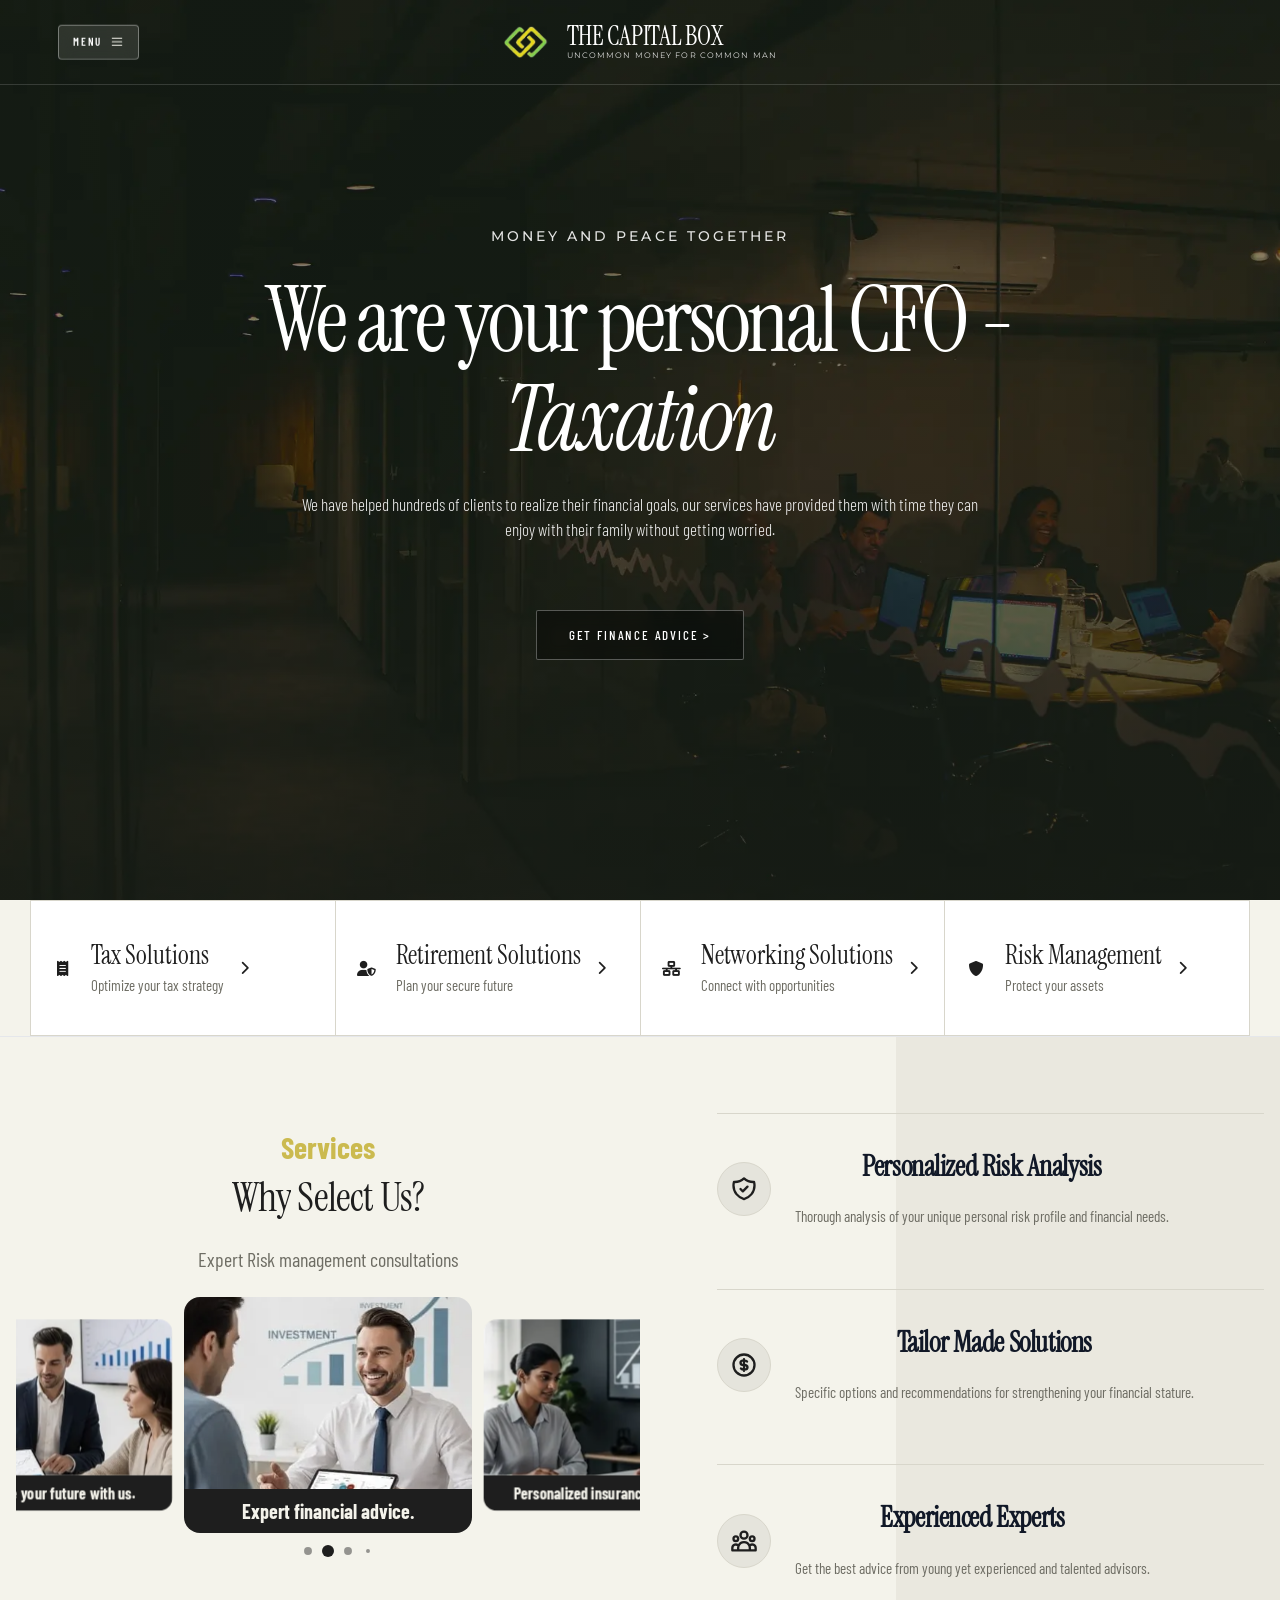
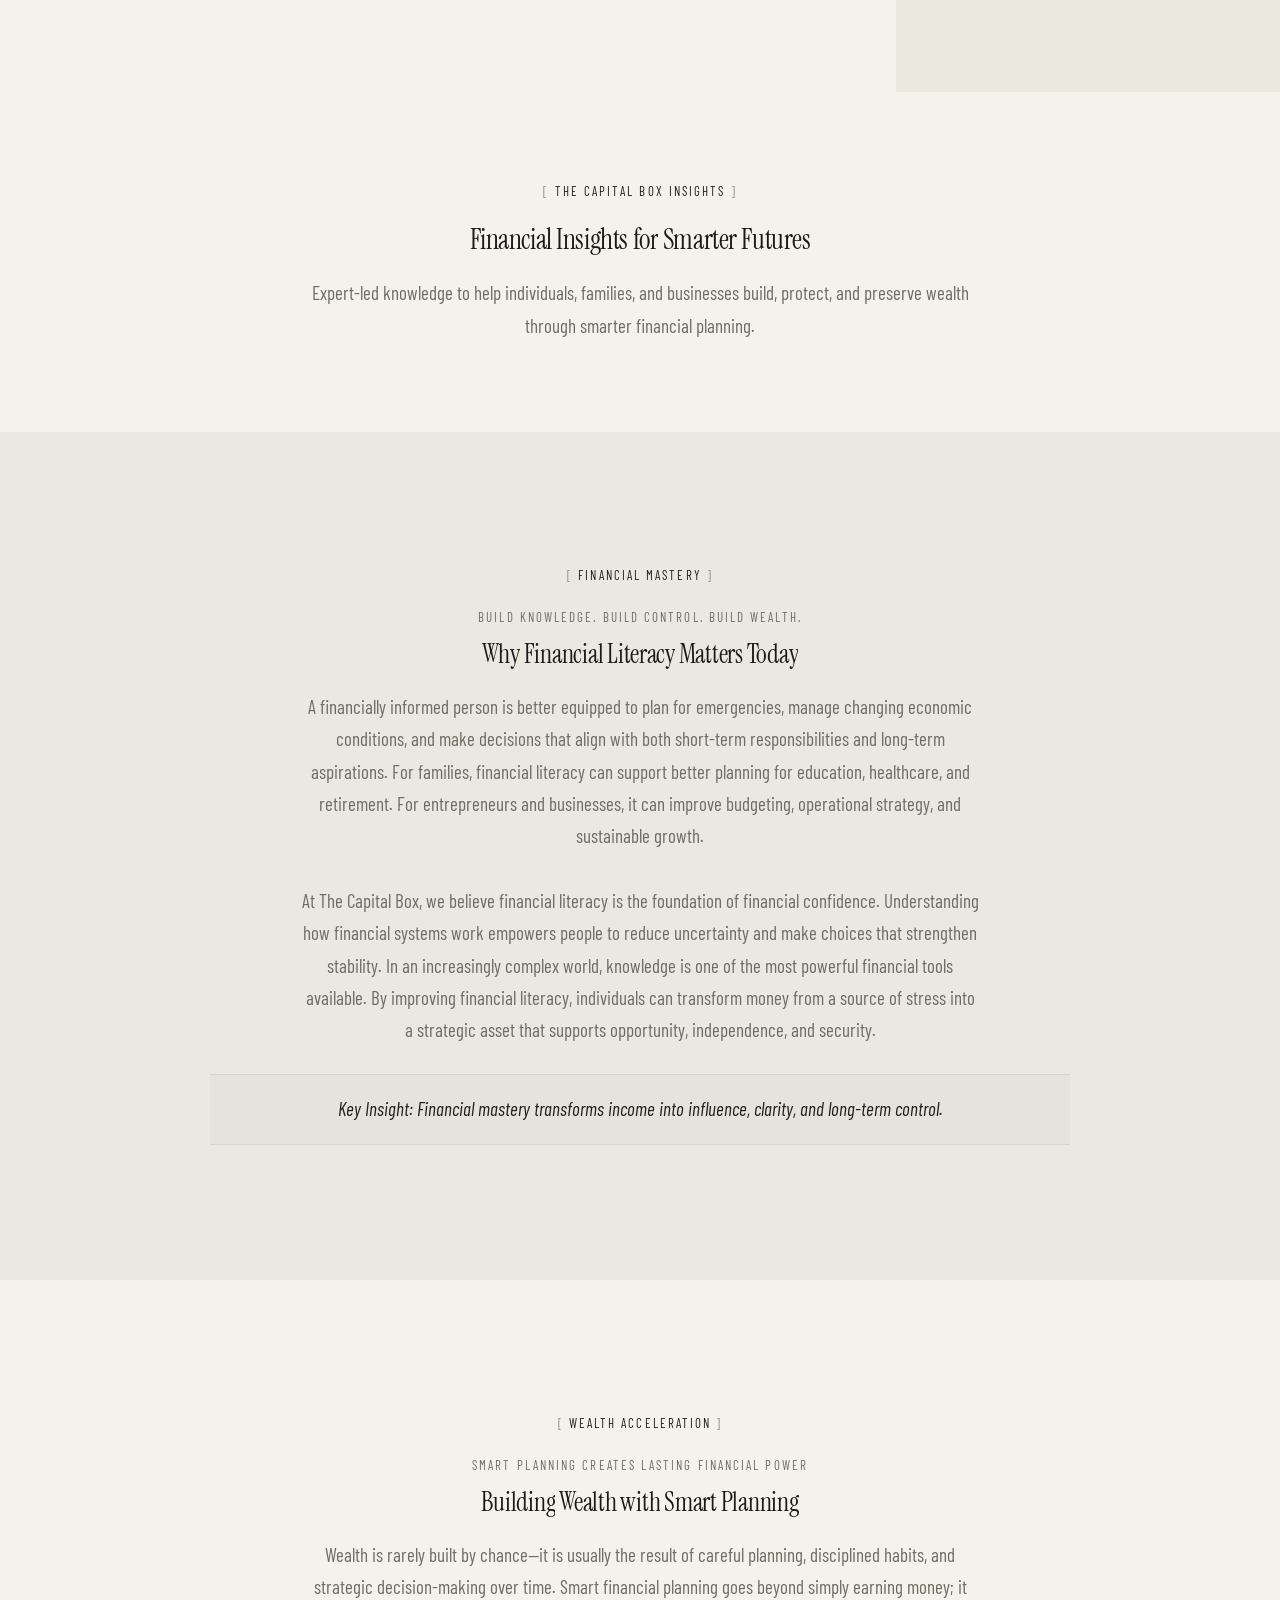
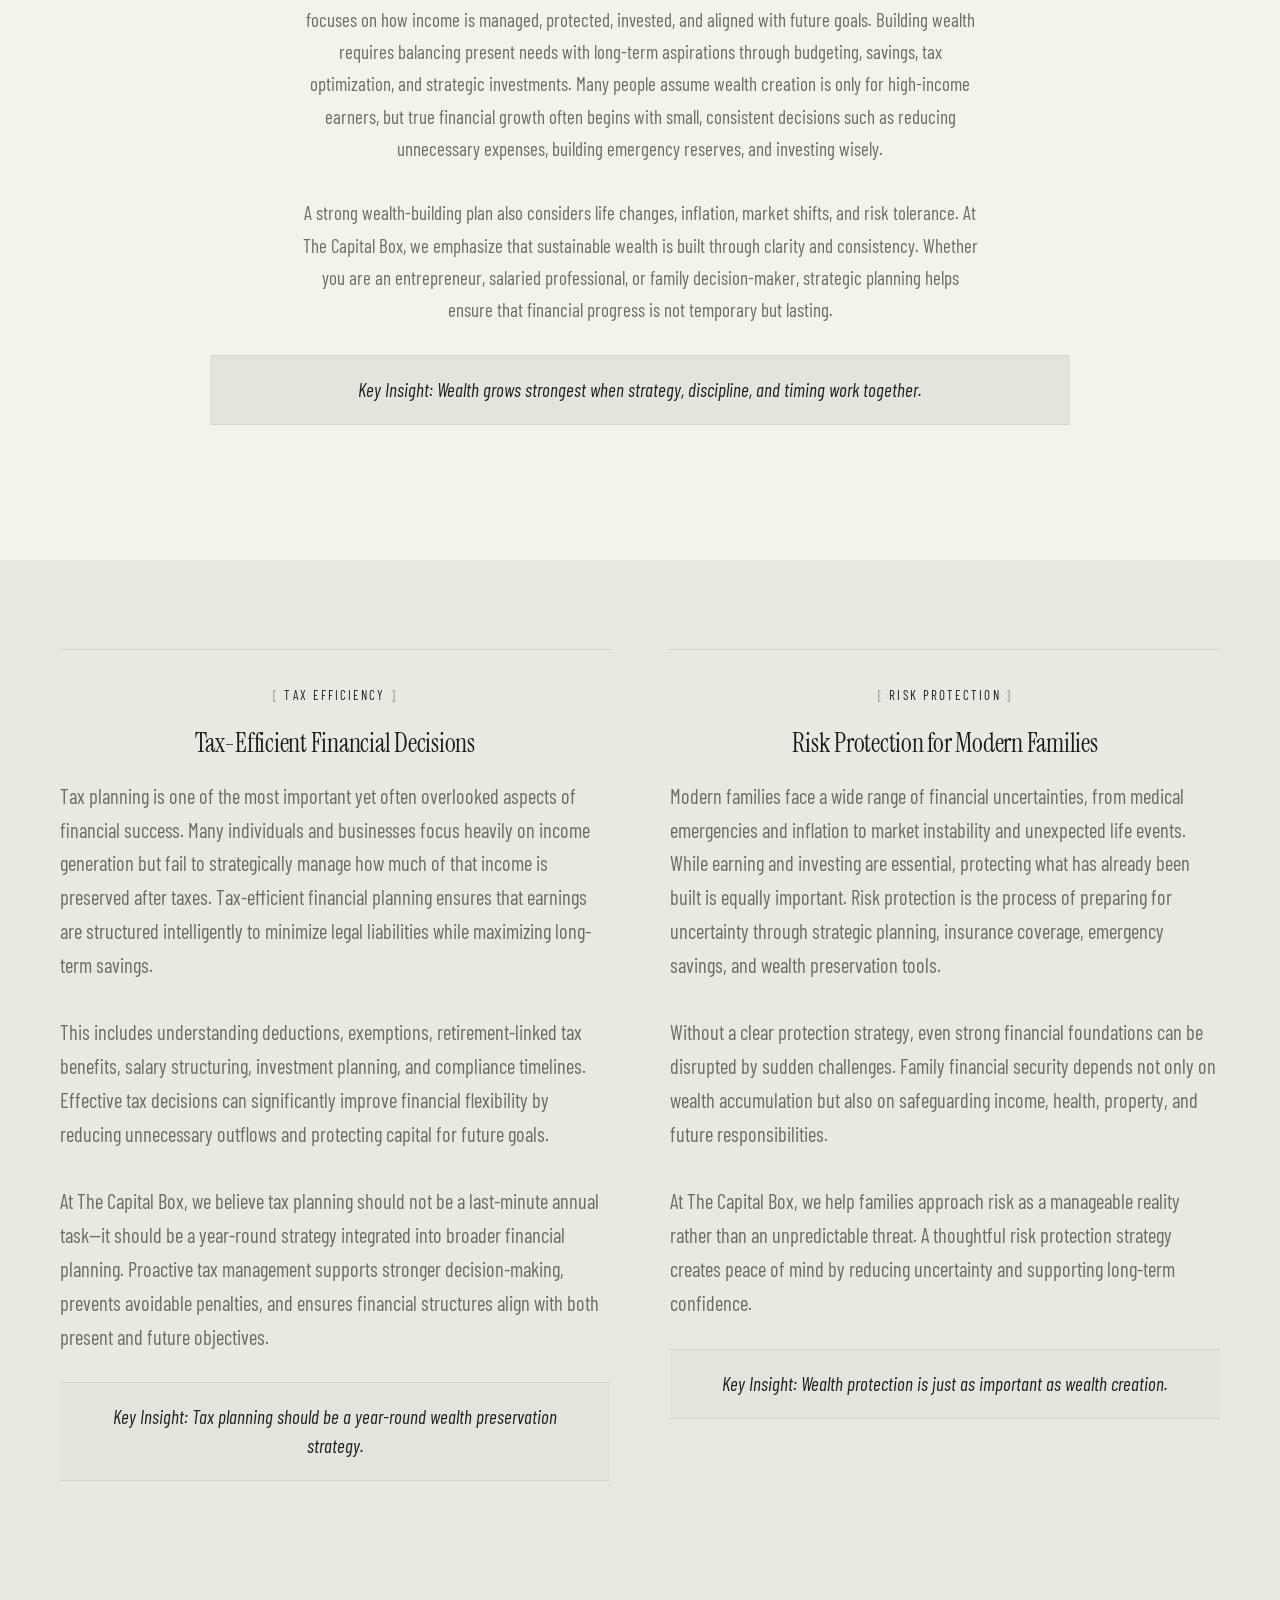
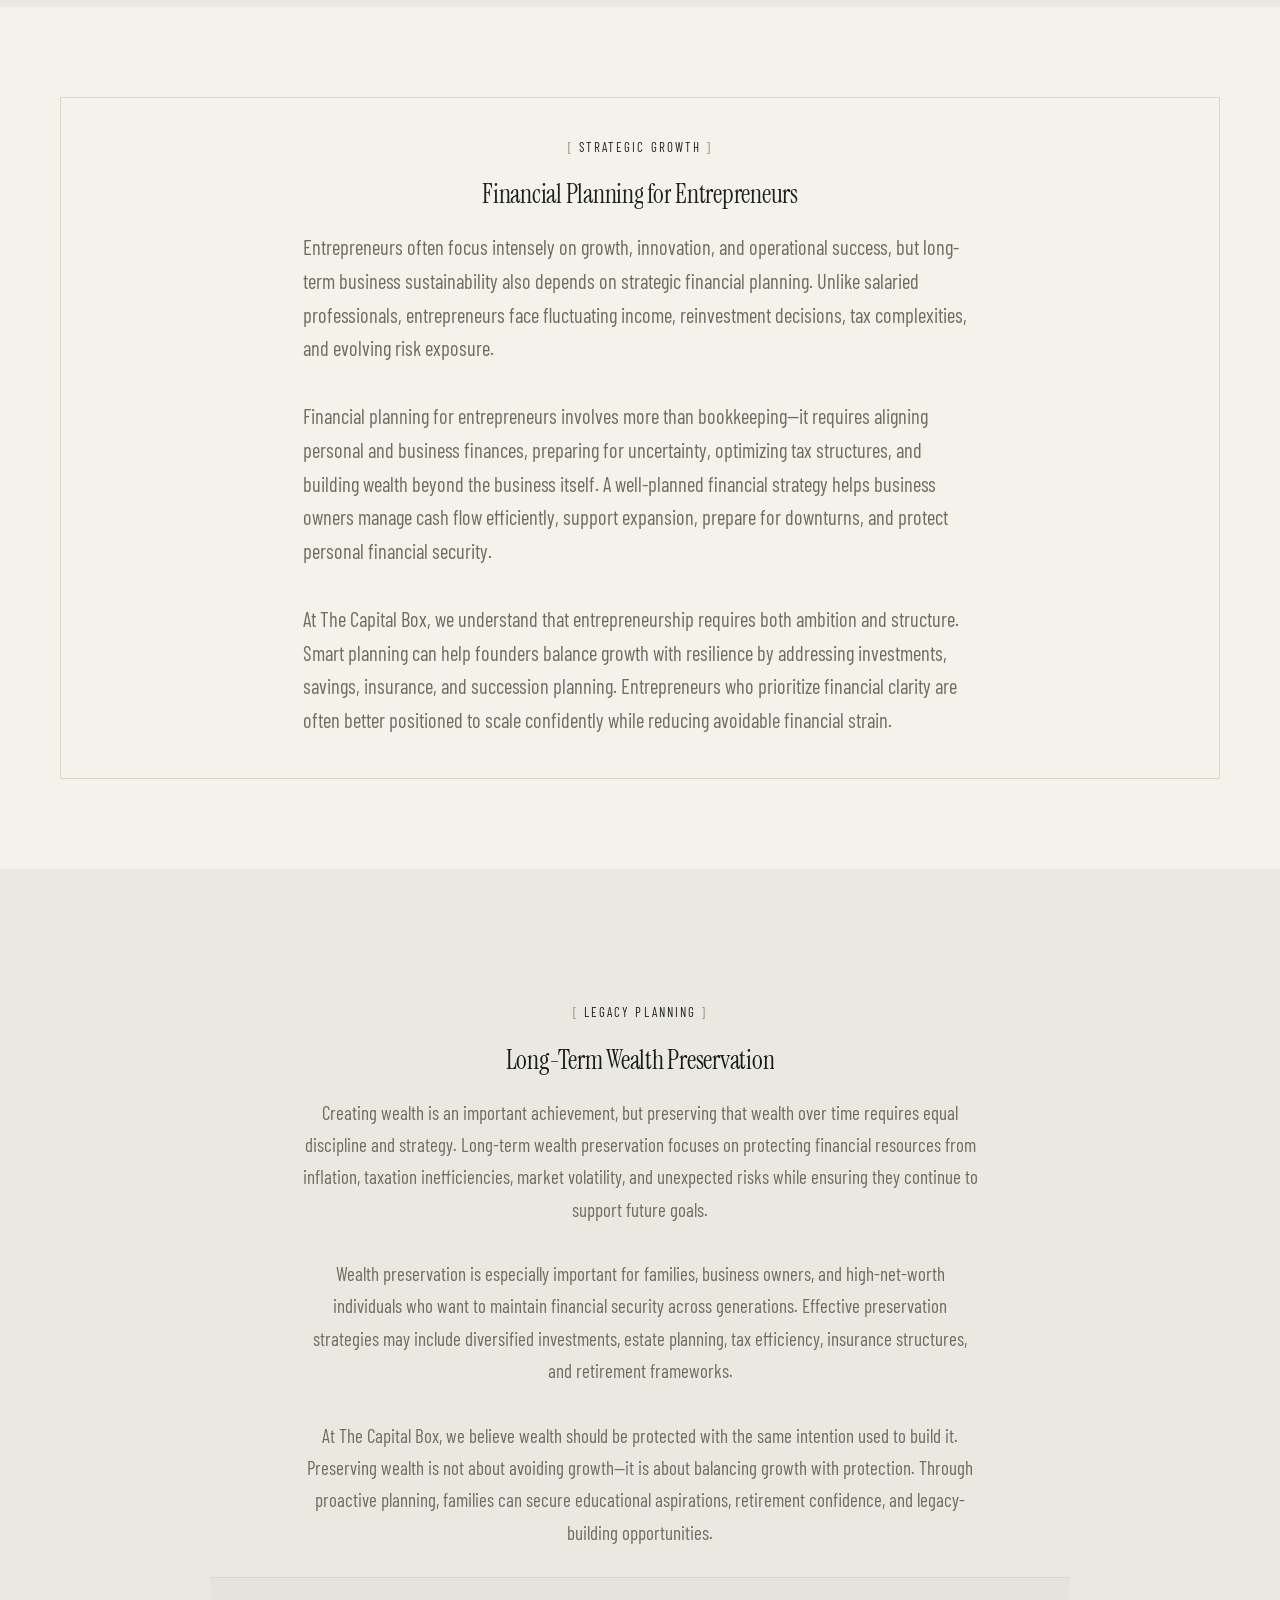
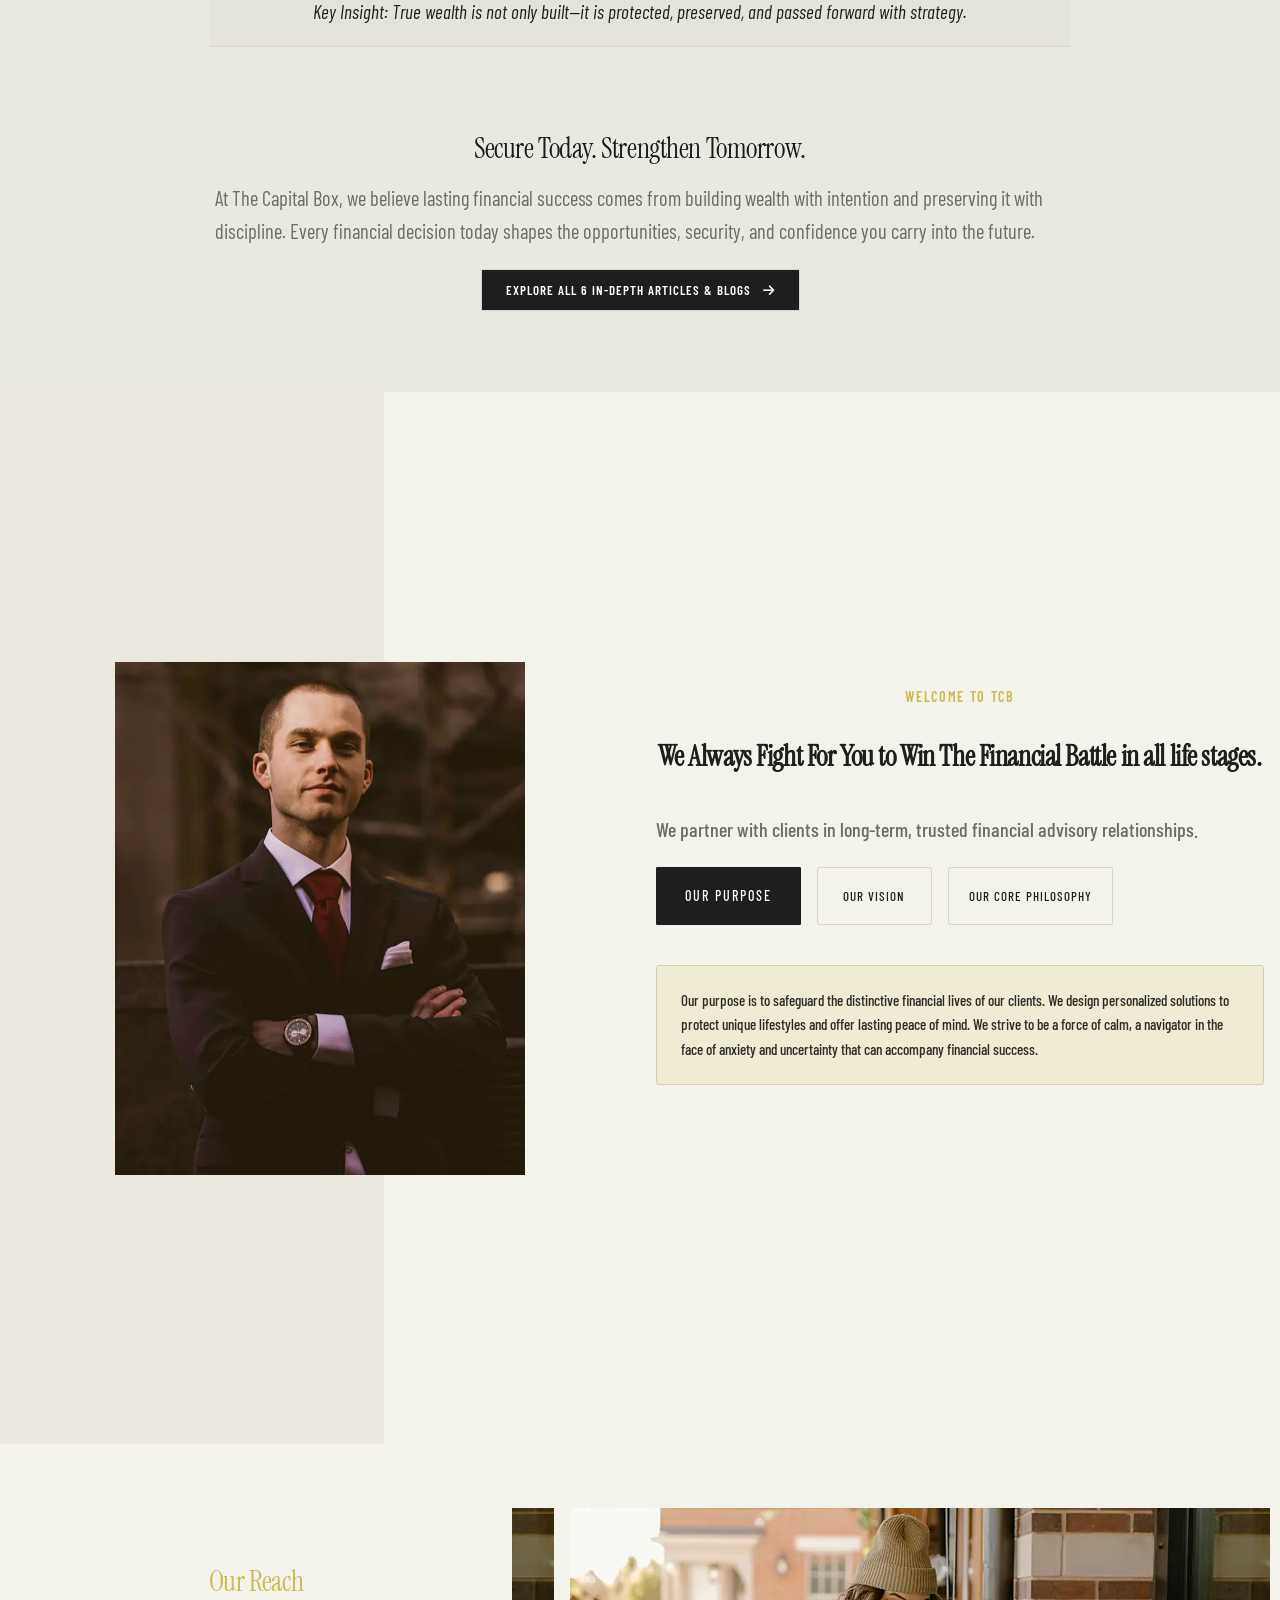
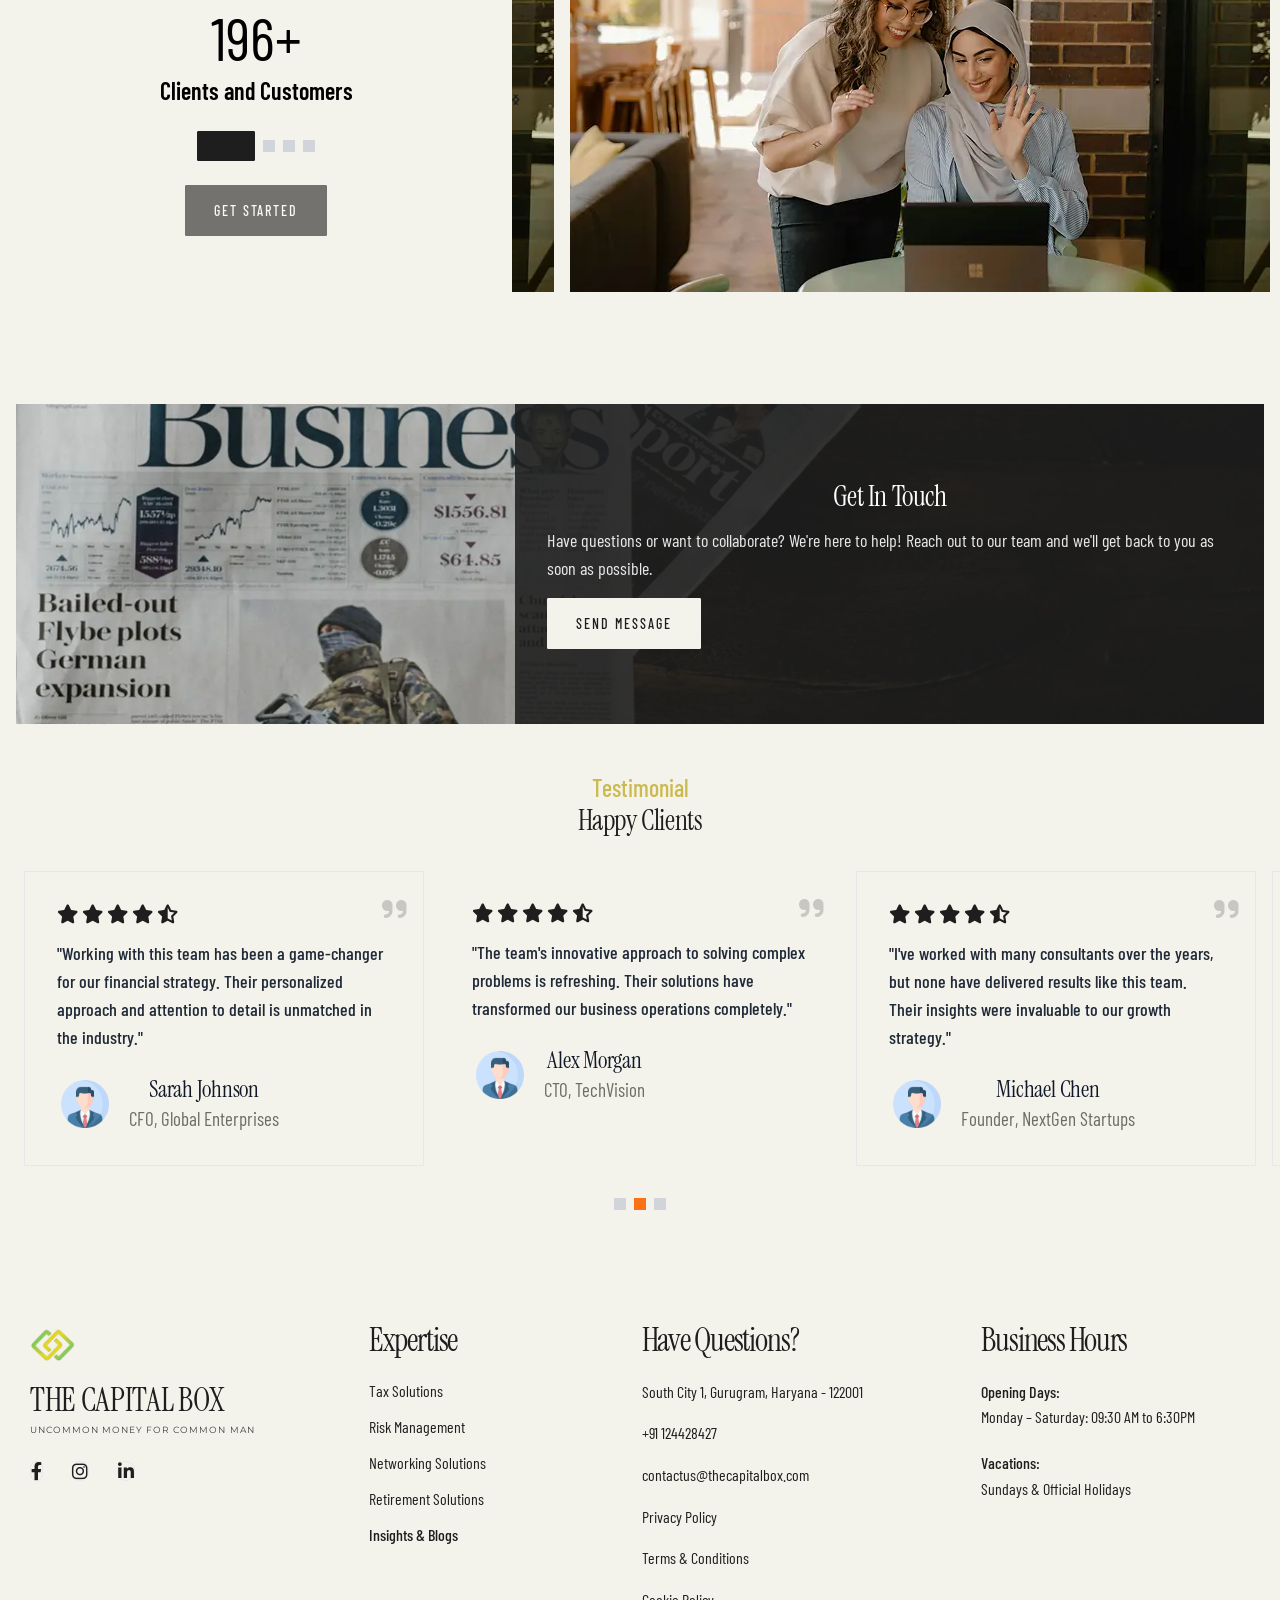
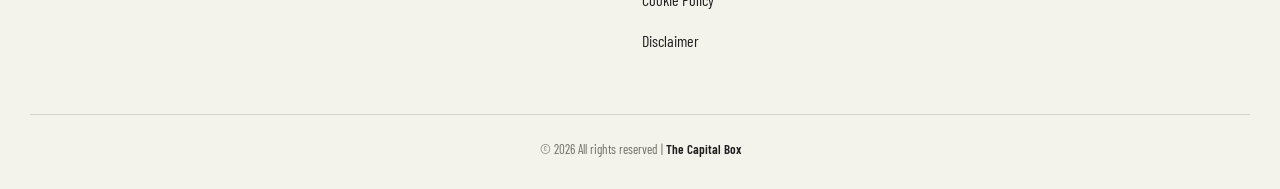
<file: public_html/index.html>
<!DOCTYPE html>
<html lang="en">
  <head>
      <script async src="https://pagead2.googlesyndication.com/pagead/js/adsbygoogle.js?client=ca-pub-6537490720599944"
     crossorigin="anonymous"></script>
      <!-- Google tag (gtag.js) -->
<script async src="https://www.googletagmanager.com/gtag/js?id=G-KRYCB19FX7"></script>
<script>
  window.dataLayer = window.dataLayer || [];
  function gtag(){dataLayer.push(arguments);}
  gtag('js', new Date());

  gtag('config', 'G-KRYCB19FX7');
</script>
    <meta charset="UTF-8" />
    <meta name="viewport" content="width=device-width, initial-scale=1" />
    <meta http-equiv="Content-Security-Policy" content="upgrade-insecure-requests">
    <meta
      name="description"
      content="We help families and businesses grow and protect their wealth with personalized financial solutions, expert guidance, and trusted support."
    />
    <meta
      name="keywords"
      content="thecapitalbox, the capital box, tax solutions, risk management consultation, financial consulting, risk management, portfolio management, niche financial services, wealth planning, financial products, business financial services, tax strategy, retirement planning"
    />
    <meta name="author" content="The Capital Box" />
    <meta name="publisher" content="The Capital Box" />
    <meta name="robots" content="index, follow" />
    <title>The Capital Box | Trusted Financial Services Partner</title>
    <!-- Preload essential resources for better performance -->
    <link rel="preload" href="styles.css" as="style" />
    <link rel="stylesheet" href="styles.css" />
    <link rel="stylesheet" href="global.css?v=3" />
    <!-- Preconnect to external domains for faster resource loading -->
    <link rel="preconnect" href="https://fonts.googleapis.com" />
    <link rel="preconnect" href="https://fonts.gstatic.com" crossorigin />
    
    
    <!-- Favicon with multiple sizes for better compatibility -->
    <link
      rel="icon"
      href="public/assets/logo-1.webp"
      type="image/png"
      sizes="32x32"
    />
    <link
      rel="icon"
      href="public/assets/logo-1.webp"
      type="image/png"
      sizes="16x16"
    />
    <!-- Web Fonts -->
    <link
      href="https://fonts.googleapis.com/css2?family=Montserrat:ital,wght@0,100..900;1,100..900&display=swap"
      rel="stylesheet"
    />
    <link
      rel="stylesheet"
      href="https://cdn.jsdelivr.net/npm/swiper@11/swiper-bundle.min.css"
    />
    <script src="https://cdn.jsdelivr.net/npm/swiper@11/swiper-bundle.min.js"></script>
    <link rel="canonical" href="https://www.thecapitalbox.com/" />
    <!-- Font Awesome for Icons -->
    <link
      rel="stylesheet"
      href="https://cdnjs.cloudflare.com/ajax/libs/font-awesome/6.0.0-beta3/css/all.min.css"
    />
    <!-- Open Graph Meta Tags for social sharing -->
    <meta
      property="og:title"
      content="The Capital Box | Financial Insights & Investment Strategies"
    />
    <meta
      property="og:description"
      content="Stay updated with the latest trends in capital markets, financial insights, and investment strategies."
    />
    <meta property="og:image" content="public/assets/logo-1.webp" />
    <meta property="og:url" content="https://www.thecapitalbox.com" />
    <meta property="og:type" content="website" />
    <!-- Twitter Card Meta Tags -->
    <meta
      name="twitter:title"
      content="The Capital Box | Trusted Financial Services Partner"
    />
    <meta
      name="twitter:description"
      content="Get the latest financial news, insights, and investment strategies from The Capital Box."
    />
    <meta name="twitter:image" content="public/assets/logo-1.webp" />
    <meta name="twitter:card" content="summary_large_image" />

    

    <script type="application/ld+json">
      {
        "@context": "https://schema.org",
        "@type": "Organization",
        "name": "The Capital Box",
        "url": "https://www.thecapitalbox.com",
        "description": "Your one-stop platform for financial insights and investment strategies."
      }
    </script>

    <meta name="google-site-verification" content="EwWbCvllE7eILC873ZeSIS3Y1x_ljD7HaHmv1XHxF_Q" />
    <link rel="stylesheet" href="editorial.css?v=45" />
    <link rel="stylesheet" href="mobile.css?v=6" />
    <style>
      .hero-section h1,
      .hero-section .hero-title,
      body .hero-section h1 {
        font-family: 'Instrument Serif', Georgia, serif !important;
        font-size: clamp(55px, 7vw, 100px) !important;
        line-height: 1.06 !important;
        font-weight: 400 !important;
        color: #ffffff !important;
        text-align: center !important;
        letter-spacing: -0.035em !important;
      }
      .hero-section h1 .hero-line-1,
      body .hero-section h1 .hero-line-1 {
        display: block !important;
        font-family: 'Instrument Serif', Georgia, serif !important;
        font-size: inherit !important;
        line-height: inherit !important;
        font-style: normal !important;
      }
      .hero-section h1 .hero-line-2,
      body .hero-section h1 .hero-line-2 {
        display: block !important;
        font-family: 'Instrument Serif', Georgia, serif !important;
        font-size: inherit !important;
        line-height: inherit !important;
        font-style: italic !important;
        color: #ffffff !important;
        margin-top: 4px !important;
      }
      button[type="submit"],
      #contact-form button[type="submit"],
      #form-container button[type="submit"] {
        background-color: #1e1e1e !important;
        color: #ffffff !important;
        border: 1px solid #1e1e1e !important;
      }
      footer h3,
      body footer h3,
      body footer :is(h2, h3, h4) {
        text-align: left !important;
        font-family: 'Instrument Serif', Georgia, serif !important;
        font-size: clamp(32px, 2.5vw, 42px) !important;
        font-weight: 400 !important;
        line-height: 1.15 !important;
        margin-bottom: 20px !important;
      }
    </style>
</head>
  <body>
    <div id="cb-loader" aria-hidden="true">
      <div class="cb-loader-brand"><img src="public/assets/logo-1.webp" alt="" /><span>THE CAPITAL BOX</span></div>
      <div class="cb-loader-gallery">
        <img src="public/assets/Home Carousel 1.webp" alt="" />
        <img src="public/assets/about-hero.webp" alt="" />
        <img src="public/assets/Home Carousel 3.webp" alt="" />
        <img src="public/assets/hero-img.webp" alt="" />
        <img src="public/assets/Home Carousel 4.webp" alt="" />
        <img src="public/assets/CONTACT.webp" alt="" />
        <img src="public/assets/SERVICES01.webp" alt="" />
      </div>
      <div class="cb-loader-caption">MONEY AND PEACE TOGETHER</div>
      <div class="cb-loader-bottom"><span>THE CAPITAL BOX</span><span id="cb-loader-count">00</span></div>
      <div class="cb-loader-track"><span></span></div>
    </div>

   
    <div
      id="loading-spinner"
      class="fixed inset-0 flex items-center justify-center bg-white z-50"
    >
      <div class="loader"></div>
    </div>
    
    <nav
      id="navbar"
      class="navbar fixed top-0 left-0 w-full z-50 py-4 md:px-6 transition-all duration-300"
    >
      <div class="mx-auto flex justify-between items-center px-2">
        <div class="flex items-center">
          <a href="/" class="text-white text-xl font-bold">
            <img
              src="public/assets/logo-1.webp"
              alt="The Capital Box Logo"
              class="h-8"
            />
          </a>
          <div class="flex flex-col ml-4 md:hidden lg:block">
            <p class="uppercase text-white text-md md:text-xl font-bold">
              The Capital Box
            </p>
            <p class="uppercase text-white text-xs md:text-base font-light">
              UNCOMMON MONEY FOR COMMON MAN
            </p>
          </div>
        </div>
        <div class="hidden md:flex items-center space-x-8">
          <a
            href="/"
            class="text-white hover:text-primary transition text-lg font-light uppercase"
            >Home</a
          >
          
          <div class="dropdown relative">
            <button
              class="text-white hover:text-primary transition flex items-center text-lg font-light uppercase"
              id="dropdownToggle"
            >
              Services
              <svg
                xmlns="http://www.w3.org/2000/svg"
                class="h-4 w-4 ml-1"
                fill="none"
                viewBox="0 0 24 24"
                stroke="currentColor"
              >
                <path
                  stroke-linecap="round"
                  stroke-linejoin="round"
                  stroke-width="2"
                  d="M19 9l-7 7-7-7"
                />
              </svg>
            </button>
            <div class="dropdown-menu bg-white rounded shadow-lg mt-2 w-56">
              <div class="py-2">
                <a
                  href="./taxsolution.html"
                  class="block px-4 py-2 hover:bg-gray-100 hover:text-primary text-gray-700"
                  >Tax Solutions</a
                >
                <a
                  href="./retirementsolutions.html"
                  class="block px-4 py-2 hover:bg-gray-100 hover:text-primary text-gray-700"
                  >Retirement Solutions</a
                >
                <a
                  href="./networksolution.html"
                  class="block px-4 py-2 hover:bg-gray-100 hover:text-primary text-gray-700"
                  >Networking Solutions
                </a>
                <a
                  href="./riskmanagement.html"
                  class="block px-4 py-2 hover:bg-gray-100 hover:text-primary text-gray-700"
                  >Risk Management</a
                >
              </div>
            </div>
          </div>
          <a
            href="./about.html"
            class="text-white hover:text-primary transition text-lg font-light uppercase"
            >About</a
          >
          <a
            href="./blogs.html"
            class="text-white hover:text-primary transition text-lg font-light uppercase"
            >Blogs</a
          >
          <a
            href="./contact.html"
            class="text-white hover:text-primary transition text-lg font-light uppercase"
            >Contact</a
          >
          <a
            href="./careers.html"
            class="text-white transition text-xl uppercase font-light border border-primary rounded-lg px-4 py-2 hover:bg-[#CBBA4F] hover:text-white hover:font-normal"
            >Careers</a
          >
        </div>
        
        <div class="md:hidden">
          <button id="mobile-menu-button" class="text-white">
           
            <svg
              id="hamburger-icon"
              xmlns="http://www.w3.org/2000/svg"
              class="h-6 w-6"
              fill="none"
              viewBox="0 0 24 24"
              stroke="currentColor"
            >
              <path
                stroke-linecap="round"
                stroke-linejoin="round"
                stroke-width="2"
                d="M4 6h16M4 12h16M4 18h16"
              />
            </svg>
            
            <svg
              id="close-icon"
              class="h-6 w-6 hidden"
              xmlns="http://www.w3.org/2000/svg"
              fill="none"
              viewBox="0 0 24 24"
              stroke="currentColor"
            >
              <path
                stroke-linecap="round"
                stroke-linejoin="round"
                stroke-width="2"
                d="M6 18L18 6M6 6l12 12"
              />
            </svg>
          </button>
        </div>
      </div>
      
      <div
        id="mobile-menu"
        class="hidden md:hidden bg-navColor bg-opacity-40 mt-4 py-2"
      >
        <a
          href="/"
          class="block px-6 py-2 text-white hover:bg-primary"
          >Home</a
        >
        <div class="relative">
          <button
            id="mobile-dropdown-button"
            class="w-full text-left px-6 py-2 text-white hover:bg-primary flex justify-between items-center"
          >
            Services
            <svg
              xmlns="http://www.w3.org/2000/svg"
              class="h-4 w-4"
              fill="none"
              viewBox="0 0 24 24"
              stroke="currentColor"
            >
              <path
                stroke-linecap="round"
                stroke-linejoin="round"
                stroke-width="2"
                d="M19 9l-7 7-7-7"
              />
            </svg>
          </button>
          <div
            id="mobile-dropdown"
            class="hidden bg-[#1F2937] rounded-lg mx-4 my-2"
          >
            <a
              href="./taxsolution.html"
              class="block px-6 py-2 text-white hover:bg-primary rounded-t-lg"
              >Tax Solutions</a
            >
            <a
              href="./retirementsolutions.html"
              class="block px-6 py-2 text-white hover:bg-primary"
              >Retirement Solutions</a
            >
            <a
              href="./networksolution.html"
              class="block px-6 py-2 text-white hover:bg-primary rounded-b-lg"
              >Networking Solutions</a
            >
            <a
              href="./riskmanagement.html"
              class="block px-6 py-2 text-white hover:bg-primary rounded-b-lg"
              >Risk Management</a
            >
          </div>
        </div>
        <a
          href="./about.html"
          class="block px-6 py-2 text-white hover:bg-primary"
          >About</a
        >
        <a
          href="./blogs.html"
          class="block px-6 py-2 text-white hover:bg-primary"
          >Blogs</a
        >
        <a
          href="./contact.html"
          class="block px-6 py-2 text-white hover:bg-primary"
          >Contact</a
        >
        <a
          href="./careers.html"
          class="block px-6 py-2 text-white hover:bg-primary"
          >Careers</a
        >
      </div>
    </nav>
    <main>
      <!-- Hero Section -->
      <!-- Hero Section -->
      <div
        class="hero-section relative w-full flex flex-col items-center justify-center min-h-screen h-screen"
        style="
          background-image: url('public/assets/hero-img.webp');
          background-size: cover;
          background-position: center;
        "
      >
        <!-- Overlay for better text readability -->
        <div
          class="absolute inset-0 bg-black/40"
        ></div>
        <!-- Hero Content -->
        <div
          class="relative container px-4 py-12 z-10 w-full max-w-6xl flex flex-col justify-center items-center text-center mx-auto"
        >
          <div class="w-full max-w-6xl mx-auto text-center flex flex-col items-center">
            <p class="hero-eyebrow text-xs sm:text-sm md:text-base uppercase tracking-[0.22em] text-white/90 mb-4 md:mb-6 text-center font-medium" style="letter-spacing: 0.22em; font-family: 'Montserrat', 'Barlow Condensed', sans-serif; margin-top: 48px; padding-top: 20px;">
              MONEY AND PEACE TOGETHER
            </p>
            <h1
              class="hero-title text-center text-white mb-6"
              style="font-family: 'Instrument Serif', Georgia, serif; font-size: clamp(55px, 7vw, 100px); line-height: 1.06; font-weight: 400; letter-spacing: -0.035em;"
            >
              <span class="hero-line-1" style="display: block; font-style: normal; font-size: inherit; line-height: inherit;">We are your personal CFO -</span>
              <span class="hero-line-2 italic block mt-1 text-white" style="font-style: italic; color: #ffffff; font-size: inherit; line-height: inherit;">Taxation</span>
            </h1>
            <p class="hero-desc text-white/90 text-center font-light leading-relaxed mx-auto mb-8" style="font-size: clamp(17px, 1.35vw, 21px); max-width: 680px; line-height: 1.45; font-family: 'Barlow Condensed', Arial, sans-serif; margin-bottom: 36px !important;">
              We have helped hundreds of clients to realize their financial goals, our<br class="hidden sm:inline"> services have provided them with time they can enjoy with their family<br class="hidden sm:inline"> without getting worried.
            </p>
            <div class="hero-cta-wrap mt-8 mb-4 text-center w-full flex justify-center" style="margin-top: 32px !important;">
              <a
                href="./contact.html"
                class="inline-block bg-black/35 hover:bg-white/20 text-white border border-white/30 hover:border-white px-7 py-3.5 md:px-8 md:py-3.5 rounded-sm font-medium tracking-widest text-xs md:text-sm uppercase transition duration-300 backdrop-blur-md text-center"
                style="letter-spacing: 0.14em;"
              >
                GET FINANCE ADVICE &gt;
              </a>
            </div>
          </div>
        </div>
      </div>
      <!-- End of Hero Section -->

      <!-- 4 Services Strip Bar -->
      <div class="w-full relative z-10 service-box-container bg-white border-b border-gray-200">
        <div class="max-w-[1440px] mx-auto">
          <div class="grid grid-cols-1 sm:grid-cols-2 lg:grid-cols-4">
            <!-- Tax Solutions -->
            <a
              href="./taxsolution.html"
              class="group flex items-center gap-4 bg-white px-6 py-8 transition-colors duration-200 border-r border-b lg:border-b-0 border-gray-200 cursor-pointer"
            >
              <div class="flex items-center justify-center w-8 h-8 flex-shrink-0">
                <i class="fas fa-receipt text-base"></i>
              </div>
              <div class="flex-1 min-w-0">
                <span class="font-normal text-xl lg:text-2xl block truncate">Tax Solutions</span>
                <p class="text-xs sm:text-sm text-gray-500 mt-1 truncate">Optimize your tax strategy</p>
              </div>
              <i class="fas fa-chevron-right ml-2 text-xs"></i>
            </a>
            <!-- Retirement Solutions -->
            <a
              href="./retirementsolutions.html"
              class="group flex items-center gap-4 bg-white px-6 py-8 transition-colors duration-200 border-r border-b lg:border-b-0 border-gray-200 cursor-pointer"
            >
              <div class="flex items-center justify-center w-8 h-8 flex-shrink-0">
                <i class="fas fa-user-shield text-base"></i>
              </div>
              <div class="flex-1 min-w-0">
                <span class="font-normal text-xl lg:text-2xl block truncate">Retirement Solutions</span>
                <p class="text-xs sm:text-sm text-gray-500 mt-1 truncate">Plan your secure future</p>
              </div>
              <i class="fas fa-chevron-right ml-2 text-xs"></i>
            </a>
            <!-- Networking Solutions -->
            <a
              href="./networksolution.html"
              class="group flex items-center gap-4 bg-white px-6 py-8 transition-colors duration-200 border-r border-b sm:border-b-0 border-gray-200 cursor-pointer"
            >
              <div class="flex items-center justify-center w-8 h-8 flex-shrink-0">
                <i class="fas fa-network-wired text-base"></i>
              </div>
              <div class="flex-1 min-w-0">
                <span class="font-normal text-xl lg:text-2xl block truncate">Networking Solutions</span>
                <p class="text-xs sm:text-sm text-gray-500 mt-1 truncate">Connect with opportunities</p>
              </div>
              <i class="fas fa-chevron-right ml-2 text-xs"></i>
            </a>
            <!-- Risk Management -->
            <a
              href="./riskmanagement.html"
              class="group flex items-center gap-4 bg-white px-6 py-8 transition-colors duration-200 cursor-pointer"
            >
              <div class="flex items-center justify-center w-8 h-8 flex-shrink-0">
                <i class="fas fa-shield-alt text-base"></i>
              </div>
              <div class="flex-1 min-w-0">
                <span class="font-normal text-xl lg:text-2xl block truncate">Risk Management</span>
                <p class="text-xs sm:text-sm text-gray-500 mt-1 truncate">Protect your assets</p>
              </div>
              <i class="fas fa-chevron-right ml-2 text-xs"></i>
            </a>
          </div>
        </div>
      </div>
      <!-- End of Hero Section -->
      <!-- Services Why select us Section -->
      <div
        class="w-full h-full md:w-full relative py-4 sm:text-sm md:text-xl lg:text-lg xl:text-xl overflow-hidden"
      >
        <div
          class="hidden md:block bg-primary absolute right-0 top-0 h-full w-[30vw]"
          style="width: 30vw; z-index: 0;"
        ></div>
        <div
          class="container mx-auto px-4 w-full flex flex-col md:flex-row justify-between items-stretch md:items-center gap-8 md:gap-12 lg:gap-16 xl:gap-20 py-6 md:py-12 relative z-10"
        >
          <div class="flex flex-col gap-2 w-full md:w-1/2 my-2 text-center">
            <!-- Text shifted up with mt-0 mb-4 -->
            <p class="text-2xl lg:text-3xl font-bold text-primary mt-2 mb-0 text-center">
              Services
            </p>
            <h2 class="text-2xl lg:text-5xl font-bold mt-0 mb-1 text-center">
              Why Select Us?
            </h2>
            <p class="text-lg md:text-xl font-normal text-gray-500 mt-0 mb-4 text-center">
              Expert Risk management consultations
            </p>
            <!-- Carousel START -->
            <div class="w-full mb-4 relative">
              <div class="swiper mySwiper rounded-2xl overflow-hidden">
                <div class="swiper-wrapper">
                  <!-- Slide 1 -->
                  <div class="swiper-slide">
                    <div
                      class="flex flex-col transform transition duration-500 hover:-translate-y-2"
                    >
                      <img
                        src="public/assets/Home Carousel 1.webp"
                        class="w-full h-48 md:h-64 lg:h-72 object-cover"
                        alt="Secure your future with us"
                      />
                      <div
                        class="text-center bg-primary text-white bg-opacity-90 px-3 py-2 font-bold text-lg md:text-xl tracking-wide rounded-b-xl shadow-inner"
                      >
                        Secure your future with us.
                      </div>
                    </div>
                  </div>
                  <!-- Slide 2 -->
                  <div class="swiper-slide">
                    <div
                      class="flex flex-col transform transition duration-500 hover:-translate-y-2"
                    >
                      <img
                        src="public/assets/Home Carousel  2.webp"
                        class="w-full h-48 md:h-64 lg:h-72 object-cover"
                        alt="Expert financial advice"
                      />
                      <div
                        class="text-center bg-primary text-white bg-opacity-90 px-3 py-2 font-bold text-lg md:text-xl tracking-wide rounded-b-xl shadow-inner"
                      >
                        Expert financial advice.
                      </div>
                    </div>
                  </div>
                  <!-- Slide 3 -->
                  <div class="swiper-slide">
                    <div
                      class="flex flex-col transform transition duration-500 hover:-translate-y-2"
                    >
                      <img
                        src="public/assets/Home Carousel 3.webp"
                        class="w-full h-48 md:h-64 lg:h-72 object-cover"
                        alt="Personalized insurance plans"
                      />
                      <div
                        class="text-center bg-primary text-white bg-opacity-90 px-3 py-2 font-bold text-lg md:text-xl tracking-wide rounded-b-xl shadow-inner"
                      >
                        Personalized insurance plans.
                      </div>
                    </div>
                  </div>
                  <!-- Slide 4 -->
                  <div class="swiper-slide">
                    <div
                      class="flex flex-col transform transition duration-500 hover:-translate-y-2"
                    >
                      <img
                        src="public/assets/Home Carousel 4.webp"
                        class="w-full h-48 md:h-64 lg:h-72 object-cover"
                        alt="Minimize your tax burden"
                      />
                      <div
                        class="text-center bg-primary text-white bg-opacity-90 px-3 py-2 font-bold text-lg md:text-xl tracking-wide rounded-b-xl shadow-inner"
                      >
                        Minimize your tax burden.
                      </div>
                    </div>
                  </div>
                </div>
              </div>
              <!-- Pagination -->
              <div class="swiper-pagination relative mt-2"></div>
            </div>
            <!-- Carousel Swiper JS -->
            <script src="https://cdn.jsdelivr.net/npm/swiper@11/swiper-bundle.min.js"></script>
            <script>
              var swiper = new Swiper(".mySwiper", {
                loop: true,
                centeredSlides: true,
                slidesPerView: 1,
                spaceBetween: 24,
                effect: "coverflow",
                coverflowEffect: {
                  rotate: 0,
                  stretch: 0,
                  depth: 120,
                  modifier: 2,
                  slideShadows: false,
                },
                autoplay: {
                  delay: 3000,
                  disableOnInteraction: false,
                },
                pagination: {
                  el: ".swiper-pagination",
                  clickable: true,
                  dynamicBullets: true,
                },
                breakpoints: {
                  640: { slidesPerView: 1.2, spaceBetween: 32 },
                  900: { slidesPerView: 1.5, spaceBetween: 40 },
                  1200: { slidesPerView: 2, spaceBetween: 48 },
                },
              });
            </script>
            <!-- Carousel Custom CSS -->
            <style>
              .swiper-slide {
                border-radius: 1rem;
                overflow: hidden;
                display: flex;
                flex-direction: column;
                justify-content: flex-end;
                transition: box-shadow 0.3s;
              }

              .swiper-pagination {
                position: relative;
                margin-top: 18px;
                text-align: center;
              }

              .swiper-pagination-bullet {
                background: #1e1e1e;
                opacity: 0.6;
                width: 12px;
                height: 12px;
                margin: 0 4px !important;
                border-radius: 50%;
              }

              .swiper-pagination-bullet-active {
                opacity: 1;
                background: #1e1e1e;
              }
            </style>
            
            <style>
            .tcb-article-section{padding:70px 0;}
            .tcb-light{background:#f4f3eb;}
            .tcb-white{background:#ffffff;}
            .tcb-dark{background:#111827;color:#fff;}
            .tcb-container{max-width:1200px;margin:auto;padding:0 20px;}
            .tcb-title{font-size:36px;font-weight:700;color:#1a1a1a;margin-bottom:20px;line-height:1.3;text-align:center;}
            .tcb-dark .tcb-title{color:#1e1e1e;}
            .tcb-subtitle{font-size:14px;color:#1e1e1e;font-weight:700;letter-spacing:1px;text-transform:uppercase;margin-bottom:12px;text-align:center;}
            .tcb-text{font-size:16px;line-height:1.9;color:#444;text-align:left;}
            .tcb-dark .tcb-text{color:#f3f4f6;}
            .tcb-grid{display:grid;grid-template-columns:repeat(2,1fr);gap:30px;}
            .tcb-card{background:#fff;padding:35px;border-radius:14px;box-shadow:0 8px 24px rgba(0,0,0,0.08);border-top:4px solid #1e1e1e;}
            .tcb-card .tcb-title{text-align:center;font-size:28px;}
            .tcb-section-pop .tcb-title{text-align:center;}
            .tcb-featured{
            background:linear-gradient(135deg, #111827 0%, #1f2937 100%);
            color:#fff;
            padding:45px;
            border-radius:20px;
            border-top:4px solid #1e1e1e;
            box-shadow:0 12px 32px rgba(0,0,0,0.12);
            position:relative;
            overflow:hidden;
            }
            .tcb-featured .tcb-title{color:#1e1e1e;text-align:center;}
            .tcb-featured .tcb-text{color:#f3f4f6;}
            .tcb-badge{
            display:table;
            margin:0 auto 16px auto;
            background:#1e1e1e;
            color:#111;
            padding:7px 18px;
            font-size:13px;
            font-weight:700;
            border-radius:30px;
            letter-spacing:0.5px;
            text-align:center;
            }
            .tcb-divider{
            width:80px;
            height:4px;
            background:#1e1e1e;
            margin:25px auto;
            border-radius:999px;
            }
            .tcb-section-pop{
            background:#ffffff;
            border-top:4px solid #1e1e1e;
            box-shadow:0 8px 24px rgba(0,0,0,0.08);
            border-radius:14px;
            padding:45px;
            }
            .tcb-mini-note{
            margin-top:22px;
            padding:16px 20px;
            background:#e5e4dc;
            border-left:4px solid #1e1e1e;
            font-style:italic;
            border-radius:0 8px 8px 0;
            text-align:left;
            }
            .tcb-closing-block{text-align:center;margin-top:40px;}
            .tcb-closing-block h3{font-size:28px;color:#1a1a1a;font-weight:700;margin-bottom:15px;text-align:center;}
            @media(max-width:768px){
            .tcb-article-section{padding:36px 0;}
            .tcb-container{padding:0 16px;}
            .tcb-grid{grid-template-columns:1fr;gap:20px;}
            .tcb-card{padding:24px 18px;border-radius:12px;border-top:4px solid #1e1e1e;}
            .tcb-card .tcb-title{font-size:22px;margin-bottom:14px;text-align:center;}
            .tcb-section-pop{padding:24px 18px;border-radius:12px;border-top:4px solid #1e1e1e;border-left:none;}
            .tcb-featured{padding:26px 18px;border-radius:18px;border-top:4px solid #1e1e1e;}
            .tcb-title{font-size:24px;line-height:1.35;margin-bottom:16px;text-align:center;}
            .tcb-subtitle{font-size:13px;text-align:center;}
            .tcb-text{font-size:15px;line-height:1.8;text-align:left;}
            .tcb-mini-note{padding:12px 14px;font-size:14px;margin-top:16px;}
            .tcb-closing-block{text-align:center;margin-top:25px;}
            .tcb-closing-block h3{font-size:22px;text-align:center;}
            .tcb-closing-block .tcb-text{text-align:center;}
            }
            </style>
            
            <!-- Carousel  END -->
          </div>
          <!-- Cards Column -->
          <div class="space-y-6 w-full md:w-1/2 flex flex-col items-stretch md:items-end md:pl-6 lg:pl-10">
            <!-- Service Card 1 -->
            <div
              class="service-card border-2 border-primary rounded-2xl transform transition duration-500 hover:-translate-y-2 bg-white"
            >
              <div class="shrink-0">
                <div class="service-icon-circle">
                  <svg
                    xmlns="http://www.w3.org/2000/svg"
                    class="h-7 w-7 text-white"
                    fill="none"
                    viewBox="0 0 24 24"
                    stroke="currentColor"
                  >
                    <path
                      stroke-linecap="round"
                      stroke-linejoin="round"
                      stroke-width="2"
                      d="M9 12l2 2 4-4m5.618-4.016A11.955 11.955 0 0112 2.944a11.955 11.955 0 01-8.618 3.04A12.02 12.02 0 003 9c0 5.591 3.824 10.29 9 11.622 5.176-1.332 9-6.03 9-11.622 0-1.042-.133-2.052-.382-3.016z"
                    />
                  </svg>
                </div>
              </div>
              <div class="flex-1 min-w-0">
                <h3 class="font-bold leading-snug text-black">
                  Personalized Risk Analysis
                </h3>
                <p class="leading-relaxed">
                  Thorough analysis of your unique personal risk profile and
                  financial needs.
                </p>
              </div>
            </div>
            <!-- Service Card 2 -->
            <div
              class="service-card border-2 border-primary rounded-2xl transform transition duration-500 hover:-translate-y-2 bg-white"
            >
              <div class="shrink-0">
                <div class="service-icon-circle">
                  <svg
                    xmlns="http://www.w3.org/2000/svg"
                    class="h-7 w-7 text-white"
                    fill="none"
                    viewBox="0 0 24 24"
                    stroke="currentColor"
                  >
                    <path
                      stroke-linecap="round"
                      stroke-linejoin="round"
                      stroke-width="2"
                      d="M12 8c-1.657 0-3 .895-3 2s1.343 2 3 2 3 .895 3 2-1.343 2-3 2m0-8c1.11 0 2.08.402 2.599 1M12 8V7m0 1v8m0 0v1m0-1c-1.11 0-2.08-.402-2.599-1M21 12a9 9 0 11-18 0 9 9 0 0118 0z"
                    />
                  </svg>
                </div>
              </div>
              <div class="flex-1 min-w-0">
                <h3 class="font-bold leading-snug text-black">
                  Tailor Made Solutions
                </h3>
                <p class="leading-relaxed">
                  Specific options and recommendations for strengthening your
                  financial stature.
                </p>
              </div>
            </div>
            <!-- Service Card 3 -->
            <div
              class="service-card border-2 border-primary rounded-2xl transform transition duration-500 hover:-translate-y-2 bg-white"
            >
              <div class="shrink-0">
                <div class="service-icon-circle">
                  <svg
                    xmlns="http://www.w3.org/2000/svg"
                    class="h-7 w-7 text-white"
                    fill="none"
                    viewBox="0 0 24 24"
                    stroke="currentColor"
                  >
                    <path
                      stroke-linecap="round"
                      stroke-linejoin="round"
                      stroke-width="2"
                      d="M17 20h5v-2a3 3 0 00-5.356-1.857M17 20H7m10 0v-2c0-.656-.126-1.283-.356-1.857M7 20H2v-2a3 3 0 015.356-1.857M7 20v-2c0-.656.126-1.283.356-1.857m0 0a5.002 5.002 0 019.288 0M15 7a3 3 0 11-6 0 3 3 0 016 0zm6 3a2 2 0 11-4 0 2 2 0 014 0zM7 10a2 2 0 11-4 0 2 2 0 014 0z"
                    />
                  </svg>
                </div>
              </div>
              <div class="flex-1 min-w-0">
                <h3 class="font-bold leading-snug text-black">
                  Experienced Experts
                </h3>
                <p class="leading-relaxed">
                  Get the best advice from young yet experienced and talented
                  advisors.
                </p>
              </div>
            </div>
          </div>
        </div>
      </div>
      <!--  -->
      
      <!-- HOME PAGE NEW ARTICLES START -->
      <!-- FEATURED INSIGHTS HEADER -->
        <section class="tcb-article-section tcb-light">
        <div class="tcb-container" style="text-align:center;">
        <div class="tcb-badge">The Capital Box Insights</div>
        <h3 class="tcb-title">Financial Insights for Smarter Futures</h3>
        <p class="tcb-text">
        Expert-led knowledge to help individuals, families, and businesses build, protect, and preserve wealth through smarter financial planning.
        </p>
        <div class="tcb-divider"></div>
        </div>
        </section>
        
      <!-- ARTICLE 1 -->
      <section class="tcb-article-section tcb-white">
        <div class="tcb-container tcb-section-pop">
        <div class="tcb-badge">Financial Mastery</div>
        <div class="tcb-subtitle">Build Knowledge. Build Control. Build Wealth.</div>
        <h4 class="tcb-title">Why Financial Literacy Matters Today</h4>
        <p class="tcb-text">
        A financially informed person is better equipped to plan for emergencies, manage changing economic conditions, and make decisions that align with both short-term responsibilities and long-term aspirations. For families, financial literacy can support better planning for education, healthcare, and retirement. For entrepreneurs and businesses, it can improve budgeting, operational strategy, and sustainable growth.
        <br><br>
        At The Capital Box, we believe financial literacy is the foundation of financial confidence. Understanding how financial systems work empowers people to reduce uncertainty and make choices that strengthen stability. In an increasingly complex world, knowledge is one of the most powerful financial tools available. By improving financial literacy, individuals can transform money from a source of stress into a strategic asset that supports opportunity, independence, and security.
        </p>
        <div class="tcb-mini-note">
        Key Insight: Financial mastery transforms income into influence, clarity, and long-term control.
        </div>
        </div>
        </section>
        
        <!-- ARTICLE 2 -->
        <section class="tcb-article-section tcb-light">
        <div class="tcb-container tcb-section-pop">
        <div class="tcb-badge">Wealth Acceleration</div>
        <div class="tcb-subtitle">Smart Planning Creates Lasting Financial Power</div>
        <h4 class="tcb-title">Building Wealth with Smart Planning</h4>
        <p class="tcb-text">
        Wealth is rarely built by chance—it is usually the result of careful planning, disciplined habits, and strategic decision-making over time. Smart financial planning goes beyond simply earning money; it focuses on how income is managed, protected, invested, and aligned with future goals. Building wealth requires balancing present needs with long-term aspirations through budgeting, savings, tax optimization, and strategic investments. Many people assume wealth creation is only for high-income earners, but true financial growth often begins with small, consistent decisions such as reducing unnecessary expenses, building emergency reserves, and investing wisely.
        <br><br>
        A strong wealth-building plan also considers life changes, inflation, market shifts, and risk tolerance. At The Capital Box, we emphasize that sustainable wealth is built through clarity and consistency. Whether you are an entrepreneur, salaried professional, or family decision-maker, strategic planning helps ensure that financial progress is not temporary but lasting.
        </p>
        <div class="tcb-mini-note">
        Key Insight: Wealth grows strongest when strategy, discipline, and timing work together.
        </div>
        </div>
        </section>
        
        <!-- ARTICLE 3 + ARTICLE 4 -->
        <section class="tcb-article-section tcb-white">
        <div class="tcb-container">
        <div class="tcb-grid">
        
        <div class="tcb-card" style="border-top:4px solid #1e1e1e;">
        <div class="tcb-badge">Tax Efficiency</div>
        <h4 class="tcb-title">Tax-Efficient Financial Decisions</h4>
                <p class="tcb-text">
        Tax planning is one of the most important yet often overlooked aspects of financial success. Many individuals and businesses focus heavily on income generation but fail to strategically manage how much of that income is preserved after taxes. Tax-efficient financial planning ensures that earnings are structured intelligently to minimize legal liabilities while maximizing long-term savings.
        <br><br>
        This includes understanding deductions, exemptions, retirement-linked tax benefits, salary structuring, investment planning, and compliance timelines. Effective tax decisions can significantly improve financial flexibility by reducing unnecessary outflows and protecting capital for future goals.
        <br><br>
        At The Capital Box, we believe tax planning should not be a last-minute annual task—it should be a year-round strategy integrated into broader financial planning. Proactive tax management supports stronger decision-making, prevents avoidable penalties, and ensures financial structures align with both present and future objectives.
        </p>
        <div class="tcb-mini-note">
        Key Insight: Tax planning should be a year-round wealth preservation strategy.
        </div>
        </div>
        
        <div class="tcb-card" style="border-top:4px solid #1e1e1e;">
        <div class="tcb-badge">Risk Protection</div>
        <h4 class="tcb-title">Risk Protection for Modern Families</h4>
        <p class="tcb-text">
        Modern families face a wide range of financial uncertainties, from medical emergencies and inflation to market instability and unexpected life events. While earning and investing are essential, protecting what has already been built is equally important. Risk protection is the process of preparing for uncertainty through strategic planning, insurance coverage, emergency savings, and wealth preservation tools.
        <br><br>
        Without a clear protection strategy, even strong financial foundations can be disrupted by sudden challenges. Family financial security depends not only on wealth accumulation but also on safeguarding income, health, property, and future responsibilities.
        <br><br>
        At The Capital Box, we help families approach risk as a manageable reality rather than an unpredictable threat. A thoughtful risk protection strategy creates peace of mind by reducing uncertainty and supporting long-term confidence.
        </p>
        <div class="tcb-mini-note">
        Key Insight: Wealth protection is just as important as wealth creation.
        </div>
        </div>
        
        </div>
        </div>
        </section>
        
        <!-- ARTICLE 5 -->
        <section class="tcb-article-section tcb-light" style="padding-top: 15px;">
        <div class="tcb-container">
        <div class="tcb-featured">
        <div class="tcb-badge" style="background:#1e1e1e; color:#111;">Strategic Growth</div>
        <h4 class="tcb-title">Financial Planning for Entrepreneurs</h4>
        <p class="tcb-text">
        Entrepreneurs often focus intensely on growth, innovation, and operational success, but long-term business sustainability also depends on strategic financial planning. Unlike salaried professionals, entrepreneurs face fluctuating income, reinvestment decisions, tax complexities, and evolving risk exposure.
        <br><br>
        Financial planning for entrepreneurs involves more than bookkeeping—it requires aligning personal and business finances, preparing for uncertainty, optimizing tax structures, and building wealth beyond the business itself. A well-planned financial strategy helps business owners manage cash flow efficiently, support expansion, prepare for downturns, and protect personal financial security.
        <br><br>
        At The Capital Box, we understand that entrepreneurship requires both ambition and structure. Smart planning can help founders balance growth with resilience by addressing investments, savings, insurance, and succession planning. Entrepreneurs who prioritize financial clarity are often better positioned to scale confidently while reducing avoidable financial strain.
        </p>
        </div>
        </div>
        </section>
        
        <!-- ARTICLE 6 -->
        <section class="tcb-article-section tcb-light">
        <div class="tcb-container tcb-section-pop">
        <div class="tcb-badge">Legacy Planning</div>
        <h4 class="tcb-title">Long-Term Wealth Preservation</h4>
        <p class="tcb-text">
        Creating wealth is an important achievement, but preserving that wealth over time requires equal discipline and strategy. Long-term wealth preservation focuses on protecting financial resources from inflation, taxation inefficiencies, market volatility, and unexpected risks while ensuring they continue to support future goals.
        <br><br>
        Wealth preservation is especially important for families, business owners, and high-net-worth individuals who want to maintain financial security across generations. Effective preservation strategies may include diversified investments, estate planning, tax efficiency, insurance structures, and retirement frameworks.
        <br><br>
        At The Capital Box, we believe wealth should be protected with the same intention used to build it. Preserving wealth is not about avoiding growth—it is about balancing growth with protection. Through proactive planning, families can secure educational aspirations, retirement confidence, and legacy-building opportunities.
        </p>
        <div class="tcb-mini-note">
        Key Insight: True wealth is not only built—it is protected, preserved, and passed forward with strategy.
        </div>
        </div>
        <div class="tcb-divider"></div>
        
        <div class="tcb-closing-block">
        <h3>Secure Today. Strengthen Tomorrow.</h3>
        <p class="tcb-text" style="max-width:850px; margin:auto;">
        At The Capital Box, we believe lasting financial success comes from building wealth with intention and preserving it with discipline. Every financial decision today shapes the opportunities, security, and confidence you carry into the future.
        </p>
        <div style="text-align:center; margin-top: 25px;">
          <a href="./blogs.html" class="inline-flex items-center px-6 py-3 rounded-lg text-white font-semibold transition" style="background:#1e1e1e; border:1px solid #CBBA4F; text-transform:uppercase; font-size:13px; letter-spacing:1px;">
            Explore All 6 In-Depth Articles & Blogs <i class="fas fa-arrow-right" style="margin-left:8px; color:#CBBA4F;"></i>
          </a>
        </div>
        </div>
        
        </section>
        
        
        <!-- HOME PAGE NEW ARTICLES END -->
      
      <!-- Section 3 Welcome to -->
      <div
        class="w-full h-full md:w-full relative py-4 sm:text-sm md:text-xl lg:text-lg xl:text-xl"
      >
        <!-- Border that extends behind the image -->
        <div
          class="hidden md:block bg-primary z-2 w-[30vw] md:w-[30vw] section3-bg h-full absolute left-0 top-0 -z-10"
        ></div>
        <div
          class="container mx-auto px-4 w-full flex flex-col md:flex-row gap-6 md:gap-8 justify-between py-3 md:py-12"
        >
          <!-- Image Container -->
          <div
            id="image-container"
            class="md:w-1/2 flex items-center justify-center"
          >
            <!-- Image -->
            <img
              src="public/assets/home-02.webp"
              alt="Finance illustration mobile"
              class="md:hidden block rounded-md shadow-md object-contain mx-auto transition-transform duration-500 hover:scale-105 hover:shadow-xl"
              style="max-width: 220px; height: auto"
            />
            <!-- Desktop image -->
            <img
              src="public/assets/home-02 - Copy.webp"
              alt="Finance illustration desktop"
              class="hidden md:block rounded-md shadow-md object-contain mx-auto transition-transform duration-500 hover:scale-105 hover:shadow-xl"
              style="max-width: 410px; height: auto"
            />
          </div>
          <style>
            #image-container {
              display: flex;
              align-items: center;
              justify-content: center;
            }
            @media (min-width: 768px) {
              #image-container {
                height: 100vh;
              }
            }
            @media (max-width: 767px) {
              #image-container {
                height: auto;
                padding-top: 1rem;
                padding-bottom: 1rem;
              }
            }
          </style>
          <!-- Right -->
          <div class="md:w-1/2 flex flex-col justify-center">
            <div class="flex flex-col gap-4">
              <h6
                class="md:text-2xl lg:text-4xl md:font-medium md:text-primary text-black font-bold"
              >
                Welcome to TCB
              </h6>
              <h3 class="md:text-3xl lg:text-5xl font-bold">
                We Always Fight For You to Win The Financial Battle in all life
                stages.
              </h3>
              <p class="text-lg md:text-xl font-medium text-gray-500 mt-4">
                We partner with clients in long-term, trusted financial advisory
                relationships.
              </p>
            </div>
            <!-- Buttons -->
            <div class="flex flex-col justify-center gap-4 md:gap-8 my-6">
              <div class="flex flex-col md:flex-row gap-4">
                <button
                  id="btn-purpose"
                  class="text-md md:text-lg px-3 py-2 w-28 bg-primary text-white rounded-md font-medium shadow-lg z-20 border-2 border-primary"
                  onclick="showContent('purpose')"
                >
                  Our Purpose
                </button>
                <button
                  id="btn-vision"
                  class="text-md md:text-lg px-3 py-2 w-28 bg-white text-primary border-2 border-primary rounded-md shadow-lg z-20 font-medium"
                  onclick="showContent('vision')"
                >
                  Our Vision
                </button>
                <button
                  id="btn-philosophy"
                  class="text-md md:text-lg px-3 py-2 w-28 bg-white text-primary border-2 border-primary rounded-md shadow-lg z-20 font-medium"
                  onclick="showContent('philosophy')"
                >
                  Our Core Philosophy
                </button>
              </div>
              <!-- Paragraph Section -->
              <div class="paragraph-wrapper mt-2" style="min-height: 160px">
                <!-- Visible by default -->
                <p
                  id="purpose-content"
                  class="text-sm md:text-md font-medium text-gray-500 bg-primary/20 rounded-md p-4 transform transition duration-500 hover:-translate-y-2"
                >
                  Our purpose is to safeguard the distinctive financial lives of
                  our clients. We design personalized solutions to protect
                  unique lifestyles and offer lasting peace of mind. We strive
                  to be a force of calm, a navigator in the face of anxiety and
                  uncertainty that can accompany financial success.
                </p>
                <!-- Hidden initially -->
                <p
                  id="vision-content"
                  class="hidden opacity-0 pointer-events-none text-sm md:text-md font-medium text-gray-500 bg-primary/20 rounded-md p-4 transform transition duration-500 hover:-translate-y-2"
                >
                  Our vision focuses on helping clients achieve their financial
                  goals by understanding their unique purpose, mission, and
                  values. We aim to empower you through education, tools, and
                  resources that facilitate clear communication and define your
                  ambitions. We take the burden out of managing financial
                  complexities so you can truly enjoy life's journey.
                </p>
                <p
                  id="philosophy-content"
                  class="hidden opacity-0 pointer-events-none text-sm md:text-md font-medium text-gray-500 bg-primary/20 rounded-md p-4 transform transition duration-500 hover:-translate-y-2"
                >
                  We believe that comprehensive financial planning starts with a
                  clear understanding of your unique goals. By combining
                  personalized attention with expert advice, we tailor solutions
                  specifically for you. Our experienced advisors provide
                  thorough analysis of your personal risk profile and financial
                  needs, offering specific options and recommendations to
                  strengthen your financial stature. We partner with clients in
                  long-term, trusted financial advisory relationships.
                </p>
              </div>
            </div>
          </div>
        </div>
      </div>
      <script>
        function showContent(section) {
          const sections = ["purpose", "vision", "philosophy"];
          sections.forEach((id) => {
            const contentElement = document.getElementById(`${id}-content`);
            contentElement.classList.add(
              "opacity-0",
              "pointer-events-none",
              "hidden"
            );
            //Reset button styles
            document
              .getElementById(`btn-${id}`)
              .classList.remove("bg-primary", "text-white");
            document
              .getElementById(`btn-${id}`)
              .classList.add("bg-white", "text-primary");
          });
          // Show the selected content paragraph
          const activeContentElement = document.getElementById(
            `${section}-content`
          );
          activeContentElement.classList.remove(
            "opacity-0",
            "pointer-events-none",
            "hidden"
          );
          // Set active button style
          document
            .getElementById(`btn-${section}`)
            .classList.remove("bg-white", "text-primary");
          document
            .getElementById(`btn-${section}`)
            .classList.add("bg-primary", "text-white");
        }
      </script>
      <!--  -->
      <!-- Our Reach -->
      <div
        class="flex flex-col md:flex-row w-full rounded-lg overflow-hidden md:h-96 bg-white my-8 md:my-16 shadow-xl relative"
      >
        <!-- Left Panel -->
        <div
          class="w-full md:w-2/5 bg-[#FCFCFC] flex flex-col justify-center items-center p-6 space-y-6 z-10"
        >
          <div class="flex flex-col items-center gap-2 text-center">
            <h3 class="text-lg sm:text-xl md:text-2xl font-bold text-primary">
              Our Reach
            </h3>
            <p
              id="count"
              class="text-3xl sm:text-4xl md:text-5xl lg:text-6xl font-extrabold text-black"
            >
              0
            </p>
            <p
              class="text-base sm:text-lg md:text-xl lg:text-2xl text-black font-semibold"
            >
              Clients and Customers
            </p>
          </div>
          <div class="flex flex-col items-center space-y-6">
            <div class="flex items-center space-x-2" id="dots1"></div>
            <a
              class="get-btn1 px-6 py-3 bg-primary opacity-60 text-opacity-100 text-white font-semibold shadow-lg rounded-lg hover:opacity-100 transition duration-300"
            >
              Get Started
            </a>
          </div>
        </div>

        <!-- Right Carousel Panel -->
        <div class="relative w-full md:w-3/5 overflow-hidden min-h-[300px] md:min-h-0 md:h-full flex items-center bg-[#F7F7F7]">
          <!-- Prev button -->
          <button
            id="reach-prev-btn"
            type="button"
            aria-label="Previous slide"
            class="absolute left-3 top-1/2 -translate-y-1/2 z-20 w-10 h-10 rounded-full bg-black/60 hover:bg-black text-white flex items-center justify-center transition-all duration-300 shadow-md backdrop-blur-sm cursor-pointer"
          >
            <i class="fa-solid fa-chevron-left text-xs"></i>
          </button>

          <!-- Next button -->
          <button
            id="reach-next-btn"
            type="button"
            aria-label="Next slide"
            class="absolute right-3 top-1/2 -translate-y-1/2 z-20 w-10 h-10 rounded-full bg-black/60 hover:bg-black text-white flex items-center justify-center transition-all duration-300 shadow-md backdrop-blur-sm cursor-pointer"
          >
            <i class="fa-solid fa-chevron-right text-xs"></i>
          </button>

          <div
            id="carousel-track1"
            class="flex items-center transition-transform duration-500 ease-in-out h-full w-full py-4 px-6 md:px-8 space-x-4 md:space-x-6"
          >
            <!-- Slides will be injected here -->
          </div>
        </div>
      </div>
      <script>
        document.addEventListener("DOMContentLoaded", () => {
          const counter = document.getElementById("count");
          let started = false;

          const startCount = () => {
            let count = 0;
            const target = 1000;
            const update = () => {
              if (count < target) {
                count += Math.ceil(target / 150); // speed
                if (count > target) count = target;
                counter.textContent = count + "+";
                requestAnimationFrame(update);
              }
            };
            update();
          };

          const observer = new IntersectionObserver(
            (entries) => {
              entries.forEach((entry) => {
                if (entry.isIntersecting && !started) {
                  started = true;
                  startCount();
                }
              });
            },
            { threshold: 0.5 }
          );

          if (counter) observer.observe(counter);
        });
      </script>

      <!--Get in touch  -->
      <div
        class="w-full max-w-[700px] mx-auto px-4 sm:px-6 py-8 md:py-12"
      >
        <div class="relative w-full">
          <div class="flip-card w-full">
            <div class="flip-card-inner w-full">
              <!-- Front Side -->
              <div
                class="flip-card-front absolute inset-0 w-full h-full z-10 rounded-xl overflow-hidden"
              >
                <div
                  class="bg-white rounded-xl shadow-lg flex flex-col md:flex-row h-full w-full min-h-[20rem]"
                  style="
                    background-image: url(public/assets/home-04-bg-img.webp);
                    background-size: cover;
                    background-position: center;
                  "
                >
                  <!-- Left -->
                  <div class="lg:w-2/5 h-48 md:h-auto overflow-hidden">
                    <!-- Optional image -->
                  </div>

                  <!-- Right -->
                  <div
                    class="w-full lg:w-3/5 p-5 sm:p-6 md:p-8 lg:p-10 xl:p-12 flex flex-col justify-center bg-[#CBBA4F]/80"
                  >
                    <h3
                      class="text-2xl sm:text-3xl md:text-4xl font-bold text-white mb-3 sm:mb-4"
                    >
                      Get In Touch
                    </h3>
                    <p
                      class="text-white text-sm sm:text-base md:text-lg mb-4 sm:mb-6"
                    >
                      Have questions or want to collaborate? We're here to help!
                      Reach out to our team and we'll get back to you as soon as
                      possible.
                    </p>
                    <button
                      id="send-message"
                      class="px-6 py-2 sm:py-3 bg-[#4B4B4B] text-white font-medium rounded hover:bg-gray-300 hover:text-black transition duration-300 w-fit"
                    >
                      Send Message
                    </button>
                  </div>
                </div>
              </div>

              <!-- Back Side -->
              <div
                class="flip-card-back bg-[#FAF9F5] shadow-2xl rounded-sm border border-[#D8D6CB] p-5 sm:p-7 md:p-8 transition-all duration-300 relative overflow-hidden"
              >
                <!-- Decorative top gold accent line -->
                <div class="absolute top-0 left-0 right-0 h-1 bg-[#CBBA4F]"></div>

                <!-- Close / Flip Back Button in top right -->
                <button
                  type="button"
                  id="cancel-flip-btn"
                  class="absolute top-3.5 right-3.5 sm:top-5 sm:right-5 text-gray-500 hover:text-black transition-colors p-1.5 text-xs font-semibold flex items-center gap-1 uppercase tracking-wider cursor-pointer z-20"
                  title="Close form"
                >
                  <span>Close</span>
                  <svg class="w-4 h-4" fill="none" stroke="currentColor" viewBox="0 0 24 24"><path stroke-linecap="round" stroke-linejoin="round" stroke-width="2" d="M6 18L18 6M6 6l12 12"></path></svg>
                </button>

                <div id="form-container" class="w-full">
                  <div class="text-center mb-6">
                    <p class="text-xs uppercase tracking-[0.2em] text-[#8e8d82] mb-1.5 font-semibold">
                      [ Direct Advisory Inquiry ]
                    </p>
                    <h3
                      class="text-2xl sm:text-3xl text-[#1E1E1E] mb-2"
                      style="font-family: 'Instrument Serif', Georgia, serif; font-weight: 400;"
                    >
                      Let's discuss how we can grow together
                    </h3>
                    <p class="text-[#6E6D64] text-xs sm:text-sm max-w-md mx-auto font-light">
                      Leave your details below and our wealth advisory team will get back to you promptly.
                    </p>
                  </div>

                  <form
                    id="contact-form"
                    class="space-y-4"
                    action="https://api.web3forms.com/submit"
                    method="POST"
                  >
                    <!-- Web3Forms Access Key -->
                    <input
                      type="hidden"
                      name="access_key"
                      value="e77fa5d1-3421-40a6-bdfe-b9fd993cdd47"
                    />
                    <input
                      type="checkbox"
                      name="botcheck"
                      class="hidden"
                      style="display: none"
                    />

                    <div class="grid grid-cols-1 sm:grid-cols-2 gap-4">
                      <!-- Name -->
                      <div>
                        <label class="block text-xs font-semibold uppercase tracking-wider text-[#444] mb-1.5">
                          Your Name <span class="text-[#CBBA4F]">*</span>
                        </label>
                        <input
                          name="name"
                          type="text"
                          placeholder="e.g. Rahul Sharma"
                          class="w-full px-3.5 py-2.5 bg-white border border-[#D8D6CB] rounded-sm text-sm text-[#1E1E1E] placeholder-gray-400 focus:outline-none focus:border-[#1E1E1E] focus:ring-1 focus:ring-[#1E1E1E] transition duration-200"
                          required
                        />
                      </div>
                      <!-- Email -->
                      <div>
                        <label class="block text-xs font-semibold uppercase tracking-wider text-[#444] mb-1.5">
                          Email Address <span class="text-[#CBBA4F]">*</span>
                        </label>
                        <input
                          name="email"
                          type="email"
                          placeholder="name@company.com"
                          class="w-full px-3.5 py-2.5 bg-white border border-[#D8D6CB] rounded-sm text-sm text-[#1E1E1E] placeholder-gray-400 focus:outline-none focus:border-[#1E1E1E] focus:ring-1 focus:ring-[#1E1E1E] transition duration-200"
                          required
                        />
                      </div>
                    </div>

                    <!-- Subject -->
                    <div>
                      <label class="block text-xs font-semibold uppercase tracking-wider text-[#444] mb-1.5">
                        Subject <span class="text-[#CBBA4F]">*</span>
                      </label>
                      <input
                        name="subject"
                        type="text"
                        placeholder="e.g. Portfolio Strategy & Taxation"
                        class="w-full px-3.5 py-2.5 bg-white border border-[#D8D6CB] rounded-sm text-sm text-[#1E1E1E] placeholder-gray-400 focus:outline-none focus:border-[#1E1E1E] focus:ring-1 focus:ring-[#1E1E1E] transition duration-200"
                        required
                      />
                    </div>

                    <!-- Message -->
                    <div>
                      <label class="block text-xs font-semibold uppercase tracking-wider text-[#444] mb-1.5">
                        Message / Requirements <span class="text-[#CBBA4F]">*</span>
                      </label>
                      <textarea
                        name="message"
                        rows="3"
                        placeholder="Tell us about your financial goals or questions..."
                        class="w-full px-3.5 py-2.5 bg-white border border-[#D8D6CB] rounded-sm text-sm text-[#1E1E1E] placeholder-gray-400 focus:outline-none focus:border-[#1E1E1E] focus:ring-1 focus:ring-[#1E1E1E] transition duration-200 resize-y"
                        required
                      ></textarea>
                    </div>

                    <!-- Actions -->
                    <div class="flex flex-col sm:flex-row items-center justify-between gap-3 pt-2">
                      <p class="text-xs text-[#8e8d82] flex items-center gap-1.5">
                        <svg class="w-3.5 h-3.5 text-[#CBBA4F]" fill="currentColor" viewBox="0 0 20 20"><path fill-rule="evenodd" d="M5 9V7a5 5 0 0110 0v2a2 2 0 012 2v5a2 2 0 01-2 2H5a2 2 0 01-2-2v-5a2 2 0 012-2zm8-2v2H7V7a3 3 0 016 0z" clip-rule="evenodd"></path></svg>
                        <span>Strict confidentiality guaranteed.</span>
                      </p>
                      <button
                        type="submit"
                        class="w-full sm:w-auto px-7 py-3 bg-[#1E1E1E] hover:bg-[#383838] text-white font-medium rounded-sm transition duration-300 uppercase tracking-widest text-xs flex items-center justify-center gap-2 cursor-pointer shadow-md"
                        style="background-color: #1E1E1E !important; color: #FFFFFF !important;"
                      >
                        <span>Submit Message</span>
                        <span class="text-sm font-light">→</span>
                      </button>
                    </div>
                  </form>
                </div>

                <!-- Success -->
                <div id="success-message" class="text-center py-12 hidden">
                  <div class="w-16 h-16 bg-[#1E1E1E] text-[#CBBA4F] rounded-full flex items-center justify-center mx-auto mb-5 text-2xl font-bold">
                    ✓
                  </div>
                  <h3 class="text-3xl text-[#1E1E1E] mb-3" style="font-family: 'Instrument Serif', Georgia, serif;">
                    Thank you for reaching out!
                  </h3>
                  <p class="text-[#6E6D64] max-w-md mx-auto mb-8 text-base font-light">
                    Your inquiry has been received. Our advisory team will review your message and contact you shortly.
                  </p>
                  <button
                    id="back-btn"
                    type="button"
                    class="px-8 py-3 bg-[#1E1E1E] hover:bg-[#383838] text-white text-xs uppercase tracking-widest rounded-sm transition duration-300 cursor-pointer"
                    style="background-color: #1E1E1E !important; color: #ffffff !important;"
                  >
                    Back to Overview
                  </button>
                </div>
              </div>
            </div>
          </div>
        </div>
      </div>
      <!-- Testimonials  -->
      <!-- Header Section -->
      <div class="w-full flex justify-center px-4">
        <div class="text-center w-full max-w-[90%] 2xl:max-w-[1600px]">
          <p class="text-lg md:text-2xl 2xl:text-3xl font-medium text-primary">
            Testimonial
          </p>
          <h3 class="text-xl md:text-4xl 2xl:text-5xl font-bold">
            Happy Clients
          </h3>
        </div>
      </div>
      <!-- Carousel Section -->
      <div class="flex justify-center items-center my-8">
        <div
          class="overflow-hidden w-full max-w-[90%] 2xl:max-w-[1600px] px-4 relative"
        >
          <div
            id="testimonial-carousel-track"
            class="flex transition-transform duration-500 ease-in-out items-stretch mb-8"
          >
            <!-- Slides will be injected here dynamically -->
          </div>
          <div
            class="flex justify-center mt-4 space-x-2"
            id="testimonial-dots"
          ></div>
        </div>
      </div>
    </main>
    <!-- Footer -->
<footer class="bg-[#4B4B4B] text-white py-10 px-6 text-sm md:text-base">
        <div
            class="w-full max-w-[90%] 2xl:max-w-[1600px] mx-auto grid grid-cols-1 sm:grid-cols-2 md:grid-cols-2 lg:grid-cols-4 gap-8 md:gap-10 items-start">
            <!-- Logo and Social Icons -->
            <div class="flex flex-col items-start justify-start gap-6 text-left">
                <div class="flex flex-col items-start justify-start gap-4 text-left">
                    <img src="public/assets/logo-1.webp" alt="The Capital Box Logo" class="h-12 w-auto object-contain" />
                    <div class="flex flex-col text-left">
                        <h3
                            class="text-xl md:text-2xl font-bold leading-tight uppercase mb-1 text-left">
                            the capital box
                        </h3>
                        <p class="text-xs md:text-sm text-left opacity-80 uppercase tracking-wider">
                            UNCOMMON MONEY FOR COMMON MAN
                        </p>
                    </div>
                </div>
                <div class="flex space-x-4 mt-1 justify-start">
                    <a href="https://www.facebook.com/share/1Eqcw9arBm/" class="hover:opacity-60"
                        aria-label="Facebook"><i
                            class="fab fa-facebook-f text-lg border p-2.5 rounded-full hover:bg-black/10"></i></a>
                    <a href="https://www.instagram.com/thecapitalbox_/?igsh=MWg4c3o0MjdvNjVndQ%3D%3D#"
                        class="hover:opacity-60" aria-label="instagram"><i
                            class="fab fa-instagram text-lg border p-2.5 rounded-full hover:bg-black/10"></i></a>
                    <a href="https://www.linkedin.com/company/finfitt/" class="hover:opacity-60"
                        aria-label="linkedin"><i
                            class="fab fa-linkedin-in text-lg border p-2.5 rounded-full hover:bg-black/10"></i></a>
                </div>
            </div>

            <!-- Expertise -->
            <div class="flex flex-col items-start text-left">
                <h3 class="text-lg md:text-2xl font-semibold mb-4 text-left">
                    Expertise
                </h3>
                <div class="flex flex-col gap-3 text-left">
                    <a href="./taxsolution.html" class="hover:opacity-60">Tax Solutions</a>
                    <a href="./riskmanagement.html" class="hover:opacity-60">Risk Management</a>
                    <a href="./networksolution.html" class="hover:opacity-60">Networking Solutions</a>
                    <a href="./retirementsolutions.html" class="hover:opacity-60">Retirement Solutions</a>
                    <a href="./blogs.html" class="hover:opacity-60 font-medium text-[#CBBA4F]">Insights & Blogs</a>
                </div>
            </div>

            <!-- Contact Info -->
            <div class="flex flex-col items-start text-left">
                <h3 class="text-lg md:text-2xl font-semibold mb-4 text-left">
                    Have Questions?
                </h3>
                <ul class="space-y-2 text-left">
                    <li>South City 1, Gurugram, Haryana - 122001</li>
                    <li>+91 124428427</li>
                    <li>contactus@thecapitalbox.com</li>
                    <li>
                        <a href="privacy.html" class="hover:opacity-60 cursor-pointer">Privacy Policy</a>
                    </li>
                    <li>
                        <a href="terms.html" class="hover:opacity-60 cursor-pointer">Terms & Conditions</a>
                    </li>
                    <li>
                        <a href="cookie-policy.html" class="hover:opacity-60 cursor-pointer">Cookie Policy</a>
                    </li>
                    <li>
                        <a href="disclaimer.html" class="hover:opacity-60 cursor-pointer">Disclaimer</a>
                    </li>
                </ul>
            </div>

            <!-- Business Hours -->
            <div class="flex flex-col items-start text-left">
                <h3 class="text-lg md:text-2xl font-semibold mb-4 text-left">
                    Business Hours
                </h3>
                <ul class="space-y-3 text-left">
                    <li>
                        <span class="font-medium">Opening Days:</span> <br />
                        Monday – Saturday: 09:30 AM to 6:30PM
                    </li>
                    <li>
                        <span class="font-medium">Vacations:</span> <br />
                        Sundays & Official Holidays
                    </li>
                </ul>
            </div>
        </div>

        <div class="mt-10 text-center text-xs md:text-sm text-gray-400">
            © 2026 All rights reserved |
            <a href="/" class="hover:text-primary font-semibold">The Capital Box</a>
        </div>
    </footer>

    <script src="main.js?v=5"></script>
    <!-- Our reach carousel -->
    <script>
      const originalSlides1 = [
        {
          image: "public/assets/img-2.webp",
          title: "Tax Solutions",
          description:
            "Explore the wonders of untouched landscapes and pristine environments.",
          link: "./taxsolution.html",
        },
        {
          image: "public/assets/img-3.webp",
          title: "Risk Management",
          description:
            "Discover hidden gems and architectural marvels in the city.",
          link: "./riskmanagement.html",
        },
        {
          image: "public/assets/img-1.webp",
          title: "Retirement Solutions",
          description:
            "Dive into the mysteries of the deep blue sea and marine life.",
          link: "./retirementsolutions.html",
        },
        {
          image: "public/assets/img-2.webp",
          title: "Networking Solutions",
          description:
            "Experience the thrill of high altitude adventures and breathtaking views.",
          link: "./networksolution.html",
        },
      ];

      const getBtn1 = document.querySelector(".get-btn1");
      const track1 = document.getElementById("carousel-track1");
      const dots1 = document.getElementById("dots1");
      const reachPrevBtn = document.getElementById("reach-prev-btn");
      const reachNextBtn = document.getElementById("reach-next-btn");
      let activeSlide1 = 1;
      let slides1 = [];
      let reachInterval = null;

      function createSlide1(slide) {
        const slideDiv = document.createElement("div");
        slideDiv.className =
          "relative transition-all duration-500 flex-shrink-0 w-[78%] sm:w-[58%] md:w-[46%] lg:w-[44%] h-[260px] sm:h-[300px] md:h-[320px] rounded-xl overflow-hidden group my-2 shadow-md cursor-pointer";

        slideDiv.innerHTML = `
          <img src="${slide.image}" alt="${slide.title}" class="w-full h-full object-cover rounded-xl block transition-transform duration-500 group-hover:scale-105" />
          <div class="absolute inset-0 bg-primary bg-opacity-70 flex items-center justify-center p-6 opacity-0 group-hover:opacity-90 transition-opacity rounded-xl">
            <div class="text-center px-4">
              <h3 class="text-xl md:text-2xl font-bold mb-2 text-white">${slide.title}</h3>
              <p class="text-xs md:text-sm text-white/90 line-clamp-2">${slide.description}</p>
            </div>
          </div>
        `;

        slideDiv.addEventListener("click", () => {
          if (slide.link) window.location.href = slide.link;
        });

        return slideDiv;
      }

      function renderSlides1() {
        if (!track1 || !dots1) return;
        track1.innerHTML = "";
        dots1.innerHTML = "";

        const firstClone = createSlide1(
          originalSlides1[originalSlides1.length - 1]
        );
        track1.appendChild(firstClone);

        originalSlides1.forEach((slide, index) => {
          const slideEl = createSlide1(slide);
          track1.appendChild(slideEl);

          const dot = document.createElement("button");
          dot.setAttribute("type", "button");
          dot.setAttribute("aria-label", `Go to slide ${index + 1}`);
          dot.className = `h-3 rounded-full transition-all duration-300 ${
            index === 0 ? "bg-primary w-6" : "bg-gray-300 w-3"
          }`;
          dot.onclick = () => {
            activeSlide1 = index + 1;
            updateCarousel1(true);
          };
          dots1.appendChild(dot);
        });

        const lastClone = createSlide1(originalSlides1[0]);
        track1.appendChild(lastClone);

        slides1 = [...track1.children];
      }

      function updateCarousel1(animate = true) {
        if (!track1 || !slides1.length || !slides1[0]) return;
        const slideWidth = slides1[0].getBoundingClientRect().width + 16; // 16px space-x-4
        const parentWidth = track1.parentElement ? track1.parentElement.offsetWidth : track1.offsetWidth;
        const centerOffset = (parentWidth - slideWidth) / 2;
        const translateX = slideWidth * activeSlide1 - centerOffset;

        track1.style.transition = animate ? "transform 0.5s cubic-bezier(0.25, 1, 0.5, 1)" : "none";
        track1.style.transform = `translateX(-${translateX}px)`;

        if (dots1) {
          [...dots1.children].forEach((dot, i) => {
            const isActive =
              i ===
              (activeSlide1 - 1 + originalSlides1.length) % originalSlides1.length;
            dot.className = `h-3 rounded-full transition-all duration-300 ${
              isActive ? "bg-primary w-6" : "bg-gray-300 w-3"
            }`;
          });
        }

        const logicalIndex = (activeSlide1 - 1 + originalSlides1.length) % originalSlides1.length;
        if (getBtn1 && originalSlides1[logicalIndex]) {
          getBtn1.href = originalSlides1[logicalIndex].link;
        }
      }

      function startReachAutoPlay() {
        stopReachAutoPlay();
        reachInterval = setInterval(() => {
          activeSlide1++;
          updateCarousel1(true);
        }, 4500);
      }

      function stopReachAutoPlay() {
        if (reachInterval) {
          clearInterval(reachInterval);
          reachInterval = null;
        }
      }

      if (track1) {
        track1.addEventListener("transitionend", () => {
          if (activeSlide1 === 0) {
            activeSlide1 = originalSlides1.length;
            updateCarousel1(false);
          } else if (activeSlide1 === slides1.length - 1) {
            activeSlide1 = 1;
            updateCarousel1(false);
          }
        });

        track1.parentElement.addEventListener("mouseenter", stopReachAutoPlay);
        track1.parentElement.addEventListener("mouseleave", startReachAutoPlay);
      }

      if (reachPrevBtn) {
        reachPrevBtn.addEventListener("click", () => {
          activeSlide1--;
          updateCarousel1(true);
        });
      }

      if (reachNextBtn) {
        reachNextBtn.addEventListener("click", () => {
          activeSlide1++;
          updateCarousel1(true);
        });
      }

      renderSlides1();
      requestAnimationFrame(() => updateCarousel1(false));

      window.addEventListener("load", () => {
        setTimeout(() => updateCarousel1(false), 50);
        startReachAutoPlay();
      });

      window.addEventListener("resize", () => updateCarousel1(false));
    </script>
    <!-- flip Card-->
    <script>
      document.addEventListener("DOMContentLoaded", function () {
        const flipCard = document.querySelector(".flip-card");
        const flipCardInner = document.querySelector(".flip-card-inner");
        const flipCardFront = document.querySelector(".flip-card-front");
        const flipCardBack = document.querySelector(".flip-card-back");
        const sendMessageBtn = document.getElementById("send-message");
        const contactForm = document.getElementById("contact-form");
        const formContainer = document.getElementById("form-container");
        const successMessage = document.getElementById("success-message");
        const backBtn = document.getElementById("back-btn");

        // Flip Logic
        function handleFlip() {
          flipCard.classList.toggle("flipped");

          if (flipCard.classList.contains("flipped")) {
            flipCardFront.style.position = "absolute";
            flipCardBack.style.position = "relative";
            setTimeout(() => {
              const backHeight = flipCardBack.offsetHeight;
              flipCardInner.style.height = backHeight + "px";
            }, 50);
          } else {
            flipCardFront.style.position = "relative";
            flipCardBack.style.position = "absolute";
            setTimeout(() => {
              const frontHeight = flipCardFront.offsetHeight;
              flipCardInner.style.height = frontHeight + "px";
            }, 50);
          }
        }

        // Initial height setup
        setTimeout(() => {
          const frontHeight = flipCardFront.offsetHeight;
          flipCardInner.style.height = frontHeight + "px";
          flipCardBack.style.position = "absolute";
          flipCardFront.style.position = "relative";
        }, 100);

        // Flip on send message
        sendMessageBtn.addEventListener("click", handleFlip);

        const cancelFlipBtn = document.getElementById("cancel-flip-btn");
        if (cancelFlipBtn) {
          cancelFlipBtn.addEventListener("click", handleFlip);
        }

        // ✅ Web3Forms Integration
        contactForm.addEventListener("submit", async function (e) {
          e.preventDefault();

          const formData = new FormData(contactForm);

          try {
            const response = await fetch("https://api.web3forms.com/submit", {
              method: "POST",
              body: formData,
            });

            const result = await response.json();

            if (result.success) {
              contactForm.reset();
              formContainer.classList.add("hidden");
              successMessage.classList.remove("hidden");

              setTimeout(() => {
                const backHeight = flipCardBack.offsetHeight;
                flipCardInner.style.height = backHeight + "px";
              }, 50);
            } else {
              alert("Failed to send. Please try again later.");
            }
          } catch (error) {
            console.error("Web3Forms error:", error);
            alert("Something went wrong. Please try again.");
          }
        });

        // Flip back and reset
        backBtn.addEventListener("click", function () {
          contactForm.reset();
          successMessage.classList.add("hidden");
          formContainer.classList.remove("hidden");
          handleFlip();
        });

        // Adjust on resize
        window.addEventListener("resize", function () {
          if (flipCard.classList.contains("flipped")) {
            flipCardInner.style.height = flipCardBack.offsetHeight + "px";
          } else {
            flipCardInner.style.height = flipCardFront.offsetHeight + "px";
          }
        });
      });
    </script>
    <!-- testimonial Carousel -->
    <script>
      const testimonialData = [
        {
          name: "Sarah Johnson",
          role: "CFO, Global Enterprises",
          content:
            "Working with this team has been a game-changer for our financial strategy. Their personalized approach and attention to detail is unmatched in the industry.",
          img: "public/assets/profile.webp",
        },
        {
          name: "Alex Morgan",
          role: "CTO, TechVision",
          content:
            "The team's innovative approach to solving complex problems is refreshing. Their solutions have transformed our business operations completely.",
          img: "public/assets/profile.webp",
        },
        {
          name: "Michael Chen",
          role: "Founder, NextGen Startups",
          content:
            "I've worked with many consultants over the years, but none have delivered results like this team. Their insights were invaluable to our growth strategy.",
          img: "public/assets/profile.webp",
        },
      ];
      const testimonialTrack = document.getElementById(
        "testimonial-carousel-track"
      );
      const testimonialDots = document.getElementById("testimonial-dots");

      let testimonialCurrentIndex = 1;

      const testimonialExtendedSlides = [
        ...testimonialData,
        ...testimonialData,
        ...testimonialData,
      ];
      function createTestimonialCard(data, isCenter = false) {
        const card = document.createElement("div");
        card.className = "w-full md:w-[80%] lg:w-[33.3333%] px-2 flex-shrink-0";
        const mainCardClass = isCenter
          ? "bg-white rounded-2xl shadow-xl p-8 relative overflow-hidden"
          : "bg-white bg-opacity-20 backdrop-blur-md rounded-2xl shadow-xl p-8 relative overflow-hidden";
        card.innerHTML = `
          <div class="${mainCardClass}">
            ${
              isCenter
                ? `<div class="absolute top-0 left-0 w-full h-1 testimonial-gradient-bg"></div>`
                : ""
            }
            <div class="testimonial-quote-icon"><i class="fas fa-quote-right"></i></div>
            <div class="flex mb-4 text-yellow-400">
              <i class="fas fa-star mr-1"></i><i class="fas fa-star mr-1"></i>
              <i class="fas fa-star mr-1"></i><i class="fas fa-star mr-1"></i>
              <i class="fas fa-star-half-alt"></i>
            </div>
            <p class="text-gray-800 text-lg font-medium mb-6">"${
              data.content
            }"</p>
            <div class="flex items-center">
              <div class="bg-white p-1 rounded-full">
                <img src="${
                  data.img
                }" class="w-12 h-12 rounded-full object-cover" alt="Client profile photo" />
              </div>
              <div class="ml-4">
                <h4 class="text-lg font-bold text-gray-900">${data.name}</h4>
                <p class="text-gray-600">${data.role}</p>
              </div>
            </div>
          </div>
        `;
        return card;
      }
      function renderTestimonialSlides() {
        testimonialExtendedSlides.forEach((item, idx) => {
          const isCenter = idx === testimonialCurrentIndex;
          const slide = createTestimonialCard(item, isCenter);
          testimonialTrack.appendChild(slide);
        });
      }
      function updateTestimonialSlides() {
        [...testimonialTrack.children].forEach((child, idx) => {
          const inner = child.querySelector("div");
          inner.className =
            idx === testimonialCurrentIndex
              ? "bg-white rounded-2xl shadow-xl p-8 relative overflow-hidden"
              : "bg-white bg-opacity-20 backdrop-blur-md border border-gray-200 rounded-2xl shadow-xl p-8 relative overflow-hidden";
          if (idx === testimonialCurrentIndex) {
            if (!inner.querySelector(".testimonial-gradient-bg")) {
              const gradientBar = document.createElement("div");
              gradientBar.className =
                "absolute top-0 left-0 w-full h-1 testimonial-gradient-bg";
              inner.prepend(gradientBar);
            }
          } else {
            const grad = inner.querySelector(".testimonial-gradient-bg");
            if (grad) grad.remove();
          }
        });
        const slideWidth = testimonialTrack.children[0].offsetWidth;
        const centerOffset = (testimonialTrack.offsetWidth - slideWidth) / 2;
        const translateX = slideWidth * testimonialCurrentIndex - centerOffset;
        testimonialTrack.style.transform = `translateX(-${translateX}px)`;
        [...testimonialDots.children].forEach((dot, i) => {
          dot.className = `w-3 h-3 rounded-full ${
            i === testimonialCurrentIndex % testimonialData.length
              ? "bg-orange-500"
              : "bg-gray-300"
          }`;
        });
      }
      function renderTestimonialDots() {
        testimonialData.forEach((_, i) => {
          const dot = document.createElement("button");
          dot.className = `w-3 h-3 rounded-full ${
            i === 0 ? "bg-orange-500" : "bg-gray-300"
          }`;
          dot.addEventListener("click", () => {
            testimonialCurrentIndex = i + 1;
            updateTestimonialSlides();
          });
          testimonialDots.appendChild(dot);
        });
      }
      renderTestimonialSlides();
      renderTestimonialDots();
      window.addEventListener("load", () => {
        updateTestimonialSlides();
      });
      window.addEventListener("resize", () => {
        updateTestimonialSlides();
      });
      setInterval(() => {
        testimonialCurrentIndex++;
        if (testimonialCurrentIndex >= testimonialExtendedSlides.length) {
          testimonialCurrentIndex = 1;
        }
        updateTestimonialSlides();
      }, 5000);
    </script>
      <script src="editorial.js?v=4" defer></script>
  </body>
</html>
</file>
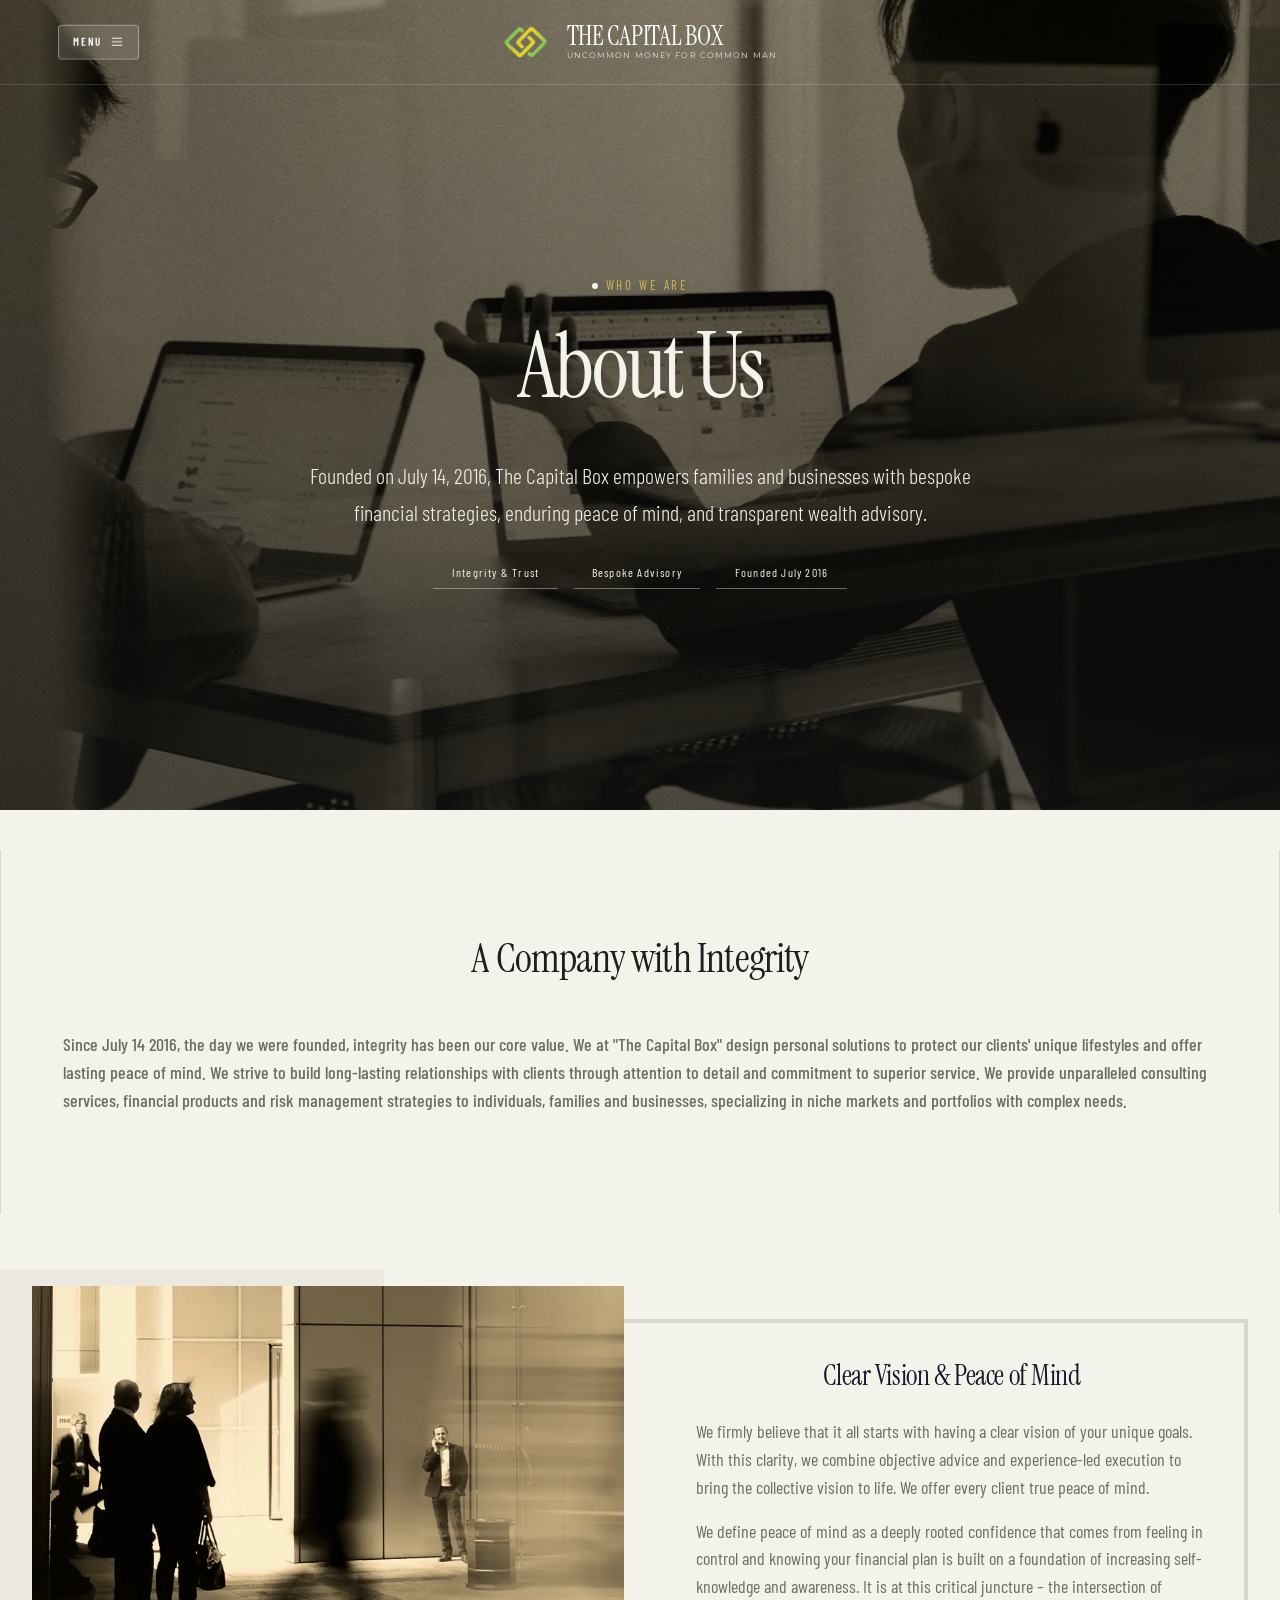
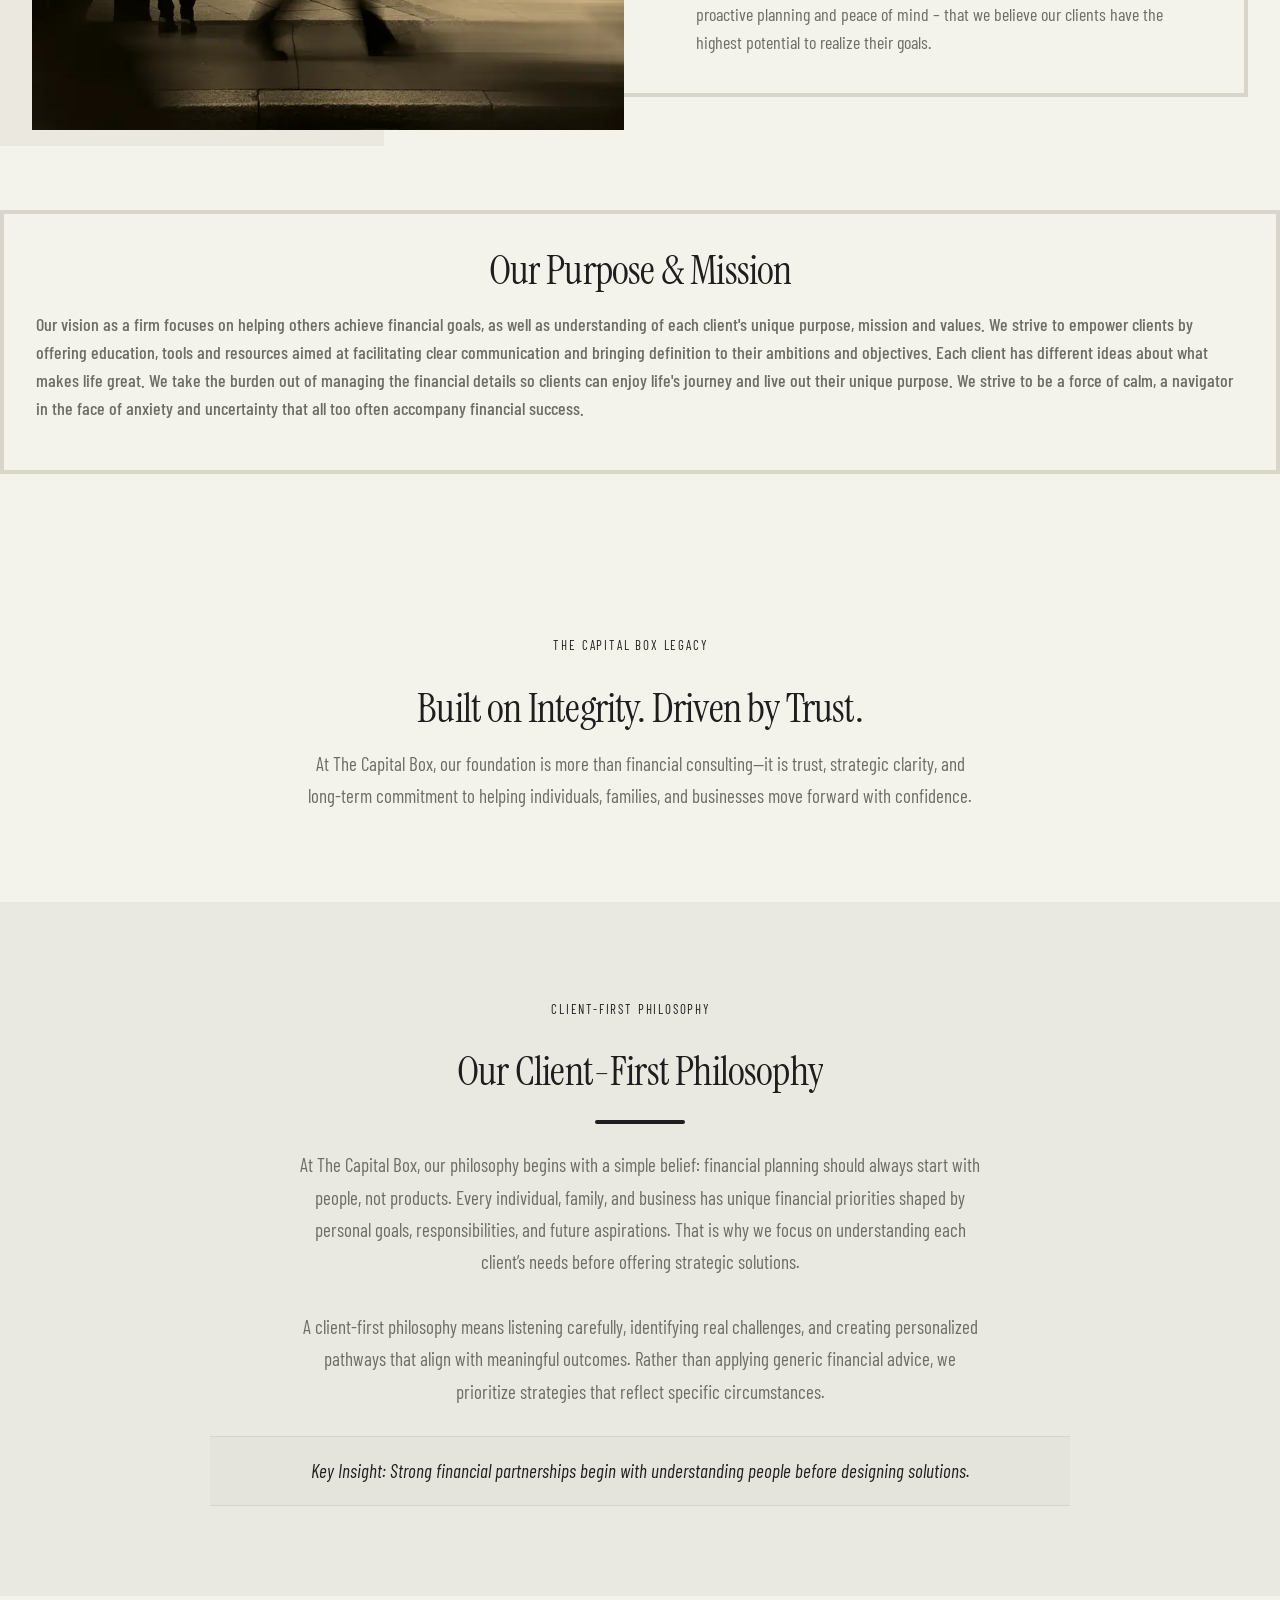
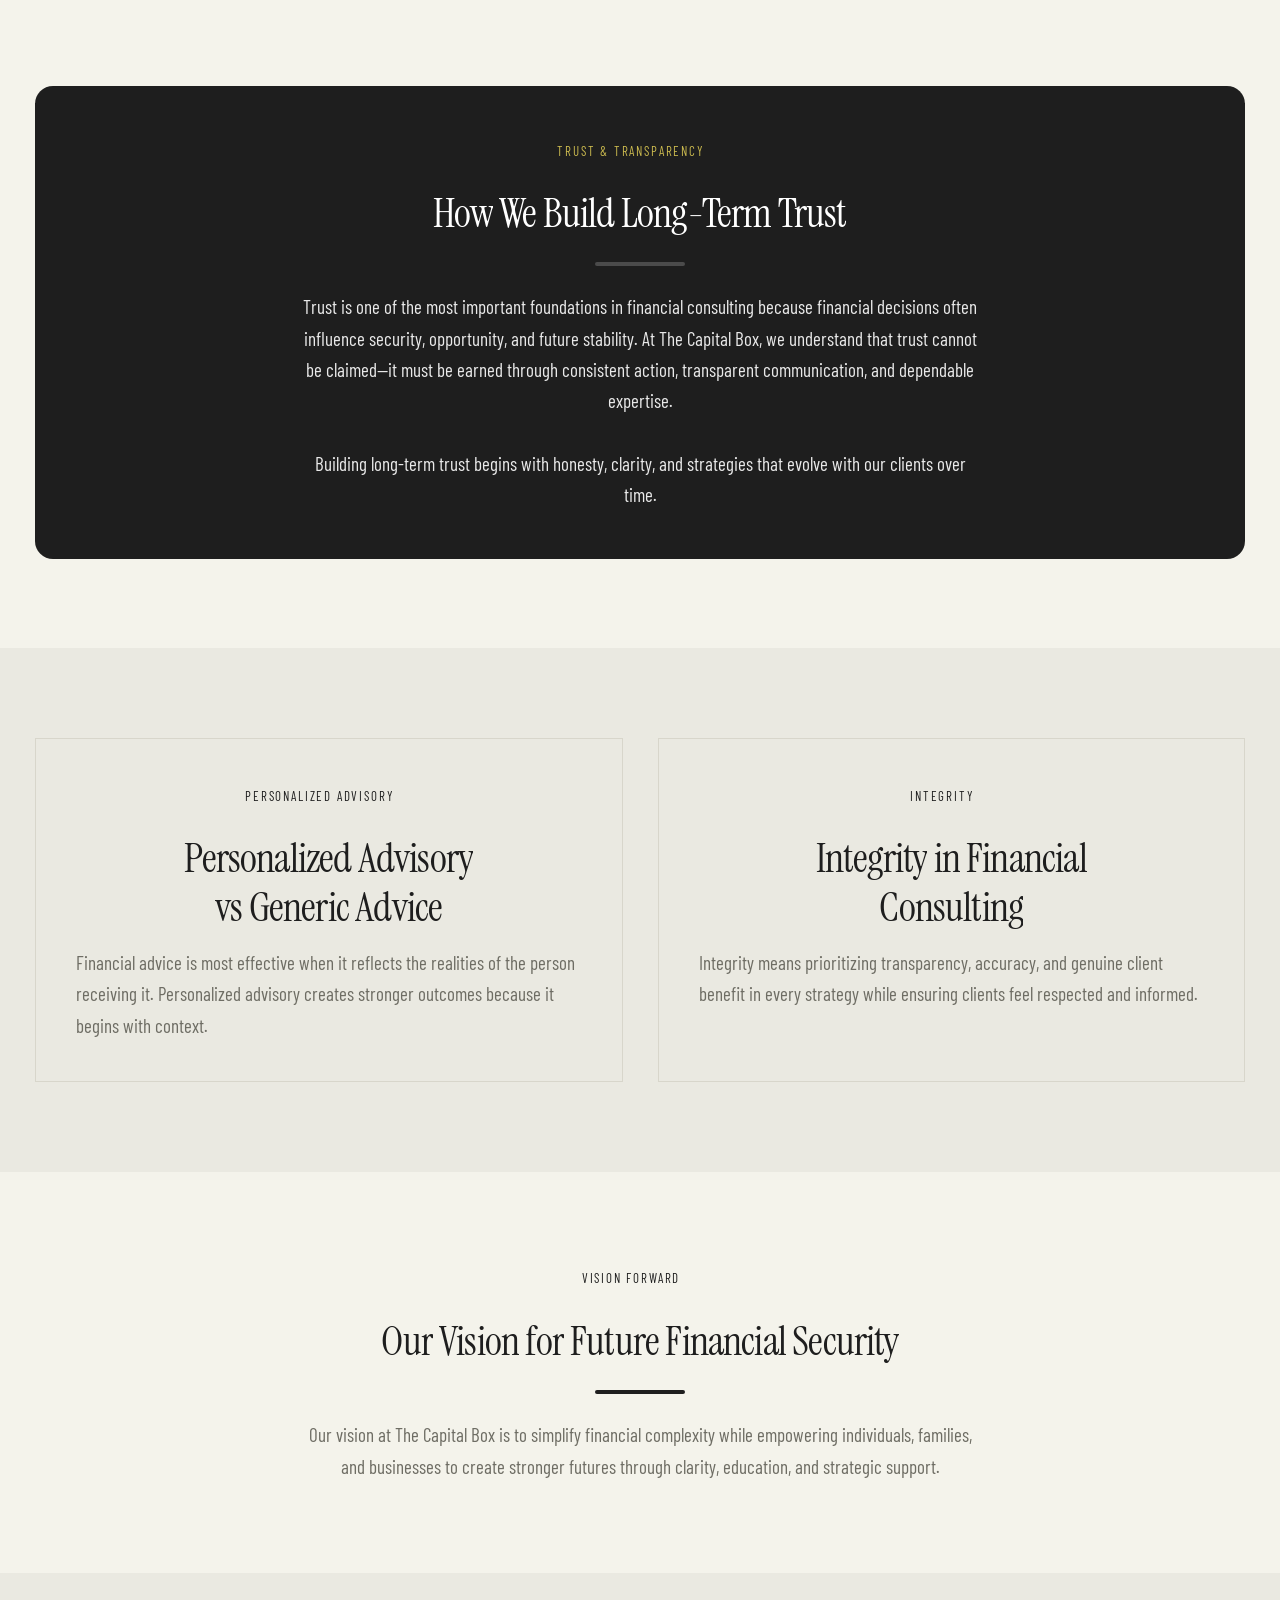
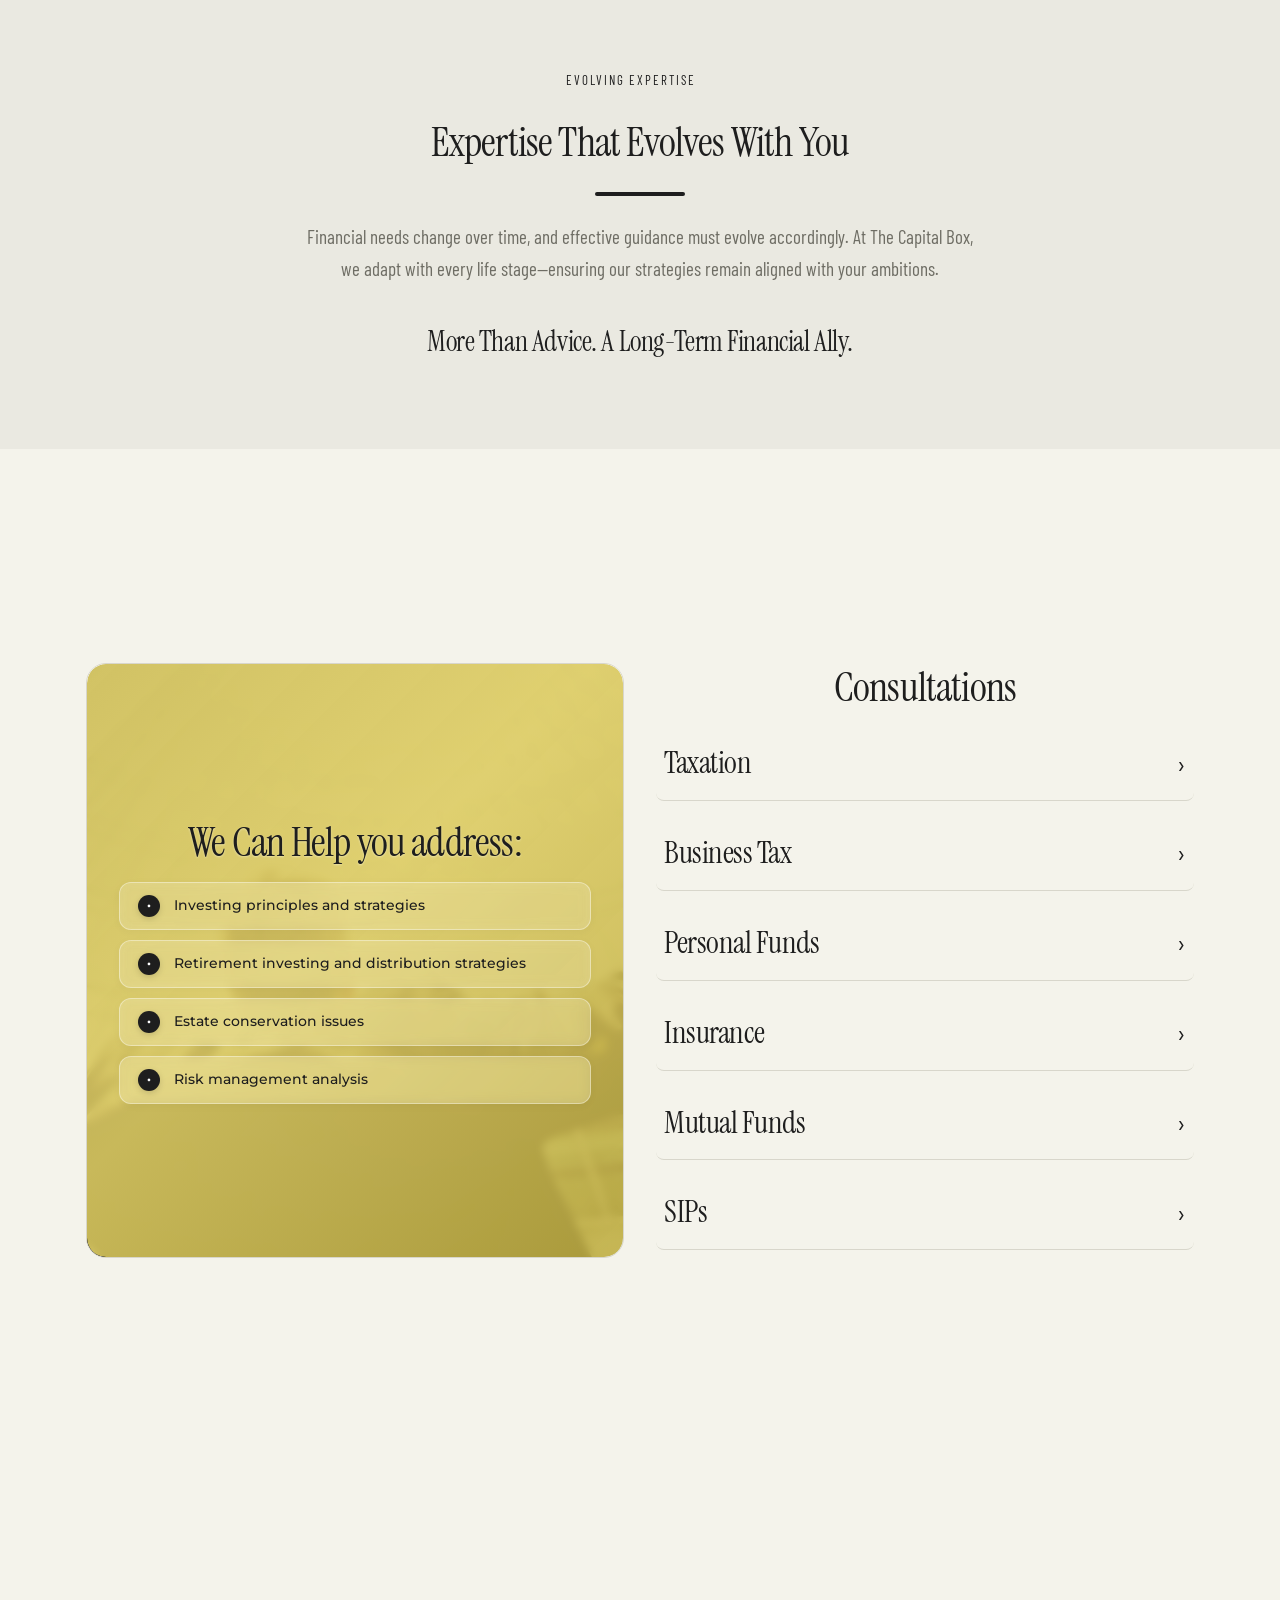
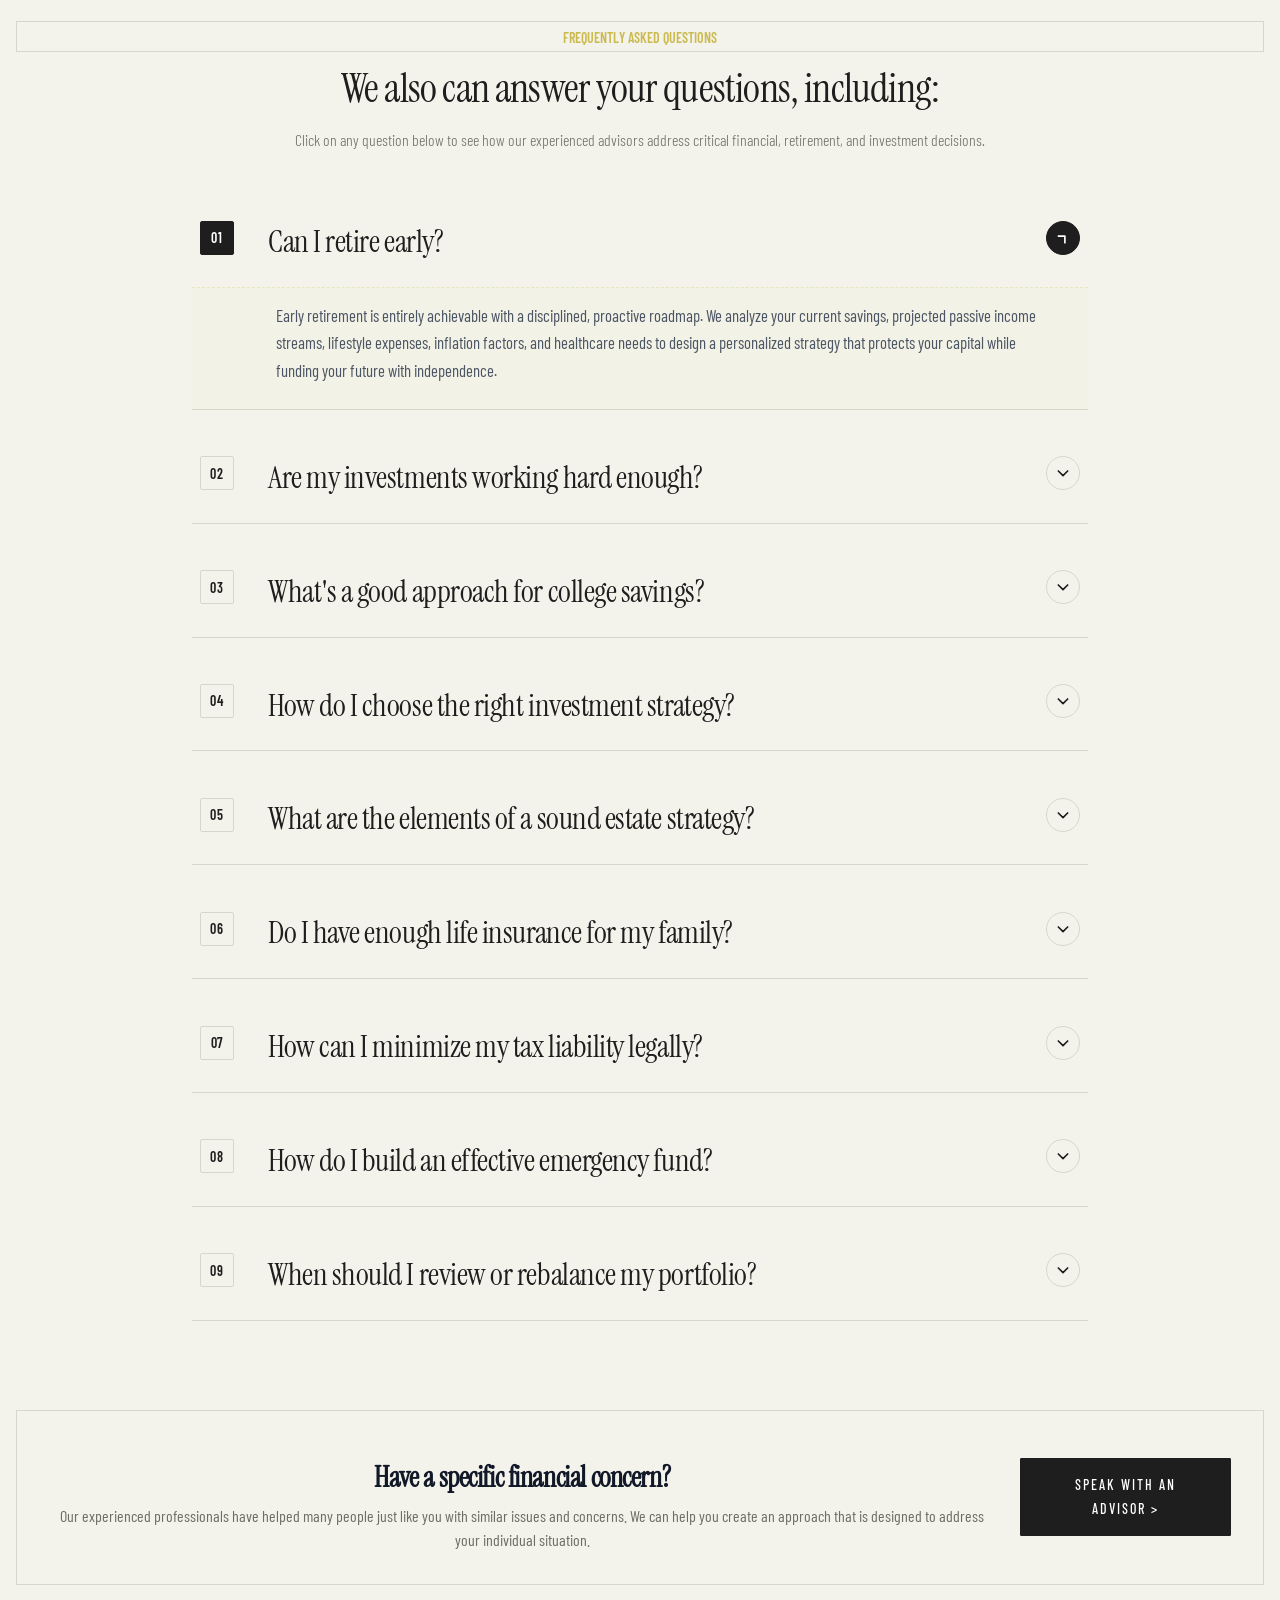
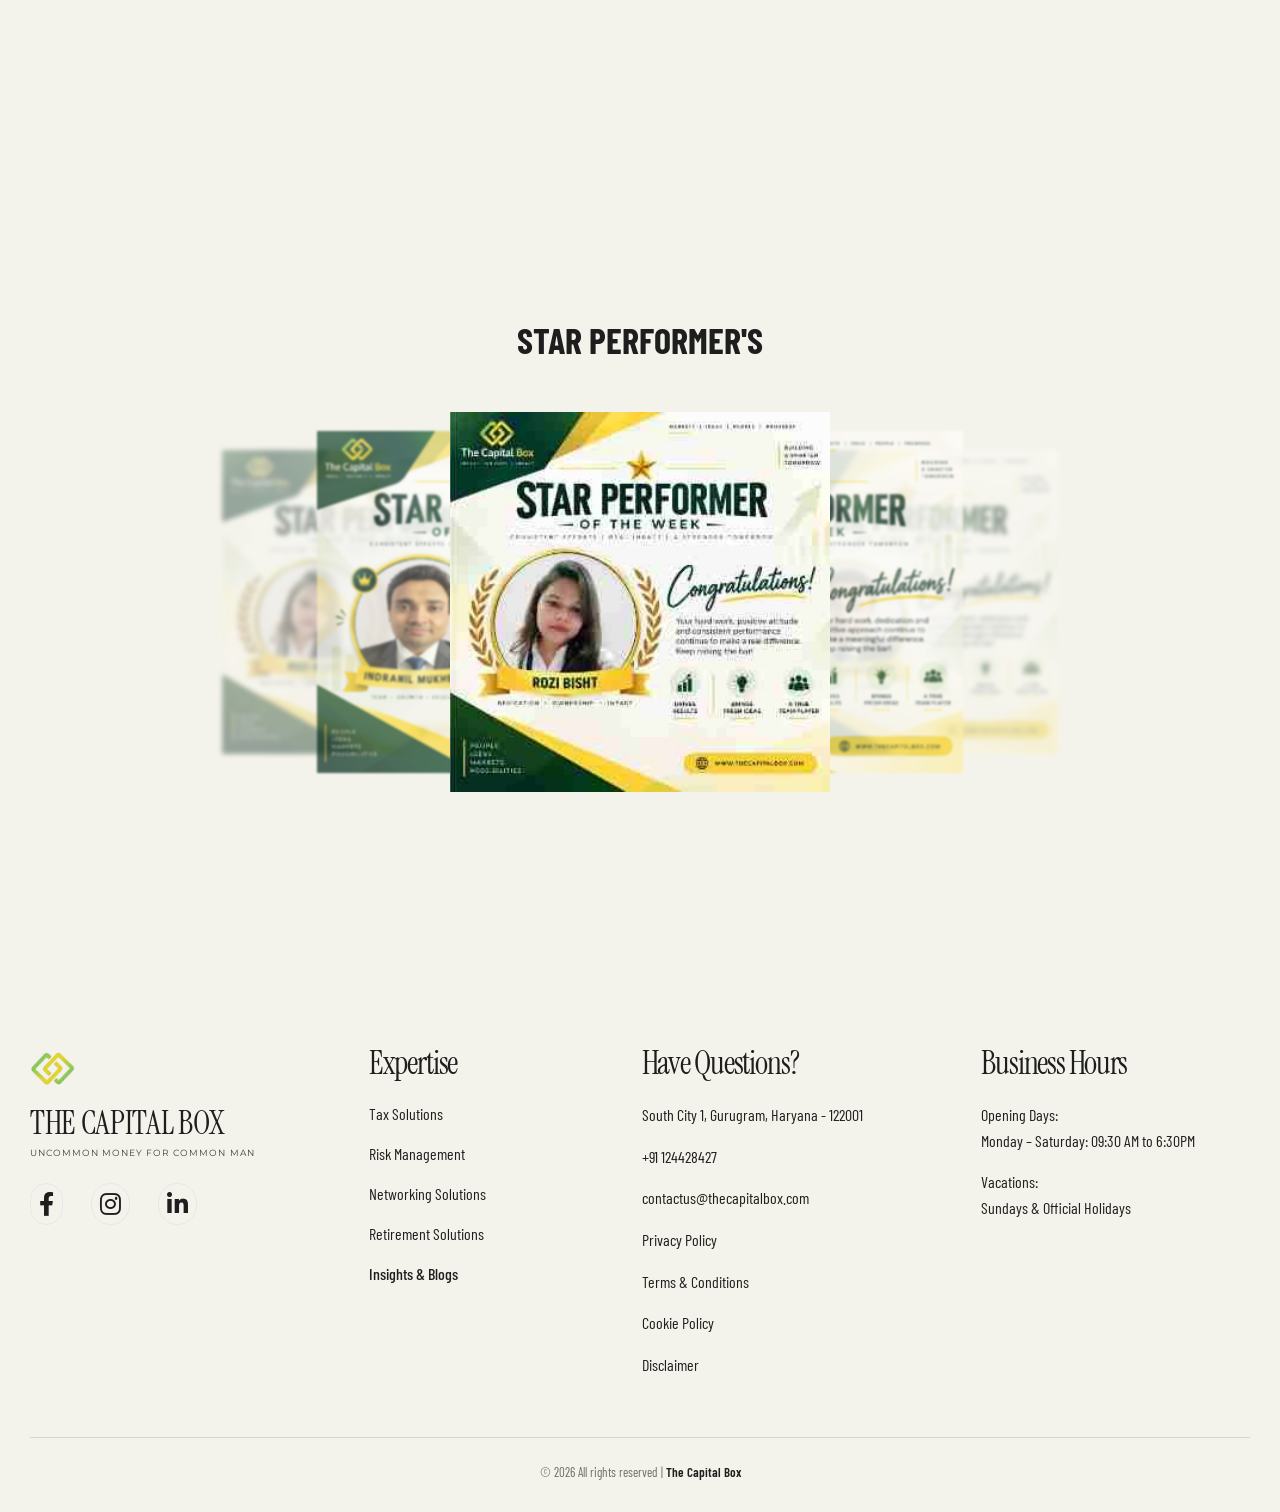
<file: public_html/about.html>
<!DOCTYPE html>
<html lang="en">

<head>
    <script async src="https://pagead2.googlesyndication.com/pagead/js/adsbygoogle.js?client=ca-pub-6537490720599944"
     crossorigin="anonymous"></script>
    <!-- Google tag (gtag.js) -->
<script async src="https://www.googletagmanager.com/gtag/js?id=G-KRYCB19FX7"></script>
<script>
  window.dataLayer = window.dataLayer || [];
  function gtag(){dataLayer.push(arguments);}
  gtag('js', new Date());

  gtag('config', 'G-KRYCB19FX7');
</script>
  <meta charset="UTF-8" />
  <meta name="viewport" content="width=device-width, initial-scale=1" />
    <meta http-equiv="Content-Security-Policy" content="upgrade-insecure-requests">
  <meta name="description"
    content="The Capital Box offers expert financial consulting, tailored products, and risk management strategies for individuals, families, and businesses." />
  <meta name="keywords"
    content="financial consulting, financial advisory, risk management, niche market finance, wealth strategy, business financial services, insurance, mutual funds, thecapitalbox, the capital box, financial planning, investment, retirement solutions, tax solutions" />
  <meta name="author" content="The Capital Box" />
  <meta name="publisher" content="The Capital Box" />
  <meta name="robots" content="index, follow" />
  <title>The Capital Box | Financial Consulting & Advisory Experts</title>
  <link rel="canonical" href="https://www.thecapitalbox.com/about.html" />
  <!-- Preload main CSS file for performance improvement -->
  <link rel="preload" href="styles.css" as="style" />
  <link rel="stylesheet" href="styles.css" />
  <link rel="stylesheet" href="global.css" />

  <!-- Preconnect to external domains for faster resource loading -->
  <link rel="preconnect" href="https://fonts.googleapis.com" />
  <link rel="preconnect" href="https://fonts.gstatic.com" crossorigin />

  <!-- Favicon -->
  <link rel="icon" href="public/assets/logo-1.webp" type="image/png" sizes="32x32" />
  <link rel="icon" href="public/assets/logo-1.webp" type="image/png" sizes="16x16" />

  <!-- Web Fonts -->
  <link href="https://fonts.googleapis.com/css2?family=Montserrat:ital,wght@0,100..900;1,100..900&display=swap"
    rel="stylesheet" />

  <!-- Font Awesome for Icons -->
  <link rel="stylesheet" href="https://cdnjs.cloudflare.com/ajax/libs/font-awesome/6.0.0-beta3/css/all.min.css" />

  <!-- Open Graph Meta Tags for social sharing -->
  <meta property="og:title" content="The Capital Box | Financial Consulting & Advisory Experts" />
  <meta property="og:description"
    content="Unparalleled financial consulting, products, and risk management designed for individuals, families, and businesses." />
  <meta property="og:image" content="/public/assets/logo-1.webp" />
  <meta property="og:url" content="https://www.thecapitalbox.com/about.html" />
  <meta property="og:type" content="website" />

  <!-- Twitter Card Meta Tags -->
  <meta name="twitter:title" content="Financial Consulting & Advisory | The Capital Box" />
  <meta name="twitter:description"
    content="Expert financial consulting, niche-market strategies, and comprehensive risk management services." />
  <meta name="twitter:image" content="public/assets/logo-1.webp" />
  <meta name="twitter:card" content="summary_large_image" />

  <!--monetag Ads-->
  <!--<script src="https://fpyf8.com/88/tag.min.js" data-zone="158830" async data-cfasync="false"></script>-->

  <script type="application/ld+json">
      {
        "@context": "https://schema.org",
        "@type": "Organization",
        "name": "The Capital Box",
        "url": "https://www.thecapitalbox.com",
        "logo": "https://www.thecapitalbox.com/public/assets/logo-1.webp",
        "description": "Your go-to platform for financial insights, market trends, and investment strategies.",
        "sameAs": [
          "https://www.facebook.com/share/1Eqcw9arBm/",
          "https://www.instagram.com/thecapitalbox_/?igsh=MWg4c3o0MjdvNjVndQ%3D%3D#",
          "https://www.linkedin.com/company/finfitt/"
        ],
        "contactPoint": {
          "@type": "ContactPoint",
          "telephone": "+91 124428427",
          "contactType": "customer service",
          "email": "contactus@thecapitalbox.com",
          "areaServed": "IN"
        }
      }
    </script>
    <style>
    .tcb-about-section{padding:48px 0;}
    .tcb-about-container{max-width:1250px;margin:auto;padding:0 20px;}
    .tcb-about-title{font-size:42px;font-weight:800;line-height:1.3;margin-bottom:20px;text-align:center;}
    .tcb-about-text{font-size:18px;line-height:1.75;color:#4b5563;max-width:680px;margin-left:auto;margin-right:auto;text-align:center;}
    .tcb-about-card .tcb-about-text{text-align:left;max-width:100%;margin:0;}
    .tcb-about-badge{
    margin:0 auto 20px auto;
    background:#1e1e1e;
    color:#ffffff !important;
    padding:8px 18px;
    font-size:13px;
    font-weight:700;
    border-radius:30px;
    letter-spacing:1px;
    text-transform:uppercase;
    text-align:center;
    }
    .tcb-about-grid{display:grid;grid-template-columns:repeat(2,1fr);gap:35px;}
    .tcb-about-card{
    background:#fff;
    padding:40px;
    border-radius:18px;
    box-shadow:0 12px 32px rgba(0,0,0,0.08);
    border-top:4px solid #1e1e1e;
    transition:0.35s ease;
    }
    .tcb-about-card:hover{transform:translateY(-8px);}
    .tcb-about-dark{
    background:linear-gradient(135deg,#111827,#1f2937);
    color:#fff;
    border-radius:18px;
    padding:48px;
    }
    .tcb-about-dark .tcb-about-text{color:#f3f4f6;}
    .tcb-about-divider{
    width:90px;
    height:4px;
    background:#1e1e1e;
    margin:25px auto;
    border-radius:999px;
    }
    .tcb-about-note{
    margin-top:25px;
    padding:18px 24px;
    background:#e5e4dc;
    border-top:1px solid #d8d6cb;
    border-bottom:1px solid #d8d6cb;
    border-left:none;
    text-align:center;
    font-style:italic;
    }
    @media(max-width:768px){
    .tcb-about-section{padding:28px 0;}
    .tcb-about-dark{padding:28px 20px;}
    .tcb-about-card{padding:26px 18px;}
    .tcb-about-grid{grid-template-columns:1fr; gap:20px;}
    .tcb-about-title{font-size:28px;text-align:center;}
    }
    </style>
    <link rel="stylesheet" href="editorial.css?v=45" />
  <link rel="stylesheet" href="mobile.css?v=7" />
</head>

<body>

  <!-- Loading Spinner -->
  <!-- Navbar -->
  <nav id="navbar" class="navbar fixed top-0 w-full z-40 py-4 md:px-6 transition-all duration-300">
    <div class="mx-auto flex justify-between items-center px-2">
      <div class="flex items-center">
        <a href="/" class="text-white text-xl font-bold">
          <img src="public/assets/logo-1.webp" alt="The Capital Box Logo" class="h-8" />
        </a>
        <div class="flex flex-col ml-4 md:hidden lg:block">
          <p class="uppercase text-white text-md md:text-xl font-bold">
            The Capital Box
          </p>
          <p class="uppercase text-white text-xs md:text-base font-light">
            UNCOMMON MONEY FOR COMMON MAN
          </p>
        </div>
      </div>

      <div class="hidden md:flex items-center space-x-8">
        <a href="/" class="text-white hover:text-primary transition text-lg font-light uppercase">Home</a>
        
        <!-- Dropdown Menu -->
        <div class="dropdown relative">
          <button class="text-white hover:text-primary transition flex items-center text-lg font-light uppercase"
            id="dropdownToggle">
            Services
            <svg xmlns="http://www.w3.org/2000/svg" class="h-4 w-4 ml-1" fill="none" viewBox="0 0 24 24"
              stroke="currentColor">
              <path stroke-linecap="round" stroke-linejoin="round" stroke-width="2" d="M19 9l-7 7-7-7" />
            </svg>
          </button>
          <div class="dropdown-menu bg-white rounded shadow-lg mt-2 w-56">
            <div class="py-2">
              <a href="./taxsolution.html"
                class="block px-4 py-2 hover:bg-gray-100 hover:text-primary text-gray-700">Tax Solutions</a>
              <a href="./retirementsolutions.html"
                class="block px-4 py-2 hover:bg-gray-100 hover:text-primary text-gray-700">Retirement Solutions</a>
              <a href="./networksolution.html"
                class="block px-4 py-2 hover:bg-gray-100 hover:text-primary text-gray-700">Networking Solutions
              </a>
              <a href="./riskmanagement.html"
                class="block px-4 py-2 hover:bg-gray-100 hover:text-primary text-gray-700">Risk Management</a>
            </div>
          </div>
        </div>

        <a href="./about.html" class="text-white hover:text-primary transition text-lg font-light uppercase">About</a>
        <a href="./blogs.html" class="text-white hover:text-primary transition text-lg font-light uppercase">Blogs</a>
        <a href="./contact.html"
          class="text-white hover:text-primary transition text-lg font-light uppercase">Contact</a>
        <a href="./careers.html"
          class="text-white transition text-xl uppercase font-light border border-primary rounded-lg px-4 py-2 hover:bg-[#CBBA4F] hover:text-white hover:font-normal">Careers</a>
      </div>

      <!-- Mobile menu button -->
      <div class="md:hidden">
        <button id="mobile-menu-button" class="text-white">
          <!-- Hamburger Icon -->
          <svg id="hamburger-icon" xmlns="http://www.w3.org/2000/svg" class="h-6 w-6" fill="none" viewBox="0 0 24 24"
            stroke="currentColor">
            <path stroke-linecap="round" stroke-linejoin="round" stroke-width="2" d="M4 6h16M4 12h16M4 18h16" />
          </svg>
          <!-- X Icon (hidden by default) -->
          <svg id="close-icon" class="h-6 w-6 hidden" xmlns="http://www.w3.org/2000/svg" fill="none" viewBox="0 0 24 24"
            stroke="currentColor">
            <path stroke-linecap="round" stroke-linejoin="round" stroke-width="2" d="M6 18L18 6M6 6l12 12" />
          </svg>
        </button>
      </div>
    </div>
    <!-- Mobile menu -->
    <div id="mobile-menu" class="hidden md:hidden bg-navColor bg-opacity-40 mt-4 py-2">
      <a href="/" class="block px-6 py-2 text-white hover:bg-primary">Home</a>
      <div class="relative">
        <button id="mobile-dropdown-button"
          class="w-full text-left px-6 py-2 text-white hover:bg-primary flex justify-between items-center">
          Services
          <svg xmlns="http://www.w3.org/2000/svg" class="h-4 w-4" fill="none" viewBox="0 0 24 24" stroke="currentColor">
            <path stroke-linecap="round" stroke-linejoin="round" stroke-width="2" d="M19 9l-7 7-7-7" />
          </svg>
        </button>
        <div id="mobile-dropdown" class="hidden bg-[#1F2937] rounded-lg mx-4 my-2">
          <a href="./taxsolution.html" class="block px-6 py-2 text-white hover:bg-primary rounded-t-lg">Tax
            Solutions</a>
          <a href="./retirementsolutions.html" class="block px-6 py-2 text-white hover:bg-primary">Retirement
            Solutions</a>
          <a href="./networksolution.html" class="block px-6 py-2 text-white hover:bg-primary rounded-b-lg">Networking
            Solutions</a>
          <a href="./riskmanagement.html" class="block px-6 py-2 text-white hover:bg-primary rounded-b-lg">Risk
            Management</a>
        </div>
      </div>
      <a href="./about.html" class="block px-6 py-2 text-white hover:bg-primary">About</a>
      <a href="./blogs.html" class="block px-6 py-2 text-white hover:bg-primary">Blogs</a>
      <a href="./contact.html" class="block px-6 py-2 text-white hover:bg-primary">Contact</a>
      <a href="./careers.html" class="block px-6 py-2 text-white hover:bg-primary">Careers</a>
    </div>
  </nav>
  <main>
    <!-- Hero Section -->
    <div class="relative">
      <!-- Hero Image & Content -->
      <div class="subpage-hero w-full bg-cover bg-center relative overflow-hidden">
        <img src="public/assets/about-hero.webp" alt="About The Capital Box Hero Image"
          class="subpage-hero-img w-full h-full object-cover" />

        <!-- Hero Content Overlay -->
        <div class="subpage-hero-overlay">
          <div class="subpage-hero-content">
            <div class="subpage-hero-badge">
              <span class="subpage-hero-badge-dot"></span>
              <span>Who We Are</span>
            </div>
            <h1 class="subpage-hero-title">
              About Us
            </h1>
            <p class="subpage-hero-desc">
              Founded on July 14, 2016, The Capital Box empowers families and businesses with bespoke financial strategies, enduring peace of mind, and transparent wealth advisory.
            </p>
            <div class="subpage-hero-pills">
              <span class="subpage-hero-pill">Integrity & Trust</span>
              <span class="subpage-hero-pill">Bespoke Advisory</span>
              <span class="subpage-hero-pill">Founded July 2016</span>
            </div>
          </div>
        </div>
      </div>

      <!-- Feature Card Container -->
      <div class="subpage-card-container container mx-auto px-4 relative">
        <div class="w-full">
          <!-- First Card -->
          <div
            class="w-full bg-white rounded-xl shadow-xl transform transition duration-500 hover:-translate-y-1 border-4 border-primary">
            <div class="p-6 flex flex-col gap-4 md:gap-8">
              <h2 class="text-xl md:text-4xl font-bold text-gray-800 mb-4 text-center">
                A Company with Integrity
              </h2>
              <p class="text-gray-600 mb-4 text-md md:text-lg font-medium">
                Since July 14 2016, the day we were founded, integrity has
                been our core value. We at "The Capital Box" design personal
                solutions to protect our clients' unique lifestyles and offer
                lasting peace of mind. We strive to build long-lasting
                relationships with clients through attention to detail and
                commitment to superior service. We provide unparalleled
                consulting services, financial products and risk management
                strategies to individuals, families and businesses,
                specializing in niche markets and portfolios with complex
                needs.
              </p>
            </div>
          </div>
        </div>
      </div>
    </div>
    <!-- Vision -->
    <div id="history"
      class="w-full h-full md:w-full relative px-4 my-6 md:my-0 md:px-8 py-4 sm:text-sm md:text-xl lg:text-lg xl:text-xl">
      <div class="hidden md:block bg-primary w-[30vw] h-full absolute left-0 top-0 -z-10"></div>
      <div class="max-w-7xl mx-auto">
        <div class="grid md:grid-cols-2 gap-8 items-center relative">
          <!-- Image -->
          <div class="relative z-10 transform transition duration-500 hover:scale-105">
            <img src="public/assets/about-sec-img.webp" alt="About Section Image"
              class="shadow-md w-full h-full object-cover rounded-md xl:block md:hidden lg:hidden sm:block" />
            <img srcset="
                  public/assets/about-section-lg-img-400w.avif 400w,
                  public/assets/about-section-lg-img-600w.avif 600w,
                  public/assets/about-section-lg-img-800w.avif 800w
                " sizes="(max-width: 400px) 400px, (max-width: 600px) 600px, (min-width: 601px) 800px"
              src="public/assets/about-section-lg-img.webp" alt="About Section Large Image" width="811" height="1000"
              loading="lazy"
              class="shadow-md w-full h-full object-cover rounded-md xl:hidden lg:block md:block sm:hidden hidden" />
          </div>

          <!-- Text Content with border that extends behind the image -->
          <div class="relative">
            <!-- Border that extends behind the image -->
            <div
              class="absolute top-0 bottom-0 left-0 md:-left-24 lg:-left-32 right-0 border-4 border-primary rounded-xl md:rounded-2xl bg-white shadow-xl -z-5">
            </div>

            <!-- The actual content -->
            <div class="relative z-10 p-6 sm:p-8 md:p-10 flex flex-col justify-center">
              <div class="w-full text-center mb-5 md:mb-6">
                <h3
                  class="text-2xl sm:text-3xl md:text-4xl font-bold text-gray-900 text-center tracking-tight"
                >
                  Clear Vision &amp; Peace of Mind
                </h3>
              </div>
              <div class="space-y-4 text-gray-700 text-sm sm:text-base md:text-lg leading-relaxed md:leading-loose font-normal">
                <p>
                  We firmly believe that it all starts with having a clear vision
                  of your unique goals. With this clarity, we combine objective
                  advice and experience-led execution to bring the collective
                  vision to life. We offer every client true peace of mind.
                </p>
                <p>
                  We define peace of mind as a deeply rooted confidence that comes
                  from feeling in control and knowing your financial plan is built
                  on a foundation of increasing self-knowledge and awareness. It
                  is at this critical juncture – the intersection of proactive
                  planning and peace of mind – that we believe our clients have
                  the highest potential to realize their goals.
                </p>
              </div>
            </div>
          </div>
        </div>
      </div>
    </div>
    <div class="container mx-auto px-4 md:px-0 my-16">
      <div class="w-full">
        <!-- First Card -->
        <div
          class="w-full bg-white rounded-lg shadow-xl transform transition duration-500 hover:-translate-y-2 border-4 border-primary rounded-lg bg-white">
          <div class="p-6 md:p-8">
            <h2 class="text-xl md:text-3xl lg:text-4xl font-bold text-gray-800 mb-4 text-center">
              Our Purpose &amp; Mission
            </h2>
            <p class="text-gray-600 mb-4 text-md md:text-lg font-medium">
              Our vision as a firm focuses on helping others achieve financial
              goals, as well as understanding of each client's unique purpose,
              mission and values. We strive to empower clients by offering
              education, tools and resources aimed at facilitating clear
              communication and bringing definition to their ambitions and
              objectives. Each client has different ideas about what makes
              life great. We take the burden out of managing the financial
              details so clients can enjoy life's journey and live out their
              unique purpose. We strive to be a force of calm, a navigator in
              the face of anxiety and uncertainty that all too often accompany
              financial success.
            </p>
          </div>
        </div>
      </div>
    </div>
    
        <!-- ABOUT PAGE NEW ARTICLES START -->
    
    <!-- ARTICLE HEADER -->
    <section class="tcb-about-section" style="background:#f4f3eb;">
    <div class="tcb-about-container" style="text-align:center;">
    <div class="tcb-about-badge">The Capital Box Legacy</div>
    <h2 class="tcb-about-title">Built on Integrity. Driven by Trust.</h2>
    <p class="tcb-about-text">
    At The Capital Box, our foundation is more than financial consulting—it is trust, strategic clarity, and long-term commitment to helping individuals, families, and businesses move forward with confidence.
    </p>
    </div>
    </section>
    
    <!-- ARTICLE 1 -->
    <section class="tcb-about-section">
    <div class="tcb-about-container">
    <div class="tcb-about-badge">Client-First Philosophy</div>
    <h2 class="tcb-about-title">Our Client-First Philosophy</h2>
    <div class="tcb-about-divider"></div>
    <p class="tcb-about-text">
    At The Capital Box, our philosophy begins with a simple belief: financial planning should always start with people, not products. Every individual, family, and business has unique financial priorities shaped by personal goals, responsibilities, and future aspirations. That is why we focus on understanding each client’s needs before offering strategic solutions.
    <br><br>
    A client-first philosophy means listening carefully, identifying real challenges, and creating personalized pathways that align with meaningful outcomes. Rather than applying generic financial advice, we prioritize strategies that reflect specific circumstances.
    </p>
    <div class="tcb-about-note text-center" style="text-align: center;">
    Key Insight: Strong financial partnerships begin with understanding people before designing solutions.
    </div>
    </div>
    </section>
    
    <!-- ARTICLE 2 -->
    <section class="tcb-about-section" style="padding-bottom: 16px;">
    <div class="tcb-about-container">
    <div class="tcb-about-dark">
    <div class="tcb-about-badge">Trust & Transparency</div>
    <h2 class="tcb-about-title">How We Build Long-Term Trust</h2>
    <div class="tcb-about-divider"></div>
    <p class="tcb-about-text">
    Trust is one of the most important foundations in financial consulting because financial decisions often influence security, opportunity, and future stability. At The Capital Box, we understand that trust cannot be claimed—it must be earned through consistent action, transparent communication, and dependable expertise.
    <br><br>
    Building long-term trust begins with honesty, clarity, and strategies that evolve with our clients over time.
    </p>
    </div>
    </div>
    </section>
    
    <!-- ARTICLE 3 + 4 -->
    <section class="tcb-about-section" style="background:#f4f3eb; padding-top: 16px;">
    <div class="tcb-about-container">
    <div class="tcb-about-grid">
    
    <div class="tcb-about-card">
    <div class="tcb-about-badge">Personalized Advisory</div>
    <h2 class="tcb-about-title" style="font-size:26px; line-height:1.25;">Personalized Advisory<br>vs Generic Advice</h2>
    <p class="tcb-about-text">
    Financial advice is most effective when it reflects the realities of the person receiving it. Personalized advisory creates stronger outcomes because it begins with context.
    </p>
    </div>
    
    <div class="tcb-about-card">
    <div class="tcb-about-badge">Integrity</div>
    <h2 class="tcb-about-title" style="font-size:26px; line-height:1.25;">Integrity in Financial<br>Consulting</h2>
    <p class="tcb-about-text">
    Integrity means prioritizing transparency, accuracy, and genuine client benefit in every strategy while ensuring clients feel respected and informed.
    </p>
    </div>
    
    </div>
    </div>
    </section>
    
    <!-- ARTICLE 5 -->
    <section class="tcb-about-section">
    <div class="tcb-about-container">
    <div class="tcb-about-badge">Vision Forward</div>
    <h2 class="tcb-about-title">Our Vision for Future Financial Security</h2>
    <div class="tcb-about-divider"></div>
    <p class="tcb-about-text">
    Our vision at The Capital Box is to simplify financial complexity while empowering individuals, families, and businesses to create stronger futures through clarity, education, and strategic support.
    </p>
    </div>
    </section>
    
    <!-- ARTICLE 6 -->
    <section class="tcb-about-section" style="background:#e5e4dc;">
    <div class="tcb-about-container">
    <div class="tcb-about-badge">Evolving Expertise</div>
    <h2 class="tcb-about-title">Expertise That Evolves With You</h2>
    <div class="tcb-about-divider"></div>
    <p class="tcb-about-text">
    Financial needs change over time, and effective guidance must evolve accordingly. At The Capital Box, we adapt with every life stage—ensuring our strategies remain aligned with your ambitions.
    </p>
    
    <div style="text-align:center; margin-top:40px;">
    <h3 style="font-size:28px; font-weight:700;">More Than Advice. A Long-Term Financial Ally.</h3>
    </div>
    
    </div>
    </section>
    
    <!-- ABOUT PAGE NEW ARTICLES END -->
    
    <!-- consultation -->
    <section class="consultation-section my-16 md:my-24">
      <div class="container mx-auto px-4">
        <div class="flex flex-col md:flex-row gap-8 items-stretch">
          <!-- Left Container with Image and Yellow Overlay -->
          <div class="w-full md:w-1/2 flex">
            <div class="consultation-card transform transition duration-500 hover:scale-[1.01]">
              <img src="public/assets/consultation-img.webp" alt="Consultation Section Image"
                class="consultation-card-bg" />
  
              <div class="consultation-card-overlay">
                <h2 class="text-xl md:text-3xl font-bold text-black mb-6 text-center">
                  We Can Help you address:
                </h2>
                <ul class="text-black space-y-3.5 text-sm md:text-base lg:text-lg font-medium">
                  <li class="flex items-start">
                    <span class="mr-2.5 font-bold text-lg leading-none">•</span>
                    <span>Investing principles and strategies</span>
                  </li>
                  <li class="flex items-start">
                    <span class="mr-2.5 font-bold text-lg leading-none">•</span>
                    <span>Retirement investing and distribution strategies</span>
                  </li>
                  <li class="flex items-start">
                    <span class="mr-2.5 font-bold text-lg leading-none">•</span>
                    <span>Estate conservation issues</span>
                  </li>
                  <li class="flex items-start">
                    <span class="mr-2.5 font-bold text-lg leading-none">•</span>
                    <span>Risk management analysis</span>
                  </li>
                </ul>
              </div>
            </div>
          </div>

          <!-- Right Container with Consultation Options -->
          <div class="w-full md:w-1/2">
            <h2 class="text-2xl md:text-3xl font-bold mb-6 text-center">Consultations</h2>
            <div class="consultation-accordion flex flex-col gap-2">
              <!-- Option 1: Taxation -->
              <div class="consultation-item border-b border-gray-200 transition-all duration-300 rounded-lg" data-consultation="taxation">
                <button
                  type="button"
                  class="consultation-header w-full py-4 px-3 flex justify-between items-center text-left transition-colors duration-200 group"
                  aria-expanded="false">
                  <span class="text-lg font-medium text-gray-800 group-hover:text-primary transition-colors">Taxation</span>
                  <span class="consultation-arrow text-primary text-xl font-bold transition-transform duration-300">›</span>
                </button>
                <div class="consultation-content overflow-hidden max-h-0 transition-all duration-400 ease-in-out opacity-0">
                  <div class="pb-5 pt-1 px-3 text-gray-600 text-sm md:text-base leading-relaxed">
                    <p class="mb-3 font-normal">
                      Taxation plays a crucial role in funding essential public services such as infrastructure, healthcare, education, and national defense. Understanding taxation helps individuals and businesses make informed financial decisions.
                    </p>
                    <ul class="space-y-1.5 pl-3 border-l-2 border-primary text-xs md:text-sm text-gray-700">
                      <li><strong>Direct &amp; Indirect Taxes:</strong> Taxes collected directly on earnings or indirectly on consumption.</li>
                      <li><strong>Types of Taxes:</strong> Income tax, corporate tax, sales tax/GST, capital gains, and customs duties.</li>
                      <li><strong>Modern Trends:</strong> Digital taxation, green environmental levies, and global minimum tax frameworks.</li>
                      <li><strong>Strategic Planning:</strong> Proactive compliance avoiding penalties while legally optimizing wealth.</li>
                    </ul>
                  </div>
                </div>
              </div>

              <!-- Option 2: Business Tax -->
              <div class="consultation-item border-b border-gray-200 transition-all duration-300 rounded-lg" data-consultation="business">
                <button
                  type="button"
                  class="consultation-header w-full py-4 px-3 flex justify-between items-center text-left transition-colors duration-200 group"
                  aria-expanded="false">
                  <span class="text-lg font-medium text-gray-800 group-hover:text-primary transition-colors">Business Tax</span>
                  <span class="consultation-arrow text-primary text-xl font-bold transition-transform duration-300">›</span>
                </button>
                <div class="consultation-content overflow-hidden max-h-0 transition-all duration-400 ease-in-out opacity-0">
                  <div class="pb-5 pt-1 px-3 text-gray-600 text-sm md:text-base leading-relaxed">
                    <p class="mb-3 font-normal">
                      Business taxation forms the backbone of economic fairness and national development. It ensures companies contribute their fair share while maintaining profitability, expansion capability, and competitive advantage.
                    </p>
                    <ul class="space-y-1.5 pl-3 border-l-2 border-primary text-xs md:text-sm text-gray-700">
                      <li><strong>Corporate Income Tax:</strong> Taxes levied on net profits, shaping pricing, investment, and reinvestment strategies.</li>
                      <li><strong>Sales Tax &amp; GST:</strong> Value-added transaction taxes impacting product margins and consumer demand.</li>
                      <li><strong>Payroll &amp; Withholding:</strong> Mandatory employer tax withholdings, social security, and statutory compliances.</li>
                      <li><strong>Global Tax Standards:</strong> Pillar Two global minimum taxation and cross-border transfer pricing compliance.</li>
                    </ul>
                  </div>
                </div>
              </div>

              <!-- Option 3: Personal Funds -->
              <div class="consultation-item border-b border-gray-200 transition-all duration-300 rounded-lg" data-consultation="personal">
                <button
                  type="button"
                  class="consultation-header w-full py-4 px-3 flex justify-between items-center text-left transition-colors duration-200 group"
                  aria-expanded="false">
                  <span class="text-lg font-medium text-gray-800 group-hover:text-primary transition-colors">Personal Funds</span>
                  <span class="consultation-arrow text-primary text-xl font-bold transition-transform duration-300">›</span>
                </button>
                <div class="consultation-content overflow-hidden max-h-0 transition-all duration-400 ease-in-out opacity-0">
                  <div class="pb-5 pt-1 px-3 text-gray-600 text-sm md:text-base leading-relaxed">
                    <p class="mb-3 font-normal">
                      Managing personal funds wisely is essential for achieving financial independence, lifestyle security, and peace of mind. Structured budgeting, disciplined saving, and tactical asset allocation ensure a resilient financial future.
                    </p>
                    <ul class="space-y-1.5 pl-3 border-l-2 border-primary text-xs md:text-sm text-gray-700">
                      <li><strong>Sources of Wealth:</strong> Salaries, business dividends, investment yields, real estate, and family inheritances.</li>
                      <li><strong>Budgeting Discipline:</strong> Aligning daily household liquidity with medium and long-term milestone goals.</li>
                      <li><strong>Emergency Reserves:</strong> Tiered liquid reserves safeguarding families against career shifts or market volatility.</li>
                      <li><strong>Financial Literacy:</strong> Ongoing advisory empowering informed decisions across every stage of wealth.</li>
                    </ul>
                  </div>
                </div>
              </div>

              <!-- Option 4: Insurance -->
              <div class="consultation-item border-b border-gray-200 transition-all duration-300 rounded-lg" data-consultation="insurance">
                <button
                  type="button"
                  class="consultation-header w-full py-4 px-3 flex justify-between items-center text-left transition-colors duration-200 group"
                  aria-expanded="false">
                  <span class="text-lg font-medium text-gray-800 group-hover:text-primary transition-colors">Insurance</span>
                  <span class="consultation-arrow text-primary text-xl font-bold transition-transform duration-300">›</span>
                </button>
                <div class="consultation-content overflow-hidden max-h-0 transition-all duration-400 ease-in-out opacity-0">
                  <div class="pb-5 pt-1 px-3 text-gray-600 text-sm md:text-base leading-relaxed">
                    <p class="mb-3 font-normal">
                      Insurance provides critical financial protection and risk management against life's unforeseen events—accidents, critical illness, and asset liabilities. It is the cornerstone of generational wealth preservation.
                    </p>
                    <ul class="space-y-1.5 pl-3 border-l-2 border-primary text-xs md:text-sm text-gray-700">
                      <li><strong>Tailored Life Cover:</strong> Pure term policies designed to replace human economic value and protect family dependents.</li>
                      <li><strong>Comprehensive Health Shield:</strong> High-sum-insured policies insulating accumulated wealth from hospital inflation.</li>
                      <li><strong>Asset &amp; Liability Protection:</strong> Commercial, property, and professional indemnity coverage shielding against claims.</li>
                      <li><strong>Dedicated Claims Advocacy:</strong> End-to-end concierge guidance ensuring speedy settlement when you need it most.</li>
                    </ul>
                  </div>
                </div>
              </div>

              <!-- Option 5: Mutual Funds -->
              <div class="consultation-item border-b border-gray-200 transition-all duration-300 rounded-lg" data-consultation="mutual">
                <button
                  type="button"
                  class="consultation-header w-full py-4 px-3 flex justify-between items-center text-left transition-colors duration-200 group"
                  aria-expanded="false">
                  <span class="text-lg font-medium text-gray-800 group-hover:text-primary transition-colors">Mutual Funds</span>
                  <span class="consultation-arrow text-primary text-xl font-bold transition-transform duration-300">›</span>
                </button>
                <div class="consultation-content overflow-hidden max-h-0 transition-all duration-400 ease-in-out opacity-0">
                  <div class="pb-5 pt-1 px-3 text-gray-600 text-sm md:text-base leading-relaxed">
                    <p class="mb-3 font-normal">
                      Mutual funds allow you to participate in capital markets through professionally managed, diversified portfolios of equities, debt, and gold, tailored to your unique investment horizon and risk tolerance.
                    </p>
                    <ul class="space-y-1.5 pl-3 border-l-2 border-primary text-xs md:text-sm text-gray-700">
                      <li><strong>Instant Diversification:</strong> Spreads exposure across sectors and market caps to curb single-stock risk.</li>
                      <li><strong>Professional Fund Management:</strong> Veteran fund managers and analysts actively monitoring market conditions.</li>
                      <li><strong>High Liquidity:</strong> Easily purchase or redeem units at transparent daily SEBI-regulated NAVs.</li>
                      <li><strong>Tax-Advantaged Schemes:</strong> Equity-Linked Savings Schemes (ELSS) delivering 80C deductions plus equity compounding.</li>
                    </ul>
                  </div>
                </div>
              </div>

              <!-- Option 6: SIPs -->
              <div class="consultation-item border-b border-gray-200 transition-all duration-300 rounded-lg" data-consultation="sips">
                <button
                  type="button"
                  class="consultation-header w-full py-4 px-3 flex justify-between items-center text-left transition-colors duration-200 group"
                  aria-expanded="false">
                  <span class="text-lg font-medium text-gray-800 group-hover:text-primary transition-colors">SIPs</span>
                  <span class="consultation-arrow text-primary text-xl font-bold transition-transform duration-300">›</span>
                </button>
                <div class="consultation-content overflow-hidden max-h-0 transition-all duration-400 ease-in-out opacity-0">
                  <div class="pb-5 pt-1 px-3 text-gray-600 text-sm md:text-base leading-relaxed">
                    <p class="mb-3 font-normal">
                      A Systematic Investment Plan (SIP) is a powerful, disciplined approach to long-term wealth accumulation. By investing fixed amounts at regular intervals, you bypass emotional market timing and harness compounding.
                    </p>
                    <ul class="space-y-1.5 pl-3 border-l-2 border-primary text-xs md:text-sm text-gray-700">
                      <li><strong>Disciplined Investing Habit:</strong> Automatically routes allocations on fixed dates without emotional bias.</li>
                      <li><strong>Rupee Cost Averaging:</strong> Automatically accumulates more units during market dips and fewer at market peaks.</li>
                      <li><strong>Power of Compounding:</strong> Returns reinvested over 5, 10, or 20 years multiply exponentially over time.</li>
                      <li><strong>Flexible &amp; Accessible:</strong> Begin with amounts as low as ₹500, with full freedom to pause or step-up contributions.</li>
                    </ul>
                  </div>
                </div>
              </div>
            </div>
          </div>
        </div>
      </div>

      <!-- Popup containers (hidden by default) -->
      <!-- taxation -->
      <div id="taxation" class="fixed inset-0 bg-black bg-opacity-50 z-50 hidden flex items-center justify-center">
        <div class="bg-white p-8 rounded-lg max-w-lg w-full max-h-[80vh] overflow-y-auto mx-4 md:mx-0">
          <div class="flex justify-between items-center mb-4">
            <h3 class="text-md md:text-2xl font-semibold text-primary">
              Important Taxation Insights
            </h3>

            <button onclick="togglePopup('taxation')" class="text-2xl">
              &times;
            </button>
          </div>
          <p class="text-gray-700 text-sm md:text-lg">
            Taxation plays a crucial role in funding essential public services
            such as infrastructure, healthcare, education, and national
            defense. Understanding taxation helps individuals and businesses
            make informed financial decisions.
          </p>
          <ul class="list-disc list-inside space-y-2 text-gray-700 text-sm md:text-lg">
            <li>
              <strong>Direct and Indirect Taxes:</strong> Taxes are collected
              either directly (e.g., income tax) or indirectly (e.g., sales
              tax) based on earnings and consumption.
            </li>
            <li>
              <strong>Types of Taxes:</strong> Income tax, sales tax, property
              tax, excise duties, and customs duties each impact different
              aspects of the economy.
            </li>
            <li>
              <strong>Modern Tax Trends:</strong> Digital taxation,
              environmental taxes, and international cooperation like the
              Global Minimum Tax are reshaping global tax systems.
            </li>
            <li>
              <strong>Challenges:</strong> Governments face issues like tax
              evasion, regulatory complexity, and adapting to digital
              economies.
            </li>
          </ul>
        </div>
      </div>
      <!-- business -->
      <div id="business" class="fixed inset-0 bg-black bg-opacity-50 z-50 hidden flex items-center justify-center">
        <div class="bg-white p-8 rounded-lg max-w-lg w-full max-h-[80vh] overflow-y-auto mx-4 md:mx-0">
          <div class="flex justify-between items-center mb-4">
            <h3 class="text-md md:text-2xl font-semibold text-primary">
              Important Insights on Business Taxation
            </h3>

            <button onclick="togglePopup('business')" class="text-2xl">
              &times;
            </button>
          </div>
          <p class="text-gray-700 text-sm md:text-lg">
            Business taxation forms the backbone of economic fairness and
            national development. It ensures that companies contribute their
            fair share to the growth of public services and infrastructure.
          </p>
          <ul class="list-disc list-inside space-y-2 text-gray-700 text-sm md:text-lg">
            <li>
              <strong>Corporate Income Tax:</strong> Companies are taxed on
              their net profits, impacting pricing, investment, and
              operational strategies.
            </li>
            <li>
              <strong>Sales Tax and VAT:</strong> Taxes applied to goods and
              services, influencing consumer behavior and business margins.
            </li>
            <li>
              <strong>Payroll and Excise Taxes:</strong> Businesses must
              contribute taxes for employee salaries and specific goods like
              fuel, alcohol, and tobacco.
            </li>
            <li>
              <strong>Global Tax Reforms:</strong> Initiatives like the Global
              Minimum Tax aim to create a level playing field internationally,
              reducing tax evasion through offshore operations.
            </li>
            <li>
              <strong>Digital and Green Taxation:</strong> Modern businesses,
              especially digital platforms, are now subject to new taxes
              promoting transparency and environmental responsibility.
            </li>
          </ul>
        </div>
      </div>
      <!-- Personal Fund -->
      <div id="personal" class="fixed inset-0 bg-black bg-opacity-50 z-50 hidden flex items-center justify-center">
        <div class="bg-white p-8 rounded-lg max-w-lg w-full max-h-[80vh] overflow-y-auto mx-4 md:mx-0">
          <div class="flex justify-between items-center mb-4">
            <h3 class="text-md md:text-2xl font-semibold text-primary">
              Important Insights on Personal Funds
            </h3>

            <button onclick="togglePopup('personal')" class="text-2xl">
              &times;
            </button>
          </div>
          <p class="text-gray-700 text-sm md:text-lg">
            Managing personal funds wisely is essential for achieving
            financial security, independence, and peace of mind. Understanding
            income sources and applying effective strategies ensures a stable
            financial future.
          </p>
          <ul class="list-disc list-inside space-y-2 text-gray-700 text-sm md:text-lg">
            <li>
              <strong>Sources of Personal Funds:</strong> Salaries,
              investments, savings, inheritances, and pensions contribute to
              an individual's wealth.
            </li>
            <li>
              <strong>Importance of Fund Management:</strong> Smart budgeting,
              saving, and investing help meet daily needs, future goals, and
              emergency requirements.
            </li>
            <li>
              <strong>Modern Trends:</strong> Digital banking, automated
              investments, and new asset classes like cryptocurrencies are
              transforming personal finance management.
            </li>
            <li>
              <strong>Challenges:</strong> Rising living costs, unpredictable
              expenses, and lack of financial literacy can threaten financial
              stability if not addressed.
            </li>
            <li>
              <strong>Financial Literacy:</strong> Ongoing education in
              managing money, investments, and retirement planning is more
              important than ever for long-term success.
            </li>
          </ul>
        </div>
      </div>
      <!-- insurance -->
      <div id="insurance" class="fixed inset-0 bg-black bg-opacity-50 z-50 hidden flex items-center justify-center">
        <div class="bg-white p-8 rounded-lg max-w-lg w-full max-h-[80vh] overflow-y-auto mx-4 md:mx-0">
          <div class="flex justify-between items-center mb-4">
            <h3 class="text-md md:text-2xl font-semibold text-primary">
              Important Insights on Insurance
            </h3>

            <button onclick="togglePopup('insurance')" class="text-2xl">
              &times;
            </button>
          </div>
          <p class="text-gray-700 text-sm md:text-lg">
            Insurance offers financial protection against unexpected events
            such as accidents, illness, and emergencies. It is a crucial step
            toward securing your future and that of your loved ones.
          </p>
          <ul class="list-disc list-inside space-y-2 text-gray-700 text-sm md:text-lg">
            <li>
              <strong>Tailored Coverage:</strong> Insurance plans customized
              to meet your specific needs, ensuring optimal protection.
            </li>
            <li>
              <strong>Affordable Premiums:</strong> Quality coverage at
              competitive rates, helping you balance cost and protection.
            </li>
            <li>
              <strong>Expert Support:</strong> Access to professional guidance
              in selecting the right insurance plan and navigating claims.
            </li>
            <li>
              <strong>Fast Claim Processing:</strong> Hassle-free and quick
              claims, ensuring you get the support you need when it matters
              most.
            </li>
            <li>
              <strong>Comprehensive Tax Assistance:</strong> Maximize your tax
              benefits through eligible insurance policies.
            </li>
            <li>
              <strong>24/7 Customer Service:</strong> Access to help anytime,
              ensuring you're never left without support.
            </li>
          </ul>
        </div>
      </div>
      <!-- mutual -->
      <div id="mutual" class="fixed inset-0 bg-black bg-opacity-50 z-50 hidden flex items-center justify-center">
        <div class="bg-white p-8 rounded-lg max-w-lg w-full max-h-[80vh] overflow-y-auto mx-4 md:mx-0">
          <div class="flex justify-between items-center mb-4">
            <h3 class="text-md md:text-2xl font-semibold text-primary">
              Important Insights on Mutual Funds
            </h3>

            <button onclick="togglePopup('mutual')" class="text-2xl">
              &times;
            </button>
          </div>
          <p class="text-gray-700 text-sm md:text-lg">
            Mutual funds allow you to invest in a diversified portfolio
            managed by professionals. They offer an opportunity to grow your
            wealth with relatively low risk and are perfect for both new and
            experienced investors.
          </p>
          <ul class="list-disc list-inside space-y-2 text-gray-700 text-sm md:text-lg">
            <li>
              <strong>Diversified Portfolio:</strong> Spread your investments
              across different assets to minimize risk and maximize returns.
            </li>
            <li>
              <strong>Professional Management:</strong> Expert fund managers
              actively manage your investment for optimal growth.
            </li>
            <li>
              <strong>Affordable Investment:</strong> Start investing with
              small amounts and gradually build wealth over time.
            </li>
            <li>
              <strong>High Liquidity:</strong> Buy or sell your mutual fund
              units with ease when you need access to funds.
            </li>
            <li>
              <strong>Tax Benefits:</strong> Certain mutual fund schemes, like
              ELSS, offer tax-saving advantages under Section 80C.
            </li>
          </ul>
        </div>
      </div>
      <!-- SIPs -->
      <div id="sips" class="fixed inset-0 bg-black bg-opacity-50 z-50 hidden flex items-center justify-center">
        <div class="bg-white p-8 rounded-lg max-w-lg w-full max-h-[80vh] overflow-y-auto mx-4 md:mx-0">
          <div class="flex justify-between items-center mb-4">
            <h3 class="text-md md:text-2xl font-semibold text-primary">
              Important Insights on SIP's
            </h3>

            <button onclick="togglePopup('sips')" class="text-2xl">
              &times;
            </button>
          </div>
          <p class="text-gray-700 text-sm md:text-lg">
            A Systematic Investment Plan (SIP) is an easy and efficient way to
            invest in mutual funds regularly. It allows you to grow your
            wealth steadily, without the stress of market fluctuations, by
            investing small amounts at fixed intervals.
          </p>
          <ul class="list-disc list-inside space-y-2 text-gray-700 text-sm md:text-lg">
            <li>
              <strong>Disciplined Saving:</strong> Set aside a fixed amount
              regularly, ensuring a consistent investment habit without
              pressure.
            </li>
            <li>
              <strong>Rupee Cost Averaging:</strong> Minimize market
              volatility by investing at different price points, which
              smoothens your investment journey.
            </li>
            <li>
              <strong>Flexible Investment:</strong> You can start, stop, or
              modify your SIP as per your needs and goals.
            </li>
            <li>
              <strong>Power of Compounding:</strong> Over time, your
              investments grow significantly due to the power of compounding.
            </li>
            <li>
              <strong>Affordable Start:</strong> You can begin your investment
              journey with amounts as low as ₹500, making SIPs accessible to
              everyone.
            </li>
          </ul>
        </div>
      </div>
    </section>
    <!-- FAQ Section -->
    <section class="py-16 md:py-24 bg-[#FAFAFA] border-y border-gray-100 relative">
      <div class="container mx-auto px-4 max-w-5xl">
        <!-- Section Header -->
        <div class="text-center mb-8 md:mb-12">
          <div class="inline-flex items-center gap-2 px-3.5 py-1 mb-3 rounded-full bg-primary/15 border border-primary/30">
            <span class="w-2 h-2 rounded-full bg-primary"></span>
            <span class="text-xs md:text-sm font-semibold text-primary uppercase tracking-wider">Frequently Asked Questions</span>
          </div>
          <h2 class="text-2xl sm:text-3xl md:text-4xl font-extrabold text-gray-900 mb-4">
            We also can answer your questions, including:
          </h2>
          <p class="text-gray-600 text-sm md:text-base max-w-2xl mx-auto font-light">
            Click on any question below to see how our experienced advisors address critical financial, retirement, and investment decisions.
          </p>
        </div>

        <!-- FAQ Items Accordion -->
        <div class="faq-container mt-8 sm:mt-10 md:mt-12" style="margin-top: 36px;">
          <!-- FAQ 01 -->
          <div class="faq-item active" data-faq="1">
            <div class="faq-header">
              <div class="faq-header-left">
                <span class="faq-number">01</span>
                <h3 class="faq-question">Can I retire early?</h3>
              </div>
              <div class="faq-icon-wrapper">
                <svg class="w-4 h-4 transition-transform duration-300" fill="none" stroke="currentColor" viewBox="0 0 24 24">
                  <path stroke-linecap="round" stroke-linejoin="round" stroke-width="2.5" d="M19 9l-7 7-7-7"></path>
                </svg>
              </div>
            </div>
            <div class="faq-body">
              <p class="faq-answer">
                Early retirement is entirely achievable with a disciplined, proactive roadmap. We analyze your current savings, projected passive income streams, lifestyle expenses, inflation factors, and healthcare needs to design a personalized strategy that protects your capital while funding your future with independence.
              </p>
            </div>
          </div>

          <!-- FAQ 02 -->
          <div class="faq-item" data-faq="2">
            <div class="faq-header">
              <div class="faq-header-left">
                <span class="faq-number">02</span>
                <h3 class="faq-question">Are my investments working hard enough?</h3>
              </div>
              <div class="faq-icon-wrapper">
                <svg class="w-4 h-4 transition-transform duration-300" fill="none" stroke="currentColor" viewBox="0 0 24 24">
                  <path stroke-linecap="round" stroke-linejoin="round" stroke-width="2.5" d="M19 9l-7 7-7-7"></path>
                </svg>
              </div>
            </div>
            <div class="faq-body">
              <p class="faq-answer">
                Many portfolios carry unnecessary risk or underperform due to uncoordinated asset allocation and high expense ratios. Our team conducts an extensive portfolio audit to optimize risk-adjusted returns, ensure diversification across equities, fixed income, and alternatives, and maximize your capital efficiency.
              </p>
            </div>
          </div>

          <!-- FAQ 03 -->
          <div class="faq-item" data-faq="3">
            <div class="faq-header">
              <div class="faq-header-left">
                <span class="faq-number">03</span>
                <h3 class="faq-question">What's a good approach for college savings?</h3>
              </div>
              <div class="faq-icon-wrapper">
                <svg class="w-4 h-4 transition-transform duration-300" fill="none" stroke="currentColor" viewBox="0 0 24 24">
                  <path stroke-linecap="round" stroke-linejoin="round" stroke-width="2.5" d="M19 9l-7 7-7-7"></path>
                </svg>
              </div>
            </div>
            <div class="faq-body">
              <p class="faq-answer">
                Education costs—both domestic and international—tend to inflate faster than standard living costs. We help you create targeted education funds utilizing high-growth mutual funds, diversified savings vehicles, and structured investment plans timed precisely to your child's academic milestones.
              </p>
            </div>
          </div>

          <!-- FAQ 04 -->
          <div class="faq-item" data-faq="4">
            <div class="faq-header">
              <div class="faq-header-left">
                <span class="faq-number">04</span>
                <h3 class="faq-question">How do I choose the right investment strategy?</h3>
              </div>
              <div class="faq-icon-wrapper">
                <svg class="w-4 h-4 transition-transform duration-300" fill="none" stroke="currentColor" viewBox="0 0 24 24">
                  <path stroke-linecap="round" stroke-linejoin="round" stroke-width="2.5" d="M19 9l-7 7-7-7"></path>
                </svg>
              </div>
            </div>
            <div class="faq-body">
              <p class="faq-answer">
                The right strategy reflects your unique financial DNA: your time horizon, liquidity requirements, risk tolerance, and long-term milestones. We develop an objective, data-backed plan tailored specifically to your life stage rather than applying generic one-size-fits-all templates.
              </p>
            </div>
          </div>

          <!-- FAQ 05 -->
          <div class="faq-item" data-faq="5">
            <div class="faq-header">
              <div class="faq-header-left">
                <span class="faq-number">05</span>
                <h3 class="faq-question">What are the elements of a sound estate strategy?</h3>
              </div>
              <div class="faq-icon-wrapper">
                <svg class="w-4 h-4 transition-transform duration-300" fill="none" stroke="currentColor" viewBox="0 0 24 24">
                  <path stroke-linecap="round" stroke-linejoin="round" stroke-width="2.5" d="M19 9l-7 7-7-7"></path>
                </svg>
              </div>
            </div>
            <div class="faq-body">
              <p class="faq-answer">
                A sound estate strategy ensures seamless wealth transfer and asset protection across generations. Key components include legally binding wills, family trusts, beneficiary nominations, durable powers of attorney, healthcare directives, and tax-efficient succession planning.
              </p>
            </div>
          </div>

          <!-- FAQ 06 -->
          <div class="faq-item" data-faq="6">
            <div class="faq-header">
              <div class="faq-header-left">
                <span class="faq-number">06</span>
                <h3 class="faq-question">Do I have enough life insurance for my family?</h3>
              </div>
              <div class="faq-icon-wrapper">
                <svg class="w-4 h-4 transition-transform duration-300" fill="none" stroke="currentColor" viewBox="0 0 24 24">
                  <path stroke-linecap="round" stroke-linejoin="round" stroke-width="2.5" d="M19 9l-7 7-7-7"></path>
                </svg>
              </div>
            </div>
            <div class="faq-body">
              <p class="faq-answer">
                Adequate protection should cover outstanding liabilities, replace your future earning capacity, and secure your family's future standard of living. We run a comprehensive Human Life Value (HLV) calculation to identify coverage gaps and recommend cost-effective term insurance solutions.
              </p>
            </div>
          </div>

          <!-- FAQ 07 -->
          <div class="faq-item" data-faq="7">
            <div class="faq-header">
              <div class="faq-header-left">
                <span class="faq-number">07</span>
                <h3 class="faq-question">How can I minimize my tax liability legally?</h3>
              </div>
              <div class="faq-icon-wrapper">
                <svg class="w-4 h-4 transition-transform duration-300" fill="none" stroke="currentColor" viewBox="0 0 24 24">
                  <path stroke-linecap="round" stroke-linejoin="round" stroke-width="2.5" d="M19 9l-7 7-7-7"></path>
                </svg>
              </div>
            </div>
            <div class="faq-body">
              <p class="faq-answer">
                Strategic tax planning is an ongoing discipline, not a year-end rush. We evaluate both direct and indirect tax frameworks, utilizing legal exemptions, strategic capital gains harvesting, tax-advantaged accounts, and corporate entity structuring to preserve your wealth.
              </p>
            </div>
          </div>

          <!-- FAQ 08 -->
          <div class="faq-item" data-faq="8">
            <div class="faq-header">
              <div class="faq-header-left">
                <span class="faq-number">08</span>
                <h3 class="faq-question">How do I build an effective emergency fund?</h3>
              </div>
              <div class="faq-icon-wrapper">
                <svg class="w-4 h-4 transition-transform duration-300" fill="none" stroke="currentColor" viewBox="0 0 24 24">
                  <path stroke-linecap="round" stroke-linejoin="round" stroke-width="2.5" d="M19 9l-7 7-7-7"></path>
                </svg>
              </div>
            </div>
            <div class="faq-body">
              <p class="faq-answer">
                We recommend setting aside 6 to 12 months of mandatory expenses in a tiered liquidity model. Combining high-yield savings accounts with ultra-short-term liquid instruments ensures instant accessibility for unforeseen emergencies without forfeiting inflation-beating yields.
              </p>
            </div>
          </div>

          <!-- FAQ 09 -->
          <div class="faq-item" data-faq="9">
            <div class="faq-header">
              <div class="faq-header-left">
                <span class="faq-number">09</span>
                <h3 class="faq-question">When should I review or rebalance my portfolio?</h3>
              </div>
              <div class="faq-icon-wrapper">
                <svg class="w-4 h-4 transition-transform duration-300" fill="none" stroke="currentColor" viewBox="0 0 24 24">
                  <path stroke-linecap="round" stroke-linejoin="round" stroke-width="2.5" d="M19 9l-7 7-7-7"></path>
                </svg>
              </div>
            </div>
            <div class="faq-body">
              <p class="faq-answer">
                We recommend a formal review at least semi-annually or annually, and whenever major life events take place (such as marriage, career transitions, childbirth, or property acquisitions). Periodic rebalancing realigns drifted asset weights back to your target risk profile.
              </p>
            </div>
          </div>
        </div>

        <!-- Callout Banner Below -->
        <div class="faq-callout-banner mt-16 md:mt-24 lg:mt-28 bg-white rounded-2xl p-6 md:p-8 border border-primary/30 shadow-md flex flex-col md:flex-row items-center justify-between gap-6 text-center md:text-left">
          <div class="max-w-2xl">
            <h3 class="text-xl md:text-2xl font-bold text-gray-900 mb-2">Have a specific financial concern?</h3>
            <p class="text-gray-600 text-sm md:text-base font-normal leading-relaxed">
              Our experienced professionals have helped many people just like you with similar issues and concerns. We can help you create an approach that is designed to address your individual situation.
            </p>
          </div>
          <a href="./contact.html" class="inline-block whitespace-nowrap bg-primary text-white font-semibold px-6 py-3.5 rounded-lg hover:bg-[#1f2937] transition-colors duration-300 shadow-sm text-sm md:text-base">
            Speak With An Advisor &gt;
          </a>
        </div>
      </div>
    </section>
    <!-- Testimonial -->
    <section class="container mx-auto px-4 my-16">
      <div class="text-center uppercase relative mb-8 text-2xl md:text-4xl font-bold">
        STAR PERFORMER's
      </div>

      <div class="carousel flex items-center justify-center w-full relative">
        <ul class="carousel__list flex relative w-full justify-center items-center list-none p-0">
          <li class="carousel__item" data-pos="-2">
            <img src="public/assets/star-performer-indranil.png" alt="Star Performer of the Week - Indranil Mukherjee" class="w-full h-full object-cover" />
          </li>
          <li class="carousel__item" data-pos="-1">
            <img src="public/assets/star-performer-rozi.jpg" alt="Star Performer of the Week - Rozi Bisht" class="w-full h-full object-cover" />
          </li>
          <li class="carousel__item" data-pos="0">
            <img src="public/assets/star-performer-indranil.png" alt="Star Performer of the Week - Indranil Mukherjee" class="w-full h-full object-cover" />
          </li>
          <li class="carousel__item" data-pos="1">
            <img src="public/assets/star-performer-rozi.jpg" alt="Star Performer of the Week - Rozi Bisht" class="w-full h-full object-cover" />
          </li>
          <li class="carousel__item" data-pos="2">
            <img src="public/assets/star-performer-indranil.png" alt="Star Performer of the Week - Indranil Mukherjee" class="w-full h-full object-cover" />
          </li>
        </ul>
      </div>
    </section>
  </main>
  <!-- Footer -->
  <footer class="bg-[#4B4B4B] text-white py-10 px-6 text-sm md:text-base">
        <div
            class="w-full max-w-[90%] 2xl:max-w-[1600px] mx-auto grid grid-cols-1 sm:grid-cols-2 md:grid-cols-2 lg:grid-cols-4 gap-4 md:gap-10">
            <!-- Logo and Social Icons -->
            <div class="flex flex-col items-center justify-center md:items-start gap-8">
                <div class="flex flex-col items-center justify-center gap-6">
                    <img src="public/assets/logo-1.webp" alt="The Capital Box Logo" />
                    <div class="flex flex-col">
                        <h2
                            class="text-xl text-center md:text-start text-primary md:text-2xl font-bold leading-tight uppercase mb-2">
                            the capital box
                        </h2>
                        <p class="text-primary text-xs md:text-sm text-center md:text-start">
                            UNCOMMON MONEY FOR COMMON MAN
                        </p>
                    </div>
                </div>
                <div class="flex space-x-4 mt-2 justify-center md:justify-start">
                    <a href="https://www.facebook.com/share/1Eqcw9arBm/" class="hover:text-primary"
                        aria-label="Facebook"><i
                            class="fab fa-facebook-f text-xl md:text-2xl border p-2 rounded-full hover:bg-white"></i></a>
                    <a href="https://www.instagram.com/thecapitalbox_/?igsh=MWg4c3o0MjdvNjVndQ%3D%3D#"
                        class="hover:text-primary" aria-label="instagram"><i
                            class="fab fa-instagram text-xl md:text-2xl border p-2 rounded-full hover:bg-white"></i></a>
                    <a href="https://www.linkedin.com/company/finfitt/" class="hover:text-primary"
                        aria-label="linkedin"><i
                            class="fab fa-linkedin-in text-xl md:text-2xl border p-2 rounded-full hover:bg-white"></i></a>
                </div>
            </div>

            <!-- Expertise -->
            <div class="px-4">
                <h3 class="text-lg md:text-2xl font-semibold mb-4 text-primary">
                    Expertise
                </h3>
                <div class="flex flex-col gap-4 text-gray-300">
                    <a href="./taxsolution.html" class="hover:text-primary">Tax Solutions</a>
                    <a href="./riskmanagement.html" class="hover:text-primary">Risk Management</a>
                    <a href="./networksolution.html" class="hover:text-primary">Networking Solutions</a>
                    <a href="./retirementsolutions.html" class="hover:text-primary">Retirement Solutions</a>
                    <a href="./blogs.html" class="hover:text-primary font-medium text-[#CBBA4F]">Insights & Blogs</a>
                </div>
            </div>

            <!-- Contact Info -->
            <div class="px-4">
                <h3 class="text-lg md:text-2xl font-semibold mb-4 text-primary">
                    Have Questions?
                </h3>
                <ul class="space-y-2 text-gray-300">
                    <li>South City 1, Gurugram, Haryana - 122001</li>
                    <li>+91 124428427</li>
                    <li>contactus@thecapitalbox.com</li>
                    <li>
                        <a href="privacy.html" class="hover:text-primary cursor-pointer">Privacy Policy</a>
                    </li>
                    <li>
                        <a href="terms.html" class="hover:text-primary cursor-pointer">Terms & Conditions</a>
                    </li>
                    <li>
                        <a href="cookie-policy.html" class="hover:text-primary cursor-pointer">Cookie Policy</a>
                    </li>
                    <li>
                        <a href="disclaimer.html" class="hover:text-primary cursor-pointer">Disclaimer</a>
                    </li>
                </ul>
            </div>

            <!-- Business Hours -->
            <div class="px-4">
                <h3 class="text-lg md:text-2xl font-semibold mb-4 text-primary">
                    Business Hours
                </h3>
                <ul class="space-y-2 text-gray-300">
                    <li>
                        <span class="text-yellow-400">Opening Days:</span> <br />
                        Monday – Saturday: 09:30 AM to 6:30PM
                    </li>
                    <li>
                        <span class="text-yellow-400">Vacations:</span> <br />
                        Sundays & Official Holidays
                    </li>
                </ul>
            </div>
        </div>

        <div class="mt-10 text-center text-xs md:text-sm text-gray-400">
            © 2026 All rights reserved |
            <a href="/" class="hover:text-primary font-semibold">The Capital Box</a>
        </div>
    </footer>

  <script src="main.js?v=5"></script>
  <script>
    if (typeof initFaqAccordion === 'function') {
      initFaqAccordion();
    }
    if (typeof initConsultationAccordion === 'function') {
      initConsultationAccordion();
    }
  </script>
    <script src="editorial.js?v=4" defer></script>
  </body>

</html>
</file>
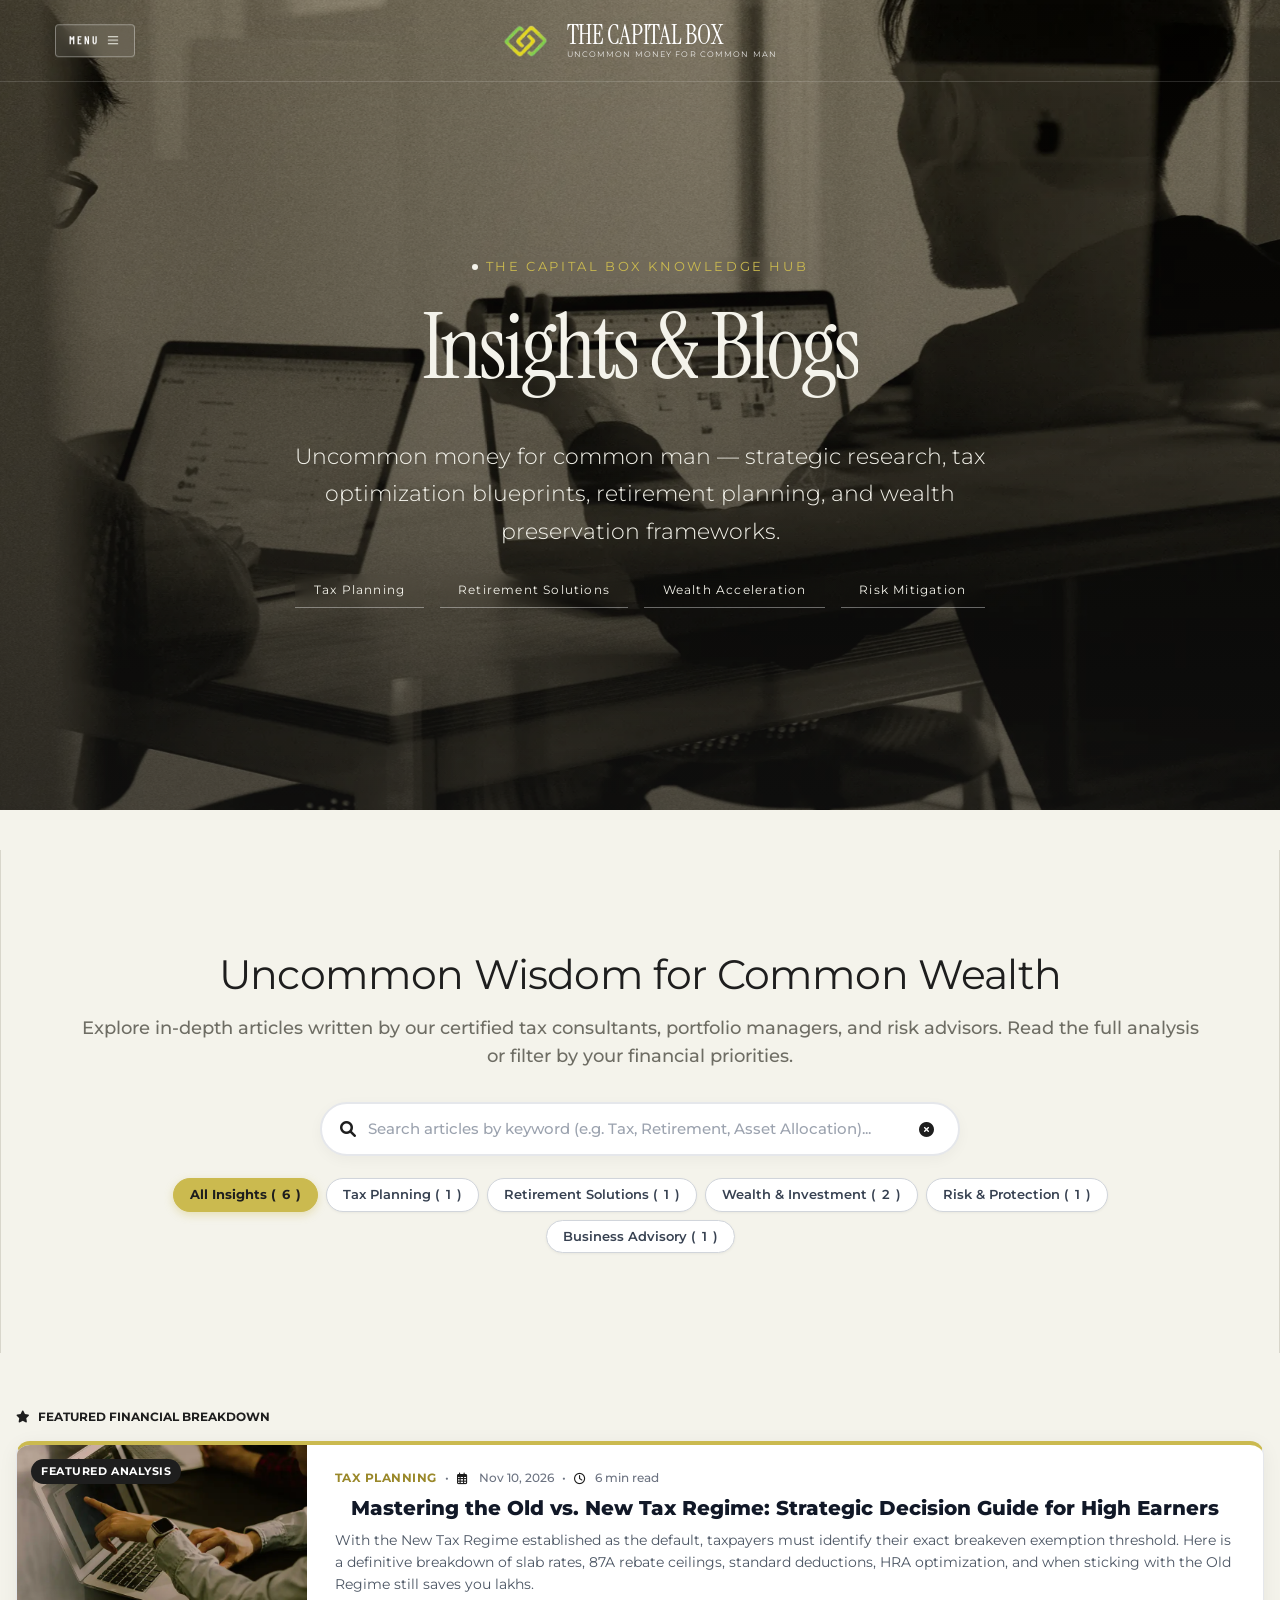
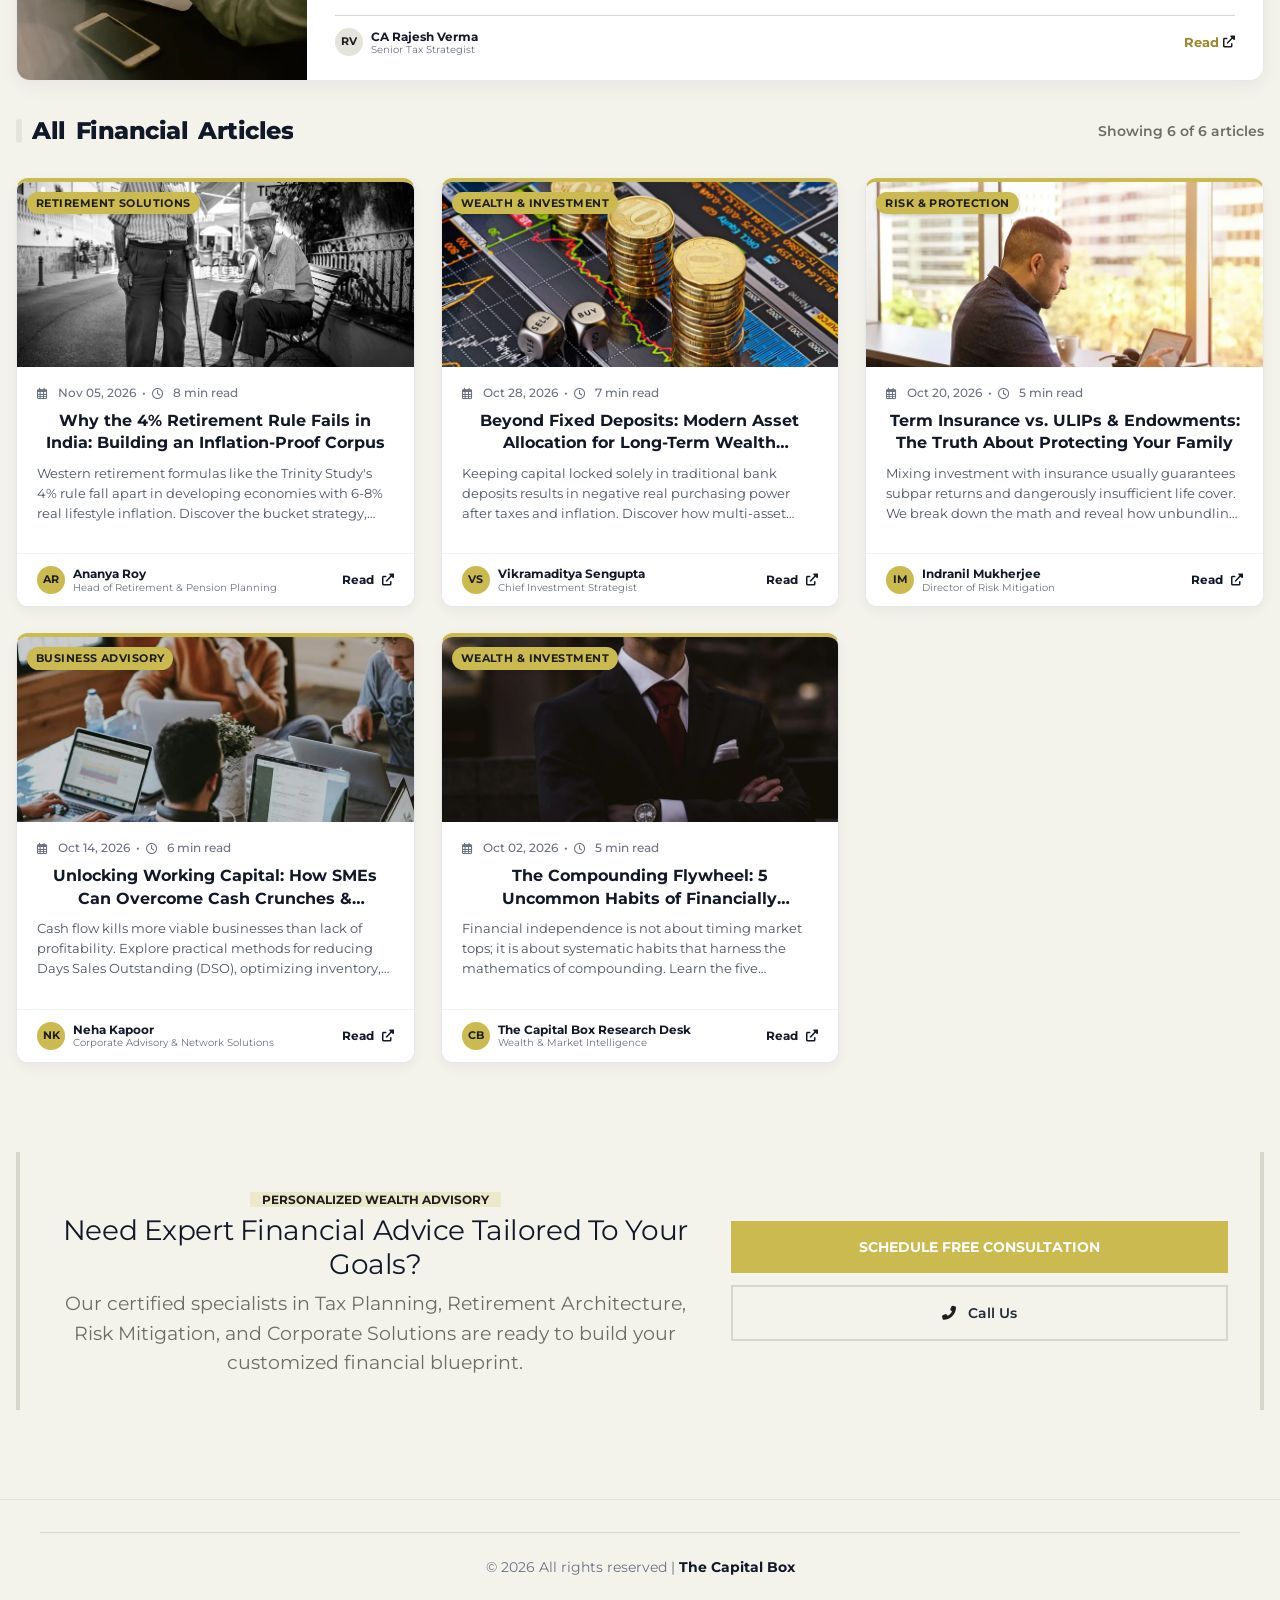
<file: public_html/blog.html>
<!DOCTYPE html>
<html lang="en">
<head>
  <meta charset="UTF-8">
  <meta http-equiv="refresh" content="0; url=blogs.html">
  <title>Redirecting to Blogs | The Capital Box</title>
  <script>window.location.href = "blogs.html";</script>
</head>
<body style="background:#0f0f11; color:#fff; font-family:sans-serif; text-align:center; padding-top:20vh;">
  <p>Redirecting to <a href="blogs.html" style="color:#CBBA4F;">The Capital Box Blogs & Insights</a>...</p>
</body>
</html>
</file>
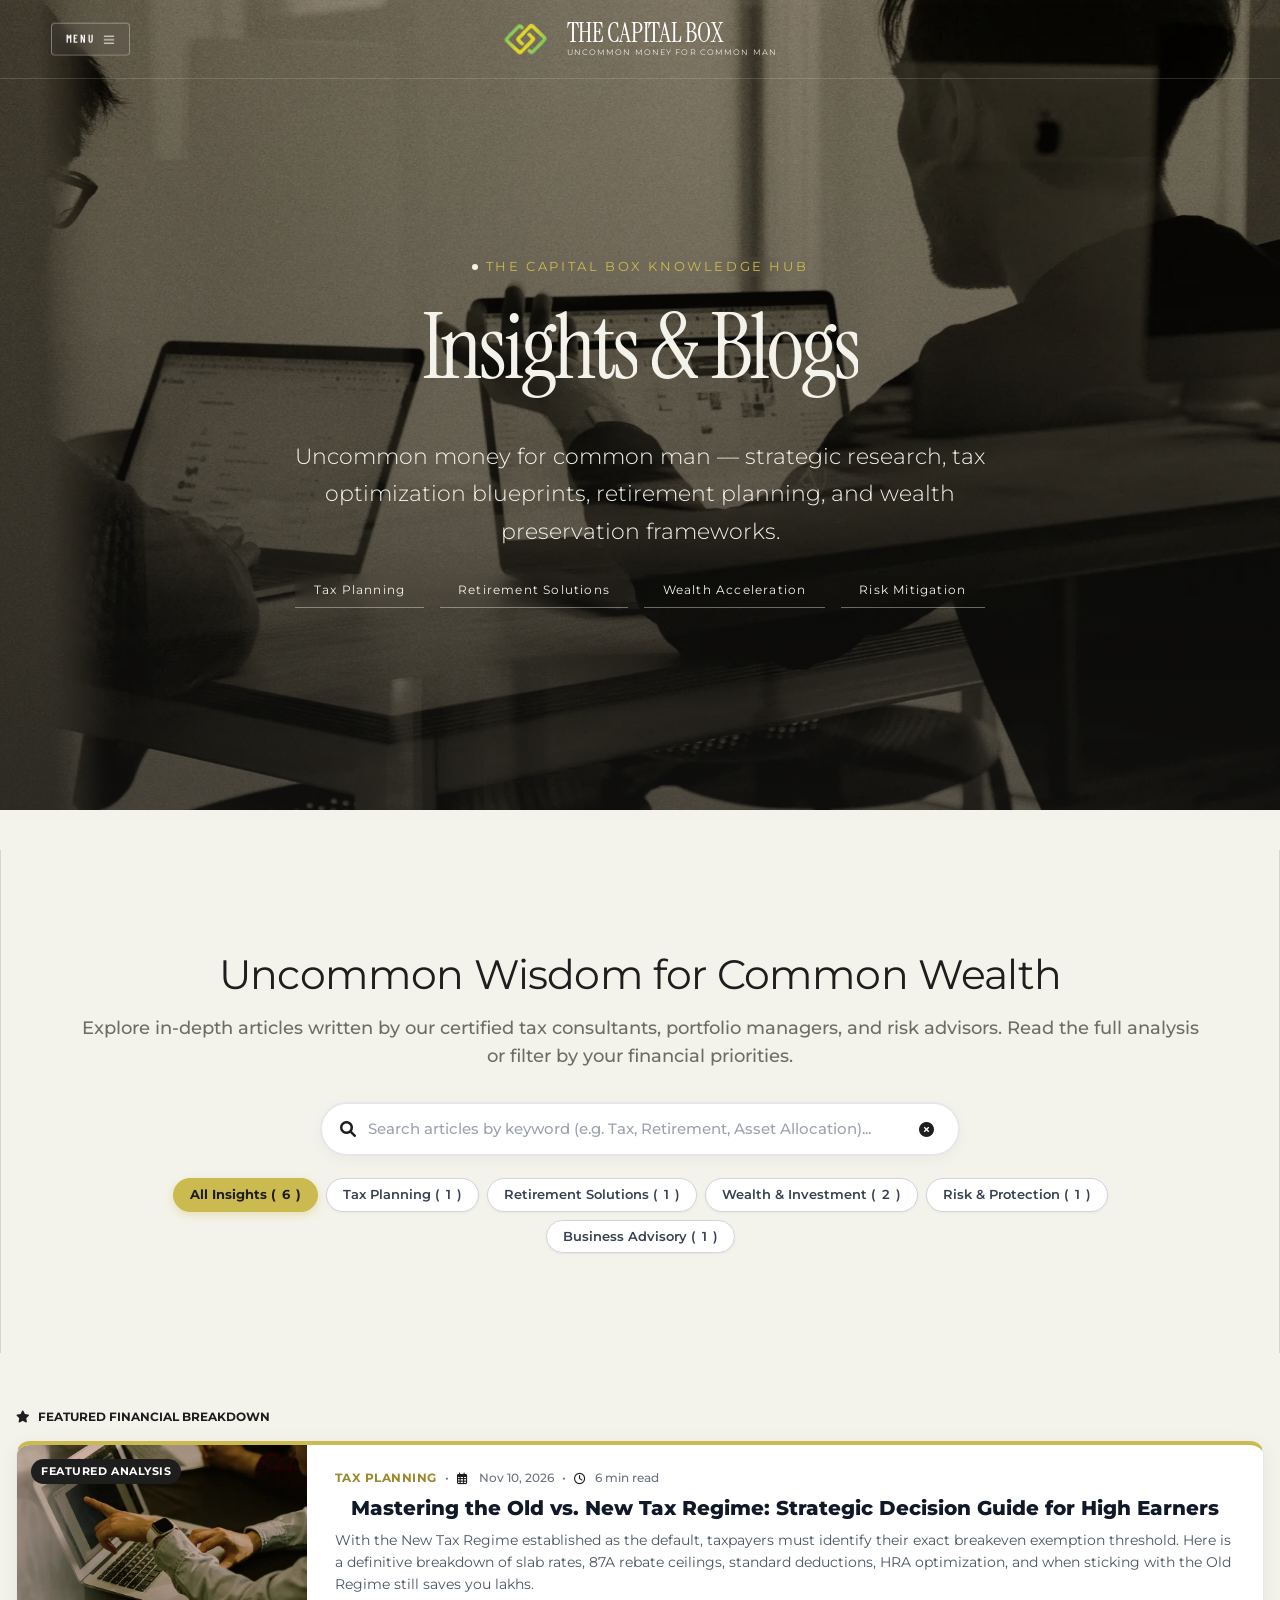
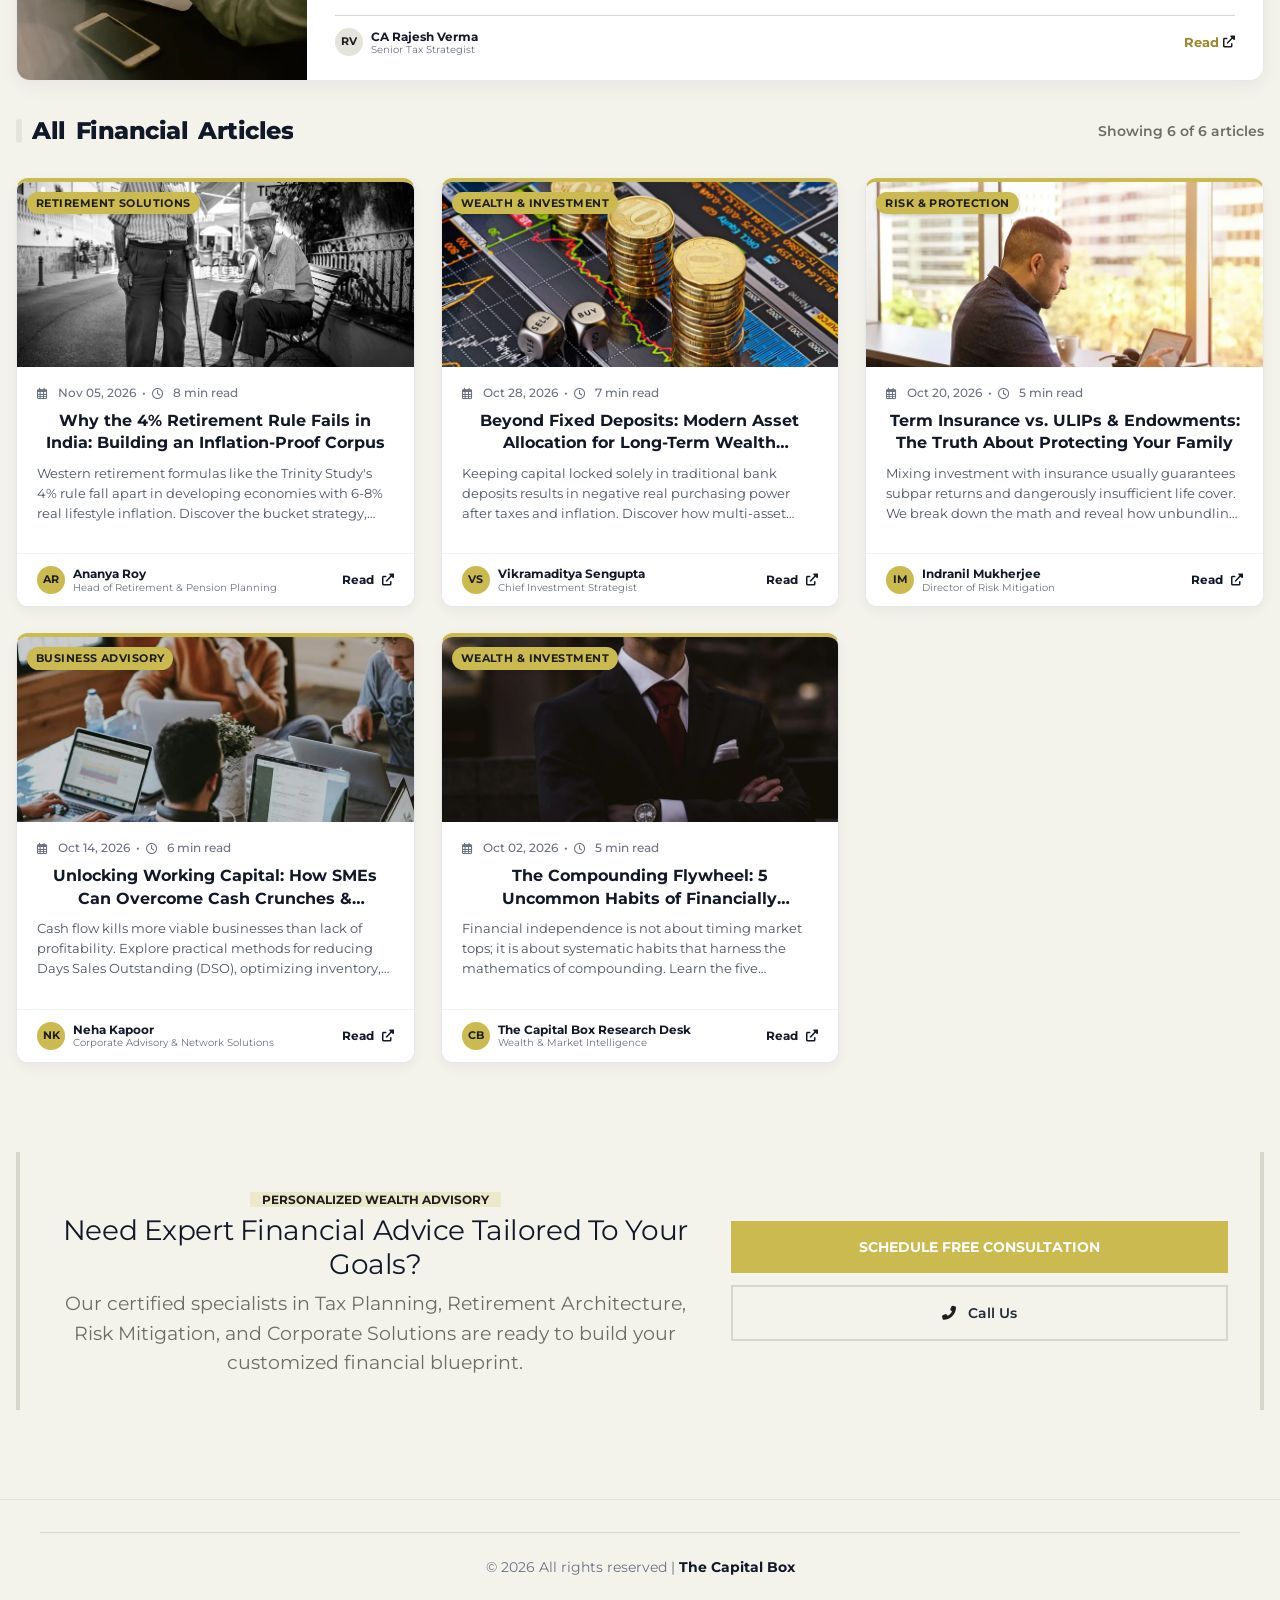
<file: public_html/blogs.html>
<!DOCTYPE html>
<html lang="en">

<head>
  <meta charset="UTF-8" />
  <meta name="viewport" content="width=device-width, initial-scale=1.0" />
  <meta http-equiv="Content-Security-Policy" content="upgrade-insecure-requests">
  <meta name="description"
    content="The Capital Box Blogs & Insights: Expert articles on tax saving, retirement planning, modern wealth creation, risk protection, and SME corporate finance." />
  <meta name="keywords"
    content="The Capital Box blogs, financial planning articles, tax saving tips 2026, retirement planning India, risk management, wealth creation, SME business finance" />
  <meta name="author" content="The Capital Box" />
  <meta name="publisher" content="The Capital Box" />
  <meta name="robots" content="index, follow" />
  <title>Insights & Blogs | The Capital Box - Uncommon Money for Common Man</title>

  <!-- Preload essential resources -->
  <link rel="preload" href="styles.css" as="style" />
  <link rel="stylesheet" href="styles.css" />
  <link rel="stylesheet" href="global.css" />
  <link rel="stylesheet" href="editorial.css?v=45" />
  <link rel="stylesheet" href="mobile.css?v=6" />

  <!-- Preconnect and Web Fonts -->
  <link rel="preconnect" href="https://fonts.googleapis.com" />
  <link rel="preconnect" href="https://fonts.gstatic.com" crossorigin />
  <link rel="icon" href="public/assets/logo-1.webp" type="image/png" sizes="32x32" />
  <link href="https://fonts.googleapis.com/css2?family=Instrument+Serif:ital@0;1&family=Montserrat:ital,wght@0,300..900;1,300..900&display=swap" rel="stylesheet" />
  <link rel="stylesheet" href="https://cdnjs.cloudflare.com/ajax/libs/font-awesome/6.0.0-beta3/css/all.min.css" />

  <!-- Open Graph -->
  <meta property="og:title" content="Insights & Blogs | The Capital Box" />
  <meta property="og:description"
    content="Expert financial perspectives, tax optimization breakdowns, retirement blueprints, and risk management strategies." />
  <meta property="og:image" content="public/assets/logo-1.webp" />
  <meta property="og:url" content="https://www.thecapitalbox.com/blogs.html" />
  <meta property="og:type" content="website" />

  <!-- Twitter Card -->
  <meta name="twitter:title" content="The Capital Box Blogs & Financial Insights" />
  <meta name="twitter:description" content="In-depth research, tax optimization, and wealth blueprints from The Capital Box team." />
  <meta name="twitter:image" content="public/assets/logo-1.webp" />
  <meta name="twitter:card" content="summary_large_image" />

  <style>
    /* Specific Blog Page Resets & Overrides */
    body {
      background-color: #f4f3eb !important;
      font-family: 'Montserrat', sans-serif !important;
      color: #1e1e1e !important;
    }

    /* Fixed Search Bar (Photo 1 Fix) */
    #blogSearchWrapper {
      max-width: 640px !important;
      width: 100% !important;
      margin: 0 auto 22px auto !important;
      position: relative !important;
      background: #ffffff !important;
      border: 2px solid #e5e7eb !important;
      border-radius: 9999px !important;
      padding: 4px 18px !important;
      box-shadow: 0 4px 14px rgba(0, 0, 0, 0.04) !important;
      display: flex !important;
      flex-direction: row !important;
      align-items: center !important;
      gap: 12px !important;
      box-sizing: border-box !important;
      transition: all 0.25s ease !important;
    }

    #blogSearchWrapper:focus-within {
      border-color: #CBBA4F !important;
      box-shadow: 0 4px 18px rgba(203, 186, 79, 0.28) !important;
    }

    #blogSearchWrapper .search-icon {
      color: #9ca3af !important;
      font-size: 16px !important;
      flex-shrink: 0 !important;
      display: inline-block !important;
      position: static !important;
      transform: none !important;
      padding: 0 !important;
      margin: 0 !important;
    }

    #blogSearchInput {
      flex: 1 !important;
      border: none !important;
      outline: none !important;
      background: transparent !important;
      padding: 10px 0 !important;
      font-size: 14.5px !important;
      font-family: 'Montserrat', sans-serif !important;
      font-weight: 500 !important;
      color: #1f2937 !important;
      box-shadow: none !important;
      margin: 0 !important;
      height: 42px !important;
      box-sizing: border-box !important;
    }

    #blogSearchInput::placeholder {
      color: #9ca3af !important;
      opacity: 1 !important;
    }

    #clearSearchBtn {
      border: none !important;
      background: transparent !important;
      color: #9ca3af !important;
      cursor: pointer !important;
      padding: 6px !important;
      font-size: 15px !important;
      flex-shrink: 0 !important;
      display: flex !important;
      align-items: center !important;
      justify-content: center !important;
    }

    #clearSearchBtn:hover {
      color: #4b5563 !important;
    }

    /* Filter Pills */
    .filter-pill {
      transition: all 0.2s ease !important;
      border: 1px solid #d1d5db !important;
      background: #ffffff !important;
      color: #374151 !important;
      padding: 6px 16px !important;
      border-radius: 9999px !important;
      font-size: 13px !important;
      font-weight: 600 !important;
      cursor: pointer !important;
      display: inline-flex !important;
      align-items: center !important;
      gap: 6px !important;
      box-shadow: 0 1px 3px rgba(0, 0, 0, 0.05) !important;
    }

    .filter-pill:hover {
      background-color: #f9fafb !important;
      border-color: #9ca3af !important;
    }

    .filter-pill.active {
      background-color: #CBBA4F !important;
      border-color: #CBBA4F !important;
      color: #1e1e1e !important;
      font-weight: 700 !important;
      box-shadow: 0 3px 8px rgba(203, 186, 79, 0.35) !important;
    }

    /* Featured Article Card (Photo 2 Fix) */
    .featured-blog-card {
      display: flex !important;
      flex-direction: row !important;
      background: #ffffff !important;
      border: 1px solid #e5e7eb !important;
      border-top: 4px solid #CBBA4F !important;
      border-radius: 14px !important;
      overflow: hidden !important;
      box-shadow: 0 4px 20px rgba(0, 0, 0, 0.06) !important;
      cursor: pointer !important;
      transition: all 0.3s ease !important;
      margin-bottom: 36px !important;
      max-height: 240px !important;
      text-decoration: none !important;
      color: inherit !important;
    }

    .featured-blog-card:hover {
      transform: translateY(-4px) !important;
      box-shadow: 0 12px 30px rgba(0, 0, 0, 0.12) !important;
      border-color: #CBBA4F !important;
      text-decoration: none !important;
      color: inherit !important;
    }

    .featured-img-container {
      width: 32% !important;
      min-width: 220px !important;
      max-width: 290px !important;
      position: relative !important;
      overflow: hidden !important;
      flex-shrink: 0 !important;
    }

    .featured-img {
      width: 100% !important;
      height: 100% !important;
      object-fit: cover !important;
      display: block !important;
      transition: transform 0.5s ease !important;
    }

    .featured-blog-card:hover .featured-img {
      transform: scale(1.05) !important;
    }

    .featured-badge {
      position: absolute !important;
      top: 14px !important;
      left: 14px !important;
      background: #1e1e1e !important;
      color: #CBBA4F !important;
      font-size: 11px !important;
      font-weight: 700 !important;
      padding: 4px 10px !important;
      border-radius: 20px !important;
      letter-spacing: 0.05em !important;
      text-transform: uppercase !important;
      box-shadow: 0 2px 6px rgba(0,0,0,0.3) !important;
    }

    .featured-content {
      flex: 1 !important;
      padding: 24px 28px !important;
      display: flex !important;
      flex-direction: column !important;
      justify-content: space-between !important;
      overflow: hidden !important;
    }

    .featured-meta {
      display: flex !important;
      align-items: center !important;
      gap: 8px !important;
      font-size: 12px !important;
      color: #6b7280 !important;
      margin-bottom: 8px !important;
      font-weight: 500 !important;
    }

    .featured-category {
      color: #9a882a !important;
      font-weight: 700 !important;
      text-transform: uppercase !important;
      letter-spacing: 0.04em !important;
    }

    .featured-title {
      font-family: 'Montserrat', sans-serif !important;
      font-size: 20px !important;
      font-weight: 800 !important;
      line-height: 1.35 !important;
      color: #111827 !important;
      margin-bottom: 8px !important;
      letter-spacing: normal !important;
      text-transform: none !important;
      display: -webkit-box !important;
      -webkit-line-clamp: 2 !important;
      -webkit-box-orient: vertical !important;
      overflow: hidden !important;
    }

    .featured-blog-card:hover .featured-title {
      color: #9a882a !important;
    }

    .featured-summary {
      font-size: 13.5px !important;
      line-height: 1.6 !important;
      color: #4b5563 !important;
      margin-bottom: 12px !important;
      display: -webkit-box !important;
      -webkit-line-clamp: 3 !important;
      -webkit-box-orient: vertical !important;
      overflow: hidden !important;
    }

    .featured-footer {
      display: flex !important;
      align-items: center !important;
      justify-content: space-between !important;
      padding-top: 12px !important;
      border-top: 1px solid #f3f4f6 !important;
    }

    @media (max-width: 850px) {
      .featured-blog-card {
        flex-direction: column !important;
        max-height: none !important;
      }
      .featured-img-container {
        width: 100% !important;
        max-width: 100% !important;
        height: 200px !important;
      }
      .featured-content {
        padding: 20px !important;
      }
    }

    /* 3-Column Blog Grid (Photo 3 & 4 Fix) */
    .blogs-grid-container {
      display: grid !important;
      grid-template-columns: repeat(3, minmax(0, 1fr)) !important;
      gap: 26px !important;
      margin-top: 20px !important;
    }

    @media (max-width: 1024px) {
      .blogs-grid-container {
        grid-template-columns: repeat(2, minmax(0, 1fr)) !important;
        gap: 20px !important;
      }
    }

    @media (max-width: 640px) {
      .blogs-grid-container {
        grid-template-columns: 1fr !important;
        gap: 18px !important;
      }
    }

    .blog-card-item {
      background: #ffffff !important;
      border: 1px solid #e5e7eb !important;
      border-top: 4px solid #CBBA4F !important;
      border-radius: 12px !important;
      overflow: hidden !important;
      display: flex !important;
      flex-direction: column !important;
      justify-content: space-between !important;
      box-shadow: 0 4px 12px rgba(0, 0, 0, 0.05) !important;
      cursor: pointer !important;
      transition: all 0.3s ease !important;
      text-decoration: none !important;
      color: inherit !important;
    }

    .blog-card-item:hover {
      transform: translateY(-5px) !important;
      box-shadow: 0 12px 25px rgba(0, 0, 0, 0.1) !important;
      border-color: #CBBA4F !important;
      text-decoration: none !important;
      color: inherit !important;
    }

    .blog-card-thumb-wrap {
      width: 100% !important;
      height: 185px !important;
      position: relative !important;
      overflow: hidden !important;
      background: #f3f4f6 !important;
    }

    .blog-card-thumb {
      width: 100% !important;
      height: 100% !important;
      object-fit: cover !important;
      display: block !important;
      transition: transform 0.5s ease !important;
    }

    .blog-card-item:hover .blog-card-thumb {
      transform: scale(1.06) !important;
    }

    .blog-card-badge {
      position: absolute !important;
      top: 10px !important;
      left: 10px !important;
      background: #CBBA4F !important;
      color: #1e1e1e !important;
      font-size: 11px !important;
      font-weight: 700 !important;
      padding: 3px 9px !important;
      border-radius: 15px !important;
      text-transform: uppercase !important;
      letter-spacing: 0.04em !important;
      box-shadow: 0 2px 4px rgba(0,0,0,0.15) !important;
    }

    .blog-card-body {
      padding: 18px 20px !important;
      flex: 1 !important;
      display: flex !important;
      flex-direction: column !important;
    }

    .blog-card-meta {
      display: flex !important;
      align-items: center !important;
      gap: 6px !important;
      font-size: 11.5px !important;
      color: #6b7280 !important;
      margin-bottom: 8px !important;
      font-weight: 500 !important;
    }

    .blog-card-title-text {
      font-family: 'Montserrat', sans-serif !important;
      font-size: 16px !important;
      font-weight: 700 !important;
      line-height: 1.4 !important;
      color: #111827 !important;
      margin-bottom: 8px !important;
      text-transform: none !important;
      letter-spacing: normal !important;
      display: -webkit-box !important;
      -webkit-line-clamp: 2 !important;
      -webkit-box-orient: vertical !important;
      overflow: hidden !important;
    }

    .blog-card-item:hover .blog-card-title-text {
      color: #9a882a !important;
    }

    .blog-card-desc {
      font-size: 13px !important;
      line-height: 1.55 !important;
      color: #4b5563 !important;
      margin-bottom: 12px !important;
      display: -webkit-box !important;
      -webkit-line-clamp: 3 !important;
      -webkit-box-orient: vertical !important;
      overflow: hidden !important;
    }

    .blog-card-foot {
      display: flex !important;
      align-items: center !important;
      justify-content: space-between !important;
      padding: 12px 20px !important;
      border-top: 1px solid #f3f4f6 !important;
      background: #ffffff !important;
    }

    .author-pill {
      display: flex !important;
      align-items: center !important;
      gap: 8px !important;
    }

    .author-circle {
      width: 28px !important;
      height: 28px !important;
      border-radius: 50% !important;
      background: #CBBA4F !important;
      color: #1e1e1e !important;
      font-weight: 700 !important;
      font-size: 10.5px !important;
      display: flex !important;
      align-items: center !important;
      justify-content: center !important;
      flex-shrink: 0 !important;
    }

    .author-txt-name {
      font-size: 12px !important;
      font-weight: 700 !important;
      color: #111827 !important;
      line-height: 1.2 !important;
    }

    .author-txt-role {
      font-size: 10px !important;
      color: #6b7280 !important;
      line-height: 1.1 !important;
    }

    .read-more-link {
      font-size: 12px !important;
      font-weight: 700 !important;
      color: #111827 !important;
      display: inline-flex !important;
      align-items: center !important;
      gap: 4px !important;
      transition: all 0.2s ease !important;
    }

    .blog-card-item:hover .read-more-link {
      color: #9a882a !important;
      transform: translateX(3px) !important;
    }

    /* Section Heading Override */
    .blog-section-title {
      font-family: 'Montserrat', sans-serif !important;
      font-size: 24px !important;
      font-weight: 800 !important;
      color: #111827 !important;
      letter-spacing: -0.02em !important;
      display: flex !important;
      align-items: center !important;
      gap: 10px !important;
    }

    /* Modal Reader Styling */
    .article-modal-backdrop {
      background: rgba(15, 17, 23, 0.85);
      backdrop-filter: blur(8px);
    }

    .modal-prose h2 {
      font-family: 'Instrument Serif', Georgia, serif !important;
      font-size: 2rem !important;
      color: #1e1e1e !important;
      margin-top: 1.75rem !important;
      margin-bottom: 0.75rem !important;
      line-height: 1.25 !important;
      font-weight: 400 !important;
    }

    .modal-prose h3 {
      font-family: 'Montserrat', sans-serif !important;
      font-size: 1.2rem !important;
      font-weight: 700 !important;
      color: #111827 !important;
      margin-top: 1.5rem !important;
      margin-bottom: 0.5rem !important;
    }

    .modal-prose p {
      color: #374151 !important;
      font-size: 1.05rem !important;
      line-height: 1.8 !important;
      margin-bottom: 1.25rem !important;
    }

    .modal-prose ul, .modal-prose ol {
      color: #374151 !important;
      font-size: 1.05rem !important;
      line-height: 1.8 !important;
      margin-bottom: 1.5rem !important;
      padding-left: 1.5rem !important;
    }

    .modal-prose li {
      margin-bottom: 0.5rem !important;
    }

    .modal-prose blockquote {
      border-left: 4px solid #CBBA4F !important;
      background: #faf8f0 !important;
      padding: 1rem 1.5rem !important;
      margin: 1.5rem 0 !important;
      border-radius: 0 8px 8px 0 !important;
      font-style: italic !important;
      color: #1e1e1e !important;
    }

    .modal-prose .highlight-box {
      background: #fbf9f2 !important;
      border: 1px solid #e7deba !important;
      border-left: 4px solid #CBBA4F !important;
      border-radius: 8px !important;
      padding: 1.25rem 1.5rem !important;
      margin: 1.5rem 0 !important;
    }

    /* Centered Advisory Consultation Box in Modal */
    .modal-advisory-box {
      text-align: center !important;
      display: flex !important;
      flex-direction: column !important;
      align-items: center !important;
      justify-content: center !important;
    }
    .modal-advisory-box :is(p, h4, div, span, a) {
      text-align: center !important;
      margin-left: auto !important;
      margin-right: auto !important;
    }

    /* Modal Cover Image - Properly Proportioned & Fitted */
    .modal-cover-wrapper {
      width: 100% !important;
      height: 340px !important;
      max-height: 360px !important;
      border-radius: 14px !important;
      overflow: hidden !important;
      margin-bottom: 28px !important;
      border: 1px solid #e5e7eb !important;
      background-color: #1e1e1e !important;
      box-shadow: 0 4px 16px rgba(0, 0, 0, 0.08) !important;
      position: relative !important;
    }

    #modalCoverImage {
      width: 100% !important;
      height: 100% !important;
      max-height: 360px !important;
      object-fit: cover !important;
      object-position: center 30% !important;
      display: block !important;
    }

    @media (max-width: 640px) {
      .modal-cover-wrapper {
        height: 220px !important;
        max-height: 240px !important;
        margin-bottom: 20px !important;
      }
      #modalCoverImage {
        max-height: 240px !important;
      }
    }

    /* Clear spacing between calendar/clock icons and text */
    .blog-card-meta i,
    .featured-meta i,
    #modalPublishDate i,
    #modalReadTime i {
      margin-right: 8px !important;
      display: inline-block !important;
      vertical-align: middle !important;
    }

    /* Clean Minimal Footer Centering Override */
    html body footer#blogPageFooter,
    html body #blogPageFooter {
      width: 100% !important;
      background-color: #f4f3eb !important;
      border-top: 1px solid #e2ded4 !important;
      padding: 32px 16px !important;
      margin: 0 !important;
      display: flex !important;
      flex-direction: row !important;
      justify-content: center !important;
      align-items: center !important;
      text-align: center !important;
      box-sizing: border-box !important;
    }

    html body footer#blogPageFooter *,
    html body #blogPageFooter * {
      text-align: center !important;
    }

    html body footer#blogPageFooter p,
    html body #blogPageFooter p {
      font-family: 'Montserrat', sans-serif !important;
      font-size: 13.5px !important;
      color: #6b7280 !important;
      text-align: center !important;
      width: 100% !important;
      margin: 0 auto !important;
      display: block !important;
    }

    html body footer#blogPageFooter a,
    html body #blogPageFooter a {
      color: #111827 !important;
      font-weight: 700 !important;
      text-decoration: none !important;
      display: inline !important;
      text-align: center !important;
    }
  </style>
</head>

<body>

  <!-- Loading Spinner -->
  <!-- Navbar -->
  <nav id="navbar" class="navbar fixed top-0 w-full z-40 py-4 md:px-6 transition-all duration-300">
    <div class="mx-auto flex justify-between items-center px-2">
      <div class="flex items-center">
        <a href="/" class="text-white text-xl font-bold">
          <img src="public/assets/logo-1.webp" alt="The Capital Box Logo" class="h-8" />
        </a>
        <div class="flex flex-col ml-4 md:hidden lg:block">
          <p class="uppercase text-white text-md md:text-xl font-bold">
            The Capital Box
          </p>
          <p class="uppercase text-white text-xs md:text-base font-light">
            UNCOMMON MONEY FOR COMMON MAN
          </p>
        </div>
      </div>

      <div class="hidden md:flex items-center space-x-8">
        <a href="/" class="text-white hover:text-primary transition text-lg font-light uppercase">Home</a>

        <!-- Dropdown Menu -->
        <div class="dropdown relative">
          <button class="text-white hover:text-primary transition flex items-center text-lg font-light uppercase"
            id="dropdownToggle">
            Services
            <svg xmlns="http://www.w3.org/2000/svg" class="h-4 w-4 ml-1" fill="none" viewBox="0 0 24 24"
              stroke="currentColor">
              <path stroke-linecap="round" stroke-linejoin="round" stroke-width="2" d="M19 9l-7 7-7-7" />
            </svg>
          </button>
          <div class="dropdown-menu bg-white rounded shadow-lg mt-2 w-56">
            <div class="py-2">
              <a href="./taxsolution.html"
                class="block px-4 py-2 hover:bg-gray-100 hover:text-primary text-gray-700">Tax Solutions</a>
              <a href="./retirementsolutions.html"
                class="block px-4 py-2 hover:bg-gray-100 hover:text-primary text-gray-700">Retirement Solutions</a>
              <a href="./networksolution.html"
                class="block px-4 py-2 hover:bg-gray-100 hover:text-primary text-gray-700">Networking Solutions
              </a>
              <a href="./riskmanagement.html"
                class="block px-4 py-2 hover:bg-gray-100 hover:text-primary text-gray-700">Risk Management</a>
            </div>
          </div>
        </div>

        <a href="./about.html" class="text-white hover:text-primary transition text-lg font-light uppercase">About</a>
        <a href="./blogs.html" class="text-white hover:text-primary transition text-lg font-light uppercase">Blogs</a>
        <a href="./contact.html"
          class="text-white hover:text-primary transition text-lg font-light uppercase">Contact</a>
        <a href="./careers.html"
          class="text-white transition text-xl uppercase font-light border border-primary rounded-lg px-4 py-2 hover:bg-[#CBBA4F] hover:text-white hover:font-normal">Careers</a>
      </div>

      <!-- Mobile menu button -->
      <div class="md:hidden">
        <button id="mobile-menu-button" class="text-white">
          <!-- Hamburger Icon -->
          <svg id="hamburger-icon" xmlns="http://www.w3.org/2000/svg" class="h-6 w-6" fill="none" viewBox="0 0 24 24"
            stroke="currentColor">
            <path stroke-linecap="round" stroke-linejoin="round" stroke-width="2" d="M4 6h16M4 12h16M4 18h16" />
          </svg>
          <!-- X Icon (hidden by default) -->
          <svg id="close-icon" class="h-6 w-6 hidden" xmlns="http://www.w3.org/2000/svg" fill="none" viewBox="0 0 24 24"
            stroke="currentColor">
            <path stroke-linecap="round" stroke-linejoin="round" stroke-width="2" d="M6 18L18 6M6 6l12 12" />
          </svg>
        </button>
      </div>
    </div>

    <!-- Mobile menu -->
    <div id="mobile-menu" class="hidden md:hidden bg-navColor bg-opacity-40 mt-4 py-2">
      <a href="/" class="block px-6 py-2 text-white hover:bg-primary">Home</a>
      <div class="relative">
        <button id="mobile-dropdown-button"
          class="w-full text-left px-6 py-2 text-white hover:bg-primary flex justify-between items-center">
          Services
          <svg xmlns="http://www.w3.org/2000/svg" class="h-4 w-4" fill="none" viewBox="0 0 24 24" stroke="currentColor">
            <path stroke-linecap="round" stroke-linejoin="round" stroke-width="2" d="M19 9l-7 7-7-7" />
          </svg>
        </button>
        <div id="mobile-dropdown" class="hidden bg-[#1F2937] rounded-lg mx-4 my-2">
          <a href="./taxsolution.html" class="block px-6 py-2 text-white hover:bg-primary rounded-t-lg">Tax Solutions</a>
          <a href="./retirementsolutions.html" class="block px-6 py-2 text-white hover:bg-primary">Retirement Solutions</a>
          <a href="./networksolution.html" class="block px-6 py-2 text-white hover:bg-primary rounded-b-lg">Networking Solutions</a>
          <a href="./riskmanagement.html" class="block px-6 py-2 text-white hover:bg-primary rounded-b-lg">Risk Management</a>
        </div>
      </div>
      <a href="./about.html" class="block px-6 py-2 text-white hover:bg-primary">About</a>
      <a href="./blogs.html" class="block px-6 py-2 text-white hover:bg-primary">Blogs</a>
      <a href="./contact.html" class="block px-6 py-2 text-white hover:bg-primary">Contact</a>
      <a href="./careers.html" class="block px-6 py-2 text-white hover:bg-primary">Careers</a>
    </div>
  </nav>

  <main>
    <!-- Subpage Hero Section (matching about.html & careers.html) -->
    <div class="relative">
      <div class="subpage-hero w-full bg-cover bg-center relative overflow-hidden">
        <img src="public/assets/about-hero.webp" alt="The Capital Box Blogs and Insights"
          class="subpage-hero-img w-full h-full object-cover" />

        <!-- Hero Content Overlay -->
        <div class="subpage-hero-overlay">
          <div class="subpage-hero-content">
            <div class="subpage-hero-badge">
              <span class="subpage-hero-badge-dot"></span>
              <span>The Capital Box Knowledge Hub</span>
            </div>
            <h1 class="subpage-hero-title">
              Insights & Blogs
            </h1>
            <p class="subpage-hero-desc">
              Uncommon money for common man — strategic research, tax optimization blueprints, retirement planning, and wealth preservation frameworks.
            </p>
            <div class="subpage-hero-pills">
              <span class="subpage-hero-pill">Tax Planning</span>
              <span class="subpage-hero-pill">Retirement Solutions</span>
              <span class="subpage-hero-pill">Wealth Acceleration</span>
              <span class="subpage-hero-pill">Risk Mitigation</span>
            </div>
          </div>
        </div>
      </div>

      <!-- Feature Card Container with Search & Filters -->
      <div class="subpage-card-container container mx-auto px-4 relative">
        <div class="w-full">
          <div class="w-full bg-white rounded-xl shadow-xl transform transition duration-500 border-4 border-primary">
            <div class="p-6 md:p-10 flex flex-col items-center text-center">
              <h2 class="text-2xl md:text-5xl font-bold text-gray-800 mb-3" style="font-family:'Montserrat',sans-serif !important;">
                Uncommon Wisdom for Common Wealth
              </h2>
              <p class="text-gray-600 text-base md:text-lg font-medium max-w-4xl mx-auto mb-8">
                Explore in-depth articles written by our certified tax consultants, portfolio managers, and risk advisors. Read the full analysis or filter by your financial priorities.
              </p>

              <!-- Properly Arranged Search Bar (Fixed Photo 1) -->
              <div id="blogSearchWrapper">
                <i class="fas fa-search search-icon"></i>
                <input type="text" id="blogSearchInput"
                  placeholder="Search articles by keyword (e.g. Tax, Retirement, Asset Allocation)..."
                  autocomplete="off" />
                <button id="clearSearchBtn" type="button" class="hidden" title="Clear search">
                  <i class="fas fa-times-circle"></i>
                </button>
              </div>

              <!-- Filter Pills -->
              <div class="flex flex-wrap items-center justify-center gap-2 pt-1" id="filterPillsContainer">
                <button class="filter-pill active" data-category="all">
                  All Insights (<span id="count-all">6</span>)
                </button>
                <button class="filter-pill" data-category="Tax Planning">
                  Tax Planning (<span id="count-tax">1</span>)
                </button>
                <button class="filter-pill" data-category="Retirement Solutions">
                  Retirement Solutions (<span id="count-retire">1</span>)
                </button>
                <button class="filter-pill" data-category="Wealth & Investment">
                  Wealth & Investment (<span id="count-wealth">2</span>)
                </button>
                <button class="filter-pill" data-category="Risk & Protection">
                  Risk & Protection (<span id="count-risk">1</span>)
                </button>
                <button class="filter-pill" data-category="Business Advisory">
                  Business Advisory (<span id="count-biz">1</span>)
                </button>
              </div>

            </div>
          </div>
        </div>
      </div>
    </div>

    <!-- Main Blogs Content Container -->
    <div class="max-w-7xl mx-auto px-4 sm:px-6 lg:px-8 py-14">

      <!-- Compact Featured Blog Spotlight (Fixed Photo 2 & 3) -->
      <section id="featuredArticleSection">
        <div class="flex items-center gap-2 text-xs font-bold tracking-widest text-[#9a882a] uppercase mb-4">
          <i class="fas fa-star text-[#CBBA4F]"></i> Featured Financial Breakdown
        </div>
        <a href="https://capitalbox.substack.com/p/mastering-the-old-vs-new-tax-regime" target="_blank" rel="noopener noreferrer" class="featured-blog-card group" style="text-decoration: none !important; color: inherit !important;">
          <div class="featured-img-container">
            <img src="public/assets/tax-02.webp" alt="Old vs New Tax Regime 2026" class="featured-img" />
            <span class="featured-badge">Featured Analysis</span>
          </div>
          <div class="featured-content">
            <div>
              <div class="featured-meta">
                <span class="featured-category">Tax Planning</span>
                <span>•</span>
                <span><i class="far fa-calendar-alt text-[#CBBA4F]" style="margin-right: 8px !important;"></i> Nov 10, 2026</span>
                <span>•</span>
                <span><i class="far fa-clock text-[#CBBA4F]" style="margin-right: 6px !important;"></i> 6 min read</span>
              </div>
              <h3 class="featured-title">
                Mastering the Old vs. New Tax Regime: Strategic Decision Guide for High Earners
              </h3>
              <p class="featured-summary">
                With the New Tax Regime established as the default, taxpayers must identify their exact breakeven exemption threshold. Here is a definitive breakdown of slab rates, 87A rebate ceilings, standard deductions, HRA optimization, and when sticking with the Old Regime still saves you lakhs.
              </p>
            </div>
            <div class="featured-footer">
              <div class="author-pill">
                <div class="author-circle">RV</div>
                <div>
                  <div class="author-txt-name">CA Rajesh Verma</div>
                  <div class="author-txt-role">Senior Tax Strategist</div>
                </div>
              </div>
              <span class="read-more-link" style="color:#9a882a !important; font-size:13px !important; display: inline-flex; align-items: center; gap: 6px;">
                Read <i class="fas fa-external-link-alt text-xs"></i>
              </span>
            </div>
          </div>
        </a>
      </section>

      <!-- Section Title & Status (Fixed Photo 3) -->
      <div class="flex items-center justify-between mb-8 pb-3 border-b-2 border-gray-200">
        <h2 class="blog-section-title">
          <span style="width:6px; height:24px; background:#CBBA4F; border-radius:4px; display:inline-block;"></span>
          All Financial Articles
        </h2>
        <span id="activeFilterLabel" class="text-xs sm:text-sm font-semibold text-gray-500">
          Showing all articles
        </span>
      </div>

      <!-- 3-Column Blogs Grid (Fixed Photo 4) -->
      <div id="blogsGrid" class="blogs-grid-container">
        <!-- Rendered dynamically via JavaScript -->
      </div>

      <!-- Empty State -->
      <div id="noResultsState" class="hidden py-16 text-center bg-white rounded-2xl border border-gray-200 p-8 shadow-sm">
        <div class="w-16 h-16 rounded-full bg-gray-100 text-[#CBBA4F] mx-auto flex items-center justify-center text-2xl mb-4">
          <i class="fas fa-search"></i>
        </div>
        <h3 class="text-xl font-bold text-gray-900 mb-2">No articles match your search</h3>
        <p class="text-gray-600 text-sm max-w-md mx-auto mb-6">
          Try adjusting your search terms or click "Reset Filters" to view all available insights.
        </p>
        <button onclick="resetFilters()" class="px-6 py-2.5 bg-primary text-black font-bold rounded-lg hover:bg-gray-800 hover:text-white transition text-sm">
          Reset Filters
        </button>
      </div>

    </div>

    <!-- Strategy Session CTA Banner -->
    <section class="max-w-7xl mx-auto px-4 sm:px-6 lg:px-8 pb-16">
      <div class="bg-white border-4 border-primary rounded-2xl p-8 sm:p-12 shadow-xl flex flex-col md:flex-row items-center justify-between gap-8">
        <div class="max-w-2xl text-center md:text-left">
          <span class="text-xs font-bold uppercase tracking-wider text-[#9a882a] bg-primary/20 px-3 py-1 rounded-full">
            Personalized Wealth Advisory
          </span>
          <h3 class="text-2xl md:text-4xl font-bold text-gray-900 mt-3 mb-2" style="font-family:'Montserrat',sans-serif !important;">
            Need Expert Financial Advice Tailored To Your Goals?
          </h3>
          <p class="text-gray-600 text-base leading-relaxed">
            Our certified specialists in Tax Planning, Retirement Architecture, Risk Mitigation, and Corporate Solutions are ready to build your customized financial blueprint.
          </p>
        </div>
        <div class="flex flex-col sm:flex-row gap-3 w-full md:w-auto">
          <a href="./contact.html" class="text-center px-8 py-4 bg-[#1e1e1e] hover:bg-[#CBBA4F] text-white hover:text-black font-bold uppercase tracking-wider text-sm rounded-lg transition shadow-md whitespace-nowrap">
            Schedule Free Consultation
          </a>
          <a href="tel:+91124428427" class="text-center px-6 py-4 border-2 border-gray-300 hover:border-primary text-gray-800 font-semibold text-sm rounded-lg transition whitespace-nowrap">
            <i class="fas fa-phone-alt mr-2 text-[#CBBA4F]"></i> Call Us
          </a>
        </div>
      </div>
    </section>

  </main>

  <!-- Article Reader Modal -->
  <div id="blogArticleModal" class="fixed inset-0 z-50 article-modal-backdrop hidden overflow-y-auto custom-scroll"
    role="dialog" aria-modal="true" aria-labelledby="modalBlogTitle">
    <div class="min-h-screen px-4 py-8 sm:py-12 flex items-center justify-center">
      <div class="bg-white border-4 border-primary rounded-2xl w-full max-w-4xl overflow-hidden shadow-2xl relative my-auto">

        <!-- Modal Top Bar -->
        <div class="sticky top-0 bg-white/95 backdrop-blur-md px-6 py-4 border-b border-gray-200 flex items-center justify-between z-20">
          <div class="flex items-center gap-3">
            <span id="modalCategoryBadge" class="bg-primary text-black text-xs font-bold px-3 py-1 rounded-full uppercase tracking-wider shadow-sm">
              Category
            </span>
            <span id="modalReadTime" class="text-xs font-semibold text-gray-500">
              5 min read
            </span>
            <a id="modalExternalHeaderBtn" href="#" target="_blank" rel="noopener noreferrer" class="hidden text-xs font-bold text-gray-800 hover:text-black bg-[#CBBA4F]/25 hover:bg-[#CBBA4F] px-3 py-1 rounded-full transition items-center gap-1.5 ml-2 shadow-sm">
              <i class="fas fa-external-link-alt text-[10px]"></i> <span id="modalExternalHeaderTxt">Open Article</span>
            </a>
          </div>
          <button onclick="closeBlogModal()"
            class="text-gray-500 hover:text-gray-900 p-2 rounded-full hover:bg-gray-100 transition focus:outline-none"
            title="Close article (Esc)">
            <i class="fas fa-times text-xl"></i>
          </button>
        </div>

        <!-- Modal Body Content -->
        <div class="p-6 sm:p-10 max-h-[82vh] overflow-y-auto custom-scroll">
          <!-- Header Meta -->
          <div class="mb-6">
            <h1 id="modalBlogTitle" class="text-2xl sm:text-4xl font-bold text-gray-900 leading-tight mb-4" style="font-family:'Montserrat',sans-serif !important;">
              Article Title Here
            </h1>
            <div class="flex flex-wrap items-center justify-between gap-4 py-3 border-y border-gray-200 text-xs sm:text-sm text-gray-600">
              <div class="flex items-center gap-3">
                <div id="modalAuthorAvatar" class="w-10 h-10 rounded-full bg-primary text-black font-bold text-sm flex items-center justify-center shadow-sm">
                  CB
                </div>
                <div>
                  <p id="modalAuthorName" class="font-bold text-gray-900">Author Name</p>
                  <p id="modalAuthorRole" class="text-xs text-gray-500">Role / Position</p>
                </div>
              </div>
              <div class="flex items-center gap-4">
                <span id="modalPublishDate"><i class="far fa-calendar-alt text-[#CBBA4F] mr-1.5"></i> Date</span>
                <!-- Share Button Group -->
                <div class="flex items-center gap-2">
                  <button onclick="shareArticle('twitter')" class="w-8 h-8 rounded-full bg-gray-100 hover:bg-primary hover:text-black flex items-center justify-center text-xs transition" title="Share on Twitter/X">
                    <i class="fab fa-twitter"></i>
                  </button>
                  <button onclick="shareArticle('linkedin')" class="w-8 h-8 rounded-full bg-gray-100 hover:bg-primary hover:text-black flex items-center justify-center text-xs transition" title="Share on LinkedIn">
                    <i class="fab fa-linkedin-in"></i>
                  </button>
                  <button onclick="copyArticleLink()" id="copyLinkBtn" class="w-8 h-8 rounded-full bg-gray-100 hover:bg-primary hover:text-black flex items-center justify-center text-xs transition" title="Copy Link">
                    <i class="fas fa-link"></i>
                  </button>
                </div>
              </div>
            </div>
          </div>

          <!-- Featured Cover Image (Properly Sized & Fitted) -->
          <div class="modal-cover-wrapper mb-8 rounded-xl overflow-hidden border border-gray-200 shadow-sm" style="width: 100% !important; height: 340px !important; max-height: 360px !important; background-color: #1e1e1e !important;">
            <img id="modalCoverImage" src="public/assets/tax-02.webp" alt="Article Cover" style="width: 100% !important; height: 100% !important; max-height: 360px !important; object-fit: cover !important; object-position: center 30% !important; display: block !important;" />
          </div>

          <!-- Full Article Markdown/HTML Body -->
          <div id="modalArticleBody" class="modal-prose">
            <!-- Populated dynamically -->
          </div>

          <!-- Author Bio & Consultation Prompt (Centered and Minimized) -->
          <div class="mt-8 pt-4 border-t border-gray-200">
            <div class="modal-advisory-box bg-gray-50 border border-primary/40 rounded-xl" style="text-align: center !important; padding: 18px 20px !important;">
              <p style="text-align: center !important; font-size: 10.5px !important; font-weight: 700 !important; color: #9a882a !important; text-transform: uppercase !important; letter-spacing: 0.12em !important; margin: 0 auto 6px auto !important;">
                Advisory Consultation
              </p>
              <h4 style="text-align: center !important; font-family: 'Montserrat', sans-serif !important; font-size: 17px !important; font-weight: 700 !important; color: #111827 !important; margin: 0 auto 6px auto !important; line-height: 1.3 !important;">
                Have questions about this financial framework?
              </h4>
              <p style="text-align: center !important; font-size: 13px !important; color: #4b5563 !important; max-width: 520px !important; margin: 0 auto 14px auto !important; line-height: 1.5 !important;">
                Book a confidential 1-on-1 strategy call with our certified advisory team to evaluate your personalized scenario.
              </p>
              <div style="text-align: center !important; margin: 0 auto !important; width: 100% !important; display: flex !important; justify-content: center !important;">
                <a href="./contact.html" style="display: inline-block !important; margin: 0 auto !important; padding: 9px 22px !important; background-color: #1e1e1e !important; color: #ffffff !important; font-weight: 700 !important; border-radius: 6px !important; text-decoration: none !important; font-size: 12px !important; text-transform: uppercase !important; letter-spacing: 0.05em !important; transition: all 0.2s ease !important;" class="hover:bg-[#CBBA4F] hover:text-black shadow">
                  Book a Consultation
                </a>
              </div>
            </div>
          </div>

        </div>
      </div>
    </div>
  </div>

  <!-- Clean Minimal Footer Matching User Request -->
  <footer id="blogPageFooter" style="width: 100% !important; background-color: #f4f3eb !important; border-top: 1px solid #e2ded4 !important; padding: 32px 16px !important; margin: 0 !important; display: flex !important; justify-content: center !important; align-items: center !important; text-align: center !important; box-sizing: border-box !important;">
    <div style="width: 100% !important; max-width: 1200px !important; margin: 0 auto !important; display: flex !important; justify-content: center !important; align-items: center !important; text-align: center !important;">
      <p style="margin: 0 auto !important; font-family: 'Montserrat', sans-serif !important; font-size: 13.5px !important; color: #6b7280 !important; text-align: center !important; display: block !important; width: 100% !important;">
        © 2026 All rights reserved | <a href="./index.html" style="color: #111827 !important; font-weight: 700 !important; text-decoration: none !important; display: inline !important;">The Capital Box</a>
      </p>
    </div>
  </footer>

  <!-- Blog Data and Scripts -->
  <script>
    const blogsData = [
      {
        id: "blog-1",
        title: "Mastering the Old vs. New Tax Regime: Strategic Decision Guide for High Earners",
        slug: "mastering-old-vs-new-tax-regime-2026",
        category: "Tax Planning",
        date: "Nov 10, 2026",
        readTime: "6 min read",
        externalUrl: "https://capitalbox.substack.com/p/mastering-the-old-vs-new-tax-regime",
        platform: "Substack",
        author: {
          name: "CA Rajesh Verma",
          role: "Senior Tax & Estate Advisor",
          initials: "RV"
        },
        image: "public/assets/tax-02.webp",
        summary: "A numbers-backed comparison between the Old and New Tax Regimes. Learn the exact breakeven exemption threshold, standard deductions, HRA calculations, and optimal salary restructuring strategies to legally minimize your liability.",
        content: `
          <h2>The Great Tax Conundrum: Old vs. New Regime</h2>
          <p>
            With the recent Union Budgets positioning the New Tax Regime as the default tax filing framework, every salaried professional and business owner faces an essential question: <strong>Should you transition to the simplified lower tax slabs of the New Regime, or retain the deduction-heavy Old Regime?</strong>
          </p>
          <p>
            While the New Regime attracts taxpayers with reduced tax rates and an expanded rebate under Section 87A (rendering taxable income up to ₹7-7.5 Lakh effectively tax-free), the optimal answer for high-earning individuals depends strictly on their eligible deduction basket.
          </p>

          <div class="highlight-box">
            <h3 class="text-gray-900 text-base font-bold mb-1"><i class="fas fa-calculator text-[#CBBA4F] mr-2"></i>The Magic Breakeven Point: ₹3.75 Lakhs - ₹4.25 Lakhs</h3>
            <p class="text-sm text-gray-700 mb-0">
              If your total deductible investments and allowances (Standard Deduction + 80C + 80D + HRA/Home Loan Interest + NPS) exceed <strong>₹3,75,000 to ₹4,25,000</strong> annually, the <strong>Old Tax Regime</strong> delivers substantial net tax savings. If your total deductions fall below this threshold, the <strong>New Tax Regime</strong> is mathematically superior.
            </p>
          </div>

          <h2>Key Deductions to Factor Into Your Calculation</h2>
          <p>
            When conducting your annual tax review, ensure you evaluate each of the five core pillars:
          </p>
          <ul>
            <li><strong>Standard Deduction:</strong> Universal ₹50,000 to ₹75,000 deduction applicable across both regimes.</li>
            <li><strong>Section 80C (Capped at ₹1.5 Lakh):</strong> EPF, PPF, ELSS, life insurance premiums, and children's tuition fees (Old Regime only).</li>
            <li><strong>Section 80D (Health Insurance):</strong> Up to ₹25,000 for self/family and an additional ₹50,000 for senior citizen parents (Old Regime only).</li>
            <li><strong>House Rent Allowance (HRA) & Section 24(b):</strong> Rent exemption under Section 10(13A) or up to ₹2,00,000 interest deduction on self-occupied housing loans (Old Regime only).</li>
            <li><strong>Corporate NPS under Section 80CCD(2):</strong> Employer contribution to NPS up to 10%-14% of Basic Salary is allowed under <em>both</em> regimes—providing one of the strongest remaining tax shelters in India.</li>
          </ul>

          <blockquote>
            "Tax efficiency is not about avoiding taxes; it is about structuring your legitimate cash flows so that wealth is preserved for your family's future rather than surrendered to avoidable liabilities."
          </blockquote>

          <h2>Strategic Salary Restructuring Recommendations</h2>
          <p>
            At The Capital Box, our private wealth and tax advisors recommend that salaried executives review their CTC structure with HR departments every April. By restructuring components into flexible benefit allowances (food coupons, broadband reimbursements, company car leases, and employer NPS contributions), individuals can significantly drop their taxable gross under the New Regime or maximize claims under the Old Regime.
          </p>

          <h2>Next Steps for Taxpayers</h2>
          <p>
            Avoid the standard mistake of choosing your tax regime in February when payroll deduction deadlines arrive. Model your financial plan early, calculate your exact investment commitments, and allocate the surplus cash into high-yielding equity and fixed-income portfolios.
          </p>
        `
      },
      {
        id: "blog-2",
        title: "Why the 4% Retirement Rule Fails in India: Building an Inflation-Proof Corpus",
        slug: "inflation-proof-retirement-corpus-india",
        category: "Retirement Solutions",
        date: "Nov 05, 2026",
        readTime: "8 min read",
        externalUrl: "https://capitalbox.substack.com/p/why-the-4-retirement-rule-fails-in",
        platform: "Substack",
        author: {
          name: "Ananya Roy",
          role: "Head of Retirement & Pension Planning",
          initials: "AR"
        },
        image: "public/assets/retire-02.webp",
        summary: "Western retirement formulas like the Trinity Study's 4% rule fall apart in developing economies with 6-8% real lifestyle inflation. Discover the bucket strategy, dynamic SWP models, and multi-asset retirement architectures.",
        content: `
          <h2>The Dangerous Myth of the 4% Rule in Developing Economies</h2>
          <p>
            The famous "4% Rule," pioneered by the Trinity Study in the United States, states that if a retiree withdraws 4% of their initial portfolio in Year 1 and adjusts that sum for inflation annually, their portfolio has a 95% probability of lasting 30 years.
          </p>
          <p>
            Unfortunately, directly applying this rule to India and other high-growth emerging economies is a recipe for premature portfolio depletion. Why?
          </p>
          <ul>
            <li><strong>Differential Inflation Rates:</strong> The US long-term CPI benchmark historically hovered between 2-3%. In India, realistic lifestyle and healthcare inflation persistently runs at <strong>7% to 10%</strong>.</li>
            <li><strong>Currency Volatility & Asset Returns:</strong> Emerging market fixed income yields decline as economies mature, narrowing the spread between real returns and living expenses.</li>
            <li><strong>Medical Inflation:</strong> Private healthcare costs in metropolitan areas compound at over 12% annually, presenting catastrophic risk to fixed-withdrawal schemes.</li>
          </ul>

          <div class="highlight-box">
            <h3 class="text-gray-900 text-base font-bold mb-1"><i class="fas fa-layer-group text-[#CBBA4F] mr-2"></i>The Solution: The Capital Box 3-Bucket Framework</h3>
            <p class="text-sm text-gray-700 mb-0">
              Instead of relying on a single static withdrawal rate, modern retirees require a structured bucket architecture that isolates short-term liquidity from volatile growth engines.
            </p>
          </div>

          <h2>The 3-Bucket Wealth Preservation Architecture</h2>
          <p>
            Here is the framework deployed by The Capital Box for clients approaching or in retirement:
          </p>
          <ol>
            <li>
              <strong>Bucket 1: The Liquidity Shield (Years 1 to 3):</strong>
              Stored entirely in ultra-safe instruments—high-yield savings, short-term fixed deposits, and liquid/arbitrage funds. This covers 3 full years of living expenses, ensuring you never have to liquidate equities during a market downturn.
            </li>
            <li>
              <strong>Bucket 2: The Income Generator (Years 4 to 8):</strong>
              Allocated into high-quality corporate bonds, target-maturity funds, senior secured debt, and conservative hybrid funds. This bucket generates stable yield and periodically replenishes Bucket 1.
            </li>
            <li>
              <strong>Bucket 3: The Compounding Engine (Years 9+):</strong>
              Composed of diversified large/mid-cap equity index funds, dividend-growth stocks, and Sovereign Gold Bonds. Because this capital will not be touched for at least 8 to 10 years, it safely rides through market cycles and beats inflation.
            </li>
          </ol>

          <blockquote>
            "True retirement independence is not about amassing a giant number; it is about engineering predictable, uninterrupted cash flow that never forces you to check the morning stock market ticker."
          </blockquote>

          <h2>Dynamic Systematic Withdrawal Plans (SWP)</h2>
          <p>
            Rather than taking fixed monthly annuities that are taxed at slab rates, retirees should utilize mutual fund SWPs. Under current tax laws, only the capital gains component of each withdrawal is taxed, dramatically lowering your effective tax burden compared to traditional fixed deposit interest.
          </p>
        `
      },
      {
        id: "blog-3",
        title: "Beyond Fixed Deposits: Modern Asset Allocation for Long-Term Wealth Preservation",
        slug: "beyond-fixed-deposits-asset-allocation",
        category: "Wealth & Investment",
        date: "Oct 28, 2026",
        readTime: "7 min read",
        externalUrl: "https://dev.to/capital_box/beyond-fixed-deposits-modern-asset-allocation-for-long-term-wealth-4dlj",
        platform: "Dev.to",
        author: {
          name: "Vikramaditya Sengupta",
          role: "Chief Investment Strategist",
          initials: "VS"
        },
        image: "public/assets/hero-trading-img.jpg",
        summary: "Keeping capital locked solely in traditional bank deposits results in negative real purchasing power after taxes and inflation. Discover how multi-asset allocation compounds wealth while minimizing portfolio drawdown.",
        content: `
          <h2>The Illusion of Safety in Cash and Fixed Deposits</h2>
          <p>
            For generations, the default financial prescription for Indian families was simple: earn, save, and lock money into 5-year bank fixed deposits. While FDs provide absolute capital protection and psychological comfort, they quietly inflict severe purchasing-power erosion.
          </p>
          <p>
            Let's evaluate the math for a taxpayer in the 30% slab:
          </p>
          <ul>
            <li>Nominal FD Interest Rate: <strong>7.0%</strong></li>
            <li>Post-tax Return (30% + cess): <strong>4.8%</strong></li>
            <li>Headline Consumer Inflation: <strong>6.0%</strong></li>
            <li><strong>Net Real Return: -1.2% per annum</strong></li>
          </ul>
          <p>
            In real terms, every ₹10 Lakhs parked purely in FDs loses approximately ₹12,000 of real purchasing capacity every single year.
          </p>

          <div class="highlight-box">
            <h3 class="text-gray-900 text-base font-bold mb-1"><i class="fas fa-chart-pie text-[#CBBA4F] mr-2"></i>The Core-Satellite Portfolio Model</h3>
            <p class="text-sm text-gray-700 mb-0">
              Institutional investors don't bet on single asset classes. They build an engine where uncorrelated assets balance each other during turbulent market shocks.
            </p>
          </div>

          <h2>How Multi-Asset Portfolios Weather Crises</h2>
          <p>
            During market corrections, equities dip while sovereign gold and high-grade fixed income often appreciate or hold steady. By maintaining a disciplined <strong>Core-Satellite Asset Allocation</strong>, investors benefit from automatic shock absorption:
          </p>
          <ul>
            <li><strong>Core Portfolio (70-80%):</strong> Low-cost broad market indices (Nifty 50, Nifty Midcap 150), short-to-medium duration debt, and Sovereign Gold Bonds.</li>
            <li><strong>Satellite Portfolio (20-30%):</strong> Focused alpha strategies, international technology exposure, real estate investment trusts (REITs), and private credit.</li>
          </ul>

          <h2>The Mechanical Advantage of Annual Rebalancing</h2>
          <p>
            The secret weapon of successful wealth creation is not market timing—it is periodic rebalancing. If equities experience a bull run and swell from 60% of your portfolio to 75%, rebalancing forces you to take profits and reallocate into undervalued debt or gold. When equities crash, rebalancing forces you to buy equities at generational discounts.
          </p>
        `
      },
      {
        id: "blog-4",
        title: "Term Insurance vs. ULIPs & Endowments: The Truth About Protecting Your Family",
        slug: "term-life-vs-ulip-endowment-risk-protection",
        category: "Risk & Protection",
        date: "Oct 20, 2026",
        readTime: "5 min read",
        externalUrl: "https://www.tumblr.com/capitalbox/833236929170604032/term-insurance-vs-ulips-endowments-the-truth?source=share",
        platform: "Tumblr",
        author: {
          name: "Indranil Mukherjee",
          role: "Director of Risk Mitigation",
          initials: "IM"
        },
        image: "public/assets/risk-02.webp",
        summary: "Mixing investment with insurance usually guarantees subpar returns and dangerously insufficient life cover. We break down the math and reveal how unbundling protection from investment saves lakhs while securing millions.",
        content: `
          <h2>The Costly Trap of Bundled Insurance Products</h2>
          <p>
            Every year, millions of working individuals purchase endowment plans, money-back policies, and Unit Linked Insurance Plans (ULIPs), believing they are smartly achieving two goals in one shot: family protection and wealth accumulation.
          </p>
          <p>
            In reality, combining insurance and investment is the most expensive mistake in personal finance. Traditional endowment policies frequently deliver an annualized internal rate of return (IRR) of just <strong>4% to 5.5%</strong>—lagging behind inflation—while providing a meager life cover of ₹5 to ₹10 Lakhs. For a breadwinner earning ₹15 Lakhs annually, a ₹10 Lakh cover will barely support their family for 8 months.
          </p>

          <div class="highlight-box">
            <h3 class="text-gray-900 text-base font-bold mb-1"><i class="fas fa-shield-alt text-[#CBBA4F] mr-2"></i>The Golden Rule: Never Mix Insurance with Investment</h3>
            <p class="text-sm text-gray-700 mb-0">
              Buy pure term life insurance for substantial, unencumbered family risk protection, and direct all your remaining investment funds into transparent, high-return mutual funds.
            </p>
          </div>

          <h2>The Math: Traditional Policy vs. Pure Term + Index SIP</h2>
          <p>
            Consider a 30-year-old non-smoker with a ₹1,00,000 annual budget for life planning:
          </p>
          <ul>
            <li>
              <strong>Option A (Endowment / ULIP):</strong><br>
              Pays ₹1,00,000/year for 25 years. Receives a life cover of ~₹15 Lakhs. Expected maturity corpus at age 55: ~₹55 Lakhs (at 5% return).
            </li>
            <li>
              <strong>Option B (Pure Term + Equity Mutual Fund):</strong><br>
              Buys a ₹2 Crore pure term policy up to age 65 for approximately ₹15,000/year. Invests the remaining ₹85,000/year into an equity index fund. Expected corpus at age 55 (at 12% CAGR): <strong>₹1.27 Crores</strong>—plus <strong>13 times larger life cover</strong> from Day 1!
            </li>
          </ul>

          <h2>Essential Riders to Include in Your Term Policy</h2>
          <p>
            When purchasing your pure term policy, look beyond the base sum assured:
          </p>
          <ol>
            <li><strong>Waiver of Premium Rider:</strong> If you suffer total permanent disability, all future premiums are waived while the policy remains 100% active.</li>
            <li><strong>Critical Illness Rider:</strong> Provides an immediate lump-sum payout upon diagnosis of listed ailments (cardiac, cancer, stroke), replacing lost income during recovery.</li>
          </ol>
        `
      },
      {
        id: "blog-5",
        title: "Unlocking Working Capital: How SMEs Can Overcome Cash Crunches & Accelerate Scale",
        slug: "sme-working-capital-liquidity-growth",
        category: "Business Advisory",
        date: "Oct 14, 2026",
        readTime: "6 min read",
        externalUrl: "https://medium.com/@blogs2_79757/unlocking-working-capital-how-smes-can-overcome-cash-crunches-build-resilient-liquidity-284a6859fd50?postPublishedType=initial",
        platform: "Medium",
        author: {
          name: "Neha Kapoor",
          role: "Corporate Advisory & Network Solutions",
          initials: "NK"
        },
        image: "public/assets/network-02.webp",
        summary: "Cash flow kills more viable businesses than lack of profitability. Explore practical methods for reducing Days Sales Outstanding (DSO), optimizing inventory, and leveraging institutional networking solutions.",
        content: `
          <h2>The Paradox of the Profitable But Cash-Poor Enterprise</h2>
          <p>
            It is one of the most frustrating dilemmas faced by ambitious SME founders: sales are setting records, the P&L statement shows robust net profits, yet payroll week brings severe anxiety and vendor checks are delayed.
          </p>
          <p>
            The reason is the <strong>Cash Conversion Cycle (CCC)</strong>. In rapid growth phases, businesses must fund raw materials, manufacturing, and inventory long before enterprise clients clear invoices. When customer credit terms stretch from 30 days to 90 or 120 days, growing sales inadvertently consume liquid reserves.
          </p>

          <div class="highlight-box">
            <h3 class="text-gray-900 text-base font-bold mb-1"><i class="fas fa-sync-alt text-[#CBBA4F] mr-2"></i>Formula: Cash Conversion Cycle (CCC)</h3>
            <p class="text-sm text-gray-700 mb-0">
              <strong>CCC = Days Inventory Outstanding (DIO) + Days Sales Outstanding (DSO) – Days Payable Outstanding (DPO)</strong>. Minimizing this cycle is the fastest way to generate free cash flow without taking on dilutive equity.
            </p>
          </div>

          <h2>4 Tactical Moves to Free Up Locked Capital</h2>
          <ol>
            <li>
              <strong>Invoice Discounting & TReDS Integration:</strong><br>
              Instead of waiting 90 days for corporate clients to settle receivables, SMEs can leverage trade financing platforms to discount accepted invoices and receive 85-90% upfront cash within 48 hours at competitive annualized interest rates.
            </li>
            <li>
              <strong>Structured Vendor Terms:</strong><br>
              Align your vendor payment schedules with your customer inflow cycles. Request volume rebates or early-settlement discounts only when your cash position supports it.
            </li>
            <li>
              <strong>Replacing High-Cost Unsecured Credit:</strong><br>
              Many founders plug short-term liquidity holes using expensive merchant cash advances or high-interest personal loans. Transitioning these into structured corporate debt facilities reduces monthly debt servicing by 30-40%.
            </li>
            <li>
              <strong>The 13-Week Rolling Cash Flow Forecast:</strong><br>
              Never rely on monthly accounting statements for operational decisions. A rolling 13-week cash forecast gives executive leadership direct visibility into upcoming liquidity troughs 6 weeks before they occur.
            </li>
          </ol>

          <blockquote>
            "Revenue is vanity, profit is sanity, but cash flow is king. Sustainable scale occurs when operational growth is backed by disciplined liquidity management."
          </blockquote>
        `
      },
      {
        id: "blog-6",
        title: "The Compounding Flywheel: 5 Uncommon Habits of Financially Independent Individuals",
        slug: "compounding-flywheel-financial-independence",
        category: "Wealth & Investment",
        date: "Oct 02, 2026",
        readTime: "5 min read",
        externalUrl: "https://dev.to/capital_box/the-compounding-flywheel-5-uncommon-habits-of-financially-elite-investors-20d5",
        platform: "Dev.to",
        author: {
          name: "The Capital Box Research Desk",
          role: "Wealth & Market Intelligence",
          initials: "CB"
        },
        image: "public/assets/home-real-02.webp",
        summary: "Financial independence is not about timing market tops; it is about systematic habits that harness the mathematics of compounding. Learn the five principles practiced by our top wealth advisory clients.",
        content: `
          <h2>Building Wealth with Intention: The Long Horizon</h2>
          <p>
            The media frequently highlights overnight startup fortunes and viral crypto wins, creating the dangerous illusion that building wealth requires extraordinary luck or speculative timing.
          </p>
          <p>
            In truth, the overwhelming majority of lasting wealth is built quietly, predictably, and methodically through what Charlie Munger called the "relentless discipline of compound interest."
          </p>

          <h2>The 5 Core Disciplines of the Financially Free</h2>

          <h3>1. The Step-Up SIP Framework</h3>
          <p>
            Starting a Systematic Investment Plan (SIP) is great, but maintaining a flat ₹20,000 monthly investment for 10 years fails to capitalize on your rising income. By implementing an annual <strong>10% Step-Up SIP</strong>, your wealth accumulation pace nearly doubles over a 15-year horizon compared to static contributions.
          </p>

          <h3>2. Defense Before Offense: The 6-Month Moat</h3>
          <p>
            High earners often keep all their funds invested in illiquid or high-risk assets. When market corrections or career transitions occur, they are forced to sell stocks at rock-bottom prices. Financially secure individuals maintain a dedicated 6-to-9-month liquid reserve that acts as a psychological buffer, enabling them to stay calm during market panics.
          </p>

          <h3>3. Decoupling Ego from Consumption</h3>
          <p>
            Morgan Housel famously wrote: <em>"Spending money to show people how much money you have is the fastest way to have less money."</em> The greatest accelerator of financial independence is intentionally widening the gap between what you earn and what you consume as your career progresses.
          </p>

          <h3>4. Tax-Loss Harvesting and Reinvestment Automation</h3>
          <p>
            Savvy investors review their portfolios prior to fiscal year ends, offsetting realized short-term and long-term gains with eligible paper losses. More importantly, all dividends and bonuses are automated to reinvest immediately rather than sitting idle in checking accounts.
          </p>

          <h3>5. Partnering with Fiduciary Advisors</h3>
          <p>
            Managing complex assets, cross-border tax compliance, generational succession, and estate documentation requires specialized expertise. Aligning with an advisor whose incentives match your family's lasting peace of mind is the ultimate safeguard of generational wealth.
          </p>
        `
      }
    ];

    let currentCategory = "all";
    let currentSearchQuery = "";

    function renderBlogCards() {
      const container = document.getElementById("blogsGrid");
      const noResults = document.getElementById("noResultsState");
      const filterLabel = document.getElementById("activeFilterLabel");
      const featuredSec = document.getElementById("featuredArticleSection");

      container.innerHTML = "";

      // Hide or show featured section based on filter or search
      if (currentCategory !== "all" || currentSearchQuery.trim() !== "") {
        featuredSec.style.display = "none";
      } else {
        featuredSec.style.display = "block";
      }

      const filtered = blogsData.filter(blog => {
        // If showing all without search, skip blog-1 in grid since it's in featured
        if (currentCategory === "all" && !currentSearchQuery.trim() && blog.id === "blog-1") {
          return false;
        }

        const matchesCategory = currentCategory === "all" || blog.category === currentCategory;
        const query = currentSearchQuery.toLowerCase().trim();
        const matchesSearch = !query ||
          blog.title.toLowerCase().includes(query) ||
          blog.summary.toLowerCase().includes(query) ||
          blog.category.toLowerCase().includes(query) ||
          blog.author.name.toLowerCase().includes(query);
        return matchesCategory && matchesSearch;
      });

      if (filtered.length === 0) {
        container.style.display = "none";
        noResults.classList.remove("hidden");
        filterLabel.textContent = `0 articles found`;
        return;
      }

      container.style.display = "grid";
      noResults.classList.add("hidden");
      const totalCount = (currentCategory === "all" && !currentSearchQuery.trim()) ? blogsData.length : filtered.length;
      filterLabel.textContent = `Showing ${totalCount} of ${blogsData.length} articles`;

      filtered.forEach((blog) => {
        const card = document.createElement(blog.externalUrl ? "a" : "article");
        card.className = "blog-card-item";
        if (blog.externalUrl) {
          card.href = blog.externalUrl;
          card.target = "_blank";
          card.rel = "noopener noreferrer";
        } else {
          card.setAttribute("onclick", `openBlogModal('${blog.id}')`);
        }

        const readLabel = "Read";
        const readIcon = `<i class="fas fa-external-link-alt text-[10px] ml-1"></i>`;

        card.innerHTML = `
          <div>
            <div class="blog-card-thumb-wrap">
              <img src="${blog.image}" alt="${blog.title}" class="blog-card-thumb" loading="lazy" />
              <span class="blog-card-badge">
                ${blog.category}
              </span>
            </div>
            <div class="blog-card-body">
              <div class="blog-card-meta">
                <span><i class="far fa-calendar-alt text-[#CBBA4F]" style="margin-right: 8px !important;"></i> ${blog.date}</span>
                <span>•</span>
                <span><i class="far fa-clock text-[#CBBA4F]" style="margin-right: 6px !important;"></i> ${blog.readTime}</span>
              </div>
              <h3 class="blog-card-title-text">
                ${blog.title}
              </h3>
              <p class="blog-card-desc">
                ${blog.summary}
              </p>
            </div>
          </div>
          <div class="blog-card-foot">
            <div class="author-pill">
              <div class="author-circle">
                ${blog.author.initials}
              </div>
              <div>
                <div class="author-txt-name">${blog.author.name}</div>
                <div class="author-txt-role">${blog.author.role}</div>
              </div>
            </div>
            <span class="read-more-link">
              Read <i class="fas fa-external-link-alt text-[10px] ml-1"></i>
            </span>
          </div>
        `;
        container.appendChild(card);
      });
    }

    function setupFilterListeners() {
      const pills = document.querySelectorAll(".filter-pill");
      pills.forEach(pill => {
        pill.addEventListener("click", () => {
          pills.forEach(p => p.classList.remove("active"));
          pill.classList.add("active");
          currentCategory = pill.getAttribute("data-category");
          renderBlogCards();
        });
      });

      const searchInput = document.getElementById("blogSearchInput");
      const clearBtn = document.getElementById("clearSearchBtn");

      searchInput.addEventListener("input", (e) => {
        currentSearchQuery = e.target.value;
        if (currentSearchQuery.length > 0) {
          clearBtn.classList.remove("hidden");
        } else {
          clearBtn.classList.add("hidden");
        }
        renderBlogCards();
      });

      clearBtn.addEventListener("click", () => {
        searchInput.value = "";
        currentSearchQuery = "";
        clearBtn.classList.add("hidden");
        renderBlogCards();
        searchInput.focus();
      });
    }

    function resetFilters() {
      currentCategory = "all";
      currentSearchQuery = "";
      document.getElementById("blogSearchInput").value = "";
      document.getElementById("clearSearchBtn").classList.add("hidden");
      document.querySelectorAll(".filter-pill").forEach(p => {
        p.classList.toggle("active", p.getAttribute("data-category") === "all");
      });
      renderBlogCards();
    }

    function openBlogModal(blogId) {
      const blog = blogsData.find(b => b.id === blogId);
      if (!blog) return;

      document.getElementById("modalCategoryBadge").textContent = blog.category;
      document.getElementById("modalReadTime").innerHTML = `<i class="far fa-clock text-[#CBBA4F]" style="margin-right: 6px !important;"></i> ${blog.readTime}`;
      document.getElementById("modalBlogTitle").textContent = blog.title;
      document.getElementById("modalAuthorName").textContent = blog.author.name;
      document.getElementById("modalAuthorRole").textContent = blog.author.role;
      document.getElementById("modalAuthorAvatar").textContent = blog.author.initials;
      document.getElementById("modalPublishDate").innerHTML = `<i class="far fa-calendar-alt text-[#CBBA4F]" style="margin-right: 8px !important;"></i> ${blog.date}`;
      document.getElementById("modalCoverImage").src = blog.image;
      document.getElementById("modalCoverImage").alt = blog.title;
      document.getElementById("modalArticleBody").innerHTML = blog.content;

      // External link button in modal header
      const extHeaderBtn = document.getElementById("modalExternalHeaderBtn");
      const extHeaderTxt = document.getElementById("modalExternalHeaderTxt");
      if (blog.externalUrl) {
        extHeaderBtn.href = blog.externalUrl;
        extHeaderTxt.textContent = 'Read';
        extHeaderBtn.classList.remove("hidden");
        extHeaderBtn.classList.add("inline-flex");
      } else {
        extHeaderBtn.classList.add("hidden");
        extHeaderBtn.classList.remove("inline-flex");
      }

      const modal = document.getElementById("blogArticleModal");
      modal.classList.remove("hidden");
      document.body.style.overflow = "hidden";

      // Set URL Hash for shareability
      window.location.hash = blog.id;
    }

    function closeBlogModal() {
      const modal = document.getElementById("blogArticleModal");
      modal.classList.add("hidden");
      document.body.style.overflow = "auto";
      history.pushState("", document.title, window.location.pathname + window.location.search);
    }

    function shareArticle(platform) {
      const currentUrl = window.location.href;
      const title = encodeURIComponent(document.getElementById("modalBlogTitle").textContent);
      if (platform === 'twitter') {
        window.open(`https://twitter.com/intent/tweet?text=${title}&url=${encodeURIComponent(currentUrl)}`, '_blank');
      } else if (platform === 'linkedin') {
        window.open(`https://www.linkedin.com/sharing/share-offsite/?url=${encodeURIComponent(currentUrl)}`, '_blank');
      }
    }

    function copyArticleLink() {
      const url = window.location.href;
      navigator.clipboard.writeText(url).then(() => {
        const btn = document.getElementById("copyLinkBtn");
        btn.innerHTML = `<i class="fas fa-check text-green-500"></i>`;
        setTimeout(() => {
          btn.innerHTML = `<i class="fas fa-link"></i>`;
        }, 2000);
      });
    }

    // Close modal on Escape or backdrop click
    document.addEventListener("keydown", (e) => {
      if (e.key === "Escape") closeBlogModal();
    });

    document.getElementById("blogArticleModal").addEventListener("click", (e) => {
      if (e.target.id === "blogArticleModal") closeBlogModal();
    });

    // Check URL Hash on load to directly open modal
    window.addEventListener("DOMContentLoaded", () => {
      renderBlogCards();
      setupFilterListeners();

      if (window.location.hash) {
        const hashId = window.location.hash.replace("#", "");
        if (blogsData.some(b => b.id === hashId)) {
          openBlogModal(hashId);
        }
      }
    });
  </script>

  <!-- Include existing site scripts for smooth navbar and scroll effects -->
  <script src="main.js"></script>
  <script src="editorial.js?v=4" defer></script>
</body>

</html>
</file>
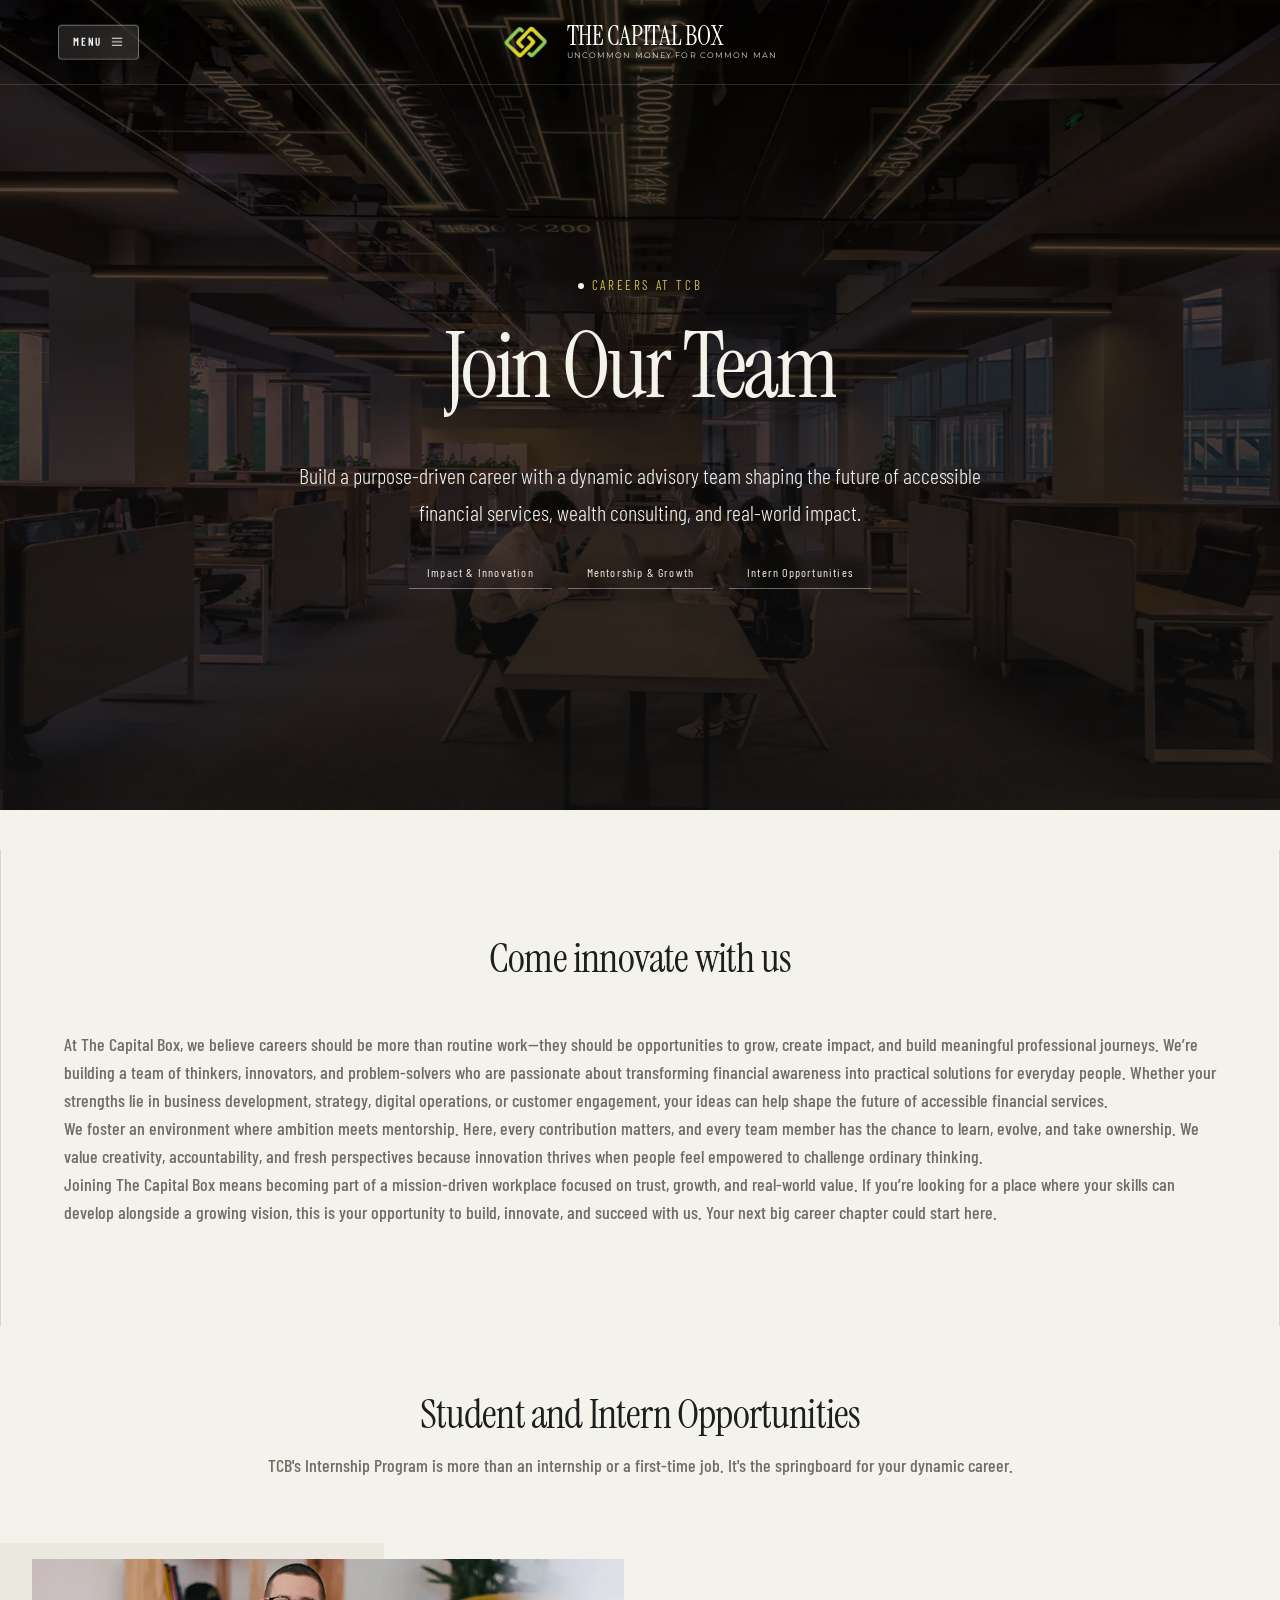
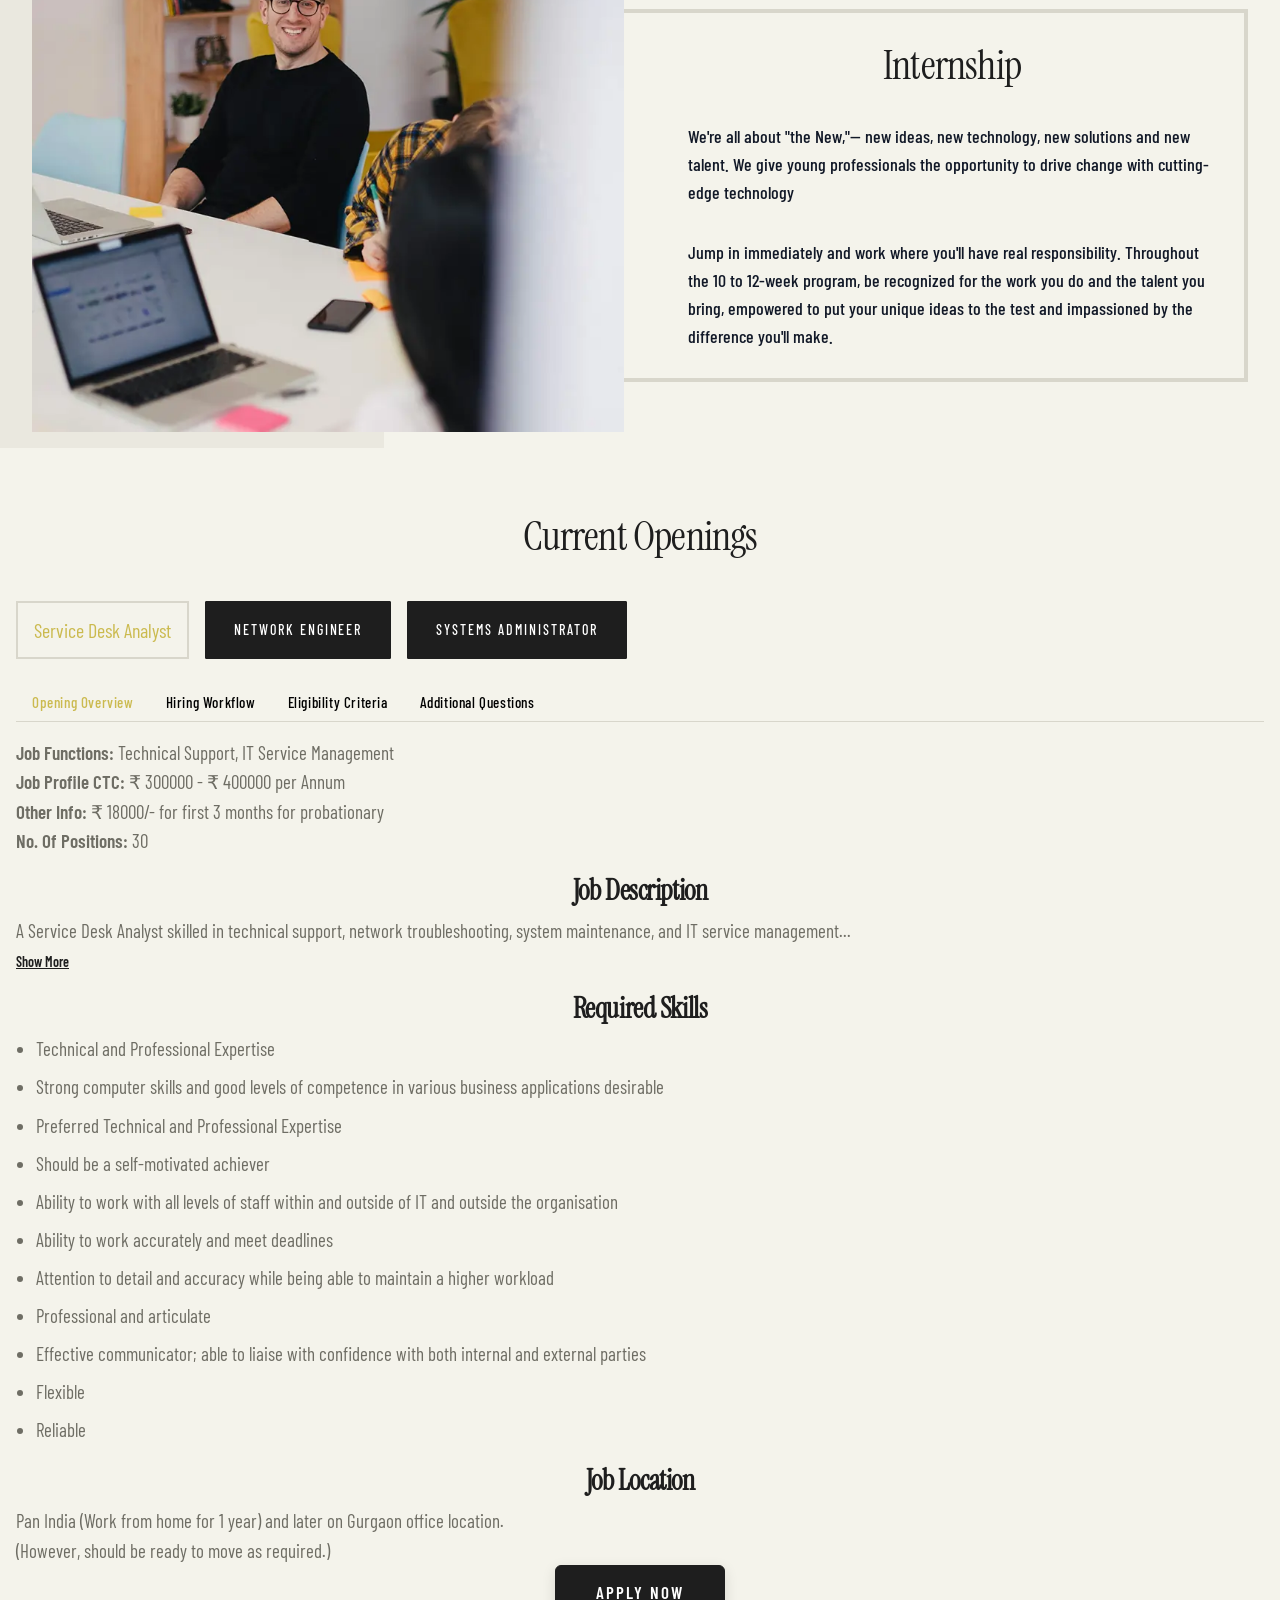
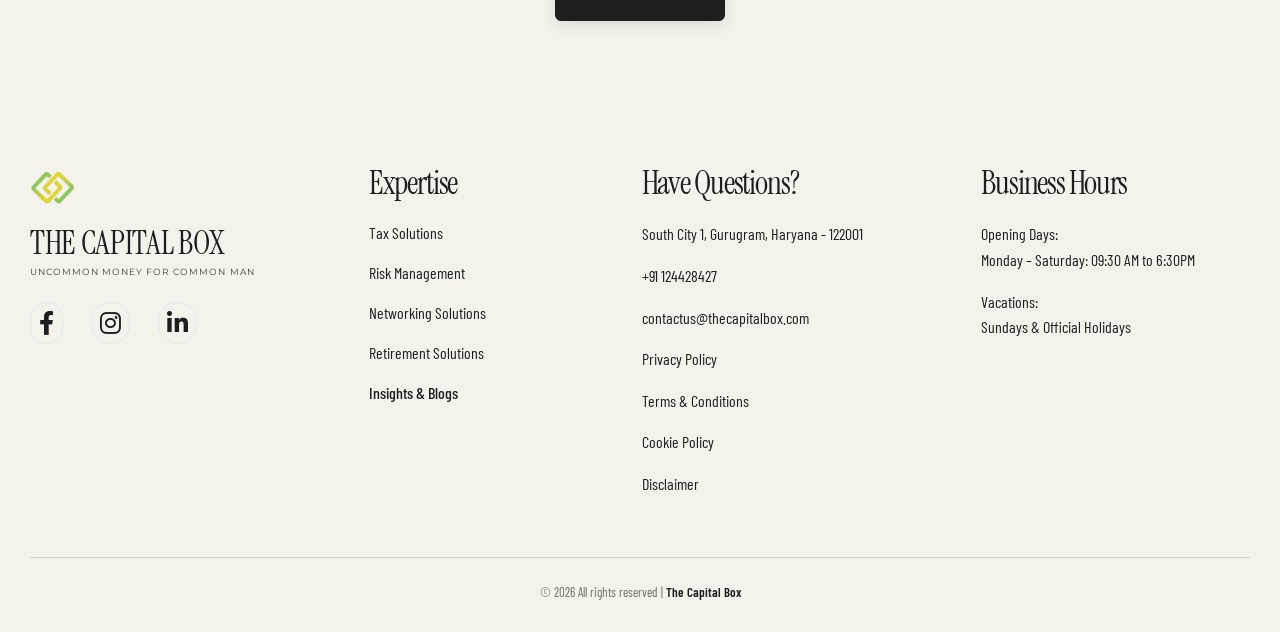
<file: public_html/careers.html>
<!DOCTYPE html>
<html lang="en">

<head>
    <script async src="https://pagead2.googlesyndication.com/pagead/js/adsbygoogle.js?client=ca-pub-6537490720599944"
     crossorigin="anonymous"></script>
    <!-- Google tag (gtag.js) -->
<script async src="https://www.googletagmanager.com/gtag/js?id=G-KRYCB19FX7"></script>
<script>
  window.dataLayer = window.dataLayer || [];
  function gtag(){dataLayer.push(arguments);}
  gtag('js', new Date());

  gtag('config', 'G-KRYCB19FX7');
</script>
  <meta charset="UTF-8" />
  <meta name="viewport" content="width=device-width, initial-scale=1" />
    <meta http-equiv="Content-Security-Policy" content="upgrade-insecure-requests">
  <meta name="description"
    content="Explore careers at The Capital Box—join our expert team in Gurugram, grow your skills, and work on real financial challenges." />
  <meta name="keywords"
    content="The Capital Box careers, financial consulting jobs, Gurugram jobs, finance careers, risk management careers, tax advisory jobs opportunities, thecapitalbox internship" />
  <meta name="author" content="The Capital Box" />
  <meta name="publisher" content="The Capital Box" />
  <meta name="robots" content="index, follow" />
  <title>The Capital Box Careers | Join Our Expert Financial Team</title>
  <script type="application/ld+json">
    {
      "@context": "https://schema.org",
      "@type": "FAQPage",
      "mainEntity": [{
        "@type": "Question",
        "name": "What kind of career opportunities are available at The Capital Box?",
        "acceptedAnswer": {
          "@type": "Answer",
          "text": "We offer roles across financial consulting, tax, risk management, and business development, along with internships for students starting their careers."
        }
      },{
        "@type": "Question",
        "name": "Do you offer internships for students or freshers?",
        "acceptedAnswer": {
          "@type": "Answer",
          "text": "Yes, our internship program is designed to give real-world experience, hands-on projects, and a strong start to your career."
        }
      },{
        "@type": "Question",
        "name": "What is the hiring process like?",
        "acceptedAnswer": {
          "@type": "Answer",
          "text": "Our hiring process typically includes application review, interviews, and skill evaluation to find the right fit for both you and the company."
        }
      },{
        "@type": "Question",
        "name": "What skills are you looking for in candidates?",
        "acceptedAnswer": {
          "@type": "Answer",
          "text": "We look for individuals with strong analytical skills, a willingness to learn, and an interest in finance and problem-solving."
        }
      },{
        "@type": "Question",
        "name": "Where is the job location and work environment like?",
        "acceptedAnswer": {
          "@type": "Answer",
          "text": "Most roles are based in Gurugram, where you’ll work in a collaborative and growth-focused environment using modern tools and strategies."
        }
      }]
    }
    </script>
  <!-- Preload essential resources for performance improvement -->
  <link rel="preload" href="styles.css" as="style" />
  <link rel="stylesheet" href="styles.css" />
  <link rel="stylesheet" href="global.css" />
  <!-- Preconnect to external domains for faster resource loading -->
  <link rel="preconnect" href="https://fonts.googleapis.com" />
  <link rel="preconnect" href="https://fonts.gstatic.com" crossorigin />
  <!-- Favicon with multiple sizes for better compatibility -->
  <link rel="icon" href="public/assets/logo-1.webp" type="image/png" sizes="32x32" />
  <link rel="icon" href="public/assets/logo-1.webp" type="image/png" sizes="16x16" />
  <!-- Web Fonts -->
  <link href="https://fonts.googleapis.com/css2?family=Montserrat:ital,wght@0,100..900;1,100..900&display=swap"
    rel="stylesheet" />
  <!-- Font Awesome for Icons -->
  <link rel="stylesheet" href="https://cdnjs.cloudflare.com/ajax/libs/font-awesome/6.0.0-beta3/css/all.min.css" />
  <!-- Open Graph Meta Tags for social sharing -->
  <meta property="og:title" content="Careers at The Capital Box | Join a Leading Financial Team" />
  <meta property="og:description"
    content="Explore career opportunities at The Capital Box. Join our team to work on financial insights, market trends, and investment strategies that make an impact." />
  <meta property="og:image" content="public/assets/logo-1.webp" />
  <meta property="og:url" content="https://www.thecapitalbox.com/careers.html" />
  <meta property="og:type" content="website" />
  <!-- Twitter Card Meta Tags -->
  <meta name="twitter:title" content="Careers at The Capital Box" />
  <meta name="twitter:description"
    content="We're hiring in Gurugram! Join a diverse team solving complex financial problems in consulting, tax, risk, and portfolio management." />
  <meta name="twitter:image" content="public/assets/logo-1.webp" />
  <meta name="twitter:card" content="summary_large_image" />
  <!-- Canonical Link to avoid duplicate content issues -->
  <link rel="canonical" href="https://www.thecapitalbox.com/careers.html" />

  <!--monetag Ads-->
  <!--<script src="https://fpyf8.com/88/tag.min.js" data-zone="158830" async data-cfasync="false"></script>-->
  <!-- Custom Styles for job cards and tabs -->
  <style>
    .job-card {
      transition: all 0.3s ease;
    }

    .job-card:hover {
      box-shadow: 0 10px 15px -3px rgba(0, 0, 0, 0.1),
        0 4px 6px -2px rgba(0, 0, 0, 0.05);
    }

    .tab-content {
      display: none;
    }

    .tab-content.active {
      display: block;
    }
  </style>
    <link rel="stylesheet" href="editorial.css?v=45" />
  <link rel="stylesheet" href="mobile.css?v=6" />
</head>

<body>

  <!-- Loading Spinner -->
  <!-- Navbar -->
  <nav id="navbar" class="navbar fixed top-0 w-full z-40 py-4 md:px-6 transition-all duration-300">
    <div class="mx-auto flex justify-between items-center px-2">
      <div class="flex items-center">
        <a href="/" class="text-white text-xl font-bold">
          <img src="public/assets/logo-1.webp" alt="The Capital Box Logo" class="h-8" />
        </a>
        <div class="flex flex-col ml-4 md:hidden lg:block">
          <p class="uppercase text-white text-md md:text-xl font-bold">
            The Capital Box
          </p>
          <p class="uppercase text-white text-xs md:text-base font-light">
            UNCOMMON MONEY FOR COMMON MAN
          </p>
        </div>
      </div>

      <div class="hidden md:flex items-center space-x-8">
        <a href="/" class="text-white hover:text-primary transition text-lg font-light uppercase">Home</a>

        <!-- Dropdown Menu -->
        <div class="dropdown relative">
          <button class="text-white hover:text-primary transition flex items-center text-lg font-light uppercase"
            id="dropdownToggle">
            Services
            <svg xmlns="http://www.w3.org/2000/svg" class="h-4 w-4 ml-1" fill="none" viewBox="0 0 24 24"
              stroke="currentColor">
              <path stroke-linecap="round" stroke-linejoin="round" stroke-width="2" d="M19 9l-7 7-7-7" />
            </svg>
          </button>
          <div class="dropdown-menu bg-white rounded shadow-lg mt-2 w-56">
            <div class="py-2">
              <a href="./taxsolution.html"
                class="block px-4 py-2 hover:bg-gray-100 hover:text-primary text-gray-700">Tax Solutions</a>
              <a href="./retirementsolutions.html"
                class="block px-4 py-2 hover:bg-gray-100 hover:text-primary text-gray-700">Retirement Solutions</a>
              <a href="./networksolution.html"
                class="block px-4 py-2 hover:bg-gray-100 hover:text-primary text-gray-700">Networking Solutions
              </a>
              <a href="./riskmanagement.html"
                class="block px-4 py-2 hover:bg-gray-100 hover:text-primary text-gray-700">Risk Management</a>
            </div>
          </div>
        </div>

        <a href="./about.html" class="text-white hover:text-primary transition text-lg font-light uppercase">About</a>
        <a href="./blogs.html" class="text-white hover:text-primary transition text-lg font-light uppercase">Blogs</a>
        <a href="./contact.html"
          class="text-white hover:text-primary transition text-lg font-light uppercase">Contact</a>
        <a href="./careers.html"
          class="text-white transition text-xl uppercase font-light border border-primary rounded-lg px-4 py-2 hover:bg-[#CBBA4F] hover:text-white hover:font-normal">Careers</a>
      </div>

      <!-- Mobile menu button -->
      <div class="md:hidden">
        <button id="mobile-menu-button" class="text-white">
          <!-- Hamburger Icon -->
          <svg id="hamburger-icon" xmlns="http://www.w3.org/2000/svg" class="h-6 w-6" fill="none" viewBox="0 0 24 24"
            stroke="currentColor">
            <path stroke-linecap="round" stroke-linejoin="round" stroke-width="2" d="M4 6h16M4 12h16M4 18h16" />
          </svg>
          <!-- X Icon (hidden by default) -->
          <svg id="close-icon" class="h-6 w-6 hidden" xmlns="http://www.w3.org/2000/svg" fill="none" viewBox="0 0 24 24"
            stroke="currentColor">
            <path stroke-linecap="round" stroke-linejoin="round" stroke-width="2" d="M6 18L18 6M6 6l12 12" />
          </svg>
        </button>
      </div>
    </div>

    <!-- Mobile menu -->
    <div id="mobile-menu" class="hidden md:hidden bg-navColor bg-opacity-40 mt-4 py-2">
      <a href="/" class="block px-6 py-2 text-white hover:bg-primary">Home</a>
      <div class="relative">
        <button id="mobile-dropdown-button"
          class="w-full text-left px-6 py-2 text-white hover:bg-primary flex justify-between items-center">
          Services
          <svg xmlns="http://www.w3.org/2000/svg" class="h-4 w-4" fill="none" viewBox="0 0 24 24" stroke="currentColor">
            <path stroke-linecap="round" stroke-linejoin="round" stroke-width="2" d="M19 9l-7 7-7-7" />
          </svg>
        </button>
        <div id="mobile-dropdown" class="hidden bg-[#1F2937] rounded-lg mx-4 my-2">
          <a href="./taxsolution.html" class="block px-6 py-2 text-white hover:bg-primary rounded-t-lg">Tax
            Solutions</a>
          <a href="./retirementsolutions.html" class="block px-6 py-2 text-white hover:bg-primary">Retirement
            Solutions</a>
          <a href="./networksolution.html" class="block px-6 py-2 text-white hover:bg-primary rounded-b-lg">Networking
            Solutions</a>
          <a href="./riskmanagement.html" class="block px-6 py-2 text-white hover:bg-primary rounded-b-lg">Risk
            Management</a>
        </div>
      </div>
      <a href="./about.html" class="block px-6 py-2 text-white hover:bg-primary">About</a>
      <a href="./blogs.html" class="block px-6 py-2 text-white hover:bg-primary">Blogs</a>
      <a href="./contact.html" class="block px-6 py-2 text-white hover:bg-primary">Contact</a>
      <a href="./careers.html" class="block px-6 py-2 text-white hover:bg-primary">Careers</a>
    </div>
  </nav>
  <main>
    <!-- Hero Section -->
    <div class="relative">
      <!-- Hero Image & Content -->
      <div class="subpage-hero w-full bg-cover bg-center relative overflow-hidden">
        <img src="public/assets/CAREERS.webp" alt="Careers at The Capital Box Hero Image"
          class="subpage-hero-img w-full h-full object-cover" />

        <!-- Hero Content Overlay -->
        <div class="subpage-hero-overlay">
          <div class="subpage-hero-content">
            <div class="subpage-hero-badge">
              <span class="subpage-hero-badge-dot"></span>
              <span>Careers at TCB</span>
            </div>
            <h1 class="subpage-hero-title">
              Join Our Team
            </h1>
            <p class="subpage-hero-desc">
              Build a purpose-driven career with a dynamic advisory team shaping the future of accessible financial services, wealth consulting, and real-world impact.
            </p>
            <div class="subpage-hero-pills">
              <span class="subpage-hero-pill">Impact & Innovation</span>
              <span class="subpage-hero-pill">Mentorship & Growth</span>
              <span class="subpage-hero-pill">Intern Opportunities</span>
            </div>
          </div>
        </div>
      </div>

      <!-- Feature Card Container -->
      <div class="subpage-card-container container mx-auto px-4 relative">
        <div class="w-full">
          <!-- First Card -->
          <div
            class="w-full bg-white rounded-xl shadow-xl transform transition duration-500 hover:-translate-y-1 border-4 border-primary">
            <div class="p-6 flex flex-col gap-4 md:gap-8">
              <h2 class="text-xl md:text-5xl font-bold text-gray-800 mb-4 text-center">
                Come innovate with us
              </h2>
              <p
                class="text-gray-600 mb-4 text-md md:text-lg font-medium md:max-w-6xl mx-auto text-center md:text-start">
                At The Capital Box, we believe careers should be more than routine work—they should be opportunities to grow, create impact, and build meaningful professional journeys. We’re building a team of thinkers, innovators, and problem-solvers who are passionate about transforming financial awareness into practical solutions for everyday people. Whether your strengths lie in business development, strategy, digital operations, or customer engagement, your ideas can help shape the future of accessible financial services.
                <br>
                We foster an environment where ambition meets mentorship. Here, every contribution matters, and every team member has the chance to learn, evolve, and take ownership. We value creativity, accountability, and fresh perspectives because innovation thrives when people feel empowered to challenge ordinary thinking.</br>

                Joining The Capital Box means becoming part of a mission-driven workplace focused on trust, growth, and real-world value. If you’re looking for a place where your skills can develop alongside a growing vision, this is your opportunity to build, innovate, and succeed with us. Your next big career chapter could start here.
              </p>
            </div>
          </div>
        </div>
      </div>
    </div>
    <!--  -->
    <div class="max-w-7xl mx-auto px-4 text-center my-16 flex flex-col gap-3">
      <h2 class="text-2xl md:text-4xl font-bold">
        Student and Intern Opportunities
      </h2>
      <p class="text-gray-600 text-md md:text-lg font-medium md:max-w-6xl mx-auto text-center md:text-start">
        TCB's Internship Program is more than an internship or a first-time
        job. It's the springboard for your dynamic career.
      </p>
    </div>
    <!--  -->
    <div
      class="w-full h-full md:w-full relative px-4 my-6 md:my-0 md:px-8 py-4 sm:text-sm md:text-xl lg:text-lg xl:text-xl">
      <div class="hidden md:block bg-primary w-[30vw] h-full absolute left-0 top-0 -z-10"></div>
      <div class="max-w-7xl mx-auto">
        <div class="grid md:grid-cols-2 gap-8 items-center relative">
          <!-- Image -->
          <div class="relative z-10 transform transition duration-500 hover:scale-105">
            <img src="public/assets/career-02 - Copy.webp" alt="Internship Program at The Capital Box"
              class="shadow-md w-full h-full object-cover rounded-md xl:block md:hidden lg:hidden sm:block" />
            <img srcset="
                  public/assets/career-02-400w.avif 400w,
                  public/assets/career-02-600w.avif 600w
                " sizes="(max-width: 400px) 400px, (min-width: 401px) 600px" src="public/assets/career-02.webp"
              alt="Internship Program Large Image" width="800" height="950" loading="lazy"
              class="shadow-md w-full h-full object-cover rounded-md xl:hidden lg:block md:block sm:hidden hidden" />
          </div>

          <!-- Text Content with border that extends behind the image -->
          <div class="relative">
            <!-- Border that extends behind the image -->
            <div
              class="absolute top-0 bottom-0 left-0 md:-left-24 lg:-left-32 right-0 border-4 border-primary rounded-md -z-5">
            </div>

            <!-- The actual content -->
            <div class="p-8 flex flex-col gap-4 md:gap-8">
              <h2 class="text-2xl md:text-4xl font-bold text-center">Internship</h2>
              <p class="relative z-10 text-md md:text-2xl text-gray-900 md:text-sm lg:text-lg font-medium">
                We're all about "the New,"— new ideas, new technology, new
                solutions and new talent. We give young professionals the
                opportunity to drive change with cutting-edge technology
              </p>
              <p class="relative z-10 text-md md:text-2xl text-gray-900 md:text-sm lg:text-lg font-medium">
                Jump in immediately and work where you'll have real
                responsibility. Throughout the 10 to 12-week program, be
                recognized for the work you do and the talent you bring,
                empowered to put your unique ideas to the test and impassioned
                by the difference you'll make.
              </p>
            </div>
          </div>
        </div>
      </div>
    </div>
    <!--  -->
    <div class="container mx-auto px-4 my-16 flex flex-col gap-3">
      <div>
        <h2 class="text-2xl md:text-3xl lg:text-5xl font-medium text-center">
          Current Openings
        </h2>
      </div>
      <div class="border-t border-primary"></div>
      <div class="flex flex-col md:flex-row flex-wrap gap-4" id="jobButtons">
        <!-- Job buttons will be dynamically generated here -->
      </div>
      <div class="border-t border-primary"></div>

      <!-- Job Details Section -->
      <div id="jobDetails" class="hidden">
        <!-- Tab Navigation -->
        <div class="tab-nav border-b border-primary flex flex-col md:flex-row mb-4">
          <button class="tab-btn px-4 py-2 font-medium" data-tab="overview">
            Opening Overview
          </button>
          <button class="tab-btn px-4 py-2 font-medium" data-tab="workflow">
            Hiring Workflow
          </button>
          <button class="tab-btn px-4 py-2 font-medium" data-tab="eligibility">
            Eligibility Criteria
          </button>
          <button class="tab-btn px-4 py-2 font-medium" data-tab="questions">
            Additional Questions
          </button>
        </div>

        <!-- Tab Content -->
        <div class="tab-content active" id="overview">
          <div class="grid grid-cols-1 md:grid-cols-2 gap-4">
            <div>
              <p class="text-gray-700">
                <span class="font-semibold">Job Functions:</span>
                <span id="jobFunctions"></span>
              </p>
              <p class="text-gray-700">
                <span class="font-semibold">Job Profile CTC:</span>
                <span id="jobCTC"></span>
              </p>
              <p class="text-gray-700">
                <span class="font-semibold">Other Info:</span>
                <span id="otherInfo"></span>
              </p>
              <p class="text-gray-700">
                <span class="font-semibold">No. Of Positions:</span>
                <span id="positions"></span>
              </p>
            </div>
          </div>

          <div class="mt-4">
            <h3 class="font-semibold text-lg mb-2">Job Description</h3>
            <div class="job-description">
              <p class="text-gray-700 description-short" id="descriptionShort"></p>
              <p class="text-gray-700 description-full hidden" id="descriptionFull"></p>
              <button
                class="show-more-btn text-primary hover:text-gray-400 mt-1 text-sm font-medium focus:outline-none">
                Show More
              </button>
            </div>
          </div>

          <div class="mt-4">
            <h3 class="font-semibold text-lg mb-2">Required Skills</h3>
            <ul class="list-disc pl-5 text-gray-700" id="requiredSkills">
              <!-- Skills will be populated here -->
            </ul>
          </div>

          <div class="mt-4">
            <h3 class="font-semibold text-lg mb-2">Job Location</h3>
            <p class="text-gray-700" id="jobLocation"></p>
            <p class="text-gray-700" id="relocationNote"></p>
          </div>
        </div>

        <div class="tab-content" id="workflow">
          <div class="p-4">
            <h3 class="font-semibold text-lg mb-4">Hiring Workflow</h3>
            <ol class="list-decimal pl-5 space-y-4" id="workflowSteps">
              <!-- Workflow steps will be populated here -->
            </ol>
          </div>
        </div>

        <div class="tab-content" id="eligibility">
          <div class="p-4">
            <h3 class="font-semibold text-lg mb-4">Eligibility Criteria</h3>
            <ul class="space-y-3" id="eligibilityCriteria">
              <!-- Eligibility criteria will be populated here -->
            </ul>
          </div>
        </div>

        <div class="tab-content" id="questions">
          <div class="p-4">
            <h3 class="font-semibold text-lg mb-4">Additional Questions</h3>
            <div class="space-y-4" id="additionalQuestions">
              <!-- Additional questions will be populated here -->
            </div>
          </div>
        </div>
        <!-- Apply Now Button -->
        <div class="flex justify-center mt-6">
          <a href="mailto:jobs@thecapitalbox.com"
            class="apply-btn">Apply Now</a>
        </div>
      </div>
    </div>
  </main>
  <!-- Footer -->
  <footer class="bg-[#4B4B4B] text-white py-10 px-6 text-sm md:text-base">
        <div
            class="w-full max-w-[90%] 2xl:max-w-[1600px] mx-auto grid grid-cols-1 sm:grid-cols-2 md:grid-cols-2 lg:grid-cols-4 gap-4 md:gap-10">
            <!-- Logo and Social Icons -->
            <div class="flex flex-col items-center justify-center md:items-start gap-8">
                <div class="flex flex-col items-center justify-center gap-6">
                    <img src="public/assets/logo-1.webp" alt="The Capital Box Logo" />
                    <div class="flex flex-col">
                        <h2
                            class="text-xl text-center md:text-start text-primary md:text-2xl font-bold leading-tight uppercase mb-2">
                            the capital box
                        </h2>
                        <p class="text-primary text-xs md:text-sm text-center md:text-start">
                            UNCOMMON MONEY FOR COMMON MAN
                        </p>
                    </div>
                </div>
                <div class="flex space-x-4 mt-2 justify-center md:justify-start">
                    <a href="https://www.facebook.com/share/1Eqcw9arBm/" class="hover:text-primary"
                        aria-label="Facebook"><i
                            class="fab fa-facebook-f text-xl md:text-2xl border p-2 rounded-full hover:bg-white"></i></a>
                    <a href="https://www.instagram.com/thecapitalbox_/?igsh=MWg4c3o0MjdvNjVndQ%3D%3D#"
                        class="hover:text-primary" aria-label="instagram"><i
                            class="fab fa-instagram text-xl md:text-2xl border p-2 rounded-full hover:bg-white"></i></a>
                    <a href="https://www.linkedin.com/company/finfitt/" class="hover:text-primary"
                        aria-label="linkedin"><i
                            class="fab fa-linkedin-in text-xl md:text-2xl border p-2 rounded-full hover:bg-white"></i></a>
                </div>
            </div>

            <!-- Expertise -->
            <div class="px-4">
                <h3 class="text-lg md:text-2xl font-semibold mb-4 text-primary">
                    Expertise
                </h3>
                <div class="flex flex-col gap-4 text-gray-300">
                    <a href="./taxsolution.html" class="hover:text-primary">Tax Solutions</a>
                    <a href="./riskmanagement.html" class="hover:text-primary">Risk Management</a>
                    <a href="./networksolution.html" class="hover:text-primary">Networking Solutions</a>
                    <a href="./retirementsolutions.html" class="hover:text-primary">Retirement Solutions</a>
                    <a href="./blogs.html" class="hover:text-primary font-medium text-[#CBBA4F]">Insights & Blogs</a>
                </div>
            </div>

            <!-- Contact Info -->
            <div class="px-4">
                <h3 class="text-lg md:text-2xl font-semibold mb-4 text-primary">
                    Have Questions?
                </h3>
                <ul class="space-y-2 text-gray-300">
                    <li>South City 1, Gurugram, Haryana - 122001</li>
                    <li>+91 124428427</li>
                    <li>contactus@thecapitalbox.com</li>
                    <li>
                        <a href="privacy.html" class="hover:text-primary cursor-pointer">Privacy Policy</a>
                    </li>
                    <li>
                        <a href="terms.html" class="hover:text-primary cursor-pointer">Terms & Conditions</a>
                    </li>
                    <li>
                        <a href="cookie-policy.html" class="hover:text-primary cursor-pointer">Cookie Policy</a>
                    </li>
                    <li>
                        <a href="disclaimer.html" class="hover:text-primary cursor-pointer">Disclaimer</a>
                    </li>
                </ul>
            </div>

            <!-- Business Hours -->
            <div class="px-4">
                <h3 class="text-lg md:text-2xl font-semibold mb-4 text-primary">
                    Business Hours
                </h3>
                <ul class="space-y-2 text-gray-300">
                    <li>
                        <span class="text-yellow-400">Opening Days:</span> <br />
                        Monday – Saturday: 09:30 AM to 6:30PM
                    </li>
                    <li>
                        <span class="text-yellow-400">Vacations:</span> <br />
                        Sundays & Official Holidays
                    </li>
                </ul>
            </div>
        </div>

        <div class="mt-10 text-center text-xs md:text-sm text-gray-400">
            © 2026 All rights reserved |
            <a href="/" class="hover:text-primary font-semibold">The Capital Box</a>
        </div>
    </footer>

  <script src="main.js?v=5"></script>
  <!-- Careers -->
  <script>
    const jobData = [
      {
        id: 1,
        title: "Service Desk Analyst",
        jobFunctions: "Technical Support, IT Service Management",
        jobCTC: "₹ 300000 - ₹ 400000 per Annum",
        otherInfo: "₹ 18000/- for first 3 months for probationary",
        positions: 30,
        descriptionShort:
          "A Service Desk Analyst skilled in technical support, network troubleshooting, system maintenance, and IT service management...",
        descriptionFull: `<div class="mb-4">
            <p class="mb-3">Service Desk analyst - Provide technical support. Help resolve customers technical problems via email, phone & web platform If you thrive in a dynamic, collaborative workplace, TCB provides an environment where you will be challenged and inspired every single day. And if you can rely on innovative, thoughtful solutions to the table, there is no limit to what you can accomplish here.</p>
            
            <h4 class="font-bold mt-4 mb-2">Key Responsibilities:</h4>
            <p class="mb-2">Network and IT Support Engineer</p>
            <ul class="list-disc pl-5 text-gray-700 space-y-1">
                <li>Respond to general inquiries, service tickets, and IT hardware or network issues.</li>
                <li>Perform basic troubleshooting and issue resolution.</li>
                <li>Understand last-mile RF networks configuring Radwin, Cambium, and Maksat devices.</li>
                <li>Have a strong grasp of IP networking basics, including sub-netting, routing protocols (OSPF/BGP), and checking routing tables.</li>
                <li>Manage fiber transmission, including FE/Ethernet/optical ports, KLM monitoring, and handling fiber alarms.</li>
                <li>Design and implement LAN, WAN, and WLAN networks with excellent technical knowledge.</li>
                <li>Plan network capacity and analyze network security, and follow network management best practices.</li>
                <li>Expert in core routing and switching technologies, site-to-site VPNs, remote-access VPNs, load balancers, firewalls, DNS, WLAN, QoS, DSL, and Metro Ethernet.</li>
                <li>Create accurate network diagrams and documentation for design and planning purposes.</li>
                <li>Install and maintain Windows operating systems and desktop software.</li>
                <li>Manage remote desktop connections and antivirus support.</li>
                <li>Create and implement backup and recovery policies.</li>
                <li>Monitor and optimize desktop performance.</li>
                <li>Manage daily incident and service requests via Service Desk.</li>
                <li>Update ticket statuses and assign service emails to the appropriate department.</li>
                <li>Perform additional administrative tasks as assigned by the line manager.</li>
                <li>Take ownership of deliverables across multiple assignments.</li>
            </ul>
            
            <h4 class="font-bold mt-4 mb-2">Preferred Qualifications:</h4>
            <ul class="list-disc pl-5 text-gray-700">
                <li>CCNA and CCNP certifications will be an added advantage.</li>
            </ul>
            
            <h4 class="font-bold mt-4 mb-2">Eligible Streams:</h4>
            <p>B.tech / MCA</p>
        </div>`,
        requiredSkills: [
          "Technical and Professional Expertise",
          "Strong computer skills and good levels of competence in various business applications desirable",
          "Preferred Technical and Professional Expertise",
          "Should be a self-motivated achiever",
          "Ability to work with all levels of staff within and outside of IT and outside the organisation",
          "Ability to work accurately and meet deadlines",
          "Attention to detail and accuracy while being able to maintain a higher workload",
          "Professional and articulate",
          "Effective communicator; able to liaise with confidence with both internal and external parties",
          "Flexible",
          "Reliable",
        ],
        jobLocation:
          "Pan India (Work from home for 1 year) and later on Gurgaon office location.",
        relocationNote: "(However, should be ready to move as required.)",
        workflow: [
          {
            title: "Application Review",
            detail:
              "Your resume and application will be reviewed by our HR team",
          },
          {
            title: "Technical Assessment",
            detail:
              "Qualified candidates will complete a technical assessment to evaluate skills",
          },
          {
            title: "First Interview",
            detail: "Technical interview with the IT team lead",
          },
          {
            title: "Final Interview",
            detail: "Meeting with the department head and HR representative",
          },
          {
            title: "Offer & Onboarding",
            detail: "Background check, offer letter, and onboarding process",
          },
        ],
        eligibility: [
          {
            title: "Education",
            detail:
              "Bachelor's degree in Computer Science, IT, or related field. CCNA/CCNP certification preferred.",
          },
          {
            title: "Experience",
            detail:
              "2-4 years of experience in IT service desk or technical support roles.",
          },
          {
            title: "Technical Knowledge",
            detail:
              "Proficient in LAN/WAN/WLAN, network troubleshooting, and system maintenance.",
          },
          {
            title: "Soft Skills",
            detail:
              "Excellent communication, problem-solving abilities, and customer service orientation.",
          },
          {
            title: "Location Flexibility",
            detail:
              "Willing to relocate to Gurgaon after the remote work period (1 year).",
          },
        ],
        questions: [
          {
            question:
              "What experience do you have with network troubleshooting?",
            description:
              "Please describe your experience with diagnosing and resolving network issues.",
          },
          {
            question: "Which certifications do you currently hold?",
            description:
              "List any relevant IT certifications and when they were obtained.",
          },
          {
            question:
              "Describe your experience with IT service management tools.",
            description:
              "Which ITSM platforms have you used and what was your proficiency level?",
          },
          {
            question:
              "Are you willing to relocate to Gurgaon after the remote work period?",
            description:
              "Please confirm your willingness and ability to relocate.",
          },
        ],
      },
      {
        id: 2,
        title: "Network Engineer",
        jobFunctions: "Network Engineer, Infrastructure Management",
        jobCTC: "₹ 500000 - ₹ 600000 per Annum",
        otherInfo: "₹ 25000/- for first 2 months of training",
        positions: 10,
        descriptionShort:
          "A Network Engineer experienced in large-scale enterprise setups and infrastructure reliability...",
        descriptionFull:
          "A Network Engineer experienced in large-scale enterprise setups and infrastructure reliability. Well-versed in firewall management, VPNs, and router configurations with excellent documentation skills.",
        requiredSkills: [
          "Enterprise network design",
          "Firewall and VPN configuration",
          "Strong documentation and reporting",
          "High availability and failover planning",
          "Analytical problem-solving",
          "Excellent interpersonal skills",
        ],
        jobLocation: "Remote work for 6 months, then onsite in Bangalore.",
        relocationNote:
          "(Should be ready for Bangalore relocation post remote period.)",
        workflow: [
          {
            title: "Resume Screening",
            detail: "Initial screening by recruitment specialists",
          },
          {
            title: "Telephonic Interview",
            detail: "Brief call to understand background and experience",
          },
          {
            title: "Technical Round",
            detail: "Detailed problem-solving and case studies",
          },
          {
            title: "HR Discussion",
            detail: "Discussion about expectations, salary, and joining",
          },
        ],
        eligibility: [
          {
            title: "Education",
            detail: "Bachelor's in Network Engineering or equivalent.",
          },
          {
            title: "Experience",
            detail:
              "3+ years in enterprise infrastructure or network management.",
          },
          {
            title: "Certifications",
            detail: "CCNP, Palo Alto certified preferred.",
          },
        ],
        questions: [
          {
            question:
              "Have you designed any high-availability network setups?",
            description: "Describe the architecture and tools you used.",
          },
          {
            question: "What firewall solutions have you configured?",
            description: "Mention vendors and scale of the environment.",
          },
          {
            question: "Do you have experience with network monitoring tools?",
            description: "Specify tools and metrics tracked.",
          },
        ],
      },
      {
        id: 3,
        title: "Systems Administrator",
        jobFunctions: "System Administration, Cloud Infrastructure",
        jobCTC: "₹ 450000 - ₹ 550000 per Annum",
        otherInfo: "₹ 22000/- for first 2 months of training",
        positions: 5,
        descriptionShort:
          "A Systems Administrator with strong experience in Linux/Windows environments and cloud infrastructure...",
        descriptionFull:
          "A Systems Administrator with strong experience in Linux/Windows environments and cloud infrastructure. Proficient in automation tools, scripting, and monitoring solutions with excellent troubleshooting skills across various platforms.",
        requiredSkills: [
          "Linux and Windows server administration",
          "Cloud platforms (AWS/Azure/GCP)",
          "Automation and scripting (Python, Bash, PowerShell)",
          "Monitoring and alerting systems",
          "Security best practices",
          "Backup and disaster recovery",
        ],
        jobLocation: "Hybrid work model with 2 days in office at Hyderabad.",
        relocationNote:
          "(Local candidates preferred, but relocation assistance available for exceptional candidates.)",
        workflow: [
          {
            title: "Resume Screening",
            detail: "Initial screening by technical team",
          },
          {
            title: "Technical Assessment",
            detail: "Hands-on test of system administration skills",
          },
          {
            title: "Technical Interview",
            detail: "Deep dive into experience and problem-solving ability",
          },
          {
            title: "Cultural Fit",
            detail:
              "Discussion with team leads about collaboration and team fit",
          },
          {
            title: "Offer Process",
            detail: "Background verification and offer rollout",
          },
        ],
        eligibility: [
          {
            title: "Education",
            detail: "Bachelor's in Computer Science or related field.",
          },
          {
            title: "Experience",
            detail: "3-5 years in system administration roles.",
          },
          {
            title: "Certifications",
            detail:
              "RHCE, MCSE, AWS Solutions Architect, or similar certifications preferred.",
          },
          {
            title: "Technical Skills",
            detail:
              "Proficient in Linux/Windows administration, virtualization, and cloud technologies.",
          },
        ],
        questions: [
          {
            question:
              "Describe your experience with automation tools and scripting languages.",
            description:
              "What tools have you used to automate routine tasks?",
          },
          {
            question: "What monitoring solutions have you implemented?",
            description:
              "Detail the monitoring setup and how you handled alerts.",
          },
          {
            question: "How have you handled disaster recovery scenarios?",
            description:
              "Describe a significant recovery operation you managed.",
          },
        ],
      },
    ];

    // Generate job buttons
    const jobButtonsContainer = document.getElementById("jobButtons");
    jobData.forEach((job, index) => {
      const jobButton = document.createElement("button");
      jobButton.textContent = job.title;
      jobButton.id = `jobBtn${job.id}`;

      // Base classes for all buttons
      jobButton.classList.add(
        "job-btn",
        "px-4",
        "py-2",
        "text-xl",
        "transition",
        "duration-300",
        "outline-none",
        "focus:outline-none"
      );

      // Default styling for first button, normal styling for rest
      if (index === 0) {
        // Default (selected) styling
        jobButton.classList.add(
          "bg-white",
          "text-primary",
          "border-2",
          "border-primary"
        );
      } else {
        // Normal styling
        jobButton.classList.add(
          "bg-primary",
          "text-white",
          "border-transparent"
        );
      }

      jobButton.addEventListener("click", () => {
        // Update button styles when clicked
        document.querySelectorAll(".job-btn").forEach((btn) => {
          btn.classList.remove(
            "bg-white",
            "text-primary",
            "border-2",
            "border-primary"
          );
          btn.classList.add("bg-primary", "text-white", "border-transparent");
        });

        // Apply selected styling to clicked button
        jobButton.classList.remove(
          "bg-primary",
          "text-white",
          "border-transparent"
        );
        jobButton.classList.add(
          "bg-white",
          "text-primary",
          "border-2",
          "border-primary"
        );

        showJobDetails(job.id);
      });
      jobButtonsContainer.appendChild(jobButton);
    });

    // Tab navigation functionality
    const tabButtons = document.querySelectorAll(".tab-btn");
    tabButtons.forEach((button) => {
      button.addEventListener("click", () => {
        // Remove active class from all buttons and content
        tabButtons.forEach((btn) => {
          btn.classList.remove("text-primary");
          btn.classList.add("text-black");
        });
        document.querySelectorAll(".tab-content").forEach((content) => {
          content.classList.remove("active");
          content.classList.add("hidden");
        });

        // Add active class to clicked button and corresponding content
        button.classList.add("text-primary");
        button.classList.remove("text-black");
        const tabId = button.getAttribute("data-tab");
        const tabContent = document.getElementById(tabId);
        tabContent.classList.add("active");
        tabContent.classList.remove("hidden");
      });
    });

    // Show/hide job description
    document
      .querySelector(".show-more-btn")
      .addEventListener("click", function () {
        const shortDesc = document.querySelector(".description-short");
        const fullDesc = document.querySelector(".description-full");

        if (fullDesc.classList.contains("hidden")) {
          shortDesc.classList.add("hidden");
          fullDesc.classList.remove("hidden");
          this.textContent = "Show Less";

          // Scroll into view for better UX
          setTimeout(() => {
            fullDesc.scrollIntoView({ behavior: "smooth", block: "start" });
          }, 100);
        } else {
          shortDesc.classList.remove("hidden");
          fullDesc.classList.add("hidden");
          this.textContent = "Show More";
        }
      });

    function showJobDetails(jobId) {
      const job = jobData.find((j) => j.id === jobId);
      const jobDetailsContainer = document.getElementById("jobDetails");

      if (job) {
        // Populate job details
        document.getElementById("jobFunctions").textContent =
          job.jobFunctions;
        document.getElementById("jobCTC").textContent = job.jobCTC;
        document.getElementById("otherInfo").textContent = job.otherInfo;
        document.getElementById("positions").textContent = job.positions;
        document.getElementById("descriptionShort").textContent =
          job.descriptionShort;
        document.getElementById("descriptionFull").innerHTML =
          job.descriptionFull; // Changed from textContent to innerHTML
        document.getElementById("jobLocation").textContent = job.jobLocation;
        document.getElementById("relocationNote").textContent =
          job.relocationNote;

        // Reset show more/less button
        document.querySelector(".show-more-btn").textContent = "Show More";
        document
          .querySelector(".description-short")
          .classList.remove("hidden");
        document.querySelector(".description-full").classList.add("hidden");
        // apply btn
        //   document.querySelector(
        //     ".apply-btn"
        //   ).href = `mailto:hr@thecapitalbox.com?subject=${job.title}`;

        // Populate required skills
        const skillsList = document.getElementById("requiredSkills");
        skillsList.innerHTML = "";
        job.requiredSkills.forEach((skill) => {
          const li = document.createElement("li");
          li.textContent = skill;
          skillsList.appendChild(li);
        });

        // Populate workflow steps
        const workflowList = document.getElementById("workflowSteps");
        workflowList.innerHTML = "";
        job.workflow.forEach((step) => {
          const li = document.createElement("li");
          li.className = "text-gray-700";
          li.innerHTML = `
                <span class="font-medium">${step.title}</span>
                <p class="text-sm">${step.detail}</p>
            `;
          workflowList.appendChild(li);
        });

        // Populate eligibility criteria
        const eligibilityList = document.getElementById(
          "eligibilityCriteria"
        );
        eligibilityList.innerHTML = "";
        job.eligibility.forEach((criterion) => {
          const li = document.createElement("li");
          li.className = "flex items-start";
          li.innerHTML = `
                <span class="text-green-500 mr-2"><i class="fas fa-check-circle mt-1"></i></span>
                <div>
                    <p class="font-medium">${criterion.title}</p>
                    <p class="text-sm text-gray-600">${criterion.detail}</p>
                </div>
            `;
          eligibilityList.appendChild(li);
        });

        // Populate additional questions
        const questionsList = document.getElementById("additionalQuestions");
        questionsList.innerHTML = "";
        job.questions.forEach((question) => {
          const div = document.createElement("div");
          div.className = "p-3 bg-gray-50 rounded-lg";
          div.innerHTML = `
                <p class="font-medium">${question.question}</p>
                <p class="text-sm text-gray-500 mt-1">${question.description}</p>
            `;
          questionsList.appendChild(div);
        });

        // Show job details container
        jobDetailsContainer.classList.remove("hidden");

        // Activate first tab by default
        document.querySelector('.tab-btn[data-tab="overview"]').click();
      }
    }

    // Show first job by default
    showJobDetails(1);
  </script>
    <script src="editorial.js?v=4" defer></script>
  </body>

</html>
</file>
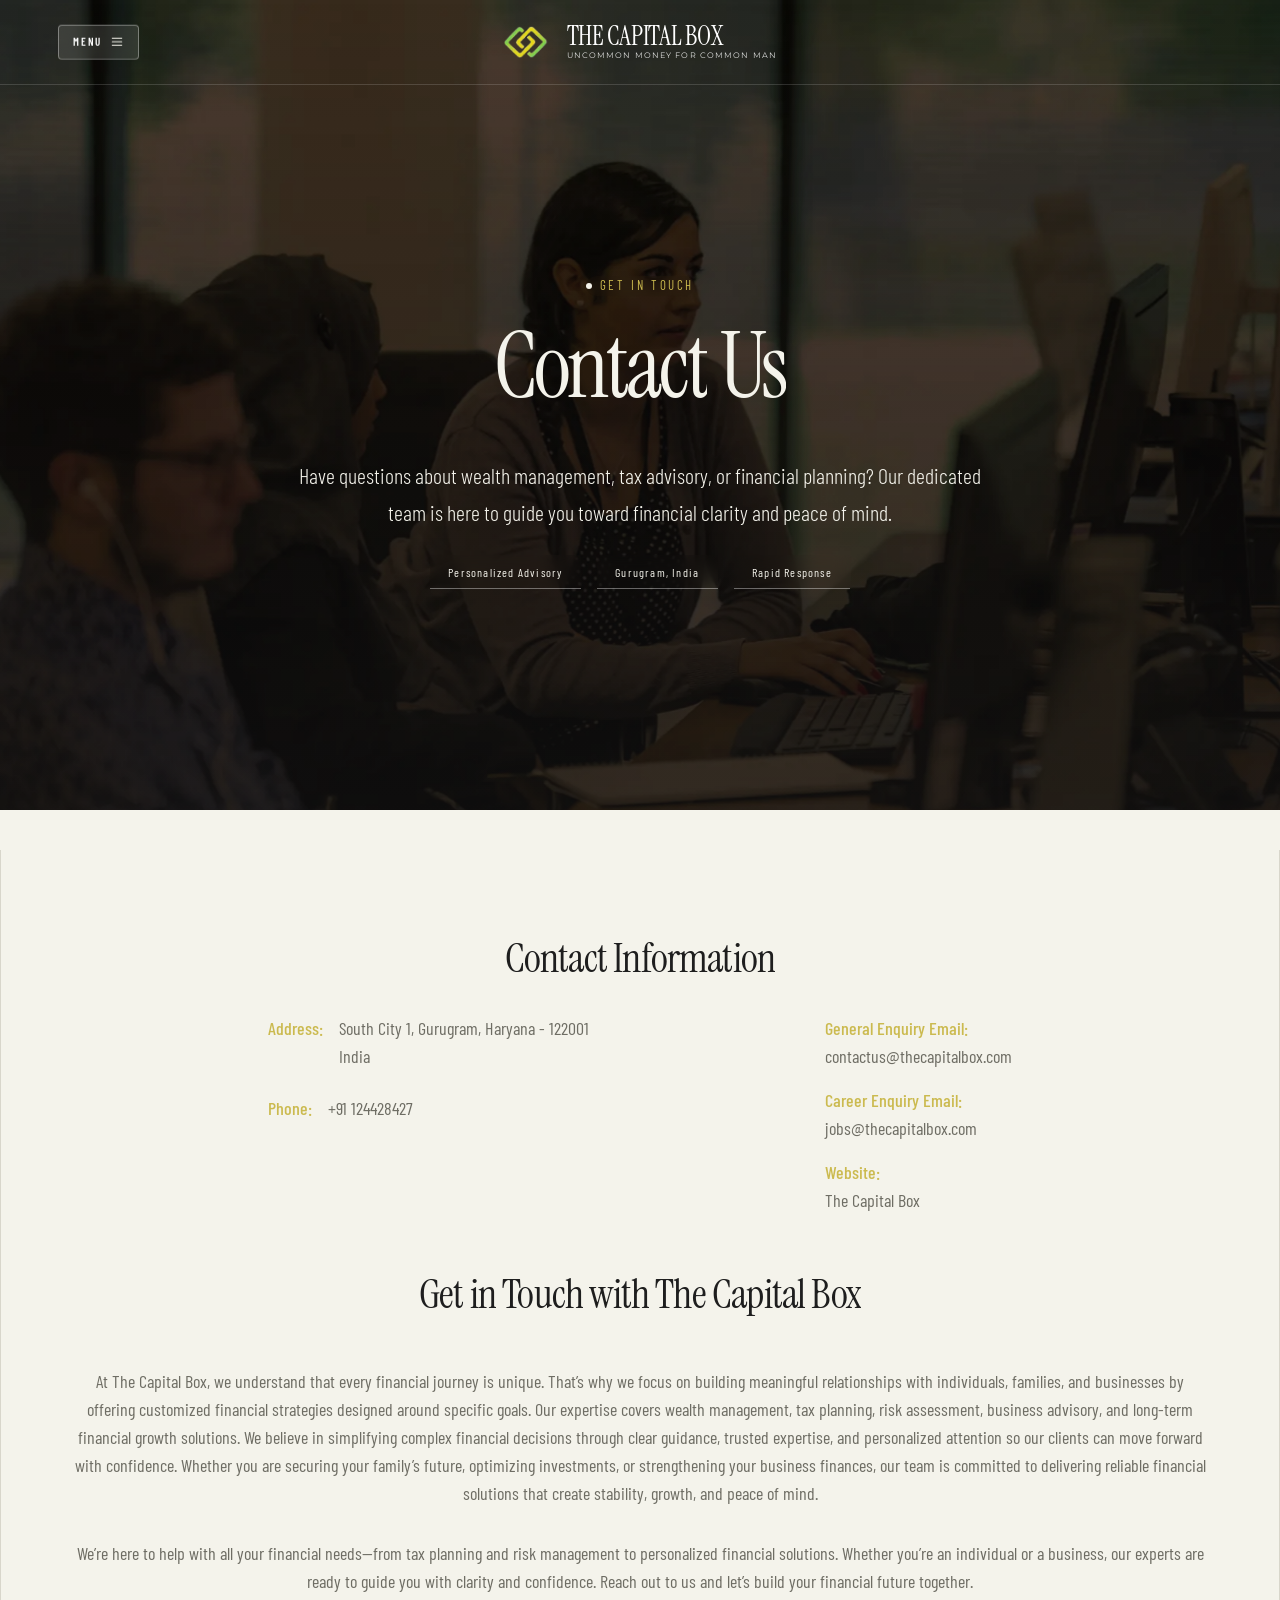
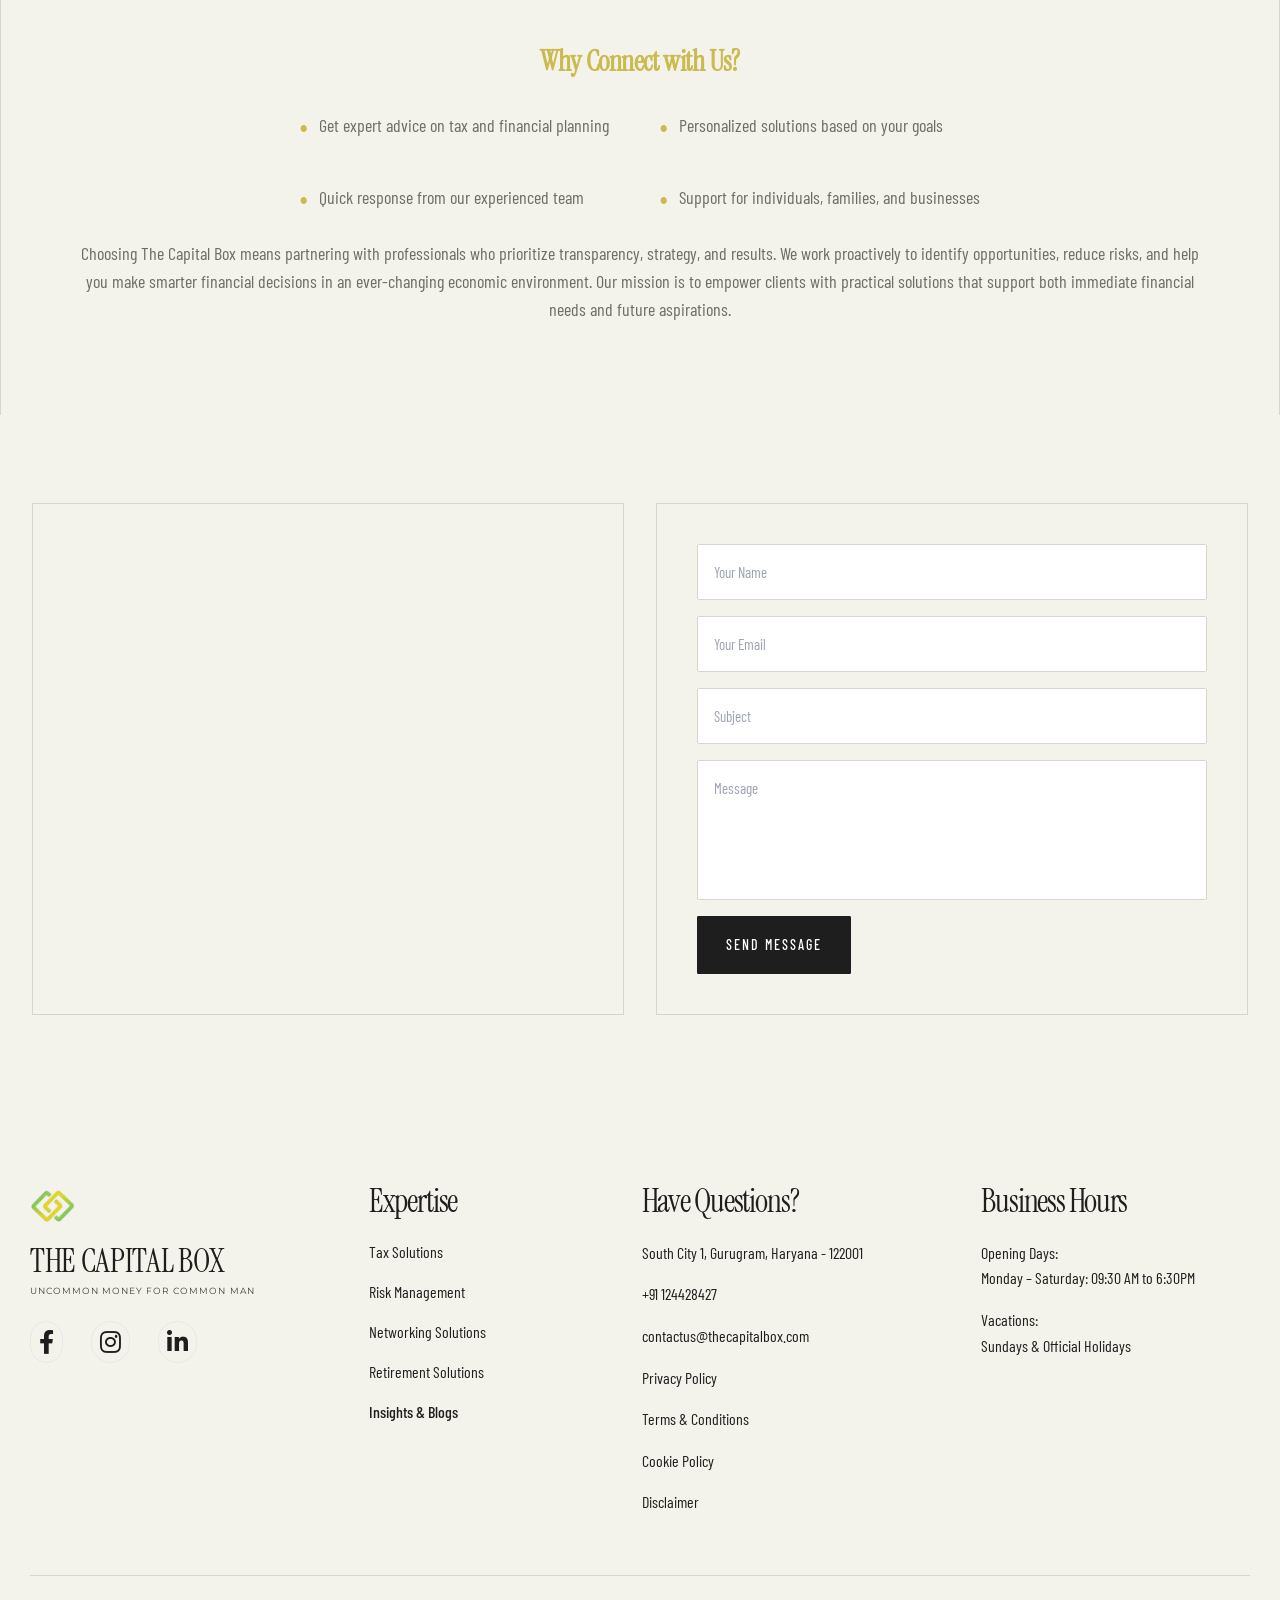
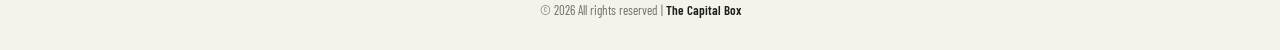
<file: public_html/contact.html>
<!DOCTYPE html>
<html lang="en">
  <head>
      <script async src="https://pagead2.googlesyndication.com/pagead/js/adsbygoogle.js?client=ca-pub-6537490720599944"
     crossorigin="anonymous"></script>
      <!-- Google tag (gtag.js) -->
<script async src="https://www.googletagmanager.com/gtag/js?id=G-KRYCB19FX7"></script>
<script>
  window.dataLayer = window.dataLayer || [];
  function gtag(){dataLayer.push(arguments);}
  gtag('js', new Date());

  gtag('config', 'G-KRYCB19FX7');
</script>
    <meta charset="UTF-8" />
    <meta name="viewport" content="width=device-width, initial-scale=1" />
    <meta http-equiv="Content-Security-Policy" content="upgrade-insecure-requests">

    <!-- SEO Meta Tags -->
    <meta
      name="description"
      content="Get in touch with The Capital Box — expert financial consultants in Gurugram. Reach us by phone, email, or visit our office for personalized advice."
    />
    <meta
      name="keywords"
      content="contact The Capital Box, financial consulting Gurugram, get in touch, financial advisors contact, The Capital Box office"
    />
    <meta name="author" content="The Capital Box" />
    <meta name="publisher" content="The Capital Box" />
    <meta name="robots" content="index, follow" />
    <title>The Capital Box | Contact Us – Financial Advisory Experts</title>

    <!-- Preload essential resources for performance -->
    <link rel="preload" href="styles.css" as="style" />
    <link rel="stylesheet" href="styles.css" />
    <link rel="stylesheet" href="global.css" />
    <!-- Preconnect to external domains for faster resource loading -->
    <link rel="preconnect" href="https://fonts.googleapis.com" />
    <link rel="preconnect" href="https://fonts.gstatic.com" crossorigin />

    <!-- Favicon with multiple sizes for better compatibility -->
    <link
      rel="icon"
      href="public/assets/logo-1.webp"
      type="image/png"
      sizes="32x32"
    />
    <link
      rel="icon"
      href="public/assets/logo-1.webp"
      type="image/png"
      sizes="16x16"
    />

    <!-- Web Fonts -->
    <link
      href="https://fonts.googleapis.com/css2?family=Montserrat:ital,wght@0,100..900;1,100..900&display=swap"
      rel="stylesheet"
    />

    <!-- Font Awesome for Icons -->
    <link
      rel="stylesheet"
      href="https://cdnjs.cloudflare.com/ajax/libs/font-awesome/6.0.0-beta3/css/all.min.css"
    />

    <!-- Open Graph Meta Tags for social sharing -->
    <meta
      property="og:title"
      content="The Capital Box | Contact Us – Financial Advisory Experts"
    />
    <meta
      property="og:description"
      content="Get in touch with The Capital Box — expert financial consultants in Gurugram. Reach us by phone, email, or visit our office for personalized advice."
    />
    <meta property="og:image" content="public/assets/logo-1.webp" />
    <meta
      property="og:url"
      content="https://www.thecapitalbox.com/contact.html"
    />
    <meta property="og:type" content="website" />

    <!-- Twitter Card Meta Tags -->
    <meta
      name="twitter:title"
      content="Contact The Capital Box – Financial Advisors in Gurugram"
    />
    <meta
      name="twitter:description"
      content="Reach our financial consulting team via phone, email, or visit our Gurugram office."
    />
    <meta name="twitter:image" content="public/assets/logo-1.webp" />
    <meta name="twitter:card" content="summary_large_image" />

    <!-- Canonical Link to avoid duplicate content issues -->
    <link rel="canonical" href="https://www.thecapitalbox.com/contact.html" />
    
    <script type="application/ld+json">
      {
        "@context": "https://schema.org",
        "@type": "Organization",
        "name": "The Capital Box",
        "url": "https://www.thecapitalbox.com",
        "logo": "https://www.thecapitalbox.com/public/assets/logo-1.webp",
        "description": "Get in touch with The Capital Box to learn more about our services and how we bring the latest financial insights, market trends, and investment strategies to you. Contact us today!",
        "contactPoint": {
          "@type": "ContactPoint",
          "telephone": "+91 124428427",
          "contactType": "customer service",
          "email": "contactus@thecapitalbox.com",
          "areaServed": "IN"
        },
        "sameAs": [
          "https://www.facebook.com/share/1Eqcw9arBm/",
          "https://www.instagram.com/thecapitalbox_/?igsh=MWg4c3o0MjdvNjVndQ%3D%3D#",
          "https://www.linkedin.com/company/finfitt/"
        ]
      }
    </script>
      <link rel="stylesheet" href="editorial.css?v=45" />
  <link rel="stylesheet" href="mobile.css?v=6" />
</head>

  <body>

    <!-- Loading Spinner -->
    <!-- Navbar -->
    <nav
      id="navbar"
      class="navbar fixed top-0 w-full z-40 py-4 md:px-6 transition-all duration-300"
    >
      <div class="mx-auto flex justify-between items-center px-2">
        <div class="flex items-center">
          <a href="/" class="text-white text-xl font-bold">
            <img
              src="public/assets/logo-1.webp"
              alt="The Capital Box Logo"
              class="h-8"
            />
          </a>
          <div class="flex flex-col ml-4 md:hidden lg:block">
            <p class="uppercase text-white text-md md:text-xl font-bold">
              The Capital Box
            </p>
            <p class="uppercase text-white text-xs md:text-base font-light">
              UNCOMMON MONEY FOR COMMON MAN
            </p>
          </div>
        </div>

        <div class="hidden md:flex items-center space-x-8">
          <a
            href="/"
            class="text-white hover:text-primary transition text-lg font-light uppercase"
            >Home</a
          >

          <!-- Dropdown Menu -->
          <div class="dropdown relative">
            <button
              class="text-white hover:text-primary transition flex items-center text-lg font-light uppercase"
              id="dropdownToggle"
            >
              Services
              <svg
                xmlns="http://www.w3.org/2000/svg"
                class="h-4 w-4 ml-1"
                fill="none"
                viewBox="0 0 24 24"
                stroke="currentColor"
              >
                <path
                  stroke-linecap="round"
                  stroke-linejoin="round"
                  stroke-width="2"
                  d="M19 9l-7 7-7-7"
                />
              </svg>
            </button>
            <div class="dropdown-menu bg-white rounded shadow-lg mt-2 w-56">
              <div class="py-2">
                <a
                  href="./taxsolution.html"
                  class="block px-4 py-2 hover:bg-gray-100 hover:text-primary text-gray-700"
                  >Tax Solutions</a
                >
                <a
                  href="./retirementsolutions.html"
                  class="block px-4 py-2 hover:bg-gray-100 hover:text-primary text-gray-700"
                  >Retirement Solutions</a
                >
                <a
                  href="./networksolution.html"
                  class="block px-4 py-2 hover:bg-gray-100 hover:text-primary text-gray-700"
                  >Networking Solutions
                </a>
                <a
                  href="./riskmanagement.html"
                  class="block px-4 py-2 hover:bg-gray-100 hover:text-primary text-gray-700"
                  >Risk Management</a
                >
              </div>
            </div>
          </div>

          <a
            href="./about.html"
            class="text-white hover:text-primary transition text-lg font-light uppercase"
            >About</a
          >
          <a
            href="./blogs.html"
            class="text-white hover:text-primary transition text-lg font-light uppercase"
            >Blogs</a
          >
          <a
            href="./contact.html"
            class="text-white hover:text-primary transition text-lg font-light uppercase"
            >Contact</a
          >
          <a
            href="./careers.html"
            class="text-white transition text-xl uppercase font-light border border-primary rounded-lg px-4 py-2 hover:bg-[#CBBA4F] hover:text-white hover:font-normal"
            >Careers</a
          >
        </div>

        <!-- Mobile menu button -->
        <div class="md:hidden">
          <button id="mobile-menu-button" class="text-white">
            <!-- Hamburger Icon -->
            <svg
              id="hamburger-icon"
              xmlns="http://www.w3.org/2000/svg"
              class="h-6 w-6"
              fill="none"
              viewBox="0 0 24 24"
              stroke="currentColor"
            >
              <path
                stroke-linecap="round"
                stroke-linejoin="round"
                stroke-width="2"
                d="M4 6h16M4 12h16M4 18h16"
              />
            </svg>
            <!-- X Icon (hidden by default) -->
            <svg
              id="close-icon"
              class="h-6 w-6 hidden"
              xmlns="http://www.w3.org/2000/svg"
              fill="none"
              viewBox="0 0 24 24"
              stroke="currentColor"
            >
              <path
                stroke-linecap="round"
                stroke-linejoin="round"
                stroke-width="2"
                d="M6 18L18 6M6 6l12 12"
              />
            </svg>
          </button>
        </div>
      </div>

      <!-- Mobile menu -->
      <div
        id="mobile-menu"
        class="hidden md:hidden bg-navColor bg-opacity-40 mt-4 py-2"
      >
        <a
          href="/"
          class="block px-6 py-2 text-white hover:bg-primary"
          >Home</a
        >
        <div class="relative">
          <button
            id="mobile-dropdown-button"
            class="w-full text-left px-6 py-2 text-white hover:bg-primary flex justify-between items-center"
          >
            Services
            <svg
              xmlns="http://www.w3.org/2000/svg"
              class="h-4 w-4"
              fill="none"
              viewBox="0 0 24 24"
              stroke="currentColor"
            >
              <path
                stroke-linecap="round"
                stroke-linejoin="round"
                stroke-width="2"
                d="M19 9l-7 7-7-7"
              />
            </svg>
          </button>
          <div
            id="mobile-dropdown"
            class="hidden bg-[#1F2937] rounded-lg mx-4 my-2"
          >
            <a
              href="./taxsolution.html"
              class="block px-6 py-2 text-white hover:bg-primary rounded-t-lg"
              >Tax Solutions</a
            >
            <a
              href="./retirementsolutions.html"
              class="block px-6 py-2 text-white hover:bg-primary"
              >Retirement Solutions</a
            >
            <a
              href="./networksolution.html"
              class="block px-6 py-2 text-white hover:bg-primary rounded-b-lg"
              >Networking Solutions</a
            >
            <a
              href="./riskmanagement.html"
              class="block px-6 py-2 text-white hover:bg-primary rounded-b-lg"
              >Risk Management</a
            >
          </div>
        </div>
        <a
          href="./about.html"
          class="block px-6 py-2 text-white hover:bg-primary"
          >About</a
        >
        <a
          href="./blogs.html"
          class="block px-6 py-2 text-white hover:bg-primary"
          >Blogs</a
        >
        <a
          href="./contact.html"
          class="block px-6 py-2 text-white hover:bg-primary"
          >Contact</a
        >
        <a
          href="./careers.html"
          class="block px-6 py-2 text-white hover:bg-primary"
          >Careers</a
        >
      </div>
    </nav>
    <main>
      <!-- Hero Section -->
      <div class="relative">
        <!-- Hero Image & Content -->
        <div class="subpage-hero w-full bg-cover bg-center relative overflow-hidden">
          <img
            src="public/assets/CONTACT.webp"
            alt="Contact The Capital Box Hero Image"
            class="subpage-hero-img w-full h-full object-cover"
          />

          <!-- Hero Content Overlay -->
          <div class="subpage-hero-overlay">
            <div class="subpage-hero-content">
              <div class="subpage-hero-badge">
                <span class="subpage-hero-badge-dot"></span>
                <span>Get In Touch</span>
              </div>
              <h1 class="subpage-hero-title">
                Contact Us
              </h1>
              <p class="subpage-hero-desc">
                Have questions about wealth management, tax advisory, or financial planning? Our dedicated team is here to guide you toward financial clarity and peace of mind.
              </p>
              <div class="subpage-hero-pills">
                <span class="subpage-hero-pill">Personalized Advisory</span>
                <span class="subpage-hero-pill">Gurugram, India</span>
                <span class="subpage-hero-pill">Rapid Response</span>
              </div>
            </div>
          </div>
        </div>

        <!-- Feature Card Container -->
        <div class="subpage-card-container container mx-auto px-4 relative">
          <div class="w-full">
              
            <!-- First Card -->
        <div
          class="w-full bg-white rounded-xl shadow-xl transform transition duration-500 hover:-translate-y-1 border-4 border-primary"
        >
          <div class="p-6 flex flex-col gap-2 md:gap-4">
            <h2
              class="text-xl md:text-4xl font-bold text-gray-800 mb-4 text-center"
            >
              Contact Information
            </h2>
            <div class="flex flex-col md:flex-row gap-8 justify-evenly">
              <div class="flex flex-col gap-4">
                <div class="flex flex-row gap-4">
                  <p class="text-md md:text-lg text-primary font-medium">
                    Address:
                  </p>
                  <p class="text-gray-600 text-md md:text-lg text-black">
                    South City 1, Gurugram, Haryana - 122001
                    <br />
                    India
                  </p>
                </div>
                <div class="flex flex-row gap-4 mt-2">
                  <p class="text-md md:text-lg text-primary font-medium">
                    Phone:
                  </p>
                  <p class="text-gray-600 text-md md:text-lg">
                    +91 124428427
                  </p>
                </div>
              </div>
        
              <div class="flex flex-col gap-4">
                <div class="flex flex-col">
                  <p class="text-md md:text-lg text-primary font-medium">
                    General Enquiry Email:
                  </p>
                  <p class="text-gray-600 text-md md:text-lg">
                    contactus@thecapitalbox.com
                  </p>
                </div>
        
                <div class="flex flex-col">
                  <p class="text-md md:text-lg text-primary font-medium">
                    Career Enquiry Email:
                  </p>
                  <a
                    href="mailto:jobs@thecapitalbox.com"
                    class="text-gray-600 text-md md:text-lg"
                    >jobs@thecapitalbox.com</a
                  >
                </div>
        
                <div class="flex flex-col">
                  <p class="text-md md:text-lg text-primary font-medium">
                    Website:
                  </p>
                  <p class="text-gray-600 text-md md:text-lg">
                    The Capital Box
                  </p>
                </div>
              </div>
            </div>
          </div>
        </div>
        
        <!-- Second Card -->
        <div class="w-full relative mt-8 md:mt-12">
          <div
            class="w-full bg-white rounded-lg shadow-xl transform transition duration-500 hover:-translate-y-1 border-t-4 border-primary"
          >
            <div class="p-8 flex flex-col gap-8">
              <h2
                class="text-xl md:text-4xl font-bold text-gray-800 text-center"
              >
                Get in Touch with The Capital Box
              </h2>
              
              <p
                  class="text-gray-600 text-md md:text-lg text-center leading-relaxed max-w-5xl mx-auto"
                >
                  At The Capital Box, we understand that every financial journey is unique.
                  That’s why we focus on building meaningful relationships with individuals,
                  families, and businesses by offering customized financial strategies designed
                  around specific goals. Our expertise covers wealth management, tax planning,
                  risk assessment, business advisory, and long-term financial growth solutions.
                  We believe in simplifying complex financial decisions through clear guidance,
                  trusted expertise, and personalized attention so our clients can move forward
                  with confidence. Whether you are securing your family’s future, optimizing
                  investments, or strengthening your business finances, our team is committed to
                  delivering reliable financial solutions that create stability, growth, and
                  peace of mind.
                </p>
                
              <p
                class="text-gray-600 text-md md:text-lg text-center leading-relaxed max-w-5xl mx-auto"
              >
                We’re here to help with all your financial needs—from tax planning and
                risk management to personalized financial solutions. Whether you’re an
                individual or a business, our experts are ready to guide you with
                clarity and confidence. Reach out to us and let’s build your financial
                future together.
              </p>
        
              <div class="flex flex-col gap-6">
                <h3
                  class="text-lg md:text-3xl font-semibold text-primary text-center"
                >
                  Why Connect with Us?
                </h3>
        
                <div
                  class="grid grid-cols-1 md:grid-cols-2 gap-6 md:gap-10 max-w-5xl mx-auto"
                >
                  <div class="flex items-start gap-3">
                    <span class="text-primary font-bold text-2xl">•</span>
                    <p class="text-gray-700 text-md md:text-lg">
                      Get expert advice on tax and financial planning
                    </p>
                  </div>
        
                  <div class="flex items-start gap-3">
                    <span class="text-primary font-bold text-2xl">•</span>
                    <p class="text-gray-700 text-md md:text-lg">
                      Personalized solutions based on your goals
                    </p>
                  </div>
        
                  <div class="flex items-start gap-3">
                    <span class="text-primary font-bold text-2xl">•</span>
                    <p class="text-gray-700 text-md md:text-lg">
                      Quick response from our experienced team
                    </p>
                  </div>
        
                  <div class="flex items-start gap-3">
                    <span class="text-primary font-bold text-2xl">•</span>
                    <p class="text-gray-700 text-md md:text-lg">
                      Support for individuals, families, and businesses
                    </p>
                  </div>
                </div>
                <p class="text-gray-600 text-md md:text-lg text-center leading-relaxed max-w-5xl mx-auto mt-6">
                    Choosing The Capital Box means partnering with professionals who prioritize
                    transparency, strategy, and results. We work proactively to identify
                    opportunities, reduce risks, and help you make smarter financial decisions in
                    an ever-changing economic environment. Our mission is to empower clients with
                    practical solutions that support both immediate financial needs and future
                    aspirations.
                </p>
              </div>
            </div>
          </div>
        </div>
      </div>
    </div>
  </div>


    <!-- Map + Contact Form -->
    <div
      id="contact-form"
      class="relative isolate w-full px-4 md:px-8 py-6 my-6 lg:my-16 sm:text-sm md:text-xl lg:text-lg xl:text-xl"
    >
        <div
          class="block bg-primary w-[26vw] sm:w-[28vw] md:w-[30vw] h-full absolute left-0 top-0 -z-10 pointer-events-none"
        ></div>
        <div class="max-w-7xl mx-auto relative z-10">
          <div class="grid grid-cols-1 md:grid-cols-2 gap-8 lg:gap-12 items-stretch relative">
            <!-- Map Column -->
            <div class="w-full flex items-center justify-center">
              <div class="overflow-hidden rounded-xl shadow-md border border-gray-200 w-full h-[380px] md:h-full min-h-[420px]">
                <iframe
                  src="https://www.google.com/maps/embed?pb=!1m18!1m12!1m3!1d3525.986624309473!2d77.05910061107345!3d28.457938275659437!2m3!1f0!2f0!3f0!3m2!1i1024!2i768!4f13.1!3m3!1m2!1s0x390d18f13b9f9747%3A0x1d435dd79f8088a5!2sTHE%20CAPITAL%20BOX!5e1!3m2!1sen!2sin!4v1745922943606!5m2!1sen!2sin"
                  width="100%"
                  height="100%"
                  class="w-full h-full min-h-[420px]"
                  style="border: 0"
                  allowfullscreen=""
                  loading="lazy"
                  referrerpolicy="no-referrer-when-downgrade"
                ></iframe>
              </div>
            </div>
            <!-- Contact Form Column -->
            <div class="w-full bg-white border border-gray-200 rounded-xl p-6 sm:p-8 md:p-10 shadow-md flex flex-col justify-center relative z-10">
              <form
                action="https://api.web3forms.com/submit"
                method="POST"
                class="flex flex-col gap-4 relative z-10"
                data-aos="fade-left"
                data-aos-delay="300"
                data-aos-duration="800"
              >
                <!-- Required: Web3Forms Access Key -->
                <input
                  type="hidden"
                  name="access_key"
                  value="e77fa5d1-3421-40a6-bdfe-b9fd993cdd47"
                />

                <!-- Name -->
                <input
                  type="text"
                  name="name"
                  placeholder="Your Name"
                  required
                  class="bg-white border border-gray-300 rounded-md px-4 py-2.5 text-gray-800 placeholder-gray-400 focus:outline-none focus:ring-2 focus:ring-primary shadow-sm"
                  data-aos="fade-up"
                  data-aos-delay="400"
                />

                <!-- Email -->
                <input
                  type="email"
                  name="email"
                  placeholder="Your Email"
                  required
                  class="bg-white border border-gray-300 rounded-md px-4 py-2.5 text-gray-800 placeholder-gray-400 focus:outline-none focus:ring-2 focus:ring-primary shadow-sm"
                  data-aos="fade-up"
                  data-aos-delay="500"
                />
                <!-- Subject -->
                <input
                  type="text"
                  name="subject"
                  placeholder="Subject"
                  required
                  class="bg-white border border-gray-300 rounded-md px-4 py-2.5 text-gray-800 placeholder-gray-400 focus:outline-none focus:ring-2 focus:ring-primary shadow-sm"
                  data-aos="fade-up"
                  data-aos-delay="600"
                />

                <!-- Message -->
                <textarea
                  name="message"
                  rows="4"
                  placeholder="Message"
                  required
                  class="bg-white border border-gray-300 rounded-md px-4 py-2.5 text-gray-800 placeholder-gray-400 focus:outline-none focus:ring-2 focus:ring-primary resize-none shadow-sm"
                  data-aos="fade-up"
                  data-aos-delay="700"
                ></textarea>

                <!-- Submit Button -->
                <button
                  type="submit"
                  class="bg-primary hover:bg-[#b8a642] shadow-md text-white font-semibold py-2.5 px-6 rounded-md w-fit z-20 transition duration-200"
                  data-aos="zoom-in"
                  data-aos-delay="800"
                >
                  Send Message
                </button>
              </form>
            </div>
          </div>
        </div>
      </div>
    </main>
    <!-- Footer -->
    <footer class="bg-[#4B4B4B] text-white py-10 px-6 text-sm md:text-base">
        <div
            class="w-full max-w-[90%] 2xl:max-w-[1600px] mx-auto grid grid-cols-1 sm:grid-cols-2 md:grid-cols-2 lg:grid-cols-4 gap-4 md:gap-10">
            <!-- Logo and Social Icons -->
            <div class="flex flex-col items-center justify-center md:items-start gap-8">
                <div class="flex flex-col items-center justify-center gap-6">
                    <img src="public/assets/logo-1.webp" alt="The Capital Box Logo" />
                    <div class="flex flex-col">
                        <h2
                            class="text-xl text-center md:text-start text-primary md:text-2xl font-bold leading-tight uppercase mb-2">
                            the capital box
                        </h2>
                        <p class="text-primary text-xs md:text-sm text-center md:text-start">
                            UNCOMMON MONEY FOR COMMON MAN
                        </p>
                    </div>
                </div>
                <div class="flex space-x-4 mt-2 justify-center md:justify-start">
                    <a href="https://www.facebook.com/share/1Eqcw9arBm/" class="hover:text-primary"
                        aria-label="Facebook"><i
                            class="fab fa-facebook-f text-xl md:text-2xl border p-2 rounded-full hover:bg-white"></i></a>
                    <a href="https://www.instagram.com/thecapitalbox_/?igsh=MWg4c3o0MjdvNjVndQ%3D%3D#"
                        class="hover:text-primary" aria-label="instagram"><i
                            class="fab fa-instagram text-xl md:text-2xl border p-2 rounded-full hover:bg-white"></i></a>
                    <a href="https://www.linkedin.com/company/finfitt/" class="hover:text-primary"
                        aria-label="linkedin"><i
                            class="fab fa-linkedin-in text-xl md:text-2xl border p-2 rounded-full hover:bg-white"></i></a>
                </div>
            </div>

            <!-- Expertise -->
            <div class="px-4">
                <h3 class="text-lg md:text-2xl font-semibold mb-4 text-primary">
                    Expertise
                </h3>
                <div class="flex flex-col gap-4 text-gray-300">
                    <a href="./taxsolution.html" class="hover:text-primary">Tax Solutions</a>
                    <a href="./riskmanagement.html" class="hover:text-primary">Risk Management</a>
                    <a href="./networksolution.html" class="hover:text-primary">Networking Solutions</a>
                    <a href="./retirementsolutions.html" class="hover:text-primary">Retirement Solutions</a>
                    <a href="./blogs.html" class="hover:text-primary font-medium text-[#CBBA4F]">Insights & Blogs</a>
                </div>
            </div>

            <!-- Contact Info -->
            <div class="px-4">
                <h3 class="text-lg md:text-2xl font-semibold mb-4 text-primary">
                    Have Questions?
                </h3>
                <ul class="space-y-2 text-gray-300">
                    <li>South City 1, Gurugram, Haryana - 122001</li>
                    <li>+91 124428427</li>
                    <li>contactus@thecapitalbox.com</li>
                    <li>
                        <a href="privacy.html" class="hover:text-primary cursor-pointer">Privacy Policy</a>
                    </li>
                    <li>
                        <a href="terms.html" class="hover:text-primary cursor-pointer">Terms & Conditions</a>
                    </li>
                    <li>
                        <a href="cookie-policy.html" class="hover:text-primary cursor-pointer">Cookie Policy</a>
                    </li>
                    <li>
                        <a href="disclaimer.html" class="hover:text-primary cursor-pointer">Disclaimer</a>
                    </li>
                </ul>
            </div>

            <!-- Business Hours -->
            <div class="px-4">
                <h3 class="text-lg md:text-2xl font-semibold mb-4 text-primary">
                    Business Hours
                </h3>
                <ul class="space-y-2 text-gray-300">
                    <li>
                        <span class="text-yellow-400">Opening Days:</span> <br />
                        Monday – Saturday: 09:30 AM to 6:30PM
                    </li>
                    <li>
                        <span class="text-yellow-400">Vacations:</span> <br />
                        Sundays & Official Holidays
                    </li>
                </ul>
            </div>
        </div>

        <div class="mt-10 text-center text-xs md:text-sm text-gray-400">
            © 2026 All rights reserved |
            <a href="/" class="hover:text-primary font-semibold">The Capital Box</a>
        </div>
    </footer>

    <script src="main.js?v=5"></script>
      <script src="editorial.js?v=4" defer></script>
  </body>
</html>
</file>
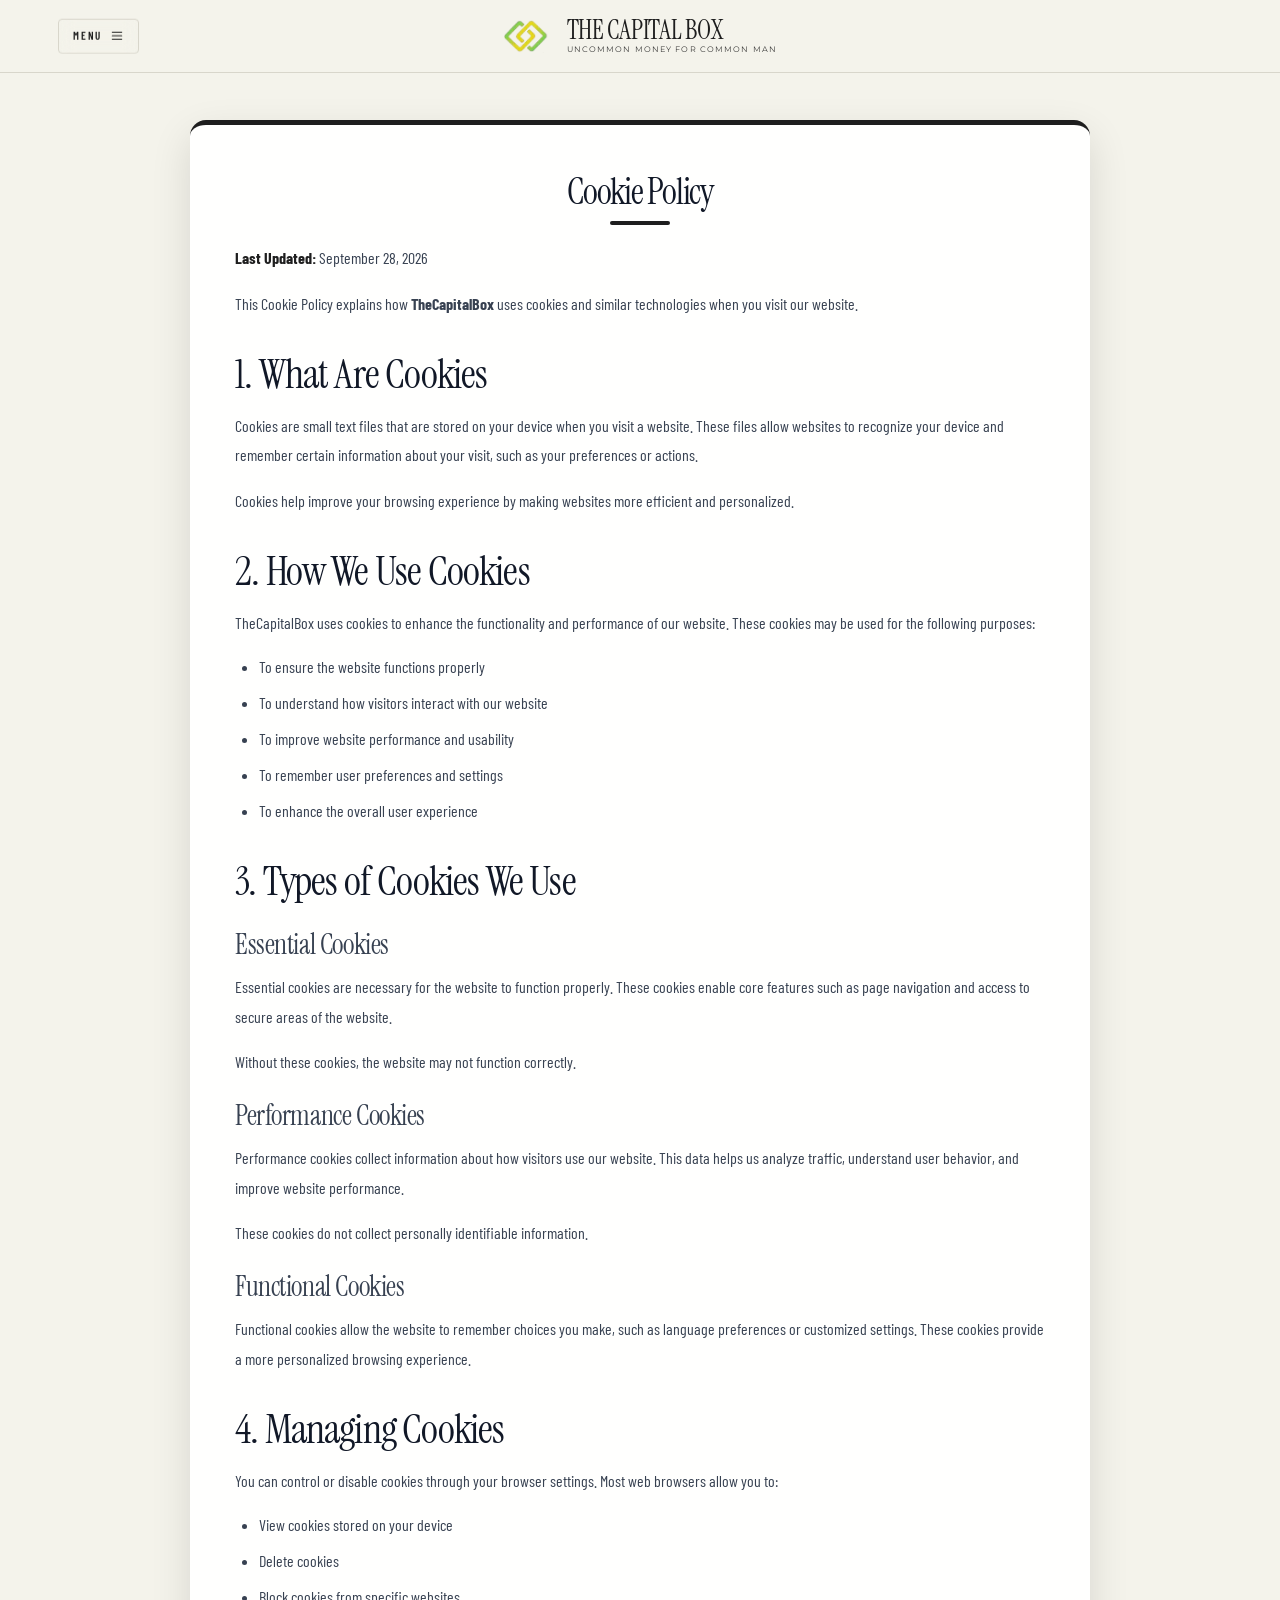
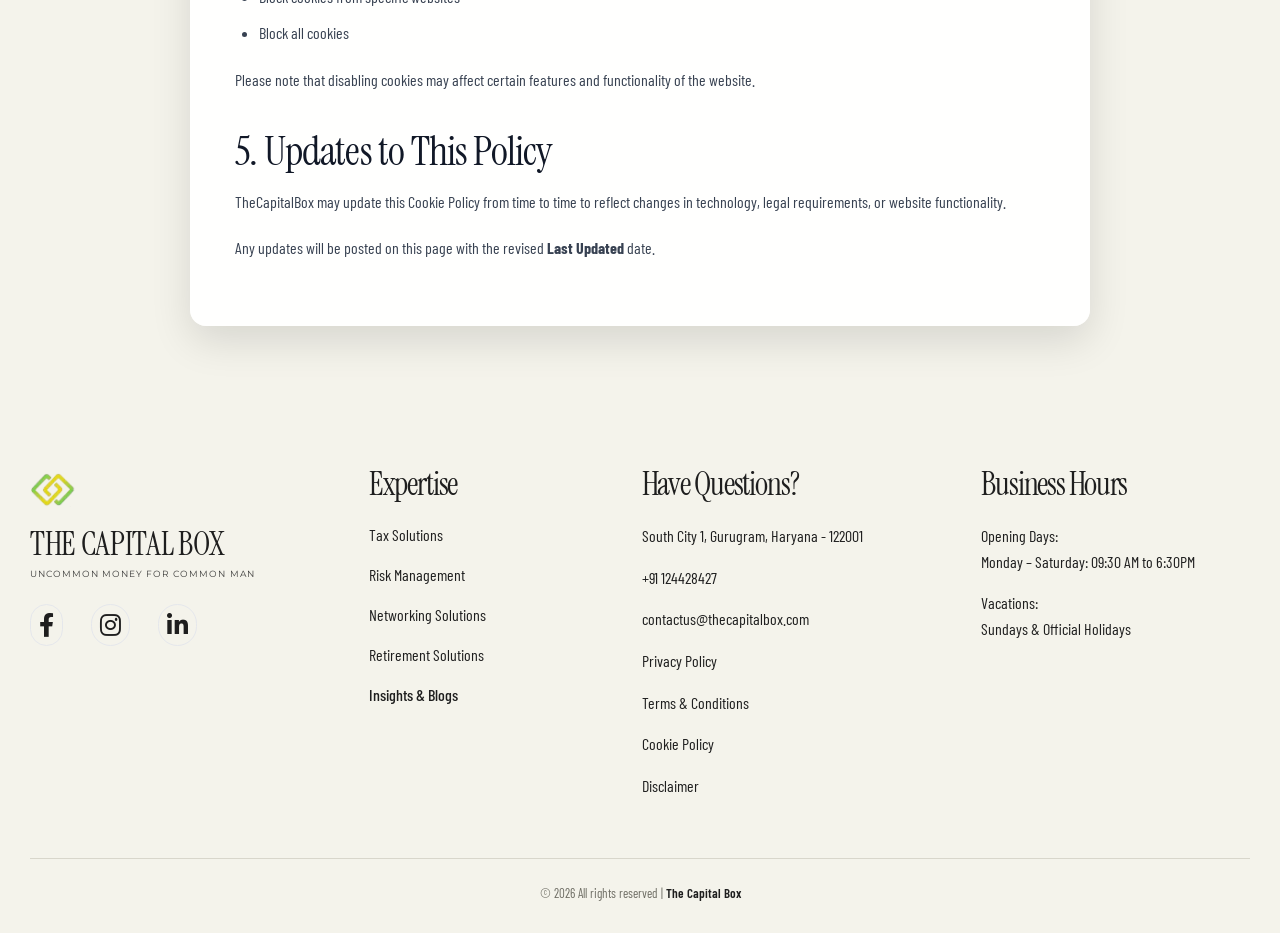
<file: public_html/cookie-policy.html>
<!DOCTYPE html>
<html lang="en">

<head>
    <script async src="https://pagead2.googlesyndication.com/pagead/js/adsbygoogle.js?client=ca-pub-6537490720599944"
     crossorigin="anonymous"></script>
    <!-- Google tag (gtag.js) -->
<script async src="https://www.googletagmanager.com/gtag/js?id=G-KRYCB19FX7"></script>
<script>
  window.dataLayer = window.dataLayer || [];
  function gtag(){dataLayer.push(arguments);}
  gtag('js', new Date());

  gtag('config', 'G-KRYCB19FX7');
</script>
    <meta charset="UTF-8">
    <meta name="viewport" content="width=device-width, initial-scale=1.0">
    <meta http-equiv="Content-Security-Policy" content="upgrade-insecure-requests">
    <title>The Capital Box Cookie Policy | How We Use Cookies</title>
    <meta name="description" content="Learn how The Capital Box uses cookies to improve website functionality, enhance browsing experience, analyze traffic and security.">
    <!-- Preload essential resources for better performance -->
    <link rel="preload" href="styles.css" as="style" />
    <link rel="stylesheet" href="styles.css" />
    <link rel="stylesheet" href="global.css" />
    <!-- Preconnect to external domains for faster resource loading -->
    <link rel="preconnect" href="https://fonts.googleapis.com" />
    <link rel="preconnect" href="https://fonts.gstatic.com" crossorigin />
    <!-- Favicon with multiple sizes for better compatibility -->
    <link rel="icon" href="public/assets/logo-1.webp" type="image/png" sizes="32x32" />
    <link rel="icon" href="public/assets/logo-1.webp" type="image/png" sizes="16x16" />
    <!-- Web Fonts -->
    <link href="https://fonts.googleapis.com/css2?family=Montserrat:ital,wght@0,100..900;1,100..900&display=swap"
        rel="stylesheet" />
    <link rel="stylesheet" href="https://cdn.jsdelivr.net/npm/swiper@11/swiper-bundle.min.css" />
    <script src="https://cdn.jsdelivr.net/npm/swiper@11/swiper-bundle.min.js"></script>
    <link rel="canonical" href="https://www.thecapitalbox.com/cookie-policy.html">
    <meta property="og:url" content="https://www.thecapitalbox.com/cookie-policy.html">
    <meta name="robots" content="index, follow">
    <!-- Font Awesome for Icons -->
    <link rel="stylesheet" href="https://cdnjs.cloudflare.com/ajax/libs/font-awesome/6.0.0-beta3/css/all.min.css" />
    <style>
        body {
            background-image: url("https://www.lauruslabs.com/images/page-banner/cookies.jpg");
            background-size: cover;
            background-position: center;
            background-attachment: fixed;
            font-family: "Montserrat", sans-serif;
        }

                /* Outer wrapper keeps card padded on mobile */
        .policy-wrapper {
            padding: 0 16px;
        }
        /* Policy container */
        .policy-card {
            max-width: 900px;
            margin: 120px auto 60px auto;
            background: rgba(255, 255, 255, 0.97);
            padding: 48px 45px;
            border-radius: 16px;
            box-shadow: 0 15px 40px rgba(0, 0, 0, 0.12);
            border-top: 5px solid #1e1e1e;
            text-align: left !important;
        }

        /* Headings */
        .policy-card h1 {
            font-size: 36px;
            font-weight: 800;
            color: #111827;
            text-align: center !important;
            margin-bottom: 8px;
            line-height: 1.25;
        }

        /* Gold accent divider under h1 */
        .heading-divider {
            display: block;
            width: 60px;
            height: 4px;
            background: #1e1e1e;
            border-radius: 2px;
            margin: 10px auto 18px auto;
        }

        .updated {
            text-align: center !important;
            color: #6b7280;
            font-size: 15px;
            margin-bottom: 28px;
        }

        .updated strong {
            color: #1e1e1e;
            font-weight: 700;
        }

        .policy-card h2 {
            margin-top: 32px;
            margin-bottom: 12px;
            font-size: 24px;
            font-weight: 700;
            color: #111827;
            text-align: left !important;
            line-height: 1.35;
        }

        .policy-card h3 {
            margin-top: 22px;
            margin-bottom: 10px;
            font-size: 18px;
            font-weight: 600;
            color: #374151;
            text-align: left !important;
            line-height: 1.4;
        }

        /* Paragraphs */
        .policy-card p {
            font-size: 16px;
            line-height: 1.85;
            color: #374151;
            margin-bottom: 16px;
            text-align: left !important;
        }

        /* Lists */
        .policy-card ul {
            list-style-type: disc !important;
            list-style-position: outside !important;
            padding-left: 24px !important;
            margin-top: 8px;
            margin-bottom: 18px;
            text-align: left !important;
        }

        .policy-card li {
            margin-bottom: 8px;
            font-size: 16px;
            line-height: 1.75;
            color: #374151;
            text-align: left !important;
        }

        /* Footer improvements */
        footer {
            margin-top: 60px;
        }

        footer a {
            transition: 0.3s;
        }

        footer a:hover {
            color: #1e1e1e;
        }

        /* Mobile Responsive */
        @media (max-width: 768px) {
            .policy-card {
                margin: 100px 0 50px 0;
                padding: 30px 20px;
                border-radius: 14px;
                text-align: left !important;
            }

            .policy-card h1 {
                font-size: 28px;
                text-align: center !important;
                margin-bottom: 6px;
            }

            .updated {
                font-size: 14px;
                text-align: center !important;
                margin-bottom: 20px;
            }

            .policy-card h2 {
                font-size: 20px;
                text-align: left !important;
                margin-top: 26px;
                margin-bottom: 10px;
            }

            .policy-card h3 {
                font-size: 17px;
                text-align: left !important;
                margin-top: 18px;
                margin-bottom: 8px;
            }

            .policy-card p,
            .policy-card li {
                font-size: 15px;
                line-height: 1.75;
                text-align: left !important;
            }

            .policy-card ul {
                padding-left: 20px !important;
                margin-bottom: 16px;
                text-align: left !important;
            }
        }
    </style>

    <link rel="stylesheet" href="editorial.css?v=45" />
  <link rel="stylesheet" href="mobile.css?v=1" />
</head>

<body>



    <nav id="navbar" class="navbar fixed top-0 w-full z-40 py-4 md:px-6 transition-all duration-300">
        <div class="mx-auto flex justify-between items-center px-2">
            <div class="flex items-center">
                <a href="/" class="text-white text-xl font-bold">
                    <img src="public/assets/logo-1.webp" alt="The Capital Box Logo" class="h-8" />
                </a>
                <div class="flex flex-col ml-4 md:hidden lg:block">
                    <p class="uppercase text-white text-md md:text-xl font-bold">
                        The Capital Box
                    </p>
                    <p class="uppercase text-white text-xs md:text-base font-light">
                        UNCOMMON MONEY FOR COMMON MAN
                    </p>
                </div>
            </div>

            <div class="hidden md:flex items-center space-x-8">
                <a href="/"
                    class="text-white hover:text-primary transition text-lg font-light uppercase">Home</a>

                <!-- Dropdown Menu -->
                <div class="dropdown relative">
                    <button
                        class="text-white hover:text-primary transition flex items-center text-lg font-light uppercase"
                        id="dropdownToggle">
                        Services
                        <svg xmlns="http://www.w3.org/2000/svg" class="h-4 w-4 ml-1" fill="none" viewBox="0 0 24 24"
                            stroke="currentColor">
                            <path stroke-linecap="round" stroke-linejoin="round" stroke-width="2" d="M19 9l-7 7-7-7" />
                        </svg>
                    </button>
                    <div class="dropdown-menu bg-white rounded shadow-lg mt-2 w-56">
                        <div class="py-2">
                            <a href="./taxsolution.html"
                                class="block px-4 py-2 hover:bg-gray-100 hover:text-primary text-gray-700">Tax
                                Solutions</a>
                            <a href="./retirementsolutions.html"
                                class="block px-4 py-2 hover:bg-gray-100 hover:text-primary text-gray-700">Retirement
                                Solutions</a>
                            <a href="./networksolution.html"
                                class="block px-4 py-2 hover:bg-gray-100 hover:text-primary text-gray-700">Networking
                                Solutions
                            </a>
                            <a href="./riskmanagement.html"
                                class="block px-4 py-2 hover:bg-gray-100 hover:text-primary text-gray-700">Risk
                                Management</a>
                        </div>
                    </div>
                </div>

                <a href="./about.html"
                    class="text-white hover:text-primary transition text-lg font-light uppercase">About</a>
                <a href="./contact.html"
                    class="text-white hover:text-primary transition text-lg font-light uppercase">Contact</a>
                <a href="./careers.html"
                    class="text-white transition text-xl uppercase font-light border border-primary rounded-lg px-4 py-2 hover:bg-[#CBBA4F] hover:text-white hover:font-normal">Careers</a>
            </div>

            <!-- Mobile menu button -->
            <div class="md:hidden">
                <button id="mobile-menu-button" class="text-white">
                    <!-- Hamburger Icon -->
                    <svg id="hamburger-icon" xmlns="http://www.w3.org/2000/svg" class="h-6 w-6" fill="none"
                        viewBox="0 0 24 24" stroke="currentColor">
                        <path stroke-linecap="round" stroke-linejoin="round" stroke-width="2"
                            d="M4 6h16M4 12h16M4 18h16" />
                    </svg>
                    <!-- X Icon (hidden by default) -->
                    <svg id="close-icon" class="h-6 w-6 hidden" xmlns="http://www.w3.org/2000/svg" fill="none"
                        viewBox="0 0 24 24" stroke="currentColor">
                        <path stroke-linecap="round" stroke-linejoin="round" stroke-width="2"
                            d="M6 18L18 6M6 6l12 12" />
                    </svg>
                </button>
            </div>
        </div>
        <!-- Mobile menu -->
        <div id="mobile-menu" class="hidden md:hidden bg-navColor bg-opacity-40 mt-4 py-2">
            <a href="/" class="block px-6 py-2 text-white hover:bg-primary">Home</a>
            <div class="relative">
                <button id="mobile-dropdown-button"
                    class="w-full text-left px-6 py-2 text-white hover:bg-primary flex justify-between items-center">
                    Services
                    <svg xmlns="http://www.w3.org/2000/svg" class="h-4 w-4" fill="none" viewBox="0 0 24 24"
                        stroke="currentColor">
                        <path stroke-linecap="round" stroke-linejoin="round" stroke-width="2" d="M19 9l-7 7-7-7" />
                    </svg>
                </button>
                <div id="mobile-dropdown" class="hidden bg-[#1F2937] rounded-lg mx-4 my-2">
                    <a href="./taxsolution.html" class="block px-6 py-2 text-white hover:bg-primary rounded-t-lg">Tax
                        Solutions</a>
                    <a href="./retirementsolutions.html" class="block px-6 py-2 text-white hover:bg-primary">Retirement
                        Solutions</a>
                    <a href="./networksolution.html"
                        class="block px-6 py-2 text-white hover:bg-primary rounded-b-lg">Networking
                        Solutions</a>
                    <a href="./riskmanagement.html"
                        class="block px-6 py-2 text-white hover:bg-primary rounded-b-lg">Risk
                        Management</a>
                </div>
            </div>
            <a href="./about.html" class="block px-6 py-2 text-white hover:bg-primary">About</a>
      <a href="./blogs.html" class="block px-6 py-2 text-white hover:bg-primary">Blogs</a>
            <a href="./contact.html" class="block px-6 py-2 text-white hover:bg-primary">Contact</a>
            <a href="./careers.html" class="block px-6 py-2 text-white hover:bg-primary">Careers</a>
        </div>
    </nav>


    <div class="policy-wrapper"><div class="policy-card">

        <h1>Cookie Policy</h1>
        <span class="heading-divider"></span>
        <p class="updated"><strong>Last Updated:</strong> September 28, 2026</p>

        <p>
            This Cookie Policy explains how <strong>TheCapitalBox</strong> uses cookies and similar technologies when
            you visit our website.
        </p>

        <h2>1. What Are Cookies</h2>

        <p>
            Cookies are small text files that are stored on your device when you visit a website. These files allow
            websites to recognize your device and remember certain information about your visit, such as your
            preferences or actions.
        </p>

        <p>
            Cookies help improve your browsing experience by making websites more efficient and personalized.
        </p>

        <h2>2. How We Use Cookies</h2>

        <p>TheCapitalBox uses cookies to enhance the functionality and performance of our website. These cookies may be
            used for the following purposes:</p>

        <ul>
            <li>To ensure the website functions properly</li>
            <li>To understand how visitors interact with our website</li>
            <li>To improve website performance and usability</li>
            <li>To remember user preferences and settings</li>
            <li>To enhance the overall user experience</li>
        </ul>

        <h2>3. Types of Cookies We Use</h2>

        <h3>Essential Cookies</h3>

        <p>
            Essential cookies are necessary for the website to function properly. These cookies enable core features
            such as page navigation and access to secure areas of the website.
        </p>

        <p>Without these cookies, the website may not function correctly.</p>

        <h3>Performance Cookies</h3>

        <p>
            Performance cookies collect information about how visitors use our website. This data helps us analyze
            traffic, understand user behavior, and improve website performance.
        </p>

        <p>These cookies do not collect personally identifiable information.</p>

        <h3>Functional Cookies</h3>

        <p>
            Functional cookies allow the website to remember choices you make, such as language preferences or
            customized settings. These cookies provide a more personalized browsing experience.
        </p>

        <h2>4. Managing Cookies</h2>

        <p>
            You can control or disable cookies through your browser settings. Most web browsers allow you to:
        </p>

        <ul>
            <li>View cookies stored on your device</li>
            <li>Delete cookies</li>
            <li>Block cookies from specific websites</li>
            <li>Block all cookies</li>
        </ul>

        <p>
            Please note that disabling cookies may affect certain features and functionality of the website.
        </p>

        <h2>5. Updates to This Policy</h2>

        <p>
            TheCapitalBox may update this Cookie Policy from time to time to reflect changes in technology, legal
            requirements, or website functionality.
        </p>

        <p>
            Any updates will be posted on this page with the revised <strong>Last Updated</strong> date.
        </p>


    </div>
</div>

<footer class="bg-[#4B4B4B] text-white py-10 px-6 text-sm md:text-base">
        <div
            class="w-full max-w-[90%] 2xl:max-w-[1600px] mx-auto grid grid-cols-1 sm:grid-cols-2 md:grid-cols-2 lg:grid-cols-4 gap-4 md:gap-10">
            <!-- Logo and Social Icons -->
            <div class="flex flex-col items-center justify-center md:items-start gap-8">
                <div class="flex flex-col items-center justify-center gap-6">
                    <img src="public/assets/logo-1.webp" alt="The Capital Box Logo" />
                    <div class="flex flex-col">
                        <p
                            class="text-xl text-center md:text-start text-primary md:text-2xl font-bold leading-tight uppercase mb-2">
                            the capital box
                        </p>
                        <p class="text-primary text-xs md:text-sm text-center md:text-start">
                            UNCOMMON MONEY FOR COMMON MAN
                        </p>
                    </div>
                </div>
                <div class="flex space-x-4 mt-2 justify-center md:justify-start">
                    <a href="https://www.facebook.com/share/1Eqcw9arBm/" class="hover:text-primary"
                        aria-label="Facebook"><i
                            class="fab fa-facebook-f text-xl md:text-2xl border p-2 rounded-full hover:bg-white"></i></a>
                    <a href="https://www.instagram.com/thecapitalbox_/?igsh=MWg4c3o0MjdvNjVndQ%3D%3D#"
                        class="hover:text-primary" aria-label="instagram"><i
                            class="fab fa-instagram text-xl md:text-2xl border p-2 rounded-full hover:bg-white"></i></a>
                    <a href="https://www.linkedin.com/company/finfitt/" class="hover:text-primary"
                        aria-label="linkedin"><i
                            class="fab fa-linkedin-in text-xl md:text-2xl border p-2 rounded-full hover:bg-white"></i></a>
                </div>
            </div>

            <!-- Expertise -->
            <div class="px-4">
                <h3 class="text-lg md:text-2xl font-semibold mb-4 text-primary">
                    Expertise
                </h3>
                <div class="flex flex-col gap-4 text-gray-300">
                    <a href="./taxsolution.html" class="hover:text-primary">Tax Solutions</a>
                    <a href="./riskmanagement.html" class="hover:text-primary">Risk Management</a>
                    <a href="./networksolution.html" class="hover:text-primary">Networking Solutions</a>
                    <a href="./retirementsolutions.html" class="hover:text-primary">Retirement Solutions</a>
                    <a href="./blogs.html" class="hover:text-primary font-medium text-[#CBBA4F]">Insights & Blogs</a>
                </div>
            </div>

            <!-- Contact Info -->
            <div class="px-4">
                <h3 class="text-lg md:text-2xl font-semibold mb-4 text-primary">
                    Have Questions?
                </h3>
                <ul class="space-y-2 text-gray-300">
                    <li>South City 1, Gurugram, Haryana - 122001</li>
                    <li>+91 124428427</li>
                    <li>contactus@thecapitalbox.com</li>
                    <li>
                        <a href="privacy.html" class="hover:text-primary cursor-pointer">Privacy Policy</a>
                    </li>
                    <li>
                        <a href="terms.html" class="hover:text-primary cursor-pointer">Terms & Conditions</a>
                    </li>
                    <li>
                        <a href="cookie-policy.html" class="hover:text-primary cursor-pointer">Cookie Policy</a>
                    </li>
                    <li>
                        <a href="disclaimer.html" class="hover:text-primary cursor-pointer">Disclaimer</a>
                    </li>
                </ul>
            </div>

            <!-- Business Hours -->
            <div class="px-4">
                <h3 class="text-lg md:text-2xl font-semibold mb-4 text-primary">
                    Business Hours
                </h3>
                <ul class="space-y-2 text-gray-300">
                    <li>
                        <span class="text-yellow-400">Opening Days:</span> <br />
                        Monday – Saturday: 09:30 AM to 6:30PM
                    </li>
                    <li>
                        <span class="text-yellow-400">Vacations:</span> <br />
                        Sundays & Official Holidays
                    </li>
                </ul>
            </div>
        </div>

        <div class="mt-10 text-center text-xs md:text-sm text-gray-400">
            © 2026 All rights reserved |
            <a href="/" class="hover:text-primary font-semibold">The Capital Box</a>
        </div>
    </footer>


    <script src="main.js?v=5"></script>
    <script src="editorial.js?v=4" defer></script>
  </body>

</html>
</file>
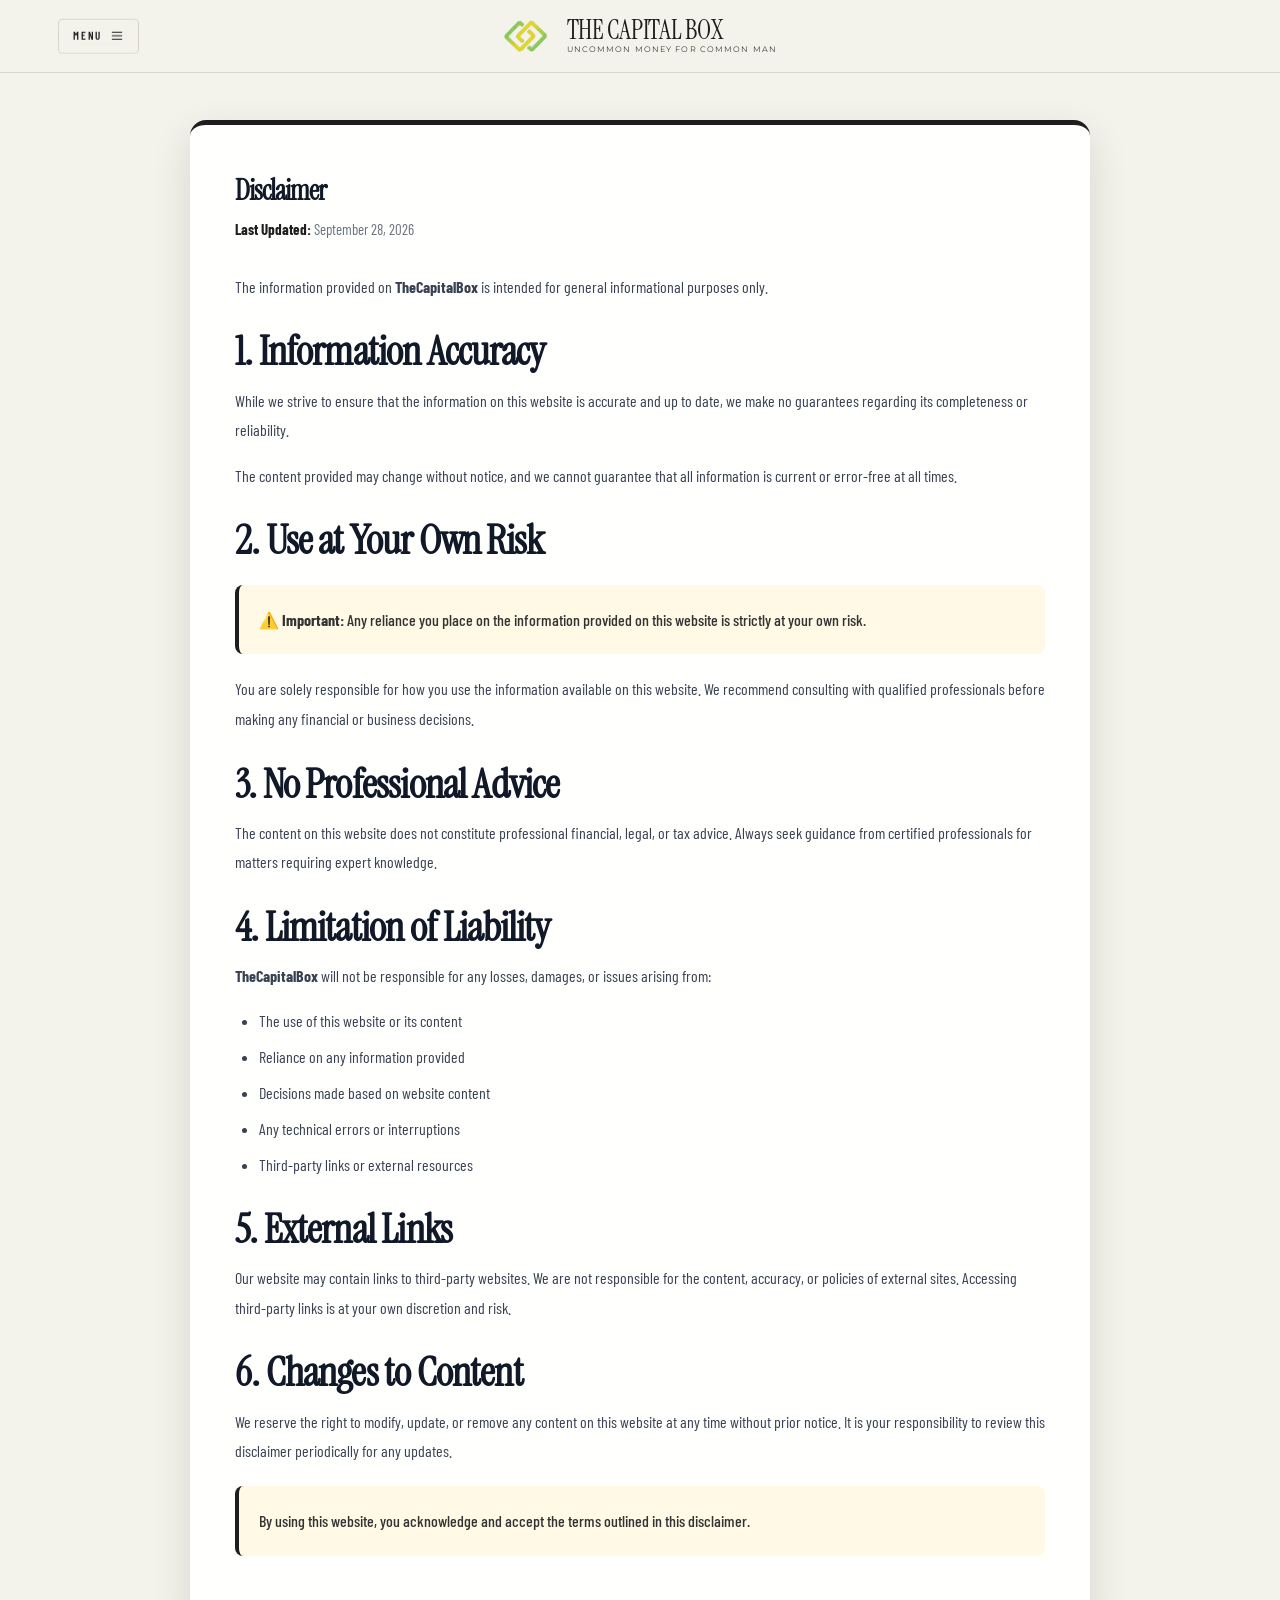
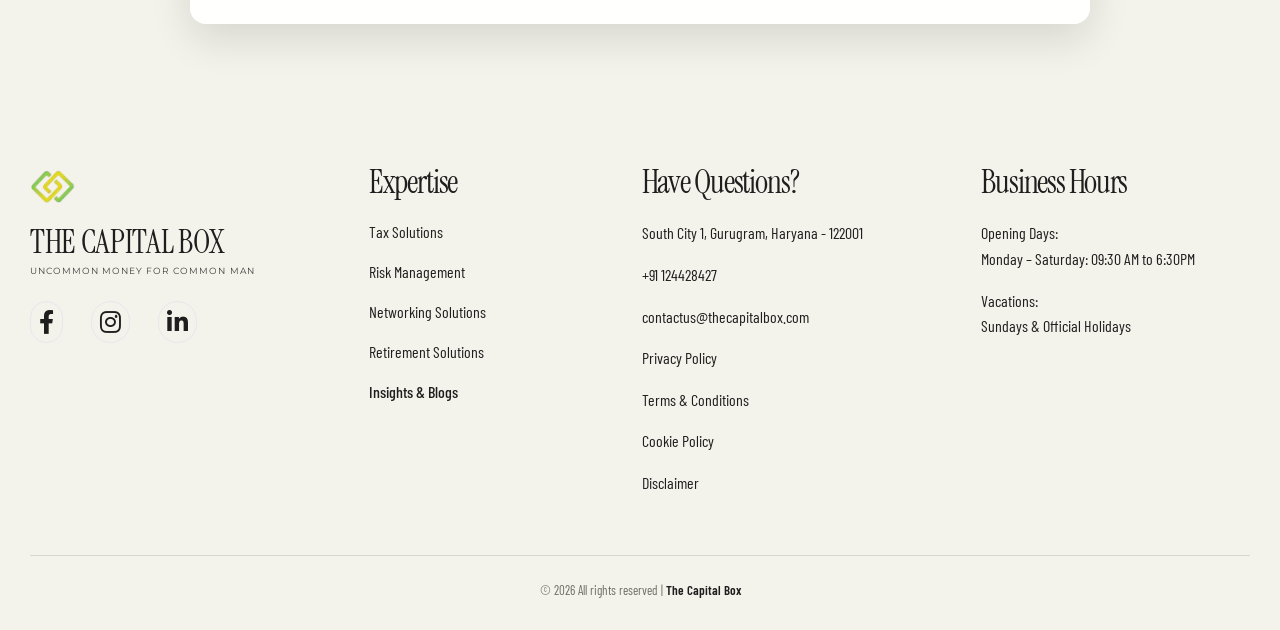
<file: public_html/disclaimer.html>
<!DOCTYPE html>
<html lang="en">

<head>
    <script async src="https://pagead2.googlesyndication.com/pagead/js/adsbygoogle.js?client=ca-pub-6537490720599944"
     crossorigin="anonymous"></script>
    <!-- Google tag (gtag.js) -->
<script async src="https://www.googletagmanager.com/gtag/js?id=G-KRYCB19FX7"></script>
<script>
  window.dataLayer = window.dataLayer || [];
  function gtag(){dataLayer.push(arguments);}
  gtag('js', new Date());

  gtag('config', 'G-KRYCB19FX7');
</script>
    <meta charset="UTF-8">
    <meta name="viewport" content="width=device-width, initial-scale=1.0">
    <meta http-equiv="Content-Security-Policy" content="upgrade-insecure-requests">
    <title>The Capital Box Disclaimer | Legal & Financial Information</title>
    <meta name="description" content="Read The Capital Box disclaimer for important information regarding financial content, liability limitations, external links.">
    <!-- Preload essential resources for better performance -->
    <link rel="preload" href="styles.css" as="style" />
    <link rel="stylesheet" href="styles.css" />
    <link rel="stylesheet" href="global.css" />
    <!-- Preconnect to external domains for faster resource loading -->
    <link rel="preconnect" href="https://fonts.googleapis.com" />
    <link rel="preconnect" href="https://fonts.gstatic.com" crossorigin />
    <!-- Favicon with multiple sizes for better compatibility -->
    <link rel="icon" href="public/assets/logo-1.webp" type="image/png" sizes="32x32" />
    <link rel="icon" href="public/assets/logo-1.webp" type="image/png" sizes="16x16" />
    <!-- Web Fonts -->
    <link href="https://fonts.googleapis.com/css2?family=Montserrat:ital,wght@0,100..900;1,100..900&display=swap"
        rel="stylesheet" />
    <link rel="stylesheet" href="https://cdn.jsdelivr.net/npm/swiper@11/swiper-bundle.min.css" />
    <script src="https://cdn.jsdelivr.net/npm/swiper@11/swiper-bundle.min.js"></script>
    <link rel="canonical" href="https://www.thecapitalbox.com/disclaimer.html">
    <meta property="og:url" content="https://www.thecapitalbox.com/disclaimer.html">
    <meta name="robots" content="index, follow">
    <!-- Font Awesome for Icons -->
    <link rel="stylesheet" href="https://cdnjs.cloudflare.com/ajax/libs/font-awesome/6.0.0-beta3/css/all.min.css" />
    <style>
        body {
            background-image: url("https://www.lauruslabs.com/images/page-banner/cookies.jpg");
            background-size: cover;
            background-position: center;
            background-attachment: fixed;
            font-family: "Montserrat", sans-serif;
        }

        /* Policy container */
        .container {
            max-width: 900px;
            margin: 120px auto 60px auto;
            background: rgba(255, 255, 255, 0.97);
            padding: 48px 45px;
            border-radius: 16px;
            box-shadow: 0 15px 40px rgba(0, 0, 0, 0.12);
            border-top: 5px solid #1e1e1e;
            text-align: left !important;
        }

        /* Headings & Text */
        .container h1 {
            font-size: 28px !important;
            font-weight: 700 !important;
            color: #111827;
            text-align: left !important;
            margin-bottom: 8px;
            line-height: 1.25;
        }

        .container .updated {
            text-align: left !important;
            margin-top: 8px;
            margin-bottom: 28px;
            color: #6b7280;
            font-size: 15px;
        }

        .container .updated strong {
            color: #1e1e1e;
            font-weight: 700;
        }

        .container h2 {
            margin-top: 26px;
            margin-bottom: 10px;
            font-size: 19px !important;
            font-weight: 700 !important;
            color: #111827;
            text-align: left !important;
            line-height: 1.35;
        }

        .container h3 {
            margin-top: 18px;
            margin-bottom: 8px;
            font-size: 16px !important;
            font-weight: 600 !important;
            color: #374151;
            text-align: left !important;
            line-height: 1.4;
        }

        .container p {
            font-size: 16px;
            line-height: 1.85;
            color: #374151;
            margin-bottom: 16px;
            text-align: left !important;
        }

        /* Important Notice Box */
        .notice-box {
            background: #FFF9E6;
            border-left: 4px solid #1e1e1e;
            padding: 20px;
            margin: 20px 0;
            border-radius: 8px;
            text-align: left !important;
        }

        .notice-box p {
            margin: 0;
            color: #333;
            font-weight: 500;
            text-align: left !important;
        }

        /* Lists */
        .container ul {
            list-style-type: disc !important;
            list-style-position: outside !important;
            padding-left: 24px !important;
            margin-top: 8px;
            margin-bottom: 18px;
            text-align: left !important;
        }

        .container li {
            margin-bottom: 8px;
            font-size: 16px;
            line-height: 1.75;
            color: #374151;
            text-align: left !important;
        }

        /* Footer improvements */
        footer {
            margin-top: 60px;
        }

        footer a {
            transition: 0.3s;
        }

        footer a:hover {
            color: #1e1e1e;
        }

        /* Responsive */
        @media (max-width: 768px) {
            .container {
                margin: 100px 16px 50px 16px !important;
                padding: 30px 20px !important;
                border-radius: 14px !important;
                width: auto !important;
                max-width: 100% !important;
                text-align: left !important;
            }

            .container h1 {
                font-size: 28px !important;
                text-align: left !important;
                margin-bottom: 6px !important;
            }

            .container .updated {
                font-size: 14px !important;
                text-align: left !important;
                margin-bottom: 20px !important;
            }

            .container h2 {
                font-size: 20px !important;
                text-align: left !important;
                margin-top: 26px !important;
                margin-bottom: 10px !important;
            }

            .container h3 {
                font-size: 17px !important;
                text-align: left !important;
                margin-top: 18px !important;
                margin-bottom: 8px !important;
            }

            .container p,
            .container li {
                font-size: 15px !important;
                line-height: 1.75 !important;
                text-align: left !important;
            }

            .container ul {
                padding-left: 20px !important;
                margin-bottom: 16px !important;
                text-align: left !important;
            }

            .container .notice-box,
            .container .notice-box p {
                text-align: left !important;
            }
        }
    </style>

    <link rel="stylesheet" href="editorial.css?v=45" />
  <link rel="stylesheet" href="mobile.css?v=1" />
</head>

<body>



    <nav id="navbar" class="navbar fixed top-0 w-full z-40 py-4 md:px-6 transition-all duration-300">
        <div class="mx-auto flex justify-between items-center px-2">
            <div class="flex items-center">
                <a href="/" class="text-white text-xl font-bold">
                    <img src="public/assets/logo-1.webp" alt="The Capital Box Logo" class="h-8" />
                </a>
                <div class="flex flex-col ml-4 md:hidden lg:block">
                    <p class="uppercase text-white text-md md:text-xl font-bold">
                        The Capital Box
                    </p>
                    <p class="uppercase text-white text-xs md:text-base font-light">
                        UNCOMMON MONEY FOR COMMON MAN
                    </p>
                </div>
            </div>

            <div class="hidden md:flex items-center space-x-8">
                <a href="/"
                    class="text-white hover:text-primary transition text-lg font-light uppercase">Home</a>

                <!-- Dropdown Menu -->
                <div class="dropdown relative">
                    <button
                        class="text-white hover:text-primary transition flex items-center text-lg font-light uppercase"
                        id="dropdownToggle">
                        Services
                        <svg xmlns="http://www.w3.org/2000/svg" class="h-4 w-4 ml-1" fill="none" viewBox="0 0 24 24"
                            stroke="currentColor">
                            <path stroke-linecap="round" stroke-linejoin="round" stroke-width="2" d="M19 9l-7 7-7-7" />
                        </svg>
                    </button>
                    <div class="dropdown-menu bg-white rounded shadow-lg mt-2 w-56">
                        <div class="py-2">
                            <a href="./taxsolution.html"
                                class="block px-4 py-2 hover:bg-gray-100 hover:text-primary text-gray-700">Tax
                                Solutions</a>
                            <a href="./retirementsolutions.html"
                                class="block px-4 py-2 hover:bg-gray-100 hover:text-primary text-gray-700">Retirement
                                Solutions</a>
                            <a href="./networksolution.html"
                                class="block px-4 py-2 hover:bg-gray-100 hover:text-primary text-gray-700">Networking
                                Solutions
                            </a>
                            <a href="./riskmanagement.html"
                                class="block px-4 py-2 hover:bg-gray-100 hover:text-primary text-gray-700">Risk
                                Management</a>
                        </div>
                    </div>
                </div>

                <a href="./about.html"
                    class="text-white hover:text-primary transition text-lg font-light uppercase">About</a>
                <a href="./contact.html"
                    class="text-white hover:text-primary transition text-lg font-light uppercase">Contact</a>
                <a href="./careers.html"
                    class="text-white transition text-xl uppercase font-light border border-primary rounded-lg px-4 py-2 hover:bg-[#CBBA4F] hover:text-white hover:font-normal">Careers</a>
            </div>

            <!-- Mobile menu button -->
            <div class="md:hidden">
                <button id="mobile-menu-button" class="text-white">
                    <!-- Hamburger Icon -->
                    <svg id="hamburger-icon" xmlns="http://www.w3.org/2000/svg" class="h-6 w-6" fill="none"
                        viewBox="0 0 24 24" stroke="currentColor">
                        <path stroke-linecap="round" stroke-linejoin="round" stroke-width="2"
                            d="M4 6h16M4 12h16M4 18h16" />
                    </svg>
                    <!-- X Icon (hidden by default) -->
                    <svg id="close-icon" class="h-6 w-6 hidden" xmlns="http://www.w3.org/2000/svg" fill="none"
                        viewBox="0 0 24 24" stroke="currentColor">
                        <path stroke-linecap="round" stroke-linejoin="round" stroke-width="2"
                            d="M6 18L18 6M6 6l12 12" />
                    </svg>
                </button>
            </div>
        </div>
        <!-- Mobile menu -->
        <div id="mobile-menu" class="hidden md:hidden bg-navColor bg-opacity-40 mt-4 py-2">
            <a href="/" class="block px-6 py-2 text-white hover:bg-primary">Home</a>
            <div class="relative">
                <button id="mobile-dropdown-button"
                    class="w-full text-left px-6 py-2 text-white hover:bg-primary flex justify-between items-center">
                    Services
                    <svg xmlns="http://www.w3.org/2000/svg" class="h-4 w-4" fill="none" viewBox="0 0 24 24"
                        stroke="currentColor">
                        <path stroke-linecap="round" stroke-linejoin="round" stroke-width="2" d="M19 9l-7 7-7-7" />
                    </svg>
                </button>
                <div id="mobile-dropdown" class="hidden bg-[#1F2937] rounded-lg mx-4 my-2">
                    <a href="./taxsolution.html" class="block px-6 py-2 text-white hover:bg-primary rounded-t-lg">Tax
                        Solutions</a>
                    <a href="./retirementsolutions.html" class="block px-6 py-2 text-white hover:bg-primary">Retirement
                        Solutions</a>
                    <a href="./networksolution.html"
                        class="block px-6 py-2 text-white hover:bg-primary rounded-b-lg">Networking
                        Solutions</a>
                    <a href="./riskmanagement.html"
                        class="block px-6 py-2 text-white hover:bg-primary rounded-b-lg">Risk
                        Management</a>
                </div>
            </div>
            <a href="./about.html" class="block px-6 py-2 text-white hover:bg-primary">About</a>
      <a href="./blogs.html" class="block px-6 py-2 text-white hover:bg-primary">Blogs</a>
            <a href="./contact.html" class="block px-6 py-2 text-white hover:bg-primary">Contact</a>
            <a href="./careers.html" class="block px-6 py-2 text-white hover:bg-primary">Careers</a>
        </div>
    </nav>

    

    <!-- Content Container -->
    <div class="container">

        <h1>Disclaimer</h1>
        <p class="updated"><strong>Last Updated:</strong> September 28, 2026</p>

        <p>
            The information provided on <strong>TheCapitalBox</strong> is intended for general informational purposes only.
        </p>

        <h2>1. Information Accuracy</h2>

        <p>
            While we strive to ensure that the information on this website is accurate and up to date, we make no guarantees regarding its completeness or reliability.
        </p>

        <p>
            The content provided may change without notice, and we cannot guarantee that all information is current or error-free at all times.
        </p>

        <h2>2. Use at Your Own Risk</h2>

        <div class="notice-box">
            <p>
                <strong>⚠️ Important:</strong> Any reliance you place on the information provided on this website is strictly at your own risk.
            </p>
        </div>

        <p>
            You are solely responsible for how you use the information available on this website. We recommend consulting with qualified professionals before making any financial or business decisions.
        </p>

        <h2>3. No Professional Advice</h2>

        <p>
            The content on this website does not constitute professional financial, legal, or tax advice. Always seek guidance from certified professionals for matters requiring expert knowledge.
        </p>

        <h2>4. Limitation of Liability</h2>

        <p>
            <strong>TheCapitalBox</strong> will not be responsible for any losses, damages, or issues arising from:
        </p>

        <ul>
            <li>The use of this website or its content</li>
            <li>Reliance on any information provided</li>
            <li>Decisions made based on website content</li>
            <li>Any technical errors or interruptions</li>
            <li>Third-party links or external resources</li>
        </ul>

        <h2>5. External Links</h2>

        <p>
            Our website may contain links to third-party websites. We are not responsible for the content, accuracy, or policies of external sites. Accessing third-party links is at your own discretion and risk.
        </p>

        <h2>6. Changes to Content</h2>

        <p>
            We reserve the right to modify, update, or remove any content on this website at any time without prior notice. It is your responsibility to review this disclaimer periodically for any updates.
        </p>

        <div class="notice-box">
            <p>
                By using this website, you acknowledge and accept the terms outlined in this disclaimer.
            </p>
        </div>

    </div>

<footer class="bg-[#4B4B4B] text-white py-10 px-6 text-sm md:text-base">
        <div
            class="w-full max-w-[90%] 2xl:max-w-[1600px] mx-auto grid grid-cols-1 sm:grid-cols-2 md:grid-cols-2 lg:grid-cols-4 gap-4 md:gap-10">
            <!-- Logo and Social Icons -->
            <div class="flex flex-col items-center justify-center md:items-start gap-8">
                <div class="flex flex-col items-center justify-center gap-6">
                    <img src="public/assets/logo-1.webp" alt="The Capital Box Logo" />
                    <div class="flex flex-col">
                        <h2
                            class="text-xl text-center md:text-start text-primary md:text-2xl font-bold leading-tight uppercase mb-2">
                            the capital box
                        </h2>
                        <p class="text-primary text-xs md:text-sm text-center md:text-start">
                            UNCOMMON MONEY FOR COMMON MAN
                        </p>
                    </div>
                </div>
                <div class="flex space-x-4 mt-2 justify-center md:justify-start">
                    <a href="https://www.facebook.com/share/1Eqcw9arBm/" class="hover:text-primary"
                        aria-label="Facebook"><i
                            class="fab fa-facebook-f text-xl md:text-2xl border p-2 rounded-full hover:bg-white"></i></a>
                    <a href="https://www.instagram.com/thecapitalbox_/?igsh=MWg4c3o0MjdvNjVndQ%3D%3D#"
                        class="hover:text-primary" aria-label="instagram"><i
                            class="fab fa-instagram text-xl md:text-2xl border p-2 rounded-full hover:bg-white"></i></a>
                    <a href="https://www.linkedin.com/company/finfitt/" class="hover:text-primary"
                        aria-label="linkedin"><i
                            class="fab fa-linkedin-in text-xl md:text-2xl border p-2 rounded-full hover:bg-white"></i></a>
                </div>
            </div>

            <!-- Expertise -->
            <div class="px-4">
                <h3 class="text-lg md:text-2xl font-semibold mb-4 text-primary">
                    Expertise
                </h3>
                <div class="flex flex-col gap-4 text-gray-300">
                    <a href="./taxsolution.html" class="hover:text-primary">Tax Solutions</a>
                    <a href="./riskmanagement.html" class="hover:text-primary">Risk Management</a>
                    <a href="./networksolution.html" class="hover:text-primary">Networking Solutions</a>
                    <a href="./retirementsolutions.html" class="hover:text-primary">Retirement Solutions</a>
                    <a href="./blogs.html" class="hover:text-primary font-medium text-[#CBBA4F]">Insights & Blogs</a>
                </div>
            </div>

            <!-- Contact Info -->
            <div class="px-4">
                <h3 class="text-lg md:text-2xl font-semibold mb-4 text-primary">
                    Have Questions?
                </h3>
                <ul class="space-y-2 text-gray-300">
                    <li>South City 1, Gurugram, Haryana - 122001</li>
                    <li>+91 124428427</li>
                    <li>contactus@thecapitalbox.com</li>
                    <li>
                        <a href="privacy.html" class="hover:text-primary cursor-pointer">Privacy Policy</a>
                    </li>
                    <li>
                        <a href="terms.html" class="hover:text-primary cursor-pointer">Terms & Conditions</a>
                    </li>
                    <li>
                        <a href="cookie-policy.html" class="hover:text-primary cursor-pointer">Cookie Policy</a>
                    </li>
                    <li>
                        <a href="disclaimer.html" class="hover:text-primary cursor-pointer">Disclaimer</a>
                    </li>
                </ul>
            </div>

            <!-- Business Hours -->
            <div class="px-4">
                <h3 class="text-lg md:text-2xl font-semibold mb-4 text-primary">
                    Business Hours
                </h3>
                <ul class="space-y-2 text-gray-300">
                    <li>
                        <span class="text-yellow-400">Opening Days:</span> <br />
                        Monday – Saturday: 09:30 AM to 6:30PM
                    </li>
                    <li>
                        <span class="text-yellow-400">Vacations:</span> <br />
                        Sundays & Official Holidays
                    </li>
                </ul>
            </div>
        </div>

        <div class="mt-10 text-center text-xs md:text-sm text-gray-400">
            © 2026 All rights reserved |
            <a href="/" class="hover:text-primary font-semibold">The Capital Box</a>
        </div>
    </footer>


    <script src="main.js?v=5"></script>
    <script src="editorial.js?v=4" defer></script>
  </body>

</html>
</file>
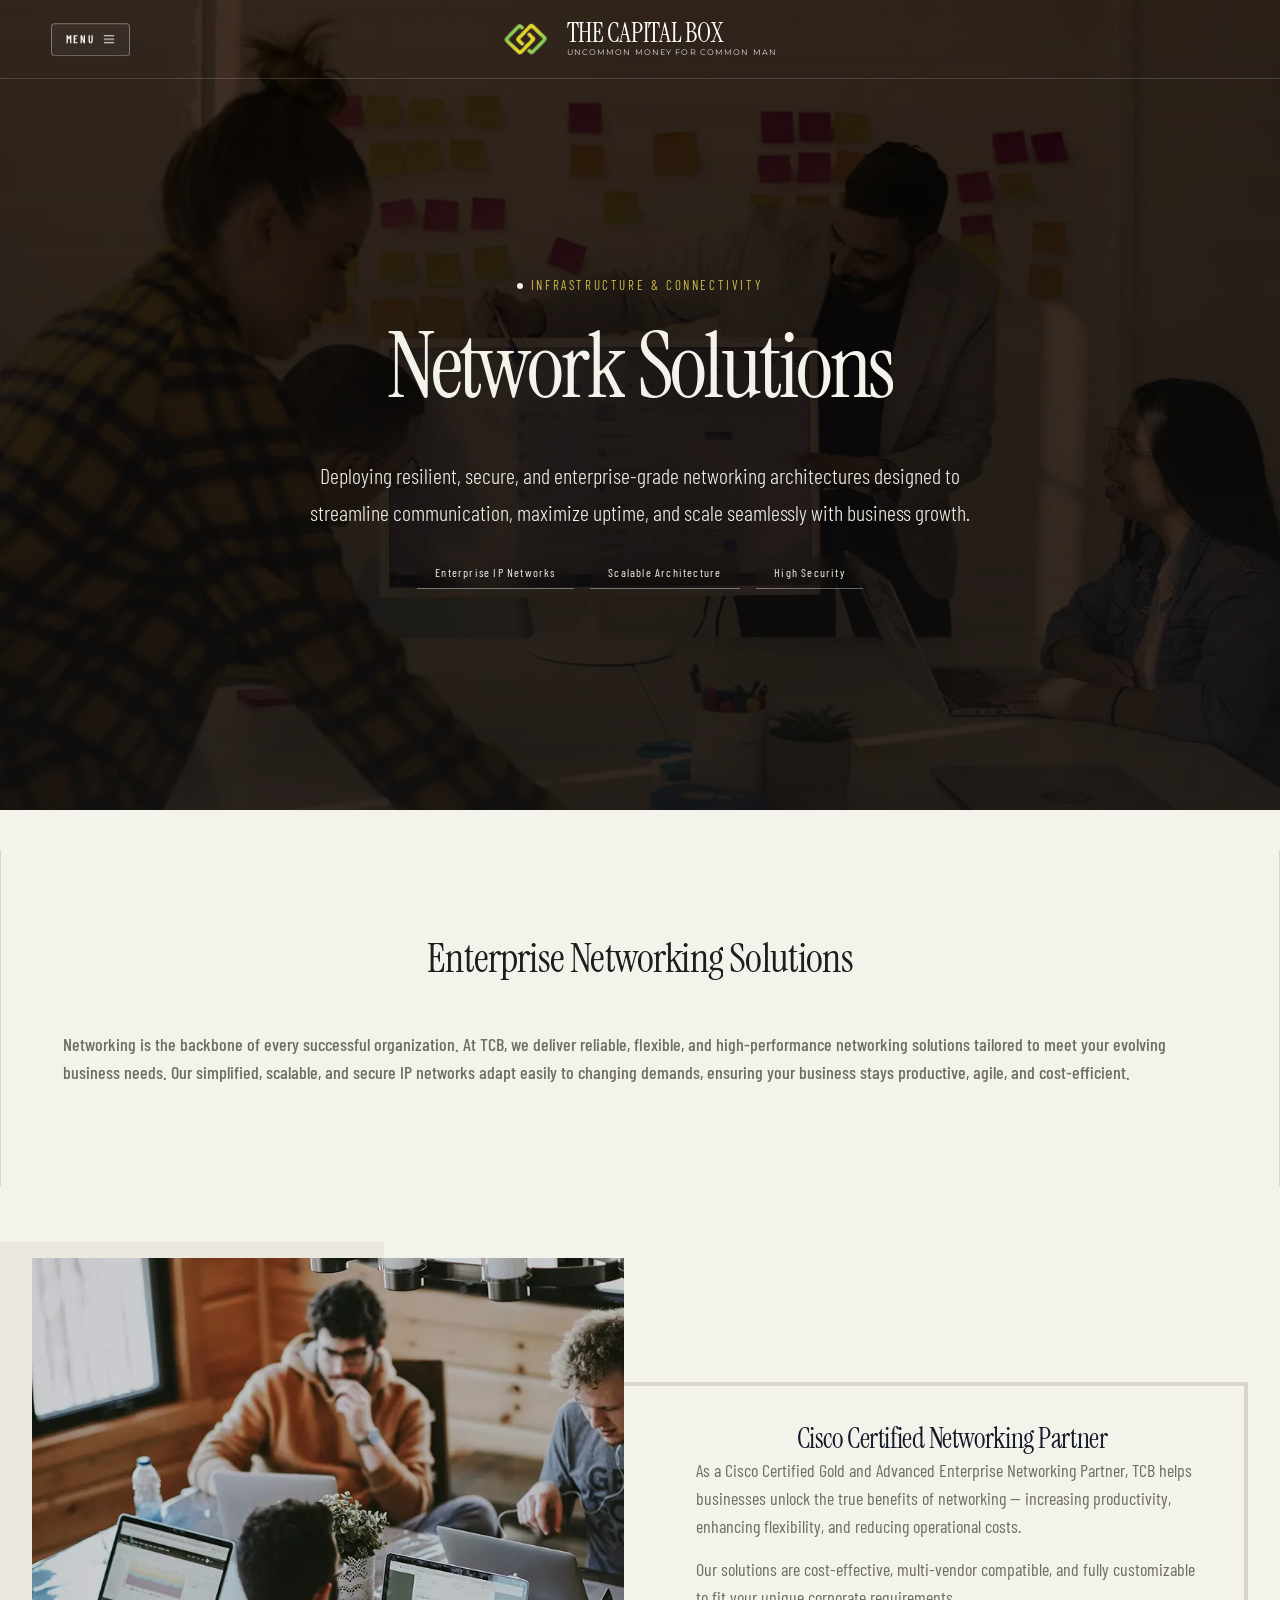
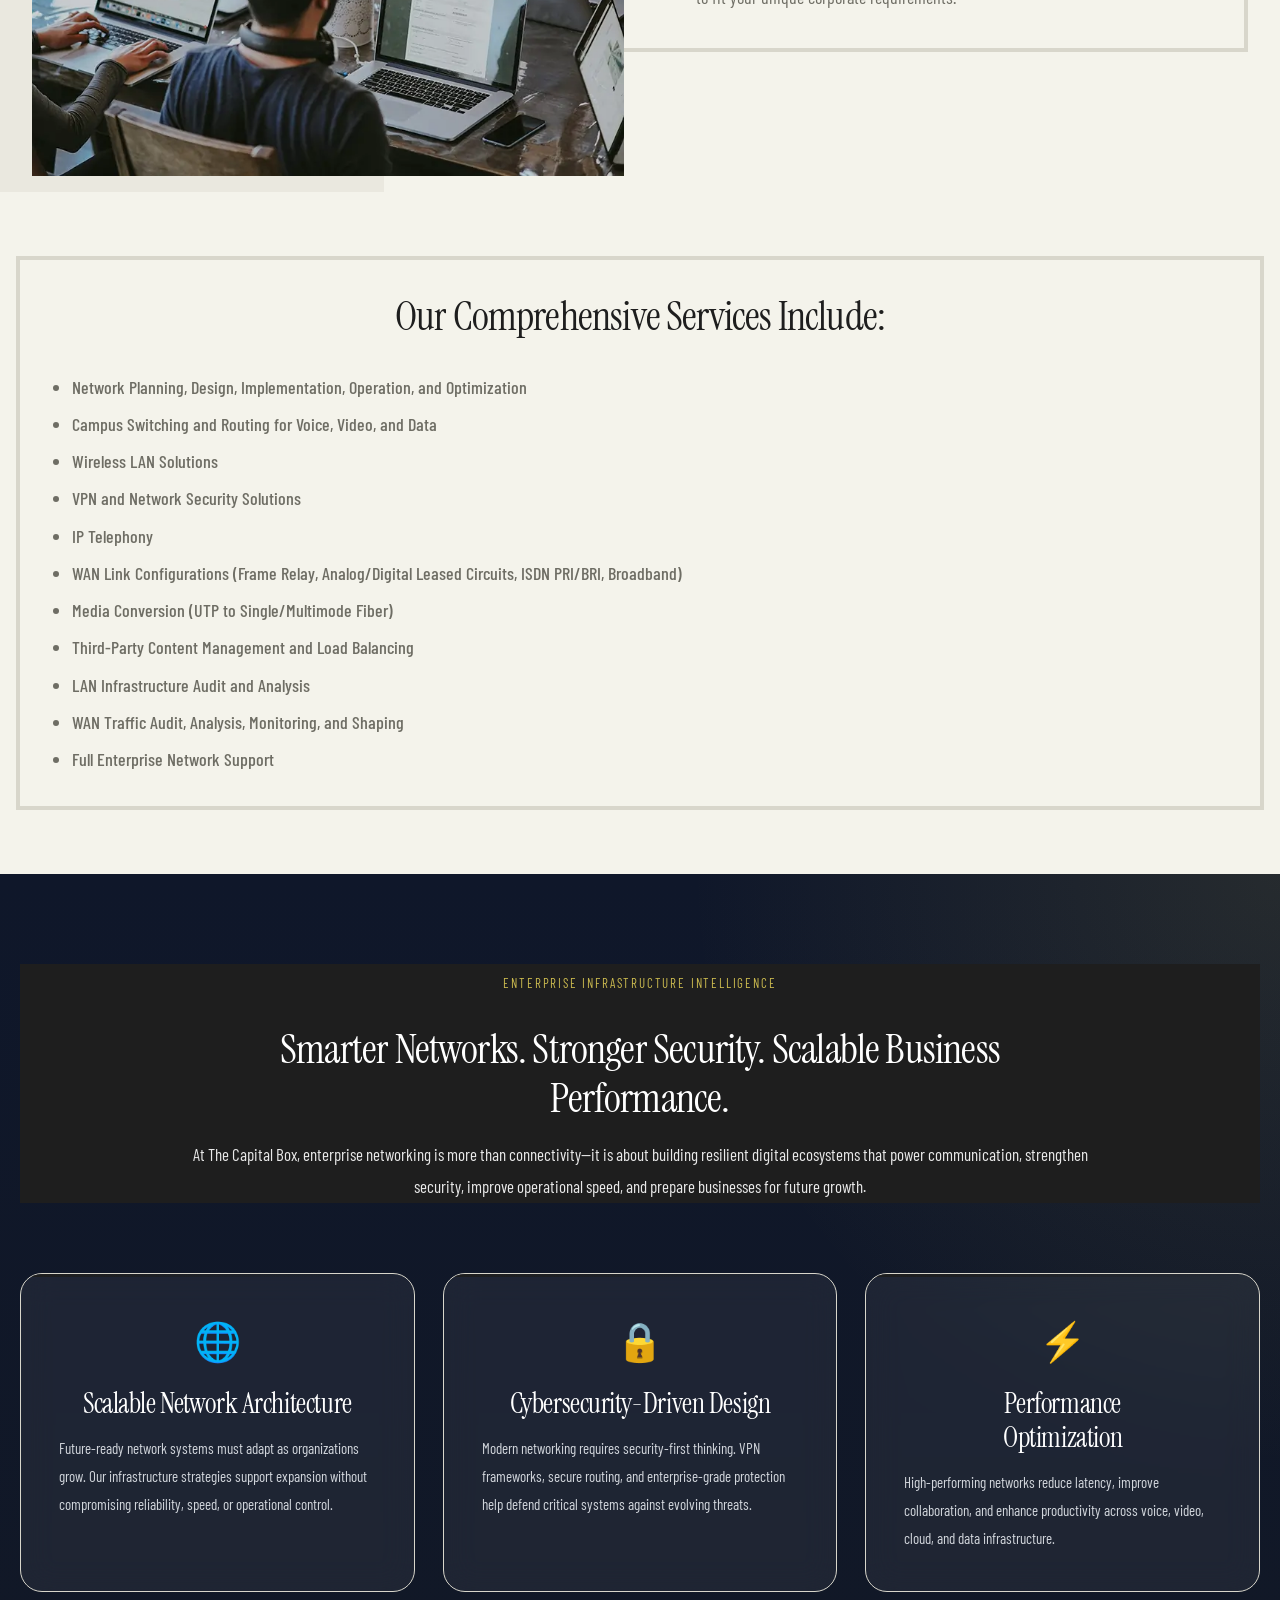
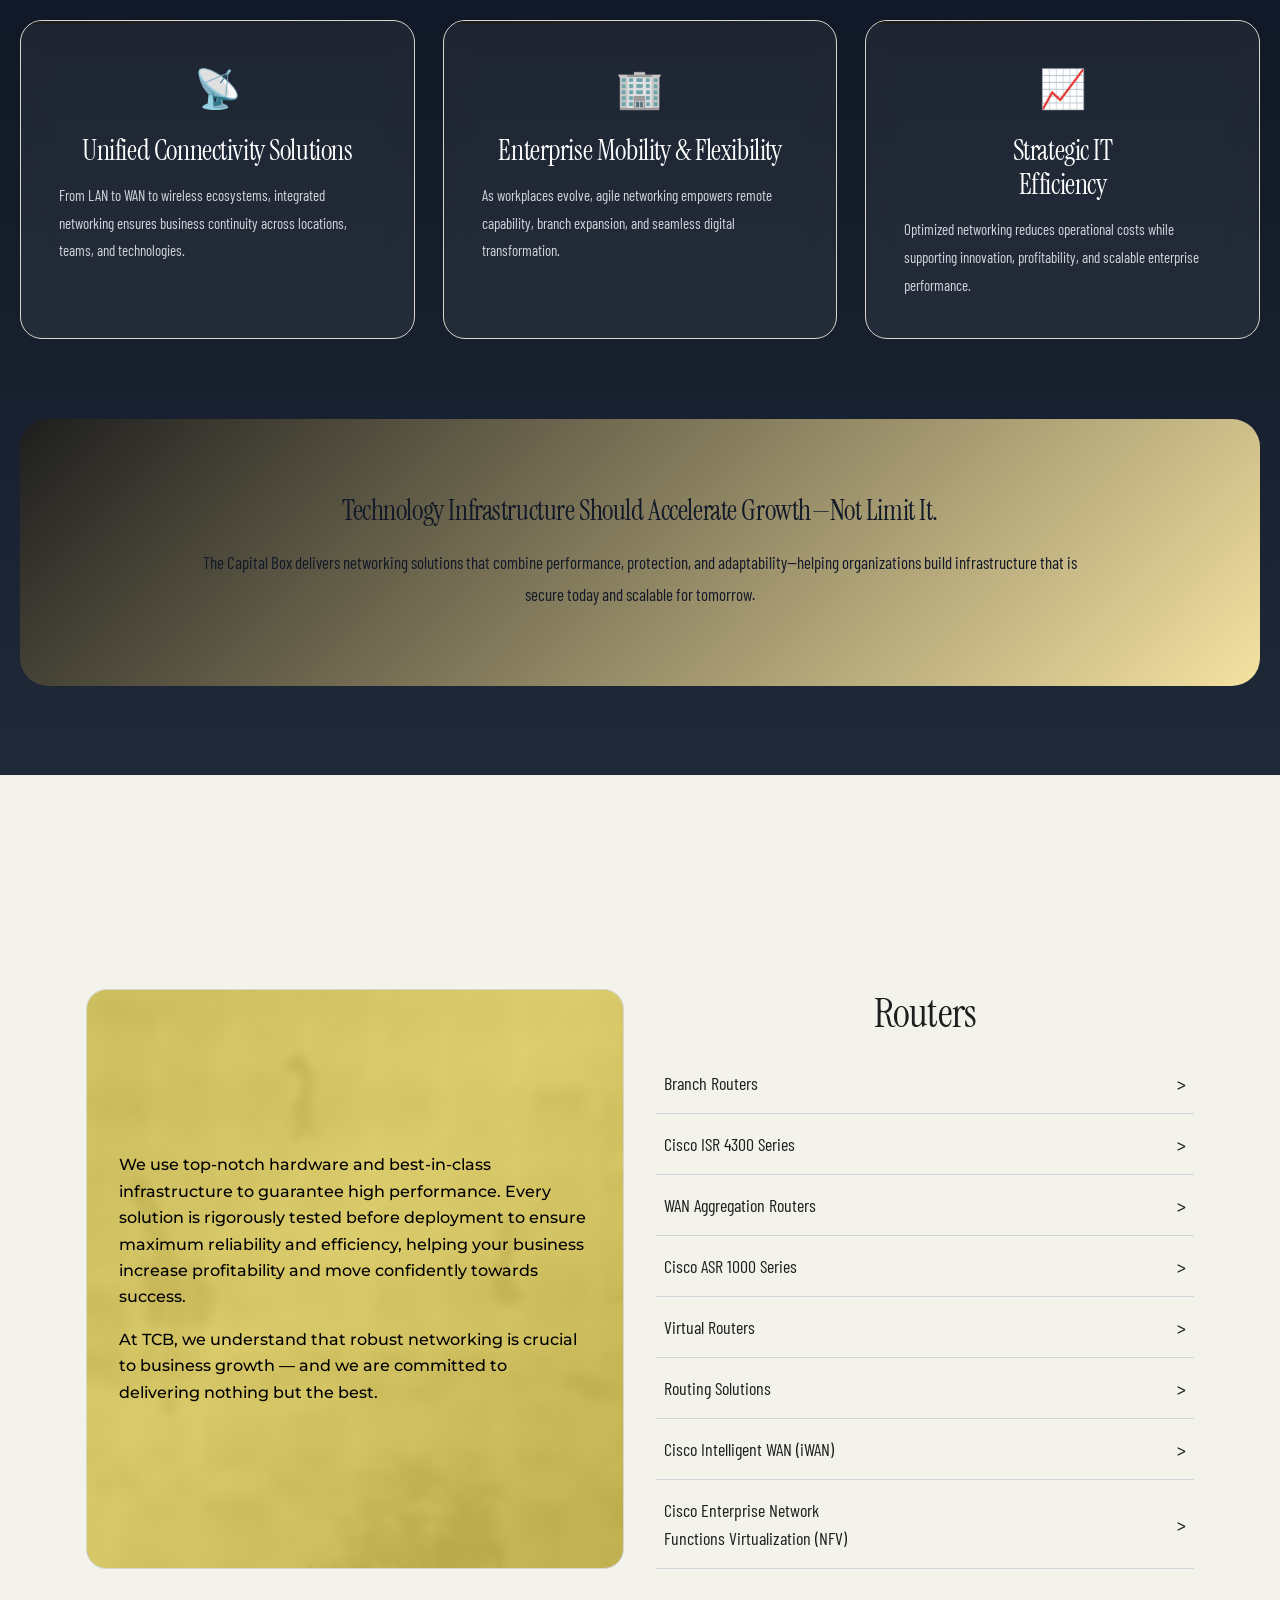
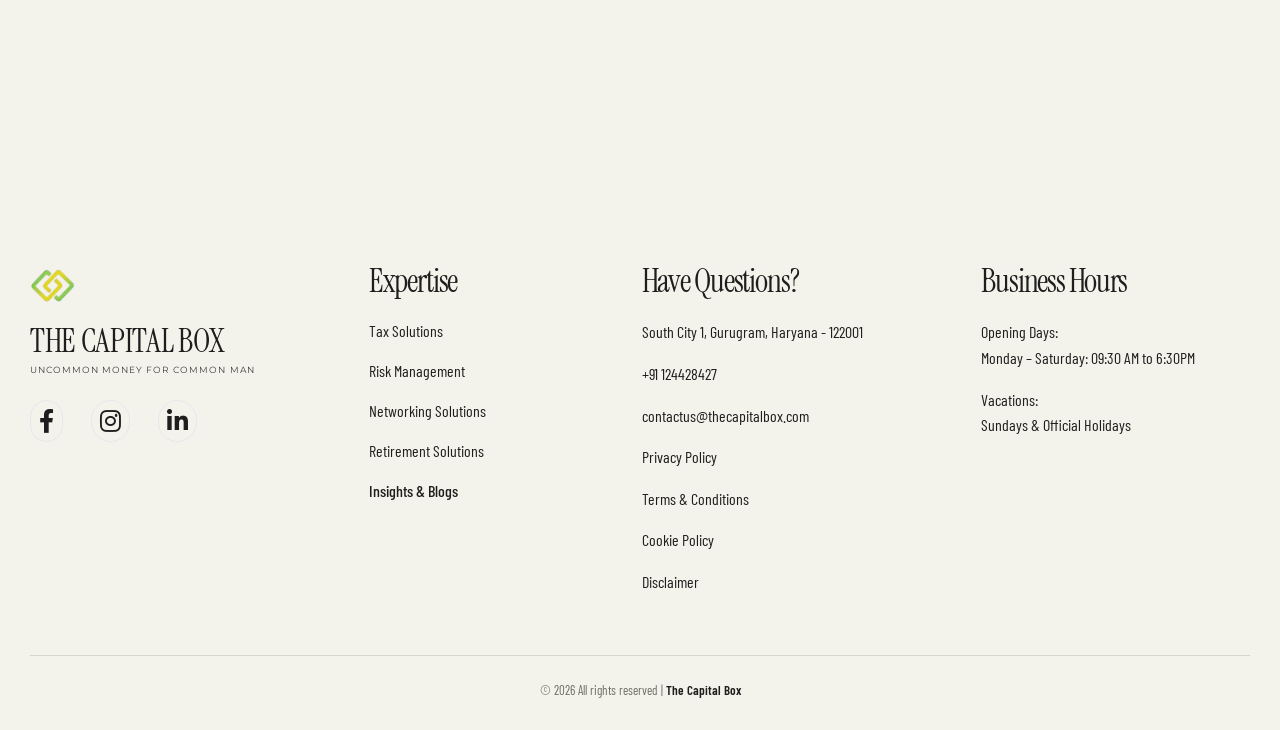
<file: public_html/networksolution.html>
<!DOCTYPE html>
<html lang="en">
  <head>
      <script async src="https://pagead2.googlesyndication.com/pagead/js/adsbygoogle.js?client=ca-pub-6537490720599944"
     crossorigin="anonymous"></script>
      <!-- Google tag (gtag.js) -->
<script async src="https://www.googletagmanager.com/gtag/js?id=G-KRYCB19FX7"></script>
<script>
  window.dataLayer = window.dataLayer || [];
  function gtag(){dataLayer.push(arguments);}
  gtag('js', new Date());

  gtag('config', 'G-KRYCB19FX7');
</script>
    <meta charset="UTF-8" />
    <meta name="viewport" content="width=device-width, initial-scale=1" />
    <meta http-equiv="Content-Security-Policy" content="upgrade-insecure-requests">

    <!-- SEO Meta Tags -->
    <meta
      name="description"
      content="The Capital Box delivers scalable enterprise networking and security solutions—design, implementation, WAN/LAN, VPN, IP telephony and support."
    />
    <meta
      name="keywords"
      content="enterprise networking, network design, network security, VPN solutions, IP telephony, LAN WAN implementation, Cisco partner, networking solutions, routing solutions "
    />
    <meta name="robots" content="index, follow" />
    <link
      rel="canonical"
      href="https://www.thecapitalbox.com/networksolution.html"
    />

    <title>The Capital Box | Enterprise Networking & Security Solutions</title>
    <meta name="author" content="The Capital Box" />
    <meta name="publisher" content="The Capital Box" />

    <!-- Preload essential CSS for better performance -->
    <link rel="preload" href="styles.css" as="style" />
    <link rel="stylesheet" href="styles.css" />
    <link rel="stylesheet" href="global.css" />

    <!-- Preconnect for faster resource loading -->
    <link rel="preconnect" href="https://fonts.googleapis.com" />
    <link rel="preconnect" href="https://fonts.gstatic.com" crossorigin />

    <!-- Favicon with multiple sizes for compatibility -->
    <link
      rel="icon"
      href="public/assets/logo-1.webp"
      type="image/png"
      sizes="32x32"
    />
    <link
      rel="icon"
      href="public/assets/logo-1.webp"
      type="image/png"
      sizes="16x16"
    />

    <!-- Web Fonts -->
    <link
      href="https://fonts.googleapis.com/css2?family=Montserrat:ital,wght@0,100..900;1,100..900&display=swap"
      rel="stylesheet"
    />

    <!-- Font Awesome for icons -->
    <link
      rel="stylesheet"
      href="https://cdnjs.cloudflare.com/ajax/libs/font-awesome/6.0.0-beta3/css/all.min.css"
    />

    <!-- Open Graph Meta Tags for better social media previews -->
    <meta
      property="og:title"
      content="The Capital Box | Enterprise Networking & Security Solutions"
    />
    <meta
      property="og:description"
      content="Scalable LAN/WAN, VPN, IP telephony and enterprise network support by Cisco-certified experts."
    />
    <meta property="og:image" content="public/assets/logo-1.webp" />
    <meta
      property="og:url"
      content="https://www.thecapitalbox.com/networksolution.html"
    />
    <meta property="og:type" content="website" />

    <!-- Twitter Card Meta Tags -->
    <meta
      name="twitter:title"
      content="The Capital Box | Enterprise Networking & Security Solutions"
    />
    <meta
      name="twitter:description"
      content="Cisco-certified enterprise network design, VPN, IP telephony, and secure networking solutions."
    />
    <meta name="twitter:image" content="public/assets/logo-1.webp" />
    <meta name="twitter:card" content="summary_large_image" />

    <style>
    .tcb-network-wrap{
    padding:110px 0;
    background:
    radial-gradient(circle at top right, rgba(203,186,79,0.12), transparent 30%),
    linear-gradient(180deg,#0f172a,#111827,#1f2937);
    color:white;
    overflow:hidden;
    }
    .tcb-network-container{
    max-width:1350px;
    margin:auto;
    padding:0 20px;
    }
    .tcb-network-hero{
    text-align:center;
    margin-bottom:70px;
    }
    .tcb-network-badge{
    display:inline-block;
    padding:10px 24px;
    background:#1e1e1e;
    color:#ffffff !important;
    font-size:13px;
    font-weight:800;
    border-radius:50px;
    letter-spacing:1px;
    text-transform:uppercase;
    margin-bottom:22px;
    box-shadow:0 0 25px rgba(203,186,79,0.35);
    }
    .tcb-network-title{
    font-size:48px;
    font-weight:800;
    line-height:1.25;
    margin-bottom:20px;
    }
    .tcb-network-sub{
    max-width:900px;
    margin:auto;
    font-size:17px;
    line-height:1.9;
    color:#d1d5db;
    }
    .tcb-network-grid{
    display:grid;
    grid-template-columns:repeat(3,1fr);
    gap:28px;
    }
    .tcb-network-card{
    position:relative;
    background:rgba(255,255,255,0.06);
    border:1px solid rgba(203,186,79,0.15);
    backdrop-filter:blur(16px);
    padding:38px;
    border-radius:22px;
    overflow:hidden;
    transition:all .4s ease;
    }
    .tcb-network-card:hover{
    transform:translateY(-12px);
    border-color:#1e1e1e;
    box-shadow:0 18px 40px rgba(203,186,79,0.15);
    }
    .tcb-network-card::before{
    content:'';
    position:absolute;
    top:0;
    left:0;
    width:100%;
    height:3px;
    background:linear-gradient(90deg,#1e1e1e,transparent);
    }
    .tcb-network-icon{
    font-size:38px;
    margin-bottom:18px;
    display:block;
    text-align:center;
    }
    .tcb-network-card h3{
    font-size:24px;
    font-weight:700;
    margin-bottom:14px;
    color:#ffffff;
    text-align:center;
    line-height:1.35;
    }
    .tcb-network-card p{
    font-size:15px;
    line-height:1.85;
    color:#d1d5db;
    }
    .tcb-network-highlight{
    margin-top:80px;
    padding:75px;
    background:linear-gradient(135deg,#1e1e1e,#f4e2a1);
    border-radius:28px;
    text-align:center;
    color:#111827;
    box-shadow:0 18px 45px rgba(203,186,79,0.25);
    }
    .tcb-network-highlight h3{
    font-size:34px;
    font-weight:800;
    margin-bottom:18px;
    }
    .tcb-network-highlight p{
    font-size:17px;
    line-height:1.9;
    max-width:900px;
    margin:auto;
    }
    @media(max-width:992px){
    .tcb-network-grid{grid-template-columns:1fr 1fr;}
    }
    @media(max-width:768px){
    .tcb-network-wrap{padding:45px 0;}
    .tcb-network-hero{text-align:center; margin-bottom:35px;}
    .tcb-network-badge{margin-bottom:16px; font-size:12px; padding:8px 18px; display:table; margin-left:auto; margin-right:auto;}
    .tcb-network-title{font-size:26px; text-align:center;}
    .tcb-network-sub{text-align:center; font-size:15px; line-height:1.8;}
    .tcb-network-grid{grid-template-columns:1fr; gap:18px;}
    .tcb-network-card{padding:24px 20px; border-radius:16px;}
    .tcb-network-card h3{font-size:20px; line-height:1.35;}
    .tcb-network-card p{font-size:14px; line-height:1.75;}
    .tcb-network-highlight{padding:30px 20px; text-align:center; border-radius:18px; margin-top:40px;}
    .tcb-network-highlight h3{font-size:22px; text-align:center;}
    .tcb-network-highlight p{font-size:15px; text-align:center;}
    }
    </style>
      <link rel="stylesheet" href="editorial.css?v=45" />
  <link rel="stylesheet" href="mobile.css?v=6" />
</head>

  <body>

    <!-- Loading Spinner -->
    <!-- Navbar -->
    <nav
      id="navbar"
      class="navbar fixed top-0 w-full z-40 py-4 md:px-6 transition-all duration-300"
    >
      <div class="mx-auto flex justify-between items-center px-2">
        <div class="flex items-center">
          <a href="/" class="text-white text-xl font-bold">
            <img
              src="public/assets/logo-1.webp"
              alt="the capital box logo"
              class="h-8"
            />
          </a>
          <div class="flex flex-col ml-4 md:hidden lg:block">
            <p class="uppercase text-white text-md md:text-xl font-bold">
              The Capital Box
            </p>
            <p class="uppercase text-white text-xs md:text-base font-light">
              UNCOMMON MONEY FOR COMMON MAN
            </p>
          </div>
        </div>

        <div class="hidden md:flex items-center space-x-8">
          <a
            href="/"
            class="text-white hover:text-primary transition text-lg font-light uppercase"
            >Home</a
          >

          <!-- Dropdown Menu -->
          <div class="dropdown relative">
            <button
              class="text-white hover:text-primary transition flex items-center text-lg font-light uppercase"
              id="dropdownToggle"
            >
              Services
              <svg
                xmlns="http://www.w3.org/2000/svg"
                class="h-4 w-4 ml-1"
                fill="none"
                viewBox="0 0 24 24"
                stroke="currentColor"
              >
                <path
                  stroke-linecap="round"
                  stroke-linejoin="round"
                  stroke-width="2"
                  d="M19 9l-7 7-7-7"
                />
              </svg>
            </button>
            <div class="dropdown-menu bg-white rounded shadow-lg mt-2 w-56">
              <div class="py-2">
                <a
                  href="./taxsolution.html"
                  class="block px-4 py-2 hover:bg-gray-100 hover:text-primary text-gray-700"
                  >Tax Solutions</a
                >
                <a
                  href="./retirementsolutions.html"
                  class="block px-4 py-2 hover:bg-gray-100 hover:text-primary text-gray-700"
                  >Retirement Solutions</a
                >
                <a
                  href="./networksolution.html"
                  class="block px-4 py-2 hover:bg-gray-100 hover:text-primary text-gray-700"
                  >Networking Solutions
                </a>
                <a
                  href="./riskmanagement.html"
                  class="block px-4 py-2 hover:bg-gray-100 hover:text-primary text-gray-700"
                  >Risk Management</a
                >
              </div>
            </div>
          </div>

          <a
            href="./about.html"
            class="text-white hover:text-primary transition text-lg font-light uppercase"
            >About</a
          >
          <a
            href="./blogs.html"
            class="text-white hover:text-primary transition text-lg font-light uppercase"
            >Blogs</a
          >
          <a
            href="./contact.html"
            class="text-white hover:text-primary transition text-lg font-light uppercase"
            >Contact</a
          >
          <a
            href="./careers.html"
            class="text-white transition text-xl uppercase font-light border border-primary rounded-lg px-4 py-2 hover:bg-[#CBBA4F] hover:text-white hover:font-normal"
            >Careers</a
          >
        </div>

        <!-- Mobile menu button -->
        <div class="md:hidden">
          <button id="mobile-menu-button" class="text-white">
            <!-- Hamburger Icon -->
            <svg
              id="hamburger-icon"
              xmlns="http://www.w3.org/2000/svg"
              class="h-6 w-6"
              fill="none"
              viewBox="0 0 24 24"
              stroke="currentColor"
            >
              <path
                stroke-linecap="round"
                stroke-linejoin="round"
                stroke-width="2"
                d="M4 6h16M4 12h16M4 18h16"
              />
            </svg>
            <!-- X Icon (hidden by default) -->
            <svg
              id="close-icon"
              class="h-6 w-6 hidden"
              xmlns="http://www.w3.org/2000/svg"
              fill="none"
              viewBox="0 0 24 24"
              stroke="currentColor"
            >
              <path
                stroke-linecap="round"
                stroke-linejoin="round"
                stroke-width="2"
                d="M6 18L18 6M6 6l12 12"
              />
            </svg>
          </button>
        </div>
      </div>

      <!-- Mobile menu -->
      <div
        id="mobile-menu"
        class="hidden md:hidden bg-navColor bg-opacity-40 mt-4 py-2"
      >
        <a
          href="/"
          class="block px-6 py-2 text-white hover:bg-primary"
          >Home</a
        >
        <div class="relative">
          <button
            id="mobile-dropdown-button"
            class="w-full text-left px-6 py-2 text-white hover:bg-primary flex justify-between items-center"
          >
            Services
            <svg
              xmlns="http://www.w3.org/2000/svg"
              class="h-4 w-4"
              fill="none"
              viewBox="0 0 24 24"
              stroke="currentColor"
            >
              <path
                stroke-linecap="round"
                stroke-linejoin="round"
                stroke-width="2"
                d="M19 9l-7 7-7-7"
              />
            </svg>
          </button>
          <div
            id="mobile-dropdown"
            class="hidden bg-[#1F2937] rounded-lg mx-4 my-2"
          >
            <a
              href="./taxsolution.html"
              class="block px-6 py-2 text-white hover:bg-primary rounded-t-lg"
              >Tax Solutions</a
            >
            <a
              href="./retirementsolutions.html"
              class="block px-6 py-2 text-white hover:bg-primary"
              >Retirement Solutions</a
            >
            <a
              href="./networksolution.html"
              class="block px-6 py-2 text-white hover:bg-primary rounded-b-lg"
              >Networking Solutions</a
            >
            <a
              href="./riskmanagement.html"
              class="block px-6 py-2 text-white hover:bg-primary rounded-b-lg"
              >Risk Management</a
            >
          </div>
        </div>
        <a
          href="./about.html"
          class="block px-6 py-2 text-white hover:bg-primary"
          >About</a
        >
        <a
          href="./blogs.html"
          class="block px-6 py-2 text-white hover:bg-primary"
          >Blogs</a
        >
        <a
          href="./contact.html"
          class="block px-6 py-2 text-white hover:bg-primary"
          >Contact</a
        >
        <a
          href="./careers.html"
          class="block px-6 py-2 text-white hover:bg-primary"
          >Careers</a
        >
      </div>
    </nav>
    <main>
      <!-- Hero Section -->
      <div class="relative">
        <!-- Hero Image & Content -->
        <div class="subpage-hero w-full bg-cover bg-center relative overflow-hidden">
          <img
            src="public/assets/SERVICES03.webp"
            alt="Network Solutions Hero Image"
            class="subpage-hero-img w-full h-full object-cover"
          />

          <!-- Hero Content Overlay -->
          <div class="subpage-hero-overlay">
            <div class="subpage-hero-content">
              <div class="subpage-hero-badge">
                <span class="subpage-hero-badge-dot"></span>
                <span>Infrastructure & Connectivity</span>
              </div>
              <h1 class="subpage-hero-title">
                Network Solutions
              </h1>
              <p class="subpage-hero-desc">
                Deploying resilient, secure, and enterprise-grade networking architectures designed to streamline communication, maximize uptime, and scale seamlessly with business growth.
              </p>
              <div class="subpage-hero-pills">
                <span class="subpage-hero-pill">Enterprise IP Networks</span>
                <span class="subpage-hero-pill">Scalable Architecture</span>
                <span class="subpage-hero-pill">High Security</span>
              </div>
            </div>
          </div>
        </div>

        <!-- Feature Card Container -->
        <div class="subpage-card-container container mx-auto px-4 relative">
          <div class="w-full">
            <!-- First Card -->
            <div
              class="w-full bg-white rounded-xl shadow-xl transform transition duration-500 hover:-translate-y-1 border-4 border-primary"
            >
              <div class="p-6 flex flex-col gap-4 md:gap-8">
                <h2
                  class="text-3xl md:text-5xl lg:text-6xl font-normal text-gray-900 mb-6 text-center"
                >
                  Enterprise Networking Solutions
                </h2>
                <p class="text-gray-600 mb-4 text-md md:text-lg font-medium">
                  Networking is the backbone of every successful organization.
                  At TCB, we deliver reliable, flexible, and high-performance
                  networking solutions tailored to meet your evolving business
                  needs. Our simplified, scalable, and secure IP networks adapt
                  easily to changing demands, ensuring your business stays
                  productive, agile, and cost-efficient.
                </p>
              </div>
            </div>
          </div>
        </div>
      </div>
      <!--  -->
      <!-- Secnd Section -->
      <div
        class="w-full h-full md:w-full relative px-4 my-6 md:my-0 md:px-8 py-4 sm:text-sm md:text-xl lg:text-lg xl:text-xl"
      >
        <div
          class="hidden md:block bg-primary w-[30vw] h-full absolute left-0 top-0 -z-10"
        ></div>
        <div class="max-w-7xl mx-auto">
          <div class="grid md:grid-cols-2 gap-8 items-center relative">
            <!-- Image -->
            <div
              class="relative z-10 transform transition duration-500 hover:scale-105"
            >
              <img
                src="public/assets/network-02.webp"
                alt="network image"
                class="shadow-md w-full h-full object-cover rounded-md xl:block md:hidden lg:hidden sm:block"
              />
              <img
                srcset="
                  public/assets/network-02-400w.avif 400w,
                  public/assets/network-02-600w.avif 600w
                "
                sizes="(max-width: 400px) 400px, (min-width: 401px) 600px"
                src="public/assets/network-02.webp"
                alt="network "
                width="800"
                height="700"
                loading="lazy"
                class="shadow-md w-full h-full object-cover rounded-md xl:hidden lg:block md:block sm:hidden hidden"
              />
            </div>

            <!-- Text Content with border that extends behind the image -->
            <div class="relative">
              <!-- Border that extends behind the image -->
              <div
                class="absolute top-0 bottom-0 left-0 md:-left-24 lg:-left-32 right-0 border-4 border-primary rounded-xl md:rounded-2xl bg-white shadow-xl -z-5"
              ></div>

              <!-- The actual content -->
              <div class="relative z-10 p-6 sm:p-8 md:p-10 flex flex-col justify-center">
                <div class="w-full text-center mb-7 sm:mb-8 md:mb-10">
                  <h3
                    class="text-2xl sm:text-3xl md:text-4xl font-bold text-gray-900 text-center tracking-tight leading-snug md:leading-tight"
                  >
                    Cisco Certified<br class="sm:hidden" /> Networking Partner
                  </h3>
                </div>

                <div class="space-y-4 text-gray-700 text-sm sm:text-base md:text-lg leading-relaxed md:leading-loose font-normal">
                  <p>
                    As a Cisco Certified Gold and Advanced Enterprise Networking
                    Partner, TCB helps businesses unlock the true benefits of
                    networking — increasing productivity, enhancing flexibility, and
                    reducing operational costs.
                  </p>
                  <p>
                    Our solutions are cost-effective, multi-vendor compatible, and fully
                    customizable to fit your unique corporate requirements.
                  </p>
                </div>
              </div>
            </div>
          </div>
        </div>
      </div>
      <!--  -->
      <!-- Our Comprehensive Services -->
      <div class="container mx-auto px-4 my-16">
        <div class="w-full">
          <!-- First Card -->
          <div
            class="w-full bg-white rounded-xl shadow-xl transform transition duration-500 hover:-translate-y-1 border-4 border-primary"
          >
            <div class="p-6 md:p-8 flex flex-col gap-4">
              <h2 class="text-3xl md:text-5xl lg:text-6xl font-normal text-gray-900 mb-6 text-center">
                Our Comprehensive Services Include:
              </h2>
              <div class="text-gray-700 text-md md:text-lg font-medium">
                <ul class="list-disc pl-5 space-y-2">
                  <li>Network Planning, Design, Implementation, Operation, and Optimization</li>
                  <li>Campus Switching and Routing for Voice, Video, and Data</li>
                  <li>Wireless LAN Solutions</li>
                  <li>VPN and Network Security Solutions</li>
                  <li>IP Telephony</li>
                  <li>WAN Link Configurations (Frame Relay, Analog/Digital Leased Circuits, ISDN PRI/BRI, Broadband)</li>
                  <li>Media Conversion (UTP to Single/Multimode Fiber)</li>
                  <li>Third-Party Content Management and Load Balancing</li>
                  <li>LAN Infrastructure Audit and Analysis</li>
                  <li>WAN Traffic Audit, Analysis, Monitoring, and Shaping</li>
                  <li>Full Enterprise Network Support</li>
                </ul>
              </div>
            </div>
          </div>
        </div>
      </div>
      <!--  -->
      
      <!-- NETWORK PAGE NEW ARTICLES START -->

<section class="tcb-network-wrap">
<div class="tcb-network-container">

<!-- HERO -->
<div class="tcb-network-hero">
<div class="tcb-network-badge">Enterprise Infrastructure Intelligence</div>
<h2 class="tcb-network-title">Smarter Networks. Stronger Security. Scalable Business Performance.</h2>
<p class="tcb-network-sub">
At The Capital Box, enterprise networking is more than connectivity—it is about building resilient digital ecosystems that power communication, strengthen security, improve operational speed, and prepare businesses for future growth.
</p>
</div>

<!-- GRID -->
<div class="tcb-network-grid">

<div class="tcb-network-card">
<span class="tcb-network-icon">🌐</span>
<h3>Scalable Network Architecture</h3>
<p>
Future-ready network systems must adapt as organizations grow. Our infrastructure strategies support expansion without compromising reliability, speed, or operational control.
</p>
</div>

<div class="tcb-network-card">
<span class="tcb-network-icon">🔒</span>
<h3>Cybersecurity-Driven Design</h3>
<p>
Modern networking requires security-first thinking. VPN frameworks, secure routing, and enterprise-grade protection help defend critical systems against evolving threats.
</p>
</div>

<div class="tcb-network-card">
<span class="tcb-network-icon">⚡</span>
<h3>Performance<br>Optimization</h3>
<p>
High-performing networks reduce latency, improve collaboration, and enhance productivity across voice, video, cloud, and data infrastructure.
</p>
</div>

<div class="tcb-network-card">
<span class="tcb-network-icon">📡</span>
<h3>Unified Connectivity Solutions</h3>
<p>
From LAN to WAN to wireless ecosystems, integrated networking ensures business continuity across locations, teams, and technologies.
</p>
</div>

<div class="tcb-network-card">
<span class="tcb-network-icon">🏢</span>
<h3>Enterprise Mobility & Flexibility</h3>
<p>
As workplaces evolve, agile networking empowers remote capability, branch expansion, and seamless digital transformation.
</p>
</div>

<div class="tcb-network-card">
<span class="tcb-network-icon">📈</span>
<h3>Strategic IT<br>Efficiency</h3>
<p>
Optimized networking reduces operational costs while supporting innovation, profitability, and scalable enterprise performance.
</p>
</div>

</div>

<!-- CLOSING -->
<div class="tcb-network-highlight">
<h3>Technology Infrastructure Should Accelerate Growth—Not Limit It.</h3>
<p>
The Capital Box delivers networking solutions that combine performance, protection, and adaptability—helping organizations build infrastructure that is secure today and scalable for tomorrow.
</p>
</div>

</div>
</section>

<!-- NETWORK PAGE NEW ARTICLES END -->
      
      <!-- consultation -->
      <section class="consultation-section my-16 md:my-24">
        <div class="container mx-auto px-4">
          <div class="flex flex-col md:flex-row gap-8 items-stretch">
            <!-- Left Container with Image and Yellow Overlay -->
            <div class="w-full md:w-1/2 flex">
              <div class="consultation-card transform transition duration-500 hover:scale-[1.01]">
                <img
                  src="public/assets/tax-04.webp"
                  alt="Financial consultation"
                  class="consultation-card-bg"
                />

                <div class="consultation-card-overlay p-6 md:p-8 flex flex-col justify-center">
                  <p class="consultation-card-text text-sm sm:text-base font-normal text-black mb-4 md:mb-5 leading-relaxed text-left">
                    We use top-notch hardware and best-in-class infrastructure
                    to guarantee high performance. Every solution is rigorously
                    tested before deployment to ensure maximum reliability and
                    efficiency, helping your business increase profitability and
                    move confidently towards success.
                  </p>
                  <p class="consultation-card-text text-sm sm:text-base font-normal text-black mb-0 leading-relaxed text-left">
                    At TCB, we understand that robust networking is crucial to
                    business growth — and we are committed to delivering nothing
                    but the best.
                  </p>
                </div>
              </div>
            </div>

            <!-- Right Container with Consultation Options -->
            <div class="w-full md:w-1/2 flex flex-col justify-center">
              <h2 class="text-2xl md:text-3xl font-bold mb-6 text-center">Routers</h2>
              <div class="consultation-accordion">
                <!-- Option 1 -->
                <div class="border-b border-gray-300">
                  <button
                    class="w-full py-4 px-2 flex justify-between items-center text-left transform transition duration-500 hover:-translate-y-2 hover:font-medium hover:text-primary"
                    onclick="togglePopup('branchRouter')"
                  >
                    <span class="text-lg">Branch Routers</span>
                    <span class="text-xl">></span>
                  </button>
                </div>

                <!-- Option 2 -->
                <div class="border-b border-gray-300">
                  <button
                    class="w-full py-4 px-2 flex justify-between items-center text-left transform transition duration-500 hover:-translate-y-2 hover:font-medium hover:text-primary"
                    onclick="togglePopup('ciscoISR4300')"
                  >
                    <span class="text-lg">Cisco ISR 4300 Series</span>
                    <span class="text-xl">></span>
                  </button>
                </div>

                <!-- Option 3 -->
                <div class="border-b border-gray-300">
                  <button
                    class="w-full py-4 px-2 flex justify-between items-center text-left transform transition duration-500 hover:-translate-y-2 hover:font-medium hover:text-primary"
                    onclick="togglePopup('wanAggregation')"
                  >
                    <span class="text-lg">WAN Aggregation Routers</span>
                    <span class="text-xl">></span>
                  </button>
                </div>

                <!-- Option 4 -->
                <div class="border-b border-gray-300">
                  <button
                    class="w-full py-4 px-2 flex justify-between items-center text-left transform transition duration-500 hover:-translate-y-2 hover:font-medium hover:text-primary"
                    onclick="togglePopup('ciscoASR1000')"
                  >
                    <span class="text-lg">Cisco ASR 1000 Series</span>
                    <span class="text-xl">></span>
                  </button>
                </div>

                <!-- Option 5 -->
                <div class="border-b border-gray-300">
                  <button
                    class="w-full py-4 px-2 flex justify-between items-center text-left transform transition duration-500 hover:-translate-y-2 hover:font-medium hover:text-primary"
                    onclick="togglePopup('virtualRouter')"
                  >
                    <span class="text-lg">Virtual Routers</span>
                    <span class="text-xl">></span>
                  </button>
                </div>

                <!-- Option 6 -->
                <div class="border-b border-gray-300">
                  <button
                    class="w-full py-4 px-2 flex justify-between items-center text-left transform transition duration-500 hover:-translate-y-2 hover:font-medium hover:text-primary"
                    onclick="togglePopup('routingSolutions')"
                  >
                    <span class="text-lg">Routing Solutions</span>
                    <span class="text-xl">></span>
                  </button>
                </div>
                <!-- Option 7 -->
                <div class="border-b border-gray-300">
                  <button
                    class="w-full py-4 px-2 flex justify-between items-center text-left transform transition duration-500 hover:-translate-y-2 hover:font-medium hover:text-primary"
                    onclick="togglePopup('ciscoIWAN')"
                  >
                    <span class="text-lg">Cisco Intelligent WAN (iWAN)</span>
                    <span class="text-xl">></span>
                  </button>
                </div>
                <!-- Option 8 -->
                <div class="border-b border-gray-300">
                  <button
                    class="w-full py-4 px-2 flex justify-between items-center text-left transform transition duration-500 hover:-translate-y-2 hover:font-medium hover:text-primary"
                    onclick="togglePopup('ciscoNFV')"
                  >
                    <span class="text-lg"
                      >Cisco Enterprise Network <br />
                      Functions Virtualization (NFV)</span
                    >
                    <span class="text-xl">></span>
                  </button>
                </div>
              </div>
            </div>
          </div>
        </div>

        <!-- Popup containers (hidden by default) -->
        <!-- Branch ROuter -->
        <div
          id="branchRouter"
          class="fixed inset-0 bg-black bg-opacity-50 z-50 hidden flex items-center justify-center"
        >
          <div
            class="bg-white p-8 rounded-lg max-w-lg w-full max-h-[80vh] overflow-y-auto mx-4 md:mx-0"
          >
            <div class="flex justify-between items-center mb-4">
              <h3 class="text-md md:text-2xl font-semibold text-primary">
                Branch Router Overview
              </h3>
              <button onclick="togglePopup('branchRouter')" class="text-2xl">
                &times;
              </button>
            </div>
            <p class="text-gray-700 text-sm md:text-lg">
              A Branch Router is a network device deployed at branch offices to
              connect them securely and efficiently to the main corporate
              network, the internet, and cloud services.
            </p>
            <ul
              class="list-disc pl-5 space-y-2 text-gray-700 text-sm md:text-lg"
            >
              <li>
                <strong>Primary Function:</strong> Facilitates communication
                between branch offices and central networks or data centers.
              </li>
              <li>
                <strong>Security Integration:</strong> Often includes firewalls,
                VPNs, and intrusion prevention to protect sensitive data.
              </li>
              <li>
                <strong>Cloud Connectivity:</strong> Many modern routers support
                direct cloud access and SD-WAN features for improved
                performance.
              </li>
              <li>
                <strong>Management:</strong> Can be centrally managed using
                cloud-based or on-premise network management systems.
              </li>
              <li>
                <strong>Use Case:</strong> Ideal for organizations with
                distributed teams needing consistent connectivity and network
                policies across locations.
              </li>
            </ul>
          </div>
        </div>
        <!-- ciscoISR4300 -->
        <div
          id="ciscoISR4300"
          class="fixed inset-0 bg-black bg-opacity-50 z-50 hidden flex items-center justify-center"
        >
          <div
            class="bg-white p-8 rounded-lg max-w-lg w-full max-h-[80vh] overflow-y-auto mx-4 md:mx-0"
          >
            <div class="flex justify-between items-center mb-4">
              <h3 class="text-md md:text-2xl font-semibold text-primary">
                Cisco ISR 4300 Series
              </h3>
              <button onclick="togglePopup('ciscoISR4300')" class="text-2xl">
                &times;
              </button>
            </div>
            <p class="text-gray-700 text-sm md:text-lg">
              The Cisco Integrated Services Router (ISR) 4300 Series is designed
              for branch offices that need high-performance networking,
              security, and WAN services in a compact, modular form.
            </p>
            <ul
              class="list-disc pl-5 space-y-2 text-gray-700 text-sm md:text-lg"
            >
              <li>
                <strong>Performance:</strong> Offers modular
                performance-on-demand with multicore CPUs and scalable
                throughput via licenses.
              </li>
              <li>
                <strong>Modular Design:</strong> Supports network modules,
                interface cards, and service modules for flexibility and
                expansion.
              </li>
              <li>
                <strong>Security:</strong> Integrated VPN, firewall, and threat
                defense features for secure branch operations.
              </li>
              <li>
                <strong>Application Services:</strong> Supports services like
                WAN optimization, voice, and video without needing external
                appliances.
              </li>
              <li>
                <strong>Cloud & SD-WAN Ready:</strong> Ideal for hybrid networks
                and easily integrates with Cisco SD-WAN solutions for modern
                connectivity.
              </li>
            </ul>
          </div>
        </div>
        <!-- wanAggregation -->
        <div
          id="wanAggregation"
          class="fixed inset-0 bg-black bg-opacity-50 z-50 hidden flex items-center justify-center"
        >
          <div
            class="bg-white p-8 rounded-lg max-w-lg w-full max-h-[80vh] overflow-y-auto mx-4 md:mx-0"
          >
            <div class="flex justify-between items-center mb-4">
              <h3 class="text-md md:text-2xl font-semibold text-primary">
                WAN Aggregation Routers
              </h3>
              <button onclick="togglePopup('wanAggregation')" class="text-2xl">
                &times;
              </button>
            </div>
            <p class="text-gray-700 text-sm md:text-lg">
              WAN Aggregation Routers are high-performance routers used by
              enterprises and service providers to aggregate multiple WAN
              connections, enabling fast, reliable, and secure data transfer
              across wide-area networks.
            </p>
            <ul
              class="list-disc pl-5 space-y-2 text-gray-700 text-sm md:text-lg"
            >
              <li>
                <strong>High Throughput:</strong> Designed to handle massive
                data loads and ensure consistent performance across multiple WAN
                links.
              </li>
              <li>
                <strong>Redundancy & Failover:</strong> Provides robust
                failover, redundancy, and load-balancing capabilities to
                maintain uptime.
              </li>
              <li>
                <strong>Scalability:</strong> Supports growing bandwidth needs
                and modular hardware expansion for future demands.
              </li>
              <li>
                <strong>Carrier-Grade Features:</strong> Includes support for
                MPLS, QoS, BGP, and advanced routing protocols for telecom and
                large enterprise environments.
              </li>
              <li>
                <strong>Use Case:</strong> Commonly used in data centers, ISP
                core networks, and large enterprise WAN edge environments.
              </li>
            </ul>
          </div>
        </div>

        <!-- ciscoASR1000 -->
        <div
          id="ciscoASR1000"
          class="fixed inset-0 bg-black bg-opacity-50 z-50 hidden flex items-center justify-center"
        >
          <div
            class="bg-white p-8 rounded-lg max-w-lg w-full max-h-[80vh] overflow-y-auto mx-4 md:mx-0"
          >
            <div class="flex justify-between items-center mb-4">
              <h3 class="text-md md:text-2xl font-semibold text-primary">
                Cisco ASR 1000 Series
              </h3>
              <button onclick="togglePopup('ciscoASR1000')" class="text-2xl">
                &times;
              </button>
            </div>
            <p class="text-gray-700 text-sm md:text-lg">
              The Cisco Aggregation Services Router (ASR) 1000 Series is built
              for enterprise edge, WAN aggregation, and service provider
              environments, offering high scalability, security, and
              performance.
            </p>
            <ul
              class="list-disc pl-5 space-y-2 text-gray-700 text-sm md:text-lg"
            >
              <li>
                <strong>High Performance:</strong> Powered by Cisco's
                QuantumFlow Processor for advanced packet processing at high
                throughput.
              </li>
              <li>
                <strong>Services Integration:</strong> Consolidates routing,
                firewall, NAT, and VPN services into a single platform.
              </li>
              <li>
                <strong>Redundancy:</strong> Supports hardware redundancy and
                in-service software upgrades for high availability.
              </li>
              <li>
                <strong>Scalable Architecture:</strong> Ranges from 2.5 Gbps to
                over 100 Gbps performance with pay-as-you-grow licenses.
              </li>
              <li>
                <strong>Use Cases:</strong> Ideal for WAN edge aggregation,
                enterprise data centers, and service provider edge deployments.
              </li>
            </ul>
          </div>
        </div>

        <!-- virtualRouter -->
        <div
          id="virtualRouter"
          class="fixed inset-0 bg-black bg-opacity-50 z-50 hidden flex items-center justify-center"
        >
          <div
            class="bg-white p-8 rounded-lg max-w-lg w-full max-h-[80vh] overflow-y-auto mx-4 md:mx-0"
          >
            <div class="flex justify-between items-center mb-4">
              <h3 class="text-md md:text-2xl font-semibold text-primary">
                Virtual Routers
              </h3>
              <button onclick="togglePopup('virtualRouter')" class="text-2xl">
                &times;
              </button>
            </div>
            <p class="text-gray-700 text-sm md:text-lg">
              Virtual Routers are software-based routing solutions that run on
              standard hardware or virtual machines, providing routing
              functionalities without the need for physical appliances.
            </p>
            <ul
              class="list-disc pl-5 space-y-2 text-gray-700 text-sm md:text-lg"
            >
              <li>
                <strong>Software-Defined:</strong> Operates as part of a
                virtualized environment or cloud infrastructure, reducing
                hardware dependency.
              </li>
              <li>
                <strong>Scalability:</strong> Easily scaled up or down based on
                network demands and resources.
              </li>
              <li>
                <strong>Cost-Efficient:</strong> Minimizes capital expenditure
                by leveraging existing virtual environments or cloud platforms.
              </li>
              <li>
                <strong>Deployment Flexibility:</strong> Can be deployed in
                public clouds, private data centers, or at the network edge.
              </li>
              <li>
                <strong>Use Cases:</strong> Common in NFV (Network Function
                Virtualization), SD-WAN solutions, and cloud-based routing
                scenarios.
              </li>
            </ul>
          </div>
        </div>

        <!-- routingSolutions -->
        <div
          id="routingSolutions"
          class="fixed inset-0 bg-black bg-opacity-50 z-50 hidden flex items-center justify-center"
        >
          <div
            class="bg-white p-8 rounded-lg max-w-lg w-full max-h-[80vh] overflow-y-auto mx-4 md:mx-0"
          >
            <div class="flex justify-between items-center mb-4">
              <h3 class="text-md md:text-2xl font-semibold text-primary">
                Routing Solutions
              </h3>
              <button
                onclick="togglePopup('routingSolutions')"
                class="text-2xl"
              >
                &times;
              </button>
            </div>
            <p class="text-gray-700 text-sm md:text-lg">
              Routing solutions encompass a range of hardware and software
              technologies that direct data traffic efficiently and securely
              across networks—from local branches to global cloud
              infrastructure.
            </p>
            <ul
              class="list-disc pl-5 space-y-2 text-gray-700 text-sm md:text-lg"
            >
              <li>
                <strong>Traditional Routers:</strong> Physical appliances like
                branch, edge, and core routers provide reliable packet
                forwarding in fixed locations.
              </li>
              <li>
                <strong>Virtual Routing:</strong> Software-defined routers
                deployed in virtualized or cloud environments for flexibility
                and scalability.
              </li>
              <li>
                <strong>SD-WAN:</strong> Software-Defined WAN solutions optimize
                routing over multiple transport paths (MPLS, broadband, LTE)
                based on application policies.
              </li>
              <li>
                <strong>Cloud Routing:</strong> Routing functions built into
                cloud platforms to connect services, regions, and hybrid
                networks.
              </li>
              <li>
                <strong>Automation & Analytics:</strong> Modern solutions
                integrate AI/ML for automated route optimization, monitoring,
                and fault detection.
              </li>
            </ul>
          </div>
        </div>
        <!-- ciscoIWAN -->
        <div
          id="ciscoIWAN"
          class="fixed inset-0 bg-black bg-opacity-50 z-50 hidden flex items-center justify-center"
        >
          <div
            class="bg-white p-8 rounded-lg max-w-lg w-full max-h-[80vh] overflow-y-auto mx-4 md:mx-0"
          >
            <div class="flex justify-between items-center mb-4">
              <h3 class="text-md md:text-2xl font-semibold text-primary">
                Cisco Intelligent WAN (iWAN)
              </h3>
              <button onclick="togglePopup('ciscoIWAN')" class="text-2xl">
                &times;
              </button>
            </div>
            <p class="text-gray-700 text-sm md:text-lg">
              Cisco Intelligent WAN (iWAN) is a WAN architecture that delivers
              secure, intelligent path control, application optimization, and
              integrated security across multiple connection types—such as MPLS,
              broadband, and LTE.
            </p>
            <ul
              class="list-disc pl-5 space-y-2 text-gray-700 text-sm md:text-lg"
            >
              <li>
                <strong>Intelligent Path Control:</strong> Dynamically selects
                the best path for traffic based on real-time network conditions
                and policies.
              </li>
              <li>
                <strong>Application Optimization:</strong> Integrates WAN
                optimization to improve performance of critical applications.
              </li>
              <li>
                <strong>Secure Connectivity:</strong> Uses VPNs, firewalls, and
                encryption to ensure data privacy over public or hybrid
                networks.
              </li>
              <li>
                <strong>Cloud Readiness:</strong> Supports direct and secure
                access to cloud applications from branch offices.
              </li>
              <li>
                <strong>Transition to SD-WAN:</strong> iWAN provided a
                foundation for Cisco's later SD-WAN solutions, enabling easier
                migration to modern cloud-first networking.
              </li>
            </ul>
          </div>
        </div>
        <!-- ciscoNFV -->
        <div
          id="ciscoNFV"
          class="fixed inset-0 bg-black bg-opacity-50 z-50 hidden flex items-center justify-center"
        >
          <div
            class="bg-white p-8 rounded-lg max-w-lg w-full max-h-[80vh] overflow-y-auto mx-4 md:mx-0"
          >
            <div class="flex justify-between items-center mb-4">
              <h3 class="text-md md:text-2xl font-semibold text-primary">
                Cisco Enterprise NFV
              </h3>
              <button onclick="togglePopup('ciscoNFV')" class="text-2xl">
                &times;
              </button>
            </div>
            <p class="text-gray-700 text-sm md:text-lg">
              Cisco's Enterprise Network Functions Virtualization (NFV) solution
              allows enterprises to virtualize traditional network
              functions—like routing, firewalls, WAN optimization, and more—on
              standard hardware.
            </p>
            <ul
              class="list-disc pl-5 space-y-2 text-gray-700 text-sm md:text-lg"
            >
              <li>
                <strong>Virtualized Network Functions (VNFs):</strong> Run key
                services such as routers, firewalls, and load balancers as
                software instances.
              </li>
              <li>
                <strong>uCPE Architecture:</strong> Uses universal Customer
                Premises Equipment to host multiple VNFs on a single hardware
                platform.
              </li>
              <li>
                <strong>Centralized Management:</strong> Deploy, monitor, and
                update network services across multiple locations using a
                centralized orchestration platform.
              </li>
              <li>
                <strong>Agility and Cost Savings:</strong> Reduces dependency on
                proprietary hardware and enables faster service rollouts with
                lower operational costs.
              </li>
              <li>
                <strong>Cloud Integration:</strong> Seamlessly connects to cloud
                platforms and integrates with SD-WAN and automation tools.
              </li>
            </ul>
          </div>
        </div>
      </section>
    </main>
    <!-- Footer -->
    <footer class="bg-[#4B4B4B] text-white py-10 px-6 text-sm md:text-base">
        <div
            class="w-full max-w-[90%] 2xl:max-w-[1600px] mx-auto grid grid-cols-1 sm:grid-cols-2 md:grid-cols-2 lg:grid-cols-4 gap-4 md:gap-10">
            <!-- Logo and Social Icons -->
            <div class="flex flex-col items-center justify-center md:items-start gap-8">
                <div class="flex flex-col items-center justify-center gap-6">
                    <img src="public/assets/logo-1.webp" alt="The Capital Box Logo" />
                    <div class="flex flex-col">
                        <h2
                            class="text-xl text-center md:text-start text-primary md:text-2xl font-bold leading-tight uppercase mb-2">
                            the capital box
                        </h2>
                        <p class="text-primary text-xs md:text-sm text-center md:text-start">
                            UNCOMMON MONEY FOR COMMON MAN
                        </p>
                    </div>
                </div>
                <div class="flex space-x-4 mt-2 justify-center md:justify-start">
                    <a href="https://www.facebook.com/share/1Eqcw9arBm/" class="hover:text-primary"
                        aria-label="Facebook"><i
                            class="fab fa-facebook-f text-xl md:text-2xl border p-2 rounded-full hover:bg-white"></i></a>
                    <a href="https://www.instagram.com/thecapitalbox_/?igsh=MWg4c3o0MjdvNjVndQ%3D%3D#"
                        class="hover:text-primary" aria-label="instagram"><i
                            class="fab fa-instagram text-xl md:text-2xl border p-2 rounded-full hover:bg-white"></i></a>
                    <a href="https://www.linkedin.com/company/finfitt/" class="hover:text-primary"
                        aria-label="linkedin"><i
                            class="fab fa-linkedin-in text-xl md:text-2xl border p-2 rounded-full hover:bg-white"></i></a>
                </div>
            </div>

            <!-- Expertise -->
            <div class="px-4">
                <h3 class="text-lg md:text-2xl font-semibold mb-4 text-primary">
                    Expertise
                </h3>
                <div class="flex flex-col gap-4 text-gray-300">
                    <a href="./taxsolution.html" class="hover:text-primary">Tax Solutions</a>
                    <a href="./riskmanagement.html" class="hover:text-primary">Risk Management</a>
                    <a href="./networksolution.html" class="hover:text-primary">Networking Solutions</a>
                    <a href="./retirementsolutions.html" class="hover:text-primary">Retirement Solutions</a>
                    <a href="./blogs.html" class="hover:text-primary font-medium text-[#CBBA4F]">Insights & Blogs</a>
                </div>
            </div>

            <!-- Contact Info -->
            <div class="px-4">
                <h3 class="text-lg md:text-2xl font-semibold mb-4 text-primary">
                    Have Questions?
                </h3>
                <ul class="space-y-2 text-gray-300">
                    <li>South City 1, Gurugram, Haryana - 122001</li>
                    <li>+91 124428427</li>
                    <li>contactus@thecapitalbox.com</li>
                    <li>
                        <a href="privacy.html" class="hover:text-primary cursor-pointer">Privacy Policy</a>
                    </li>
                    <li>
                        <a href="terms.html" class="hover:text-primary cursor-pointer">Terms & Conditions</a>
                    </li>
                    <li>
                        <a href="cookie-policy.html" class="hover:text-primary cursor-pointer">Cookie Policy</a>
                    </li>
                    <li>
                        <a href="disclaimer.html" class="hover:text-primary cursor-pointer">Disclaimer</a>
                    </li>
                </ul>
            </div>

            <!-- Business Hours -->
            <div class="px-4">
                <h3 class="text-lg md:text-2xl font-semibold mb-4 text-primary">
                    Business Hours
                </h3>
                <ul class="space-y-2 text-gray-300">
                    <li>
                        <span class="text-yellow-400">Opening Days:</span> <br />
                        Monday – Saturday: 09:30 AM to 6:30PM
                    </li>
                    <li>
                        <span class="text-yellow-400">Vacations:</span> <br />
                        Sundays & Official Holidays
                    </li>
                </ul>
            </div>
        </div>

        <div class="mt-10 text-center text-xs md:text-sm text-gray-400">
            © 2026 All rights reserved |
            <a href="/" class="hover:text-primary font-semibold">The Capital Box</a>
        </div>
    </footer>
    <!--  -->
    <script type="application/ld+json">
      {
        "@context": "https://schema.org",
        "@type": "Organization",
        "name": "The Capital Box",
        "url": "https://www.thecapitalbox.com/",
        "logo": "https://www.thecapitalbox.com/public/assets/logo-1.webp",
        "description": "The Capital Box offers financial insights, market trends, and expert investment strategies, including enterprise networking solutions.",
        "contactPoint": {
          "@type": "ContactPoint",
          "telephone": "+91 124428427",
          "contactType": "customer service",
          "email": "contactus@thecapitalbox.com",
          "areaServed": "IN"
        },
        "address": {
          "@type": "PostalAddress",
          "streetAddress": "South City 1",
          "addressLocality": "Gurugram",
          "addressRegion": "Haryana",
          "postalCode": "122001",
          "addressCountry": "IN"
        },
        "sameAs": [
          "https://www.facebook.com/share/1Eqcw9arBm/",
          "https://www.instagram.com/thecapitalbox_/?igsh=MWg4c3o0MjdvNjVndQ%3D%3D#",
          "https://www.linkedin.com/company/finfitt/"
        ]
      }
    </script>
    <script src="main.js?v=5"></script>
      <script src="editorial.js?v=4" defer></script>
  </body>
</html>
</file>
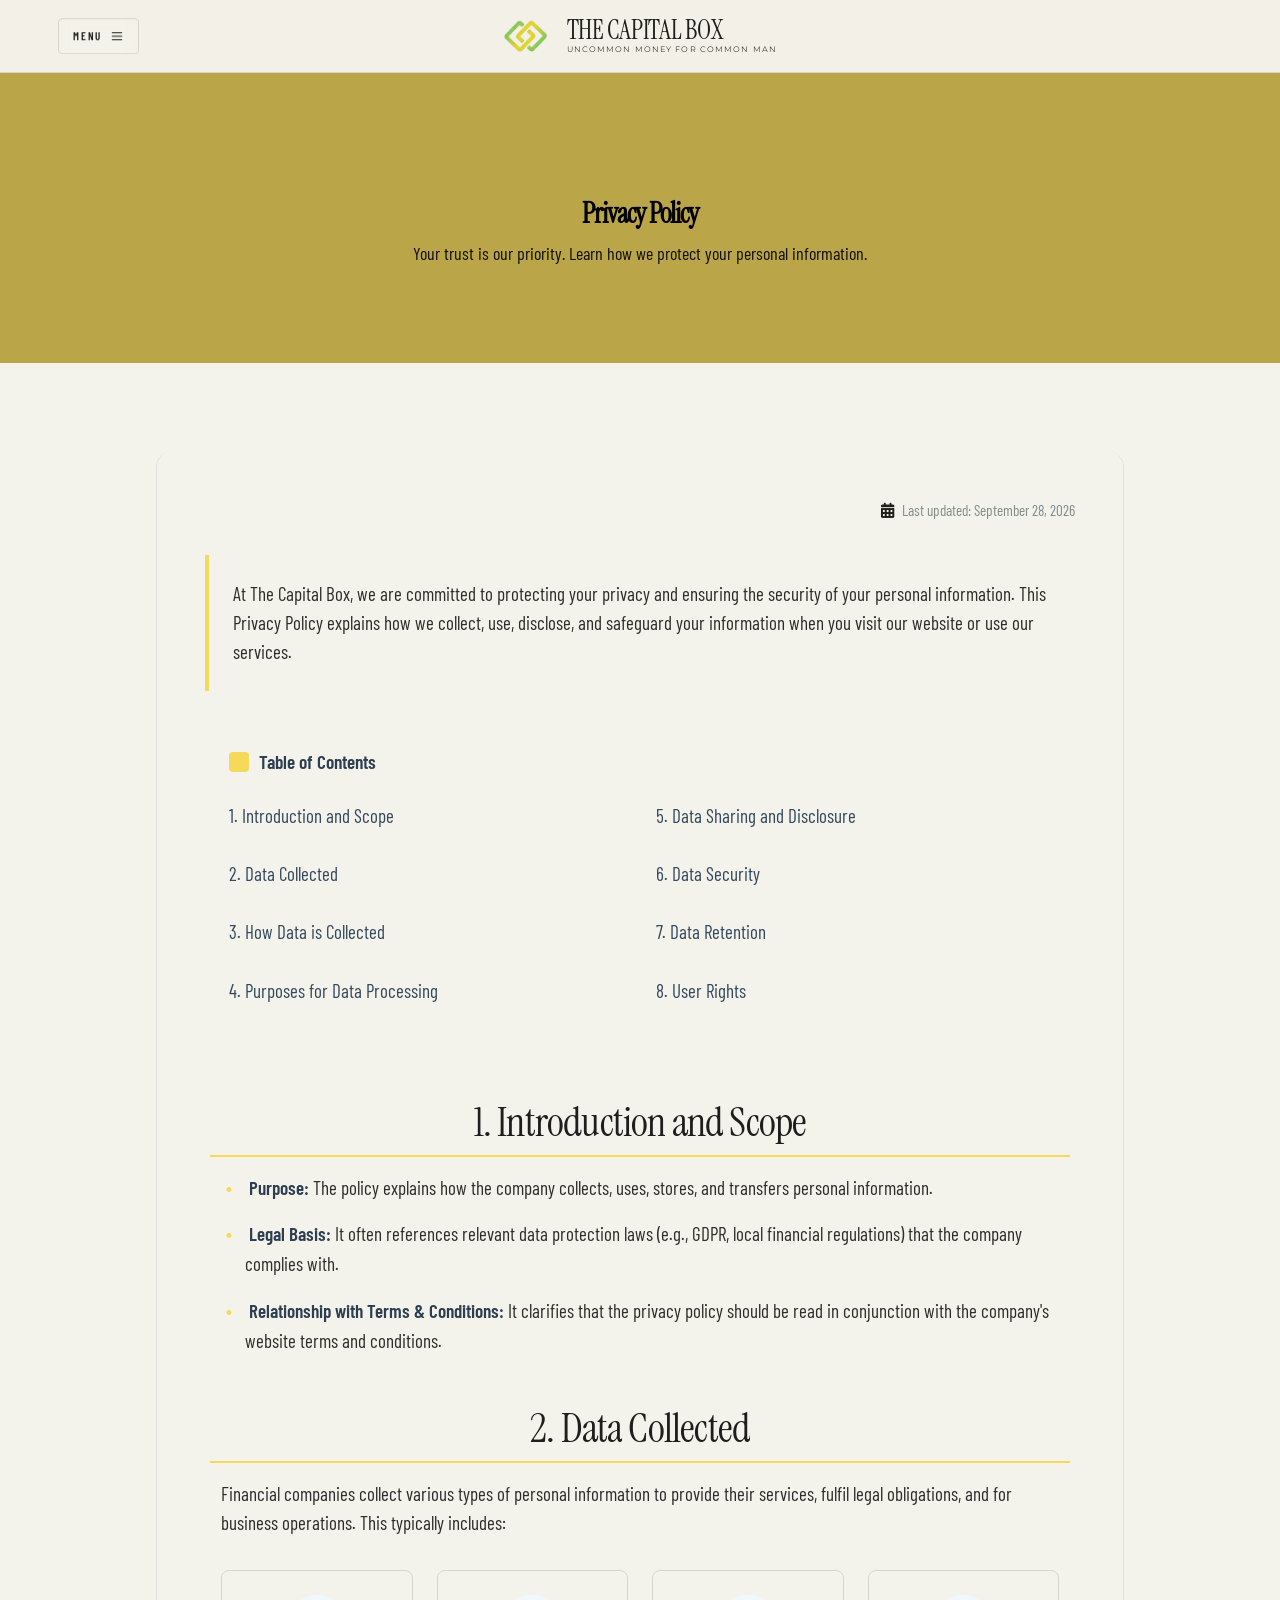
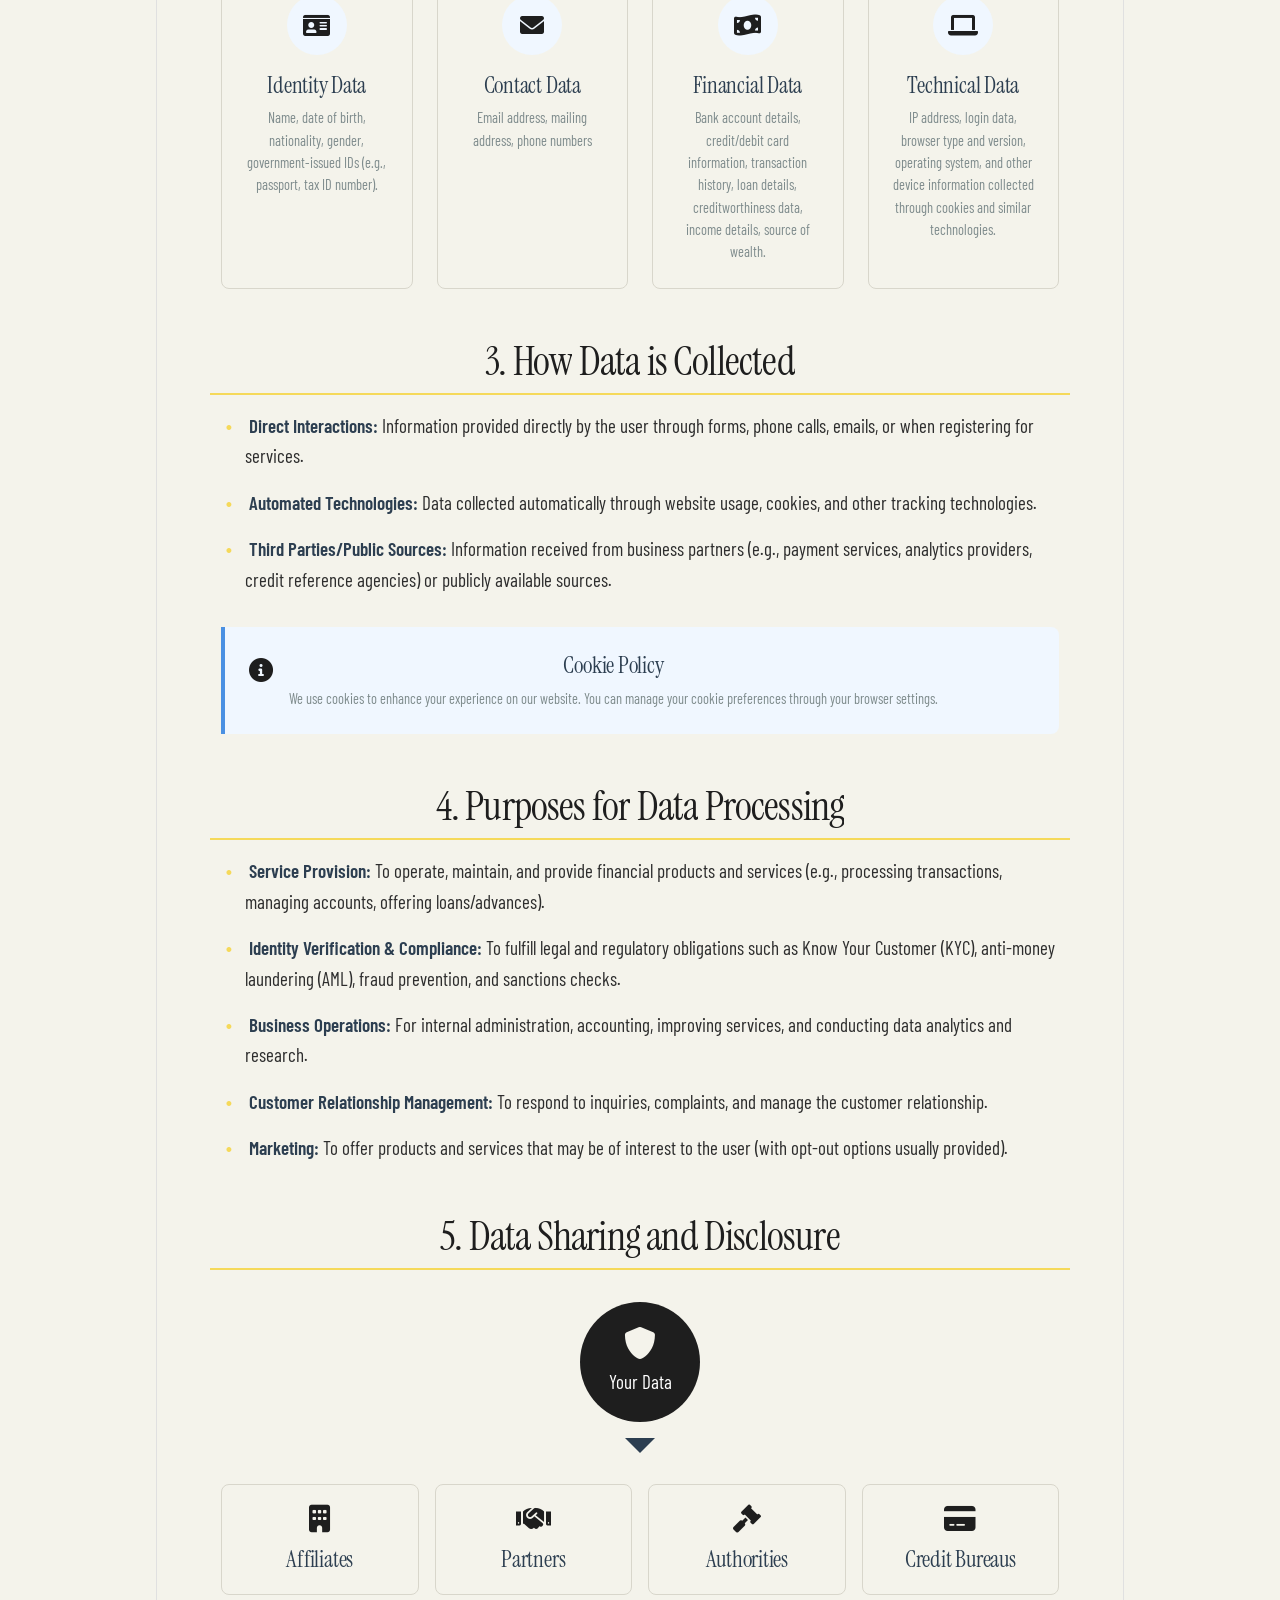
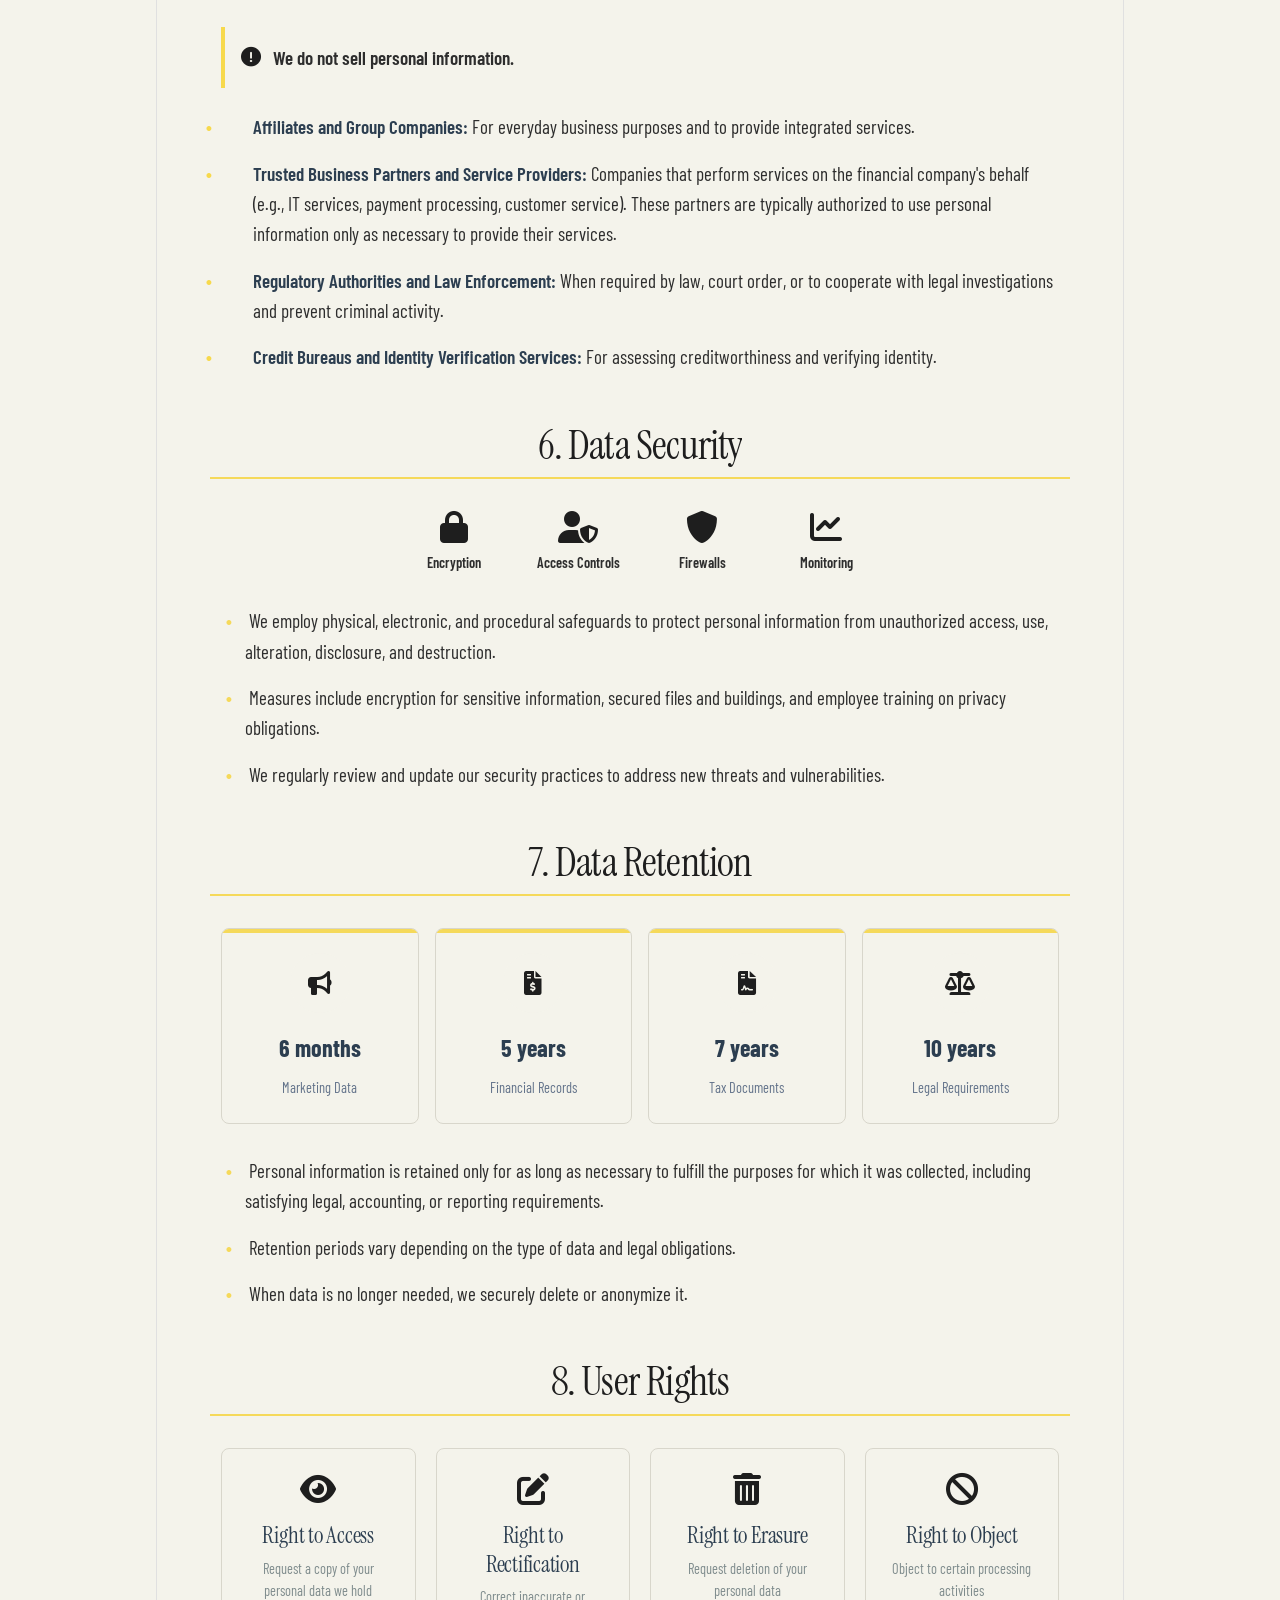
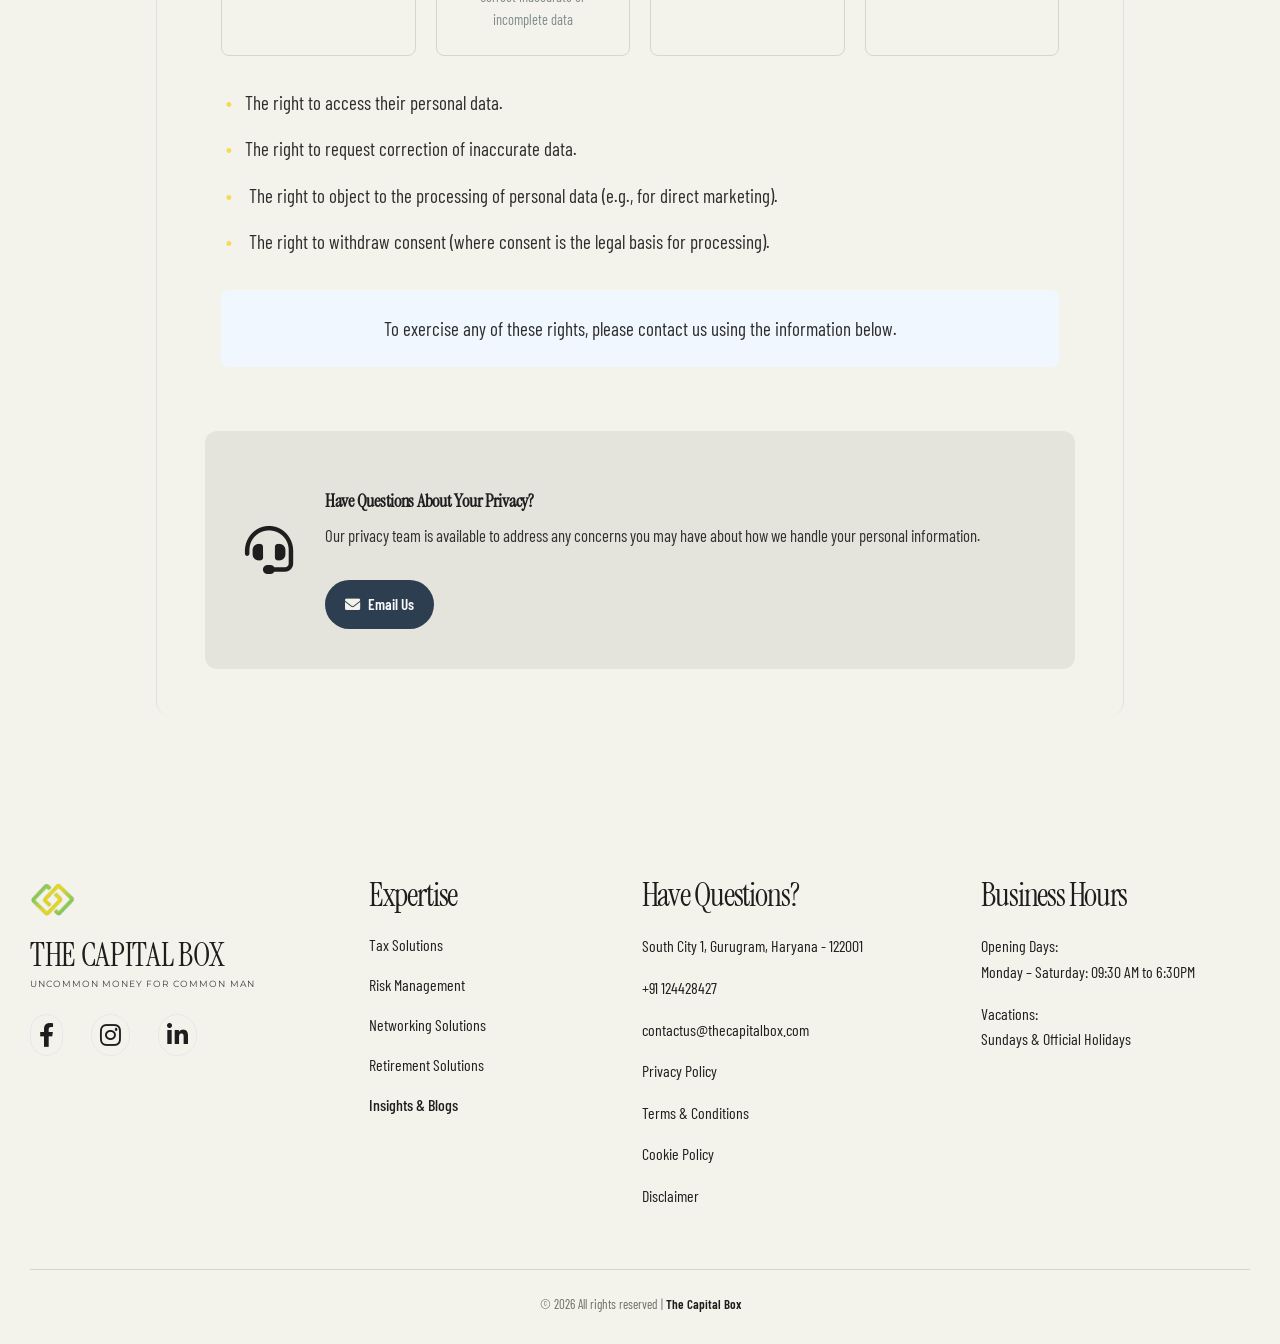
<file: public_html/privacy.html>
<!DOCTYPE html>
<html lang="en">
  <head>
      <script async src="https://pagead2.googlesyndication.com/pagead/js/adsbygoogle.js?client=ca-pub-6537490720599944"
     crossorigin="anonymous"></script>
      <!-- Google tag (gtag.js) -->
<script async src="https://www.googletagmanager.com/gtag/js?id=G-KRYCB19FX7"></script>
<script>
  window.dataLayer = window.dataLayer || [];
  function gtag(){dataLayer.push(arguments);}
  gtag('js', new Date());

  gtag('config', 'G-KRYCB19FX7');
</script>
    <meta charset="UTF-8" />
    <meta name="viewport" content="width=device-width, initial-scale=1.0" />
    <meta http-equiv="Content-Security-Policy" content="upgrade-insecure-requests">
    <meta
      name="description"
      content="Learn how The Capital Box collects, uses, and protects your personal and financial data. Read our privacy policy for details."
    />
    <meta
      name="keywords"
      content="The Capital Box, privacy policy, financial data, financial services, data security"
    />
    <meta name="author" content="The Capital Box" />
    <meta name="publisher" content="The Capital Box" />
    <meta name="robots" content="index, follow" />
    <link rel="canonical" href="https://www.thecapitalbox.com/privacy.html" />
    <title>The Capital Box - Privacy Policy</title>
    <link rel="preload" href="styles.css" as="style" />
    <link rel="stylesheet" href="styles.css" />
    <link rel="stylesheet" href="global.css" />
    <link rel="preconnect" href="https://fonts.googleapis.com" />
    <link rel="preconnect" href="https://fonts.gstatic.com" crossorigin />
    <link
      rel="icon"
      href="public/assets/logo-1.webp"
      type="image/png"
      sizes="32x32"
    />
    <link
      rel="icon"
      href="public/assets/logo-1.webp"
      type="image/png"
      sizes="16x16"
    />
    <link
      href="https://fonts.googleapis.com/css2?family=Montserrat:ital,wght@0,100..900;1,100..900&family=Open+Sans:wght@400;600;700&display=swap"
      rel="stylesheet"
    />
    <link
      rel="stylesheet"
      href="https://cdnjs.cloudflare.com/ajax/libs/font-awesome/6.0.0-beta3/css/all.min.css"
    />
    <meta property="og:title" content="The Capital Box - Privacy Policy" />
    <meta
      property="og:description"
      content="Read the privacy policy for The Capital Box. Learn how we collect, use, and protect your data."
    />
    <meta property="og:image" content="public/assets/logo-1.webp" />
    <meta property="og:url" content="https://www.thecapitalbox.com/privacy.html" />
    <meta property="og:type" content="website" />
    <meta name="twitter:title" content="The Capital Box - Privacy Policy" />
    <meta
      name="twitter:description"
      content="Read the privacy policy for The Capital Box. Learn how we collect, use, and protect your data."
    />
    <meta name="twitter:image" content="public/assets/logo-1.webp" />
    <meta name="twitter:card" content="summary_large_image" />
      <link rel="stylesheet" href="editorial.css?v=45" />
  <link rel="stylesheet" href="mobile.css?v=1" />
</head>

  <body class="privacy-page">

    <!-- Loading Spinner -->

    <!-- Navbar -->
    <nav
      id="navbar"
      class="navbar fixed top-0 w-full z-40 py-4 md:px-6 transition-all duration-300"
    >
      <div class="mx-auto flex justify-between items-center px-4">
        <div class="flex items-center">
          <a href=".//" class="text-white text-xl font-bold">
            <img
              src="public/assets/logo-1.webp"
              alt="the capital box logo"
              class="h-8"
            />
          </a>
          <div class="flex flex-col ml-4 md:hidden lg:block">
            <p class="uppercase text-white text-md md:text-xl font-bold">
              The Capital Box
            </p>
            <p class="uppercase text-white text-xs md:text-base font-light">
              UNCOMMON MONEY FOR COMMON MAN
            </p>
          </div>
        </div>
        <div class="hidden md:flex items-center space-x-8">
          <a
            href="/"
            class="text-white hover:text-primary transition text-lg font-light uppercase"
            >Home</a
          >
          <!-- Dropdown Menu -->
          <div class="dropdown relative">
            <button
              class="text-white hover:text-primary transition flex items-center text-lg font-light uppercase"
              id="dropdownToggle"
            >
              Services
              <svg
                xmlns="http://www.w3.org/2000/svg"
                class="h-4 w-4 ml-1"
                fill="none"
                viewBox="0 0 24 24"
                stroke="currentColor"
              >
                <path
                  stroke-linecap="round"
                  stroke-linejoin="round"
                  stroke-width="2"
                  d="M19 9l-7 7-7-7"
                />
              </svg>
            </button>
            <div class="dropdown-menu bg-white rounded shadow-lg mt-2 w-56">
              <div class="py-2">
                <a
                  href="./taxsolution.html"
                  class="block px-4 py-2 hover:bg-gray-100 hover:text-primary text-gray-700"
                  >Tax Solutions</a
                >
                <a
                  href="./retirementsolutions.html"
                  class="block px-4 py-2 hover:bg-gray-100 hover:text-primary text-gray-700"
                  >Retirement Solutions</a
                >
                <a
                  href="./networksolution.html"
                  class="block px-4 py-2 hover:bg-gray-100 hover:text-primary text-gray-700"
                  >Networking Solutions
                </a>
                <a
                  href="./riskmanagement.html"
                  class="block px-4 py-2 hover:bg-gray-100 hover:text-primary text-gray-700"
                  >Risk Management</a
                >
              </div>
            </div>
          </div>
          <a
            href="./about.html"
            class="text-white hover:text-primary transition text-lg font-light uppercase"
            >About</a
          >
          <a
            href="./blogs.html"
            class="text-white hover:text-primary transition text-lg font-light uppercase"
            >Blogs</a
          >
          <a
            href="./contact.html"
            class="text-white hover:text-primary transition text-lg font-light uppercase"
            >Contact</a
          >
          <a
            href="./careers.html"
            class="text-white transition text-xl uppercase font-light border border-primary rounded-lg px-4 py-2 hover:bg-[#CBBA4F] hover:text-white hover:font-normal"
            >Careers</a
          >
        </div>
        <!-- Mobile menu button -->
        <div class="md:hidden">
          <button id="mobile-menu-button" class="text-white">
            <!-- Hamburger Icon -->
            <svg
              id="hamburger-icon"
              xmlns="http://www.w3.org/2000/svg"
              class="h-6 w-6"
              fill="none"
              viewBox="0 0 24 24"
              stroke="currentColor"
            >
              <path
                stroke-linecap="round"
                stroke-linejoin="round"
                stroke-width="2"
                d="M4 6h16M4 12h16M4 18h16"
              />
            </svg>
            <!-- X Icon (hidden by default) -->
            <svg
              id="close-icon"
              class="h-6 w-6 hidden"
              xmlns="http://www.w3.org/2000/svg"
              fill="none"
              viewBox="0 0 24 24"
              stroke="currentColor"
            >
              <path
                stroke-linecap="round"
                stroke-linejoin="round"
                stroke-width="2"
                d="M6 18L18 6M6 6l12 12"
              />
            </svg>
          </button>
        </div>
      </div>
      <!-- Mobile menu -->
      <div
        id="mobile-menu"
        class="hidden md:hidden bg-navColor bg-opacity-40 mt-4 py-2"
      >
        <a
          href="/"
          class="block px-6 py-2 text-white hover:bg-primary"
          >Home</a
        >
        <div class="relative">
          <button
            id="mobile-dropdown-button"
            class="w-full text-left px-6 py-2 text-white hover:bg-primary flex justify-between items-center"
          >
            Services
            <svg
              xmlns="http://www.w3.org/2000/svg"
              class="h-4 w-4"
              fill="none"
              viewBox="0 0 24 24"
              stroke="currentColor"
            >
              <path
                stroke-linecap="round"
                stroke-linejoin="round"
                stroke-width="2"
                d="M19 9l-7 7-7-7"
              />
            </svg>
          </button>
          <div
            id="mobile-dropdown"
            class="hidden bg-[#1F2937] rounded-lg mx-4 my-2"
          >
            <a
              href="./taxsolution.html"
              class="block px-6 py-2 text-white hover:bg-primary rounded-t-lg"
              >Tax Solutions</a
            >
            <a
              href="./retirementsolutions.html"
              class="block px-6 py-2 text-white hover:bg-primary"
              >Retirement Solutions</a
            >
            <a
              href="./networksolution.html"
              class="block px-6 py-2 text-white hover:bg-primary rounded-b-lg"
              >Networking Solutions</a
            >
            <a
              href="./riskmanagement.html"
              class="block px-6 py-2 text-white hover:bg-primary rounded-b-lg"
              >Risk Management</a
            >
          </div>
        </div>
        <a
          href="./about.html"
          class="block px-6 py-2 text-white hover:bg-primary"
          >About</a
        >
        <a
          href="./blogs.html"
          class="block px-6 py-2 text-white hover:bg-primary"
          >Blogs</a
        >
        <a
          href="./contact.html"
          class="block px-6 py-2 text-white hover:bg-primary"
          >Contact</a
        >
        <a
          href="./careers.html"
          class="block px-6 py-2 text-white hover:bg-primary"
          >Careers</a
        >
      </div>
    </nav>

    <!-- Privacy Policy Hero Section -->
    <section class="privacy-hero bg-gradient-to-r from-blue-900 to-blue-700">
      <div class="container mx-auto px-4 sm:px-6 py-24 text-center">
        <h1 class="text-3xl sm:text-4xl md:text-5xl font-bold text-black mb-4">
          Privacy Policy
        </h1>
        <p class="text-lg sm:text-xl text-blue-100 max-w-3xl mx-auto">
          Your trust is our priority. Learn how we protect your personal
          information.
        </p>
      </div>
    </section>

    <!-- Privacy Policy Content -->
    <main class="policy-container">
      <div class="policy-card">
        <div class="last-updated">
          <p>
            <i class="fas fa-calendar-alt mr-2"></i> Last updated: September 28, 2026
          </p>
        </div>

        <div class="policy-intro">
          <p>
            At The Capital Box, we are committed to protecting your privacy and
            ensuring the security of your personal information. This Privacy
            Policy explains how we collect, use, disclose, and safeguard your
            information when you visit our website or use our services.
          </p>
        </div>

        <div class="toc-container">
          <p class="toc-title">Table of Contents</p>
          <ul class="toc-list">
            <li><a href="#introduction">1. Introduction and Scope</a></li>
            <li><a href="#data-collected">2. Data Collected</a></li>
            <li><a href="#data-collection">3. How Data is Collected</a></li>
            <li>
              <a href="#data-processing">4. Purposes for Data Processing</a>
            </li>
            <li><a href="#data-sharing">5. Data Sharing and Disclosure</a></li>
            <li><a href="#data-security">6. Data Security</a></li>
            <li><a href="#data-retention">7. Data Retention</a></li>
            <li><a href="#user-rights">8. User Rights</a></li>
          </ul>
        </div>

        <section id="introduction">
          <h2>1. Introduction and Scope</h2>
          <div class="policy-content">
            <ul>
              <li>
                <strong>Purpose:</strong> The policy explains how the company
                collects, uses, stores, and transfers personal information.
              </li>
              <li>
                <strong>Legal Basis:</strong> It often references relevant data
                protection laws (e.g., GDPR, local financial regulations) that
                the company complies with.
              </li>
              <li>
                <strong>Relationship with Terms & Conditions:</strong> It
                clarifies that the privacy policy should be read in conjunction
                with the company's website terms and conditions.
              </li>
            </ul>
          </div>
        </section>

        <section id="data-collected">
          <h2>2. Data Collected</h2>
          <div class="policy-content">
            <p>
              Financial companies collect various types of personal information
              to provide their services, fulfil legal obligations, and for
              business operations. This typically includes:
            </p>
            <div class="data-categories">
              <div class="category-card">
                <div class="category-icon">
                  <i class="fas fa-id-card"></i>
                </div>
                <h4>Identity Data</h4>
                <p>
                  Name, date of birth, nationality, gender, government-issued
                  IDs (e.g., passport, tax ID number).
                </p>
              </div>

              <div class="category-card">
                <div class="category-icon">
                  <i class="fas fa-envelope"></i>
                </div>
                <h4>Contact Data</h4>
                <p>Email address, mailing address, phone numbers</p>
              </div>

              <div class="category-card">
                <div class="category-icon">
                  <i class="fas fa-money-bill-wave"></i>
                </div>
                <h4>Financial Data</h4>
                <p>
                  Bank account details, credit/debit card information,
                  transaction history, loan details, creditworthiness data,
                  income details, source of wealth.
                </p>
              </div>

              <div class="category-card">
                <div class="category-icon">
                  <i class="fas fa-laptop"></i>
                </div>
                <h4>Technical Data</h4>
                <p>
                  IP address, login data, browser type and version, operating
                  system, and other device information collected through cookies
                  and similar technologies.
                </p>
              </div>
            </div>
          </div>
        </section>

        <section id="data-collection">
          <h2>3. How Data is Collected</h2>
          <div class="policy-content">
            <ul>
              <li>
                <strong>Direct Interactions:</strong> Information provided
                directly by the user through forms, phone calls, emails, or when
                registering for services.
              </li>
              <li>
                <strong>Automated Technologies:</strong> Data collected
                automatically through website usage, cookies, and other tracking
                technologies.
              </li>
              <li>
                <strong>Third Parties/Public Sources:</strong> Information
                received from business partners (e.g., payment services,
                analytics providers, credit reference agencies) or publicly
                available sources.
              </li>
            </ul>

            <div class="info-box">
              <div class="info-icon">
                <i class="fas fa-info-circle"></i>
              </div>
              <div class="info-content"><h4>Cookie Policy</h4>
                <p>
                  We use cookies to enhance your experience on our website. You
                  can manage your cookie preferences through your browser
                  settings.
                </p>
              </div>
            </div>
          </div>
        </section>

        <section id="data-processing">
          <h2>4. Purposes for Data Processing</h2>
          <div class="policy-content">
            <ul>
              <li>
                <strong>Service Provision:</strong> To operate, maintain, and
                provide financial products and services (e.g., processing
                transactions, managing accounts, offering loans/advances).
              </li>
              <li>
                <strong>Identity Verification & Compliance:</strong> To fulfill
                legal and regulatory obligations such as Know Your Customer
                (KYC), anti-money laundering (AML), fraud prevention, and
                sanctions checks.
              </li>
              <li>
                <strong>Business Operations:</strong> For internal
                administration, accounting, improving services, and conducting
                data analytics and research.
              </li>
              <li>
                <strong>Customer Relationship Management:</strong> To respond to
                inquiries, complaints, and manage the customer relationship.
              </li>
              <li>
                <strong>Marketing:</strong> To offer products and services that
                may be of interest to the user (with opt-out options usually
                provided).
              </li>
            </ul>
          </div>
        </section>

        <section id="data-sharing">
          <h2>5. Data Sharing and Disclosure</h2>
          <div class="policy-content">
            <!-- Simplified data sharing visualization that works on all screen sizes -->
            <div class="data-sharing-container">
              <div class="data-center-box">
                <i class="fas fa-shield-alt"></i>
                <span>Your Data</span>
              </div>

              <div class="data-sharing-arrows">
                <div class="arrow-down"></div>
              </div>

              <div class="data-sharing-entities">
                <div class="data-entity-box">
                  <i class="fas fa-building"></i>
                  <h4>Affiliates</h4>
                </div>

                <div class="data-entity-box">
                  <i class="fas fa-handshake"></i>
                  <h4>Partners</h4>
                </div>

                <div class="data-entity-box">
                  <i class="fas fa-gavel"></i>
                  <h4>Authorities</h4>
                </div>

                <div class="data-entity-box">
                  <i class="fas fa-credit-card"></i>
                  <h4>Credit Bureaus</h4>
                </div>
              </div>
            </div>

            <div class="policy-notice-box">
              <i class="fas fa-exclamation-circle"></i>
              <p>We do not sell personal information.</p>
            </div>

            <ul class="policy-bullet-list">
              <li>
                <strong>Affiliates and Group Companies:</strong> For everyday
                business purposes and to provide integrated services.
              </li>
              <li>
                <strong
                  >Trusted Business Partners and Service Providers:</strong
                >
                Companies that perform services on the financial company's
                behalf (e.g., IT services, payment processing, customer
                service). These partners are typically authorized to use
                personal information only as necessary to provide their
                services.
              </li>
              <li>
                <strong>Regulatory Authorities and Law Enforcement:</strong>
                When required by law, court order, or to cooperate with legal
                investigations and prevent criminal activity.
              </li>
              <li>
                <strong
                  >Credit Bureaus and Identity Verification Services:</strong
                >
                For assessing creditworthiness and verifying identity.
              </li>
            </ul>
          </div>
        </section>

        <section id="data-security">
          <h2>6. Data Security</h2>
          <div class="policy-content">
            <div class="security-features">
              <div class="feature">
                <i class="fas fa-lock"></i>
                <span>Encryption</span>
              </div>
              <div class="feature">
                <i class="fas fa-user-shield"></i>
                <span>Access Controls</span>
              </div>
              <div class="feature">
                <i class="fas fa-shield-alt"></i>
                <span>Firewalls</span>
              </div>
              <div class="feature">
                <i class="fas fa-chart-line"></i>
                <span>Monitoring</span>
              </div>
            </div>

            <ul>
              <li>
                We employ physical, electronic, and procedural safeguards to
                protect personal information from unauthorized access, use,
                alteration, disclosure, and destruction.
              </li>
              <li>
                Measures include encryption for sensitive information, secured
                files and buildings, and employee training on privacy
                obligations.
              </li>
              <li>
                We regularly review and update our security practices to address
                new threats and vulnerabilities.
              </li>
            </ul>
          </div>
        </section>

        <section id="data-retention">
          <h2>7. Data Retention</h2>
          <div class="policy-content">
            <!-- Responsive card-based retention display -->
            <div class="retention-cards">
              <div class="retention-card">
                <div class="retention-icon">
                  <i class="fas fa-bullhorn"></i>
                </div>
                <div class="retention-period">6 months</div>
                <div class="retention-type">Marketing Data</div>
              </div>

              <div class="retention-card">
                <div class="retention-icon">
                  <i class="fas fa-file-invoice-dollar"></i>
                </div>
                <div class="retention-period">5 years</div>
                <div class="retention-type">Financial Records</div>
              </div>

              <div class="retention-card">
                <div class="retention-icon">
                  <i class="fas fa-file-contract"></i>
                </div>
                <div class="retention-period">7 years</div>
                <div class="retention-type">Tax Documents</div>
              </div>

              <div class="retention-card">
                <div class="retention-icon">
                  <i class="fas fa-balance-scale"></i>
                </div>
                <div class="retention-period">10 years</div>
                <div class="retention-type">Legal Requirements</div>
              </div>
            </div>

            <ul>
              <li>
                Personal information is retained only for as long as necessary
                to fulfill the purposes for which it was collected, including
                satisfying legal, accounting, or reporting requirements.
              </li>
              <li>
                Retention periods vary depending on the type of data and legal
                obligations.
              </li>
              <li>
                When data is no longer needed, we securely delete or anonymize
                it.
              </li>
            </ul>
          </div>
        </section>

        <section id="user-rights">
          <h2>8. User Rights</h2>
          <div class="policy-content">
            <div class="rights-grid">
              <div class="right-card">
                <i class="fas fa-eye"></i>
                <h4>Right to Access</h4>
                <p>Request a copy of your personal data we hold</p>
              </div>
              <div class="right-card">
                <i class="fas fa-edit"></i>
                <h4>Right to Rectification</h4>
                <p>Correct inaccurate or incomplete data</p>
              </div>
              <div class="right-card">
                <i class="fas fa-trash-alt"></i>
                <h4>Right to Erasure</h4>
                <p>Request deletion of your personal data</p>
              </div>
              <div class="right-card">
                <i class="fas fa-ban"></i>
                <h4>Right to Object</h4>
                <p>Object to certain processing activities</p>
              </div>
            </div>

            <ul>
              <li>The right to access their personal data.</li>
              <li>The right to request correction of inaccurate data.</li>
              <li>
                The right to object to the processing of personal data (e.g.,
                for direct marketing).
              </li>
              <li>
                The right to withdraw consent (where consent is the legal basis
                for processing).
              </li>
            </ul>

            <div class="cta-box">
              <p>
                To exercise any of these rights, please contact us using the
                information below.
              </p>
            </div>
          </div>
        </section>

        <div class="contact-section">
          <div class="contact-card">
            <div class="contact-icon">
              <i class="fas fa-headset"></i>
            </div>
            <div class="contact-content">
              <h3>Have Questions About Your Privacy?</h3>
              <p>
                Our privacy team is available to address any concerns you may
                have about how we handle your personal information.
              </p>
              <div class="contact-methods">
                <a
                  href="mailto:contactus@thecapitalbox.com"
                  class="contact-button"
                >
                  <i class="fas fa-envelope"></i> Email Us
                </a>
              </div>
            </div>
          </div>
        </div>
      </div>
    </main>

    <!-- Footer -->
    <footer class="bg-[#4B4B4B] text-white py-10 px-6 text-sm md:text-base">
        <div
            class="w-full max-w-[90%] 2xl:max-w-[1600px] mx-auto grid grid-cols-1 sm:grid-cols-2 md:grid-cols-2 lg:grid-cols-4 gap-4 md:gap-10">
            <!-- Logo and Social Icons -->
            <div class="flex flex-col items-center justify-center md:items-start gap-8">
                <div class="flex flex-col items-center justify-center gap-6">
                    <img src="public/assets/logo-1.webp" alt="The Capital Box Logo" />
                    <div class="flex flex-col">
                        <p
                            class="text-xl text-center md:text-start text-primary md:text-2xl font-bold leading-tight uppercase mb-2">
                            the capital box
                        </p>
                        <p class="text-primary text-xs md:text-sm text-center md:text-start">
                            UNCOMMON MONEY FOR COMMON MAN
                        </p>
                    </div>
                </div>
                <div class="flex space-x-4 mt-2 justify-center md:justify-start">
                    <a href="https://www.facebook.com/share/1Eqcw9arBm/" class="hover:text-primary"
                        aria-label="Facebook"><i
                            class="fab fa-facebook-f text-xl md:text-2xl border p-2 rounded-full hover:bg-white"></i></a>
                    <a href="https://www.instagram.com/thecapitalbox_/?igsh=MWg4c3o0MjdvNjVndQ%3D%3D#"
                        class="hover:text-primary" aria-label="instagram"><i
                            class="fab fa-instagram text-xl md:text-2xl border p-2 rounded-full hover:bg-white"></i></a>
                    <a href="https://www.linkedin.com/company/finfitt/" class="hover:text-primary"
                        aria-label="linkedin"><i
                            class="fab fa-linkedin-in text-xl md:text-2xl border p-2 rounded-full hover:bg-white"></i></a>
                </div>
            </div>

            <!-- Expertise -->
            <div class="px-4">
                <h3 class="text-lg md:text-2xl font-semibold mb-4 text-primary">
                    Expertise
                </h3>
                <div class="flex flex-col gap-4 text-gray-300">
                    <a href="./taxsolution.html" class="hover:text-primary">Tax Solutions</a>
                    <a href="./riskmanagement.html" class="hover:text-primary">Risk Management</a>
                    <a href="./networksolution.html" class="hover:text-primary">Networking Solutions</a>
                    <a href="./retirementsolutions.html" class="hover:text-primary">Retirement Solutions</a>
                    <a href="./blogs.html" class="hover:text-primary font-medium text-[#CBBA4F]">Insights & Blogs</a>
                </div>
            </div>

            <!-- Contact Info -->
            <div class="px-4">
                <h3 class="text-lg md:text-2xl font-semibold mb-4 text-primary">
                    Have Questions?
                </h3>
                <ul class="space-y-2 text-gray-300">
                    <li>South City 1, Gurugram, Haryana - 122001</li>
                    <li>+91 124428427</li>
                    <li>contactus@thecapitalbox.com</li>
                    <li>
                        <a href="privacy.html" class="hover:text-primary cursor-pointer">Privacy Policy</a>
                    </li>
                    <li>
                        <a href="terms.html" class="hover:text-primary cursor-pointer">Terms & Conditions</a>
                    </li>
                    <li>
                        <a href="cookie-policy.html" class="hover:text-primary cursor-pointer">Cookie Policy</a>
                    </li>
                    <li>
                        <a href="disclaimer.html" class="hover:text-primary cursor-pointer">Disclaimer</a>
                    </li>
                </ul>
            </div>

            <!-- Business Hours -->
            <div class="px-4">
                <h3 class="text-lg md:text-2xl font-semibold mb-4 text-primary">
                    Business Hours
                </h3>
                <ul class="space-y-2 text-gray-300">
                    <li>
                        <span class="text-yellow-400">Opening Days:</span> <br />
                        Monday – Saturday: 09:30 AM to 6:30PM
                    </li>
                    <li>
                        <span class="text-yellow-400">Vacations:</span> <br />
                        Sundays & Official Holidays
                    </li>
                </ul>
            </div>
        </div>

        <div class="mt-10 text-center text-xs md:text-sm text-gray-400">
            © 2026 All rights reserved |
            <a href="/" class="hover:text-primary font-semibold">The Capital Box</a>
        </div>
    </footer>

    <style>
      :root {
        --primary-color: #2c3e50;
        --secondary-color: #34495e;
        --accent-color: #f5d95a;
        --text-color: #2d2d2d;
        --light-text: #7f8c8d;
        --border-color: #e0e0e0;
        --bg-light: #f9fafb;
        --bg-dark: #2c3e50;
      }

      /* Universal box-sizing and overflow fix */
      html,
      body {
        box-sizing: border-box;
        max-width: 100vw;
        overflow-x: hidden;
        font-family: "Open Sans", sans-serif;
        color: var(--text-color);
        background-color: var(--bg-light);
        line-height: 1.6;
        margin: 0;
        padding: 0;
      }

      *,
      *::before,
      *::after {
        box-sizing: inherit;
      }

      /* Responsive images and SVGs */
      img,
      svg {
        max-width: 100%;
        height: auto;
        display: block;
      }

      /* Container utility */
      .container,
      .policy-container {
        width: 100%;
        margin-right: auto;
        margin-left: auto;
        padding-right: 16px;
        padding-left: 16px;
      }

      @media (min-width: 576px) {
        .container,
        .policy-container {
          max-width: 540px;
        }
      }

      @media (min-width: 768px) {
        .container,
        .policy-container {
          max-width: 720px;
        }
      }

      @media (min-width: 992px) {
        .container,
        .policy-container {
          max-width: 960px;
        }
      }

      @media (min-width: 1200px) {
        .container,
        .policy-container {
          max-width: 1000px;
        }
      }

      /* Privacy Hero Section */
      .privacy-hero {
        padding-top: 100px;
        background-color: #baa548;
        color: black;
        text-align: center;
      }

      .privacy-hero h1 {
        font-weight: 700;
        margin-bottom: 1rem;
      }

      .privacy-hero p {
        opacity: 0.9;
      }

      /* Policy Card */
      .policy-card {
        background: #fff;
        border-radius: 16px;
        box-shadow: 0 10px 30px rgba(0, 0, 0, 0.07);
        border: 1px solid var(--border-color);
        padding: 2rem;
        margin: -60px auto 3rem;
        position: relative;
        z-index: 1;
      }

      @media (min-width: 768px) {
        .policy-card {
          padding: 3rem;
          margin-top: -80px;
          margin-bottom: 5rem;
        }
      }

      /* Section headers */
      section {
        margin-bottom: 3rem;
      }

      section h2 {
        font-size: 1.5rem;
        font-weight: 700;
        color: var(--primary-color);
        margin: 2.5rem 0 1.5rem 0;
        padding-bottom: 0.5rem;
        border-bottom: 2px solid var(--accent-color);
        display: block;
        text-align: left;
        line-height: 1.35;
      }

      @media (min-width: 768px) {
        section h2 {
          font-size: 1.8rem;
        }
      }

      .section-number {
        width: 36px;
        height: 36px;
        background: var(--accent-color);
        color: var(--primary-color);
        font-weight: 700;
        border-radius: 50%;
        display: inline-flex;
        align-items: center;
        justify-content: center;
        margin-right: 12px;
        font-size: 1.1rem;
      }

      @media (min-width: 768px) {
        .section-number {
          width: 40px;
          height: 40px;
          font-size: 1.2rem;
          margin-right: 15px;
        }
      }

      /* Table of Contents */
      .toc-container {
        background: #f5f7fa;
        border-radius: 8px;
        padding: 1.5rem;
        margin-bottom: 3rem;
      }

      .toc-title {
        font-size: 1.2rem;
        font-weight: 600;
        color: var(--primary-color);
        margin: 0 0 1rem 0;
        display: flex;
        align-items: center;
      }

      .toc-title::before {
        content: "";
        width: 20px;
        height: 20px;
        background: var(--accent-color);
        margin-right: 10px;
        border-radius: 4px;
        display: inline-block;
      }

      .toc-list {
        list-style: none;
        padding: 0;
        margin: 0;
      }

      @media (min-width: 576px) {
        .toc-list {
          columns: 2;
          column-gap: 2rem;
        }
      }

      .toc-list li {
        margin-bottom: 0.75rem;
        break-inside: avoid;
      }

      .toc-list a {
        color: var(--secondary-color);
        text-decoration: none;
        transition: all 0.3s;
        display: block;
        padding: 0.5rem 0;
      }

      .toc-list a:hover {
        color: var(--accent-color);
        transform: translateX(5px);
      }

      /* Last updated */
      .last-updated {
        text-align: right;
        color: var(--light-text);
        font-size: 0.95rem;
        margin-bottom: 2rem;
      }

      .last-updated i {
        margin-right: 5px;
      }

      /* Policy intro */
      .policy-intro {
        background: #f8f9fa;
        border-left: 4px solid var(--accent-color);
        padding: 1.5rem;
        margin-bottom: 2rem;
        border-radius: 0 8px 8px 0;
      }

      /* Policy content lists */
      .policy-content {
        padding: 0 0.5rem;
      }

      @media (min-width: 768px) {
        .policy-content {
          padding: 0 1rem;
        }
      }

      .policy-content ul {
        padding-left: 1.25rem;
      }

      @media (min-width: 768px) {
        .policy-content ul {
          padding-left: 1.5rem;
        }
      }

      .policy-content li {
        margin-bottom: 1rem;
        position: relative;
      }

      .policy-content li::before {
        content: "•";
        color: var(--accent-color);
        font-weight: bold;
        display: inline-block;
        width: 1em;
        margin-left: -1em;
      }

      .policy-content strong {
        color: var(--primary-color);
        font-weight: 600;
      }

      /* Data Categories Grid */
      .data-categories {
        display: grid;
        grid-template-columns: 1fr;
        gap: 1.5rem;
        margin: 2rem 0;
      }

      @media (min-width: 576px) {
        .data-categories {
          grid-template-columns: repeat(2, 1fr);
        }
      }

      @media (min-width: 992px) {
        .data-categories {
          grid-template-columns: repeat(4, 1fr);
        }
      }

      .category-card {
        background: #fff;
        border: 1px solid #e0e0e0;
        border-radius: 8px;
        padding: 1.5rem;
        text-align: center;
        transition: all 0.3s;
        box-shadow: 0 4px 6px rgba(0, 0, 0, 0.05);
        min-width: 0;
        word-break: break-word;
      }

      .category-card:hover {
        transform: translateY(-5px);
        box-shadow: 0 10px 20px rgba(0, 0, 0, 0.1);
      }

      .category-icon {
        width: 50px;
        height: 50px;
        background: #f0f7ff;
        border-radius: 50%;
        display: flex;
        align-items: center;
        justify-content: center;
        margin: 0 auto 1rem;
        color: var(--primary-color);
        font-size: 1.25rem;
      }

      @media (min-width: 768px) {
        .category-icon {
          width: 60px;
          height: 60px;
          font-size: 1.5rem;
        }
      }

      .category-card h4 {
        font-size: 1rem;
        font-weight: 600;
        margin-bottom: 0.5rem;
        color: var(--primary-color);
      }

      @media (min-width: 768px) {
        .category-card h4 {
          font-size: 1.1rem;
        }
      }

      .category-card p {
        font-size: 0.85rem;
        color: var(--light-text);
        margin: 0;
      }

      @media (min-width: 768px) {
        .category-card p {
          font-size: 0.9rem;
        }
      }

      /* Info Box */
      .info-box {
        background: #f0f7ff;
        border-left: 4px solid #4a90e2;
        border-radius: 0 8px 8px 0;
        padding: 1.25rem;
        margin: 2rem 0;
        display: flex;
        align-items: flex-start;
      }

      @media (min-width: 768px) {
        .info-box {
          padding: 1.5rem;
        }
      }

      .info-icon {
        color: #4a90e2;
        font-size: 1.25rem;
        margin-right: 1rem;
        flex-shrink: 0;
      }

      @media (min-width: 768px) {
        .info-icon {
          font-size: 1.5rem;
        }
      }

      .info-content h4 {
        margin: 0 0 0.5rem 0;
        color: var(--primary-color);
        font-size: 1.1rem;
      }

      .info-content p {
        margin: 0;
        color: var(--light-text);
        font-size: 0.9rem;
      }

      /* Data Sharing Graphic (simplified for overflow safety) */
      .sharing-graphic {
        width: 100%;
        max-width: 500px;
        margin: 2rem auto;
        overflow-x: auto;
      }

      /* Security Features */
      .security-features {
        display: flex;
        justify-content: center;
        gap: 1rem;
        margin: 2rem 0;
        flex-wrap: wrap;
      }

      @media (min-width: 576px) {
        .security-features {
          gap: 1.5rem;
        }
      }

      .feature {
        display: flex;
        flex-direction: column;
        align-items: center;
        min-width: 80px;
      }

      @media (min-width: 768px) {
        .feature {
          min-width: 100px;
        }
      }

      .feature i {
        font-size: 1.75rem;
        color: var(--accent-color);
        margin-bottom: 0.5rem;
      }

      @media (min-width: 768px) {
        .feature i {
          font-size: 2rem;
        }
      }

      .feature span {
        font-size: 0.8rem;
        font-weight: 600;
        text-align: center;
      }

      @media (min-width: 768px) {
        .feature span {
          font-size: 0.9rem;
        }
      }

      /* User Rights Grid */
      .rights-grid {
        display: grid;
        grid-template-columns: 1fr;
        gap: 1.25rem;
        margin: 2rem 0;
      }

      @media (min-width: 576px) {
        .rights-grid {
          grid-template-columns: repeat(2, 1fr);
        }
      }

      @media (min-width: 992px) {
        .rights-grid {
          grid-template-columns: repeat(4, 1fr);
        }
      }

      .right-card {
        background: #fff;
        border: 1px solid var(--border-color);
        border-radius: 8px;
        padding: 1.25rem;
        text-align: center;
        transition: all 0.3s;
        min-width: 0;
        word-break: break-word;
      }

      @media (min-width: 768px) {
        .right-card {
          padding: 1.5rem;
        }
      }

      .right-card:hover {
        transform: translateY(-5px);
        box-shadow: 0 10px 20px rgba(0, 0, 0, 0.1);
      }

      .right-card i {
        font-size: 1.75rem;
        color: var(--accent-color);
        margin-bottom: 1rem;
      }

      @media (min-width: 768px) {
        .right-card i {
          font-size: 2rem;
        }
      }

      .right-card h4 {
        font-size: 1rem;
        font-weight: 600;
        margin-bottom: 0.5rem;
        color: var(--primary-color);
      }

      @media (min-width: 768px) {
        .right-card h4 {
          font-size: 1.1rem;
        }
      }

      .right-card p {
        font-size: 0.85rem;
        color: var(--light-text);
        margin: 0;
      }

      @media (min-width: 768px) {
        .right-card p {
          font-size: 0.9rem;
        }
      }

      /* CTA Box */
      .cta-box {
        background: #f0f7ff;
        border-radius: 8px;
        padding: 1.25rem;
        margin: 2rem 0;
        text-align: center;
      }

      @media (min-width: 768px) {
        .cta-box {
          padding: 1.5rem;
        }
      }

      /* Contact Section */
      .contact-section {
        margin-top: 4rem;
      }

      .contact-card {
        background-color: #baa548;
        border-radius: 12px;
        padding: 1.5rem;
        display: flex;
        flex-direction: column;
        align-items: center;
        text-align: center;
        color: black;
        box-shadow: 0 10px 30px rgba(0, 0, 0, 0.1);
      }

      @media (min-width: 768px) {
        .contact-card {
          flex-direction: row;
          text-align: left;
          padding: 2.5rem;
          align-items: center;
        }
      }

      .contact-icon {
        font-size: 2.5rem;
        color: var(--primary-color);
        margin-bottom: 1.5rem;
      }

      @media (min-width: 768px) {
        .contact-icon {
          font-size: 3rem;
          margin-right: 2rem;
          margin-bottom: 0;
        }
      }

      .contact-content h3 {
        font-size: 1.4rem;
        margin: 0 0 1rem 0;
      }

      @media (min-width: 768px) {
        .contact-content h3 {
          font-size: 1.6rem;
        }
      }

      .contact-content p {
        font-size: 1rem;
        margin-bottom: 1.5rem;
        opacity: 0.9;
      }

      @media (min-width: 768px) {
        .contact-content p {
          font-size: 1.05rem;
          margin-bottom: 2rem;
        }
      }

      .contact-methods {
        display: flex;
        flex-direction: column;
        gap: 1rem;
        width: 100%;
      }

      @media (min-width: 576px) {
        .contact-methods {
          flex-direction: row;
          justify-content: center;
        }
      }

      @media (min-width: 768px) {
        .contact-methods {
          justify-content: flex-start;
        }
      }

      .contact-button {
        display: inline-flex;
        align-items: center;
        justify-content: center;
        background: var(--primary-color);
        color: var(--bg-light);
        padding: 0.75rem 1.25rem;
        border-radius: 50px;
        text-decoration: none;
        font-weight: 600;
        font-size: 0.95rem;
        transition: all 0.3s;
        width: 100%;
      }

      @media (min-width: 576px) {
        .contact-button {
          width: auto;
        }
      }

      .contact-button i {
        margin-right: 8px;
      }

      .contact-button:hover {
        background: #fff;
        color: black;
        transform: translateY(-3px);
        box-shadow: 0 6px 18px rgba(0, 0, 0, 0.15);
      }

      @media (max-width: 320px) {
        .privacy-hero h1 {
          font-size: 1.75rem;
        }

        .privacy-hero p {
          font-size: 0.9rem;
        }

        .policy-card {
          margin-top: -40px;
          padding: 1rem;
        }

        section h2 {
          font-size: 1.3rem;
        }

        .section-number {
          width: 30px;
          height: 30px;
          font-size: 1rem;
          margin-right: 8px;
        }

        .category-card,
        .right-card {
          padding: 1rem;
        }

        .contact-button {
          padding: 0.6rem 1rem;
          font-size: 0.9rem;
        }
      }

      /* Highly responsive data sharing section */
      .data-sharing-container {
        margin: 2rem 0;
        display: flex;
        flex-direction: column;
        align-items: center;
      }

      .data-center-box {
        width: 120px;
        height: 120px;
        background: #2c3e50;
        border-radius: 50%;
        display: flex;
        flex-direction: column;
        align-items: center;
        justify-content: center;
        color: white;
        box-shadow: 0 4px 10px rgba(0, 0, 0, 0.1);
        margin-bottom: 1rem;
      }

      .data-center-box i {
        font-size: 2rem;
        margin-bottom: 0.5rem;
        color: #f7d94c;
      }

      .data-sharing-arrows {
        height: 30px;
        display: flex;
        justify-content: center;
        margin-bottom: 1rem;
      }

      .arrow-down {
        width: 0;
        height: 0;
        border-left: 15px solid transparent;
        border-right: 15px solid transparent;
        border-top: 15px solid #2c3e50;
      }

      .data-sharing-entities {
        display: grid;
        grid-template-columns: 1fr;
        gap: 1rem;
        width: 100%;
      }

      @media (min-width: 480px) {
        .data-sharing-entities {
          grid-template-columns: repeat(2, 1fr);
        }
      }

      @media (min-width: 768px) {
        .data-sharing-entities {
          grid-template-columns: repeat(4, 1fr);
        }
      }

      .data-entity-box {
        background: white;
        border: 1px solid #e0e0e0;
        border-radius: 8px;
        padding: 1.25rem;
        display: flex;
        flex-direction: column;
        align-items: center;
        text-align: center;
        transition: all 0.3s ease;
      }

      .data-entity-box:hover {
        transform: translateY(-5px);
        box-shadow: 0 8px 15px rgba(0, 0, 0, 0.1);
        border-color: #f7d94c;
      }

      .data-entity-box i {
        font-size: 1.75rem;
        color: #2c3e50;
        margin-bottom: 0.75rem;
      }

      .data-entity-box h4 {
        font-size: 1rem;
        font-weight: 600;
        margin: 0;
        color: #2c3e50;
      }

      .policy-notice-box {
        background: #f8f9fa;
        border-left: 4px solid #f7d94c;
        padding: 1rem;
        margin: 1.5rem 0;
        display: flex;
        align-items: center;
      }

      .policy-notice-box i {
        font-size: 1.25rem;
        color: #f7d94c;
        margin-right: 0.75rem;
      }

      .policy-notice-box p {
        font-weight: 600;
        margin: 0;
      }

      .policy-bullet-list {
        padding-left: 1.25rem;
        margin: 1.5rem 0;
      }

      .policy-bullet-list li {
        position: relative;
        padding-left: 0.5rem;
        margin-bottom: 1rem;
      }

      .policy-bullet-list li::before {
        content: "•";
        position: absolute;
        left: -1.25rem;
        color: #f7d94c;
        font-weight: bold;
      }

      /* Mobile optimizations */
      @media (max-width: 480px) {
        .data-center-box {
          width: 100px;
          height: 100px;
        }

        .data-center-box i {
          font-size: 1.5rem;
        }

        .data-entity-box {
          padding: 1rem;
        }

        .data-entity-box i {
          font-size: 1.5rem;
        }

        .policy-notice-box {
          padding: 0.75rem;
        }
      }

      /* Responsive retention cards */
      .retention-cards {
        display: grid;
        grid-template-columns: repeat(1, 1fr);
        gap: 1rem;
        margin: 2rem 0;
      }

      @media (min-width: 576px) {
        .retention-cards {
          grid-template-columns: repeat(2, 1fr);
        }
      }

      @media (min-width: 992px) {
        .retention-cards {
          grid-template-columns: repeat(4, 1fr);
        }
      }

      .retention-card {
        background: white;
        border: 1px solid #e0e0e0;
        border-radius: 8px;
        padding: 1.5rem;
        text-align: center;
        transition: all 0.3s ease;
        box-shadow: 0 2px 4px rgba(0, 0, 0, 0.05);
        position: relative;
        overflow: hidden;
      }

      .retention-card:hover {
        transform: translateY(-5px);
        box-shadow: 0 8px 16px rgba(0, 0, 0, 0.1);
        border-color: var(--accent-color, #f7d94c);
      }

      .retention-card::before {
        content: "";
        position: absolute;
        top: 0;
        left: 0;
        width: 100%;
        height: 4px;
        background-color: var(--accent-color, #f7d94c);
      }

      .retention-icon {
        margin: 0 auto 1rem;
        width: 60px;
        height: 60px;
        background-color: #f8f9fa;
        border-radius: 50%;
        display: flex;
        align-items: center;
        justify-content: center;
      }

      .retention-icon i {
        font-size: 1.5rem;
        color: var(--primary-color, #2c3e50);
      }

      .retention-period {
        font-size: 1.5rem;
        font-weight: 700;
        color: var(--primary-color, #2c3e50);
        margin-bottom: 0.5rem;
      }

      .retention-type {
        font-size: 0.9rem;
        color: #64748b;
      }

      /* Mobile optimizations */
      @media (max-width: 576px) {
        .retention-card {
          padding: 1.25rem;
        }

        .retention-icon {
          width: 50px;
          height: 50px;
          margin-bottom: 0.75rem;
        }

        .retention-icon i {
          font-size: 1.25rem;
        }

        .retention-period {
          font-size: 1.25rem;
        }
      }
    </style>
    <script src="main.js?v=5"></script>
      <script src="editorial.js?v=4" defer></script>
  </body>
</html>
</file>
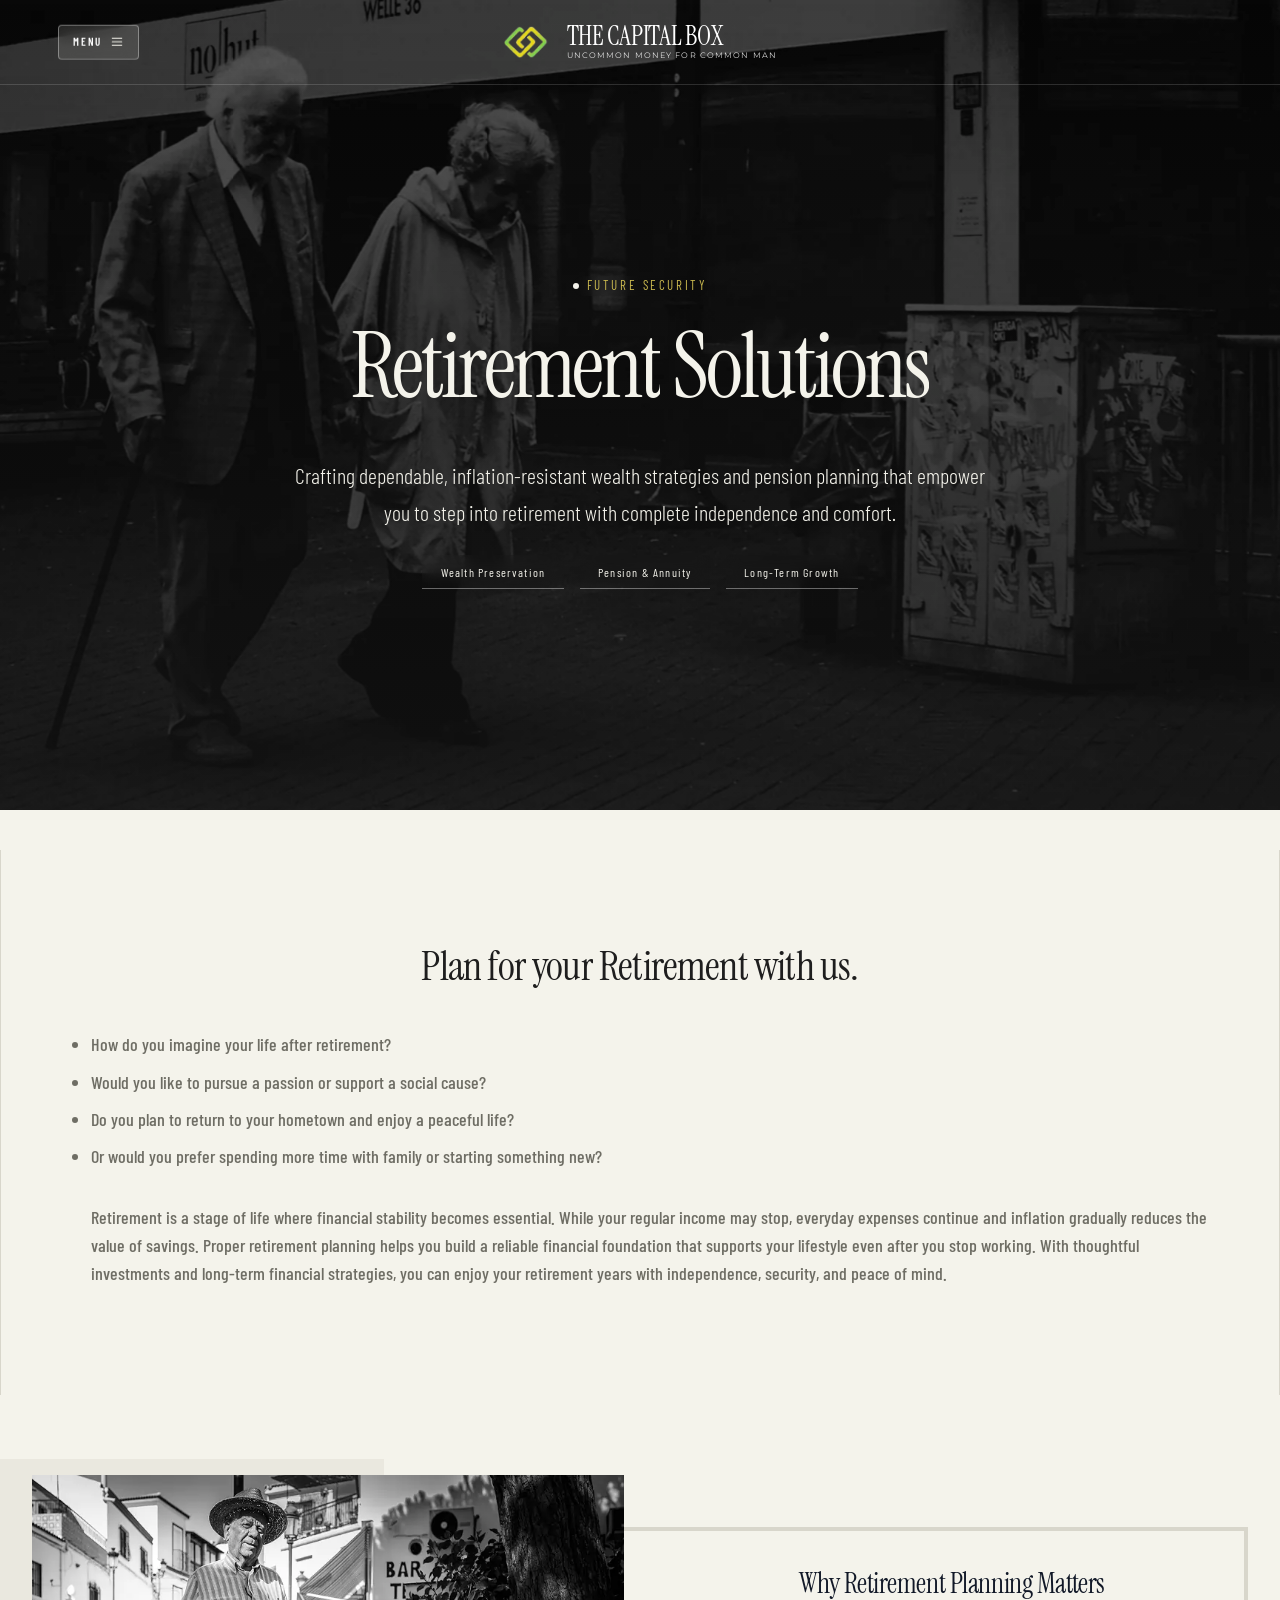
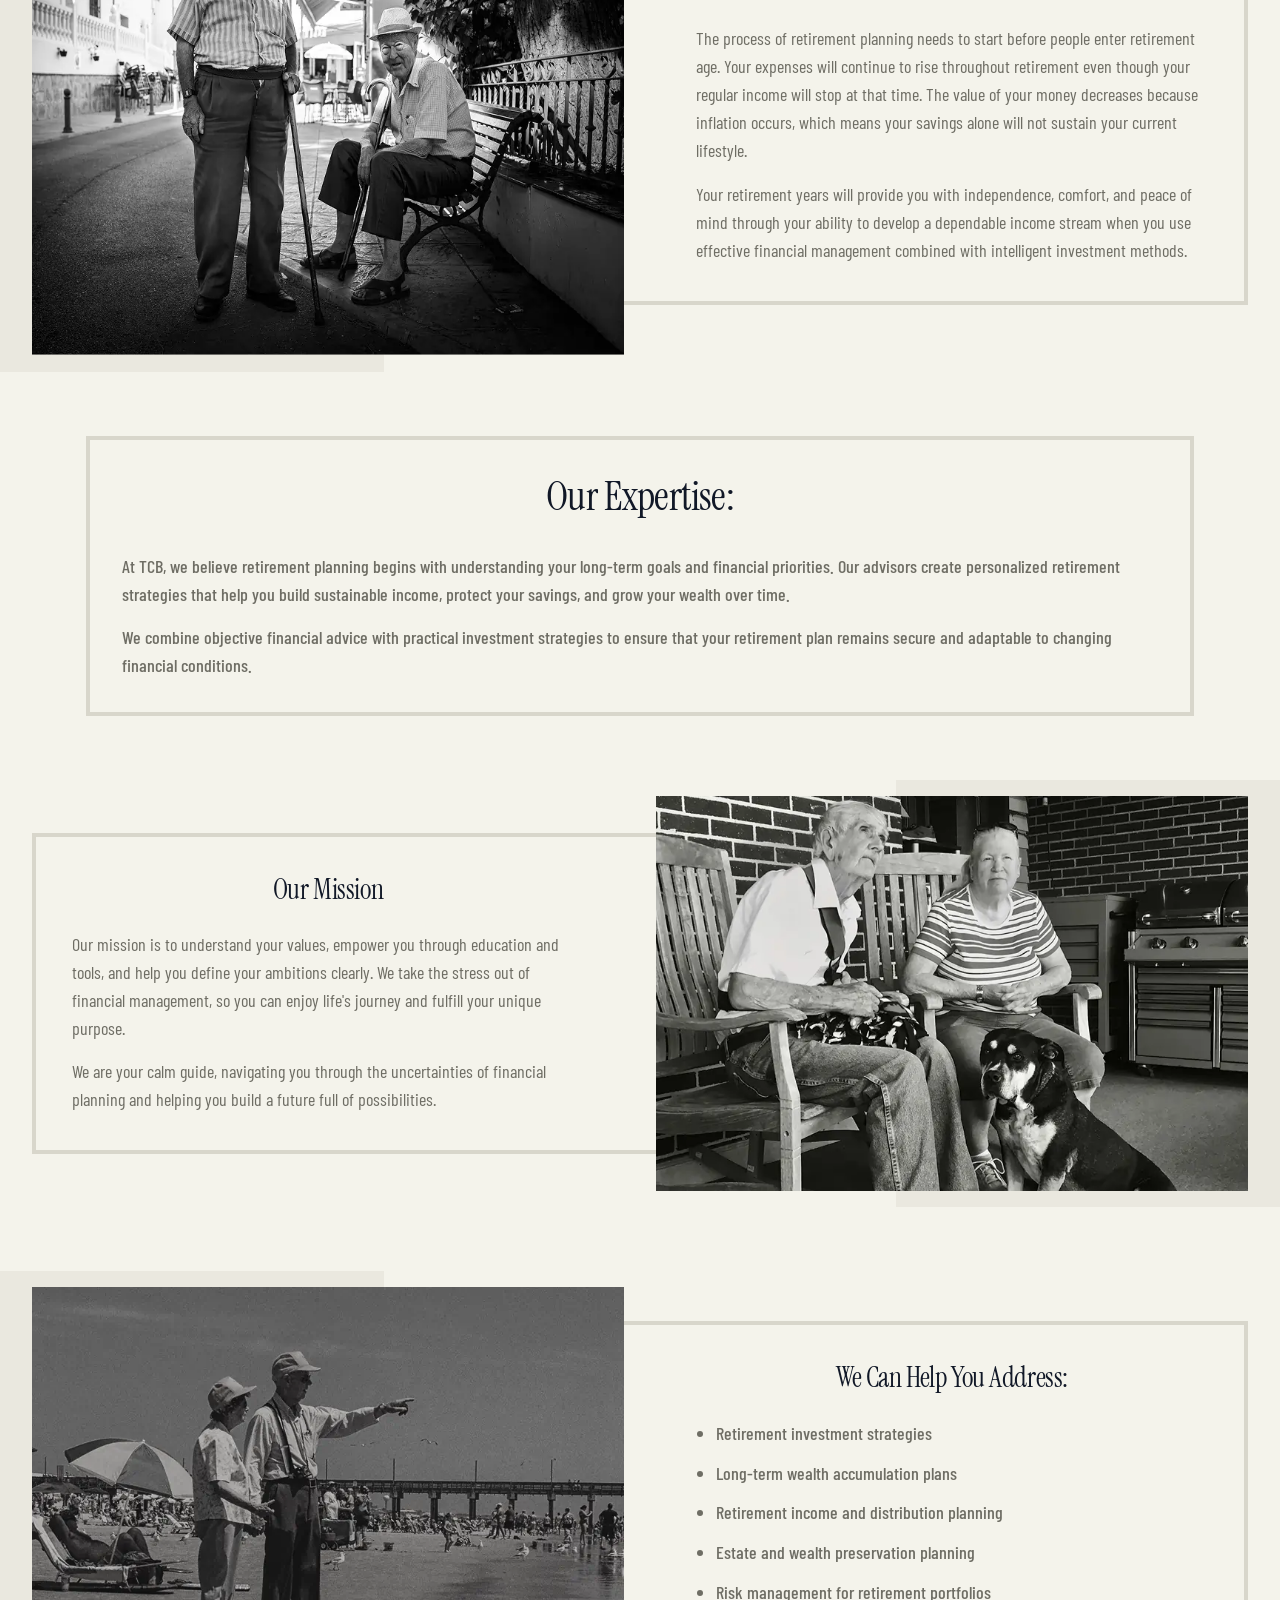
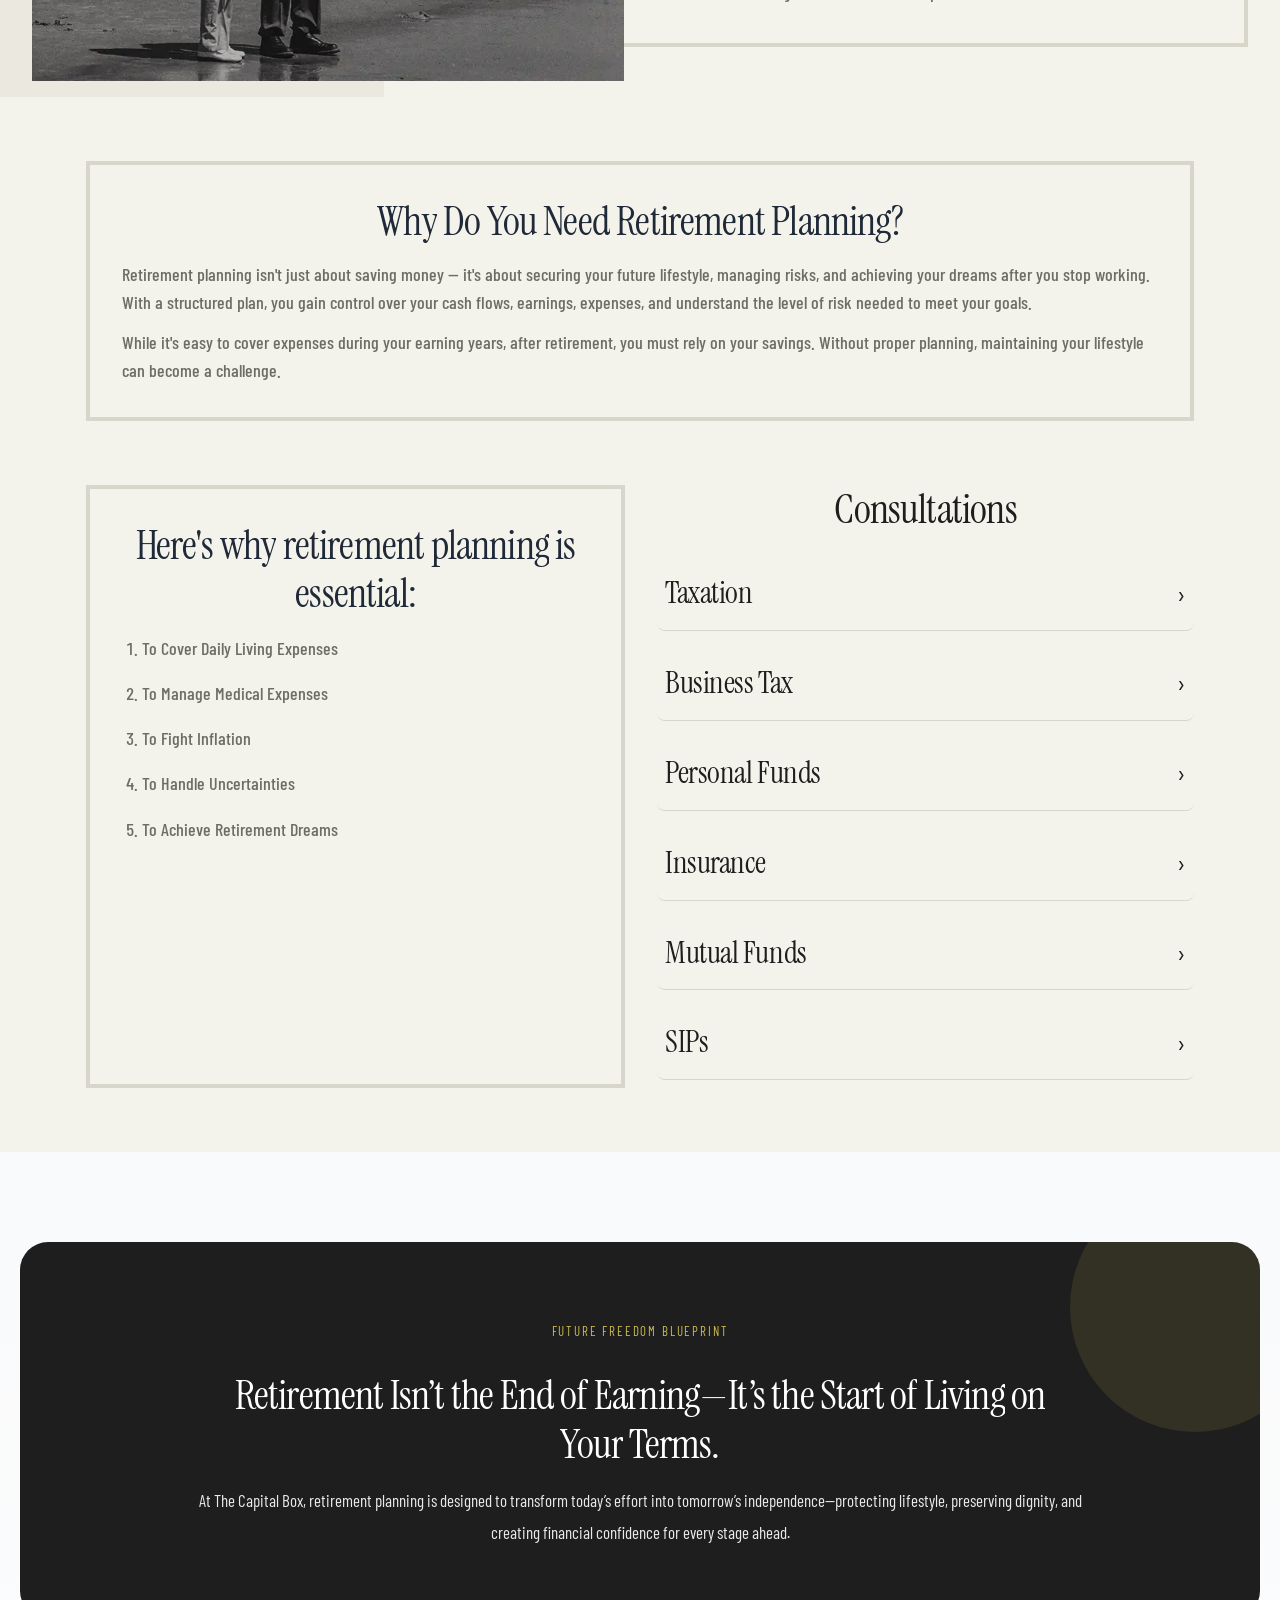
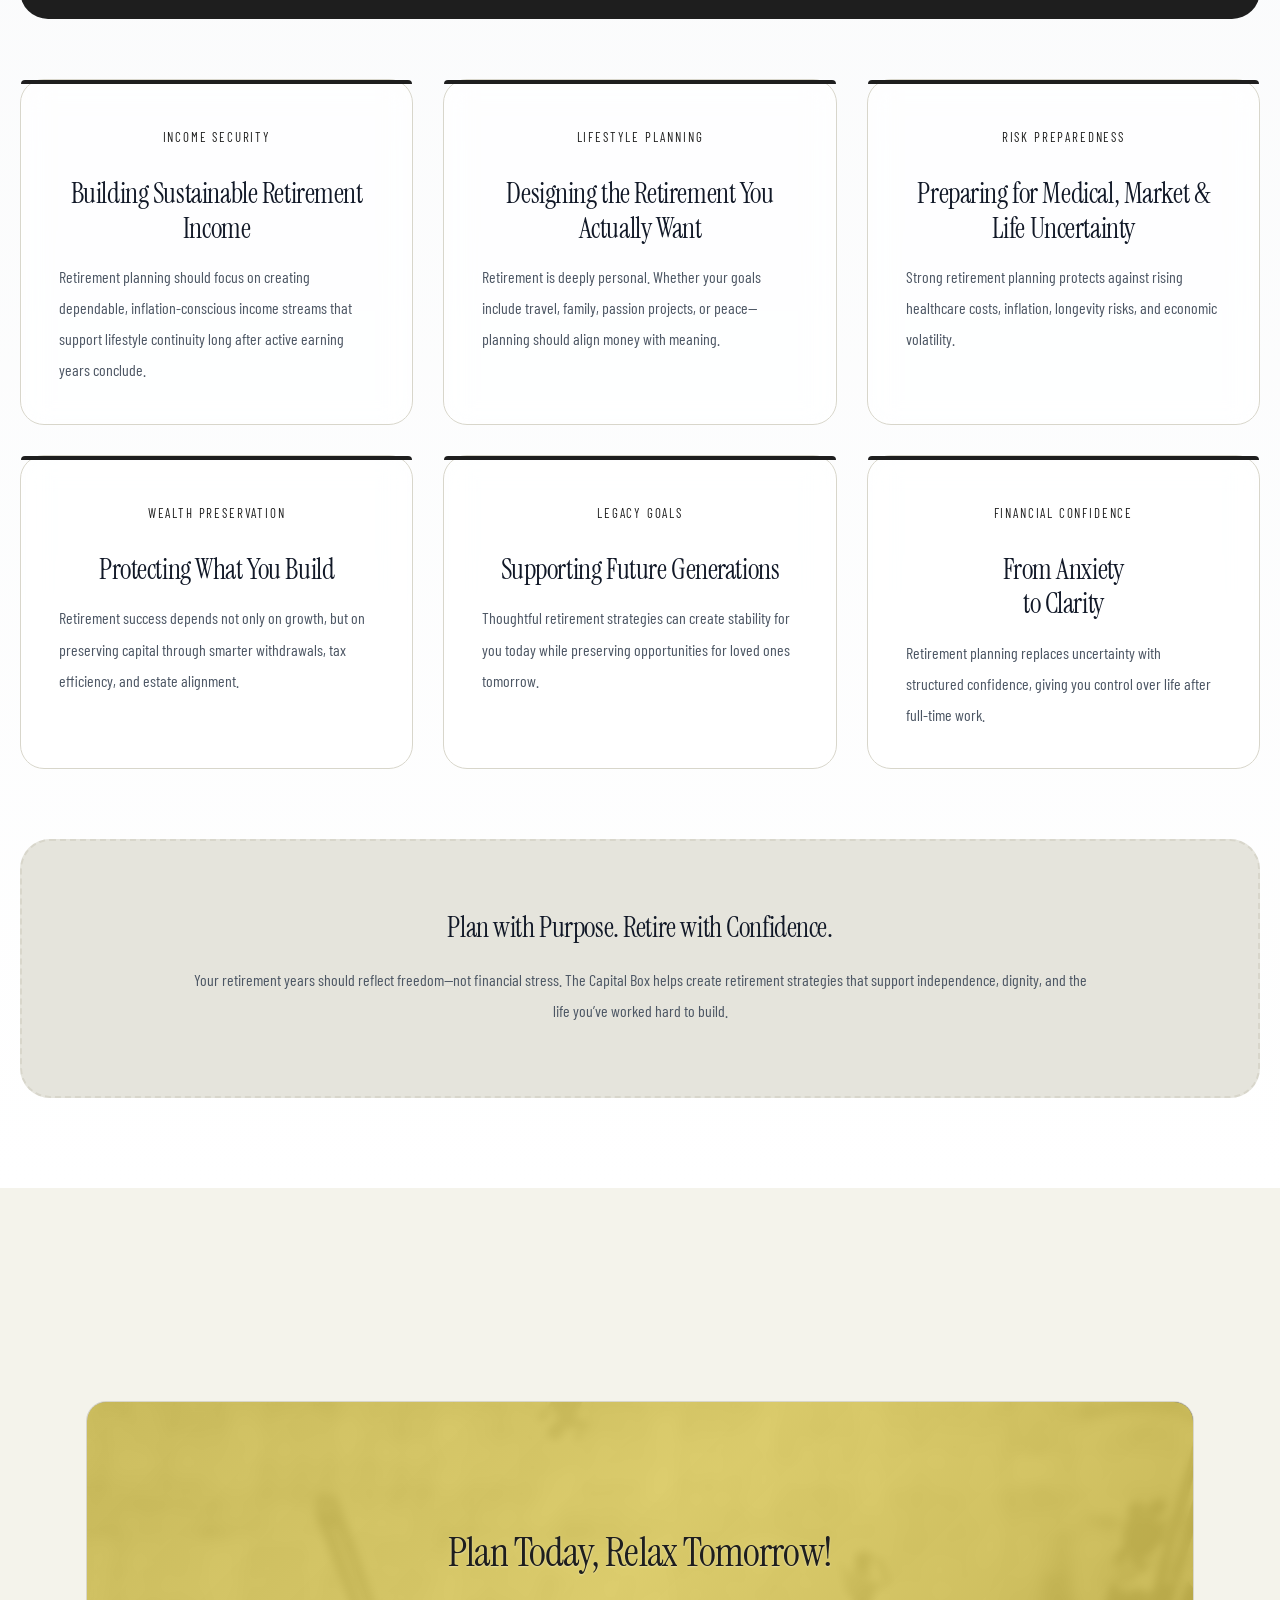
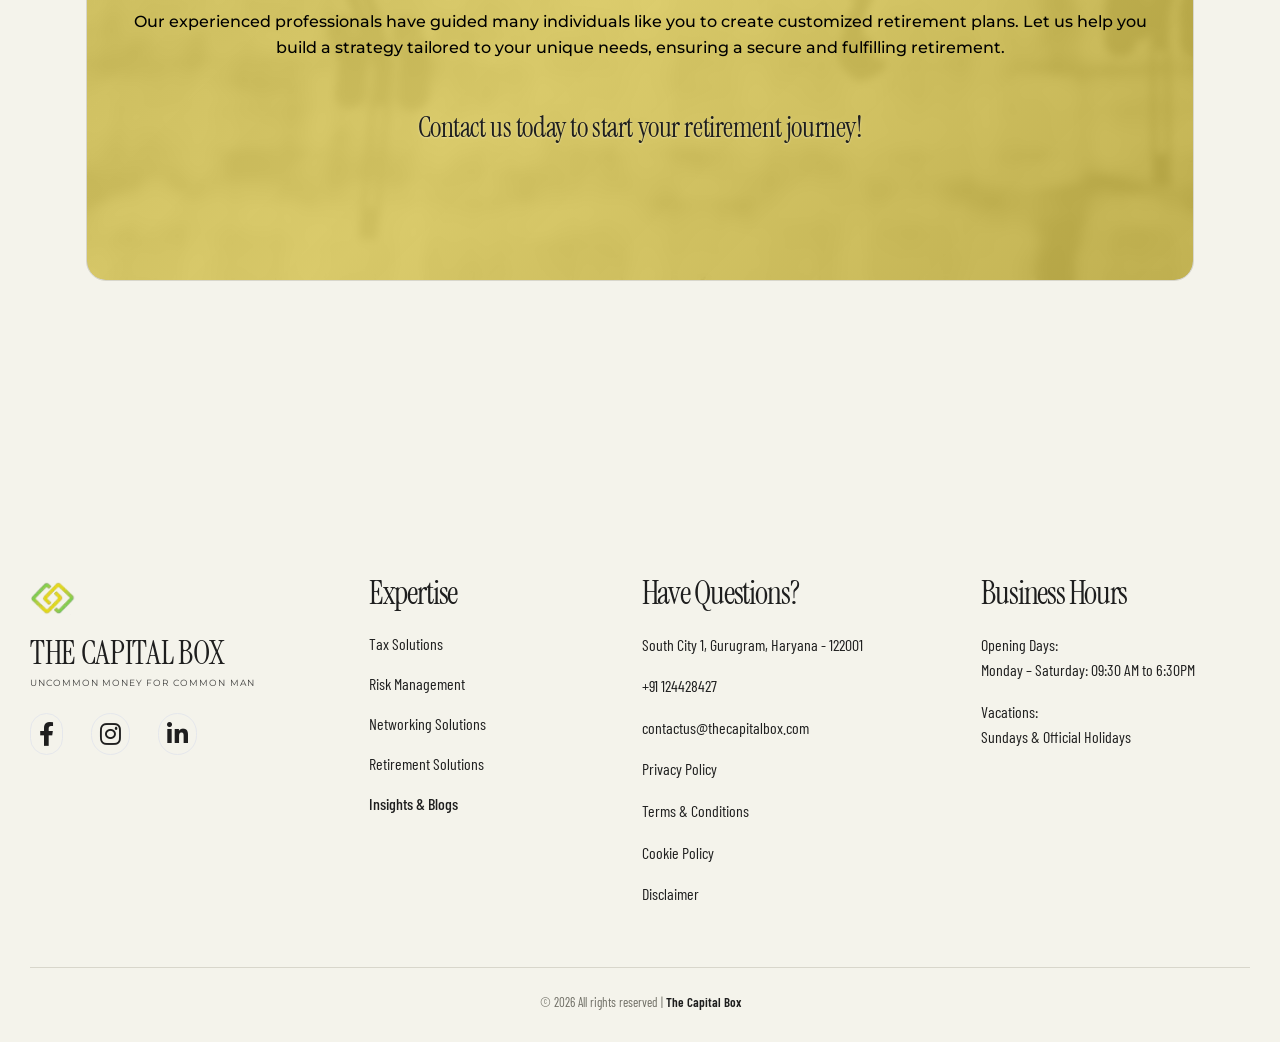
<file: public_html/retirementsolutions.html>
<!DOCTYPE html>
<html lang="en">
  <head>
      <script async src="https://pagead2.googlesyndication.com/pagead/js/adsbygoogle.js?client=ca-pub-6537490720599944"
     crossorigin="anonymous"></script>
      <!-- Google tag (gtag.js) -->
<script async src="https://www.googletagmanager.com/gtag/js?id=G-KRYCB19FX7"></script>
<script>
  window.dataLayer = window.dataLayer || [];
  function gtag(){dataLayer.push(arguments);}
  gtag('js', new Date());

  gtag('config', 'G-KRYCB19FX7');
</script>
    <meta charset="UTF-8" />
    <meta name="viewport" content="width=device-width, initial-scale=1" />
    <meta http-equiv="Content-Security-Policy" content="upgrade-insecure-requests">

    <!-- SEO Meta Tags -->
    <meta
      name="description"
      content="Plan your golden years with The Capital Box’s personalized retirement solutions. Tailored investing, distribution, estate, and risk strategies."
    />
    <meta
      name="keywords"
      content="retirement planning, retirement solutions, retirement investing strategies, estate planning, retirement risk management, personal financial plan insurance, mutual funds, risk management services, sips "
    />
    <meta name="author" content="The Capital Box" />
    <meta name="publisher" content="The Capital Box" />
    <meta name="robots" content="index, follow" />
    <link
      rel="canonical"
      href="https://www.thecapitalbox.com/retirementsolutions.html"
    />

    <title>The Capital Box | Expert Retirement Planning & Solutions</title>

    <!-- Preload critical CSS for better performance -->
    <link rel="preload" href="styles.css" as="style" />
    <link rel="stylesheet" href="styles.css" />
    <link rel="stylesheet" href="global.css" />

    <!-- Preconnect for faster external resource loading -->
    <link rel="preconnect" href="https://fonts.googleapis.com" />
    <link rel="preconnect" href="https://fonts.gstatic.com" crossorigin />

    <!-- Favicon with multiple sizes for cross-device compatibility -->
    <link
      rel="icon"
      href="public/assets/logo-1.webp"
      type="image/png"
      sizes="32x32"
    />
    <link
      rel="icon"
      href="public/assets/logo-1.webp"
      type="image/png"
      sizes="16x16"
    />

    <!-- Google Fonts -->
    <link
      href="https://fonts.googleapis.com/css2?family=Montserrat:ital,wght@0,100..900;1,100..900&display=swap"
      rel="stylesheet"
    />

    <!-- Font Awesome for icons -->
    <link
      rel="stylesheet"
      href="https://cdnjs.cloudflare.com/ajax/libs/font-awesome/6.0.0-beta3/css/all.min.css"
    />

    <!-- Open Graph Meta Tags for better social media preview -->
    <meta
      property="og:title"
      content="The Capital Box | Expert Retirement Planning & Solutions"
    />
    <meta
      property="og:description"
      content="Learn more about The Capital Box, a platform offering financial insights, market trends, and investment strategies."
    />
    <meta property="og:image" content="public/assets/logo-1.webp" />
    <meta
      property="og:url"
      content="https://www.thecapitalbox.com/retirementsolutions.html"
    />
    <meta property="og:type" content="website" />

    <!-- Twitter Card Meta Tags -->
    <meta
      name="twitter:title"
      content="The Capital Box | Expert Retirement Planning & Solutions"
    />
    <meta
      name="twitter:description"
      content="Discover who we are at The Capital Box and how we bring the latest financial news and investment strategies to you."
    />
    <meta name="twitter:image" content="public/assets/logo-1.webp" />
    <meta name="twitter:card" content="summary_large_image" />
    <style>
    .tcb-retire-wrap{
    padding:100px 0;
    background:linear-gradient(180deg,#f9fafb,#ffffff);
    overflow:hidden;
    }
    .tcb-retire-container{
    max-width:1320px;
    margin:auto;
    padding:0 20px;
    }
    .tcb-retire-hero{
    text-align:center;
    padding:70px 40px;
    border-radius:28px;
    background:linear-gradient(135deg,#111827,#374151);
    color:white;
    box-shadow:0 20px 50px rgba(0,0,0,0.18);
    position:relative;
    overflow:hidden;
    }
    .tcb-retire-hero:before{
    content:'';
    position:absolute;
    width:250px;
    height:250px;
    background:rgba(203,186,79,0.12);
    border-radius:50%;
    top:-60px;
    right:-60px;
    }
    .tcb-retire-badge{
    display:table;
    margin:0 auto 20px auto;
    background:#1e1e1e;
    color:#ffffff !important;
    padding:10px 22px;
    border-radius:40px;
    font-size:13px;
    font-weight:800;
    letter-spacing:1px;
    text-transform:uppercase;
    text-align:center;
    }
    .tcb-retire-title{
    font-size:44px;
    font-weight:800;
    line-height:1.3;
    margin-bottom:18px;
    text-align:center;
    }
    .tcb-retire-text{
    font-size:16px;
    line-height:1.95;
    color:#4b5563;
    }
    .tcb-retire-grid{
    display:grid;
    grid-template-columns:repeat(3,1fr);
    gap:30px;
    margin-top:60px;
    }
    .tcb-retire-card{
    background:rgba(255,255,255,0.75);
    backdrop-filter:blur(14px);
    padding:38px;
    border-radius:24px;
    border:1px solid rgba(203,186,79,0.25);
    box-shadow:0 15px 35px rgba(0,0,0,0.08);
    transition:all .4s ease;
    position:relative;
    }
    .tcb-retire-card:hover{
    transform:translateY(-12px) scale(1.02);
    box-shadow:0 25px 45px rgba(203,186,79,0.22);
    }
    .tcb-retire-card:after{
    content:'';
    position:absolute;
    left:0;
    top:0;
    width:100%;
    height:4px;
    background:#1e1e1e;
    border-radius:24px 24px 0 0;
    }
    .tcb-retire-card h3{
    font-size:24px;
    font-weight:700;
    margin-bottom:15px;
    color:#111827;
    text-align:center;
    }
    .tcb-retire-highlight{
    margin-top:70px;
    padding:70px;
    border-radius:30px;
    background:#e5e4dc;
    border:2px dashed #1e1e1e;
    text-align:center;
    }
    .tcb-retire-quote{
    font-size:28px;
    font-weight:700;
    color:#111827;
    margin-bottom:18px;
    }
    @media(max-width:992px){
    .tcb-retire-grid{grid-template-columns:1fr 1fr;}
    }
    @media(max-width:768px){
    .tcb-retire-grid{grid-template-columns:1fr;}
    .tcb-retire-title{font-size:32px;}
    .tcb-retire-highlight{padding:40px 25px;}
    .tcb-retire-badge{display:table; margin:0 auto 16px auto; font-size:12px; padding:8px 20px;}
    }
    </style>
      <link rel="stylesheet" href="editorial.css?v=45" />
  <link rel="stylesheet" href="mobile.css?v=7" />
</head>

  <body>

    <!-- Loading Spinner -->
    <!-- Navbar -->
    <nav
      id="navbar"
      class="navbar fixed top-0 w-full z-40 py-4 md:px-6 transition-all duration-300"
    >
      <div class="mx-auto flex justify-between items-center px-2">
        <div class="flex items-center">
          <a href="/" class="text-white text-xl font-bold">
            <img
              src="public/assets/logo-1.webp"
              alt="the capital box logo"
              class="h-8"
            />
          </a>
          <div class="flex flex-col ml-4 md:hidden lg:block">
            <p class="uppercase text-white text-md md:text-xl font-bold">
              The Capital Box
            </p>
            <p class="uppercase text-white text-xs md:text-base font-light">
              UNCOMMON MONEY FOR COMMON MAN
            </p>
          </div>
        </div>

        <div class="hidden md:flex items-center space-x-8">
          <a
            href="/"
            class="text-white hover:text-primary transition text-lg font-light uppercase"
            >Home</a
          >

          <!-- Dropdown Menu -->
          <div class="dropdown relative">
            <button
              class="text-white hover:text-primary transition flex items-center text-lg font-light uppercase"
              id="dropdownToggle"
            >
              Services
              <svg
                xmlns="http://www.w3.org/2000/svg"
                class="h-4 w-4 ml-1"
                fill="none"
                viewBox="0 0 24 24"
                stroke="currentColor"
              >
                <path
                  stroke-linecap="round"
                  stroke-linejoin="round"
                  stroke-width="2"
                  d="M19 9l-7 7-7-7"
                />
              </svg>
            </button>
            <div class="dropdown-menu bg-white rounded shadow-lg mt-2 w-56">
              <div class="py-2">
                <a
                  href="./taxsolution.html"
                  class="block px-4 py-2 hover:bg-gray-100 hover:text-primary text-gray-700"
                  >Tax Solutions</a
                >
                <a
                  href="./retirementsolutions.html"
                  class="block px-4 py-2 hover:bg-gray-100 hover:text-primary text-gray-700"
                  >Retirement Solutions</a
                >
                <a
                  href="./networksolution.html"
                  class="block px-4 py-2 hover:bg-gray-100 hover:text-primary text-gray-700"
                  >Networking Solutions
                </a>
                <a
                  href="./riskmanagement.html"
                  class="block px-4 py-2 hover:bg-gray-100 hover:text-primary text-gray-700"
                  >Risk Management</a
                >
              </div>
            </div>
          </div>

          <a
            href="./about.html"
            class="text-white hover:text-primary transition text-lg font-light uppercase"
            >About</a
          >
          <a
            href="./blogs.html"
            class="text-white hover:text-primary transition text-lg font-light uppercase"
            >Blogs</a
          >
          <a
            href="./contact.html"
            class="text-white hover:text-primary transition text-lg font-light uppercase"
            >Contact</a
          >
          <a
            href="./careers.html"
            class="text-white transition text-xl uppercase font-light border border-primary rounded-lg px-4 py-2 hover:bg-[#CBBA4F] hover:text-white hover:font-normal"
            >Careers</a
          >
        </div>

        <!-- Mobile menu button -->
        <div class="md:hidden">
          <button id="mobile-menu-button" class="text-white">
            <!-- Hamburger Icon -->
            <svg
              id="hamburger-icon"
              xmlns="http://www.w3.org/2000/svg"
              class="h-6 w-6"
              fill="none"
              viewBox="0 0 24 24"
              stroke="currentColor"
            >
              <path
                stroke-linecap="round"
                stroke-linejoin="round"
                stroke-width="2"
                d="M4 6h16M4 12h16M4 18h16"
              />
            </svg>
            <!-- X Icon (hidden by default) -->
            <svg
              id="close-icon"
              class="h-6 w-6 hidden"
              xmlns="http://www.w3.org/2000/svg"
              fill="none"
              viewBox="0 0 24 24"
              stroke="currentColor"
            >
              <path
                stroke-linecap="round"
                stroke-linejoin="round"
                stroke-width="2"
                d="M6 18L18 6M6 6l12 12"
              />
            </svg>
          </button>
        </div>
      </div>

      <!-- Mobile menu -->
      <div
        id="mobile-menu"
        class="hidden md:hidden bg-navColor bg-opacity-40 mt-4 py-2"
      >
        <a
          href="/"
          class="block px-6 py-2 text-white hover:bg-primary"
          >Home</a
        >
        <div class="relative">
          <button
            id="mobile-dropdown-button"
            class="w-full text-left px-6 py-2 text-white hover:bg-primary flex justify-between items-center"
          >
            Services
            <svg
              xmlns="http://www.w3.org/2000/svg"
              class="h-4 w-4"
              fill="none"
              viewBox="0 0 24 24"
              stroke="currentColor"
            >
              <path
                stroke-linecap="round"
                stroke-linejoin="round"
                stroke-width="2"
                d="M19 9l-7 7-7-7"
              />
            </svg>
          </button>
          <div
            id="mobile-dropdown"
            class="hidden bg-[#1F2937] rounded-lg mx-4 my-2"
          >
            <a
              href="./taxsolution.html"
              class="block px-6 py-2 text-white hover:bg-primary rounded-t-lg"
              >Tax Solutions</a
            >
            <a
              href="./retirementsolutions.html"
              class="block px-6 py-2 text-white hover:bg-primary"
              >Retirement Solutions</a
            >
            <a
              href="./networksolution.html"
              class="block px-6 py-2 text-white hover:bg-primary rounded-b-lg"
              >Networking Solutions</a
            >
            <a
              href="./riskmanagement.html"
              class="block px-6 py-2 text-white hover:bg-primary rounded-b-lg"
              >Risk Management</a
            >
          </div>
        </div>
        <a
          href="./about.html"
          class="block px-6 py-2 text-white hover:bg-primary"
          >About</a
        >
        <a
          href="./blogs.html"
          class="block px-6 py-2 text-white hover:bg-primary"
          >Blogs</a
        >
        <a
          href="./contact.html"
          class="block px-6 py-2 text-white hover:bg-primary"
          >Contact</a
        >
        <a
          href="./careers.html"
          class="block px-6 py-2 text-white hover:bg-primary"
          >Careers</a
        >
      </div>
    </nav>
    <!--  -->
    <main>
      <!-- Hero Section -->
      <div class="relative">
        <!-- Hero Image & Content -->
        <div class="subpage-hero w-full bg-cover bg-center relative overflow-hidden">
          <img
            src="public/assets/SERVICES02.webp"
            alt="Retirement Solutions Hero Image"
            class="subpage-hero-img w-full h-full object-cover"
          />

          <!-- Hero Content Overlay -->
          <div class="subpage-hero-overlay">
            <div class="subpage-hero-content">
              <div class="subpage-hero-badge">
                <span class="subpage-hero-badge-dot"></span>
                <span>Future Security</span>
              </div>
              <h1 class="subpage-hero-title">
                Retirement Solutions
              </h1>
              <p class="subpage-hero-desc">
                Crafting dependable, inflation-resistant wealth strategies and pension planning that empower you to step into retirement with complete independence and comfort.
              </p>
              <div class="subpage-hero-pills">
                <span class="subpage-hero-pill">Wealth Preservation</span>
                <span class="subpage-hero-pill">Pension & Annuity</span>
                <span class="subpage-hero-pill">Long-Term Growth</span>
              </div>
            </div>
          </div>
        </div>
        <!-- Feature Card Container -->
        <div class="subpage-card-container container mx-auto px-4 relative">
          <div class="w-full">
            <!-- First Card -->
            <div
              class="w-full bg-white rounded-xl shadow-xl transform transition duration-500 hover:-translate-y-1 border-4 border-primary"
            >
              <div class="p-6 md:p-8 flex flex-col gap-4 md:gap-6">
                <h2
                  class="text-xl md:text-3xl font-bold text-gray-800 mb-4 text-center"
                >
                  Plan for your Retirement with us.
                </h2>
                <div
                  class="text-gray-700 mb-4 text-md md:text-lg font-medium flex flex-col gap-4"
                >
                  <ul class="list-disc pl-5 space-y-2">
                    <li>How do you imagine your life after retirement?</li>
                    <li>Would you like to pursue a passion or support a social cause?</li>
                    <li>Do you plan to return to your hometown and enjoy a peaceful life?</li>
                    <li>Or would you prefer spending more time with family or starting something new?</li>
                  </ul>
                  <p class="text-base md:text-lg mt-4 text-gray-700 font-medium leading-relaxed pl-5" style="padding-left: 1.25rem;">
                    Retirement is a stage of life where financial stability becomes essential. While your regular income may stop, everyday expenses continue and inflation gradually reduces the value of savings. Proper retirement planning helps you build a reliable financial foundation that supports your lifestyle even after you stop working. With thoughtful investments and long-term financial strategies, you can enjoy your retirement years with independence, security, and peace of mind.
                  </p>
                </div>
              </div>
            </div>
          </div>
        </div>
      </div>
      <!--  -->
      <!-- Second Section -->
      <div
        class="w-full relative px-4 my-8 md:my-16 md:px-8 py-4"
      >
        <div
          class="hidden md:block bg-primary w-[30vw] h-full absolute left-0 top-0 -z-10"
        ></div>
        <div class="max-w-7xl mx-auto">
          <div class="grid md:grid-cols-2 gap-8 lg:gap-12 items-center relative">
            <!-- Image -->
            <div
              class="relative z-10 transform transition duration-500 hover:scale-[1.02]"
            >
              <img
                src="public/assets/retire-02.webp"
                alt="Retirement Planning Consultation"
                class="shadow-lg w-full h-full object-cover rounded-2xl xl:block md:hidden lg:hidden sm:block"
              />
              <img
                srcset="
                  public/assets/retire-02-400w.avif 400w,
                  public/assets/retire-02-600w.avif 600w
                "
                sizes="(max-width: 400px) 400px, (min-width: 401px) 600px"
                src="public/assets/retire-02.webp"
                alt="Retirement Planning Consultation"
                width="800"
                height="800"
                loading="lazy"
                class="shadow-lg w-full h-full object-cover rounded-2xl xl:hidden lg:block md:block sm:hidden hidden"
              />
            </div>

            <!-- Text Content with border that extends behind the image -->
            <div class="relative">
              <!-- Border that extends behind the image -->
              <div
                class="absolute top-0 bottom-0 left-0 md:-left-24 lg:-left-32 right-0 border-4 border-primary rounded-xl md:rounded-2xl bg-white shadow-xl -z-5"
              ></div>

              <!-- The actual content -->
              <div class="relative z-10 p-6 sm:p-8 md:p-10 flex flex-col justify-center">
                <div class="w-full text-center mb-5 md:mb-6">
                  <h3
                    class="text-2xl sm:text-3xl md:text-4xl font-bold text-gray-900 text-center tracking-tight"
                  >
                    Why Retirement Planning Matters
                  </h3>
                </div>
                <div class="space-y-4 text-gray-700 text-sm sm:text-base md:text-lg leading-relaxed md:leading-loose font-normal">
                  <p>
                    The process of retirement planning needs to start before people enter retirement age. Your expenses will continue to rise throughout retirement even though your regular income will stop at that time. The value of your money decreases because inflation occurs, which means your savings alone will not sustain your current lifestyle.
                  </p>
                  <p>
                    Your retirement years will provide you with independence, comfort, and peace of mind through your ability to develop a dependable income stream when you use effective financial management combined with intelligent investment methods.
                  </p>
                </div>
              </div>
            </div>
          </div>
        </div>
      </div>
      <!--  -->
      <!-- Our Expertise -->
      <div class="max-w-6xl mx-auto px-4 my-16">
        <div class="w-full">
          <!-- First Card -->
          <div
            class="w-full bg-white rounded-xl shadow-xl transform transition duration-500 hover:-translate-y-1 border-4 border-primary"
          >
            <div class="p-6 md:p-8 flex flex-col gap-4">
              <h2 class="text-3xl md:text-5xl font-normal text-gray-900 text-center mb-4">
                Our Expertise:
              </h2>
              <div class="text-gray-700 text-md md:text-lg font-medium leading-relaxed space-y-4">
                <p>
                  At TCB, we believe retirement planning begins with understanding your long-term goals and financial priorities. Our advisors create personalized retirement strategies that help you build sustainable income, protect your savings, and grow your wealth over time.
                </p>
                <p>
                  We combine objective financial advice with practical investment strategies to ensure that your retirement plan remains secure and adaptable to changing financial conditions.
                </p>
              </div>
            </div>
          </div>
        </div>
      </div>
      <!--  -->
      <div
        class="w-full relative px-4 my-8 md:my-16 md:px-8 py-4"
      >
        <div
          class="hidden md:block bg-primary z-2 w-[30vw] h-full absolute right-0 top-0 -z-10"
        ></div>
        <div class="max-w-7xl mx-auto">
          <div
            class="md:grid md:grid-cols-2 gap-8 lg:gap-12 items-center relative flex flex-col-reverse md:flex-row"
          >
            <!-- Text Content with border that extends behind the image -->
            <div class="relative">
              <!-- Border that extends behind the image -->
              <div
                class="absolute top-0 bottom-0 left-0 md:-right-24 lg:-right-32 right-0 border-4 border-primary rounded-xl md:rounded-2xl bg-white shadow-xl -z-5"
              ></div>

              <!-- The actual content -->
              <div class="relative z-10 p-6 sm:p-8 md:p-10 flex flex-col justify-center">
                <div class="w-full text-center mb-5 md:mb-6">
                  <h3
                    class="text-2xl sm:text-3xl md:text-4xl font-bold text-gray-900 text-center tracking-tight"
                  >
                    Our Mission
                  </h3>
                </div>
                <div class="space-y-4 text-gray-700 text-sm sm:text-base md:text-lg leading-relaxed md:leading-loose font-normal">
                  <p>
                    Our mission is to understand your values, empower you through education and tools, and help you define your ambitions clearly. We take the stress out of financial management, so you can enjoy life's journey and fulfill your unique purpose.
                  </p>
                  <p>
                    We are your calm guide, navigating you through the uncertainties of financial planning and helping you build a future full of possibilities.
                  </p>
                </div>
              </div>
            </div>
            <!-- Image -->
            <div
              class="relative z-10 transform transition duration-500 hover:scale-[1.02]"
            >
              <img
                src="public/assets/retire-04 - Copy.webp"
                alt="Retirement Mission - Enjoying Life's Journey"
                class="shadow-lg w-full h-full object-cover rounded-2xl xl:block md:hidden lg:hidden sm:block"
              />
              <img
                srcset="
                  public/assets/retire-04-400w.avif 400w,
                  public/assets/retire-04-600w.avif 600w
                "
                sizes="(max-width: 400px) 400px, (min-width: 401px) 600px"
                src="public/assets/retire-04.webp"
                alt="Retirement Mission - Enjoying Life's Journey"
                width="800"
                height="800"
                loading="lazy"
                class="shadow-lg w-full h-full object-cover rounded-2xl xl:hidden lg:block md:block sm:hidden hidden"
              />
            </div>
          </div>
        </div>
      </div>
      <!--  -->
      <!-- We can help you address -->
      <div
        class="w-full relative px-4 my-8 md:my-16 md:px-8 py-4"
      >
        <div
          class="hidden md:block bg-primary w-[30vw] h-full absolute left-0 top-0 -z-10"
        ></div>
        <div class="max-w-7xl mx-auto">
          <div class="grid md:grid-cols-2 gap-8 lg:gap-12 items-center relative">
            <!-- Image -->
            <div
              class="relative z-10 transform transition duration-500 hover:scale-[1.02]"
            >
              <img
                src="public/assets/retire-03 - Copy.webp"
                alt="Retirement Advisory Services"
                class="shadow-lg w-full h-full object-cover rounded-2xl xl:block md:hidden lg:hidden sm:block"
              />
              <img
                srcset="
                  public/assets/retire-03-400w.avif 400w,
                  public/assets/retire-03-600w.avif 600w
                "
                sizes="(max-width: 400px) 400px, (min-width: 401px) 600px"
                src="public/assets/retire-03.webp"
                alt="Retirement Advisory Services"
                width="800"
                height="650"
                loading="lazy"
                class="shadow-lg w-full h-full object-cover rounded-2xl xl:hidden lg:block md:block sm:hidden hidden"
              />
            </div>

            <!-- Text Content with border that extends behind the image -->
            <div class="relative">
              <!-- Border that extends behind the image -->
              <div
                class="absolute top-0 bottom-0 left-0 md:-left-24 lg:-left-32 right-0 border-4 border-primary rounded-xl md:rounded-2xl bg-white shadow-xl -z-5"
              ></div>

              <div class="relative z-10 p-6 sm:p-8 md:p-10 flex flex-col justify-center">
                <div class="w-full text-center mb-5 md:mb-6">
                  <h3
                    class="text-2xl sm:text-3xl md:text-4xl font-bold text-gray-900 text-center tracking-tight"
                  >
                    We Can Help You Address:
                  </h3>
                </div>
                <ul
                  class="list-disc pl-5 space-y-2.5 text-gray-700 text-sm sm:text-base md:text-lg font-medium leading-relaxed"
                >
                  <li>Retirement investment strategies</li>
                  <li>Long-term wealth accumulation plans</li>
                  <li>Retirement income and distribution planning</li>
                  <li>Estate and wealth preservation planning</li>
                  <li>Risk management for retirement portfolios</li>
                </ul>
              </div>
            </div>
          </div>
        </div>
      </div>
      <!--  -->
      <!-- Need of Retirement Planning -->
      <div class="max-w-6xl mx-auto px-4 my-16">
        <div class="w-full">
          <!-- First Card -->
          <div
            class="w-full bg-white rounded-xl shadow-xl transform transition duration-500 hover:-translate-y-1 border-4 border-primary p-6 md:p-8"
          >
            <h2 class="text-xl md:text-3xl font-bold text-gray-800 mb-4 text-center">
              Why Do You Need Retirement Planning?
            </h2>
            <div class="text-md md:text-lg text-gray-700 font-medium flex flex-col gap-3 leading-relaxed">
              <p>
                Retirement planning isn't just about saving money — it's about
                securing your future lifestyle, managing risks, and achieving your
                dreams after you stop working. With a structured plan, you gain
                control over your cash flows, earnings, expenses, and understand
                the level of risk needed to meet your goals.
              </p>
              <p>
                While it's easy to cover expenses during your earning years, after
                retirement, you must rely on your savings. Without proper
                planning, maintaining your lifestyle can become a challenge.
              </p>
            </div>
          </div>
        </div>
      </div>
      <!--  -->
      <!-- Retirement Planning & Consultaions -->
      <div class="max-w-6xl mx-auto px-4 my-16">
        <div class="w-full flex flex-col md:flex-row gap-8">
          <!-- First Card -->
          <div
            class="w-full md:w-1/2 bg-white rounded-xl shadow-xl transform transition duration-500 hover:-translate-y-1 border-4 border-primary p-6 md:p-8"
          >
            <h2 class="text-xl lg:text-3xl font-bold text-gray-800 mb-4 text-center">
              Here's why retirement planning is essential:
            </h2>
            <ol
              class="text-md md:text-lg text-gray-700 font-medium list-decimal pl-5 space-y-4"
            >
              <div>
                <li onclick="dropDescription(this)" class="cursor-pointer">
                  To Cover Daily Living Expenses
                </li>
                <p
                  class="text-sm md:text-md mt-2 mx-2 md:mx-4 p-2 md:p-4 text-gray-700 font-medium bg-primary/30 hidden"
                >
                  Life doesn't stop after retirement, and neither do expenses.
                  Without a regular salary, having a retirement corpus ensures
                  your family's standard of living remains uncompromised.
                </p>
              </div>
              <div>
                <li onclick="dropDescription(this)" class="cursor-pointer">
                  To Manage Medical Expenses
                </li>
                <p
                  class="text-sm md:text-md mt-2 mx-2 md:mx-4 p-2 text-gray-700 font-medium bg-primary/30 hidden"
                >
                  As you age, health issues become more common — and expensive.
                  While health insurance helps, it may not cover everything.
                </p>
              </div>
              <div>
                <li onclick="dropDescription(this)" class="cursor-pointer">
                  To Fight Inflation
                </li>
                <p
                  class="text-sm md:text-md mt-2 mx-2 md:mx-4 p-2 text-gray-700 font-medium bg-primary/30 hidden"
                >
                  Prices of goods and services continuously rise. Without
                  planning, your money's value will erode over time.
                </p>
              </div>
              <div>
                <li onclick="dropDescription(this)" class="cursor-pointer">
                  To Handle Uncertainties
                </li>
                <p
                  class="text-sm md:text-md mt-2 mx-2 md:mx-4 p-2 text-gray-700 font-medium bg-primary/30 hidden"
                >
                  Life is unpredictable. Natural disasters, loss of loved ones,
                  or financial hardships can strike anytime.
                </p>
              </div>

              <div>
                <li onclick="dropDescription(this)" class="cursor-pointer">
                  To Achieve Retirement Dreams
                </li>
                <p
                  class="text-sm md:text-md mt-2 mx-2 md:mx-4 p-2 text-gray-700 font-medium bg-primary/30 hidden"
                >
                  Whether it's traveling the world, pursuing hobbies, or simply
                  living stress-free, your retirement dreams need funding.
                </p>
              </div>
            </ol>
          </div>
          <!--  -->
          <!-- Right Container with Consultation Options -->
          <div class="w-full md:w-1/2">
            <h2 class="text-2xl md:text-3xl font-bold mb-6 text-center">Consultations</h2>
            <div class="consultation-accordion flex flex-col gap-2">
              <!-- Option 1: Taxation -->
              <div class="consultation-item border-b border-gray-200 transition-all duration-300 rounded-lg" data-consultation="taxation">
                <button
                  type="button"
                  class="consultation-header w-full py-4 px-3 flex justify-between items-center text-left transition-colors duration-200 group"
                  aria-expanded="false">
                  <span class="text-lg font-medium text-gray-800 group-hover:text-primary transition-colors">Taxation</span>
                  <span class="consultation-arrow text-primary text-xl font-bold transition-transform duration-300">›</span>
                </button>
                <div class="consultation-content overflow-hidden max-h-0 transition-all duration-400 ease-in-out opacity-0">
                  <div class="pb-5 pt-1 px-3 text-gray-600 text-sm md:text-base leading-relaxed">
                    <p class="mb-3 font-normal">
                      Taxation plays a crucial role in funding essential public services such as infrastructure, healthcare, education, and national defense. Understanding taxation helps individuals and businesses make informed financial decisions.
                    </p>
                    <ul class="space-y-1.5 pl-3 border-l-2 border-primary text-xs md:text-sm text-gray-700">
                      <li><strong>Direct &amp; Indirect Taxes:</strong> Taxes collected directly on earnings or indirectly on consumption.</li>
                      <li><strong>Types of Taxes:</strong> Income tax, corporate tax, sales tax/GST, capital gains, and customs duties.</li>
                      <li><strong>Modern Trends:</strong> Digital taxation, green environmental levies, and global minimum tax frameworks.</li>
                      <li><strong>Strategic Planning:</strong> Proactive compliance avoiding penalties while legally optimizing wealth.</li>
                    </ul>
                  </div>
                </div>
              </div>

              <!-- Option 2: Business Tax -->
              <div class="consultation-item border-b border-gray-200 transition-all duration-300 rounded-lg" data-consultation="business">
                <button
                  type="button"
                  class="consultation-header w-full py-4 px-3 flex justify-between items-center text-left transition-colors duration-200 group"
                  aria-expanded="false">
                  <span class="text-lg font-medium text-gray-800 group-hover:text-primary transition-colors">Business Tax</span>
                  <span class="consultation-arrow text-primary text-xl font-bold transition-transform duration-300">›</span>
                </button>
                <div class="consultation-content overflow-hidden max-h-0 transition-all duration-400 ease-in-out opacity-0">
                  <div class="pb-5 pt-1 px-3 text-gray-600 text-sm md:text-base leading-relaxed">
                    <p class="mb-3 font-normal">
                      Business taxation forms the backbone of economic fairness and national development. It ensures companies contribute their fair share while maintaining profitability, expansion capability, and competitive advantage.
                    </p>
                    <ul class="space-y-1.5 pl-3 border-l-2 border-primary text-xs md:text-sm text-gray-700">
                      <li><strong>Corporate Income Tax:</strong> Taxes levied on net profits, shaping pricing, investment, and reinvestment strategies.</li>
                      <li><strong>Sales Tax &amp; GST:</strong> Value-added transaction taxes impacting product margins and consumer demand.</li>
                      <li><strong>Payroll &amp; Withholding:</strong> Mandatory employer tax withholdings, social security, and statutory compliances.</li>
                      <li><strong>Global Tax Standards:</strong> Pillar Two global minimum taxation and cross-border transfer pricing compliance.</li>
                    </ul>
                  </div>
                </div>
              </div>

              <!-- Option 3: Personal Funds -->
              <div class="consultation-item border-b border-gray-200 transition-all duration-300 rounded-lg" data-consultation="personal">
                <button
                  type="button"
                  class="consultation-header w-full py-4 px-3 flex justify-between items-center text-left transition-colors duration-200 group"
                  aria-expanded="false">
                  <span class="text-lg font-medium text-gray-800 group-hover:text-primary transition-colors">Personal Funds</span>
                  <span class="consultation-arrow text-primary text-xl font-bold transition-transform duration-300">›</span>
                </button>
                <div class="consultation-content overflow-hidden max-h-0 transition-all duration-400 ease-in-out opacity-0">
                  <div class="pb-5 pt-1 px-3 text-gray-600 text-sm md:text-base leading-relaxed">
                    <p class="mb-3 font-normal">
                      Managing personal funds wisely is essential for achieving financial independence, lifestyle security, and peace of mind. Structured budgeting, disciplined saving, and tactical asset allocation ensure a resilient financial future.
                    </p>
                    <ul class="space-y-1.5 pl-3 border-l-2 border-primary text-xs md:text-sm text-gray-700">
                      <li><strong>Sources of Wealth:</strong> Salaries, business dividends, investment yields, real estate, and family inheritances.</li>
                      <li><strong>Budgeting Discipline:</strong> Aligning daily household liquidity with medium and long-term milestone goals.</li>
                      <li><strong>Emergency Reserves:</strong> Tiered liquid reserves safeguarding families against career shifts or market volatility.</li>
                      <li><strong>Financial Literacy:</strong> Ongoing advisory empowering informed decisions across every stage of wealth.</li>
                    </ul>
                  </div>
                </div>
              </div>

              <!-- Option 4: Insurance -->
              <div class="consultation-item border-b border-gray-200 transition-all duration-300 rounded-lg" data-consultation="insurance">
                <button
                  type="button"
                  class="consultation-header w-full py-4 px-3 flex justify-between items-center text-left transition-colors duration-200 group"
                  aria-expanded="false">
                  <span class="text-lg font-medium text-gray-800 group-hover:text-primary transition-colors">Insurance</span>
                  <span class="consultation-arrow text-primary text-xl font-bold transition-transform duration-300">›</span>
                </button>
                <div class="consultation-content overflow-hidden max-h-0 transition-all duration-400 ease-in-out opacity-0">
                  <div class="pb-5 pt-1 px-3 text-gray-600 text-sm md:text-base leading-relaxed">
                    <p class="mb-3 font-normal">
                      Insurance provides critical financial protection and risk management against life's unforeseen events—accidents, critical illness, and asset liabilities. It is the cornerstone of generational wealth preservation.
                    </p>
                    <ul class="space-y-1.5 pl-3 border-l-2 border-primary text-xs md:text-sm text-gray-700">
                      <li><strong>Tailored Life Cover:</strong> Pure term policies designed to replace human economic value and protect family dependents.</li>
                      <li><strong>Comprehensive Health Shield:</strong> High-sum-insured policies insulating accumulated wealth from hospital inflation.</li>
                      <li><strong>Asset &amp; Liability Protection:</strong> Commercial, property, and professional indemnity coverage shielding against claims.</li>
                      <li><strong>Dedicated Claims Advocacy:</strong> End-to-end concierge guidance ensuring speedy settlement when you need it most.</li>
                    </ul>
                  </div>
                </div>
              </div>

              <!-- Option 5: Mutual Funds -->
              <div class="consultation-item border-b border-gray-200 transition-all duration-300 rounded-lg" data-consultation="mutual">
                <button
                  type="button"
                  class="consultation-header w-full py-4 px-3 flex justify-between items-center text-left transition-colors duration-200 group"
                  aria-expanded="false">
                  <span class="text-lg font-medium text-gray-800 group-hover:text-primary transition-colors">Mutual Funds</span>
                  <span class="consultation-arrow text-primary text-xl font-bold transition-transform duration-300">›</span>
                </button>
                <div class="consultation-content overflow-hidden max-h-0 transition-all duration-400 ease-in-out opacity-0">
                  <div class="pb-5 pt-1 px-3 text-gray-600 text-sm md:text-base leading-relaxed">
                    <p class="mb-3 font-normal">
                      Mutual funds allow you to participate in capital markets through professionally managed, diversified portfolios of equities, debt, and gold, tailored to your unique investment horizon and risk tolerance.
                    </p>
                    <ul class="space-y-1.5 pl-3 border-l-2 border-primary text-xs md:text-sm text-gray-700">
                      <li><strong>Instant Diversification:</strong> Spreads exposure across sectors and market caps to curb single-stock risk.</li>
                      <li><strong>Professional Fund Management:</strong> Veteran fund managers and analysts actively monitoring market conditions.</li>
                      <li><strong>High Liquidity:</strong> Easily purchase or redeem units at transparent daily SEBI-regulated NAVs.</li>
                      <li><strong>Tax-Advantaged Schemes:</strong> Equity-Linked Savings Schemes (ELSS) delivering 80C deductions plus equity compounding.</li>
                    </ul>
                  </div>
                </div>
              </div>

              <!-- Option 6: SIPs -->
              <div class="consultation-item border-b border-gray-200 transition-all duration-300 rounded-lg" data-consultation="sips">
                <button
                  type="button"
                  class="consultation-header w-full py-4 px-3 flex justify-between items-center text-left transition-colors duration-200 group"
                  aria-expanded="false">
                  <span class="text-lg font-medium text-gray-800 group-hover:text-primary transition-colors">SIPs</span>
                  <span class="consultation-arrow text-primary text-xl font-bold transition-transform duration-300">›</span>
                </button>
                <div class="consultation-content overflow-hidden max-h-0 transition-all duration-400 ease-in-out opacity-0">
                  <div class="pb-5 pt-1 px-3 text-gray-600 text-sm md:text-base leading-relaxed">
                    <p class="mb-3 font-normal">
                      A Systematic Investment Plan (SIP) is a powerful, disciplined approach to long-term wealth accumulation. By investing fixed amounts at regular intervals, you bypass emotional market timing and harness compounding.
                    </p>
                    <ul class="space-y-1.5 pl-3 border-l-2 border-primary text-xs md:text-sm text-gray-700">
                      <li><strong>Disciplined Investing Habit:</strong> Automatically routes allocations on fixed dates without emotional bias.</li>
                      <li><strong>Rupee Cost Averaging:</strong> Automatically accumulates more units during market dips and fewer at market peaks.</li>
                      <li><strong>Power of Compounding:</strong> Returns reinvested over 5, 10, or 20 years multiply exponentially over time.</li>
                      <li><strong>Flexible &amp; Accessible:</strong> Begin with amounts as low as ₹500, with full freedom to pause or step-up contributions.</li>
                    </ul>
                  </div>
                </div>
              </div>
            </div>
          </div>
        </div>
      </div>
      <!--  -->
      
      <!-- RETIREMENT PAGE NEW ARTICLES START -->

        <section class="tcb-retire-wrap">
        <div class="tcb-retire-container">
        
        <!-- HERO -->
        <div class="tcb-retire-hero">
        <div class="tcb-retire-badge">Future Freedom Blueprint</div>
        <h2 class="tcb-retire-title">Retirement Isn’t the End of Earning—It’s the Start of Living on Your Terms.</h2>
        <p style="font-size:17px; line-height:1.9; max-width:900px; margin:auto; color:#f3f4f6;">
        At The Capital Box, retirement planning is designed to transform today’s effort into tomorrow’s independence—protecting lifestyle, preserving dignity, and creating financial confidence for every stage ahead.
        </p>
        </div>
        
        <!-- 3 PREMIUM CARDS -->
        <div class="tcb-retire-grid">
        
        <div class="tcb-retire-card">
        <div class="tcb-retire-badge">Income Security</div>
        <h3>Building Sustainable Retirement Income</h3>
        <p class="tcb-retire-text">
        Retirement planning should focus on creating dependable, inflation-conscious income streams that support lifestyle continuity long after active earning years conclude.
        </p>
        </div>
        
        <div class="tcb-retire-card">
        <div class="tcb-retire-badge">Lifestyle Planning</div>
        <h3>Designing the Retirement You Actually Want</h3>
        <p class="tcb-retire-text">
        Retirement is deeply personal. Whether your goals include travel, family, passion projects, or peace—planning should align money with meaning.
        </p>
        </div>
        
        <div class="tcb-retire-card">
        <div class="tcb-retire-badge">Risk Preparedness</div>
        <h3>Preparing for Medical, Market & Life Uncertainty</h3>
        <p class="tcb-retire-text">
        Strong retirement planning protects against rising healthcare costs, inflation, longevity risks, and economic volatility.
        </p>
        </div>
        
        <div class="tcb-retire-card">
        <div class="tcb-retire-badge">Wealth Preservation</div>
        <h3>Protecting What You Build</h3>
        <p class="tcb-retire-text">
        Retirement success depends not only on growth, but on preserving capital through smarter withdrawals, tax efficiency, and estate alignment.
        </p>
        </div>
        
        <div class="tcb-retire-card">
        <div class="tcb-retire-badge">Legacy Goals</div>
        <h3>Supporting Future Generations</h3>
        <p class="tcb-retire-text">
        Thoughtful retirement strategies can create stability for you today while preserving opportunities for loved ones tomorrow.
        </p>
        </div>
        
        <div class="tcb-retire-card">
        <div class="tcb-retire-badge">Financial Confidence</div>
        <h3>From Anxiety<br>to Clarity</h3>
        <p class="tcb-retire-text">
        Retirement planning replaces uncertainty with structured confidence, giving you control over life after full-time work.
        </p>
        </div>
        
        </div>
        
        <!-- CLOSING -->
        <div class="tcb-retire-highlight">
        <h3 class="tcb-retire-quote">Plan with Purpose. Retire with Confidence.</h3>
        <p class="tcb-retire-text" style="max-width:900px; margin:auto;">
        Your retirement years should reflect freedom—not financial stress. The Capital Box helps create retirement strategies that support independence, dignity, and the life you’ve worked hard to build.
        </p>
        </div>
        
        </div>
        </section>
        
        <!-- RETIREMENT PAGE NEW ARTICLES END -->
      
      <!-- Plan today relax tommorow -->
      <section class="consultation-section my-16 md:my-24">
        <div class="container mx-auto px-4">
          <div class="w-full flex">
            <!-- Container with Image and Yellow Overlay -->
            <div class="consultation-card max-w-4xl mx-auto transform transition duration-500 hover:scale-[1.01]">
              <img
                src="public/assets/retire-05.webp"
                alt="Financial consultation"
                class="consultation-card-bg"
              />
              <div class="consultation-card-overlay p-6 md:p-10">
                <div class="flex flex-col justify-center items-center gap-4 max-w-3xl mx-auto">
                  <h2
                    class="text-xl md:text-3xl font-bold text-black mb-2 md:mb-4 text-center"
                  >
                    Plan Today, Relax Tomorrow!
                  </h2>
                  <p
                    class="text-base md:text-lg text-black font-medium mb-4 text-center leading-relaxed"
                  >
                    Our experienced professionals have guided many individuals
                    like you to create customized retirement plans. Let us help
                    you build a strategy tailored to your unique needs, ensuring
                    a secure and fulfilling retirement.
                  </p>
                  <h3
                    class="text-lg md:text-2xl font-bold text-black text-center"
                  >
                    Contact us today to start your retirement journey!
                  </h3>
                </div>
              </div>
            </div>
          </div>
        </div>
      </section>
    </main>
    <!-- Footer -->
    <footer class="bg-[#4B4B4B] text-white py-10 px-6 text-sm md:text-base">
        <div
            class="w-full max-w-[90%] 2xl:max-w-[1600px] mx-auto grid grid-cols-1 sm:grid-cols-2 md:grid-cols-2 lg:grid-cols-4 gap-4 md:gap-10">
            <!-- Logo and Social Icons -->
            <div class="flex flex-col items-center justify-center md:items-start gap-8">
                <div class="flex flex-col items-center justify-center gap-6">
                    <img src="public/assets/logo-1.webp" alt="The Capital Box Logo" />
                    <div class="flex flex-col">
                        <h2
                            class="text-xl text-center md:text-start text-primary md:text-2xl font-bold leading-tight uppercase mb-2">
                            the capital box
                        </h2>
                        <p class="text-primary text-xs md:text-sm text-center md:text-start">
                            UNCOMMON MONEY FOR COMMON MAN
                        </p>
                    </div>
                </div>
                <div class="flex space-x-4 mt-2 justify-center md:justify-start">
                    <a href="https://www.facebook.com/share/1Eqcw9arBm/" class="hover:text-primary"
                        aria-label="Facebook"><i
                            class="fab fa-facebook-f text-xl md:text-2xl border p-2 rounded-full hover:bg-white"></i></a>
                    <a href="https://www.instagram.com/thecapitalbox_/?igsh=MWg4c3o0MjdvNjVndQ%3D%3D#"
                        class="hover:text-primary" aria-label="instagram"><i
                            class="fab fa-instagram text-xl md:text-2xl border p-2 rounded-full hover:bg-white"></i></a>
                    <a href="https://www.linkedin.com/company/finfitt/" class="hover:text-primary"
                        aria-label="linkedin"><i
                            class="fab fa-linkedin-in text-xl md:text-2xl border p-2 rounded-full hover:bg-white"></i></a>
                </div>
            </div>

            <!-- Expertise -->
            <div class="px-4">
                <h3 class="text-lg md:text-2xl font-semibold mb-4 text-primary">
                    Expertise
                </h3>
                <div class="flex flex-col gap-4 text-gray-300">
                    <a href="./taxsolution.html" class="hover:text-primary">Tax Solutions</a>
                    <a href="./riskmanagement.html" class="hover:text-primary">Risk Management</a>
                    <a href="./networksolution.html" class="hover:text-primary">Networking Solutions</a>
                    <a href="./retirementsolutions.html" class="hover:text-primary">Retirement Solutions</a>
                    <a href="./blogs.html" class="hover:text-primary font-medium text-[#CBBA4F]">Insights & Blogs</a>
                </div>
            </div>

            <!-- Contact Info -->
            <div class="px-4">
                <h3 class="text-lg md:text-2xl font-semibold mb-4 text-primary">
                    Have Questions?
                </h3>
                <ul class="space-y-2 text-gray-300">
                    <li>South City 1, Gurugram, Haryana - 122001</li>
                    <li>+91 124428427</li>
                    <li>contactus@thecapitalbox.com</li>
                    <li>
                        <a href="privacy.html" class="hover:text-primary cursor-pointer">Privacy Policy</a>
                    </li>
                    <li>
                        <a href="terms.html" class="hover:text-primary cursor-pointer">Terms & Conditions</a>
                    </li>
                    <li>
                        <a href="cookie-policy.html" class="hover:text-primary cursor-pointer">Cookie Policy</a>
                    </li>
                    <li>
                        <a href="disclaimer.html" class="hover:text-primary cursor-pointer">Disclaimer</a>
                    </li>
                </ul>
            </div>

            <!-- Business Hours -->
            <div class="px-4">
                <h3 class="text-lg md:text-2xl font-semibold mb-4 text-primary">
                    Business Hours
                </h3>
                <ul class="space-y-2 text-gray-300">
                    <li>
                        <span class="text-yellow-400">Opening Days:</span> <br />
                        Monday – Saturday: 09:30 AM to 6:30PM
                    </li>
                    <li>
                        <span class="text-yellow-400">Vacations:</span> <br />
                        Sundays & Official Holidays
                    </li>
                </ul>
            </div>
        </div>

        <div class="mt-10 text-center text-xs md:text-sm text-gray-400">
            © 2026 All rights reserved |
            <a href="/" class="hover:text-primary font-semibold">The Capital Box</a>
        </div>
    </footer>

    <script type="application/ld+json">
      {
        "@context": "https://schema.org",
        "@type": "Organization",
        "name": "The Capital Box",
        "url": "https://www.thecapitalbox.com/",
        "logo": "https://www.thecapitalbox.com/public/assets/logo-1.webp",
        "description": "The Capital Box offers financial insights, market trends, and expert investment strategies, including enterprise networking solutions.",
        "contactPoint": {
          "@type": "ContactPoint",
          "telephone": "+91 124428427",
          "contactType": "customer service",
          "email": "contactus@thecapitalbox.com",
          "areaServed": "IN"
        },
        "address": {
          "@type": "PostalAddress",
          "streetAddress": "South City 1",
          "addressLocality": "Gurugram",
          "addressRegion": "Haryana",
          "postalCode": "122001",
          "addressCountry": "IN"
        },
        "sameAs": [
          "https://www.facebook.com/share/1Eqcw9arBm/",
          "https://www.instagram.com/thecapitalbox_/?igsh=MWg4c3o0MjdvNjVndQ%3D%3D#",
          "https://www.linkedin.com/company/finfitt/"
        ]
      }
    </script>

    <script src="main.js?v=5"></script>
      <script src="editorial.js?v=4" defer></script>
  </body>
</html>
</file>
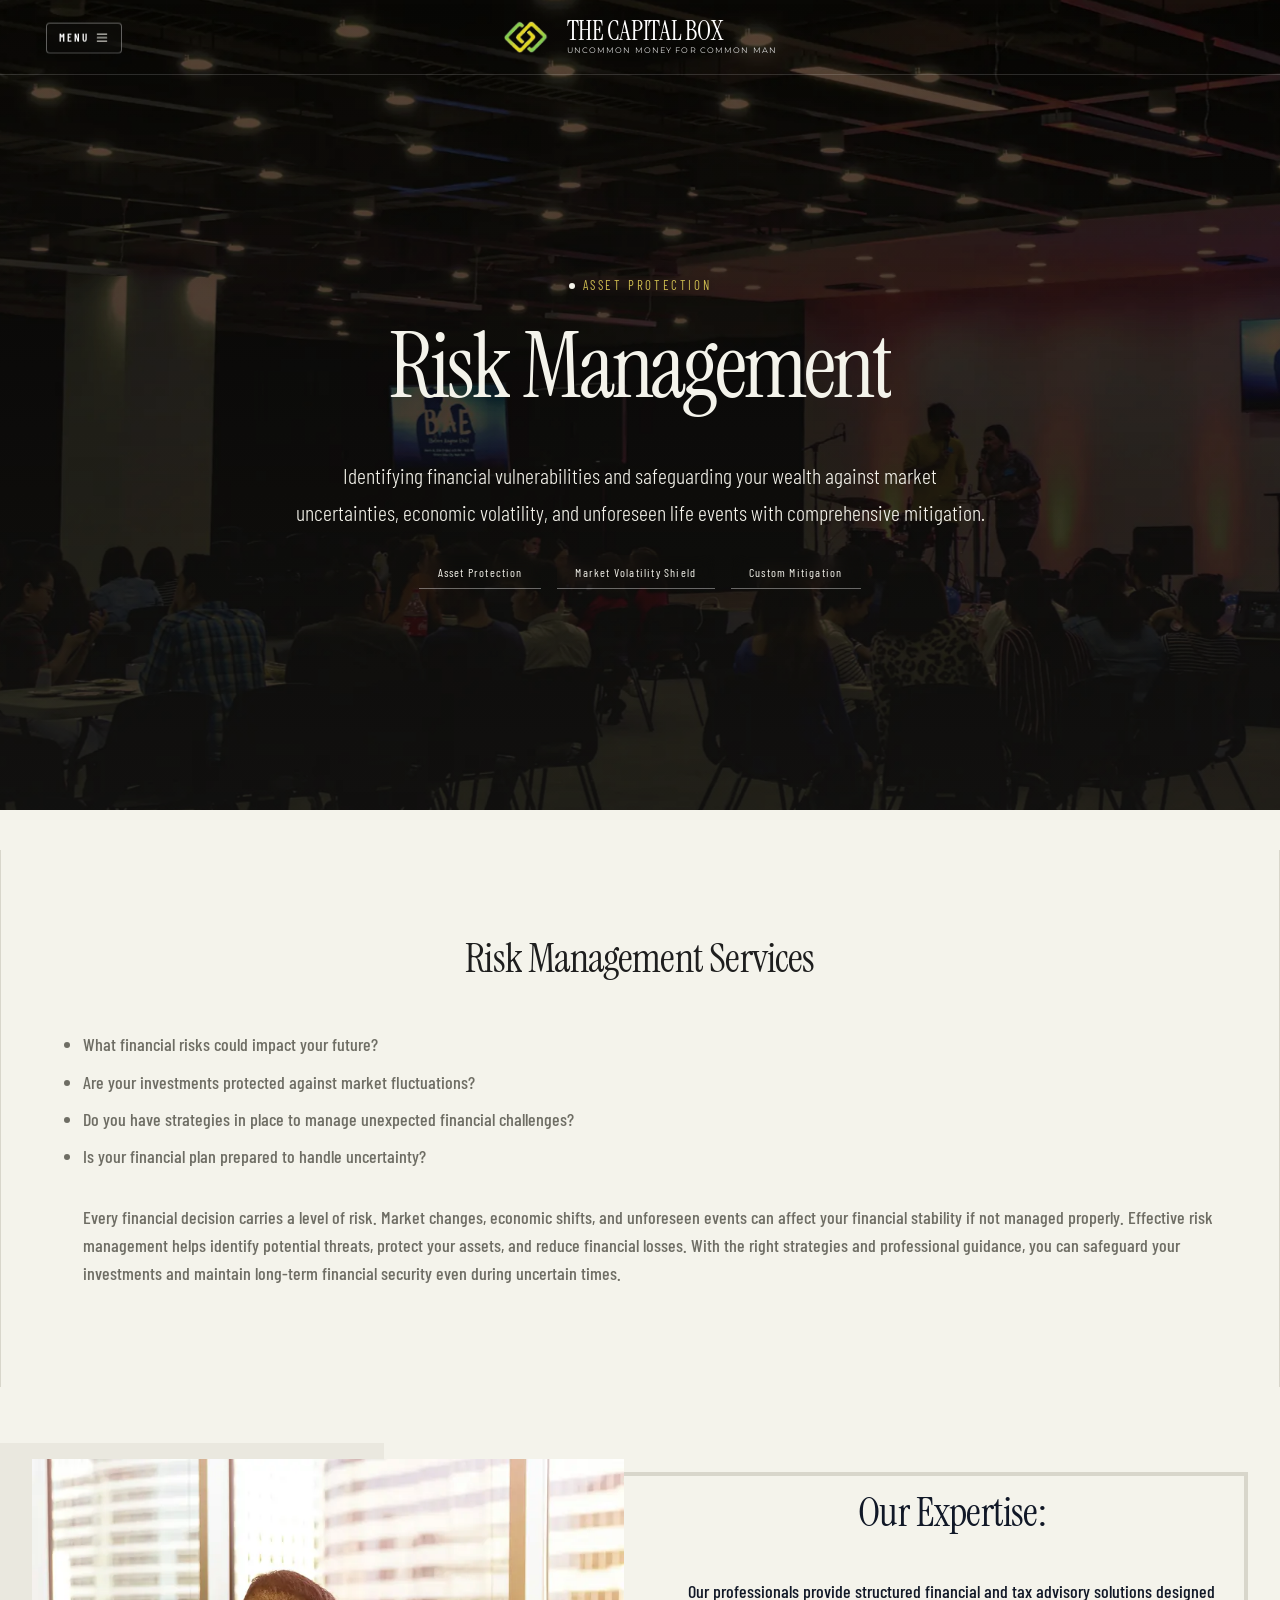
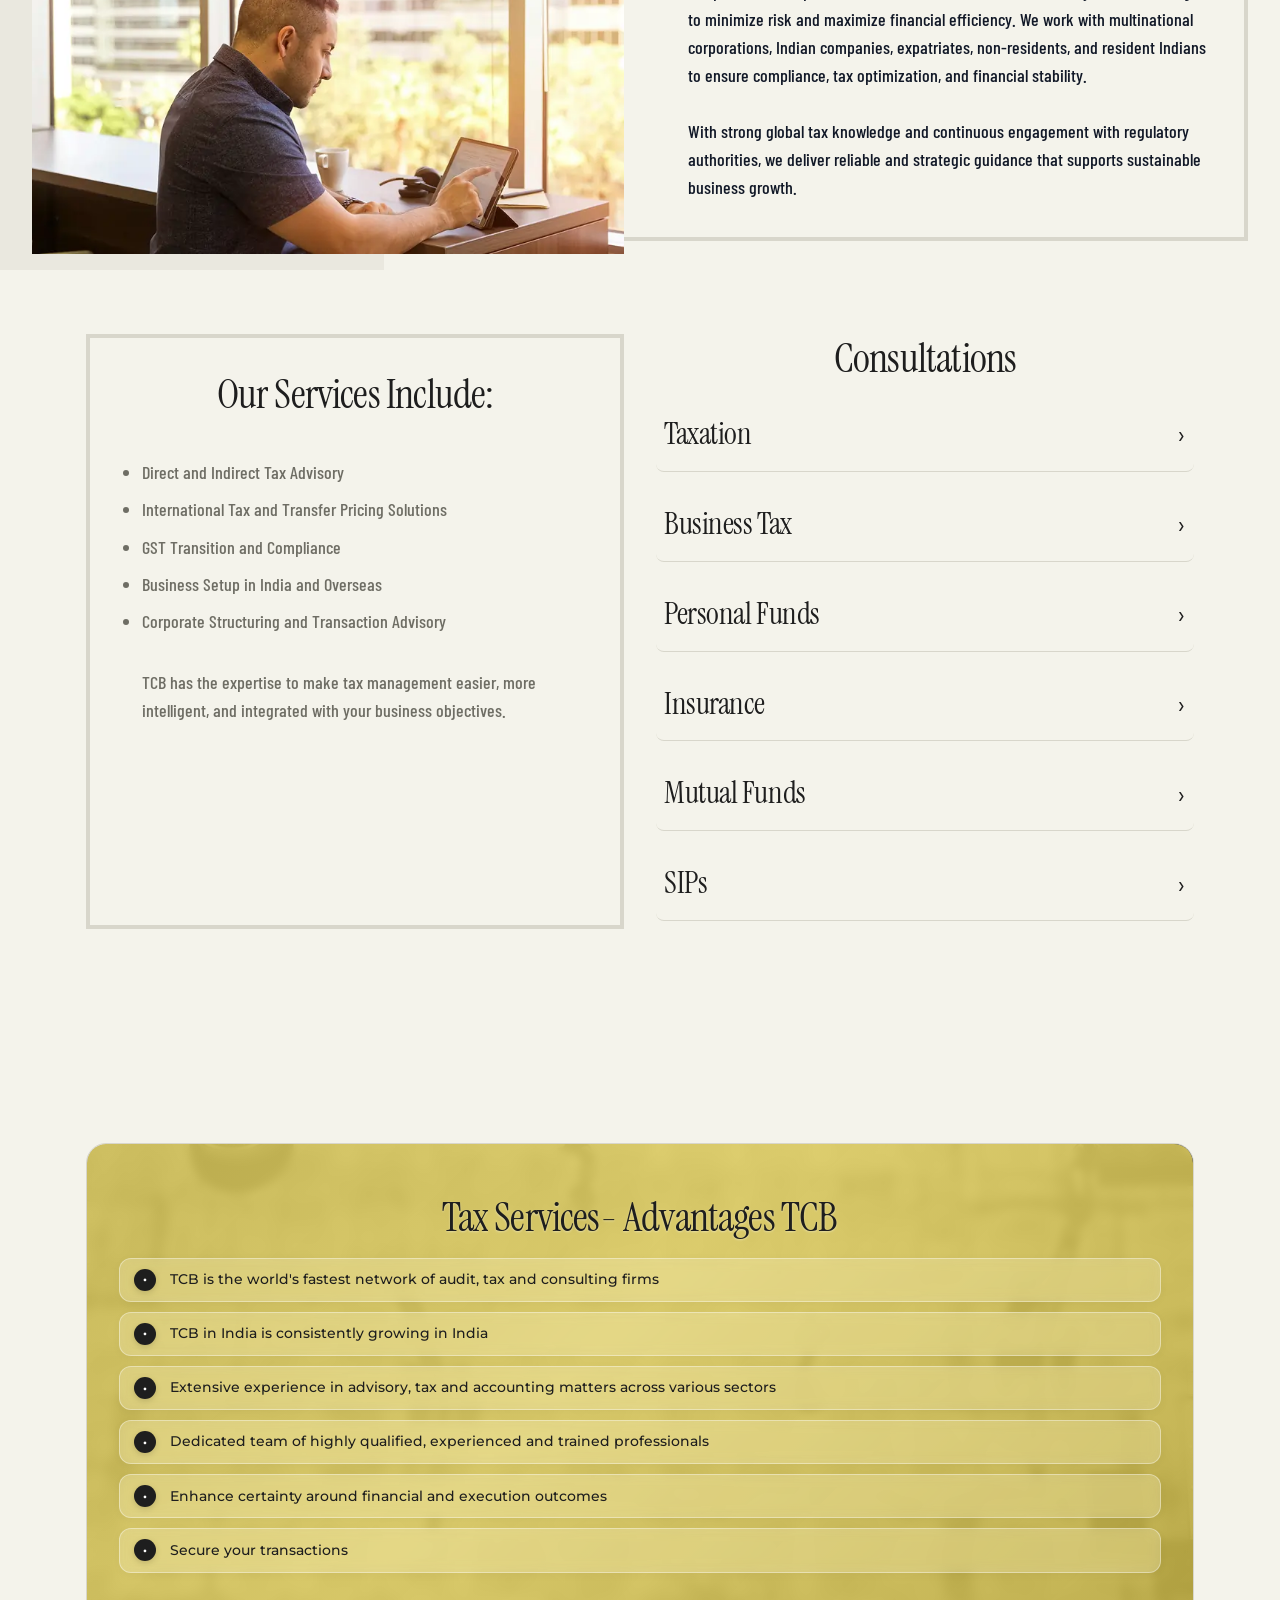
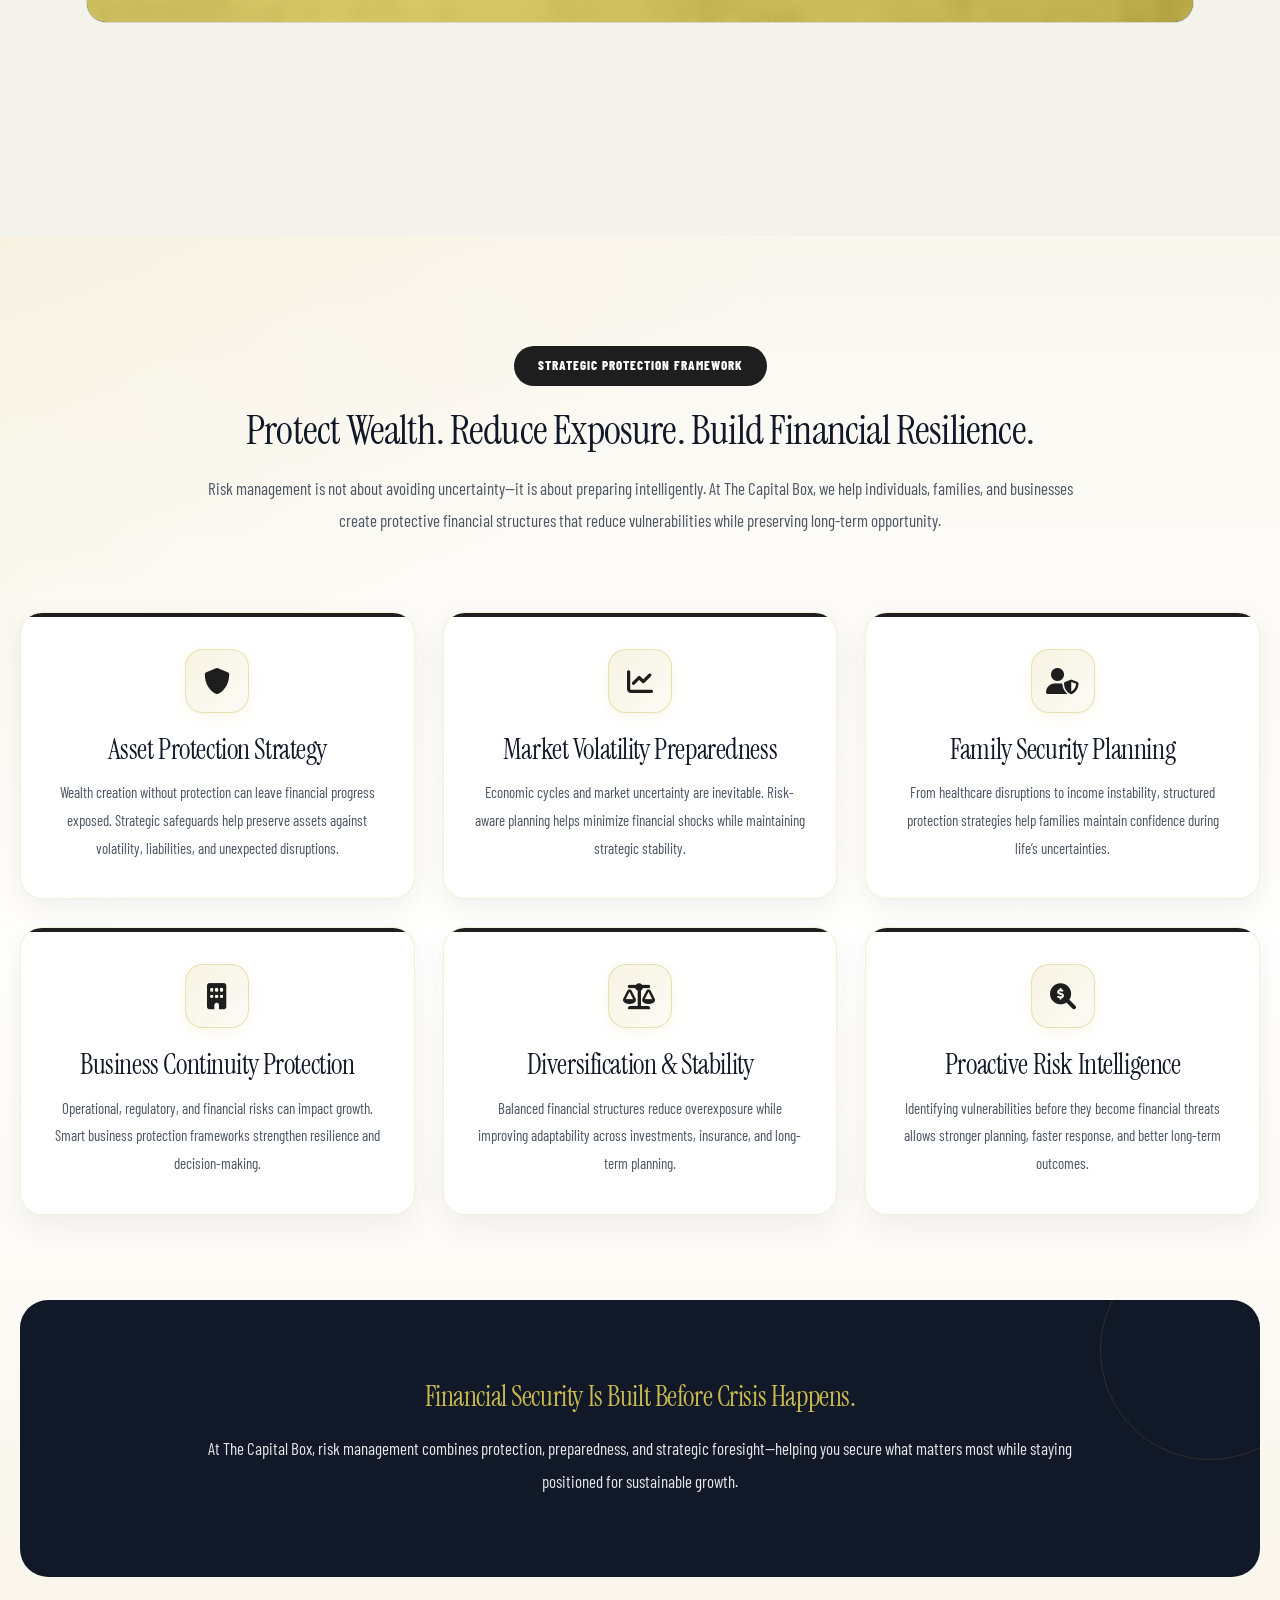
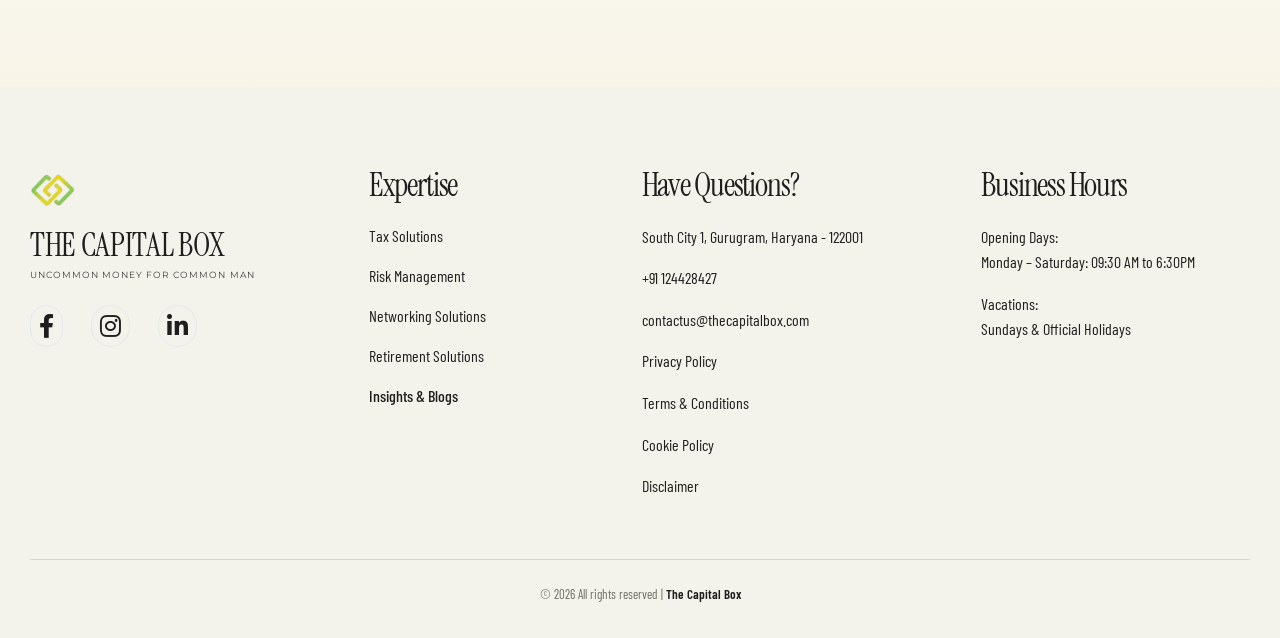
<file: public_html/riskmanagement.html>
<!DOCTYPE html>
<html lang="en">
  <head>
      <script async src="https://pagead2.googlesyndication.com/pagead/js/adsbygoogle.js?client=ca-pub-6537490720599944"
     crossorigin="anonymous"></script>
      <!-- Google tag (gtag.js) -->
<script async src="https://www.googletagmanager.com/gtag/js?id=G-KRYCB19FX7"></script>
<script>
  window.dataLayer = window.dataLayer || [];
  function gtag(){dataLayer.push(arguments);}
  gtag('js', new Date());

  gtag('config', 'G-KRYCB19FX7');
</script>
    <meta charset="UTF-8" />
    <meta name="viewport" content="width=device-width, initial-scale=1" />
    <meta http-equiv="Content-Security-Policy" content="upgrade-insecure-requests">

    <!-- SEO Meta Tags -->
    <meta
      name="description"
      content="The Capital Box offers specialized risk management services—identification, mitigation, and ongoing monitoring—for individuals, families, and businesses."
    />
    <meta
      name="keywords"
      content="risk management, financial risk mitigation, business risk services, risk monitoring, portfolio risk management, the capital box, risk management services, risk management consultation"
    />
    <meta name="author" content="The Capital Box" />
    <meta name="robots" content="index, follow" />
    <meta name="publisher" content="The Capital Box" />
    <link
      rel="canonical"
      href="https://www.thecapitalbox.com/riskmanagement.html"
    />

    <title>The Capital Box | Risk Management & Financial Security</title>

    <!-- Preload critical CSS for performance -->
    <link rel="preload" href="styles.css" as="style" />
    <link rel="stylesheet" href="styles.css" />
    <link rel="stylesheet" href="global.css" />

    <!-- Preconnect for faster loading of external resources -->
    <link rel="preconnect" href="https://fonts.googleapis.com" />
    <link rel="preconnect" href="https://fonts.gstatic.com" crossorigin />

    <!-- Favicon with multiple sizes for cross-device compatibility -->
    <link
      rel="icon"
      href="public/assets/logo-1.webp"
      type="image/png"
      sizes="32x32"
    />
    <link
      rel="icon"
      href="public/assets/logo-1.webp"
      type="image/png"
      sizes="16x16"
    />

    <!-- Web Fonts -->
    <link
      href="https://fonts.googleapis.com/css2?family=Montserrat:ital,wght@0,100..900;1,100..900&display=swap"
      rel="stylesheet"
    />

    <!-- Font Awesome for icons -->
    <link
      rel="stylesheet"
      href="https://cdnjs.cloudflare.com/ajax/libs/font-awesome/6.0.0-beta3/css/all.min.css"
    />

    <!-- Open Graph Meta Tags for better social media preview -->
    <meta
      property="og:title"
      content="The Capital Box | Expert Risk Management & Financial Security"
    />
    <meta
      property="og:description"
      content="Specialized risk identification, mitigation, and monitoring services for complex portfo­lios and businesses."
    />
    <meta property="og:image" content="public/assets/logo-1.webp" />
    <meta
      property="og:url"
      content="https://www.thecapitalbox.com/riskmanagement.html"
    />
    <meta property="og:type" content="website" />

    <!-- Twitter Card Meta Tags -->
    <meta
      name="twitter:title"
      content="The Capital Box | Expert Risk Management & Financial Security"
    />
    <meta
      name="twitter:description"
      content="Tailored financial risk mitigation and monitoring services for individuals, families, and businesses."
    />
    <meta name="twitter:image" content="public/assets/logo-1.webp" />
    <meta name="twitter:card" content="summary_large_image" />

    <style>
    .tcb-risk-section{
    padding:110px 0;
    background:
    linear-gradient(135deg, rgba(203,186,79,0.08), transparent 30%),
    linear-gradient(180deg,#faf7ef,#ffffff,#f8f4e8);
    overflow:hidden;
    }
    .tcb-risk-container{
    max-width:1350px;
    margin:auto;
    padding:0 20px;
    }
    .tcb-risk-header{
    text-align:center;
    margin-bottom:75px;
    }
    .tcb-risk-badge{
    display:inline-block;
    padding:10px 24px;
    background:#1e1e1e;
    color:#ffffff !important;
    font-size:13px;
    font-weight:800;
    letter-spacing:1px;
    border-radius:50px;
    text-transform:uppercase;
    margin-bottom:20px;
    }
    .tcb-risk-title{
    font-size:48px;
    font-weight:800;
    line-height:1.25;
    color:#111827;
    margin-bottom:18px;
    text-align:center;
    }
    .tcb-risk-sub{
    max-width:900px;
    margin:auto;
    font-size:17px;
    line-height:1.9;
    color:#4b5563;
    }
    .tcb-risk-grid{
    display:grid;
    grid-template-columns:repeat(3,1fr);
    gap:28px;
    }
    .tcb-risk-card{
    background:#ffffff;
    padding:36px 28px;
    border-radius:22px;
    border:1px solid rgba(203,186,79,0.22);
    box-shadow:0 10px 30px rgba(0,0,0,0.06);
    transition:all .35s ease;
    position:relative;
    overflow:hidden;
    display:flex;
    flex-direction:column;
    align-items:center;
    text-align:center;
    }
    .tcb-risk-card:hover{
    transform:translateY(-8px);
    box-shadow:0 20px 42px rgba(203,186,79,0.22);
    border-color:rgba(203,186,79,0.6);
    }
    .tcb-risk-card::before{
    content:'';
    position:absolute;
    top:0;
    left:0;
    width:100%;
    height:4px;
    background:#1e1e1e;
    }
    .tcb-risk-icon{
    width:64px;
    height:64px;
    margin:0 auto 20px auto;
    display:flex;
    align-items:center;
    justify-content:center;
    border-radius:18px;
    background:linear-gradient(135deg, rgba(203,186,79,0.16) 0%, rgba(203,186,79,0.06) 100%);
    border:1.5px solid rgba(203,186,79,0.38);
    color:#1e1e1e;
    font-size:26px;
    transition:all .35s ease;
    box-shadow:0 4px 14px rgba(203,186,79,0.12);
    flex-shrink:0;
    }
    .tcb-risk-card:hover .tcb-risk-icon{
    background:#1e1e1e;
    color:#ffffff;
    transform:scale(1.08) rotate(3deg);
    box-shadow:0 8px 22px rgba(203,186,79,0.35);
    border-color:#1e1e1e;
    }
    .tcb-risk-card h3{
    font-size:22px;
    font-weight:700;
    color:#111827;
    margin-bottom:12px;
    text-align:center;
    line-height:1.35;
    width:100%;
    }
    .tcb-risk-card p{
    font-size:15px;
    line-height:1.85;
    color:#4b5563;
    text-align:center;
    margin:0;
    width:100%;
    }
    .tcb-risk-banner{
    margin-top:85px;
    background:#111827;
    border-radius:28px;
    padding:80px;
    text-align:center;
    color:white;
    position:relative;
    overflow:hidden;
    }
    .tcb-risk-banner::before{
    content:'';
    position:absolute;
    top:-60px;
    right:-60px;
    width:220px;
    height:220px;
    border:1px solid rgba(203,186,79,0.15);
    border-radius:50%;
    }
    .tcb-risk-banner h3{
    font-size:36px;
    font-weight:800;
    margin-bottom:18px;
    color:#CBBA4F !important;
    }
    .tcb-risk-banner p{
    font-size:17px;
    line-height:1.9;
    max-width:900px;
    margin:auto;
    color:#e5e7eb;
    }
    @media(max-width:992px){
    .tcb-risk-grid{grid-template-columns:1fr 1fr; gap:26px;}
    }
    @media(max-width:768px){
    .tcb-risk-grid{grid-template-columns:1fr; gap:22px;}
    .tcb-risk-card{padding:28px 20px; border-radius:18px;}
    .tcb-risk-icon{width:56px; height:56px; font-size:22px; border-radius:14px; margin-bottom:16px;}
    .tcb-risk-card h3{font-size:20px; margin-bottom:10px;}
    .tcb-risk-card p{font-size:14px; line-height:1.75;}
    .tcb-risk-title{font-size:28px; line-height:1.3;}
    .tcb-risk-banner{padding:40px 20px; border-radius:20px;}
    .tcb-risk-banner h3{font-size:26px; line-height:1.3;}
    .tcb-risk-banner p{font-size:15px; line-height:1.75;}
    }
    </style>
      <link rel="stylesheet" href="editorial.css?v=45" />
  <link rel="stylesheet" href="mobile.css?v=6" />
</head>

  <body>

    <!-- Loading Spinner -->
    <!--  -->
    <!-- Navbar -->
    <nav
      id="navbar"
      class="navbar fixed top-0 w-full z-40 py-4 md:px-6 transition-all duration-300"
    >
      <div class="mx-auto flex justify-between items-center px-2">
        <div class="flex items-center">
          <a href="/" class="text-white text-xl font-bold">
            <img
              src="public/assets/logo-1.webp"
              alt="the capital box logo"
              class="h-8"
            />
          </a>
          <div class="flex flex-col ml-4 md:hidden lg:block">
            <p class="uppercase text-white text-md md:text-xl font-bold">
              The Capital Box
            </p>
            <p class="uppercase text-white text-xs md:text-base font-light">
              UNCOMMON MONEY FOR COMMON MAN
            </p>
          </div>
        </div>

        <div class="hidden md:flex items-center space-x-8">
          <a
            href="/"
            class="text-white hover:text-primary transition text-lg font-light uppercase"
            >Home</a
          >

          <!-- Dropdown Menu -->
          <div class="dropdown relative">
            <button
              class="text-white hover:text-primary transition flex items-center text-lg font-light uppercase"
              id="dropdownToggle"
            >
              Services
              <svg
                xmlns="http://www.w3.org/2000/svg"
                class="h-4 w-4 ml-1"
                fill="none"
                viewBox="0 0 24 24"
                stroke="currentColor"
              >
                <path
                  stroke-linecap="round"
                  stroke-linejoin="round"
                  stroke-width="2"
                  d="M19 9l-7 7-7-7"
                />
              </svg>
            </button>
            <div class="dropdown-menu bg-white rounded shadow-lg mt-2 w-56">
              <div class="py-2">
                <a
                  href="./taxsolution.html"
                  class="block px-4 py-2 hover:bg-gray-100 hover:text-primary text-gray-700"
                  >Tax Solutions</a
                >
                <a
                  href="./retirementsolutions.html"
                  class="block px-4 py-2 hover:bg-gray-100 hover:text-primary text-gray-700"
                  >Retirement Solutions</a
                >
                <a
                  href="./networksolution.html"
                  class="block px-4 py-2 hover:bg-gray-100 hover:text-primary text-gray-700"
                  >Networking Solutions
                </a>
                <a
                  href="./riskmanagement.html"
                  class="block px-4 py-2 hover:bg-gray-100 hover:text-primary text-gray-700"
                  >Risk Management</a
                >
              </div>
            </div>
          </div>

          <a
            href="./about.html"
            class="text-white hover:text-primary transition text-lg font-light uppercase"
            >About</a
          >
          <a
            href="./blogs.html"
            class="text-white hover:text-primary transition text-lg font-light uppercase"
            >Blogs</a
          >
          <a
            href="./contact.html"
            class="text-white hover:text-primary transition text-lg font-light uppercase"
            >Contact</a
          >
          <a
            href="./careers.html"
            class="text-white transition text-xl uppercase font-light border border-primary rounded-lg px-4 py-2 hover:bg-[#CBBA4F] hover:text-white hover:font-normal"
            >Careers</a
          >
        </div>

        <!-- Mobile menu button -->
        <div class="md:hidden">
          <button id="mobile-menu-button" class="text-white">
            <!-- Hamburger Icon -->
            <svg
              id="hamburger-icon"
              xmlns="http://www.w3.org/2000/svg"
              class="h-6 w-6"
              fill="none"
              viewBox="0 0 24 24"
              stroke="currentColor"
            >
              <path
                stroke-linecap="round"
                stroke-linejoin="round"
                stroke-width="2"
                d="M4 6h16M4 12h16M4 18h16"
              />
            </svg>
            <!-- X Icon (hidden by default) -->
            <svg
              id="close-icon"
              class="h-6 w-6 hidden"
              xmlns="http://www.w3.org/2000/svg"
              fill="none"
              viewBox="0 0 24 24"
              stroke="currentColor"
            >
              <path
                stroke-linecap="round"
                stroke-linejoin="round"
                stroke-width="2"
                d="M6 18L18 6M6 6l12 12"
              />
            </svg>
          </button>
        </div>
      </div>

      <!-- Mobile menu -->
      <div
        id="mobile-menu"
        class="hidden md:hidden bg-navColor bg-opacity-40 mt-4 py-2"
      >
        <a
          href="/"
          class="block px-6 py-2 text-white hover:bg-primary"
          >Home</a
        >
        <div class="relative">
          <button
            id="mobile-dropdown-button"
            class="w-full text-left px-6 py-2 text-white hover:bg-primary flex justify-between items-center"
          >
            Services
            <svg
              xmlns="http://www.w3.org/2000/svg"
              class="h-4 w-4"
              fill="none"
              viewBox="0 0 24 24"
              stroke="currentColor"
            >
              <path
                stroke-linecap="round"
                stroke-linejoin="round"
                stroke-width="2"
                d="M19 9l-7 7-7-7"
              />
            </svg>
          </button>
          <div
            id="mobile-dropdown"
            class="hidden bg-[#1F2937] rounded-lg mx-4 my-2"
          >
            <a
              href="./taxsolution.html"
              class="block px-6 py-2 text-white hover:bg-primary rounded-t-lg"
              >Tax Solutions</a
            >
            <a
              href="./retirementsolutions.html"
              class="block px-6 py-2 text-white hover:bg-primary"
              >Retirement Solutions</a
            >
            <a
              href="./networksolution.html"
              class="block px-6 py-2 text-white hover:bg-primary rounded-b-lg"
              >Networking Solutions</a
            >
            <a
              href="./riskmanagement.html"
              class="block px-6 py-2 text-white hover:bg-primary rounded-b-lg"
              >Risk Management</a
            >
          </div>
        </div>
        <a
          href="./about.html"
          class="block px-6 py-2 text-white hover:bg-primary"
          >About</a
        >
        <a
          href="./blogs.html"
          class="block px-6 py-2 text-white hover:bg-primary"
          >Blogs</a
        >
        <a
          href="./contact.html"
          class="block px-6 py-2 text-white hover:bg-primary"
          >Contact</a
        >
        <a
          href="./careers.html"
          class="block px-6 py-2 text-white hover:bg-primary"
          >Careers</a
        >
      </div>
    </nav>
    <!--  -->
    <main>
      <!-- Hero Section -->
      <div class="relative">
        <!-- Hero Image & Content -->
        <div class="subpage-hero w-full bg-cover bg-center relative overflow-hidden">
          <img
            src="public/assets/SERVICES04.webp"
            alt="Risk Management Hero Image"
            class="subpage-hero-img w-full h-full object-cover"
          />

          <!-- Hero Content Overlay -->
          <div class="subpage-hero-overlay">
            <div class="subpage-hero-content">
              <div class="subpage-hero-badge">
                <span class="subpage-hero-badge-dot"></span>
                <span>Asset Protection</span>
              </div>
              <h1 class="subpage-hero-title">
                Risk Management
              </h1>
              <p class="subpage-hero-desc">
                Identifying financial vulnerabilities and safeguarding your wealth against market uncertainties, economic volatility, and unforeseen life events with comprehensive mitigation.
              </p>
              <div class="subpage-hero-pills">
                <span class="subpage-hero-pill">Asset Protection</span>
                <span class="subpage-hero-pill">Market Volatility Shield</span>
                <span class="subpage-hero-pill">Custom Mitigation</span>
              </div>
            </div>
          </div>
        </div>

        <!-- Feature Card Container -->
        <div class="subpage-card-container container mx-auto px-4 relative">
          <div class="w-full">
            <!-- First Card -->
            <div
              class="w-full bg-white rounded-xl shadow-xl transform transition duration-500 hover:-translate-y-1 border-4 border-primary"
            >
              <div class="p-6 flex flex-col gap-4 md:gap-8">
                <h2
                  class="text-xl md:text-4xl font-bold text-gray-800 mb-4 text-center"
                >
                  Risk Management Services
                </h2>
                <div
                  class="text-gray-600 mb-4 text-md md:text-lg font-medium flex flex-col gap-4"
                >
                  <ul class="list-disc pl-5 space-y-2">
                    <li>What financial risks could impact your future?</li>
                    <li>Are your investments protected against market fluctuations?</li>
                    <li>Do you have strategies in place to manage unexpected financial challenges?</li>
                    <li>Is your financial plan prepared to handle uncertainty?</li>
                  </ul>
                  <p class="text-lg mt-4 text-gray-700 font-medium leading-relaxed pl-5" style="padding-left: 1.25rem;">
                    Every financial decision carries a level of risk. Market changes, economic shifts, and unforeseen events can affect your financial stability if not managed properly. Effective risk management helps identify potential threats, protect your assets, and reduce financial losses. With the right strategies and professional guidance, you can safeguard your investments and maintain long-term financial security even during uncertain times.
                  </p>
                </div>
              </div>
            </div>
          </div>
        </div>
      </div>
      <!--  -->
      <!-- Second Section -->
      <div
        class="w-full h-full md:w-full relative px-4 my-6 md:my-0 md:px-8 py-4 sm:text-sm md:text-xl lg:text-lg xl:text-xl"
      >
        <div
          class="hidden md:block bg-primary w-[30vw] h-full absolute left-0 top-0 -z-10"
        ></div>
        <div class="max-w-7xl mx-auto">
          <div class="grid md:grid-cols-2 gap-8 items-center relative">
            <!-- Image -->
            <div
              class="relative z-10 transform transition duration-500 hover:scale-105"
            >
              <img
                src="public/assets/risk-02 - Copy.webp"
                alt="risk management"
                class="shadow-md w-full h-full object-cover rounded-md xl:block md:hidden lg:hidden sm:block"
              />
              <img
                srcset="
                  public/assets/risk-02-400w.avif 400w,
                  public/assets/risk-02-600w.avif 600w
                "
                sizes="(max-width: 400px) 400px, (min-width: 401px) 600px"
                src="public/assets/risk-02.webp"
                alt="risk management"
                width="800"
                height="700"
                loading="lazy"
                class="shadow-md w-full h-full object-cover rounded-md xl:hidden lg:block md:block sm:hidden hidden"
              />
            </div>

            <!-- Text Content with border that extends behind the image -->
            <div class="relative">
              <!-- Border that extends behind the image -->
              <div
                class="absolute top-0 bottom-0 left-0 md:-left-24 lg:-left-32 right-0 border-4 border-primary rounded-md -z-5"
              ></div>

              <!-- The actual content -->
              <h2 class="text-3xl md:text-5xl font-normal text-gray-900 mt-4 text-center">Our Expertise:</h2>
              <p
                class="relative z-10 py-10 p-8 text-md md:text-2xl text-gray-900 md:text-sm lg:text-lg font-medium mt-0"
              >
                Our professionals provide structured financial and tax advisory solutions designed to minimize risk and maximize financial efficiency. We work with multinational corporations, Indian companies, expatriates, non-residents, and resident Indians to ensure compliance, tax optimization, and financial stability. <br><br>With strong global tax knowledge and continuous engagement with regulatory authorities, we deliver reliable and strategic guidance that supports sustainable business growth.
                
              </p>
             
            </div>
          </div>
        </div>
      </div>
      <!--  -->
      <!-- Our Service Includes & Consultaions  -->
      <div class="container mx-auto px-4 my-16">
        <div class="w-full flex flex-col md:flex-row gap-8">
          <!-- First Card -->
          <div
            class="w-full md:w-1/2 bg-white rounded-xl shadow-xl transform transition duration-500 hover:-translate-y-1 border-4 border-primary"
          >
            <div class="p-6 md:p-8 flex flex-col gap-4 md:gap-6">
              <h2 class="text-xl md:text-3xl font-bold text-gray-800 text-center">
                Our Services Include:
              </h2>
              <div class="text-gray-600 text-md md:text-lg font-medium flex flex-col gap-4">
                <ul class="list-disc pl-5 space-y-2">
                  <li>Direct and Indirect Tax Advisory</li>
                  <li>International Tax and Transfer Pricing Solutions</li>
                  <li>GST Transition and Compliance</li>
                  <li>Business Setup in India and Overseas</li>
                  <li>Corporate Structuring and Transaction Advisory</li>
                </ul>
                <p class="text-base md:text-lg mt-4 text-gray-700 font-medium leading-relaxed pl-5" style="padding-left: 1.25rem;">
                  TCB has the expertise to make tax management easier, more intelligent, and integrated with your business objectives.
                </p>
              </div>
            </div>
          </div>
          <!--  -->
          <!-- Right Container with Consultation Options -->
          <div class="w-full md:w-1/2">
            <h2 class="text-2xl md:text-3xl font-bold mb-6 text-center">Consultations</h2>
            <div class="consultation-accordion flex flex-col gap-2">
              <!-- Option 1: Taxation -->
              <div class="consultation-item border-b border-gray-200 transition-all duration-300 rounded-lg" data-consultation="taxation">
                <button
                  type="button"
                  class="consultation-header w-full py-4 px-3 flex justify-between items-center text-left transition-colors duration-200 group"
                  aria-expanded="false">
                  <span class="text-lg font-medium text-gray-800 group-hover:text-primary transition-colors">Taxation</span>
                  <span class="consultation-arrow text-primary text-xl font-bold transition-transform duration-300">›</span>
                </button>
                <div class="consultation-content overflow-hidden max-h-0 transition-all duration-400 ease-in-out opacity-0">
                  <div class="pb-5 pt-1 px-3 text-gray-600 text-sm md:text-base leading-relaxed">
                    <p class="mb-3 font-normal">
                      Taxation plays a crucial role in funding essential public services such as infrastructure, healthcare, education, and national defense. Understanding taxation helps individuals and businesses make informed financial decisions.
                    </p>
                    <ul class="space-y-1.5 pl-3 border-l-2 border-primary text-xs md:text-sm text-gray-700">
                      <li><strong>Direct &amp; Indirect Taxes:</strong> Taxes collected directly on earnings or indirectly on consumption.</li>
                      <li><strong>Types of Taxes:</strong> Income tax, corporate tax, sales tax/GST, capital gains, and customs duties.</li>
                      <li><strong>Modern Trends:</strong> Digital taxation, green environmental levies, and global minimum tax frameworks.</li>
                      <li><strong>Strategic Planning:</strong> Proactive compliance avoiding penalties while legally optimizing wealth.</li>
                    </ul>
                  </div>
                </div>
              </div>

              <!-- Option 2: Business Tax -->
              <div class="consultation-item border-b border-gray-200 transition-all duration-300 rounded-lg" data-consultation="business">
                <button
                  type="button"
                  class="consultation-header w-full py-4 px-3 flex justify-between items-center text-left transition-colors duration-200 group"
                  aria-expanded="false">
                  <span class="text-lg font-medium text-gray-800 group-hover:text-primary transition-colors">Business Tax</span>
                  <span class="consultation-arrow text-primary text-xl font-bold transition-transform duration-300">›</span>
                </button>
                <div class="consultation-content overflow-hidden max-h-0 transition-all duration-400 ease-in-out opacity-0">
                  <div class="pb-5 pt-1 px-3 text-gray-600 text-sm md:text-base leading-relaxed">
                    <p class="mb-3 font-normal">
                      Business taxation forms the backbone of economic fairness and national development. It ensures companies contribute their fair share while maintaining profitability, expansion capability, and competitive advantage.
                    </p>
                    <ul class="space-y-1.5 pl-3 border-l-2 border-primary text-xs md:text-sm text-gray-700">
                      <li><strong>Corporate Income Tax:</strong> Taxes levied on net profits, shaping pricing, investment, and reinvestment strategies.</li>
                      <li><strong>Sales Tax &amp; GST:</strong> Value-added transaction taxes impacting product margins and consumer demand.</li>
                      <li><strong>Payroll &amp; Withholding:</strong> Mandatory employer tax withholdings, social security, and statutory compliances.</li>
                      <li><strong>Global Tax Standards:</strong> Pillar Two global minimum taxation and cross-border transfer pricing compliance.</li>
                    </ul>
                  </div>
                </div>
              </div>

              <!-- Option 3: Personal Funds -->
              <div class="consultation-item border-b border-gray-200 transition-all duration-300 rounded-lg" data-consultation="personal">
                <button
                  type="button"
                  class="consultation-header w-full py-4 px-3 flex justify-between items-center text-left transition-colors duration-200 group"
                  aria-expanded="false">
                  <span class="text-lg font-medium text-gray-800 group-hover:text-primary transition-colors">Personal Funds</span>
                  <span class="consultation-arrow text-primary text-xl font-bold transition-transform duration-300">›</span>
                </button>
                <div class="consultation-content overflow-hidden max-h-0 transition-all duration-400 ease-in-out opacity-0">
                  <div class="pb-5 pt-1 px-3 text-gray-600 text-sm md:text-base leading-relaxed">
                    <p class="mb-3 font-normal">
                      Managing personal funds wisely is essential for achieving financial independence, lifestyle security, and peace of mind. Structured budgeting, disciplined saving, and tactical asset allocation ensure a resilient financial future.
                    </p>
                    <ul class="space-y-1.5 pl-3 border-l-2 border-primary text-xs md:text-sm text-gray-700">
                      <li><strong>Sources of Wealth:</strong> Salaries, business dividends, investment yields, real estate, and family inheritances.</li>
                      <li><strong>Budgeting Discipline:</strong> Aligning daily household liquidity with medium and long-term milestone goals.</li>
                      <li><strong>Emergency Reserves:</strong> Tiered liquid reserves safeguarding families against career shifts or market volatility.</li>
                      <li><strong>Financial Literacy:</strong> Ongoing advisory empowering informed decisions across every stage of wealth.</li>
                    </ul>
                  </div>
                </div>
              </div>

              <!-- Option 4: Insurance -->
              <div class="consultation-item border-b border-gray-200 transition-all duration-300 rounded-lg" data-consultation="insurance">
                <button
                  type="button"
                  class="consultation-header w-full py-4 px-3 flex justify-between items-center text-left transition-colors duration-200 group"
                  aria-expanded="false">
                  <span class="text-lg font-medium text-gray-800 group-hover:text-primary transition-colors">Insurance</span>
                  <span class="consultation-arrow text-primary text-xl font-bold transition-transform duration-300">›</span>
                </button>
                <div class="consultation-content overflow-hidden max-h-0 transition-all duration-400 ease-in-out opacity-0">
                  <div class="pb-5 pt-1 px-3 text-gray-600 text-sm md:text-base leading-relaxed">
                    <p class="mb-3 font-normal">
                      Insurance provides critical financial protection and risk management against life's unforeseen events—accidents, critical illness, and asset liabilities. It is the cornerstone of generational wealth preservation.
                    </p>
                    <ul class="space-y-1.5 pl-3 border-l-2 border-primary text-xs md:text-sm text-gray-700">
                      <li><strong>Tailored Life Cover:</strong> Pure term policies designed to replace human economic value and protect family dependents.</li>
                      <li><strong>Comprehensive Health Shield:</strong> High-sum-insured policies insulating accumulated wealth from hospital inflation.</li>
                      <li><strong>Asset &amp; Liability Protection:</strong> Commercial, property, and professional indemnity coverage shielding against claims.</li>
                      <li><strong>Dedicated Claims Advocacy:</strong> End-to-end concierge guidance ensuring speedy settlement when you need it most.</li>
                    </ul>
                  </div>
                </div>
              </div>

              <!-- Option 5: Mutual Funds -->
              <div class="consultation-item border-b border-gray-200 transition-all duration-300 rounded-lg" data-consultation="mutual">
                <button
                  type="button"
                  class="consultation-header w-full py-4 px-3 flex justify-between items-center text-left transition-colors duration-200 group"
                  aria-expanded="false">
                  <span class="text-lg font-medium text-gray-800 group-hover:text-primary transition-colors">Mutual Funds</span>
                  <span class="consultation-arrow text-primary text-xl font-bold transition-transform duration-300">›</span>
                </button>
                <div class="consultation-content overflow-hidden max-h-0 transition-all duration-400 ease-in-out opacity-0">
                  <div class="pb-5 pt-1 px-3 text-gray-600 text-sm md:text-base leading-relaxed">
                    <p class="mb-3 font-normal">
                      Mutual funds allow you to participate in capital markets through professionally managed, diversified portfolios of equities, debt, and gold, tailored to your unique investment horizon and risk tolerance.
                    </p>
                    <ul class="space-y-1.5 pl-3 border-l-2 border-primary text-xs md:text-sm text-gray-700">
                      <li><strong>Instant Diversification:</strong> Spreads exposure across sectors and market caps to curb single-stock risk.</li>
                      <li><strong>Professional Fund Management:</strong> Veteran fund managers and analysts actively monitoring market conditions.</li>
                      <li><strong>High Liquidity:</strong> Easily purchase or redeem units at transparent daily SEBI-regulated NAVs.</li>
                      <li><strong>Tax-Advantaged Schemes:</strong> Equity-Linked Savings Schemes (ELSS) delivering 80C deductions plus equity compounding.</li>
                    </ul>
                  </div>
                </div>
              </div>

              <!-- Option 6: SIPs -->
              <div class="consultation-item border-b border-gray-200 transition-all duration-300 rounded-lg" data-consultation="sips">
                <button
                  type="button"
                  class="consultation-header w-full py-4 px-3 flex justify-between items-center text-left transition-colors duration-200 group"
                  aria-expanded="false">
                  <span class="text-lg font-medium text-gray-800 group-hover:text-primary transition-colors">SIPs</span>
                  <span class="consultation-arrow text-primary text-xl font-bold transition-transform duration-300">›</span>
                </button>
                <div class="consultation-content overflow-hidden max-h-0 transition-all duration-400 ease-in-out opacity-0">
                  <div class="pb-5 pt-1 px-3 text-gray-600 text-sm md:text-base leading-relaxed">
                    <p class="mb-3 font-normal">
                      A Systematic Investment Plan (SIP) is a powerful, disciplined approach to long-term wealth accumulation. By investing fixed amounts at regular intervals, you bypass emotional market timing and harness compounding.
                    </p>
                    <ul class="space-y-1.5 pl-3 border-l-2 border-primary text-xs md:text-sm text-gray-700">
                      <li><strong>Disciplined Investing Habit:</strong> Automatically routes allocations on fixed dates without emotional bias.</li>
                      <li><strong>Rupee Cost Averaging:</strong> Automatically accumulates more units during market dips and fewer at market peaks.</li>
                      <li><strong>Power of Compounding:</strong> Returns reinvested over 5, 10, or 20 years multiply exponentially over time.</li>
                      <li><strong>Flexible &amp; Accessible:</strong> Begin with amounts as low as ₹500, with full freedom to pause or step-up contributions.</li>
                    </ul>
                  </div>
                </div>
              </div>
            </div>
          </div>
        </div>
      </div>
      <!--  -->
      <!-- Tax Services Advantages TCB -->
      <section class="consultation-section my-16 md:my-24">
        <div class="container mx-auto px-4">
          <div class="w-full flex">
            <!-- Container with Image and Yellow Overlay -->
            <div class="consultation-card max-w-4xl mx-auto transform transition duration-500 hover:scale-[1.01]">
              <img
                src="public/assets/tax-04.webp"
                alt="Financial consultation"
                class="consultation-card-bg"
              />
              <div class="consultation-card-overlay p-6 md:p-10">
                <h2 class="text-xl md:text-3xl font-bold text-black mb-6 text-center">
                  Tax Services- Advantages TCB
                </h2>
                <ul
                  class="text-black space-y-3.5 text-sm md:text-base lg:text-lg font-medium"
                >
                  <li class="flex items-start">
                    <span class="mr-2.5 font-bold text-lg leading-none">•</span>
                    <span
                      >TCB is the world's fastest network of audit, tax and
                      consulting firms</span
                    >
                  </li>
                  <li class="flex items-start">
                    <span class="mr-2.5 font-bold text-lg leading-none">•</span>
                    <span>TCB in India is consistently growing in India</span>
                  </li>
                  <li class="flex items-start">
                    <span class="mr-2.5 font-bold text-lg leading-none">•</span>
                    <span
                      >Extensive experience in advisory, tax and accounting
                      matters across various sectors</span
                    >
                  </li>
                  <li class="flex items-start">
                    <span class="mr-2.5 font-bold text-lg leading-none">•</span>
                    <span
                      >Dedicated team of highly qualified, experienced and
                      trained professionals</span
                    >
                  </li>
                  <li class="flex items-start">
                    <span class="mr-2.5 font-bold text-lg leading-none">•</span>
                    <span
                      >Enhance certainty around financial and execution
                      outcomes</span
                    >
                  </li>
                  <li class="flex items-start">
                    <span class="mr-2.5 font-bold text-lg leading-none">•</span>
                    <span>Secure your transactions</span>
                  </li>
                </ul>
              </div>
            </div>
          </div>
        </div>
      </section>
      <!--  -->
    </main>
    
    <!-- RISK MANAGEMENT NEW ARTICLES START -->

    <section class="tcb-risk-section">
    <div class="tcb-risk-container">
    
    <!-- HEADER -->
    <div class="tcb-risk-header">
    <div class="tcb-risk-badge">Strategic Protection Framework</div>
    <h2 class="tcb-risk-title">Protect Wealth. Reduce Exposure. Build Financial Resilience.</h2>
    <p class="tcb-risk-sub">
    Risk management is not about avoiding uncertainty—it is about preparing intelligently. At The Capital Box, we help individuals, families, and businesses create protective financial structures that reduce vulnerabilities while preserving long-term opportunity.
    </p>
    </div>
    
    <!-- GRID -->
    <div class="tcb-risk-grid">
    
    <div class="tcb-risk-card">
    <div class="tcb-risk-icon"><i class="fas fa-shield-alt"></i></div>
    <h3>Asset Protection Strategy</h3>
    <p>
    Wealth creation without protection can leave financial progress exposed. Strategic safeguards help preserve assets against volatility, liabilities, and unexpected disruptions.
    </p>
    </div>
    
    <div class="tcb-risk-card">
    <div class="tcb-risk-icon"><i class="fas fa-chart-line"></i></div>
    <h3>Market Volatility Preparedness</h3>
    <p>
    Economic cycles and market uncertainty are inevitable. Risk-aware planning helps minimize financial shocks while maintaining strategic stability.
    </p>
    </div>
    
    <div class="tcb-risk-card">
    <div class="tcb-risk-icon"><i class="fas fa-user-shield"></i></div>
    <h3>Family Security Planning</h3>
    <p>
    From healthcare disruptions to income instability, structured protection strategies help families maintain confidence during life’s uncertainties.
    </p>
    </div>
    
    <div class="tcb-risk-card">
    <div class="tcb-risk-icon"><i class="fas fa-building"></i></div>
    <h3>Business Continuity Protection</h3>
    <p>
    Operational, regulatory, and financial risks can impact growth. Smart business protection frameworks strengthen resilience and decision-making.
    </p>
    </div>
    
    <div class="tcb-risk-card">
    <div class="tcb-risk-icon"><i class="fas fa-balance-scale"></i></div>
    <h3>Diversification & Stability</h3>
    <p>
    Balanced financial structures reduce overexposure while improving adaptability across investments, insurance, and long-term planning.
    </p>
    </div>
    
    <div class="tcb-risk-card">
    <div class="tcb-risk-icon"><i class="fas fa-search-dollar"></i></div>
    <h3>Proactive Risk Intelligence</h3>
    <p>
    Identifying vulnerabilities before they become financial threats allows stronger planning, faster response, and better long-term outcomes.
    </p>
    </div>
    
    </div>
    
    <!-- CLOSING BANNER -->
    <div class="tcb-risk-banner">
    <h3>Financial Security Is Built Before Crisis Happens.</h3>
    <p>
    At The Capital Box, risk management combines protection, preparedness, and strategic foresight—helping you secure what matters most while staying positioned for sustainable growth.
    </p>
    </div>
    
    </div>
    </section>
    
    <!-- RISK MANAGEMENT NEW ARTICLES END -->
    
    <!-- Footer -->
<footer class="bg-[#4B4B4B] text-white py-10 px-6 text-sm md:text-base">
        <div
            class="w-full max-w-[90%] 2xl:max-w-[1600px] mx-auto grid grid-cols-1 sm:grid-cols-2 md:grid-cols-2 lg:grid-cols-4 gap-4 md:gap-10">
            <!-- Logo and Social Icons -->
            <div class="flex flex-col items-center justify-center md:items-start gap-8">
                <div class="flex flex-col items-center justify-center gap-6">
                    <img src="public/assets/logo-1.webp" alt="The Capital Box Logo" />
                    <div class="flex flex-col">
                        <h2
                            class="text-xl text-center md:text-start text-primary md:text-2xl font-bold leading-tight uppercase mb-2">
                            the capital box
                        </h2>
                        <p class="text-primary text-xs md:text-sm text-center md:text-start">
                            UNCOMMON MONEY FOR COMMON MAN
                        </p>
                    </div>
                </div>
                <div class="flex space-x-4 mt-2 justify-center md:justify-start">
                    <a href="https://www.facebook.com/share/1Eqcw9arBm/" class="hover:text-primary"
                        aria-label="Facebook"><i
                            class="fab fa-facebook-f text-xl md:text-2xl border p-2 rounded-full hover:bg-white"></i></a>
                    <a href="https://www.instagram.com/thecapitalbox_/?igsh=MWg4c3o0MjdvNjVndQ%3D%3D#"
                        class="hover:text-primary" aria-label="instagram"><i
                            class="fab fa-instagram text-xl md:text-2xl border p-2 rounded-full hover:bg-white"></i></a>
                    <a href="https://www.linkedin.com/company/finfitt/" class="hover:text-primary"
                        aria-label="linkedin"><i
                            class="fab fa-linkedin-in text-xl md:text-2xl border p-2 rounded-full hover:bg-white"></i></a>
                </div>
            </div>

            <!-- Expertise -->
            <div class="px-4">
                <h3 class="text-lg md:text-2xl font-semibold mb-4 text-primary">
                    Expertise
                </h3>
                <div class="flex flex-col gap-4 text-gray-300">
                    <a href="./taxsolution.html" class="hover:text-primary">Tax Solutions</a>
                    <a href="./riskmanagement.html" class="hover:text-primary">Risk Management</a>
                    <a href="./networksolution.html" class="hover:text-primary">Networking Solutions</a>
                    <a href="./retirementsolutions.html" class="hover:text-primary">Retirement Solutions</a>
                    <a href="./blogs.html" class="hover:text-primary font-medium text-[#CBBA4F]">Insights & Blogs</a>
                </div>
            </div>

            <!-- Contact Info -->
            <div class="px-4">
                <h3 class="text-lg md:text-2xl font-semibold mb-4 text-primary">
                    Have Questions?
                </h3>
                <ul class="space-y-2 text-gray-300">
                    <li>South City 1, Gurugram, Haryana - 122001</li>
                    <li>+91 124428427</li>
                    <li>contactus@thecapitalbox.com</li>
                    <li>
                        <a href="privacy.html" class="hover:text-primary cursor-pointer">Privacy Policy</a>
                    </li>
                    <li>
                        <a href="terms.html" class="hover:text-primary cursor-pointer">Terms & Conditions</a>
                    </li>
                    <li>
                        <a href="cookie-policy.html" class="hover:text-primary cursor-pointer">Cookie Policy</a>
                    </li>
                    <li>
                        <a href="disclaimer.html" class="hover:text-primary cursor-pointer">Disclaimer</a>
                    </li>
                </ul>
            </div>

            <!-- Business Hours -->
            <div class="px-4">
                <h3 class="text-lg md:text-2xl font-semibold mb-4 text-primary">
                    Business Hours
                </h3>
                <ul class="space-y-2 text-gray-300">
                    <li>
                        <span class="text-yellow-400">Opening Days:</span> <br />
                        Monday – Saturday: 09:30 AM to 6:30PM
                    </li>
                    <li>
                        <span class="text-yellow-400">Vacations:</span> <br />
                        Sundays & Official Holidays
                    </li>
                </ul>
            </div>
        </div>

        <div class="mt-10 text-center text-xs md:text-sm text-gray-400">
            © 2026 All rights reserved |
            <a href="/" class="hover:text-primary font-semibold">The Capital Box</a>
        </div>
    </footer>

    <!--  -->
    <script type="application/ld+json">
      {
        "@context": "https://schema.org",
        "@type": "Organization",
        "name": "The Capital Box",
        "url": "https://www.thecapitalbox.com/",
        "logo": "https://www.thecapitalbox.com/public/assets/logo-1.webp",
        "description": "The Capital Box offers financial insights, market trends, and expert investment strategies, including enterprise networking solutions.",
        "contactPoint": {
          "@type": "ContactPoint",
          "telephone": "+91 124428427",
          "contactType": "customer service",
          "email": "contactus@thecapitalbox.com",
          "areaServed": "IN"
        },
        "address": {
          "@type": "PostalAddress",
          "streetAddress": "South City 1",
          "addressLocality": "Gurugram",
          "addressRegion": "Haryana",
          "postalCode": "122001",
          "addressCountry": "IN"
        },
        "sameAs": [
          "https://www.facebook.com/share/1Eqcw9arBm/",
          "https://www.instagram.com/thecapitalbox_/?igsh=MWg4c3o0MjdvNjVndQ%3D%3D#",
          "https://www.linkedin.com/company/finfitt/"
        ]
      }
    </script>
    <script src="main.js?v=5"></script>
      <script src="editorial.js?v=4" defer></script>
  </body>
</html>
</file>
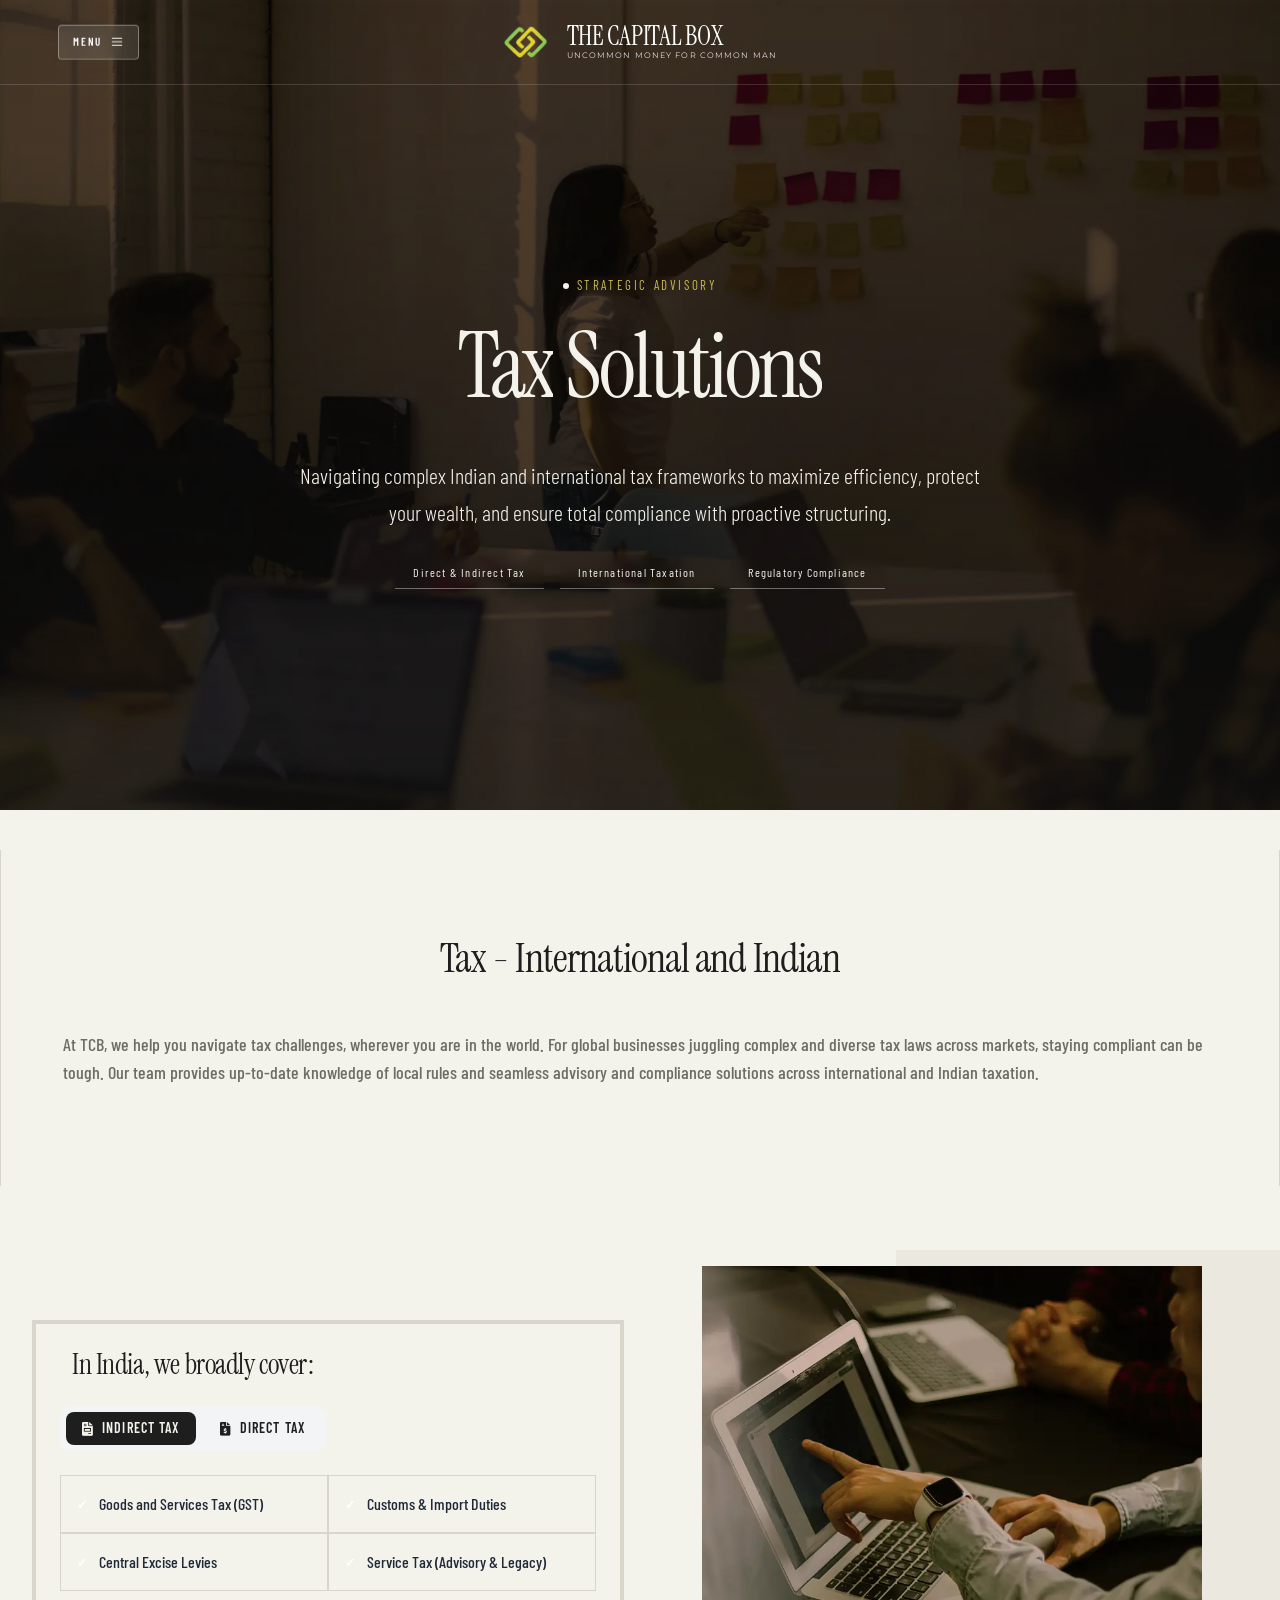
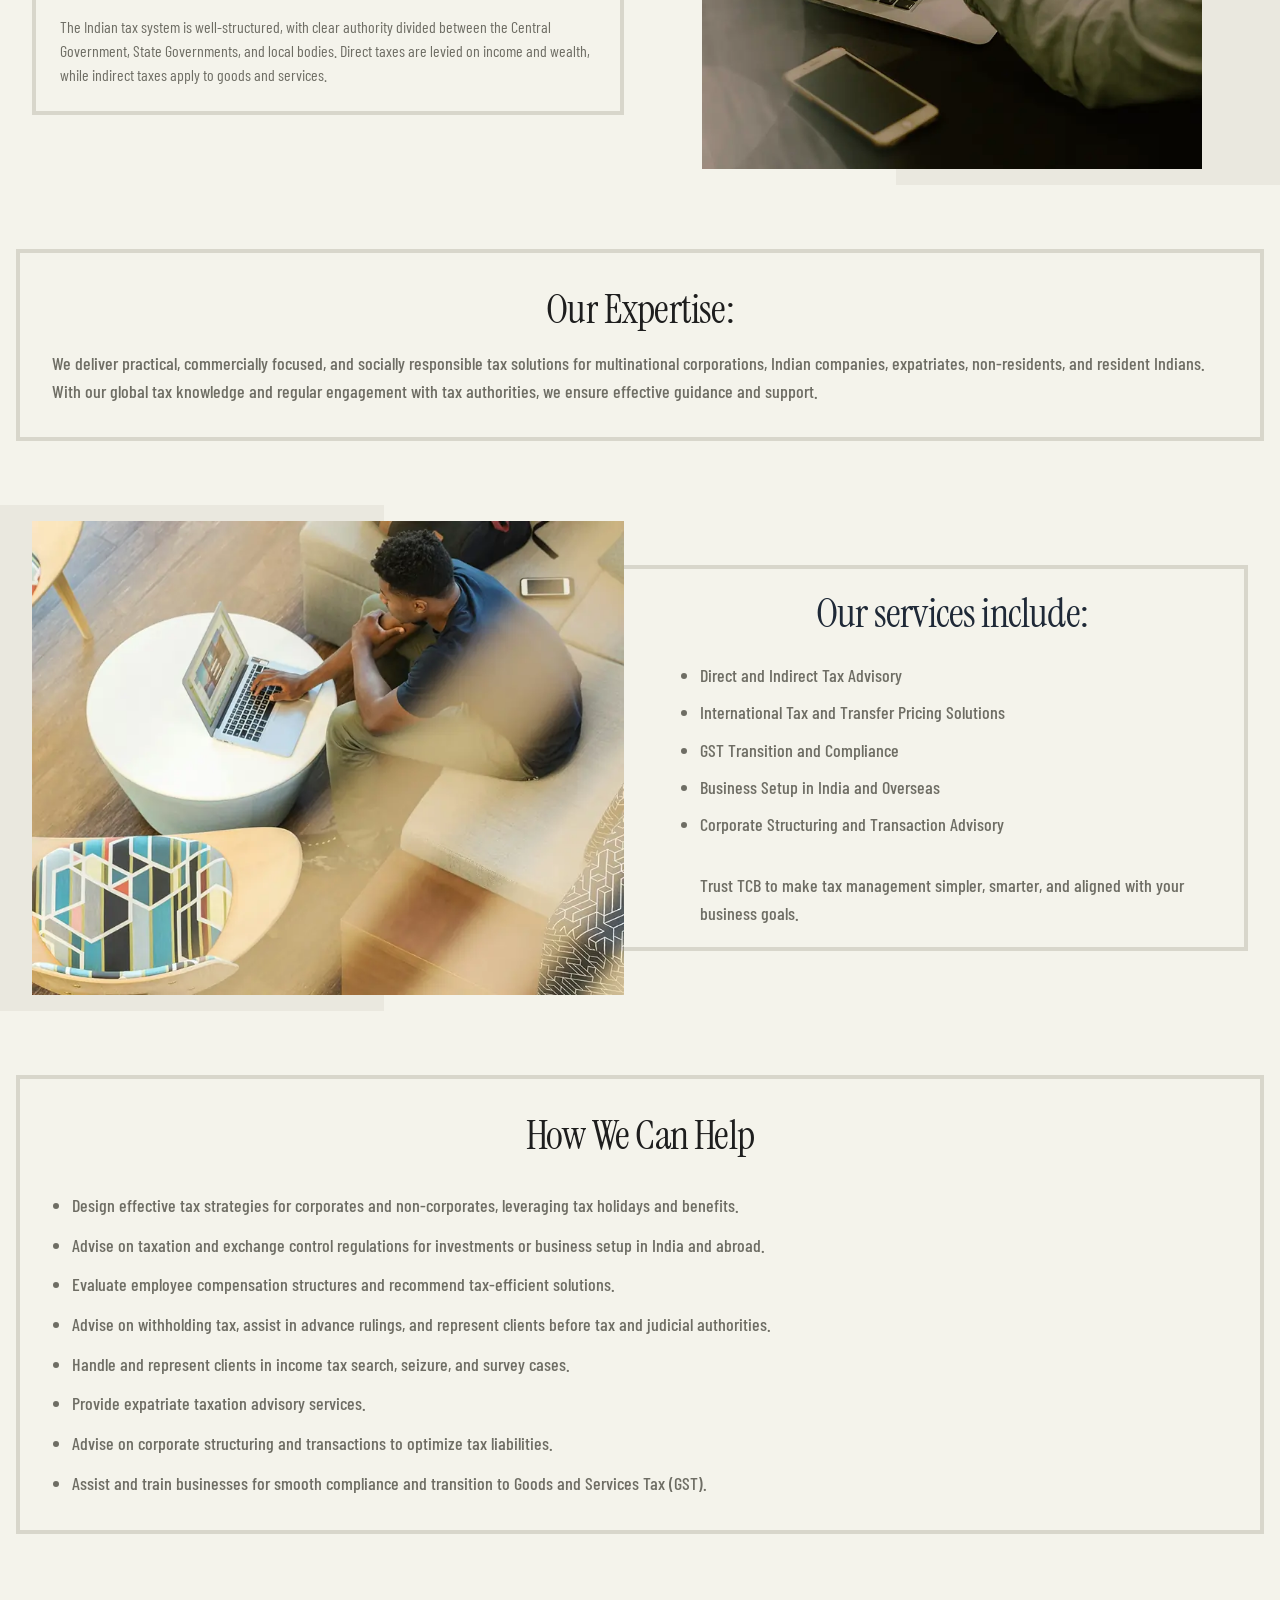
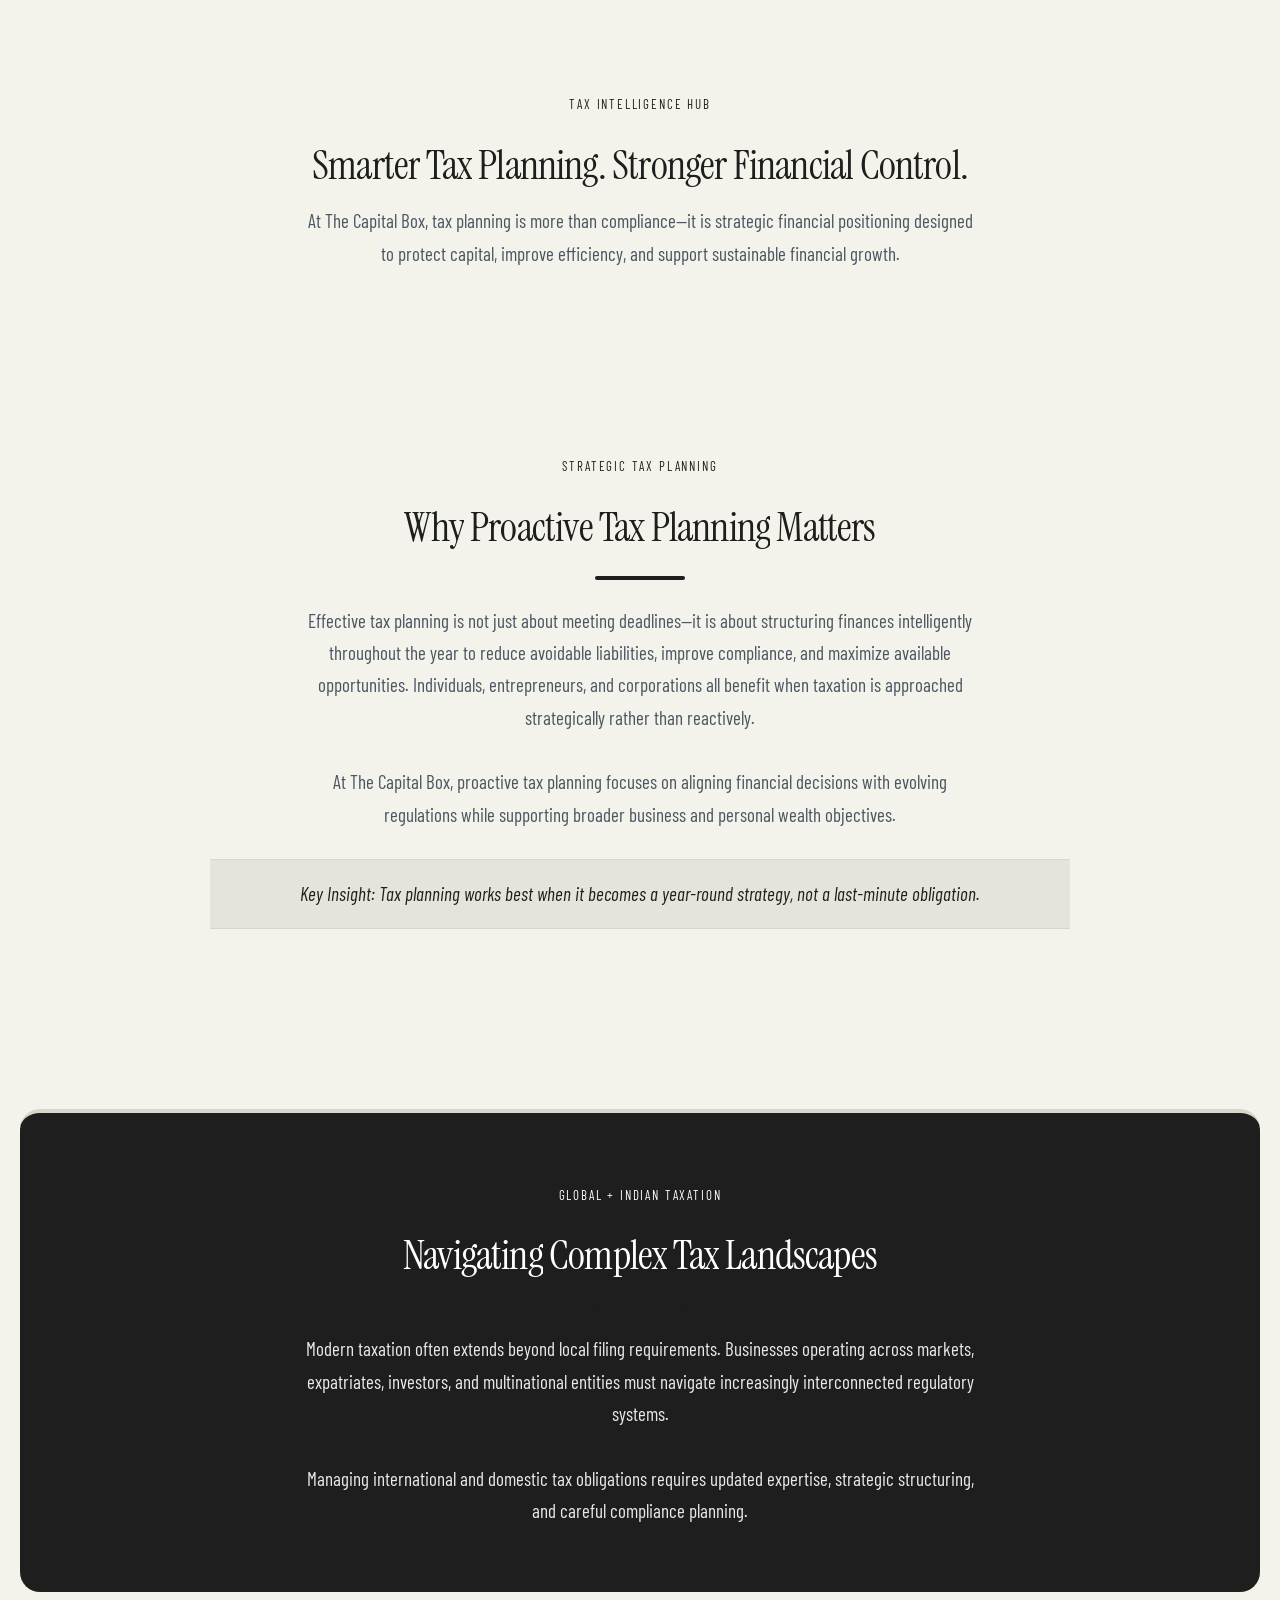
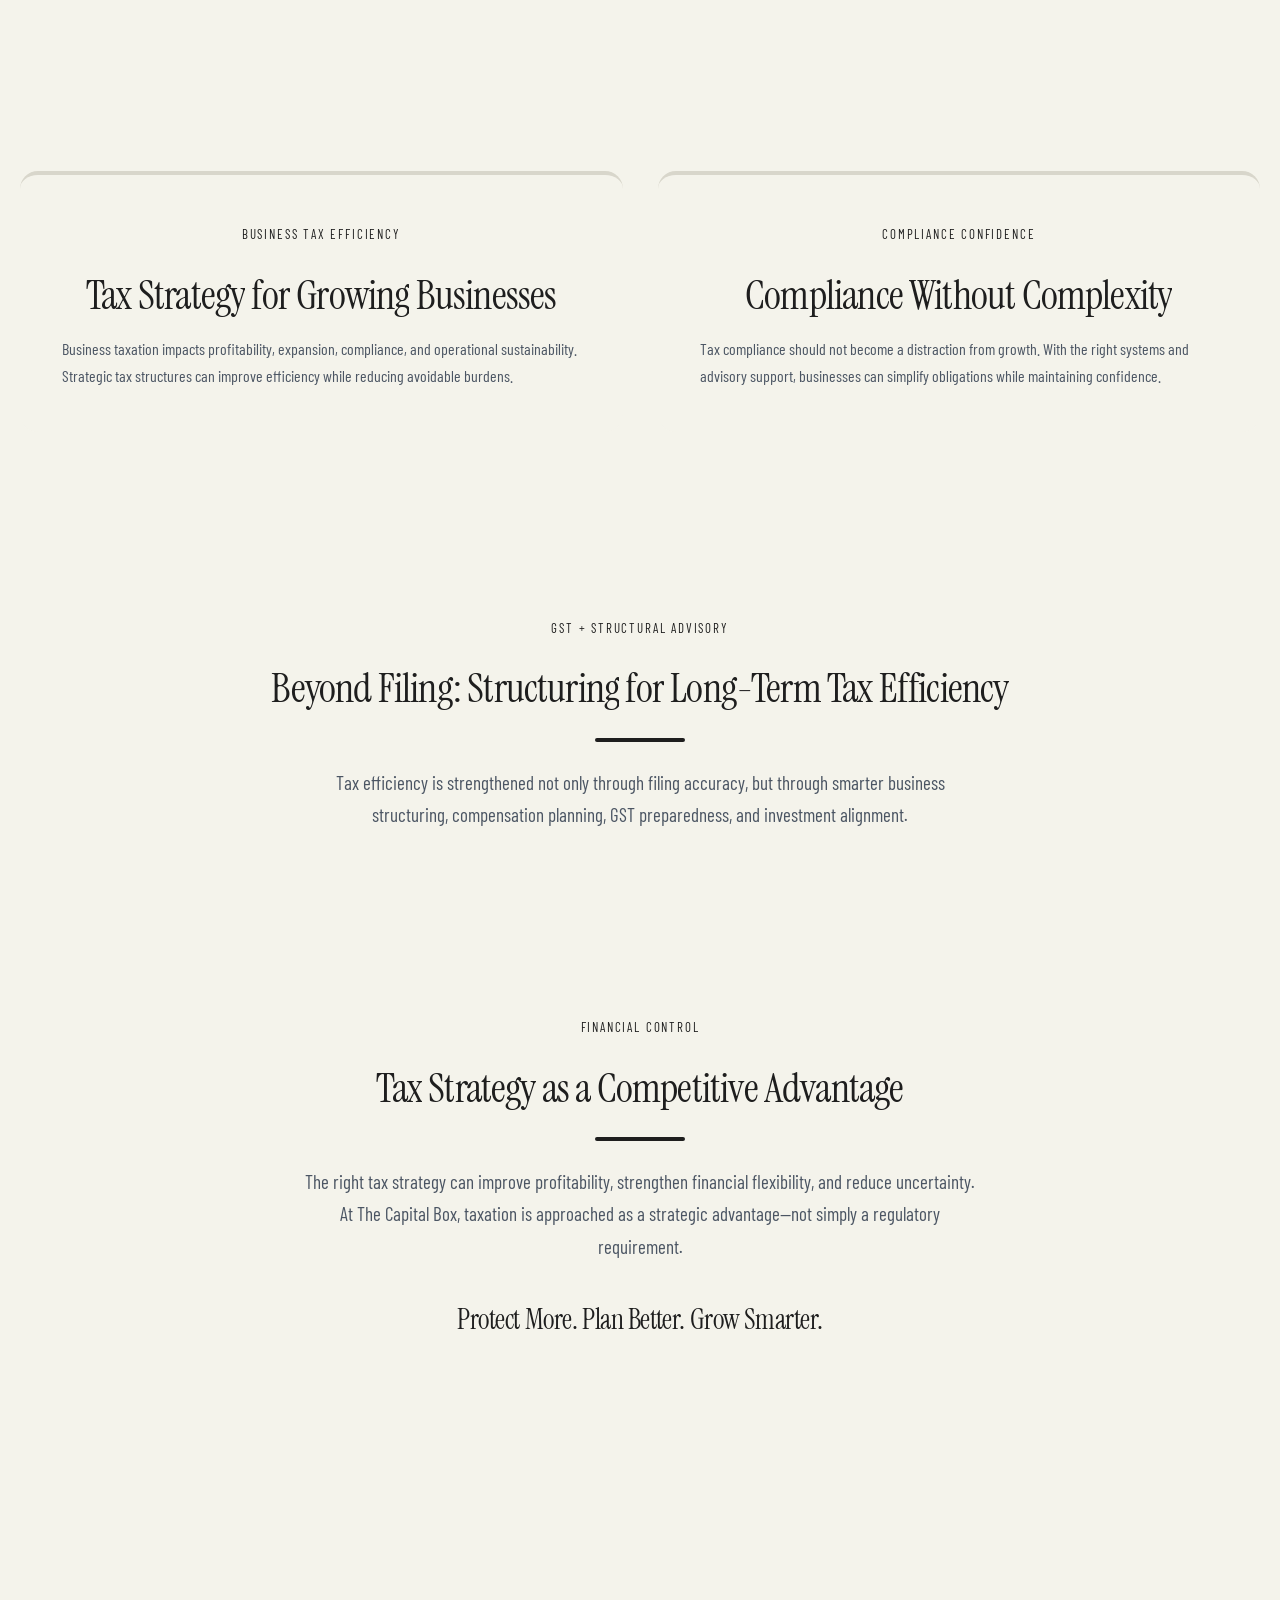
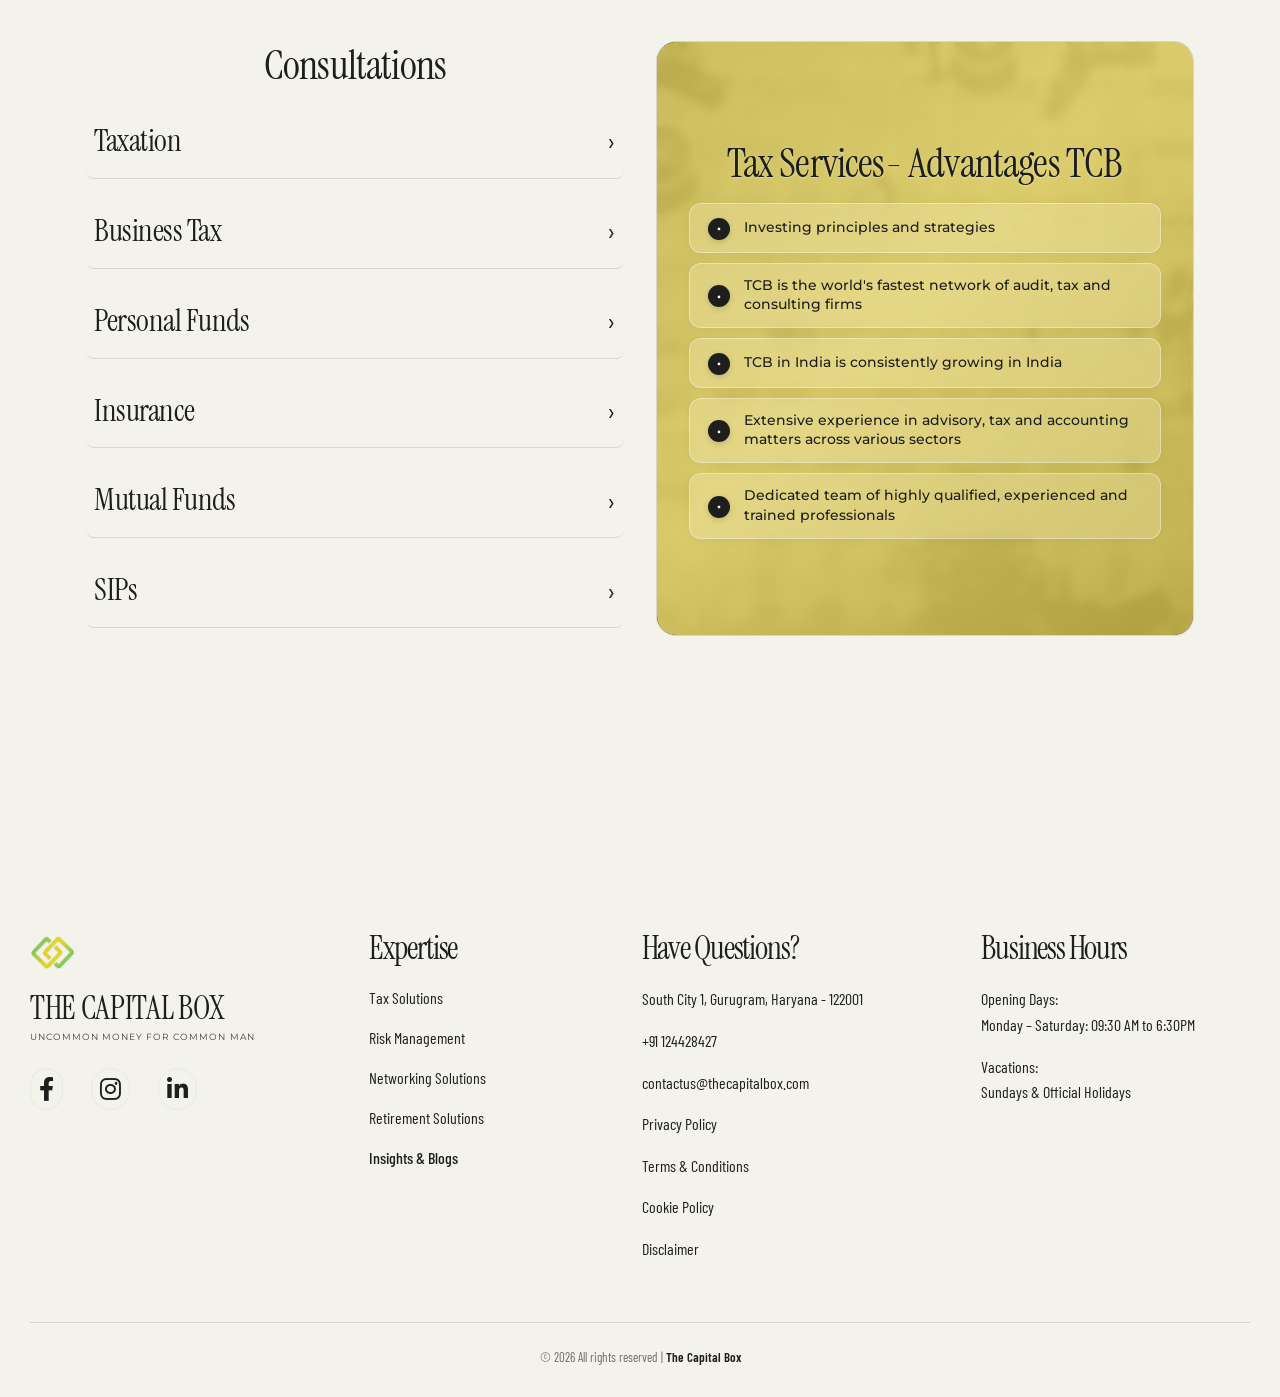
<file: public_html/taxsolution.html>
<!DOCTYPE html>
<html lang="en">
  <head>
      <script async src="https://pagead2.googlesyndication.com/pagead/js/adsbygoogle.js?client=ca-pub-6537490720599944"
     crossorigin="anonymous"></script>
      <!-- Google tag (gtag.js) -->
<script async src="https://www.googletagmanager.com/gtag/js?id=G-KRYCB19FX7"></script>
<script>
  window.dataLayer = window.dataLayer || [];
  function gtag(){dataLayer.push(arguments);}
  gtag('js', new Date());

  gtag('config', 'G-KRYCB19FX7');
</script>
    <meta charset="UTF-8" />
    <meta name="viewport" content="width=device-width, initial-scale=1" />
    <meta http-equiv="Content-Security-Policy" content="upgrade-insecure-requests">

    <!-- SEO Meta Tags -->
    <meta
      name="description"
      content="Discover The Capital Box’s expert tax solutions, offering tailored tax planning and optimization services for individuals, families, and businesses."
    />
    <meta
      name="keywords"
      content="tax planning services, tax optimization, tax consulting, tax services for businesses, individual tax planning, family tax strategies, tax solutions, business tax, tax advisory"
    />
    <meta name="author" content="The Capital Box" />
    <meta name="robots" content="index, follow" />
    <meta name="publisher" content="The Capital Box" />
    <link
      rel="canonical"
      href="https://www.thecapitalbox.com/taxsolution.html"
    />

    <title>
      The Capital Box | Expert Tax Solutions
    </title>

    <!-- Preload critical CSS for better performance -->
    <link rel="preload" href="styles.css" as="style" />
    <link rel="stylesheet" href="styles.css" />
    <link rel="stylesheet" href="global.css" />

    <!-- Preconnect for faster external resource loading -->
    <link rel="preconnect" href="https://fonts.googleapis.com" />
    <link rel="preconnect" href="https://fonts.gstatic.com" crossorigin />

    <!-- Favicon with multiple sizes for cross-device compatibility -->
    <link
      rel="icon"
      href="public/assets/logo-1.webp"
      type="image/png"
      sizes="32x32"
    />
    <link
      rel="icon"
      href="public/assets/logo-1.webp"
      type="image/png"
      sizes="16x16"
    />

    <!-- Web Fonts -->
    <link
      href="https://fonts.googleapis.com/css2?family=Montserrat:ital,wght@0,100..900;1,100..900&display=swap"
      rel="stylesheet"
    />

    <!-- Font Awesome for icons -->
    <link
      rel="stylesheet"
      href="https://cdnjs.cloudflare.com/ajax/libs/font-awesome/6.0.0-beta3/css/all.min.css"
    />

    <!-- Open Graph Meta Tags for better social media preview -->
    <meta
      property="og:title"
      content="The Capital Box | Expert Tax Solutions for Individuals & Businesses"
    />
    <meta
      property="og:description"
      content="Discover The Capital Box’s expert tax solutions, offering tailored tax planning and optimization services for individuals, families, and businesses."
    />
    <meta property="og:image" content="public/assets/logo-1.webp" />
    <meta
      property="og:url"
      content="https://www.thecapitalbox.com/taxsolution.html"
    />
    <meta property="og:type" content="website" />

    <!-- Twitter Card Meta Tags -->
    <meta
      name="twitter:title"
      content="The Capital Box | Expert Tax Solutions for Individuals & Businesses"
    />
    <meta
      name="twitter:description"
      content="Discover expert tax solutions with The Capital Box. Learn about strategies for minimizing taxes, planning services, and more."
    />
    <meta name="twitter:image" content="public/assets/logo-1.webp" />
    <meta name="twitter:card" content="summary_large_image" />

    <style>
    .tcb-tax-section{padding:90px 0;}
    .tcb-tax-container{max-width:1280px;margin:auto;padding:0 20px;}
    .tcb-tax-title{font-size:42px;font-weight:800;line-height:1.3;margin-bottom:20px;color:#111827;text-align:center;}
    .tcb-tax-text{font-size:19px;line-height:1.7;color:#4b5563;text-align:center;max-width:680px;margin:0 auto;}
    .tcb-tax-card .tcb-tax-text{text-align:left;max-width:none;font-size:16px;}
    .tcb-tax-badge{
    display:table;
    margin:0 auto 18px auto;
    background:#1e1e1e;
    color:#ffffff !important;
    padding:8px 18px;
    font-size:13px;
    font-weight:700;
    border-radius:30px;
    letter-spacing:1px;
    text-transform:uppercase;
    text-align:center;
    }
    .tcb-tax-grid{display:grid;grid-template-columns:repeat(2,1fr);gap:35px;}
    .tcb-tax-card{
    background:#ffffff;
    padding:42px;
    border-radius:18px;
    box-shadow:0 14px 36px rgba(0,0,0,0.08);
    border-top:4px solid #1e1e1e;
    border-left:none;
    transition:0.35s ease;
    }
    .tcb-tax-card:hover{transform:translateY(-8px);}
    .tcb-tax-dark{
    background:linear-gradient(135deg,#111827,#1f2937);
    padding:65px;
    border-radius:20px;
    border-top:4px solid #1e1e1e;
    color:#fff;
    }
    .tcb-tax-dark .tcb-tax-title{color:#ffffff;text-align:center;}
    .tcb-tax-dark .tcb-tax-text{color:#f3f4f6;}
    .tcb-tax-divider{
    width:90px;
    height:4px;
    background:#1e1e1e;
    margin:25px auto;
    border-radius:999px;
    }
    .tcb-tax-note{
    margin-top:25px;
    padding:18px 24px;
    background:#e5e4dc;
    border-top:1px solid #d8d6cb;
    border-bottom:1px solid #d8d6cb;
    border-left:none;
    text-align:center;
    font-style:italic;
    }
    @media(max-width:768px){
    .tcb-tax-section{padding:40px 0;}
    .tcb-tax-container{padding:0 16px;}
    .tcb-tax-grid{grid-template-columns:1fr; gap:20px;}
    .tcb-tax-title{font-size:26px; line-height:1.3; text-align:center;}
    .tcb-tax-text{font-size:15px; line-height:1.8;}
    .tcb-tax-card{padding:24px 20px; border-radius:14px; border-top:4px solid #1e1e1e; border-left:none;}
    .tcb-tax-dark{padding:28px 20px; border-radius:16px; border-top:4px solid #1e1e1e;}
    .tcb-tax-dark .tcb-tax-title{color:#ffffff; text-align:center;}
    }

    /* Tax Capsule Tab Buttons (Horizontal Layout Guarantee) */
    .tax-tab-capsule {
      display: flex !important;
      flex-direction: row !important;
      flex-wrap: nowrap !important;
      align-items: center !important;
      box-sizing: border-box !important;
    }
    .tax-tab-btn {
      display: inline-flex !important;
      flex-direction: row !important;
      align-items: center !important;
      justify-content: center !important;
      white-space: nowrap !important;
      text-align: center !important;
      box-sizing: border-box !important;
    }
    @media (max-width: 640px) {
      .tax-tab-capsule {
        width: 100% !important;
        gap: 6px !important;
        padding: 4px !important;
      }
      .tax-tab-btn {
        flex: 1 1 0% !important;
        padding: 8px 10px !important;
        font-size: 13px !important;
        gap: 6px !important;
      }
    }

    /* Consultation Accordion Polish - Generous Padding */
    .consultation-item {
      border-radius: 12px !important;
      margin-bottom: 8px !important;
      overflow: hidden;
      transition: all 0.3s ease;
    }
    .consultation-item.consultation-active {
      background-color: rgba(203, 186, 79, 0.08) !important;
      border-left: 4px solid #1e1e1e !important;
      box-shadow: 0 4px 14px rgba(0, 0, 0, 0.03) !important;
    }
    .consultation-header {
      padding: 18px 24px !important;
    }
    .consultation-content > div {
      padding: 8px 24px 28px 24px !important;
    }
    @media (max-width: 640px) {
      .consultation-header {
        padding: 16px 20px !important;
      }
      .consultation-content > div {
        padding: 6px 20px 24px 20px !important;
      }
    }
    </style>
      <link rel="stylesheet" href="editorial.css?v=45" />
  <link rel="stylesheet" href="mobile.css?v=6" />
</head>

  <body>

    <!-- Loading Spinner -->
    <!-- Navbar -->
    <nav
      id="navbar"
      class="navbar fixed top-0 w-full z-40 py-4 md:px-6 transition-all duration-300"
    >
      <div class="mx-auto flex justify-between items-center px-2">
        <div class="flex items-center">
          <a href="/" class="text-white text-xl font-bold">
            <img
              src="public/assets/logo-1.webp"
              alt="the capital box logo"
              class="h-8"
            />
          </a>
          <div class="flex flex-col ml-4 md:hidden lg:block">
            <p class="uppercase text-white text-md md:text-xl font-bold">
              The Capital Box
            </p>
            <p class="uppercase text-white text-xs md:text-base font-light">
              UNCOMMON MONEY FOR COMMON MAN
            </p>
          </div>
        </div>
        <div class="hidden md:flex items-center space-x-8">
          <a
            href="/"
            class="text-white hover:text-primary transition text-lg font-light uppercase"
            >Home</a
          >
          <!-- Dropdown Menu -->
          <div class="dropdown relative">
            <button
              class="text-white hover:text-primary transition flex items-center text-lg font-light uppercase"
              id="dropdownToggle"
            >
              Services
              <svg
                xmlns="http://www.w3.org/2000/svg"
                class="h-4 w-4 ml-1"
                fill="none"
                viewBox="0 0 24 24"
                stroke="currentColor"
              >
                <path
                  stroke-linecap="round"
                  stroke-linejoin="round"
                  stroke-width="2"
                  d="M19 9l-7 7-7-7"
                />
              </svg>
            </button>
            <div class="dropdown-menu bg-white rounded shadow-lg mt-2 w-56">
              <div class="py-2">
                <a
                  href="./taxsolution.html"
                  class="block px-4 py-2 hover:bg-gray-100 hover:text-primary text-gray-700"
                  >Tax Solutions</a
                >
                <a
                  href="./retirementsolutions.html"
                  class="block px-4 py-2 hover:bg-gray-100 hover:text-primary text-gray-700"
                  >Retirement Solutions</a
                >
                <a
                  href="./networksolution.html"
                  class="block px-4 py-2 hover:bg-gray-100 hover:text-primary text-gray-700"
                  >Networking Solutions
                </a>
                <a
                  href="./riskmanagement.html"
                  class="block px-4 py-2 hover:bg-gray-100 hover:text-primary text-gray-700"
                  >Risk Management</a
                >
              </div>
            </div>
          </div>
          <a
            href="./about.html"
            class="text-white hover:text-primary transition text-lg font-light uppercase"
            >About</a
          >
          <a
            href="./blogs.html"
            class="text-white hover:text-primary transition text-lg font-light uppercase"
            >Blogs</a
          >
          <a
            href="./contact.html"
            class="text-white hover:text-primary transition text-lg font-light uppercase"
            >Contact</a
          >
          <a
            href="./careers.html"
            class="text-white transition text-xl uppercase font-light border border-primary rounded-lg px-4 py-2 hover:bg-[#CBBA4F] hover:text-white hover:font-normal"
            >Careers</a
          >
        </div>
        <!-- Mobile menu button -->
        <div class="md:hidden">
          <button id="mobile-menu-button" class="text-white">
            <!-- Hamburger Icon -->
            <svg
              id="hamburger-icon"
              xmlns="http://www.w3.org/2000/svg"
              class="h-6 w-6"
              fill="none"
              viewBox="0 0 24 24"
              stroke="currentColor"
            >
              <path
                stroke-linecap="round"
                stroke-linejoin="round"
                stroke-width="2"
                d="M4 6h16M4 12h16M4 18h16"
              />
            </svg>
            <!-- X Icon (hidden by default) -->
            <svg
              id="close-icon"
              class="h-6 w-6 hidden"
              xmlns="http://www.w3.org/2000/svg"
              fill="none"
              viewBox="0 0 24 24"
              stroke="currentColor"
            >
              <path
                stroke-linecap="round"
                stroke-linejoin="round"
                stroke-width="2"
                d="M6 18L18 6M6 6l12 12"
              />
            </svg>
          </button>
        </div>
      </div>
      <!-- Mobile menu -->
      <div
        id="mobile-menu"
        class="hidden md:hidden bg-navColor bg-opacity-40 mt-4 py-2"
      >
        <a
          href="/"
          class="block px-6 py-2 text-white hover:bg-primary"
          >Home</a
        >
        <div class="relative">
          <button
            id="mobile-dropdown-button"
            class="w-full text-left px-6 py-2 text-white hover:bg-primary flex justify-between items-center"
          >
            Services
            <svg
              xmlns="http://www.w3.org/2000/svg"
              class="h-4 w-4"
              fill="none"
              viewBox="0 0 24 24"
              stroke="currentColor"
            >
              <path
                stroke-linecap="round"
                stroke-linejoin="round"
                stroke-width="2"
                d="M19 9l-7 7-7-7"
              />
            </svg>
          </button>
          <div
            id="mobile-dropdown"
            class="hidden bg-[#1F2937] rounded-lg mx-4 my-2"
          >
            <a
              href="./taxsolution.html"
              class="block px-6 py-2 text-white hover:bg-primary rounded-t-lg"
              >Tax Solutions</a
            >
            <a
              href="./retirementsolutions.html"
              class="block px-6 py-2 text-white hover:bg-primary"
              >Retirement Solutions</a
            >
            <a
              href="./networksolution.html"
              class="block px-6 py-2 text-white hover:bg-primary rounded-b-lg"
              >Networking Solutions</a
            >
            <a
              href="./riskmanagement.html"
              class="block px-6 py-2 text-white hover:bg-primary rounded-b-lg"
              >Risk Management</a
            >
          </div>
        </div>
        <a
          href="./about.html"
          class="block px-6 py-2 text-white hover:bg-primary"
          >About</a
        >
        <a
          href="./blogs.html"
          class="block px-6 py-2 text-white hover:bg-primary"
          >Blogs</a
        >
        <a
          href="./contact.html"
          class="block px-6 py-2 text-white hover:bg-primary"
          >Contact</a
        >
        <a
          href="./careers.html"
          class="block px-6 py-2 text-white hover:bg-primary"
          >Careers</a
        >
      </div>
    </nav>
    <!-- -->
    <main>
      <!-- Hero Section -->
      <div class="relative">
        <!-- Hero Image & Content -->
        <div class="subpage-hero w-full bg-cover bg-center relative overflow-hidden">
          <img
            src="public/assets/SERVICES01.webp"
            alt="Tax Solutions Hero Image"
            class="subpage-hero-img w-full h-full object-cover"
          />

          <!-- Hero Content Overlay -->
          <div class="subpage-hero-overlay">
            <div class="subpage-hero-content">
              <div class="subpage-hero-badge">
                <span class="subpage-hero-badge-dot"></span>
                <span>Strategic Advisory</span>
              </div>
              <h1 class="subpage-hero-title">
                Tax Solutions
              </h1>
              <p class="subpage-hero-desc">
                Navigating complex Indian and international tax frameworks to maximize efficiency, protect your wealth, and ensure total compliance with proactive structuring.
              </p>
              <div class="subpage-hero-pills">
                <span class="subpage-hero-pill">Direct & Indirect Tax</span>
                <span class="subpage-hero-pill">International Taxation</span>
                <span class="subpage-hero-pill">Regulatory Compliance</span>
              </div>
            </div>
          </div>
        </div>

        <!-- Feature Card Container -->
        <div class="subpage-card-container container mx-auto px-4 relative">
          <div class="w-full">
            <!-- First Card -->
            <div
              class="w-full bg-white rounded-xl shadow-xl transform transition duration-500 hover:-translate-y-1 border-4 border-primary"
            >
              <div class="p-6 flex flex-col gap-4 md:gap-8">
                <h2
                  class="text-xl md:text-4xl font-bold text-gray-800 mb-4 text-center"
                >
                  Tax - International and Indian
                </h2>
                <p class="text-gray-600 mb-4 text-md md:text-lg font-medium">
                  At TCB, we help you navigate tax challenges, wherever you are
                  in the world. For global businesses juggling complex and
                  diverse tax laws across markets, staying compliant can be
                  tough. Our team provides up-to-date knowledge of local rules
                  and seamless advisory and compliance solutions across
                  international and Indian taxation.
                </p>
              </div>
            </div>
          </div>
        </div>
      </div>
      <!--  -->
      <!-- Second Home image -->
      <div
        class="w-full h-full md:w-full relative px-4 my-6 md:my-16 md:px-8 py-4 sm:text-sm md:text-xl lg:text-lg xl:text-xl"
      >
        <div
          class="hidden md:block bg-primary z-2 w-[30vw] h-full absolute right-0 top-0 -z-10"
        ></div>
        <div class="max-w-7xl mx-auto">
          <div
            class="md:grid md:grid-cols-2 gap-8 items-center relative flex flex-col-reverse md:flex-row"
          >
            <!-- Tax Coverage Card Matching Photo 2 Thick Border -->
            <div class="relative bg-white border-4 border-primary rounded-xl md:rounded-2xl p-6 sm:p-8 shadow-xl">
              <!-- Heading with Left Vertical Gold Bar -->
              <div class="flex items-center gap-3 mb-6">
                <span class="w-1.5 h-6 sm:h-7 bg-[#CBBA4F] rounded-full inline-block flex-shrink-0"></span>
                <h3 class="text-xl sm:text-2xl md:text-3xl font-extrabold text-[#111827] tracking-tight">
                  In India, we broadly cover:
                </h3>
              </div>

              <!-- Capsule Tab Buttons Matching Photo 2 Horizontal Layout -->
              <div
                id="tax-capsule-wrapper"
                class="tax-tab-capsule mb-6"
                style="display: inline-flex !important; flex-direction: row !important; flex-wrap: nowrap !important; align-items: center !important; gap: 8px !important; background-color: #f3f4f6 !important; padding: 6px !important; border-radius: 12px !important; max-width: 100% !important; box-sizing: border-box !important;"
              >
                <button
                  id="btn-indirect-tax"
                  type="button"
                  onclick="switchTaxTab('indirect')"
                  class="tax-tab-btn bg-[#CBBA4F] text-white shadow-sm transition-all duration-200 cursor-pointer"
                  style="display: inline-flex !important; flex-direction: row !important; align-items: center !important; justify-content: center !important; gap: 8px !important; padding: 8px 16px !important; border-radius: 8px !important; font-weight: 600 !important; font-size: 14px !important; white-space: nowrap !important; border: none !important; cursor: pointer !important; line-height: 1.2 !important;"
                >
                  <i class="fas fa-file-invoice" style="font-size: 14px;"></i>
                  <span>Indirect Tax</span>
                </button>
                <button
                  id="btn-direct-tax"
                  type="button"
                  onclick="switchTaxTab('direct')"
                  class="tax-tab-btn bg-transparent text-gray-700 hover:text-gray-900 transition-all duration-200 cursor-pointer"
                  style="display: inline-flex !important; flex-direction: row !important; align-items: center !important; justify-content: center !important; gap: 8px !important; padding: 8px 16px !important; border-radius: 8px !important; font-weight: 600 !important; font-size: 14px !important; white-space: nowrap !important; border: none !important; cursor: pointer !important; line-height: 1.2 !important;"
                >
                  <i class="fas fa-file-invoice-dollar text-gray-600" style="font-size: 14px;"></i>
                  <span>Direct Tax</span>
                </button>
              </div>

              <!-- Indirect Tax 2x2 Grid (Active by default in Photo 1) -->
              <div id="panel-indirect-tax" class="transition-all duration-300">
                <div class="grid grid-cols-1 sm:grid-cols-2 gap-3.5 mb-6">
                  <!-- Goods and Services Tax (GST) -->
                  <div class="flex items-center gap-3 p-4 rounded-xl border border-gray-200/90 bg-white shadow-xs hover:border-[#CBBA4F]/60 transition-all duration-200">
                    <span class="w-5 h-5 rounded-full bg-[#CBBA4F] text-white flex items-center justify-center flex-shrink-0 text-xs font-bold leading-none">✓</span>
                    <span class="text-sm md:text-base font-medium text-gray-800">Goods and Services Tax (GST)</span>
                  </div>
                  <!-- Customs & Import Duties -->
                  <div class="flex items-center gap-3 p-4 rounded-xl border border-gray-200/90 bg-white shadow-xs hover:border-[#CBBA4F]/60 transition-all duration-200">
                    <span class="w-5 h-5 rounded-full bg-[#CBBA4F] text-white flex items-center justify-center flex-shrink-0 text-xs font-bold leading-none">✓</span>
                    <span class="text-sm md:text-base font-medium text-gray-800">Customs &amp; Import Duties</span>
                  </div>
                  <!-- Central Excise Levies -->
                  <div class="flex items-center gap-3 p-4 rounded-xl border border-gray-200/90 bg-white shadow-xs hover:border-[#CBBA4F]/60 transition-all duration-200">
                    <span class="w-5 h-5 rounded-full bg-[#CBBA4F] text-white flex items-center justify-center flex-shrink-0 text-xs font-bold leading-none">✓</span>
                    <span class="text-sm md:text-base font-medium text-gray-800">Central Excise Levies</span>
                  </div>
                  <!-- Service Tax (Advisory & Legacy) -->
                  <div class="flex items-center gap-3 p-4 rounded-xl border border-gray-200/90 bg-white shadow-xs hover:border-[#CBBA4F]/60 transition-all duration-200">
                    <span class="w-5 h-5 rounded-full bg-[#CBBA4F] text-white flex items-center justify-center flex-shrink-0 text-xs font-bold leading-none">✓</span>
                    <span class="text-sm md:text-base font-medium text-gray-800">Service Tax (Advisory &amp; Legacy)</span>
                  </div>
                </div>
              </div>

              <!-- Direct Tax 2x3 Grid (Toggled) -->
              <div id="panel-direct-tax" class="hidden transition-all duration-300">
                <div class="grid grid-cols-1 sm:grid-cols-2 gap-3.5 mb-6">
                  <!-- Personal Income Tax -->
                  <div class="flex items-center gap-3 p-4 rounded-xl border border-gray-200/90 bg-white shadow-xs hover:border-[#CBBA4F]/60 transition-all duration-200">
                    <span class="w-5 h-5 rounded-full bg-[#CBBA4F] text-white flex items-center justify-center flex-shrink-0 text-xs font-bold leading-none">✓</span>
                    <span class="text-sm md:text-base font-medium text-gray-800">Personal Income Tax (Individuals &amp; HUFs)</span>
                  </div>
                  <!-- Corporate Income Tax & MAT -->
                  <div class="flex items-center gap-3 p-4 rounded-xl border border-gray-200/90 bg-white shadow-xs hover:border-[#CBBA4F]/60 transition-all duration-200">
                    <span class="w-5 h-5 rounded-full bg-[#CBBA4F] text-white flex items-center justify-center flex-shrink-0 text-xs font-bold leading-none">✓</span>
                    <span class="text-sm md:text-base font-medium text-gray-800">Corporate Income Tax &amp; Minimum Alternate Tax (MAT)</span>
                  </div>
                  <!-- Capital Gains Tax -->
                  <div class="flex items-center gap-3 p-4 rounded-xl border border-gray-200/90 bg-white shadow-xs hover:border-[#CBBA4F]/60 transition-all duration-200">
                    <span class="w-5 h-5 rounded-full bg-[#CBBA4F] text-white flex items-center justify-center flex-shrink-0 text-xs font-bold leading-none">✓</span>
                    <span class="text-sm md:text-base font-medium text-gray-800">Capital Gains Tax (STCG &amp; LTCG)</span>
                  </div>
                  <!-- Tax Deducted at Source -->
                  <div class="flex items-center gap-3 p-4 rounded-xl border border-gray-200/90 bg-white shadow-xs hover:border-[#CBBA4F]/60 transition-all duration-200">
                    <span class="w-5 h-5 rounded-full bg-[#CBBA4F] text-white flex items-center justify-center flex-shrink-0 text-xs font-bold leading-none">✓</span>
                    <span class="text-sm md:text-base font-medium text-gray-800">Tax Deducted at Source (TDS &amp; TCS)</span>
                  </div>
                  <!-- Advance Tax & Wealth Structuring -->
                  <div class="flex items-center gap-3 p-4 rounded-xl border border-gray-200/90 bg-white shadow-xs hover:border-[#CBBA4F]/60 transition-all duration-200">
                    <span class="w-5 h-5 rounded-full bg-[#CBBA4F] text-white flex items-center justify-center flex-shrink-0 text-xs font-bold leading-none">✓</span>
                    <span class="text-sm md:text-base font-medium text-gray-800">Advance Tax &amp; Wealth Structuring</span>
                  </div>
                  <!-- Double Taxation Avoidance & NRI Advisory -->
                  <div class="flex items-center gap-3 p-4 rounded-xl border border-gray-200/90 bg-white shadow-xs hover:border-[#CBBA4F]/60 transition-all duration-200">
                    <span class="w-5 h-5 rounded-full bg-[#CBBA4F] text-white flex items-center justify-center flex-shrink-0 text-xs font-bold leading-none">✓</span>
                    <span class="text-sm md:text-base font-medium text-gray-800">Double Taxation Avoidance (DTAA) &amp; NRI</span>
                  </div>
                </div>
              </div>

              <!-- Paragraph Description Matching Photo 1 -->
              <p class="text-gray-600 text-sm md:text-base leading-relaxed">
                The Indian tax system is well-structured, with clear authority
                divided between the Central Government, State Governments, and
                local bodies. Direct taxes are levied on income and wealth,
                while indirect taxes apply to goods and services.
              </p>
            </div>
            <!-- Image -->
            <div
              class="relative z-10 transform transition duration-500 hover:scale-105 flex justify-center"
            >
              <!-- Default image for large screens -->
              <img
                src="public/assets/tax-02 - Copy.webp"
                alt="tax image"
                class="hidden md:block shadow-md object-cover rounded-md"
                style="width: 500px"
              />

              <!-- Optimized image for small screens -->
              <img
                srcset="
                  public/assets/tax-02-400w.avif 400w,
                  public/assets/tax-02-600w.avif 600w
                "
                sizes="(max-width: 400px) 400px, (min-width: 401px) 600px"
                src="public/assets/tax-02-400w.avif"
                alt="tax image small"
                class="block md:hidden shadow-md object-cover rounded-md"
                style="width: 300px"
              />
            </div>
          </div>
        </div>
      </div>
      <!--  -->
      <!-- Our Expertise -->
      <div class="container mx-auto px-4 my-16">
        <div class="w-full">
          <!-- First Card -->
          <div
            class="w-full bg-white rounded-xl shadow-xl transform transition duration-500 hover:-translate-y-1 border-4 border-primary p-6 md:p-8"
          >
            <h2 class="text-3xl md:text-5xl font-normal text-gray-900 mb-4 text-center">Our Expertise:</h2>
            <p class="text-md md:text-lg text-gray-700 font-medium leading-relaxed">
              We deliver practical, commercially focused, and socially
              responsible tax solutions for multinational corporations, Indian
              companies, expatriates, non-residents, and resident Indians. With
              our global tax knowledge and regular engagement with tax
              authorities, we ensure effective guidance and support.
            </p>
          </div>
        </div>
      </div>
      <!--  -->
      <!-- Our Service Includes -->
      <div
        class="w-full h-full md:w-full relative px-4 my-6 md:my-16 md:px-8 py-4 sm:text-sm md:text-xl lg:text-lg xl:text-xl"
      >
        <div
          class="hidden md:block bg-primary w-[30vw] h-full absolute left-0 top-0 -z-10"
        ></div>
        <div class="max-w-7xl mx-auto">
          <div class="grid md:grid-cols-2 gap-8 items-center relative">
            <!-- Image -->
            <div
              class="relative z-10 transform transition duration-500 hover:scale-105"
            >
              <img
                src="public/assets/tax-03.webp"
                alt="tax"
                class="shadow-md w-full h-full object-cover rounded-md xl:block md:hidden lg:hidden sm:block"
              />
              <img
                srcset="
                  public/assets/tax-03-400w.avif 400w,
                  public/assets/tax-03-600w.avif 600w
                "
                sizes="(max-width: 400px) 400px, (min-width: 401px) 600px"
                src="public/assets/tax-03.webp"
                alt="tax"
                width="800"
                height="850"
                loading="lazy"
                class="shadow-md w-full h-full object-cover rounded-md xl:hidden lg:block md:block sm:hidden hidden"
              />
            </div>

            <!-- Text Content with border that extends behind the image -->
            <div class="relative">
              <!-- Border that extends behind the image -->
              <div
                class="absolute top-0 bottom-0 left-0 md:-left-24 lg:-left-32 right-0 border-4 border-primary rounded-md -z-5"
              ></div>

              <!-- The actual content -->
              <div class="relative z-10 p-6 flex flex-col gap-4">
                <h2 class="text-xl md:text-3xl font-bold text-gray-800 text-center mb-2">Our services include:</h2>
                <div class="text-gray-700 text-md md:text-lg font-medium flex flex-col gap-4">
                  <ul class="list-disc pl-5 space-y-2">
                    <li>Direct and Indirect Tax Advisory</li>
                    <li>International Tax and Transfer Pricing Solutions</li>
                    <li>GST Transition and Compliance</li>
                    <li>Business Setup in India and Overseas</li>
                    <li>Corporate Structuring and Transaction Advisory</li>
                  </ul>
                  <p class="text-base md:text-lg mt-4 text-gray-700 font-medium leading-relaxed pl-5" style="padding-left: 1.25rem;">
                    Trust TCB to make tax management simpler, smarter, and aligned
                    with your business goals.
                  </p>
                </div>
              </div>
            </div>
          </div>
        </div>
      </div>
      <!--  -->
      
      
      <!-- How We Can Help -->
      <div class="container mx-auto px-4 my-16">
        <div class="w-full">
          <!-- First Card -->
          <div
            class="w-full bg-white rounded-xl shadow-xl transform transition duration-500 hover:-translate-y-1 border-4 border-primary"
          >
            <div class="p-6 md:p-8 flex flex-col gap-4">
              <h2 class="text-xl md:text-4xl font-bold text-gray-800 mb-4 text-center">
                How We Can Help
              </h2>
              <div class="text-gray-700 text-md md:text-lg font-medium">
                <ul class="list-disc pl-5 space-y-2.5">
                  <li>
                    Design effective tax strategies for corporates and
                    non-corporates, leveraging tax holidays and benefits.
                  </li>
                  <li>
                    Advise on taxation and exchange control regulations for
                    investments or business setup in India and abroad.
                  </li>
                  <li>
                    Evaluate employee compensation structures and recommend
                    tax-efficient solutions.
                  </li>
                  <li>
                    Advise on withholding tax, assist in advance rulings, and
                    represent clients before tax and judicial authorities.
                  </li>
                  <li>
                    Handle and represent clients in income tax search, seizure, and
                    survey cases.
                  </li>
                  <li>Provide expatriate taxation advisory services.</li>
                  <li>
                    Advise on corporate structuring and transactions to optimize tax
                    liabilities.
                  </li>
                  <li>
                    Assist and train businesses for smooth compliance and transition
                    to Goods and Services Tax (GST).
                  </li>
                </ul>
              </div>
            </div>
          </div>
        </div>
      </div>
      
      <!-- TAX PAGE NEW ARTICLES START -->

    <!-- HEADER -->
    <section class="tcb-tax-section" style="background:#f4f3eb;">
    <div class="tcb-tax-container" style="text-align:center;">
    <div class="tcb-tax-badge">Tax Intelligence Hub</div>
    <h2 class="tcb-tax-title">Smarter Tax Planning. Stronger Financial Control.</h2>
    <p class="tcb-tax-text">
    At The Capital Box, tax planning is more than compliance—it is strategic financial positioning designed to protect capital, improve efficiency, and support sustainable financial growth.
    </p>
    </div>
    </section>
    
    <!-- ARTICLE 1 -->
    <section class="tcb-tax-section">
    <div class="tcb-tax-container">
    <div class="tcb-tax-badge">Strategic Tax Planning</div>
    <h2 class="tcb-tax-title">Why Proactive Tax Planning Matters</h2>
    <div class="tcb-tax-divider"></div>
    <p class="tcb-tax-text">
    Effective tax planning is not just about meeting deadlines—it is about structuring finances intelligently throughout the year to reduce avoidable liabilities, improve compliance, and maximize available opportunities. Individuals, entrepreneurs, and corporations all benefit when taxation is approached strategically rather than reactively.
    <br><br>
    At The Capital Box, proactive tax planning focuses on aligning financial decisions with evolving regulations while supporting broader business and personal wealth objectives.
    </p>
    <div class="tcb-tax-note text-center" style="text-align: center;">
    Key Insight: Tax planning works best when it becomes a year-round strategy, not a last-minute obligation.
    </div>
    </div>
    </section>
    
    <!-- ARTICLE 2 -->
    <section class="tcb-tax-section">
    <div class="tcb-tax-container">
    <div class="tcb-tax-dark">
    <div class="tcb-tax-badge">Global + Indian Taxation</div>
    <h2 class="tcb-tax-title">Navigating Complex Tax Landscapes</h2>
    <div class="tcb-tax-divider"></div>
    <p class="tcb-tax-text">
    Modern taxation often extends beyond local filing requirements. Businesses operating across markets, expatriates, investors, and multinational entities must navigate increasingly interconnected regulatory systems.
    <br><br>
    Managing international and domestic tax obligations requires updated expertise, strategic structuring, and careful compliance planning.
    </p>
    </div>
    </div>
    </section>
    
    <!-- ARTICLE 3 + 4 -->
    <section class="tcb-tax-section" style="background:#f4f3eb;">
    <div class="tcb-tax-container">
    <div class="tcb-tax-grid">
    
    <div class="tcb-tax-card">
    <div class="tcb-tax-badge">Business Tax Efficiency</div>
    <h2 class="tcb-tax-title" style="font-size:30px;">Tax Strategy for Growing Businesses</h2>
    <p class="tcb-tax-text">
    Business taxation impacts profitability, expansion, compliance, and operational sustainability. Strategic tax structures can improve efficiency while reducing avoidable burdens.
    </p>
    </div>
    
    <div class="tcb-tax-card">
    <div class="tcb-tax-badge">Compliance Confidence</div>
    <h2 class="tcb-tax-title" style="font-size:30px;">Compliance Without Complexity</h2>
    <p class="tcb-tax-text">
    Tax compliance should not become a distraction from growth. With the right systems and advisory support, businesses can simplify obligations while maintaining confidence.
    </p>
    </div>
    
    </div>
    </div>
    </section>
    
    <!-- ARTICLE 5 -->
    <section class="tcb-tax-section">
    <div class="tcb-tax-container">
    <div class="tcb-tax-badge">GST + Structural Advisory</div>
    <h2 class="tcb-tax-title">Beyond Filing: Structuring for Long-Term Tax Efficiency</h2>
    <div class="tcb-tax-divider"></div>
    <p class="tcb-tax-text">
    Tax efficiency is strengthened not only through filing accuracy, but through smarter business structuring, compensation planning, GST preparedness, and investment alignment.
    </p>
    </div>
    </section>
    
    <!-- ARTICLE 6 -->
    <section class="tcb-tax-section" style="background:#e5e4dc;">
    <div class="tcb-tax-container">
    <div class="tcb-tax-badge">Financial Control</div>
    <h2 class="tcb-tax-title">Tax Strategy as a Competitive Advantage</h2>
    <div class="tcb-tax-divider"></div>
    <p class="tcb-tax-text">
    The right tax strategy can improve profitability, strengthen financial flexibility, and reduce uncertainty. At The Capital Box, taxation is approached as a strategic advantage—not simply a regulatory requirement.
    </p>
    
    <div style="text-align:center; margin-top:40px;">
    <h3 style="font-size:28px; font-weight:700;">Protect More. Plan Better. Grow Smarter.</h3>
    </div>
    
    </div>
    </section>
    
    <!-- TAX PAGE NEW ARTICLES END -->
      
      <!-- consultation -->
      <section class="consultation-section my-16 md:my-24">
        <div class="container mx-auto px-4">
          <div class="flex flex-col md:flex-row-reverse gap-8 items-stretch">
            <!-- Left Container with Image and Yellow Overlay -->
            <div class="w-full md:w-1/2 flex">
              <div class="consultation-card transform transition duration-500 hover:scale-[1.01]">
                <img
                  src="public/assets/tax-05.webp"
                  alt="Financial consultation"
                  class="consultation-card-bg"
                />
                <div class="consultation-card-overlay">
                  <div class="w-full max-w-lg mx-auto">
                    <h2 class="text-xl md:text-3xl font-bold text-black mb-6 text-center">
                      Tax Services- Advantages TCB
                    </h2>
                    <ul class="tcb-advantages-list">
                      <li>
                        <span class="tcb-advantages-bullet">•</span>
                        <span class="tcb-advantages-text">Investing principles and strategies</span>
                      </li>
                      <li>
                        <span class="tcb-advantages-bullet">•</span>
                        <span class="tcb-advantages-text">
                          TCB is the world's fastest network of audit, tax and
                          consulting firms
                        </span>
                      </li>
                      <li>
                        <span class="tcb-advantages-bullet">•</span>
                        <span class="tcb-advantages-text">TCB in India is consistently growing in India</span>
                      </li>
                      <li>
                        <span class="tcb-advantages-bullet">•</span>
                        <span class="tcb-advantages-text">
                          Extensive experience in advisory, tax and accounting
                          matters across various sectors
                        </span>
                      </li>
                      <li>
                        <span class="tcb-advantages-bullet">•</span>
                        <span class="tcb-advantages-text">
                          Dedicated team of highly qualified, experienced and
                          trained professionals
                        </span>
                      </li>
                    </ul>
                  </div>
                </div>
              </div>
            </div>

            <!-- Right Container with Consultation Options -->
            <div class="w-full md:w-1/2">
              <h2 class="text-2xl md:text-3xl font-bold mb-6 text-center">Consultations</h2>
              <div class="consultation-accordion flex flex-col gap-2">
                <!-- Option 1: Taxation -->
                <div class="consultation-item border-b border-gray-200 transition-all duration-300 rounded-lg" data-consultation="taxation">
                  <button
                    type="button"
                    class="consultation-header w-full py-4 px-5 sm:px-6 flex justify-between items-center text-left transition-colors duration-200 group"
                    aria-expanded="false">
                    <span class="text-lg font-medium text-gray-800 group-hover:text-primary transition-colors">Taxation</span>
                    <span class="consultation-arrow text-primary text-xl font-bold transition-transform duration-300">›</span>
                  </button>
                  <div class="consultation-content overflow-hidden max-h-0 transition-all duration-400 ease-in-out opacity-0">
                    <div class="pb-6 pt-2 px-5 sm:px-6 text-gray-600 text-sm md:text-base leading-relaxed">
                      <p class="mb-3 font-normal">
                        Taxation plays a crucial role in funding essential public services such as infrastructure, healthcare, education, and national defense. Understanding taxation helps individuals and businesses make informed financial decisions.
                      </p>
                      <ul class="space-y-2 pl-3.5 border-l-2 border-primary text-xs md:text-sm text-gray-700">
                        <li><strong>Direct &amp; Indirect Taxes:</strong> Taxes collected directly on earnings or indirectly on consumption.</li>
                        <li><strong>Types of Taxes:</strong> Income tax, corporate tax, sales tax/GST, capital gains, and customs duties.</li>
                        <li><strong>Modern Trends:</strong> Digital taxation, green environmental levies, and global minimum tax frameworks.</li>
                        <li><strong>Strategic Planning:</strong> Proactive compliance avoiding penalties while legally optimizing wealth.</li>
                      </ul>
                    </div>
                  </div>
                </div>

                <!-- Option 2: Business Tax -->
                <div class="consultation-item border-b border-gray-200 transition-all duration-300 rounded-lg" data-consultation="business">
                  <button
                    type="button"
                    class="consultation-header w-full py-4 px-5 sm:px-6 flex justify-between items-center text-left transition-colors duration-200 group"
                    aria-expanded="false">
                    <span class="text-lg font-medium text-gray-800 group-hover:text-primary transition-colors">Business Tax</span>
                    <span class="consultation-arrow text-primary text-xl font-bold transition-transform duration-300">›</span>
                  </button>
                  <div class="consultation-content overflow-hidden max-h-0 transition-all duration-400 ease-in-out opacity-0">
                    <div class="pb-6 pt-2 px-5 sm:px-6 text-gray-600 text-sm md:text-base leading-relaxed">
                      <p class="mb-3 font-normal">
                        Business taxation forms the backbone of economic fairness and national development. It ensures companies contribute their fair share while maintaining profitability, expansion capability, and competitive advantage.
                      </p>
                      <ul class="space-y-2 pl-3.5 border-l-2 border-primary text-xs md:text-sm text-gray-700">
                        <li><strong>Corporate Income Tax:</strong> Taxes levied on net profits, shaping pricing, investment, and reinvestment strategies.</li>
                        <li><strong>Sales Tax &amp; GST:</strong> Value-added transaction taxes impacting product margins and consumer demand.</li>
                        <li><strong>Payroll &amp; Withholding:</strong> Mandatory employer tax withholdings, social security, and statutory compliances.</li>
                        <li><strong>Global Tax Standards:</strong> Pillar Two global minimum taxation and cross-border transfer pricing compliance.</li>
                      </ul>
                    </div>
                  </div>
                </div>

                <!-- Option 3: Personal Funds -->
                <div class="consultation-item border-b border-gray-200 transition-all duration-300 rounded-lg" data-consultation="personal">
                  <button
                    type="button"
                    class="consultation-header w-full py-4 px-5 sm:px-6 flex justify-between items-center text-left transition-colors duration-200 group"
                    aria-expanded="false">
                    <span class="text-lg font-medium text-gray-800 group-hover:text-primary transition-colors">Personal Funds</span>
                    <span class="consultation-arrow text-primary text-xl font-bold transition-transform duration-300">›</span>
                  </button>
                  <div class="consultation-content overflow-hidden max-h-0 transition-all duration-400 ease-in-out opacity-0">
                    <div class="pb-6 pt-2 px-5 sm:px-6 text-gray-600 text-sm md:text-base leading-relaxed">
                      <p class="mb-3 font-normal">
                        Managing personal funds wisely is essential for achieving financial independence, lifestyle security, and peace of mind. Structured budgeting, disciplined saving, and tactical asset allocation ensure a resilient financial future.
                      </p>
                      <ul class="space-y-2 pl-3.5 border-l-2 border-primary text-xs md:text-sm text-gray-700">
                        <li><strong>Sources of Wealth:</strong> Salaries, business dividends, investment yields, real estate, and family inheritances.</li>
                        <li><strong>Budgeting Discipline:</strong> Aligning daily household liquidity with medium and long-term milestone goals.</li>
                        <li><strong>Emergency Reserves:</strong> Tiered liquid reserves safeguarding families against career shifts or market volatility.</li>
                        <li><strong>Financial Literacy:</strong> Ongoing advisory empowering informed decisions across every stage of wealth.</li>
                      </ul>
                    </div>
                  </div>
                </div>

                <!-- Option 4: Insurance -->
                <div class="consultation-item border-b border-gray-200 transition-all duration-300 rounded-lg" data-consultation="insurance">
                  <button
                    type="button"
                    class="consultation-header w-full py-4 px-5 sm:px-6 flex justify-between items-center text-left transition-colors duration-200 group"
                    aria-expanded="false">
                    <span class="text-lg font-medium text-gray-800 group-hover:text-primary transition-colors">Insurance</span>
                    <span class="consultation-arrow text-primary text-xl font-bold transition-transform duration-300">›</span>
                  </button>
                  <div class="consultation-content overflow-hidden max-h-0 transition-all duration-400 ease-in-out opacity-0">
                    <div class="pb-6 pt-2 px-5 sm:px-6 text-gray-600 text-sm md:text-base leading-relaxed">
                      <p class="mb-3 font-normal">
                        Insurance provides critical financial protection and risk management against life's unforeseen events—accidents, critical illness, and asset liabilities. It is the cornerstone of generational wealth preservation.
                      </p>
                      <ul class="space-y-2 pl-3.5 border-l-2 border-primary text-xs md:text-sm text-gray-700">
                        <li><strong>Tailored Life Cover:</strong> Pure term policies designed to replace human economic value and protect family dependents.</li>
                        <li><strong>Comprehensive Health Shield:</strong> High-sum-insured policies insulating accumulated wealth from hospital inflation.</li>
                        <li><strong>Asset &amp; Liability Protection:</strong> Commercial, property, and professional indemnity coverage shielding against claims.</li>
                        <li><strong>Dedicated Claims Advocacy:</strong> End-to-end concierge guidance ensuring speedy settlement when you need it most.</li>
                      </ul>
                    </div>
                  </div>
                </div>

                <!-- Option 5: Mutual Funds -->
                <div class="consultation-item border-b border-gray-200 transition-all duration-300 rounded-lg" data-consultation="mutual">
                  <button
                    type="button"
                    class="consultation-header w-full py-4 px-5 sm:px-6 flex justify-between items-center text-left transition-colors duration-200 group"
                    aria-expanded="false">
                    <span class="text-lg font-medium text-gray-800 group-hover:text-primary transition-colors">Mutual Funds</span>
                    <span class="consultation-arrow text-primary text-xl font-bold transition-transform duration-300">›</span>
                  </button>
                  <div class="consultation-content overflow-hidden max-h-0 transition-all duration-400 ease-in-out opacity-0">
                    <div class="pb-6 pt-2 px-5 sm:px-6 text-gray-600 text-sm md:text-base leading-relaxed">
                      <p class="mb-3 font-normal">
                        Mutual funds allow you to participate in capital markets through professionally managed, diversified portfolios of equities, debt, and gold, tailored to your unique investment horizon and risk tolerance.
                      </p>
                      <ul class="space-y-2 pl-3.5 border-l-2 border-primary text-xs md:text-sm text-gray-700">
                        <li><strong>Instant Diversification:</strong> Spreads exposure across sectors and market caps to curb single-stock risk.</li>
                        <li><strong>Professional Fund Management:</strong> Veteran fund managers and analysts actively monitoring market conditions.</li>
                        <li><strong>High Liquidity:</strong> Easily purchase or redeem units at transparent daily SEBI-regulated NAVs.</li>
                        <li><strong>Tax-Advantaged Schemes:</strong> Equity-Linked Savings Schemes (ELSS) delivering 80C deductions plus equity compounding.</li>
                      </ul>
                    </div>
                  </div>
                </div>

                <!-- Option 6: SIPs -->
                <div class="consultation-item border-b border-gray-200 transition-all duration-300 rounded-lg" data-consultation="sips">
                  <button
                    type="button"
                    class="consultation-header w-full py-4 px-5 sm:px-6 flex justify-between items-center text-left transition-colors duration-200 group"
                    aria-expanded="false">
                    <span class="text-lg font-medium text-gray-800 group-hover:text-primary transition-colors">SIPs</span>
                    <span class="consultation-arrow text-primary text-xl font-bold transition-transform duration-300">›</span>
                  </button>
                  <div class="consultation-content overflow-hidden max-h-0 transition-all duration-400 ease-in-out opacity-0">
                    <div class="pb-6 pt-2 px-5 sm:px-6 text-gray-600 text-sm md:text-base leading-relaxed">
                      <p class="mb-3 font-normal">
                        A Systematic Investment Plan (SIP) is a powerful, disciplined approach to long-term wealth accumulation. By investing fixed amounts at regular intervals, you bypass emotional market timing and harness compounding.
                      </p>
                      <ul class="space-y-2 pl-3.5 border-l-2 border-primary text-xs md:text-sm text-gray-700">
                        <li><strong>Disciplined Investing Habit:</strong> Automatically routes allocations on fixed dates without emotional bias.</li>
                        <li><strong>Rupee Cost Averaging:</strong> Automatically accumulates more units during market dips and fewer at market peaks.</li>
                        <li><strong>Power of Compounding:</strong> Returns reinvested over 5, 10, or 20 years multiply exponentially over time.</li>
                        <li><strong>Flexible &amp; Accessible:</strong> Begin with amounts as low as ₹500, with full freedom to pause or step-up contributions.</li>
                      </ul>
                    </div>
                  </div>
                </div>
              </div>
            </div>
          </div>
        </div>
      </section>
    </main>
    <!-- Footer -->
    <footer class="bg-[#4B4B4B] text-white py-10 px-6 text-sm md:text-base">
        <div
            class="w-full max-w-[90%] 2xl:max-w-[1600px] mx-auto grid grid-cols-1 sm:grid-cols-2 md:grid-cols-2 lg:grid-cols-4 gap-4 md:gap-10">
            <!-- Logo and Social Icons -->
            <div class="flex flex-col items-center justify-center md:items-start gap-8">
                <div class="flex flex-col items-center justify-center gap-6">
                    <img src="public/assets/logo-1.webp" alt="The Capital Box Logo" />
                    <div class="flex flex-col">
                        <h2
                            class="text-xl text-center md:text-start text-primary md:text-2xl font-bold leading-tight uppercase mb-2">
                            the capital box
                        </h2>
                        <p class="text-primary text-xs md:text-sm text-center md:text-start">
                            UNCOMMON MONEY FOR COMMON MAN
                        </p>
                    </div>
                </div>
                <div class="flex space-x-4 mt-2 justify-center md:justify-start">
                    <a href="https://www.facebook.com/share/1Eqcw9arBm/" class="hover:text-primary"
                        aria-label="Facebook"><i
                            class="fab fa-facebook-f text-xl md:text-2xl border p-2 rounded-full hover:bg-white"></i></a>
                    <a href="https://www.instagram.com/thecapitalbox_/?igsh=MWg4c3o0MjdvNjVndQ%3D%3D#"
                        class="hover:text-primary" aria-label="instagram"><i
                            class="fab fa-instagram text-xl md:text-2xl border p-2 rounded-full hover:bg-white"></i></a>
                    <a href="https://www.linkedin.com/company/finfitt/" class="hover:text-primary"
                        aria-label="linkedin"><i
                            class="fab fa-linkedin-in text-xl md:text-2xl border p-2 rounded-full hover:bg-white"></i></a>
                </div>
            </div>

            <!-- Expertise -->
            <div class="px-4">
                <h3 class="text-lg md:text-2xl font-semibold mb-4 text-primary">
                    Expertise
                </h3>
                <div class="flex flex-col gap-4 text-gray-300">
                    <a href="./taxsolution.html" class="hover:text-primary">Tax Solutions</a>
                    <a href="./riskmanagement.html" class="hover:text-primary">Risk Management</a>
                    <a href="./networksolution.html" class="hover:text-primary">Networking Solutions</a>
                    <a href="./retirementsolutions.html" class="hover:text-primary">Retirement Solutions</a>
                    <a href="./blogs.html" class="hover:text-primary font-medium text-[#CBBA4F]">Insights & Blogs</a>
                </div>
            </div>

            <!-- Contact Info -->
            <div class="px-4">
                <h3 class="text-lg md:text-2xl font-semibold mb-4 text-primary">
                    Have Questions?
                </h3>
                <ul class="space-y-2 text-gray-300">
                    <li>South City 1, Gurugram, Haryana - 122001</li>
                    <li>+91 124428427</li>
                    <li>contactus@thecapitalbox.com</li>
                    <li>
                        <a href="privacy.html" class="hover:text-primary cursor-pointer">Privacy Policy</a>
                    </li>
                    <li>
                        <a href="terms.html" class="hover:text-primary cursor-pointer">Terms & Conditions</a>
                    </li>
                    <li>
                        <a href="cookie-policy.html" class="hover:text-primary cursor-pointer">Cookie Policy</a>
                    </li>
                    <li>
                        <a href="disclaimer.html" class="hover:text-primary cursor-pointer">Disclaimer</a>
                    </li>
                </ul>
            </div>

            <!-- Business Hours -->
            <div class="px-4">
                <h3 class="text-lg md:text-2xl font-semibold mb-4 text-primary">
                    Business Hours
                </h3>
                <ul class="space-y-2 text-gray-300">
                    <li>
                        <span class="text-yellow-400">Opening Days:</span> <br />
                        Monday – Saturday: 09:30 AM to 6:30PM
                    </li>
                    <li>
                        <span class="text-yellow-400">Vacations:</span> <br />
                        Sundays & Official Holidays
                    </li>
                </ul>
            </div>
        </div>

        <div class="mt-10 text-center text-xs md:text-sm text-gray-400">
            © 2026 All rights reserved |
            <a href="/" class="hover:text-primary font-semibold">The Capital Box</a>
        </div>
    </footer>
    <script type="application/ld+json">
      {
        "@context": "https://schema.org",
        "@type": "Organization",
        "name": "The Capital Box",
        "url": "https://www.thecapitalbox.com/",
        "logo": "https://www.thecapitalbox.com/public/assets/logo-1.webp",
        "description": "The Capital Box offers financial insights, market trends, and expert investment strategies, including enterprise networking solutions.",
        "contactPoint": {
          "@type": "ContactPoint",
          "telephone": "+91 124428427",
          "contactType": "customer service",
          "email": "contactus@thecapitalbox.com",
          "areaServed": "IN"
        },
        "address": {
          "@type": "PostalAddress",
          "streetAddress": "South City 1",
          "addressLocality": "Gurugram",
          "addressRegion": "Haryana",
          "postalCode": "122001",
          "addressCountry": "IN"
        },
        "sameAs": [
          "https://www.facebook.com/share/1Eqcw9arBm/",
          "https://www.instagram.com/thecapitalbox_/?igsh=MWg4c3o0MjdvNjVndQ%3D%3D#",
          "https://www.linkedin.com/company/finfitt/"
        ]
      }
    </script>
    <script src="main.js?v=5"></script>
    <script>
      if (typeof initTaxTabs === 'function') {
        initTaxTabs();
      }
    </script>
      <script src="editorial.js?v=4" defer></script>
  </body>
</html>
</file>
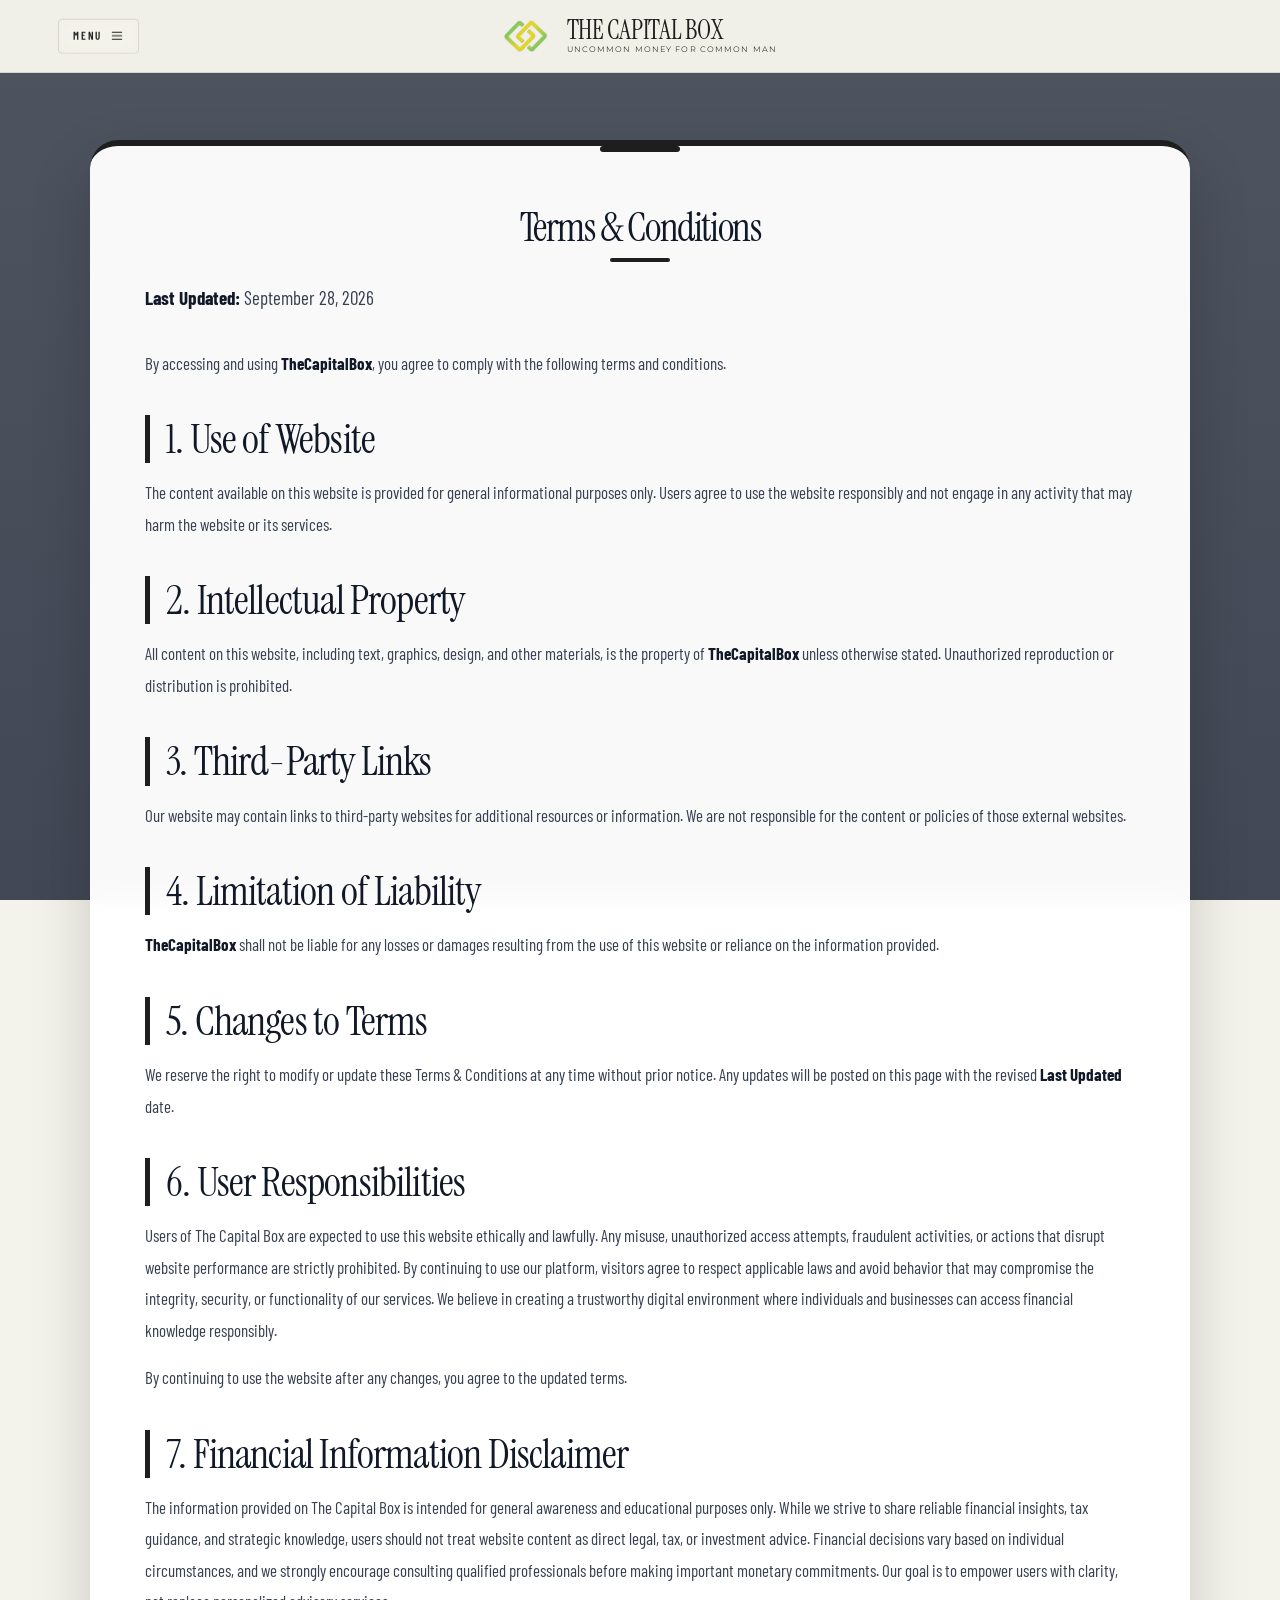
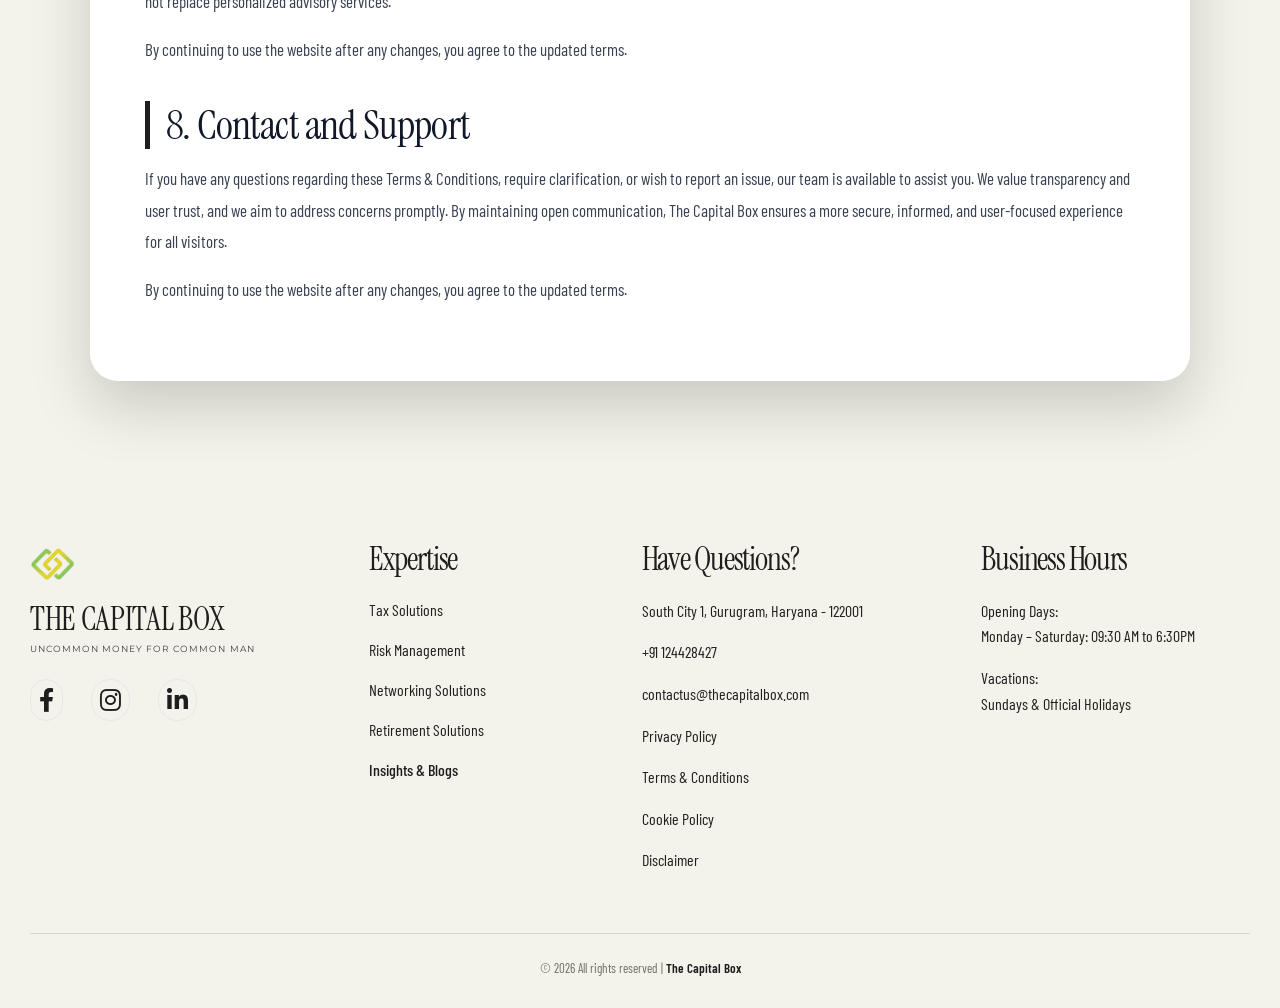
<file: public_html/terms.html>
<!DOCTYPE html>
<html lang="en">

<head>
    <script async src="https://pagead2.googlesyndication.com/pagead/js/adsbygoogle.js?client=ca-pub-6537490720599944"
     crossorigin="anonymous"></script>
    <!-- Google tag (gtag.js) -->
<script async src="https://www.googletagmanager.com/gtag/js?id=G-KRYCB19FX7"></script>
<script>
  window.dataLayer = window.dataLayer || [];
  function gtag(){dataLayer.push(arguments);}
  gtag('js', new Date());

  gtag('config', 'G-KRYCB19FX7');
</script>
    <meta charset="UTF-8">
    <meta name="viewport" content="width=device-width, initial-scale=1.0">
    <meta http-equiv="Content-Security-Policy" content="upgrade-insecure-requests">
    <title>The Capital Box Terms & Conditions | Usage Guidelines</title>
    <meta name="description" content="Review The Capital Box Terms & Conditions to understand website usage policies, intellectual property rights, liability limitations.">
    <!-- Preload essential resources for better performance -->
    <link rel="preload" href="styles.css" as="style" />
    <link rel="stylesheet" href="styles.css" />
    <link rel="stylesheet" href="global.css" />
    <!-- Preconnect to external domains for faster resource loading -->
    <link rel="preconnect" href="https://fonts.googleapis.com" />
    <link rel="preconnect" href="https://fonts.gstatic.com" crossorigin />
    <!-- Favicon with multiple sizes for better compatibility -->
    <link rel="icon" href="public/assets/logo-1.webp" type="image/png" sizes="32x32" />
    <link rel="icon" href="public/assets/logo-1.webp" type="image/png" sizes="16x16" />
    <!-- Web Fonts -->
    <link href="https://fonts.googleapis.com/css2?family=Montserrat:ital,wght@0,100..900;1,100..900&display=swap"
        rel="stylesheet" />
    <link rel="stylesheet" href="https://cdn.jsdelivr.net/npm/swiper@11/swiper-bundle.min.css" />
    <script src="https://cdn.jsdelivr.net/npm/swiper@11/swiper-bundle.min.js"></script>
    <link rel="canonical" href="https://www.thecapitalbox.com/terms.html">
    <meta property="og:url" content="https://www.thecapitalbox.com/terms.html">
    <meta name="robots" content="index, follow">
    <!-- Font Awesome for Icons -->
    <link rel="stylesheet" href="https://cdnjs.cloudflare.com/ajax/libs/font-awesome/6.0.0-beta3/css/all.min.css" />

<style>
    body {
        background: linear-gradient(rgba(15, 23, 42, 0.72), rgba(15, 23, 42, 0.78)),
            url("https://wuncoww.lauruslabs.com/images/page-banner/cookies.jpg");
        background-size: cover;
        background-position: center;
        background-attachment: fixed;
        font-family: "Montserrat", sans-serif;
        min-height: 100vh;
    }

    /* Outer wrapper for mobile padding */
    .policy-wrapper {
        padding: 0 16px;
    }

    /* Premium Terms Container */
    .policy-card {
        max-width: 1100px;
        margin: 140px auto 80px auto;
        background: rgba(255, 255, 255, 0.97);
        padding: 60px 55px;
        border-radius: 28px;
        box-shadow: 0 25px 60px rgba(0, 0, 0, 0.18);
        border-top: 6px solid #1e1e1e;
        backdrop-filter: blur(10px);
        position: relative;
        overflow: hidden;
        text-align: left !important;
    }

    .policy-card::before {
        content: "";
        position: absolute;
        top: 0;
        left: 50%;
        transform: translateX(-50%);
        width: 80px;
        height: 6px;
        background: #1e1e1e;
        border-radius: 999px;
    }

    /* Gold accent divider under h1 */
    .heading-divider {
        display: block;
        width: 60px;
        height: 4px;
        background: #1e1e1e;
        border-radius: 2px;
        margin: 10px auto 18px auto;
    }

    /* Main Heading */
    .policy-card h1 {
        font-size: 40px;
        font-weight: 800;
        color: #111827;
        text-align: center !important;
        margin-bottom: 10px;
        line-height: 1.25;
    }

    /* Updated Text */
    .updated {
        text-align: center !important;
        color: #6B7280;
        font-size: 16px;
        margin-bottom: 28px;
    }

    .updated strong {
        color: #1e1e1e;
        font-weight: 700;
    }

    /* Intro Paragraph */
    .policy-card>p:first-of-type {
        text-align: left !important;
        font-size: 19px;
        line-height: 1.85;
        color: #374151;
        max-width: 100%;
        margin: 0 0 32px 0;
    }

    /* Section Headings */
    .policy-card h2 {
        margin-top: 36px;
        margin-bottom: 14px;
        font-size: 26px;
        font-weight: 700;
        color: #111827;
        text-align: left !important;
        border-left: 5px solid #1e1e1e;
        padding-left: 16px;
        transition: all 0.3s ease;
        line-height: 1.35;
    }

    .policy-card h2:hover {
        transform: translateX(6px);
    }

    /* Paragraphs */
    .policy-card p {
        font-size: 17px;
        line-height: 1.85;
        color: #374151;
        margin-bottom: 16px;
        text-align: left !important;
    }

    /* Bold Brand */
    .policy-card strong {
        color: #111827;
        font-weight: 700;
    }

    /* Lists */
    .policy-card ul {
        padding-left: 20px;
        margin-top: 10px;
        margin-bottom: 16px;
        text-align: left !important;
    }

    .policy-card li {
        margin-bottom: 8px;
        font-size: 17px;
        line-height: 1.8;
        color: #374151;
        text-align: left !important;
    }

    /* Footer spacing */
    footer {
        margin-top: 70px;
    }

    footer a {
        transition: 0.3s ease;
    }

    footer a:hover {
        color: #1e1e1e;
    }

    /* Mobile Responsive */
    @media (max-width: 768px) {
        .policy-card {
            margin: 110px 0 50px 0;
            padding: 35px 22px;
            border-radius: 18px;
            text-align: left !important;
        }

        .policy-card::before {
            left: 22px;
            width: 50px;
        }

        .policy-card h1 {
            font-size: 28px;
            text-align: center !important;
            margin-bottom: 8px;
            line-height: 1.25;
        }

        .policy-card h2 {
            font-size: 20px;
            padding-left: 12px;
            text-align: left !important;
            margin-top: 28px;
            margin-bottom: 12px;
            line-height: 1.35;
        }

        .policy-card p,
        .policy-card li,
        .policy-card>p:first-of-type {
            font-size: 15px;
            line-height: 1.75;
            text-align: left !important;
        }

        .policy-card>p:first-of-type {
            margin-bottom: 22px;
        }

        .updated {
            font-size: 14px;
            text-align: center !important;
            margin-bottom: 22px;
        }
    }
</style>

    <link rel="stylesheet" href="editorial.css?v=45" />
  <link rel="stylesheet" href="mobile.css?v=1" />
</head>

<body>



    <nav id="navbar" class="navbar fixed top-0 w-full z-40 py-4 md:px-6 transition-all duration-300">
        <div class="mx-auto flex justify-between items-center px-2">
            <div class="flex items-center">
                <a href="/" class="text-white text-xl font-bold">
                    <img src="public/assets/logo-1.webp" alt="The Capital Box Logo" class="h-8" />
                </a>
                <div class="flex flex-col ml-4 md:hidden lg:block">
                    <p class="uppercase text-white text-md md:text-xl font-bold">
                        The Capital Box
                    </p>
                    <p class="uppercase text-white text-xs md:text-base font-light">
                        UNCOMMON MONEY FOR COMMON MAN
                    </p>
                </div>
            </div>

            <div class="hidden md:flex items-center space-x-8">
                <a href="/"
                    class="text-white hover:text-primary transition text-lg font-light uppercase">Home</a>

                <!-- Dropdown Menu -->
                <div class="dropdown relative">
                    <button
                        class="text-white hover:text-primary transition flex items-center text-lg font-light uppercase"
                        id="dropdownToggle">
                        Services
                        <svg xmlns="http://www.w3.org/2000/svg" class="h-4 w-4 ml-1" fill="none" viewBox="0 0 24 24"
                            stroke="currentColor">
                            <path stroke-linecap="round" stroke-linejoin="round" stroke-width="2" d="M19 9l-7 7-7-7" />
                        </svg>
                    </button>
                    <div class="dropdown-menu bg-white rounded shadow-lg mt-2 w-56">
                        <div class="py-2">
                            <a href="./taxsolution.html"
                                class="block px-4 py-2 hover:bg-gray-100 hover:text-primary text-gray-700">Tax
                                Solutions</a>
                            <a href="./retirementsolutions.html"
                                class="block px-4 py-2 hover:bg-gray-100 hover:text-primary text-gray-700">Retirement
                                Solutions</a>
                            <a href="./networksolution.html"
                                class="block px-4 py-2 hover:bg-gray-100 hover:text-primary text-gray-700">Networking
                                Solutions
                            </a>
                            <a href="./riskmanagement.html"
                                class="block px-4 py-2 hover:bg-gray-100 hover:text-primary text-gray-700">Risk
                                Management</a>
                        </div>
                    </div>
                </div>

                <a href="./about.html"
                    class="text-white hover:text-primary transition text-lg font-light uppercase">About</a>
                <a href="./contact.html"
                    class="text-white hover:text-primary transition text-lg font-light uppercase">Contact</a>
                <a href="./careers.html"
                    class="text-white transition text-xl uppercase font-light border border-primary rounded-lg px-4 py-2 hover:bg-[#CBBA4F] hover:text-white hover:font-normal">Careers</a>
            </div>

            <!-- Mobile menu button -->
            <div class="md:hidden">
                <button id="mobile-menu-button" class="text-white">
                    <!-- Hamburger Icon -->
                    <svg id="hamburger-icon" xmlns="http://www.w3.org/2000/svg" class="h-6 w-6" fill="none"
                        viewBox="0 0 24 24" stroke="currentColor">
                        <path stroke-linecap="round" stroke-linejoin="round" stroke-width="2"
                            d="M4 6h16M4 12h16M4 18h16" />
                    </svg>
                    <!-- X Icon (hidden by default) -->
                    <svg id="close-icon" class="h-6 w-6 hidden" xmlns="http://www.w3.org/2000/svg" fill="none"
                        viewBox="0 0 24 24" stroke="currentColor">
                        <path stroke-linecap="round" stroke-linejoin="round" stroke-width="2"
                            d="M6 18L18 6M6 6l12 12" />
                    </svg>
                </button>
            </div>
        </div>
        <!-- Mobile menu -->
        <div id="mobile-menu" class="hidden md:hidden bg-navColor bg-opacity-40 mt-4 py-2">
            <a href="/" class="block px-6 py-2 text-white hover:bg-primary">Home</a>
            <div class="relative">
                <button id="mobile-dropdown-button"
                    class="w-full text-left px-6 py-2 text-white hover:bg-primary flex justify-between items-center">
                    Services
                    <svg xmlns="http://www.w3.org/2000/svg" class="h-4 w-4" fill="none" viewBox="0 0 24 24"
                        stroke="currentColor">
                        <path stroke-linecap="round" stroke-linejoin="round" stroke-width="2" d="M19 9l-7 7-7-7" />
                    </svg>
                </button>
                <div id="mobile-dropdown" class="hidden bg-[#1F2937] rounded-lg mx-4 my-2">
                    <a href="./taxsolution.html" class="block px-6 py-2 text-white hover:bg-primary rounded-t-lg">Tax
                        Solutions</a>
                    <a href="./retirementsolutions.html" class="block px-6 py-2 text-white hover:bg-primary">Retirement
                        Solutions</a>
                    <a href="./networksolution.html"
                        class="block px-6 py-2 text-white hover:bg-primary rounded-b-lg">Networking
                        Solutions</a>
                    <a href="./riskmanagement.html"
                        class="block px-6 py-2 text-white hover:bg-primary rounded-b-lg">Risk
                        Management</a>
                </div>
            </div>
            <a href="./about.html" class="block px-6 py-2 text-white hover:bg-primary">About</a>
      <a href="./blogs.html" class="block px-6 py-2 text-white hover:bg-primary">Blogs</a>
            <a href="./contact.html" class="block px-6 py-2 text-white hover:bg-primary">Contact</a>
            <a href="./careers.html" class="block px-6 py-2 text-white hover:bg-primary">Careers</a>
        </div>
    </nav>


    <div class="policy-wrapper"><div class="policy-card">

        <h1>Terms & Conditions</h1>
        <span class="heading-divider"></span>
        <p class="updated"><strong>Last Updated:</strong> September 28, 2026</p>

        <p>
            By accessing and using <strong>TheCapitalBox</strong>, you agree to comply with the following terms and conditions.
        </p>

        <h2>1. Use of Website</h2>

        <p>
            The content available on this website is provided for general informational purposes only. Users agree to use the website responsibly and not engage in any activity that may harm the website or its services.
        </p>

        <h2>2. Intellectual Property</h2>

        <p>
            All content on this website, including text, graphics, design, and other materials, is the property of <strong>TheCapitalBox</strong> unless otherwise stated. Unauthorized reproduction or distribution is prohibited.
        </p>

        <h2>3. Third-Party Links</h2>

        <p>
            Our website may contain links to third-party websites for additional resources or information. We are not responsible for the content or policies of those external websites.
        </p>

        <h2>4. Limitation of Liability</h2>

        <p>
            <strong>TheCapitalBox</strong> shall not be liable for any losses or damages resulting from the use of this website or reliance on the information provided.
        </p>

        <h2>5. Changes to Terms</h2>

        <p>
            We reserve the right to modify or update these Terms & Conditions at any time without prior notice. Any updates will be posted on this page with the revised <strong>Last Updated</strong> date.
        </p>

        
        <h2>6. User Responsibilities</h2>

        <p>
            Users of The Capital Box are expected to use this website ethically and lawfully. Any misuse, unauthorized access attempts, fraudulent activities, or actions that disrupt website performance are strictly prohibited. By continuing to use our platform, visitors agree to respect applicable laws and avoid behavior that may compromise the integrity, security, or functionality of our services. We believe in creating a trustworthy digital environment where individuals and businesses can access financial knowledge responsibly.
        </p>

        <p>
            By continuing to use the website after any changes, you agree to the updated terms.
        </p>
        
        <h2>7. Financial Information Disclaimer</h2>

        <p>
            The information provided on The Capital Box is intended for general awareness and educational purposes only. While we strive to share reliable financial insights, tax guidance, and strategic knowledge, users should not treat website content as direct legal, tax, or investment advice. Financial decisions vary based on individual circumstances, and we strongly encourage consulting qualified professionals before making important monetary commitments. Our goal is to empower users with clarity, not replace personalized advisory services.
        </p>

        <p>
            By continuing to use the website after any changes, you agree to the updated terms.
        </p>
        
        <h2>8. Contact and Support</h2>

        <p>
            If you have any questions regarding these Terms & Conditions, require clarification, or wish to report an issue, our team is available to assist you. We value transparency and user trust, and we aim to address concerns promptly. By maintaining open communication, The Capital Box ensures a more secure, informed, and user-focused experience for all visitors.
        </p>

        <p>
            By continuing to use the website after any changes, you agree to the updated terms.
        </p>

    </div>
</div>

<footer class="bg-[#4B4B4B] text-white py-10 px-6 text-sm md:text-base">
        <div
            class="w-full max-w-[90%] 2xl:max-w-[1600px] mx-auto grid grid-cols-1 sm:grid-cols-2 md:grid-cols-2 lg:grid-cols-4 gap-4 md:gap-10">
            <!-- Logo and Social Icons -->
            <div class="flex flex-col items-center justify-center md:items-start gap-8">
                <div class="flex flex-col items-center justify-center gap-6">
                    <img src="public/assets/logo-1.webp" alt="The Capital Box Logo" />
                    <div class="flex flex-col">
                        <h2
                            class="text-xl text-center md:text-start text-primary md:text-2xl font-bold leading-tight uppercase mb-2">
                            the capital box
                        </h2>
                        <p class="text-primary text-xs md:text-sm text-center md:text-start">
                            UNCOMMON MONEY FOR COMMON MAN
                        </p>
                    </div>
                </div>
                <div class="flex space-x-4 mt-2 justify-center md:justify-start">
                    <a href="https://www.facebook.com/share/1Eqcw9arBm/" class="hover:text-primary"
                        aria-label="Facebook"><i
                            class="fab fa-facebook-f text-xl md:text-2xl border p-2 rounded-full hover:bg-white"></i></a>
                    <a href="https://www.instagram.com/thecapitalbox_/?igsh=MWg4c3o0MjdvNjVndQ%3D%3D#"
                        class="hover:text-primary" aria-label="instagram"><i
                            class="fab fa-instagram text-xl md:text-2xl border p-2 rounded-full hover:bg-white"></i></a>
                    <a href="https://www.linkedin.com/company/finfitt/" class="hover:text-primary"
                        aria-label="linkedin"><i
                            class="fab fa-linkedin-in text-xl md:text-2xl border p-2 rounded-full hover:bg-white"></i></a>
                </div>
            </div>

            <!-- Expertise -->
            <div class="px-4">
                <h3 class="text-lg md:text-2xl font-semibold mb-4 text-primary">
                    Expertise
                </h3>
                <div class="flex flex-col gap-4 text-gray-300">
                    <a href="./taxsolution.html" class="hover:text-primary">Tax Solutions</a>
                    <a href="./riskmanagement.html" class="hover:text-primary">Risk Management</a>
                    <a href="./networksolution.html" class="hover:text-primary">Networking Solutions</a>
                    <a href="./retirementsolutions.html" class="hover:text-primary">Retirement Solutions</a>
                    <a href="./blogs.html" class="hover:text-primary font-medium text-[#CBBA4F]">Insights & Blogs</a>
                </div>
            </div>

            <!-- Contact Info -->
            <div class="px-4">
                <h3 class="text-lg md:text-2xl font-semibold mb-4 text-primary">
                    Have Questions?
                </h3>
                <ul class="space-y-2 text-gray-300">
                    <li>South City 1, Gurugram, Haryana - 122001</li>
                    <li>+91 124428427</li>
                    <li>contactus@thecapitalbox.com</li>
                    <li>
                        <a href="privacy.html" class="hover:text-primary cursor-pointer">Privacy Policy</a>
                    </li>
                    <li>
                        <a href="terms.html" class="hover:text-primary cursor-pointer">Terms & Conditions</a>
                    </li>
                    <li>
                        <a href="cookie-policy.html" class="hover:text-primary cursor-pointer">Cookie Policy</a>
                    </li>
                    <li>
                        <a href="disclaimer.html" class="hover:text-primary cursor-pointer">Disclaimer</a>
                    </li>
                </ul>
            </div>

            <!-- Business Hours -->
            <div class="px-4">
                <h3 class="text-lg md:text-2xl font-semibold mb-4 text-primary">
                    Business Hours
                </h3>
                <ul class="space-y-2 text-gray-300">
                    <li>
                        <span class="text-yellow-400">Opening Days:</span> <br />
                        Monday – Saturday: 09:30 AM to 6:30PM
                    </li>
                    <li>
                        <span class="text-yellow-400">Vacations:</span> <br />
                        Sundays & Official Holidays
                    </li>
                </ul>
            </div>
        </div>

        <div class="mt-10 text-center text-xs md:text-sm text-gray-400">
            © 2026 All rights reserved |
            <a href="/" class="hover:text-primary font-semibold">The Capital Box</a>
        </div>
    </footer>


    <script src="main.js?v=5"></script>
    
    <script src="editorial.js?v=4" defer></script>
  </body>

</html>
</file>
<file: public_html/styles.css>
*,
:after,
:before {
    --tw-border-spacing-x: 0;
    --tw-border-spacing-y: 0;
    --tw-translate-x: 0;
    --tw-translate-y: 0;
    --tw-rotate: 0;
    --tw-skew-x: 0;
    --tw-skew-y: 0;
    --tw-scale-x: 1;
    --tw-scale-y: 1;
    --tw-pan-x: ;
    --tw-pan-y: ;
    --tw-pinch-zoom: ;
    --tw-scroll-snap-strictness: proximity;
    --tw-gradient-from-position: ;
    --tw-gradient-via-position: ;
    --tw-gradient-to-position: ;
    --tw-ordinal: ;
    --tw-slashed-zero: ;
    --tw-numeric-figure: ;
    --tw-numeric-spacing: ;
    --tw-numeric-fraction: ;
    --tw-ring-inset: ;
    --tw-ring-offset-width: 0px;
    --tw-ring-offset-color: #fff;
    --tw-ring-color: rgba(59, 130, 246, .5);
    --tw-ring-offset-shadow: 0 0 #0000;
    --tw-ring-shadow: 0 0 #0000;
    --tw-shadow: 0 0 #0000;
    --tw-shadow-colored: 0 0 #0000;
    --tw-blur: ;
    --tw-brightness: ;
    --tw-contrast: ;
    --tw-grayscale: ;
    --tw-hue-rotate: ;
    --tw-invert: ;
    --tw-saturate: ;
    --tw-sepia: ;
    --tw-drop-shadow: ;
    --tw-backdrop-blur: ;
    --tw-backdrop-brightness: ;
    --tw-backdrop-contrast: ;
    --tw-backdrop-grayscale: ;
    --tw-backdrop-hue-rotate: ;
    --tw-backdrop-invert: ;
    --tw-backdrop-opacity: ;
    --tw-backdrop-saturate: ;
    --tw-backdrop-sepia: ;
    --tw-contain-size: ;
    --tw-contain-layout: ;
    --tw-contain-paint: ;
    --tw-contain-style:
}
::backdrop {
    --tw-border-spacing-x: 0;
    --tw-border-spacing-y: 0;
    --tw-translate-x: 0;
    --tw-translate-y: 0;
    --tw-rotate: 0;
    --tw-skew-x: 0;
    --tw-skew-y: 0;
    --tw-scale-x: 1;
    --tw-scale-y: 1;
    --tw-pan-x: ;
    --tw-pan-y: ;
    --tw-pinch-zoom: ;
    --tw-scroll-snap-strictness: proximity;
    --tw-gradient-from-position: ;
    --tw-gradient-via-position: ;
    --tw-gradient-to-position: ;
    --tw-ordinal: ;
    --tw-slashed-zero: ;
    --tw-numeric-figure: ;
    --tw-numeric-spacing: ;
    --tw-numeric-fraction: ;
    --tw-ring-inset: ;
    --tw-ring-offset-width: 0px;
    --tw-ring-offset-color: #fff;
    --tw-ring-color: rgba(59, 130, 246, .5);
    --tw-ring-offset-shadow: 0 0 #0000;
    --tw-ring-shadow: 0 0 #0000;
    --tw-shadow: 0 0 #0000;
    --tw-shadow-colored: 0 0 #0000;
    --tw-blur: ;
    --tw-brightness: ;
    --tw-contrast: ;
    --tw-grayscale: ;
    --tw-hue-rotate: ;
    --tw-invert: ;
    --tw-saturate: ;
    --tw-sepia: ;
    --tw-drop-shadow: ;
    --tw-backdrop-blur: ;
    --tw-backdrop-brightness: ;
    --tw-backdrop-contrast: ;
    --tw-backdrop-grayscale: ;
    --tw-backdrop-hue-rotate: ;
    --tw-backdrop-invert: ;
    --tw-backdrop-opacity: ;
    --tw-backdrop-saturate: ;
    --tw-backdrop-sepia: ;
    --tw-contain-size: ;
    --tw-contain-layout: ;
    --tw-contain-paint: ;
    --tw-contain-style:
}
/*! tailwindcss v3.4.17 | MIT License | https://tailwindcss.com*/
*,
:after,
:before {
    box-sizing: border-box;
    border: 0 solid #e5e7eb
}
:after,
:before {
    --tw-content: ""
}
:host,
html {
    line-height: 1.5;
    -webkit-text-size-adjust: 100%;
    -moz-tab-size: 4;
    -o-tab-size: 4;
    tab-size: 4;
    font-family: ui-sans-serif, system-ui, sans-serif, Apple Color Emoji, Segoe UI Emoji, Segoe UI Symbol, Noto Color Emoji;
    font-feature-settings: normal;
    font-variation-settings: normal;
    -webkit-tap-highlight-color: transparent
}
body {
    margin: 0;
    line-height: inherit
}
hr {
    height: 0;
    color: inherit;
    border-top-width: 1px
}
abbr:where([title]) {
    -webkit-text-decoration: underline dotted;
    text-decoration: underline dotted
}
h1,
h2,
h3,
h4,
h5,
h6 {
    font-size: inherit;
    font-weight: inherit
}
a {
    color: inherit;
    text-decoration: inherit
}
b,
strong {
    font-weight: bolder
}
code,
kbd,
pre,
samp {
    font-family: ui-monospace, SFMono-Regular, Menlo, Monaco, Consolas, Liberation Mono, Courier New, monospace;
    font-feature-settings: normal;
    font-variation-settings: normal;
    font-size: 1em
}
small {
    font-size: 80%
}
sub,
sup {
    font-size: 75%;
    line-height: 0;
    position: relative;
    vertical-align: baseline
}
sub {
    bottom: -.25em
}
sup {
    top: -.5em
}
table {
    text-indent: 0;
    border-color: inherit;
    border-collapse: collapse
}
button,
input,
optgroup,
select,
textarea {
    font-family: inherit;
    font-feature-settings: inherit;
    font-variation-settings: inherit;
    font-size: 100%;
    font-weight: inherit;
    line-height: inherit;
    letter-spacing: inherit;
    color: inherit;
    margin: 0;
    padding: 0
}
button,
select {
    text-transform: none
}
button,
input:where([type=button]),
input:where([type=reset]),
input:where([type=submit]) {
    /* -webkit-appearance: button; */
    background-color: transparent;
    background-image: none
}
:-moz-focusring {
    outline: auto
}
:-moz-ui-invalid {
    box-shadow: none
}
progress {
    vertical-align: baseline
}
::-webkit-inner-spin-button,
::-webkit-outer-spin-button {
    height: auto
}
[type=search] {
    /* -webkit-appearance: textfield; */
    outline-offset: -2px
}
::-webkit-search-decoration {
    -webkit-appearance: none
}
::-webkit-file-upload-button {
    -webkit-appearance: button;
    font: inherit
}
summary {
    display: list-item
}
blockquote,
dd,
dl,
figure,
h1,
h2,
h3,
h4,
h5,
h6,
hr,
p,
pre {
    margin: 0
}
fieldset {
    margin: 0
}
fieldset,
legend {
    padding: 0
}
menu,
ol,
ul {
    list-style: none;
    margin: 0;
    padding: 0
}
dialog {
    padding: 0
}
textarea {
    resize: vertical
}
input::-moz-placeholder,
textarea::-moz-placeholder {
    opacity: 1;
    color: #9ca3af
}
input::placeholder,
textarea::placeholder {
    opacity: 1;
    color: #9ca3af
}
[role=button],
button {
    cursor: pointer
}
:disabled {
    cursor: default
}
audio,
canvas,
embed,
iframe,
img,
object,
svg,
video {
    display: block;
    /* vertical-align: middle */
}
img,
video {
    max-width: 100%;
    height: auto
}
[hidden]:where(:not([hidden=until-found])) {
    display: none
}
.container {
    width: 100%
}
@media (min-width:640px) {
    .container {
        max-width: 640px
    }
}
@media (min-width:768px) {
    .container {
        max-width: 768px
    }
}
@media (min-width:1024px) {
    .container {
        max-width: 1024px
    }
}
@media (min-width:1280px) {
    .container {
        max-width: 1280px
    }
}
@media (min-width:1536px) {
    .container {
        max-width: 1536px
    }
}
.fixed {
    position: fixed
}
.absolute {
    position: absolute
}
.relative {
    position: relative
}
.inset-0 {
    inset: 0
}
.-left-16 {
    left: -4rem
}
.bottom-0 {
    bottom: 0
}
.left-0 {
    left: 0
}
.right-0 {
    right: 0
}
.top-0 {
    top: 0
}
.-z-10 {
    z-index: -10
}
.z-10 {
    z-index: 10
}
.z-20 {
    z-index: 20
}
.z-40 {
    z-index: 40
}
.z-50 {
    z-index: 50
}
.m-2 {
    margin: .5rem
}
.m-4 {
    margin: 1rem
}
.mx-2 {
    margin-left: .5rem;
    margin-right: .5rem
}
.mx-4 {
    margin-left: 1rem;
    margin-right: 1rem
}
.mx-auto {
    margin-left: auto;
    margin-right: auto
}
.my-16 {
    margin-top: 4rem;
    margin-bottom: 4rem
}
.my-2 {
    margin-top: .5rem;
    margin-bottom: .5rem
}
.my-4 {
    margin-top: 1rem;
    margin-bottom: 1rem
}
.my-6 {
    margin-top: 1.5rem;
    margin-bottom: 1.5rem
}
.my-8 {
    margin-top: 2rem;
    margin-bottom: 2rem
}
.-mt-16 {
    margin-top: -4rem
}
.mb-16 {
    margin-bottom: 4rem
}
.mb-2 {
    margin-bottom: .5rem
}
.mb-3 {
    margin-bottom: .75rem
}
.mb-4 {
    margin-bottom: 1rem
}
.mb-6 {
    margin-bottom: 1.5rem
}
.mb-8 {
    margin-bottom: 2rem
}
.ml-1 {
    margin-left: .25rem
}
.ml-4 {
    margin-left: 1rem
}
.mr-1 {
    margin-right: .25rem
}
.mr-2 {
    margin-right: .5rem
}
.mr-5 {
    margin-right: 1.25rem
}
.mt-1 {
    margin-top: .25rem
}
.mt-10 {
    margin-top: 2.5rem
}
.mt-2 {
    margin-top: .5rem
}
.mt-4 {
    margin-top: 1rem
}
.block {
    display: block
}
.inline-block {
    display: inline-block
}
.flex {
    display: flex
}
.table {
    display: table
}
.grid {
    display: grid
}
.hidden {
    display: none
}
.h-1 {
    height: .25rem
}
.h-12 {
    height: 3rem
}
.h-3 {
    height: .75rem
}
.h-4 {
    height: 1rem
}
.h-48 {
    height: 12rem
}
.h-6 {
    height: 1.5rem
}
.h-8 {
    height: 2rem
}
.h-96 {
    height: 24rem
}
.h-\[100\%\] {
    height: 100%
}
.h-fit {
    height: -moz-fit-content;
    height: fit-content
}
.h-full {
    height: 100%
}
.h-screen {
    height: 100vh
}
.max-h-\[80vh\] {
    max-height: 80vh
}
.min-h-screen {
    min-height: 100vh
}
.w-12 {
    width: 3rem
}
.w-3 {
    width: .75rem
}
.w-4 {
    width: 1rem
}
.w-40 {
    width: 10rem
}
.w-56 {
    width: 14rem
}
.w-6 {
    width: 1.5rem
}
.w-64 {
    width: 16rem
}
.w-\[30vw\] {
    width: 30vw
}
.w-\[70\%\] {
    width: 70%
}
.w-fit {
    width: -moz-fit-content;
    width: fit-content
}
.w-full {
    width: 100%
}
.max-w-6xl {
    max-width: 72rem
}
.max-w-7xl {
    max-width: 80rem
}
.max-w-lg {
    max-width: 32rem
}
.max-w-md {
    max-width: 28rem
}
.max-w-xl {
    max-width: 36rem
}
.flex-shrink-0 {
    flex-shrink: 0
}
.grow {
    flex-grow: 1
}
.transform {
    transform: translate(var(--tw-translate-x), var(--tw-translate-y)) rotate(var(--tw-rotate)) skewX(var(--tw-skew-x)) skewY(var(--tw-skew-y)) scaleX(var(--tw-scale-x)) scaleY(var(--tw-scale-y))
}
.cursor-pointer {
    cursor: pointer
}
.resize-none {
    resize: none
}
.resize {
    resize: both
}
.list-inside {
    list-style-position: inside
}
.list-decimal {
    list-style-type: decimal
}
.list-disc {
    list-style-type: disc
}
.list-none {
    list-style-type: none
}
.grid-cols-1 {
    grid-template-columns: repeat(1, minmax(0, 1fr))
}
.flex-row {
    flex-direction: row
}
.flex-col {
    flex-direction: column
}
.flex-col-reverse {
    flex-direction: column-reverse
}
.flex-wrap {
    flex-wrap: wrap
}
.items-start {
    align-items: flex-start
}
.items-center {
    align-items: center
}
.items-stretch {
    align-items: stretch
}
.justify-center {
    justify-content: center
}
.justify-between {
    justify-content: space-between
}
.justify-evenly {
    justify-content: space-evenly
}
.gap-2 {
    gap: .5rem
}
.gap-3 {
    gap: .75rem
}
.gap-4 {
    gap: 1rem
}
.gap-6 {
    gap: 1.5rem
}
.gap-8 {
    gap: 2rem
}
.space-x-2>:not([hidden])~:not([hidden]) {
    --tw-space-x-reverse: 0;
    margin-right: calc(.5rem*var(--tw-space-x-reverse));
    margin-left: calc(.5rem*(1 - var(--tw-space-x-reverse)))
}
.space-x-4>:not([hidden])~:not([hidden]) {
    --tw-space-x-reverse: 0;
    margin-right: calc(1rem*var(--tw-space-x-reverse));
    margin-left: calc(1rem*(1 - var(--tw-space-x-reverse)))
}
.space-x-6>:not([hidden])~:not([hidden]) {
    --tw-space-x-reverse: 0;
    margin-right: calc(1.5rem*var(--tw-space-x-reverse));
    margin-left: calc(1.5rem*(1 - var(--tw-space-x-reverse)))
}
.space-x-8>:not([hidden])~:not([hidden]) {
    --tw-space-x-reverse: 0;
    margin-right: calc(2rem*var(--tw-space-x-reverse));
    margin-left: calc(2rem*(1 - var(--tw-space-x-reverse)))
}
.space-y-1>:not([hidden])~:not([hidden]) {
    --tw-space-y-reverse: 0;
    margin-top: calc(.25rem*(1 - var(--tw-space-y-reverse)));
    margin-bottom: calc(.25rem*var(--tw-space-y-reverse))
}
.space-y-2>:not([hidden])~:not([hidden]) {
    --tw-space-y-reverse: 0;
    margin-top: calc(.5rem*(1 - var(--tw-space-y-reverse)));
    margin-bottom: calc(.5rem*var(--tw-space-y-reverse))
}
.space-y-3>:not([hidden])~:not([hidden]) {
    --tw-space-y-reverse: 0;
    margin-top: calc(.75rem*(1 - var(--tw-space-y-reverse)));
    margin-bottom: calc(.75rem*var(--tw-space-y-reverse))
}
.space-y-4>:not([hidden])~:not([hidden]) {
    --tw-space-y-reverse: 0;
    margin-top: calc(1rem*(1 - var(--tw-space-y-reverse)));
    margin-bottom: calc(1rem*var(--tw-space-y-reverse))
}
.space-y-6>:not([hidden])~:not([hidden]) {
    --tw-space-y-reverse: 0;
    margin-top: calc(1.5rem*(1 - var(--tw-space-y-reverse)));
    margin-bottom: calc(1.5rem*var(--tw-space-y-reverse))
}
.overflow-hidden {
    overflow: hidden
}
.overflow-y-auto {
    overflow-y: auto
}
.rounded {
    border-radius: .25rem
}
.rounded-2xl {
    border-radius: 1rem
}
.rounded-full {
    border-radius: 9999px
}
.rounded-lg {
    border-radius: .5rem
}
.rounded-md {
    border-radius: .375rem
}
.rounded-xl {
    border-radius: .75rem
}
.rounded-b-lg {
    border-bottom-right-radius: .5rem;
    border-bottom-left-radius: .5rem
}
.rounded-t-lg {
    border-top-left-radius: .5rem;
    border-top-right-radius: .5rem
}
.border {
    border-width: 1px
}
.border-2 {
    border-width: 2px
}
.border-4 {
    border-width: 4px
}
.border-x-0 {
    border-left-width: 0;
    border-right-width: 0
}
.border-y-8 {
    border-top-width: 8px;
    border-bottom-width: 8px
}
.border-b {
    border-bottom-width: 1px
}
.border-b-2 {
    border-bottom-width: 2px
}
.border-t {
    border-top-width: 1px
}
.border-\[\#1e1e1e\] {
    --tw-border-opacity: 1;
    border-color: rgb(203 186 79/var(--tw-border-opacity, 1))
}
.border-gray-200 {
    --tw-border-opacity: 1;
    border-color: rgb(229 231 235/var(--tw-border-opacity, 1))
}
.border-gray-300 {
    --tw-border-opacity: 1;
    border-color: rgb(209 213 219/var(--tw-border-opacity, 1))
}
.border-primary {
    --tw-border-opacity: 1;
    border-color: rgb(203 186 79/var(--tw-border-opacity, 1))
}
.border-transparent {
    border-color: transparent
}
.bg-\[\#1F2937\] {
    --tw-bg-opacity: 1;
    background-color: rgb(31 41 55/var(--tw-bg-opacity, 1))
}
.bg-\[\#4B4B4B\] {
    --tw-bg-opacity: 1;
    background-color: rgb(75 75 75/var(--tw-bg-opacity, 1))
}
.bg-\[\#1e1e1e\] {
    --tw-bg-opacity: 1;
    background-color: rgb(203 186 79/var(--tw-bg-opacity, 1))
}
.bg-\[\#1e1e1e\]\/80 {
    background-color: rgba(203, 186, 79, .8)
}
.bg-\[\#FCFCFC\] {
    --tw-bg-opacity: 1;
    background-color: rgb(252 252 252/var(--tw-bg-opacity, 1))
}
.bg-black {
    --tw-bg-opacity: 1;
    background-color: rgb(0 0 0/var(--tw-bg-opacity, 1))
}
.bg-blue-600 {
    --tw-bg-opacity: 1;
    background-color: rgb(37 99 235/var(--tw-bg-opacity, 1))
}
.bg-gray-100 {
    --tw-bg-opacity: 1;
    background-color: rgb(243 244 246/var(--tw-bg-opacity, 1))
}
.bg-gray-300 {
    --tw-bg-opacity: 1;
    background-color: rgb(209 213 219/var(--tw-bg-opacity, 1))
}
.bg-gray-50 {
    --tw-bg-opacity: 1;
    background-color: rgb(249 250 251/var(--tw-bg-opacity, 1))
}
.bg-navColor {
    --tw-bg-opacity: 1;
    background-color: rgb(17 24 39/var(--tw-bg-opacity, 1))
}
.bg-orange-500 {
    --tw-bg-opacity: 1;
    background-color: rgb(249 115 22/var(--tw-bg-opacity, 1))
}
.bg-primary {
    --tw-bg-opacity: 1;
    background-color: rgb(203 186 79/var(--tw-bg-opacity, 1))
}
.bg-primary\/20 {
    background-color: rgba(203, 186, 79, .2)
}
.bg-primary\/30 {
    background-color: rgba(203, 186, 79, .3)
}
.bg-white {
    --tw-bg-opacity: 1;
    background-color: rgb(255 255 255/var(--tw-bg-opacity, 1))
}
.bg-opacity-20 {
    --tw-bg-opacity: 0.2
}
.bg-opacity-40 {
    --tw-bg-opacity: 0.4
}
.bg-opacity-50 {
    --tw-bg-opacity: 0.5
}
.bg-opacity-70 {
    --tw-bg-opacity: 0.7
}
.bg-opacity-80 {
    --tw-bg-opacity: 0.8
}
.bg-cover {
    background-size: cover
}
.bg-center {
    background-position: 50%
}
.object-cover {
    -o-object-fit: cover;
    object-fit: cover
}
.p-0 {
    padding: 0
}
.p-1 {
    padding: .25rem
}
.p-2 {
    padding: .5rem
}
.p-3 {
    padding: .75rem
}
.p-4 {
    padding: 1rem
}
.p-6 {
    padding: 1.5rem
}
.p-8 {
    padding: 2rem
}
.px-2 {
    padding-left: .5rem;
    padding-right: .5rem
}
.px-3 {
    padding-left: .75rem;
    padding-right: .75rem
}
.px-4 {
    padding-left: 1rem;
    padding-right: 1rem
}
.px-6 {
    padding-left: 1.5rem;
    padding-right: 1.5rem
}
.px-8 {
    padding-left: 2rem;
    padding-right: 2rem
}
.py-10 {
    padding-top: 2.5rem;
    padding-bottom: 2.5rem
}
.py-12 {
    padding-top: 3rem;
    padding-bottom: 3rem
}
.py-2 {
    padding-top: .5rem;
    padding-bottom: .5rem
}
.py-24 {
    padding-top: 6rem;
    padding-bottom: 6rem
}
.py-3 {
    padding-top: .75rem;
    padding-bottom: .75rem
}
.py-4 {
    padding-top: 1rem;
    padding-bottom: 1rem
}
.py-6 {
    padding-top: 1.5rem;
    padding-bottom: 1.5rem
}
.py-8 {
    padding-top: 2rem;
    padding-bottom: 2rem
}
.pl-5 {
    padding-left: 1.25rem
}
.pt-8 {
    padding-top: 2rem
}
.text-left {
    text-align: left
}
.text-center {
    text-align: center
}
.text-2xl {
    font-size: 1.5rem;
    line-height: 2rem
}
.text-3xl {
    font-size: 1.875rem;
    line-height: 2.25rem
}
.text-4xl {
    font-size: 2.25rem;
    line-height: 2.5rem
}
.text-lg {
    font-size: 1.125rem;
    line-height: 1.75rem
}
.text-sm {
    font-size: .875rem;
    line-height: 1.25rem
}
.text-xl {
    font-size: 1.25rem;
    line-height: 1.75rem
}
.text-xs {
    font-size: .75rem;
    line-height: 1rem
}
.font-bold {
    font-weight: 700
}
.font-light {
    font-weight: 300
}
.font-medium {
    font-weight: 500
}
.font-normal {
    font-weight: 400
}
.font-semibold {
    font-weight: 600
}
.uppercase {
    text-transform: uppercase
}
.leading-tight {
    line-height: 1.25
}
.text-black {
    --tw-text-opacity: 1;
    color: rgb(0 0 0/var(--tw-text-opacity, 1))
}
.text-gray-300 {
    --tw-text-opacity: 1;
    color: rgb(209 213 219/var(--tw-text-opacity, 1))
}
.text-gray-400 {
    --tw-text-opacity: 1;
    color: rgb(156 163 175/var(--tw-text-opacity, 1))
}
.text-gray-500 {
    --tw-text-opacity: 1;
    color: rgb(107 114 128/var(--tw-text-opacity, 1))
}
.text-gray-600 {
    --tw-text-opacity: 1;
    color: rgb(75 85 99/var(--tw-text-opacity, 1))
}
.text-gray-700 {
    --tw-text-opacity: 1;
    color: rgb(55 65 81/var(--tw-text-opacity, 1))
}
.text-gray-800 {
    --tw-text-opacity: 1;
    color: rgb(31 41 55/var(--tw-text-opacity, 1))
}
.text-gray-900 {
    --tw-text-opacity: 1;
    color: rgb(17 24 39/var(--tw-text-opacity, 1))
}
.text-green-500 {
    --tw-text-opacity: 1;
    color: rgb(34 197 94/var(--tw-text-opacity, 1))
}
.text-green-600 {
    --tw-text-opacity: 1;
    color: rgb(22 163 74/var(--tw-text-opacity, 1))
}
.text-primary {
    --tw-text-opacity: 1;
    color: rgb(203 186 79/var(--tw-text-opacity, 1))
}
.text-white {
    --tw-text-opacity: 1;
    color: rgb(255 255 255/var(--tw-text-opacity, 1))
}
.text-yellow-400 {
    color: rgb(250 204 21/var(--tw-text-opacity, 1))
}
.text-opacity-100,
.text-yellow-400 {
    --tw-text-opacity: 1
}
.opacity-0 {
    opacity: 0
}
.opacity-100 {
    opacity: 1
}
.opacity-60 {
    opacity: .6
}
.shadow-lg {
    --tw-shadow: 0 10px 15px -3px rgba(0, 0, 0, .1), 0 4px 6px -4px rgba(0, 0, 0, .1);
    --tw-shadow-colored: 0 10px 15px -3px var(--tw-shadow-color), 0 4px 6px -4px var(--tw-shadow-color)
}
.shadow-lg,
.shadow-md {
    box-shadow: var(--tw-ring-offset-shadow, 0 0 #0000), var(--tw-ring-shadow, 0 0 #0000), var(--tw-shadow)
}
.shadow-md {
    --tw-shadow: 0 4px 6px -1px rgba(0, 0, 0, .1), 0 2px 4px -2px rgba(0, 0, 0, .1);
    --tw-shadow-colored: 0 4px 6px -1px var(--tw-shadow-color), 0 2px 4px -2px var(--tw-shadow-color)
}
.shadow-xl {
    --tw-shadow: 0 20px 25px -5px rgba(0, 0, 0, .1), 0 8px 10px -6px rgba(0, 0, 0, .1);
    --tw-shadow-colored: 0 20px 25px -5px var(--tw-shadow-color), 0 8px 10px -6px var(--tw-shadow-color);
    box-shadow: var(--tw-ring-offset-shadow, 0 0 #0000), var(--tw-ring-shadow, 0 0 #0000), var(--tw-shadow)
}
.outline-none {
    outline: 2px solid transparent;
    outline-offset: 2px
}
.backdrop-blur-md {
    --tw-backdrop-blur: blur(12px);
    -webkit-backdrop-filter: var(--tw-backdrop-blur) var(--tw-backdrop-brightness) var(--tw-backdrop-contrast) var(--tw-backdrop-grayscale) var(--tw-backdrop-hue-rotate) var(--tw-backdrop-invert) var(--tw-backdrop-opacity) var(--tw-backdrop-saturate) var(--tw-backdrop-sepia);
    backdrop-filter: var(--tw-backdrop-blur) var(--tw-backdrop-brightness) var(--tw-backdrop-contrast) var(--tw-backdrop-grayscale) var(--tw-backdrop-hue-rotate) var(--tw-backdrop-invert) var(--tw-backdrop-opacity) var(--tw-backdrop-saturate) var(--tw-backdrop-sepia)
}
.transition {
    transition-property: color, background-color, border-color, text-decoration-color, fill, stroke, opacity, box-shadow, transform, filter, -webkit-backdrop-filter;
    transition-property: color, background-color, border-color, text-decoration-color, fill, stroke, opacity, box-shadow, transform, filter, backdrop-filter;
    transition-property: color, background-color, border-color, text-decoration-color, fill, stroke, opacity, box-shadow, transform, filter, backdrop-filter, -webkit-backdrop-filter;
    transition-timing-function: cubic-bezier(.4, 0, .2, 1);
    transition-duration: .15s
}
.transition-all {
    transition-property: all;
    transition-timing-function: cubic-bezier(.4, 0, .2, 1);
    transition-duration: .15s
}
.transition-opacity {
    transition-property: opacity;
    transition-timing-function: cubic-bezier(.4, 0, .2, 1);
    transition-duration: .15s
}
.transition-transform {
    transition-property: transform;
    transition-timing-function: cubic-bezier(.4, 0, .2, 1);
    transition-duration: .15s
}
.duration-200 {
    transition-duration: .2s
}
.duration-300 {
    transition-duration: .3s
}
.duration-500 {
    transition-duration: .5s
}
.ease-in-out {
    transition-timing-function: cubic-bezier(.4, 0, .2, 1)
}
.hover\:-translate-y-2:hover {
    --tw-translate-y: -0.5rem
}
.hover\:-translate-y-2:hover,
.hover\:scale-105:hover {
    transform: translate(var(--tw-translate-x), var(--tw-translate-y)) rotate(var(--tw-rotate)) skewX(var(--tw-skew-x)) skewY(var(--tw-skew-y)) scaleX(var(--tw-scale-x)) scaleY(var(--tw-scale-y))
}
.hover\:scale-105:hover {
    --tw-scale-x: 1.05;
    --tw-scale-y: 1.05
}
.hover\:scale-\[1\.02\]:hover {
    --tw-scale-x: 1.02;
    --tw-scale-y: 1.02;
    transform: translate(var(--tw-translate-x), var(--tw-translate-y)) rotate(var(--tw-rotate)) skewX(var(--tw-skew-x)) skewY(var(--tw-skew-y)) scaleX(var(--tw-scale-x)) scaleY(var(--tw-scale-y))
}
.hover\:bg-\[\#1e1e1e\]:hover {
    --tw-bg-opacity: 1;
    background-color: rgb(203 186 79/var(--tw-bg-opacity, 1))
}
.hover\:bg-\[\#1e1e1e\]\/40:hover {
    background-color: rgba(203, 186, 79, .4)
}
.hover\:bg-blue-700:hover {
    --tw-bg-opacity: 1;
    background-color: rgb(29 78 216/var(--tw-bg-opacity, 1))
}
.hover\:bg-gray-100:hover {
    --tw-bg-opacity: 1;
    background-color: rgb(243 244 246/var(--tw-bg-opacity, 1))
}
.hover\:bg-gray-200:hover {
    --tw-bg-opacity: 1;
    background-color: rgb(229 231 235/var(--tw-bg-opacity, 1))
}
.hover\:bg-gray-300:hover {
    --tw-bg-opacity: 1;
    background-color: rgb(209 213 219/var(--tw-bg-opacity, 1))
}
.hover\:bg-primary:hover {
    --tw-bg-opacity: 1;
    background-color: rgb(203 186 79/var(--tw-bg-opacity, 1))
}
.hover\:bg-white:hover {
    --tw-bg-opacity: 1;
    background-color: rgb(255 255 255/var(--tw-bg-opacity, 1))
}
.hover\:font-medium:hover {
    font-weight: 500
}
.hover\:font-normal:hover {
    font-weight: 400
}
.hover\:text-black:hover {
    --tw-text-opacity: 1;
    color: rgb(0 0 0/var(--tw-text-opacity, 1))
}
.hover\:text-gray-400:hover {
    --tw-text-opacity: 1;
    color: rgb(156 163 175/var(--tw-text-opacity, 1))
}
.hover\:text-primary:hover {
    --tw-text-opacity: 1;
    color: rgb(203 186 79/var(--tw-text-opacity, 1))
}
.hover\:text-white:hover {
    --tw-text-opacity: 1;
    color: rgb(255 255 255/var(--tw-text-opacity, 1))
}
.hover\:opacity-100:hover {
    opacity: 1
}
.focus\:border-b-2:focus {
    border-bottom-width: 2px
}
.focus\:border-\[\#1e1e1e\]:focus {
    --tw-border-opacity: 1;
    border-color: rgb(203 186 79/var(--tw-border-opacity, 1))
}
.focus\:outline-none:focus {
    outline: 2px solid transparent;
    outline-offset: 2px
}
.focus\:ring-2:focus {
    --tw-ring-offset-shadow: var(--tw-ring-inset) 0 0 0 var(--tw-ring-offset-width) var(--tw-ring-offset-color);
    --tw-ring-shadow: var(--tw-ring-inset) 0 0 0 calc(2px + var(--tw-ring-offset-width)) var(--tw-ring-color);
    box-shadow: var(--tw-ring-offset-shadow), var(--tw-ring-shadow), var(--tw-shadow, 0 0 #0000)
}
.focus\:ring-primary:focus {
    --tw-ring-opacity: 1;
    --tw-ring-color: rgb(203 186 79/var(--tw-ring-opacity, 1))
}
.group:hover .group-hover\:opacity-100 {
    opacity: 1
}
.group:hover .group-hover\:opacity-80 {
    opacity: .8
}
@media (min-width:640px) {
    .sm\:block {
        display: block
    }
    .sm\:hidden {
        display: none
    }
    .sm\:grid-cols-2 {
        grid-template-columns: repeat(2, minmax(0, 1fr))
    }
    .sm\:text-sm {
        font-size: .875rem;
        line-height: 1.25rem
    }
}
@media (min-width:768px) {
    .md\:absolute {
        position: absolute
    }
    .md\:inset-0 {
        inset: 0
    }
    .md\:-left-24 {
        left: -6rem
    }
    .md\:-right-24 {
        right: -6rem
    }
    .md\:m-3 {
        margin: .75rem
    }
    .md\:m-8 {
        margin: 2rem
    }
    .md\:mx-0 {
        margin-left: 0;
        margin-right: 0
    }
    .md\:mx-4 {
        margin-left: 1rem;
        margin-right: 1rem
    }
    .md\:my-0 {
        margin-top: 0;
        margin-bottom: 0
    }
    .md\:my-16 {
        margin-top: 4rem;
        margin-bottom: 4rem
    }
    .md\:-mt-32 {
        margin-top: -8rem
    }
    .md\:mb-6 {
        margin-bottom: 1.5rem
    }
    .md\:block {
        display: block
    }
    .md\:flex {
        display: flex
    }
    .md\:grid {
        display: grid
    }
    .md\:hidden {
        display: none
    }
    .md\:h-96 {
        height: 24rem
    }
    .md\:h-\[70vh\] {
        height: 70vh
    }
    .md\:h-full {
        height: 100%
    }
    .md\:w-1\/2 {
        width: 50%
    }
    .md\:w-2\/5 {
        width: 40%
    }
    .md\:w-3\/5 {
        width: 60%
    }
    .md\:w-\[50\%\] {
        width: 50%
    }
    .md\:w-\[80\%\] {
        width: 80%
    }
    .md\:w-full {
        width: 100%
    }
    .md\:max-w-6xl {
        max-width: 72rem
    }
    .md\:max-w-xl {
        max-width: 36rem
    }
    .md\:grid-cols-2 {
        grid-template-columns: repeat(2, minmax(0, 1fr))
    }
    .md\:grid-cols-3 {
        grid-template-columns: repeat(3, minmax(0, 1fr))
    }
    .md\:flex-row {
        flex-direction: row
    }
    .md\:flex-row-reverse {
        flex-direction: row-reverse
    }
    .md\:flex-col {
        flex-direction: column
    }
    .md\:items-start {
        align-items: flex-start
    }
    .md\:gap-10 {
        gap: 2.5rem
    }
    .md\:gap-4 {
        gap: 1rem
    }
    .md\:gap-6 {
        gap: 1.5rem
    }
    .md\:gap-8 {
        gap: 2rem
    }
    .md\:bg-primary {
        --tw-bg-opacity: 1;
        background-color: rgb(203 186 79/var(--tw-bg-opacity, 1))
    }
    .md\:bg-primary\/20 {
        background-color: rgba(203, 186, 79, .2)
    }
    .md\:bg-primary\/40 {
        background-color: rgba(203, 186, 79, .4)
    }
    .md\:p-10 {
        padding: 2.5rem
    }
    .md\:p-4 {
        padding: 1rem
    }
    .md\:p-8 {
        padding: 2rem
    }
    .md\:px-0 {
        padding-left: 0;
        padding-right: 0
    }
    .md\:px-6 {
        padding-left: 1.5rem;
        padding-right: 1.5rem
    }
    .md\:px-8 {
        padding-left: 2rem;
        padding-right: 2rem
    }
    .md\:py-12 {
        padding-top: 3rem;
        padding-bottom: 3rem
    }
    .md\:text-start {
        text-align: start
    }
    .md\:text-2xl {
        font-size: 1.5rem;
        line-height: 2rem
    }
    .md\:text-3xl {
        font-size: 1.875rem;
        line-height: 2.25rem
    }
    .md\:text-4xl {
        font-size: 2.25rem;
        line-height: 2.5rem
    }
    .md\:text-5xl {
        font-size: 3rem;
        line-height: 1
    }
    .md\:text-6xl {
        font-size: 3.75rem;
        line-height: 1
    }
    .md\:text-base {
        font-size: 1rem;
        line-height: 1.5rem
    }
    .md\:text-lg {
        font-size: 1.125rem;
        line-height: 1.75rem
    }
    .md\:text-sm {
        font-size: .875rem;
        line-height: 1.25rem
    }
    .md\:text-xl {
        font-size: 1.25rem;
        line-height: 1.75rem
    }
    .md\:font-medium {
        font-weight: 500
    }
    .md\:text-primary {
        --tw-text-opacity: 1;
        color: rgb(203 186 79/var(--tw-text-opacity, 1))
    }
    .md\:text-white {
        --tw-text-opacity: 1;
        color: rgb(255 255 255/var(--tw-text-opacity, 1))
    }
}
@media (min-width:1024px) {
    .lg\:-left-32 {
        left: -8rem
    }
    .lg\:-right-32 {
        right: -8rem
    }
    .lg\:my-16 {
        margin-top: 4rem;
        margin-bottom: 4rem
    }
    .lg\:block {
        display: block
    }
    .lg\:hidden {
        display: none
    }
    .lg\:w-1\/2 {
        width: 50%
    }
    .lg\:w-2\/5 {
        width: 40%
    }
    .lg\:w-3\/5 {
        width: 60%
    }
    .lg\:w-\[33\.3333\%\] {
        width: 33.3333%
    }
    .lg\:w-\[60\%\] {
        width: 60%
    }
    .lg\:max-w-7xl {
        max-width: 80rem
    }
    .lg\:grid-cols-4 {
        grid-template-columns: repeat(4, minmax(0, 1fr))
    }
    .lg\:flex-row {
        flex-direction: row
    }
    .lg\:p-12 {
        padding: 3rem
    }
    .lg\:px-0 {
        padding-left: 0;
        padding-right: 0
    }
    .lg\:px-4 {
        padding-left: 1rem;
        padding-right: 1rem
    }
    .lg\:text-2xl {
        font-size: 1.5rem;
        line-height: 2rem
    }
    .lg\:text-3xl {
        font-size: 1.875rem;
        line-height: 2.25rem
    }
    .lg\:text-4xl {
        font-size: 2.25rem;
        line-height: 2.5rem
    }
    .lg\:text-5xl {
        font-size: 3rem;
        line-height: 1
    }
    .lg\:text-6xl {
        font-size: 3.75rem;
        line-height: 1
    }
    .lg\:text-lg {
        font-size: 1.125rem;
        line-height: 1.75rem
    }
    .lg\:text-xl {
        font-size: 1.25rem;
        line-height: 1.75rem
    }
}
@media (min-width:1280px) {
    .xl\:block {
        display: block
    }
    .xl\:hidden {
        display: none
    }
    .xl\:px-0 {
        padding-left: 0;
        padding-right: 0
    }
    .xl\:text-xl {
        font-size: 1.25rem;
        line-height: 1.75rem
    }
}
</file>
<file: public_html/global.css>
html {
  scroll-behavior: smooth;
  scroll-padding-top: 2rem;
  overflow-x: hidden;
}
body {
  font-family: "Montserrat", sans-serif;
  overflow-x: hidden;
  width: 100%;
}
/* Center align all headings across the website */
h1, h2, h3, h4, h5, h6 {
  text-align: center;
}
footer h2, footer h3 {
  text-align: left;
}
/* Footer branding: Single line brand title with tagline and logo */
footer > div:first-child > div:first-child {
  display: flex !important;
  flex-direction: column !important;
  align-items: flex-start !important;
  justify-content: flex-start !important;
}
footer > div:first-child > div:first-child img {
  width: 46px !important;
  height: 46px !important;
  object-fit: contain !important;
  filter: none !important;
}
footer > div:first-child > div:first-child :is(h2, h3, h4, p.text-xl, div > h2, div > h3) {
  font-family: 'Instrument Serif', Georgia, serif !important;
  font-size: 26px !important;
  font-weight: 400 !important;
  line-height: 1.15 !important;
  letter-spacing: -0.01em !important;
  white-space: nowrap !important;
  text-transform: uppercase !important;
  text-align: left !important;
  margin: 0 0 6px 0 !important;
}
footer > div:first-child > div:first-child div > p:last-child,
footer > div:first-child > div:first-child p.text-xs,
footer > div:first-child > div:first-child p.text-sm {
  font-family: 'Montserrat', 'Barlow Condensed', sans-serif !important;
  font-size: 8.5px !important;
  font-weight: 400 !important;
  letter-spacing: 0.12em !important;
  line-height: 1.3 !important;
  white-space: nowrap !important;
  text-transform: uppercase !important;
  text-align: left !important;
  margin: 0 !important;
}
/* Universal high contrast text for dark badges and pills */
.tcb-risk-badge,
.tcb-retire-badge,
.tcb-network-badge,
.tcb-tax-badge,
[class*='-badge'][style*='background:#1e1e1e'],
[class*='-badge'][style*='background: #1e1e1e'] {
  color: #ffffff !important;
}
.tcb-risk-banner h3 {
  color: #CBBA4F !important;
}
/* Policy & Disclaimer container heading sizes */
.container h1 {
  font-size: 28px !important;
  font-weight: 700 !important;
  line-height: 1.25 !important;
  text-align: center !important;
  margin-bottom: 8px !important;
}
.container h2 {
  font-size: 19px !important;
  font-weight: 700 !important;
  line-height: 1.35 !important;
  text-align: center !important;
  margin-top: 26px !important;
  margin-bottom: 10px !important;
}
.container h3 {
  font-size: 16px !important;
  font-weight: 600 !important;
  line-height: 1.4 !important;
  text-align: center !important;
  margin-top: 18px !important;
  margin-bottom: 8px !important;
}
.tcb-about-section > .tcb-about-container > .tcb-about-text {
  max-width: 680px !important;
  margin-left: auto !important;
  margin-right: auto !important;
  text-align: center !important;
}
.navbar {
  transition: background-color 0.3s ease;
}
/* Navbar branding: Centered masthead, Logo on left, serif text on right side-by-side */
.navbar .flex.items-center:first-child,
#navbar > div:first-child > div:first-child {
  display: inline-flex !important;
  flex-direction: row !important;
  align-items: center !important;
  justify-content: center !important;
  flex-wrap: nowrap !important;
  gap: 10px !important;
}
.navbar .flex.items-center:first-child > div,
#navbar > div:first-child > div:first-child > div {
  display: flex !important;
  flex-direction: column !important;
  justify-content: center !important;
  align-items: flex-start !important;
  margin-left: 8px !important;
  white-space: nowrap !important;
  text-align: left !important;
}
.navbar .flex.items-center:first-child p:first-child,
#navbar > div:first-child > div:first-child p:first-child {
  font-family: 'Instrument Serif', Georgia, serif !important;
  font-size: 26px !important;
  font-weight: 400 !important;
  letter-spacing: -0.01em !important;
  line-height: 1 !important;
  white-space: nowrap !important;
  text-align: left !important;
  margin: 0 !important;
  text-transform: uppercase !important;
}
.navbar .flex.items-center:first-child p:last-child,
#navbar > div:first-child > div:first-child p:last-child {
  font-family: 'Montserrat', 'Barlow Condensed', sans-serif !important;
  font-size: 8px !important;
  font-weight: 400 !important;
  letter-spacing: 0.14em !important;
  line-height: 1.2 !important;
  white-space: nowrap !important;
  text-align: left !important;
  margin: 2px 0 0 0 !important;
  text-transform: uppercase !important;
  opacity: 0.85 !important;
}
.navbar img,
#navbar img {
  height: 34px !important;
  width: auto !important;
  max-height: 36px !important;
  object-fit: contain !important;
  flex-shrink: 0 !important;
}
/* ========================================================
   Desktop Dropdown Menu Hover Effect
   ======================================================== */
.dropdown {
  position: relative !important;
  display: inline-block !important;
  width: auto !important;
}
.dropdown-menu {
  display: none !important;
  position: absolute !important;
  top: 100% !important;
  left: 0 !important;
  min-width: 220px !important;
  z-index: 9999 !important;
  margin-top: 4px !important;
}
/* Invisible hover bridge between button and dropdown menu */
.dropdown-menu::before {
  content: "";
  position: absolute;
  top: -12px;
  left: 0;
  right: 0;
  height: 12px;
}
/* Desktop: Show dropdown ONLY when hovering .dropdown or .dropdown-menu */
.dropdown:hover .dropdown-menu,
.dropdown:focus-within .dropdown-menu,
#dropdownToggle:hover + .dropdown-menu,
.dropdown-menu:hover,
.dropdown-menu.is-open {
  display: block !important;
  visibility: visible !important;
  opacity: 1 !important;
}
.dropdown:hover #dropdownToggle svg,
.dropdown:focus-within #dropdownToggle svg,
#dropdownToggle:hover svg,
.dropdown-menu.is-open ~ #dropdownToggle svg {
  transform: rotate(180deg) !important;
}
#dropdownToggle svg {
  transition: transform 0.25s ease-in-out !important;
}

/* ========================================================
   Mobile Services Dropdown Hover Effect (Responsive & Mobile)
   ======================================================== */
#mobile-dropdown {
  display: none !important;
  visibility: hidden !important;
  opacity: 0 !important;
  transition: opacity 0.2s ease, visibility 0.2s ease;
}

/* Show mobile dropdown ONLY when hovering or when active/is-open */
#mobile-menu .relative:hover #mobile-dropdown,
#mobile-menu .relative:focus-within #mobile-dropdown,
#mobile-menu #mobile-dropdown-button:hover + #mobile-dropdown,
#mobile-menu #mobile-dropdown:hover,
#mobile-menu #mobile-dropdown.is-open,
#mobile-menu #mobile-dropdown.open {
  display: block !important;
  visibility: visible !important;
  opacity: 1 !important;
}

/* Rotate chevron 180deg on hover or active */
#mobile-menu .relative:hover #mobile-dropdown-button svg,
#mobile-menu .relative:focus-within #mobile-dropdown-button svg,
#mobile-menu #mobile-dropdown-button:hover svg,
#mobile-menu #mobile-dropdown-button.is-active svg,
#mobile-menu #mobile-dropdown-button.active svg,
#mobile-menu #mobile-dropdown.is-open ~ #mobile-dropdown-button svg {
  transform: rotate(180deg) !important;
}

#mobile-menu #mobile-dropdown-button svg {
  transition: transform 0.25s ease-in-out !important;
}

/* Hero section default styles */
.hero-section {
  background-position: center;
  background-repeat: no-repeat;
  background-size: cover;
  position: relative;
  padding-top: 80px;
  min-height: 100vh;
  display: flex;
  flex-direction: column;
}
.hero-section {
  scroll-padding-top: 80px;
}
/* Hero section adjustments: Desktop */
@media (min-width: 1024px) {
  .hero-section {
    padding-top: 90px;
    flex-direction: row;
  }
  .hero-section > .relative.container {
    padding-top: 2rem;
    padding-bottom: 2rem;
  }
}
/* Tablet view */
@media (min-width: 768px) and (max-width: 1023px) {
  .hero-section {
    padding-top: 100px;
  }
  .hero-section > .relative.lg\:w-1\/2 {
    width: 100% !important;
  }
  .hero-section .max-w-2xl {
    margin-inline: auto;
    padding-bottom: 1.5rem;
  }
}
/* Mobile view */
@media (max-width: 767px) {
  .hero-section {
    padding-top: 90px;
  }
  .hero-section > .relative.lg\:w-1\/2 {
    width: 100% !important;
  }
  .hero-section h1 {
    font-size: 2rem !important;
  }
  .hero-section .max-w-2xl {
    margin-inline: auto;
    padding-bottom: 1rem;
  }
}
/* Edge case for screen width 1024-1199px */
@media (min-width: 1024px) and (max-width: 1199px) {
  .hero-section {
    padding-top: 60px !important;
  }
  .hero-section > .relative.container {
    padding-top: 2rem !important;
  }
}
/* Carousel Styles */
.carousel {
  position: relative;
  width: 100%;
  height: 380px;
  display: flex;
  align-items: center;
  justify-content: center;
}
@media (min-width: 640px) {
  .carousel {
    height: 420px;
  }
}
.carousel__item {
  transition: all 0.3s ease-in;
  position: absolute;
  width: 86vw;
  max-width: 360px;
  aspect-ratio: 1 / 1;
  height: auto;
  border-radius: 1rem;
  overflow: hidden;
  box-shadow: 0 10px 25px -5px rgba(0, 0, 0, 0.15), 0 8px 10px -6px rgba(0, 0, 0, 0.1);
  background-color: #ffffff;
  cursor: pointer;
}
@media (min-width: 640px) {
  .carousel__item {
    width: 380px;
    max-width: 380px;
    height: 380px;
  }
}
.carousel__item img {
  width: 100%;
  height: 100%;
  object-fit: cover;
  display: block;
}
.carousel__item[data-pos="0"] {
  z-index: 5;
  opacity: 1;
}
.carousel__item[data-pos="-1"],
.carousel__item[data-pos="1"] {
  opacity: 0.7;
  filter: blur(1px) grayscale(10%);
  z-index: 4;
  transform: translateX(-40%) scale(0.9);
}
.carousel__item[data-pos="1"] {
  transform: translateX(40%) scale(0.9);
}
.carousel__item[data-pos="-2"],
.carousel__item[data-pos="2"] {
  opacity: 0.4;
  filter: blur(3px) grayscale(20%);
  z-index: 3;
}
.carousel__item[data-pos="-2"] {
  transform: translateX(-70%) scale(0.8);
}
.carousel__item[data-pos="2"] {
  transform: translateX(70%) scale(0.8);
}
/* Hide carousel side items on small screens */
@media (max-width: 640px) {
  .carousel__item[data-pos="-2"],
  .carousel__item[data-pos="-1"],
  .carousel__item[data-pos="1"],
  .carousel__item[data-pos="2"] {
    opacity: 0;
    transform: none;
    filter: none;
    pointer-events: none;
  }
}
/* Utilities */
.gold-bg {
  background-color: #d4bc5c;
}
.gold-color {
  color: #d4bc5c;
}
/* Service card */
.service-card {
  width: 100% !important;
  max-width: 100% !important;
  border-radius: 18px !important;
  background-color: #ffffff !important;
  box-shadow: 0px 4px 20px rgba(0, 0, 0, 0.08) !important;
  position: relative !important;
  z-index: 10 !important;
  box-sizing: border-box !important;
  padding: 24px 20px !important;
  display: flex !important;
  align-items: center !important;
}
@media (min-width: 768px) {
  .service-card {
    max-width: 36rem !important;
    padding: 28px 24px !important;
  }
}
.service-card h3 {
  text-align: left !important;
  font-size: 1.25rem !important;
  font-weight: 700 !important;
  line-height: 1.35 !important;
  margin-bottom: 8px !important;
  margin-top: 0 !important;
  color: #111827 !important;
  word-break: normal !important;
  overflow-wrap: break-word !important;
}
.service-card p {
  text-align: left !important;
  font-size: 0.95rem !important;
  line-height: 1.6 !important;
  color: #4b5563 !important;
  margin-top: 0 !important;
  margin-bottom: 0 !important;
}
.service-icon-circle {
  width: 54px;
  height: 54px;
  min-width: 54px;
  min-height: 54px;
  border-radius: 50%;
  background-color: #d4bc5c;
  display: flex;
  align-items: center;
  justify-content: center;
  flex-shrink: 0;
  margin-right: 1.5rem !important; /* 24px gap between logo/icon and content */
}
.service-icon-circle svg {
  width: 28px;
  height: 28px;
  color: #ffffff;
}
/* Gap between logo and brand text in navbar */
.navbar .flex.items-center > a + div {
  margin-left: 1.5rem !important; /* 24px gap between logo and brand content */
}
/* Yellow blob shape */
.yellow-blob {
  position: absolute;
  border-radius: 30% 70% 70% 30% / 30% 30% 70% 70%;
}
/* Negative z-index utility for background card borders */
.-z-5 {
  z-index: -1 !important;
  pointer-events: none !important;
}
/* Overlapping section */
.section-overlap {
  margin-top: 0;
}
/* Flip card styles */
.flip-card {
  perspective: 1000px;
  transform-style: preserve-3d;
  width: 100%;
  position: relative;
}
.flip-card-inner {
  position: relative;
  width: 100%;
  transition: transform 0.8s ease-in-out;
  transform-style: preserve-3d;
}
.flip-card.flipped .flip-card-inner {
  transform: rotateY(180deg);
}
.flip-card-front,
.flip-card-back {
  -webkit-backface-visibility: hidden !important;
  backface-visibility: hidden !important;
  min-height: 20rem;
  width: 100%;
}
.flip-card-front {
  position: relative;
  transform: rotateY(0deg);
  z-index: 2;
  transition: visibility 0.4s ease;
}
.flip-card-back {
  position: absolute;
  inset: 0;
  transform: rotateY(180deg);
  z-index: 1;
  transition: visibility 0.4s ease;
}
.flip-card:not(.flipped) .flip-card-back {
  visibility: hidden !important;
  pointer-events: none !important;
}
.flip-card.flipped .flip-card-front {
  visibility: hidden !important;
  pointer-events: none !important;
}
.flip-card.flipped .flip-card-back {
  position: relative;
  visibility: visible !important;
  pointer-events: auto !important;
  z-index: 2;
}
/* Gradient background */
.gradient-bg {
  background: linear-gradient(to right, #1e1e1e, #d8d6cb);
}
/* Quote icon */
.quote-icon,
.testimonial-quote-icon {
  font-size: 1.75rem;
  position: absolute;
  top: 1rem;
  right: 1rem;
  opacity: 0.2;
}
/* Spinner */
.loader {
  border: 8px solid #f3f3f3;
  border-top: 8px solid #1e1e1e;
  border-radius: 50%;
  width: 60px;
  height: 60px;
  animation: spin 2s linear infinite;
}
@keyframes spin {
  0% {
    transform: rotate(0deg);
  }
  100% {
    transform: rotate(360deg);
  }
}
/* Button responsiveness */
@media (max-width: 767px) {
  .hero-section a.inline-block {
    width: 100%;
    text-align: center;
    display: block !important;
    margin-inline: auto;
    font-size: 1rem;
    padding: 0.75rem 1.5rem;
  }
}
@media (min-width: 768px) {
  .hero-section a.inline-block {
    display: inline-block;
    width: auto;
    font-size: 1rem;
    padding: 0.75rem 1.5rem;
  }
}
@media (min-width: 1024px) {
  .hero-section a.inline-block {
    font-size: 1.125rem;
  }
}
/* Spacing between navbar (logo) and hero content */
.hero-section {
  padding-top: 90px !important; /* Comfortable clearance below fixed navbar */
}
@media (min-width: 768px) {
  .hero-section {
    padding-top: 90px !important;
  }
}
@media (min-width: 1024px) {
  .hero-section {
    padding-top: 100px !important;
  }
}
/* Fix service box container spacing */
.hero-section > .relative.z-10.w-full.lg\:w-1\/2,
.service-box-container {
  padding-top: 0 !important;
}
@media (min-width: 1024px) {
  .hero-section > .relative.z-10.w-full.lg\:w-1\/2,
  .service-box-container {
    padding-top: 0rem !important;
  }
}
/* Edge case for screen width 1024-1199px */
@media (min-width: 1024px) and (max-width: 1199px) {
  .hero-section {
    padding-top: 60px !important; /* Consistent with desktop */
  }
  .hero-section > .relative.container {
    padding-top: 1rem !important; /* Reduced padding */
  }
  /* Adjust service box container */
  .hero-section > .relative.z-10.w-full.lg\:w-1\/2,
  .service-box-container {
    padding-top: 0 !important;
  }
}

/* Mobile Footer Alignment: Column 1 centered; Columns 2, 3, 4 left-aligned (Report Page 6) */
@media (max-width: 767px) {
  footer .grid > div:first-child {
    display: flex;
    flex-direction: column;
    align-items: center;
    text-align: center;
  }
  footer .grid > div:first-child .flex.space-x-4 {
    justify-content: center;
  }
  footer .grid > div:not(:first-child) {
    display: block;
    text-align: left !important;
  }
  footer .grid > div:not(:first-child) h2,
  footer .grid > div:not(:first-child) h3 {
    text-align: left !important;
  }
  footer .grid > div:not(:first-child) ul,
  footer .grid > div:not(:first-child) .flex-col {
    display: flex;
    flex-direction: column;
    align-items: flex-start !important;
    text-align: left !important;
  }
  footer .grid > div:not(:first-child) li {
    text-align: left !important;
  }
}

/* Subpage Hero Section (Mobile-optimized with rich written content) */
.subpage-hero {
  position: relative;
  width: 100%;
  min-height: 75vh;
  display: flex;
  align-items: center;
  justify-content: center;
  overflow: hidden;
}
@media (min-width: 768px) {
  .subpage-hero {
    min-height: 85vh;
  }
}
.subpage-hero-img {
  position: absolute;
  inset: 0;
  width: 100%;
  height: 100%;
  object-fit: cover;
  object-position: center;
  z-index: 1;
}
.subpage-hero-overlay {
  position: relative;
  z-index: 2;
  width: 100%;
  min-height: 75vh;
  display: flex;
  align-items: center;
  justify-content: center;
  background: linear-gradient(180deg, rgba(0, 0, 0, 0.68) 0%, rgba(0, 0, 0, 0.48) 50%, rgba(0, 0, 0, 0.78) 100%);
  padding: 5.5rem 1.25rem 5.5rem 1.25rem;
  box-sizing: border-box;
}
@media (min-width: 768px) {
  .subpage-hero-overlay {
    min-height: 85vh;
    padding: 6.5rem 2rem 6.5rem 2rem;
  }
}
/* Subpage Card Container below Hero - clean spacing without overlapping hero text */
.subpage-card-container {
  position: relative;
  z-index: 20;
  margin-top: 2rem !important;
  margin-bottom: 2.5rem !important;
}
@media (min-width: 768px) {
  .subpage-card-container {
    margin-top: 2.5rem !important;
    margin-bottom: 3.5rem !important;
  }
}
/* Ensure card headings, descriptions and pills never truncate or get clipped */
.service-box-container a span,
.service-box-container a p,
.service-card h3,
.service-card p,
.tcb-card h3,
.tcb-card h4,
.tcb-card p,
.consultation-card h3,
.consultation-card p,
.consultation-card-text,
.job-card h3,
.job-card p {
  white-space: normal !important;
  overflow: visible !important;
  text-overflow: clip !important;
  overflow-wrap: break-word !important;
  word-break: break-word !important;
}
.consultation-card-overlay p,
.consultation-card-text {
  font-family: 'Montserrat', sans-serif !important;
  font-size: 15px !important;
  line-height: 1.65 !important;
  font-weight: 500 !important;
  letter-spacing: 0 !important;
  text-transform: none !important;
}
@media (min-width: 768px) {
  .consultation-card-overlay p,
  .consultation-card-text {
    font-size: 16px !important;
  }
}
.subpage-hero-content {
  text-align: center;
  color: #ffffff;
  max-width: 46rem;
  margin-inline: auto;
  display: flex;
  flex-direction: column;
  align-items: center;
  position: relative;
  z-index: 3;
}
.subpage-hero-badge {
  display: inline-flex;
  align-items: center;
  gap: 0.5rem;
  padding: 0.35rem 0.95rem;
  margin-bottom: 1rem;
  border-radius: 9999px;
  background-color: rgba(203, 186, 79, 0.18);
  border: 1px solid rgba(203, 186, 79, 0.45);
  color: #1e1e1e;
  font-size: 0.75rem;
  font-weight: 600;
  text-transform: uppercase;
  letter-spacing: 0.1em;
  backdrop-filter: blur(8px);
  -webkit-backdrop-filter: blur(8px);
}
.subpage-hero-badge-dot {
  width: 6px;
  height: 6px;
  border-radius: 50%;
  background-color: #1e1e1e;
  box-shadow: 0 0 6px rgba(203, 186, 79, 0.8);
}
.subpage-hero-title {
  font-size: 2.125rem;
  line-height: 1.2;
  font-weight: 800;
  color: #ffffff !important;
  margin-bottom: 0.875rem;
  text-align: center !important;
  letter-spacing: -0.02em;
}
@media (min-width: 640px) {
  .subpage-hero-title {
    font-size: 2.75rem;
  }
}
@media (min-width: 768px) {
  .subpage-hero-title {
    font-size: 3.5rem;
    margin-bottom: 1.125rem;
  }
}
@media (min-width: 1024px) {
  .subpage-hero-title {
    font-size: 4rem;
  }
}
.subpage-hero-desc {
  font-size: 0.9375rem;
  line-height: 1.65;
  color: #e5e7eb;
  font-weight: 300;
  max-width: 38rem;
  margin-bottom: 1.5rem;
  text-align: center;
}
@media (min-width: 768px) {
  .subpage-hero-desc {
    font-size: 1.125rem;
    line-height: 1.7;
    margin-bottom: 2rem;
  }
}
.subpage-hero-pills {
  display: flex;
  flex-wrap: wrap;
  justify-content: center;
  gap: 0.5rem;
}
@media (min-width: 768px) {
  .subpage-hero-pills {
    gap: 0.75rem;
  }
}
.subpage-hero-pill {
  display: inline-flex;
  align-items: center;
  padding: 0.35rem 0.85rem;
  background-color: rgba(255, 255, 255, 0.12);
  border: 1px solid rgba(255, 255, 255, 0.18);
  border-radius: 9999px;
  color: #f3f4f6;
  font-size: 0.75rem;
  font-weight: 500;
  backdrop-filter: blur(8px);
  -webkit-backdrop-filter: blur(8px);
  transition: background-color 0.2s ease, border-color 0.2s ease;
}
@media (min-width: 768px) {
  .subpage-hero-pill {
    padding: 0.45rem 1.15rem;
    font-size: 0.875rem;
  }
}
.subpage-hero-pill:hover {
  background-color: rgba(203, 186, 79, 0.25);
  border-color: rgba(203, 186, 79, 0.5);
  color: #ffffff;
}

/* Consultation Accordion Styles */
.consultation-item {
  border-bottom: 1px solid #e5e7eb;
  transition: all 0.3s ease;
  border-radius: 0.75rem;
  margin-bottom: 0.375rem;
  overflow: hidden;
}
.consultation-item.consultation-active {
  background-color: rgba(203, 186, 79, 0.08);
  border-left: 4px solid #1e1e1e;
  box-shadow: 0 4px 14px rgba(0, 0, 0, 0.03);
}
.consultation-item.consultation-active .consultation-header span:first-child {
  color: #1e1e1e;
  font-weight: 600;
}
.consultation-header {
  width: 100%;
  padding: 1.15rem 1.35rem;
  display: flex;
  justify-content: space-between;
  align-items: center;
  text-align: left;
  background: transparent;
  border: none;
  cursor: pointer;
  transition: color 0.25s ease;
}
.consultation-header:hover {
  color: #1e1e1e;
}
.consultation-item.consultation-active .consultation-header {
  padding-bottom: 0.5rem;
}
.consultation-arrow {
  display: inline-block;
  font-size: 1.5rem;
  font-weight: 700;
  color: #9ca3af;
  transition: transform 0.3s ease, color 0.3s ease;
  line-height: 1;
}
.consultation-item.consultation-active .consultation-arrow {
  transform: rotate(90deg);
  color: #1e1e1e;
}
.consultation-content {
  max-height: 0;
  overflow: hidden;
  opacity: 0;
  transition: max-height 0.4s cubic-bezier(0.4, 0, 0.2, 1), opacity 0.3s ease;
}
.consultation-content > div {
  padding-left: 1.35rem !important;
  padding-right: 1.35rem !important;
  padding-top: 0.5rem !important;
  padding-bottom: 1.5rem !important;
}
@media (max-width: 640px) {
  .consultation-header {
    padding: 1rem 1.2rem;
  }
  .consultation-content > div {
    padding-left: 1.2rem !important;
    padding-right: 1.2rem !important;
    padding-top: 0.4rem !important;
    padding-bottom: 1.35rem !important;
  }
}

/* FAQ Component Styles */
.faq-container {
  display: flex;
  flex-direction: column;
  gap: 0.875rem;
  width: 100%;
  max-width: 56rem;
  margin-inline: auto;
  margin-top: 2.25rem;
  margin-bottom: 3.5rem;
}
@media (max-width: 640px) {
  .faq-container {
    margin-top: 2.25rem !important;
    margin-bottom: 2.5rem !important;
  }
}
.faq-callout-banner {
  margin-top: clamp(60px, 7vw, 90px) !important;
  margin-bottom: 2rem !important;
}
.faq-item {
  background-color: #ffffff;
  border: 1.5px solid #e5e7eb;
  border-radius: 14px;
  overflow: hidden;
  transition: border-color 0.25s ease, box-shadow 0.25s ease, transform 0.2s ease;
  box-shadow: 0 2px 6px rgba(0, 0, 0, 0.03);
}
.faq-item:hover,
.faq-item.active {
  border-color: #1e1e1e;
  box-shadow: 0 6px 20px rgba(203, 186, 79, 0.15);
}
.faq-header {
  display: flex;
  align-items: center;
  justify-content: space-between;
  padding: 1.15rem 1.25rem;
  cursor: pointer;
  user-select: none;
  background-color: #ffffff;
  transition: background-color 0.25s ease;
  gap: 1rem;
}
@media (min-width: 768px) {
  .faq-header {
    padding: 1.35rem 1.75rem;
  }
}
.faq-item.active .faq-header {
  background-color: rgba(203, 186, 79, 0.05);
}
.faq-header-left {
  display: flex;
  align-items: center;
  gap: 0.875rem;
  text-align: left;
  flex: 1;
}
@media (min-width: 768px) {
  .faq-header-left {
    gap: 1.25rem;
  }
}
.faq-number {
  display: flex;
  align-items: center;
  justify-content: center;
  width: 32px;
  height: 32px;
  min-width: 32px;
  border-radius: 8px;
  background-color: #f3f4f6;
  color: #6b7280;
  font-size: 0.8rem;
  font-weight: 700;
  transition: background-color 0.25s ease, color 0.25s ease;
}
@media (min-width: 768px) {
  .faq-number {
    width: 36px;
    height: 36px;
    min-width: 36px;
    font-size: 0.875rem;
  }
}
.faq-item.active .faq-number,
.faq-item:hover .faq-number {
  background-color: #1e1e1e;
  color: #ffffff;
}
.faq-question {
  font-size: 1.05rem;
  font-weight: 600;
  color: #1f2937;
  margin: 0;
  text-align: left !important;
  line-height: 1.4;
  transition: color 0.25s ease;
}
@media (min-width: 768px) {
  .faq-question {
    font-size: 1.2rem;
  }
}
.faq-item.active .faq-question {
  color: #8c7c25;
}
.faq-icon-wrapper {
  width: 34px;
  height: 34px;
  min-width: 34px;
  display: flex;
  align-items: center;
  justify-content: center;
  border-radius: 50%;
  background-color: #f9fafb;
  border: 1px solid #e5e7eb;
  color: #6b7280;
  transition: transform 0.3s cubic-bezier(0.4, 0, 0.2, 1), background-color 0.25s ease, color 0.25s ease, border-color 0.25s ease;
}
@media (min-width: 768px) {
  .faq-icon-wrapper {
    width: 38px;
    height: 38px;
    min-width: 38px;
  }
}
.faq-item.active .faq-icon-wrapper {
  transform: rotate(180deg);
  background-color: #1e1e1e;
  border-color: #1e1e1e;
  color: #ffffff;
}
.faq-body {
  max-height: 0;
  opacity: 0;
  overflow: hidden;
  transition: max-height 0.4s cubic-bezier(0, 1, 0, 1), opacity 0.3s ease, padding 0.3s ease;
  padding: 0 1.25rem;
  background-color: rgba(203, 186, 79, 0.02);
}
.faq-item.active .faq-body,
.faq-item:hover .faq-body {
  max-height: 380px;
  opacity: 1;
  transition: max-height 0.4s cubic-bezier(1, 0, 1, 0), opacity 0.35s ease, padding 0.3s ease;
  padding: 0.75rem 1.25rem 1.35rem 1.25rem;
  border-top: 1px dashed rgba(203, 186, 79, 0.25);
}
@media (min-width: 768px) {
  .faq-body {
    padding: 0 1.75rem;
  }
  .faq-item.active .faq-body,
  .faq-item:hover .faq-body {
    padding: 0.85rem 1.75rem 1.5rem 1.75rem;
  }
}
.faq-answer {
  color: #4b5563;
  font-size: 0.95rem;
  line-height: 1.65;
  margin: 0;
  text-align: left;
}
@media (min-width: 768px) {
  .faq-answer {
    font-size: 1.05rem;
    padding-left: calc(36px + 1.25rem);
  }
}

/* Consultation Section & Advantages Card Fix */
.consultation-section {
  position: relative;
  z-index: 10;
  clear: both;
}
.consultation-card {
  position: relative;
  border-radius: 1rem;
  overflow: hidden;
  box-shadow: 0 10px 25px -5px rgba(0, 0, 0, 0.1), 0 8px 10px -6px rgba(0, 0, 0, 0.1);
  min-height: 480px;
  display: flex;
  width: 100%;
}
.consultation-card-bg {
  position: absolute;
  inset: 0;
  width: 100%;
  height: 100%;
  object-fit: cover;
  z-index: 0;
}
.consultation-card-overlay {
  position: relative;
  z-index: 10;
  width: 100%;
  height: 100%;
  background-color: rgba(203, 186, 79, 0.88);
  backdrop-filter: blur(2px);
  padding: 2rem 1.5rem;
  display: flex;
  flex-direction: column;
  justify-content: center;
}
@media (min-width: 768px) {
  .consultation-card-overlay {
    padding: 2.5rem 2rem;
  }
}

/* ========================================================
   Tax Solutions: Capsule Tab Buttons (Horizontal Layout)
   ======================================================== */
.tax-tab-capsule {
  display: flex !important;
  flex-direction: row !important;
  flex-wrap: nowrap !important;
  align-items: center !important;
  box-sizing: border-box !important;
}

.tax-tab-btn {
  display: inline-flex !important;
  flex-direction: row !important;
  align-items: center !important;
  justify-content: center !important;
  white-space: nowrap !important;
  text-align: center !important;
  box-sizing: border-box !important;
}

@media (max-width: 640px) {
  .tax-tab-capsule {
    width: 100% !important;
    gap: 6px !important;
    padding: 4px !important;
  }
  .tax-tab-btn {
    flex: 1 1 0% !important;
    padding: 8px 10px !important;
    font-size: 13px !important;
    gap: 6px !important;
  }
}

/* ========================================================
   Tax Solutions: Cards & Bullet Alignment
   ======================================================== */
.tcb-tax-help-list {
  list-style: none !important;
  padding: 0 !important;
  margin: 1.5rem auto 0 auto !important;
  max-width: 48rem;
  width: 100%;
}
.tcb-tax-help-list li {
  display: flex !important;
  align-items: flex-start !important;
  margin-bottom: 0.875rem !important;
  font-size: 1rem !important;
  line-height: 1.625 !important;
  color: #374151 !important;
}
@media (min-width: 768px) {
  .tcb-tax-help-list li {
    font-size: 1.125rem !important;
  }
}
.tcb-tax-help-list li:last-child {
  margin-bottom: 0 !important;
}
.tcb-help-bullet {
  display: inline-flex !important;
  align-items: center !important;
  justify-content: center !important;
  width: 1.25rem !important;
  min-width: 1.25rem !important;
  margin-right: 0.75rem !important;
  font-size: 1.35rem !important;
  line-height: 1 !important;
  color: #1f2937 !important;
  font-weight: 700 !important;
  flex-shrink: 0 !important;
  margin-top: 0.15rem !important;
}
.tcb-help-text {
  flex: 1 1 0% !important;
  text-align: left !important;
}

.tcb-advantages-list {
  list-style: none !important;
  padding: 0 !important;
  margin: 1.25rem auto 0 auto !important;
  max-width: 32rem;
  width: 100%;
}
.tcb-advantages-list li {
  display: flex !important;
  align-items: flex-start !important;
  margin-bottom: 0.875rem !important;
  font-size: 0.95rem !important;
  line-height: 1.55 !important;
  color: #000000 !important;
  font-weight: 500 !important;
}
@media (min-width: 768px) {
  .tcb-advantages-list li {
    font-size: 1.05rem !important;
  }
}
@media (min-width: 1024px) {
  .tcb-advantages-list li {
    font-size: 1.125rem !important;
  }
}
.tcb-advantages-list li:last-child {
  margin-bottom: 0 !important;
}
.tcb-advantages-bullet {
  display: inline-flex !important;
  align-items: center !important;
  justify-content: center !important;
  width: 1.25rem !important;
  min-width: 1.25rem !important;
  margin-right: 0.75rem !important;
  font-size: 1.35rem !important;
  line-height: 1 !important;
  color: #000000 !important;
  font-weight: 900 !important;
  flex-shrink: 0 !important;
  margin-top: 0.1rem !important;
}
.tcb-advantages-text {
  flex: 1 1 0% !important;
  text-align: left !important;
}

/* Fallback safety for any consultation-card-overlay lists across pages */
.consultation-card-overlay ul li > span:first-child {
  margin-right: 0.75rem !important;
  flex-shrink: 0 !important;
}

/* ========================================================
   Standard Card Bullet Lists (Matching Reference Design)
   ======================================================== */
ul.list-disc.pl-5,
ol.list-decimal.pl-5,
.list-disc:not(.list-inside) {
  padding-left: 1.25rem !important;
  margin-left: 0 !important;
  list-style-position: outside !important;
}
ul.list-disc {
  list-style-type: disc !important;
}
ol.list-decimal {
  list-style-type: decimal !important;
}
ul.list-disc.pl-5 li,
ol.list-decimal.pl-5 li,
.list-disc:not(.list-inside) li {
  line-height: 1.625;
  margin-bottom: 0.45rem;
  overflow-wrap: break-word;
  text-align: left !important;
}
ul.list-disc.pl-5 li:last-child,
ol.list-decimal.pl-5 li:last-child,
.list-disc:not(.list-inside) li:last-child {
  margin-bottom: 0;
}

/* Card list trailing paragraph alignment to match bullet text */
ul.list-disc.pl-5 + p,
ol.list-decimal.pl-5 + p,
ul.list-disc.pl-5 p,
ol.list-decimal.pl-5 p,
.card-desc-aligned {
  padding-left: 1.25rem !important;
  text-align: left !important;
}

/* Tailwind space-y utility support */
.space-y-2 > :not([hidden]) ~ :not([hidden]),
.space-y-2 > li + li {
  margin-top: 0.5rem !important;
}
.space-y-2\.5 > :not([hidden]) ~ :not([hidden]),
.space-y-2\.5 > li + li {
  margin-top: 0.65rem !important;
}
.space-y-3 > :not([hidden]) ~ :not([hidden]),
.space-y-3 > li + li {
  margin-top: 0.75rem !important;
}
.space-y-4 > :not([hidden]) ~ :not([hidden]),
.space-y-4 > li + li {
  margin-top: 1rem !important;
}
</file>
<file: public_html/editorial.css>
@import url('https://fonts.googleapis.com/css2?family=Instrument+Serif:ital@0;1&family=Barlow+Condensed:wght@400;500;600&display=swap');
:root{--paper:#f4f3eb;--paper-split:#eae8df;--ink:#1e1e1e;--muted:#6e6d64;--line:#d8d6cb;--gold:#cbba4f;--gold-text:#bdae48;--gold-bg:#efebd4;--ease:cubic-bezier(.22,1,.36,1)}
html{scroll-behavior:smooth;scroll-padding-top:100px}
body{background-color:var(--paper)!important;color:var(--ink);font-family:'Barlow Condensed',Arial,sans-serif!important;font-size:19px;line-height:1.5;overflow-x:clip}
body :is(h1,h2,h3,h4){font-family:'Instrument Serif',Georgia,serif!important;font-weight:400!important;letter-spacing:-.035em!important;line-height:1.06!important;text-align:center!important}
body main :is(h1,h2,h3,h4,h5,h6,.tcb-title,.tcb-about-title,.tcb-article-title){text-align:center!important}
body h2,body main h2,body .container h2{font-size:clamp(30px,3.2vw,44px)!important;line-height:1.18!important;letter-spacing:-0.02em!important}
body .subpage-card-container h2{font-size:clamp(34px,3.6vw,50px)!important;line-height:1.15!important;letter-spacing:-0.025em!important}
body h3:not(footer h3),body main h3:not(footer h3),body .container h3:not(footer h3){font-size:clamp(24px,2.2vw,32px)!important;line-height:1.22!important;letter-spacing:-0.015em!important}
body h4,body main h4{font-size:clamp(21px,1.8vw,26px)!important;line-height:1.25!important;letter-spacing:-0.01em!important}
body :is(h5,h6),body main :is(h5,h6){font-family:'Barlow Condensed',Arial,sans-serif!important;font-size:clamp(14px,1.1vw,17px)!important;font-weight:600!important;letter-spacing:0.12em!important;text-transform:uppercase!important;line-height:1.3!important}
body p{line-height:1.55}
body main :is(h5,h6,p.text-primary,h6.text-primary,p.gold-color,span.gold-color,.tcb-badge,.tcb-pill-badge,.subpage-hero-badge){color:var(--gold)!important}
body .gold-color{color:var(--gold)!important}
body :is(.bg-primary,.gold-bg):not(button[id^='btn-'],a.get-btn1){background:var(--ink)!important;color:var(--paper)!important}
body :is(.bg-white,.bg-gray-50,.bg-gray-100,.tcb-white,.tcb-light){background-color:var(--paper)!important}
body main :is([class*='rounded'],.service-card,.consultation-item,.faq-item){border-radius:0!important}
body main :is([class*='shadow'],.service-card){box-shadow:none!important}
body main :is(.text-gray-500,.text-gray-600,.text-gray-700){color:var(--muted)!important}
body main :is(.bg-gradient-to-r,.gradient-bg){background:var(--ink)!important}
body main :is(a[class*='bg-primary'],button[class*='bg-primary'],button[type=submit],#send-message,input[type=submit]){background-color:var(--ink)!important;color:#ffffff!important;border:1px solid var(--ink)!important;border-radius:1px!important;padding:14px 28px!important;font-size:14px!important;letter-spacing:.14em;font-weight:500!important;text-transform:uppercase;cursor:pointer!important;transition:background .35s,color .35s,border-color .35s,transform .3s var(--ease)!important}
body main :is(a[class*='bg-primary'],button[class*='bg-primary'],button[type=submit],#send-message,input[type=submit]):hover{background-color:#383838!important;color:#ffffff!important;border-color:#383838!important;transform:translateY(-2px)}
body a:focus-visible,body button:focus-visible{outline:2px solid #8d8069;outline-offset:5px}
body #navbar{padding:18px 30px!important;background:transparent!important;box-shadow:none!important;border-bottom:1px solid rgba(255,255,255,.15)!important;transition:background .4s,border-color .4s,padding .3s!important}
body #navbar.editorial-scrolled,body.editorial-document #navbar,body #navbar.bg-navColor,body #navbar:has(#mobile-menu:not(.hidden)),body.cb-menu-open #navbar{background:rgba(244,243,235,.98)!important;backdrop-filter:blur(16px);border-bottom:1px solid var(--line)!important;padding-top:12px!important;padding-bottom:12px!important}
body #navbar a,body #navbar button{font-family:'Barlow Condensed',Arial,sans-serif!important;font-size:14px!important;letter-spacing:.13em}
body #navbar>div:first-child{position:relative!important;min-height:44px!important;display:flex!important;align-items:center!important;justify-content:center!important;width:100%!important}
body #navbar>div:first-child>div:first-child{display:inline-flex!important;flex-direction:row!important;align-items:center!important;justify-content:center!important;margin:0 auto!important;flex-wrap:nowrap!important;gap:10px!important}
body #navbar>div:first-child>div:first-child>div{display:flex!important;flex-direction:column!important;justify-content:center!important;align-items:flex-start!important;margin-left:8px!important;white-space:nowrap!important;text-align:left!important}
body #navbar p:first-child{font-family:'Instrument Serif',Georgia,serif!important;font-weight:400!important;font-size:26px!important;letter-spacing:-.01em!important;line-height:1!important;white-space:nowrap!important;text-transform:uppercase!important;margin:0!important;text-align:left!important;color:#ffffff!important}
body #navbar p:last-child{font-family:'Montserrat','Barlow Condensed',sans-serif!important;font-size:8px!important;letter-spacing:.14em!important;line-height:1.2!important;white-space:nowrap!important;text-transform:uppercase!important;margin:2px 0 0 0!important;text-align:left!important;color:#ffffff!important;opacity:.85}
body #navbar :is(a,button,span,svg){color:#ffffff!important}
body #mobile-menu-button{display:inline-flex!important;align-items:center!important;justify-content:center!important;padding:8px 14px!important;border:1px solid rgba(255,255,255,.35)!important;border-radius:2px!important;background:rgba(0,0,0,.2)!important;color:#ffffff!important;font-size:12px!important;letter-spacing:.12em!important;text-transform:uppercase!important}
body #navbar.editorial-scrolled p:first-child,body.editorial-document #navbar p:first-child,body #navbar.bg-navColor p:first-child,body #navbar:has(#mobile-menu:not(.hidden)) p:first-child,body.cb-menu-open #navbar p:first-child{color:var(--ink,#1e1e1e)!important}
body #navbar.editorial-scrolled p:last-child,body.editorial-document #navbar p:last-child,body #navbar.bg-navColor p:last-child,body #navbar:has(#mobile-menu:not(.hidden)) p:last-child,body.cb-menu-open #navbar p:last-child{color:var(--ink,#1e1e1e)!important}
body :is(#navbar.editorial-scrolled,#navbar.bg-navColor,#navbar:has(#mobile-menu:not(.hidden)),body.cb-menu-open #navbar,body.editorial-document #navbar) :is(a,button,span,svg){color:var(--ink,#1e1e1e)!important}
body :is(#navbar.editorial-scrolled,#navbar.bg-navColor,#navbar:has(#mobile-menu:not(.hidden)),body.cb-menu-open #navbar,body.editorial-document #navbar) #mobile-menu-button{border-color:var(--line)!important;background:transparent!important;color:var(--ink)!important}
body #navbar img{height:34px!important;width:auto!important;max-height:36px!important;filter:none!important;flex-shrink:0!important}
body .dropdown-menu,body #mobile-dropdown{background-color:var(--paper)!important;border:1px solid var(--line);border-radius:0!important;box-shadow:0 16px 40px #1e1e1e14!important}
body .dropdown-menu a,body #mobile-dropdown a{color:var(--ink)!important}
body #mobile-menu{background:transparent!important;border-top:1px solid var(--line);max-height:75vh;overflow:auto}
body #mobile-menu a{font-family:'Instrument Serif',Georgia,serif!important;font-size:28px!important;letter-spacing:0!important;text-transform:none;line-height:1.7}
body .hero-section{min-height:100svh!important;height:100svh!important;padding:0 24px!important;display:flex!important;flex-direction:column!important;justify-content:center!important;align-items:center!important;background-position:center!important;isolation:isolate}
body .hero-section:before{content:'';position:absolute;inset:0;background:linear-gradient(180deg,#171b154d 0%,#171b1533 35%,#171b15b3 100%);z-index:0}
body .hero-section>.absolute{background:none!important}
body .hero-section>.relative:not(.service-box-container){width:100%!important;max-width:1300px!important;height:auto!important;padding:0!important;text-align:center;margin:auto auto!important;display:flex!important;flex-direction:column!important;justify-content:center!important;align-items:center!important}
body .hero-section .max-w-2xl,body .hero-section .max-w-3xl,body .hero-section .max-w-4xl,body .hero-section .max-w-5xl,body .hero-section .max-w-6xl{max-width:1300px!important;margin:0 auto!important;display:flex!important;flex-direction:column!important;justify-content:center!important;align-items:center!important;text-align:center!important}
body .hero-section h1{font-family:'Instrument Serif',Georgia,serif!important;font-size:clamp(55px,7vw,100px)!important;line-height:1.06!important;color:#ffffff!important;max-width:1100px;margin:0 auto 24px!important;text-align:center!important;font-weight:400!important;letter-spacing:-0.035em!important}
body .hero-section h1 .hero-line-1{display:block!important;font-style:normal!important;font-size:inherit!important;line-height:inherit!important}
body .hero-section h1 span,body .hero-section h1 .hero-line-2{color:#ffffff!important;font-style:italic!important;display:block!important;margin-top:4px!important;font-family:'Instrument Serif',Georgia,serif!important;font-size:inherit!important;line-height:inherit!important}
body .hero-section :is(p:first-child,.hero-eyebrow){color:rgba(255,255,255,.88)!important;font-family:'Montserrat','Barlow Condensed',sans-serif!important;font-size:14px!important;letter-spacing:.22em!important;margin:clamp(36px,5.5vh,75px) auto 22px!important;padding-top:16px!important;text-align:center!important;font-weight:500!important;text-transform:uppercase!important}
body .hero-section h1+p,body .hero-section .hero-desc{font-size:clamp(17px,1.35vw,21px)!important;max-width:680px!important;margin:0 auto 36px!important;color:rgba(255,255,255,.92)!important;line-height:1.45!important;text-align:center!important}
body .hero-section a[class*='bg-primary'],body .hero-section a[class*='bg-white'],body .hero-section a[href*='contact.html']{background:rgba(0,0,0,.35)!important;border:1px solid rgba(255,255,255,.3)!important;backdrop-filter:blur(8px);color:#ffffff!important;padding:14px 32px!important;font-size:13px!important;letter-spacing:.14em!important;text-transform:uppercase!important;border-radius:2px!important;box-shadow:none!important;display:inline-block!important}
body .hero-section a[class*='bg-primary']:hover,body .hero-section a[class*='bg-white']:hover,body .hero-section a[href*='contact.html']:hover{background-color:rgba(255,255,255,.15)!important;border-color:rgba(255,255,255,.7)!important;color:#ffffff!important}
body .hero-section :is(.hero-cta-wrap, div:has(> a[href*='contact.html'])){margin-top:28px!important}
body .service-box-container{position:relative!important;width:100%!important;max-width:none!important;padding:0 30px!important;background:var(--paper,#f4f3eb);color:var(--ink)}
body .service-box-container>div{max-width:1440px!important;margin:auto}
body .service-box-container .grid{grid-template-columns:repeat(4,minmax(0,1fr))!important;gap:0!important;background:#ffffff!important;border-top:1px solid var(--line)!important;border-left:1px solid var(--line)!important}
body .service-box-container a{position:relative!important;padding:36px 22px!important;border:0!important;border-right:1px solid var(--line)!important;border-bottom:1px solid var(--line)!important;background:#ffffff!important;color:var(--ink)!important;box-shadow:none!important;border-radius:0!important;min-height:135px;cursor:pointer!important;transition:background .25s ease,color .25s ease,border-color .25s ease!important;text-decoration:none!important;display:flex!important;align-items:center!important}
body .service-box-container a:last-child{border-right:1px solid var(--line)!important}
body .service-box-container a:hover{background:#1e1e1e!important;color:#ffffff!important;border-color:#1e1e1e!important;z-index:5!important}
body .service-box-container a:hover span{color:#ffffff!important}
body .service-box-container a:hover p{color:#a0a098!important;opacity:1!important}
body .service-box-container a:hover i{color:#ffffff!important}
body .service-box-container a:hover :is(i.fa-chevron-right,.fa-chevron-right){transform:translateX(4px)!important;color:#ffffff!important}
body .service-box-container a :is(i.fa-chevron-right,.fa-chevron-right){transition:transform .25s ease,color .25s ease!important;display:inline-block!important;color:var(--ink)!important;font-size:14px!important}
body .service-box-container a span{font-family:'Instrument Serif',Georgia,serif;font-weight:400!important;font-size:27px!important;color:var(--ink)!important;transition:color .25s ease!important}
body .service-box-container a p{color:var(--muted)!important;font-size:15px!important;transition:color .25s ease!important}
body .service-box-container a i{color:var(--ink)!important;font-size:15px!important;transition:color .25s ease!important}
body .service-box-container a>div:first-child{background:none!important;width:26px!important;min-width:26px}
body .subpage-hero{min-height:90svh!important;height:90svh!important;margin:0!important;padding:0!important;border-radius:0!important;isolation:isolate}
body .subpage-hero-img{position:absolute!important;inset:0;width:100%!important;height:100%!important;object-fit:cover;filter:brightness(.65) saturate(.7);transform:scale(1.035)}
body .subpage-hero-overlay{position:absolute!important;inset:0!important;padding:120px 24px 65px!important;background:linear-gradient(transparent,#1e1e1e70)!important;display:flex!important;align-items:center!important;justify-content:center!important}
body .subpage-hero-content{text-align:center!important;max-width:920px!important;width:100%!important}
body .subpage-hero-title{font-size:clamp(55px,7vw,100px)!important;color:var(--paper)!important;font-weight:400!important;text-shadow:none!important}
body .subpage-hero-title span{color:var(--paper)!important;font-style:italic}
body .subpage-hero-desc{color:var(--paper)!important;font-size:22px!important;max-width:700px!important;margin:24px auto!important}
body .subpage-hero-badge{background:none!important;border:0!important;color:var(--paper)!important;font-size:13px!important;letter-spacing:.2em;font-weight:400!important;text-transform:uppercase;padding:0!important;margin-bottom:24px!important}
body .subpage-hero-badge-dot{background-color:var(--paper)!important;box-shadow:none!important}
body .subpage-hero-pills{justify-content:center!important;gap:16px!important}
body .subpage-hero-pill{border-radius:0!important;background:transparent!important;border:0!important;border-bottom:1px solid #ffffff60!important;color:var(--paper)!important;letter-spacing:.1em;font-size:12px!important;font-weight:400!important}
body main>section,body .tcb-about-section,body .tcb-article-section{background-color:var(--paper)!important;border-color:var(--line)!important;padding-top:clamp(55px,7vw,105px)!important;padding-bottom:clamp(55px,7vw,105px)!important}
body .editorial-section{border-bottom:1px solid var(--line)}
body main>.editorial-section>.container{padding-top:60px!important;padding-bottom:60px!important}
body :is(.editorial-section>.absolute.bg-primary, .section3-bg, [class*='section3-bg']){background:var(--paper-split,#eae8df)!important}
body :is(.tcb-article-section,.tcb-about-section) p{font-size:19px!important;line-height:1.65!important;color:var(--muted)!important}
body :is(.tcb-article-section,.tcb-about-section) h4{font-size:clamp(22px,2vw,28px)!important;line-height:1.25!important}
body :is(.tcb-article-section,.tcb-about-section) [class*='badge']{background:none!important;padding-left:0!important;color:var(--ink)!important;letter-spacing:.17em;text-transform:uppercase;font-size:13px!important;border-radius:0!important}
body :is(.consultation-item,.faq-item){border:0!important;border-bottom:1px solid var(--line)!important;background:transparent!important}
body :is(.consultation-header,.faq-header){padding:24px 8px!important;background:transparent!important;color:var(--ink)!important}
body :is(.consultation-content,.faq-content){background:transparent!important}
body .service-card{background:transparent!important;border:1px solid var(--line)!important;padding:35px!important;transition:background .4s,transform .6s var(--ease)!important}
body .service-card:hover{background:#e5e4dc!important;transform:translateY(-6px)!important}
body .service-icon-circle{background:transparent!important;border:1px solid var(--line)!important;color:var(--ink)!important}
body .yellow-blob{opacity:.1;filter:grayscale(1)}
body .swiper,body .carousel__item,body .carousel__item img{border-radius:0!important}
body .swiper-slide img{transition:transform 1s var(--ease),filter 1s;filter:saturate(.7)}body .swiper-slide:hover img{transform:scale(1.025);filter:saturate(1)}
body .swiper-pagination-bullet{background:var(--ink)!important}
body :is(input,textarea,select){background:transparent!important;border:0!important;border-bottom:1px solid var(--line)!important;border-radius:0!important;padding:14px 0!important;font:inherit!important;color:var(--ink)!important;box-shadow:none!important}
body :is(input,textarea,select):focus{outline:none!important;border-color:var(--ink)!important}
body input[type=checkbox],body input[type=radio]{accent-color:var(--ink);width:auto}
body label{font-size:14px;letter-spacing:.09em;text-transform:uppercase}
body #form-container{background-color:var(--paper)!important;color:var(--ink)!important;border:1px solid var(--line)!important;border-radius:0!important}
body footer{background:var(--ink)!important;color:var(--paper)!important;padding:85px 5vw 30px!important;border-radius:0!important}
body footer h3{color:var(--paper)!important;font-size:32px!important}
body footer a{transition:opacity .3s}body footer a:hover{color:var(--paper)!important;opacity:.65}
body footer p,body footer li{color:#c8c6ba;line-height:1.6}
body footer img{filter:grayscale(1) brightness(2)}
body footer>div:last-child{border-color:#ffffff28!important}
body #loading-spinner{background-color:var(--paper)!important;pointer-events:none;animation:editorial-loader-out .7s 1s both}
@keyframes editorial-loader-out{to{opacity:0;visibility:hidden}}
.editorial-reveal{transition:opacity 1.1s var(--ease),translate 1.3s var(--ease);opacity:1;translate:0 0}
.editorial-motion .editorial-reveal:not(.editorial-visible){opacity:0;translate:0 38px}
.editorial-hero-enter{animation:editorial-enter 1.6s var(--ease) both}
@keyframes editorial-enter{from{opacity:0;transform:translateY(30px);filter:blur(4px)}to{opacity:1;transform:translateY(0);filter:blur(0)}}
body .editorial-progress{position:fixed;top:0;left:0;height:2px;background:#b6ac92;width:100%;transform:scaleX(0);transform-origin:left;z-index:100;pointer-events:none}
body.editorial-document main{padding-top:120px}
@media(min-width:1000px){body .hero-section{padding-bottom:65px!important}body .editorial-section>.container{max-width:1280px!important}body .tcb-article-section:nth-of-type(even),body .tcb-about-section:nth-of-type(even){background:#eae9e1!important}}
@media(max-width:767px){body #navbar{padding:12px 16px!important}body #navbar p:first-child{font-size:13px!important;white-space:nowrap!important;text-align:left!important}body #navbar p:last-child{font-size:7px!important;white-space:nowrap!important;text-align:left!important}body #navbar img{height:28px!important;width:auto!important}body .hero-section{padding:140px 22px 50px!important;min-height:92svh!important}body .hero-section h1{font-size:54px!important}body .hero-section h1+p{font-size:20px!important}body .service-box-container{padding:0 20px!important}body .service-box-container .grid{grid-template-columns:repeat(2,minmax(0,1fr))!important}body .service-box-container a{padding:24px 10px!important;gap:6px!important;min-height:125px}body .service-box-container a:nth-child(2){border-right:0!important}body .service-box-container a span{font-size:23px!important;white-space:normal!important}body .service-box-container a p{font-size:14px!important;white-space:normal!important}body .service-box-container a>i:last-child{display:none}body .subpage-hero{height:85svh!important;min-height:650px!important}body .subpage-hero-desc{font-size:20px!important}body footer{padding:60px 24px 25px!important}body main>.editorial-section>.container{padding-top:38px!important;padding-bottom:38px!important}}
@media(prefers-reduced-motion:reduce){html{scroll-behavior:auto}*,*:before,*:after{animation-duration:.01ms!important;animation-iteration-count:1!important;transition-duration:.01ms!important}.editorial-motion .editorial-reveal:not(.editorial-visible){opacity:1;translate:none}}
/* The reference's quiet centered masthead and expansive menu. */
body #navbar>div:first-child{position:relative!important;min-height:48px!important;display:flex!important;align-items:center!important;justify-content:center!important;width:100%!important}
body #navbar>div:first-child>div:nth-child(2){display:none!important}
body #navbar>div:first-child>div:has(>#mobile-menu-button){display:block!important;position:absolute;left:20px;top:50%;transform:translateY(-50%);z-index:20}
body #mobile-menu-button{display:inline-flex!important;align-items:center!important;gap:8px!important;border:1px solid rgba(255,255,255,0.35)!important;background:rgba(244,243,235,0.12)!important;padding:8px 14px!important;border-radius:4px!important;color:var(--paper)!important;backdrop-filter:blur(8px)!important;cursor:pointer!important;transition:all 0.3s ease!important}
body #mobile-menu-button:before{content:'MENU'!important;font-family:'Barlow Condensed',sans-serif!important;font-size:11px!important;letter-spacing:0.16em!important;font-weight:600!important;color:inherit!important}
body #mobile-menu-button svg{width:14px!important;height:14px!important}
body #navbar>div:first-child>div:first-child{display:inline-flex!important;flex-direction:row!important;align-items:center!important;justify-content:center!important;margin:0 auto!important;flex-wrap:nowrap!important;gap:10px!important}
body #navbar>div:first-child>div:first-child>div{display:flex!important;flex-direction:column!important;justify-content:center!important;align-items:flex-start!important;margin-left:8px!important;white-space:nowrap!important;text-align:left!important}
body #navbar:has(#mobile-menu:not(.hidden)){color:var(--ink)!important}
body #mobile-menu:not(.hidden){display:flex!important;flex-direction:column!important;align-items:flex-start!important;justify-content:flex-start!important;min-height:65vh;padding:35px max(8vw,24px)!important;gap:12px!important;animation:editorial-enter .6s var(--ease) both}
body #mobile-menu:not(.hidden)>*{width:100%!important;text-align:left!important}
body #mobile-menu:not(.hidden) a{font-family:'Instrument Serif',Georgia,serif!important;font-size:clamp(30px,4vw,58px)!important;color:var(--ink)!important;text-align:left!important;padding:2px 0!important;margin:0!important;display:block!important;line-height:1.4!important}
body #mobile-menu .relative{width:100%!important;margin:0!important;padding:0!important;text-align:left!important}
body #mobile-menu button,body #mobile-menu #mobile-dropdown-button{font-family:'Instrument Serif',Georgia,serif!important;font-size:clamp(30px,4vw,58px)!important;text-transform:none;letter-spacing:0!important;text-align:left!important;padding:2px 0!important;margin:0!important;display:inline-flex!important;align-items:center!important;justify-content:flex-start!important;gap:10px!important;width:auto!important;border:0!important;background:transparent!important;line-height:1.4!important}
body #mobile-menu #mobile-dropdown-button svg{width:20px!important;height:20px!important;margin-left:0!important;display:inline-block!important}
body #navbar.editorial-scrolled #mobile-menu-button,body #navbar:has(#mobile-menu:not(.hidden)) #mobile-menu-button,body.editorial-document #mobile-menu-button{border-color:var(--line)!important;background:#e5e4dc70!important;color:var(--ink)!important}
body .service-box-container a{letter-spacing:0!important;text-transform:none!important}
body .service-box-container a p{letter-spacing:0!important}
body #navbar #mobile-dropdown a{font-size:24px!important;padding:6px 0!important;line-height:1.4!important}
body #navbar #mobile-dropdown{position:relative!important;max-width:450px;border:0;border-left:1px solid var(--line);box-shadow:none!important;margin:8px 0 14px 12px!important;padding:4px 0 4px 16px!important;background:transparent!important}
@media(max-width:767px){body #navbar{padding:12px 16px!important}body #navbar>div:first-child{min-height:44px!important;display:flex!important;justify-content:space-between!important;align-items:center!important;width:100%!important}body #navbar>div:first-child>div:first-child{display:inline-flex!important;flex-direction:row!important;align-items:center!important;justify-content:flex-start!important;margin:0!important;gap:8px!important;flex:1!important;min-width:0!important}body #navbar>div:first-child>div:first-child>div{margin-left:6px!important}body #navbar p:first-child{font-size:16px!important}body #navbar p:last-child{font-size:6.5px!important;letter-spacing:.08em!important}body #navbar img{height:26px!important;width:auto!important}body #navbar>div:first-child>div:has(>#mobile-menu-button){position:static!important;transform:none!important;left:auto!important;right:auto!important;margin-left:auto!important;flex-shrink:0!important;display:block!important}body #mobile-menu-button{padding:6px 12px!important;gap:6px!important}body #mobile-menu-button:before{font-size:9.5px!important}}

body #navbar a[class*='border']{border-color:var(--line)!important;border-radius:0!important;background:transparent!important;box-shadow:none!important}
body #mobile-menu a[class*='border']{text-align:left!important;border:0!important;padding-left:16px!important}
body .hero-section{animation:editorial-image-enter 1.7s var(--ease) both}
@keyframes editorial-image-enter{from{clip-path:inset(12% 20%)}to{clip-path:inset(0)}}
body .subpage-hero-img{animation:editorial-image-zoom 2s var(--ease) both}
@keyframes editorial-image-zoom{from{scale:1.08}to{scale:1}}
body :is(.faq-header,.consultation-header) svg{transition:rotate .5s var(--ease)}
body .faq-item.active .faq-header svg{rotate:45deg}
@media(prefers-reduced-motion:reduce){body .hero-section,body .subpage-hero-img{animation:none!important;clip-path:none}}
body :is(.tcb-card,.tcb-featured,.tcb-section-pop){background:transparent!important;border:1px solid var(--line)!important;border-top-width:1px!important;border-radius:0!important;box-shadow:none!important;color:var(--ink)!important;padding:40px!important}
body .tcb-divider{background:var(--line)!important;width:100%!important;height:1px!important}
body .tcb-subtitle{font-family:'Barlow Condensed',Arial,sans-serif!important;font-weight:400!important;font-size:13px!important;letter-spacing:.16em;color:var(--muted)!important}
body #navbar.editorial-scrolled img,body.editorial-document #navbar img,body #navbar:has(#mobile-menu:not(.hidden)) img{filter:grayscale(1) brightness(.4)!important}
body main [class*='border-primary']{border-color:var(--line)!important}
@media(max-width:767px){body :is(.tcb-card,.tcb-featured,.tcb-section-pop){padding:25px!important}}
body .subpage-card-container{background-color:var(--paper)!important;border:1px solid var(--line)!important;border-radius:0!important;box-shadow:none!important;padding:clamp(30px,4vw,55px) clamp(20px,3vw,40px)!important}
body .subpage-card-container :is(.bg-white,.rounded-xl,.border-4){background:transparent!important;border:none!important;box-shadow:none!important;border-radius:0!important;padding:0!important}
body .subpage-card-container h2,body main .subpage-card-container h2{font-family:'Instrument Serif',Georgia,serif!important;font-size:clamp(34px,3.6vw,50px)!important;font-weight:400!important;letter-spacing:-0.025em!important;line-height:1.15!important;text-align:center!important;color:var(--ink,#1e1e1e)!important;margin:0 auto 20px!important;max-width:960px!important}
body main :is([class*='card'],[class*='container']) h2,body main .container h2{font-family:'Instrument Serif',Georgia,serif!important;font-size:clamp(30px,3.2vw,44px)!important;font-weight:400!important;letter-spacing:-0.02em!important;line-height:1.18!important;text-align:center!important;color:var(--ink,#1e1e1e)!important;margin:0 auto 16px!important;max-width:860px!important}
body main [style*='border'][style*='#CBBA4F'],body main [style*='border'][style*='#cbba4f'],body main [style*='border'][style*='#d4af37']{border-color:var(--line)!important}
body .loader{border-color:var(--line)!important;border-top-color:var(--ink)!important}
body #btn-direct-tax,body #btn-indirect-tax{border-radius:0!important;color:var(--ink)!important}
body #btn-direct-tax[class*='CBBA4F'],body #btn-indirect-tax[class*='CBBA4F']{background:var(--ink)!important;color:var(--paper)!important}
body main [class*='article-card'],body main [class*='about-card']{background:transparent!important;border:1px solid var(--line)!important;border-top-width:1px!important;box-shadow:none!important;border-radius:0!important;transition:background .4s!important}
body main [class*='article-card']:hover{background:#e5e4dc!important;transform:none!important;box-shadow:none!important}
body main .tcb-pill-badge,body main [class*='tcb-'][class*='badge']{background:none!important;color:var(--ink)!important;border:0!important;border-radius:0!important;letter-spacing:.14em;font-family:'Barlow Condensed',Arial,sans-serif!important;font-size:13px!important;font-weight:400!important}
body main :is(.tcb-mini-note,.tcb-about-note,.tcb-tax-note,.tcb-article-note,[class*='-note']){background:#e5e4dc!important;border:none!important;border-top:1px solid var(--line,#d8d6cb)!important;border-bottom:1px solid var(--line,#d8d6cb)!important;border-radius:0!important;color:var(--ink,#1e1e1e)!important;box-shadow:none!important;padding:20px 24px!important;font-style:italic!important;text-align:center!important;margin:28px auto 0!important;max-width:860px!important}
/* Unified second pass: loader, motion sequencing, surfaces, and responsive fixes. */
body #loading-spinner{display:none!important}
body #cb-loader{position:fixed;inset:0;z-index:10000;background:var(--paper);color:var(--ink);display:flex;align-items:center;justify-content:center;flex-direction:column;overflow:hidden;pointer-events:auto;animation:cb-loader-safety 0s 5s forwards}
.cb-loading{overflow:hidden!important}
.cb-loader-brand{position:absolute;top:34px;left:50%;translate:-50% 0;display:flex;align-items:center;gap:12px;white-space:nowrap;font-family:'Instrument Serif',Georgia,serif;font-size:clamp(24px,3vw,42px);letter-spacing:-.04em}
.cb-loader-brand img{width:38px;filter:grayscale(1) brightness(.3)}
.cb-loader-gallery{width:min(78vw,1020px);height:220px;display:flex;justify-content:center;align-items:center;gap:clamp(8px,2vw,25px);perspective:1000px}
.cb-loader-gallery img{width:12%;height:115px;object-fit:cover;filter:saturate(.6);animation:cb-tile-in 1.1s var(--ease) both}
.cb-loader-gallery img:nth-child(even){translate:0 40px}
.cb-loader-gallery img:nth-child(1){animation-delay:.1s}.cb-loader-gallery img:nth-child(2){animation-delay:.18s}.cb-loader-gallery img:nth-child(3){animation-delay:.26s}.cb-loader-gallery img:nth-child(4){animation-delay:.34s}.cb-loader-gallery img:nth-child(5){animation-delay:.42s}.cb-loader-gallery img:nth-child(6){animation-delay:.5s}.cb-loader-gallery img:nth-child(7){animation-delay:.58s}
.cb-loader-caption{font-family:'Instrument Serif',Georgia,serif;font-size:clamp(29px,4.5vw,66px);text-align:center;letter-spacing:-.04em;margin:55px 20px 0;animation:cb-caption-in 1.5s .3s var(--ease) both}
.cb-loader-bottom{position:absolute;bottom:35px;left:30px;right:30px;display:flex;justify-content:space-between;font-size:12px;letter-spacing:.18em}
.cb-loader-track{position:absolute;left:30px;right:30px;bottom:22px;height:1px;background:var(--line)}
.cb-loader-track span{display:block;width:100%;height:100%;background:var(--ink);transform-origin:left;animation:cb-loader-progress 1.9s var(--ease) both}
body #cb-loader.cb-loader-exit{pointer-events:none;animation:cb-loader-wipe 1.05s var(--ease) forwards}
.cb-loader-exit .cb-loader-gallery{transition:transform .8s var(--ease),opacity .6s;transform:scale(1.12);opacity:0}
.cb-loader-exit .cb-loader-caption,.cb-loader-exit .cb-loader-brand,.cb-loader-exit .cb-loader-bottom{transition:translate .7s,opacity .5s;translate:0 -25px;opacity:0}
@keyframes cb-tile-in{from{opacity:0;transform:translateY(55px) rotateY(25deg) scale(.7);filter:blur(12px)}to{opacity:1;transform:none;filter:blur(0) saturate(.6)}}
@keyframes cb-caption-in{from{opacity:0;clip-path:inset(0 100% 0 0);translate:0 20px}to{opacity:1;clip-path:inset(0);translate:0 0}}
@keyframes cb-loader-progress{from{transform:scaleX(0)}to{transform:scaleX(1)}}
@keyframes cb-loader-wipe{to{clip-path:inset(0 0 100% 0);visibility:hidden}}
@keyframes cb-loader-safety{to{visibility:hidden;pointer-events:none}}
body .hero-section,body .subpage-hero-img,body .editorial-hero-enter{animation:none!important}
body.cb-site-ready .hero-section{animation:cb-hero-expand 1.65s var(--ease) both!important}
body.cb-site-ready .subpage-hero-img{animation:cb-hero-zoom 2s var(--ease) both!important}
@keyframes cb-hero-expand{from{clip-path:inset(18% 24% 14%);background-size:auto 120%}to{clip-path:inset(0);background-size:auto 100%}}
@keyframes cb-hero-zoom{from{scale:1.12}to{scale:1}}
.cb-word-mask{display:inline-block;overflow:clip;vertical-align:bottom;padding-bottom:.08em;margin-bottom:-.08em}
.cb-word{display:inline-block;transition:transform 1.15s var(--ease),opacity .8s;transition-delay:var(--word-delay,0ms);transform:translateY(110%);opacity:0}
.cb-in-view .cb-word,.editorial-visible .cb-word{transform:none;opacity:1}
body.cb-site-ready .hero-section .cb-word{transition-delay:calc(.45s + var(--word-delay,0ms))}
body.cb-site-ready .subpage-hero .cb-word{transition-delay:calc(.35s + var(--word-delay,0ms))}
body.cb-site-ready .hero-section h1+p,body.cb-site-ready .subpage-hero-desc{animation:editorial-enter 1.1s .65s var(--ease) both}
.editorial-reveal{transition-delay:var(--reveal-delay,0ms)}
.cb-image-reveal{clip-path:inset(12% 4%);transition:clip-path 1.5s var(--ease),opacity 1s,translate 1s}
.cb-image-reveal.cb-in-view{clip-path:inset(0)}
.cb-view-cursor{position:fixed;z-index:200;pointer-events:none;width:70px;height:70px;display:grid;place-items:center;background:#f4f3eb35;border:1px solid #f4f3eb80;border-radius:50%;color:white;backdrop-filter:blur(12px);font-size:12px;letter-spacing:.14em;translate:-50% -50%;scale:.6;opacity:0;transition:opacity .25s,scale .45s var(--ease)}
.cb-view-cursor.is-visible{scale:1;opacity:1}
body main .cb-paper-surface{background-color:var(--paper)!important}
body main .cb-soft-surface{background:#e5e4dc!important;color:var(--ink)!important}
body main :is(.cb-dark-surface,.tcb-about-dark,.tcb-network-hero,.tcb-retire-hero,[class*='-dark']){background:var(--ink,#1e1e1e)!important;color:#ffffff!important}
body main :is(.cb-dark-surface,.tcb-about-dark,.tcb-network-hero,.tcb-retire-hero,[class*='-dark']) :is(h1,h2,h3,h4,h5,h6,div,span,li,i,a,.tcb-about-title,.tcb-network-title,.tcb-retire-title){color:#ffffff!important}
body main :is(.cb-dark-surface,.tcb-about-dark,.tcb-network-hero,.tcb-retire-hero,[class*='-dark']) :is(p,.tcb-about-text,.tcb-network-sub,.tcb-retire-sub){color:rgba(255,255,255,.9)!important}
body main :is(.cb-dark-surface,.tcb-about-dark,.tcb-network-hero,.tcb-retire-hero,[class*='-dark']) :is(.tcb-badge,.tcb-pill-badge,.tcb-about-badge,.tcb-network-badge,.tcb-retire-badge){color:var(--gold,#cbba4f)!important}
body main :is(.cb-dark-surface,.tcb-about-dark,.tcb-network-hero,.tcb-retire-hero) :is(.tcb-about-divider,.tcb-divider,hr){background:rgba(255,255,255,.2)!important}
body main .cb-no-shadow{box-shadow:none!important}
body main .cb-border{border-color:var(--line)!important}
body main :is([class*='article-card'],[class*='tcb-card'],.service-card){border-radius:0!important;border:0!important;border-top:1px solid var(--line)!important;padding:36px 0!important;background:transparent!important}
body main :is([class*='article-card'],[class*='tcb-card'],.service-card):hover{background:transparent!important}
body main div:has(> .service-card){padding-left:clamp(20px,3.5vw,50px)!important}
body main .tcb-grid,body main .tcb-articles-grid{gap:60px!important}
body main .tcb-section-pop{border:0!important;border-top:1px solid var(--line)!important;padding:45px 0!important}
body main :is(.tcb-text,[class*='article-card'] p){font-size:clamp(18px,1.6vw,21px)!important;line-height:1.65!important;max-width:75ch}
body main .tcb-title{text-wrap:balance}
body main :is(.tcb-badge,.tcb-pill-badge){font-size:12px!important;letter-spacing:.16em!important;padding:0!important;margin-bottom:22px!important}
body main :is(.tcb-badge,.tcb-pill-badge):before{content:'[ ';color:#8e8d82}body main :is(.tcb-badge,.tcb-pill-badge):after{content:' ]';color:#8e8d82}
body .hero-section h1{letter-spacing:-.045em!important}body .hero-section{background-size:cover!important}
body .service-box-container a{padding:36px 18px!important}
body .service-box-container a span{font-size:clamp(24px,2vw,30px)!important;line-height:1.15}
body #navbar>div:first-child>div:first-child>div{margin-left:8px!important}
body #navbar p:first-child{font-size:15px!important;white-space:nowrap!important}
body #mobile-menu:not(.hidden){height:calc(100dvh - 100px);max-height:calc(100dvh - 100px);overflow-y:auto;padding:35px 12vw!important;background-color:var(--paper)!important;display:flex!important;flex-direction:column!important;align-items:flex-start!important;justify-content:flex-start!important;gap:12px!important}
body #mobile-menu:not(.hidden)>a,body #mobile-menu:not(.hidden)>.relative,body #mobile-menu:not(.hidden)>div:last-child{animation:cb-menu-item .75s var(--ease) both}
body #mobile-menu:not(.hidden)>:nth-child(2){animation-delay:.05s}body #mobile-menu:not(.hidden)>:nth-child(3){animation-delay:.1s}body #mobile-menu:not(.hidden)>:nth-child(4){animation-delay:.15s}body #mobile-menu:not(.hidden)>:nth-child(5){animation-delay:.2s}
body #mobile-menu a,body #mobile-menu button{transition:opacity .35s,translate .5s var(--ease)!important}
body #mobile-menu a:hover{opacity:.55;translate:8px 0}
@keyframes cb-menu-item{from{opacity:0;transform:translateY(28px)}to{opacity:1;transform:none}}
body.cb-menu-open{overflow:hidden}
body main button[id^='btn-']{width:auto!important;min-width:115px;padding:12px 20px!important;border:1px solid var(--line)!important;letter-spacing:.08em;font-size:13px!important;text-transform:uppercase;border-radius:2px!important;transition:all .3s!important;cursor:pointer}
body main button[id^='btn-'].bg-primary{background-color:var(--ink)!important;color:#ffffff!important;border-color:var(--ink)!important}
body main button[id^='btn-'].bg-white{background-color:transparent!important;color:var(--ink)!important;border-color:var(--line)!important}
body main button[id^='btn-']:hover{border-color:var(--ink)!important}
body main .paragraph-wrapper p,body main :is(#purpose-content,#vision-content,#philosophy-content){background-color:var(--gold-bg)!important;color:#2d2c28!important;border:1px solid #d5cfb8!important;padding:22px 24px!important;border-radius:3px!important;font-size:15px!important;line-height:1.65!important;box-shadow:none!important}
body main :is(.faq-item,.consultation-item){box-shadow:none!important;border-color:var(--line,#d8d6cb)!important;transition:background .35s}
body main :is(.faq-header,.consultation-header){font-size:clamp(26px,2.4vw,36px)!important;padding:18px 8px!important;text-transform:none!important;letter-spacing:0!important}
body main :is(.faq-header,.consultation-header) :is(span:first-child:not(.faq-number),p:first-child,h3,h4){font-family:'Instrument Serif',Georgia,serif!important;font-size:clamp(26px,2.4vw,36px)!important;font-weight:400!important;letter-spacing:-0.015em!important;line-height:1.2!important;color:var(--ink,#1e1e1e)!important}
body main :is(.consultation-arrow,.faq-arrow){font-size:26px!important;font-weight:400!important;color:var(--ink,#1e1e1e)!important}
body main .faq-header h3{font-size:clamp(24px,2.2vw,32px)!important;line-height:1.2!important;color:var(--ink,#1e1e1e)!important;text-align:left!important}
body main .faq-number{display:inline-flex!important;align-items:center!important;justify-content:center!important;width:34px!important;height:34px!important;min-width:34px!important;border-radius:2px!important;background:transparent!important;border:1px solid var(--line,#d8d6cb)!important;color:var(--ink,#1e1e1e)!important;font-family:'Barlow Condensed',Arial,sans-serif!important;font-size:14px!important;font-weight:600!important;letter-spacing:0.04em!important;margin-right:14px!important;flex-shrink:0!important;transition:all .25s ease!important}
body main .faq-item.active .faq-number,body main .faq-item:hover .faq-number{background:var(--ink,#1e1e1e)!important;color:#ffffff!important;border-color:var(--ink,#1e1e1e)!important}
body main .faq-icon-wrapper{display:inline-flex!important;align-items:center!important;justify-content:center!important;width:34px!important;height:34px!important;min-width:34px!important;border-radius:50%!important;background:transparent!important;border:1px solid var(--line,#d8d6cb)!important;color:var(--ink,#1e1e1e)!important;flex-shrink:0!important;transition:all .3s ease!important}
body main .faq-icon-wrapper svg{stroke:var(--ink,#1e1e1e)!important;color:var(--ink,#1e1e1e)!important}
body main :is(.faq-item.active,.faq-item:hover) .faq-icon-wrapper{background:var(--ink,#1e1e1e)!important;border-color:var(--ink,#1e1e1e)!important;color:#ffffff!important;transform:rotate(180deg)!important}
body main :is(.faq-item.active,.faq-item:hover) .faq-icon-wrapper svg{stroke:#ffffff!important;color:#ffffff!important}
body main :is(.faq-item.active,.faq-item:hover) .faq-body{max-height:450px!important;opacity:1!important;padding:0.85rem 1.75rem 1.5rem 1.75rem!important;border-top:1px dashed rgba(203,186,79,0.25)!important}
body main .consultation-item{border-radius:8px!important;margin-bottom:8px!important;transition:all .3s ease!important}
body main :is(.consultation-item.consultation-active,.consultation-item:hover){background-color:rgba(203,186,79,0.08)!important;border-left:3px solid var(--ink,#1e1e1e)!important}
body main :is(.consultation-item.consultation-active,.consultation-item:hover) .consultation-arrow{transform:rotate(90deg)!important;color:var(--gold,#cbba4f)!important}
body main :is(.consultation-item.consultation-active,.consultation-item:hover) .consultation-content{max-height:550px!important;opacity:1!important}
body footer{position:relative;padding:80px 30px 30px!important;background-color:var(--paper,#f4f3eb)!important;color:var(--ink,#1e1e1e)!important;border-top:1px solid var(--line,#d8d6cb)}
body footer>div:first-child{max-width:1400px!important;margin:0 auto!important;display:grid!important;grid-template-columns:1.3fr 1fr 1.3fr 1.2fr!important;gap:48px!important;align-items:start!important}
body footer>div:first-child>div{display:flex!important;flex-direction:column!important;align-items:flex-start!important;text-align:left!important;padding:0!important}
body footer h3{text-align:left!important;font-family:'Instrument Serif',Georgia,serif!important;font-size:clamp(32px,2.5vw,42px)!important;font-weight:400!important;line-height:1.15!important;margin-bottom:20px!important;color:var(--ink,#1e1e1e)!important}
body footer :is(p,li,a,span,div){text-align:left!important;color:var(--ink,#1e1e1e)!important}
body footer ul{padding:0!important;margin:0!important;list-style:none!important;display:flex!important;flex-direction:column!important;gap:8px!important;text-align:left!important}
body footer a{transition:opacity .2s ease!important;display:inline-block!important;text-align:left!important}
body footer a:hover{opacity:.6!important;color:var(--ink,#1e1e1e)!important}
body footer img{filter:none!important}
body footer>div:last-child{border-top:1px solid var(--line,#d8d6cb)!important;margin-top:60px!important;padding-top:24px!important;text-align:center!important;font-size:13px!important;color:var(--muted,#6e6d64)!important}
body main :is(.testimonial-gradient-bg,.yellow-blob){display:none!important}
body main :is(.quote-icon,.testimonial-quote-icon){color:var(--ink)!important;background:none!important}
body main :is(.testimonial-carousel-track)>div{border-radius:0!important;box-shadow:none!important}
@media(max-width:767px){
 .cb-loader-gallery{width:92vw;height:160px;gap:9px}.cb-loader-gallery img{height:90px;width:17%}.cb-loader-gallery img:nth-child(1),.cb-loader-gallery img:nth-child(7){display:none}
 .cb-loader-caption{font-size:34px;max-width:300px;line-height:1.1}.cb-loader-brand{top:30px;font-size:28px}.cb-loader-bottom{left:20px;right:20px}
 body #navbar p:first-child{font-size:13px!important;white-space:nowrap!important;text-align:left!important}body #navbar p:last-child{font-size:7px!important;white-space:nowrap!important;text-align:left!important}
 body #navbar>div:first-child>div:first-child>div{margin-left:7px!important;white-space:nowrap!important}
 body .hero-section h1{font-size:clamp(48px,13.5vw,84px)!important}
 body .subpage-hero-title{font-size:clamp(48px,14vw,65px)!important}
 body main .tcb-grid,body main .tcb-articles-grid{gap:30px!important;grid-template-columns:minmax(0,1fr)!important}
 body main :is([class*='article-card'],[class*='tcb-card'],.service-card){padding:28px 0!important}
 body main .tcb-section-pop{padding:30px 0!important}
 body main button[id^='btn-']{padding:12px!important;min-width:0;font-size:12px!important}
 body #mobile-menu:not(.hidden){padding:25px 24px!important}
 body .service-box-container a{padding:25px 8px!important}
 body .service-box-container a span{font-size:23px!important}
 body main>.editorial-section>.container{padding-left:22px!important;padding-right:22px!important}
 body footer{padding-top:60px!important}
 .cb-word-mask{max-width:100%}
}
@media(prefers-reduced-motion:reduce){
 body #cb-loader{display:none!important}body.cb-loading{overflow:auto!important}
 .cb-word{transform:none!important;opacity:1!important}.cb-image-reveal{clip-path:none!important}
 body.cb-site-ready .hero-section,body.cb-site-ready .subpage-hero-img{animation:none!important;clip-path:none!important}
 body .editorial-reveal{opacity:1!important;translate:none!important}
}
body .hero-section h1 :is(.cb-word-mask,.cb-word),body .subpage-hero-title :is(.cb-word-mask,.cb-word){font-style:inherit!important;color:inherit!important}
body main .service-card h3{margin-bottom:20px!important}
body main .service-card p{color:var(--muted)!important}
body .subpage-hero-content,body .hero-section .max-w-2xl{min-width:0}
body :is(main,footer) .grid>*{min-width:0}
/* Preserve the original Capital Box logo artwork and colors everywhere. */
body #navbar img,body #navbar.editorial-scrolled img,body.editorial-document #navbar img,body #navbar:has(#mobile-menu:not(.hidden)) img,body footer img,body .cb-loader-brand img{filter:none!important}
/* Icons use contrast chosen from the actual background, independent of legacy color classes. */
body :is(main,#navbar,footer) .cb-contrast-icon{color:var(--cb-icon-color,#1e1e1e)!important;opacity:1!important;text-shadow:none!important;filter:none!important}
body :is(main,#navbar,footer) svg.cb-contrast-icon [stroke]:not([stroke='none']){stroke:var(--cb-icon-color,#1e1e1e)!important}
body :is(main,#navbar,footer) svg.cb-contrast-icon [fill]:not([fill='none']){fill:var(--cb-icon-color,#1e1e1e)!important}
body :is(main,#navbar,footer) .cb-contrast-icon:before{color:inherit!important;opacity:1!important}
body .service-icon-circle{color:var(--ink)!important;background:#e5e4dc!important}
body :is(.swiper-pagination-bullet,.testimonial-dots button){opacity:.45}
body :is(.swiper-pagination-bullet-active,.testimonial-dots button.active){opacity:1}
/* Center long-form article content beneath its heading. */
body main .tcb-article-section .tcb-text{margin-left:auto!important;margin-right:auto!important}
body main .tcb-article-section :is(.tcb-mini-note,.tcb-article-note){max-width:75ch;margin-left:auto!important;margin-right:auto!important}
body main :is(.tcb-about-section,.tcb-tax-section,.tcb-article-section) > :is(.tcb-about-container,.tcb-tax-container,.tcb-container) > :is(.tcb-about-text,.tcb-tax-text,.tcb-text){width:100%!important;max-width:680px!important;margin-left:auto!important;margin-right:auto!important;text-align:center!important;font-size:19px!important;line-height:1.7!important}
body main :is(.tcb-tax-card,.tcb-about-card) :is(.tcb-tax-text,.tcb-about-text){text-align:left!important;max-width:none!important}
/* Remove decorative horizontal section dividers. */
body main>.editorial-section,body footer{border-top:0!important;border-bottom:0!important}
body main>.editorial-section>div:not(.service-box-container){border-top:0!important;border-bottom:0!important}
body .tcb-divider{display:none!important}
/* Keep the original contact photo visible beneath its readable text panel. */
body main .flip-card-front>div{background-image:url('public/assets/home-04-bg-img.webp')!important;background-size:cover!important;background-position:center!important;background-color:var(--ink)!important}
body main .flip-card-front>div>div:last-child{background:rgba(30,30,30,.88)!important;color:var(--paper)!important}
body main .flip-card-front #send-message{background-color:var(--paper)!important;color:var(--ink)!important;border-color:var(--paper)!important}
body main .flip-card-front #send-message:hover{background:transparent!important;color:var(--paper)!important}
body main #form-container button[type=submit],
body main #contact-form button[type=submit],
body main button[type=submit]{background-color:var(--ink,#1e1e1e)!important;color:#ffffff!important;border:1px solid var(--ink,#1e1e1e)!important;display:inline-flex!important;align-items:center!important;justify-content:center!important}
body main #form-container button[type=submit]:hover,
body main #contact-form button[type=submit]:hover,
body main button[type=submit]:hover{background-color:#383838!important;color:#ffffff!important;border-color:#383838!important}
body main #contact-form input,
body main #contact-form textarea{background-color:#ffffff!important;border:1px solid #d8d6cb!important;border-radius:2px!important;padding:13px 16px!important;font-size:15px!important;color:#1e1e1e!important;font-family:'Barlow Condensed',Arial,sans-serif!important;transition:border-color .25s ease,box-shadow .25s ease!important}
body main #contact-form input:focus,
body main #contact-form textarea:focus{border-color:#1e1e1e!important;outline:none!important;box-shadow:0 0 0 1px #1e1e1e!important}
@media(max-width:767px){body main .flip-card-front>div>div:first-child{height:220px!important;flex-shrink:0}body main .flip-card-front>div>div:last-child{width:100%!important;padding:30px 24px!important}}
/* High-contrast badge pills */
:is(.tcb-risk-badge,.tcb-retire-badge,.tcb-network-badge,.tcb-tax-badge){color:#ffffff!important}
body main .tcb-risk-banner h3{color:#CBBA4F!important}
/* Policy & Disclaimer container heading sizes */
body :is(.policy-container,.terms-container,.disclaimer-container,.cookie-container) h1{font-size:28px!important;font-weight:700!important;line-height:1.25!important;text-align:center!important;margin-bottom:8px!important}
body :is(.policy-container,.terms-container,.disclaimer-container,.cookie-container) h2{font-size:22px!important;font-weight:700!important;line-height:1.35!important;text-align:left!important;margin-top:26px!important;margin-bottom:10px!important}
body :is(.policy-container,.terms-container,.disclaimer-container,.cookie-container) h3{font-size:18px!important;font-weight:600!important;line-height:1.4!important;text-align:left!important;margin-top:18px!important;margin-bottom:8px!important}
/* Compact footer brand: Exact match to Photo 1 across all pages */
body footer>div:first-child>div:first-child{min-width:0!important;display:flex!important;flex-direction:column!important;align-items:flex-start!important;justify-content:flex-start!important;gap:18px!important}
body footer>div:first-child>div:first-child>div:first-child{display:flex!important;flex-direction:column!important;align-items:flex-start!important;justify-content:flex-start!important;gap:14px!important;width:100%!important}
body footer>div:first-child>div:first-child img{width:46px!important;height:46px!important;max-width:46px!important;object-fit:contain!important;filter:none!important;margin:0!important}
body footer>div:first-child>div:first-child :is(h2,h3,h4,p:first-child,div>h2,div>h3,div>p:first-child){font-family:'Instrument Serif',Georgia,serif!important;font-size:32px!important;font-weight:400!important;line-height:1.15!important;letter-spacing:-0.01em!important;white-space:nowrap!important;text-transform:uppercase!important;margin:0 0 6px 0!important;text-align:left!important;color:var(--ink)!important}
body footer>div:first-child>div:first-child div>p:last-child,body footer>div:first-child>div:first-child p.text-xs,body footer>div:first-child>div:first-child p.text-sm{font-family:'Montserrat','Barlow Condensed',sans-serif!important;font-size:8.5px!important;font-weight:400!important;letter-spacing:0.12em!important;line-height:1.3!important;white-space:nowrap!important;text-transform:uppercase!important;margin:0!important;text-align:left!important;color:var(--ink)!important;opacity:0.85!important}
body footer>div:first-child>div:first-child .flex.space-x-4{display:flex!important;flex-direction:row!important;align-items:center!important;justify-content:flex-start!important;gap:12px!important;margin-top:6px!important}
@media(max-width:767px){
 body footer>div:first-child>div:first-child{gap:14px!important}
 body footer>div:first-child>div:first-child img{width:40px!important;height:40px!important}
 body footer>div:first-child>div:first-child :is(h2,h3,h4,p:first-child,div>h2,div>h3,div>p:first-child){font-size:22px!important;margin-bottom:4px!important}
 body footer>div:first-child>div:first-child div>p:last-child,body footer>div:first-child>div:first-child p.text-xs{font-size:7.5px!important;letter-spacing:0.1em!important}
}

/* Our Reach Carousel display enhancements */
#carousel-track1 {
  display: flex !important;
  align-items: center !important;
}
#carousel-track1 > div {
  flex-shrink: 0 !important;
  border-radius: 12px !important;
  overflow: hidden !important;
}
#carousel-track1 img {
  width: 100% !important;
  height: 100% !important;
  object-fit: cover !important;
  border-radius: 12px !important;
  display: block !important;
}

/* ========================================================
   Attractive Interactive Consultation Card Animation
   ======================================================== */
.consultation-card {
  position: relative !important;
  border-radius: 20px !important;
  overflow: hidden !important;
  min-height: 480px !important;
  display: flex !important;
  width: 100% !important;
  perspective: 1200px !important;
  transform-style: preserve-3d !important;
  border: 1px solid rgba(255, 255, 255, 0.45) !important;
  box-shadow: 0 20px 45px -15px rgba(30, 30, 30, 0.15), 0 0 0 1px rgba(203, 186, 79, 0.3) !important;
  transition: transform 0.6s cubic-bezier(0.16, 1, 0.3, 1), box-shadow 0.6s cubic-bezier(0.16, 1, 0.3, 1), border-color 0.5s ease !important;
  will-change: transform, box-shadow;
  cursor: default;
}

.consultation-card:hover {
  transform: translateY(-8px) scale(1.015) !important;
  border-color: rgba(255, 255, 255, 0.8) !important;
  box-shadow: 0 32px 64px -16px rgba(30, 30, 30, 0.28), 0 0 0 1.5px rgba(203, 186, 79, 0.75), 0 12px 32px rgba(203, 186, 79, 0.25) !important;
}

/* Background image zoom & subtle contrast shift */
.consultation-card .consultation-card-bg {
  position: absolute !important;
  inset: 0 !important;
  width: 100% !important;
  height: 100% !important;
  object-fit: cover !important;
  z-index: 1 !important;
  transform: scale(1.02);
  transition: transform 1.2s cubic-bezier(0.16, 1, 0.3, 1), filter 0.8s ease !important;
  filter: brightness(0.96) contrast(1.05);
}

.consultation-card:hover .consultation-card-bg {
  transform: scale(1.1) !important;
  filter: brightness(1.02) contrast(1.1) !important;
}

/* Luxury Warm Gold Frosted Glass Overlay */
.consultation-card .consultation-card-overlay {
  position: relative !important;
  z-index: 2 !important;
  width: 100% !important;
  height: 100% !important;
  background: linear-gradient(135deg, rgba(203, 186, 79, 0.88) 0%, rgba(220, 203, 98, 0.91) 45%, rgba(193, 175, 66, 0.88) 100%) !important;
  backdrop-filter: blur(4px) !important;
  -webkit-backdrop-filter: blur(4px) !important;
  padding: 2.5rem 2rem !important;
  display: flex !important;
  flex-direction: column !important;
  justify-content: center !important;
  transition: background 0.6s ease, backdrop-filter 0.6s ease !important;
}

.consultation-card:hover .consultation-card-overlay {
  background: linear-gradient(135deg, rgba(203, 186, 79, 0.92) 0%, rgba(226, 210, 106, 0.94) 45%, rgba(198, 180, 71, 0.92) 100%) !important;
  backdrop-filter: blur(6px) !important;
  -webkit-backdrop-filter: blur(6px) !important;
}

/* Diagonal Specular Sheen Sweep Animation */
.consultation-card::after {
  content: '' !important;
  position: absolute !important;
  inset: -60% -60% !important;
  width: 220% !important;
  height: 220% !important;
  background: linear-gradient(
    115deg,
    transparent 0%,
    transparent 42%,
    rgba(255, 255, 255, 0.48) 50%,
    transparent 58%,
    transparent 100%
  ) !important;
  transform: translateX(-100%) translateY(-100%) rotate(25deg) !important;
  transition: transform 1.2s cubic-bezier(0.19, 1, 0.22, 1), opacity 0.5s ease !important;
  pointer-events: none !important;
  z-index: 5 !important;
  opacity: 0;
}

.consultation-card:hover::after {
  transform: translateX(100%) translateY(100%) rotate(25deg) !important;
  opacity: 1 !important;
}

/* Card Heading Styling & Lift */
.consultation-card-overlay h2,
.consultation-card-overlay h3 {
  font-family: 'Instrument Serif', Georgia, serif !important;
  font-size: clamp(28px, 2.6vw, 40px) !important;
  font-weight: 400 !important;
  letter-spacing: -0.02em !important;
  line-height: 1.2 !important;
  color: #1e1e1e !important;
  transition: transform 0.4s var(--ease), text-shadow 0.4s ease !important;
  text-shadow: 0 1px 2px rgba(255, 255, 255, 0.4) !important;
}

.consultation-card:hover .consultation-card-overlay :is(h2, h3) {
  transform: translateY(-2px) !important;
}

/* Frosted Interactive Glass List Items */
.consultation-card-overlay ul {
  list-style: none !important;
  padding: 0 !important;
  margin: 0 !important;
  display: flex !important;
  flex-direction: column !important;
  gap: 10px !important;
}

.consultation-card-overlay ul li,
.tcb-advantages-list li {
  position: relative !important;
  background: rgba(255, 255, 255, 0.22) !important;
  border: 1px solid rgba(255, 255, 255, 0.38) !important;
  border-radius: 12px !important;
  padding: 12px 18px !important;
  margin-bottom: 0 !important;
  backdrop-filter: blur(6px) !important;
  -webkit-backdrop-filter: blur(6px) !important;
  box-shadow: 0 2px 8px rgba(0, 0, 0, 0.04) !important;
  display: flex !important;
  align-items: center !important;
  text-align: left !important;
  color: #1e1e1e !important;
  font-family: 'Montserrat', 'Barlow Condensed', sans-serif !important;
  font-size: clamp(14px, 1.1vw, 16px) !important;
  font-weight: 500 !important;
  line-height: 1.4 !important;
  transition: all 0.35s cubic-bezier(0.16, 1, 0.3, 1) !important;
  cursor: pointer;
}

.consultation-card-overlay ul li:hover,
.tcb-advantages-list li:hover {
  background: rgba(255, 255, 255, 0.55) !important;
  border-color: rgba(255, 255, 255, 0.88) !important;
  transform: translateX(8px) scale(1.015) !important;
  box-shadow: 0 6px 18px rgba(30, 30, 30, 0.1) !important;
  color: #000000 !important;
}

/* Bullet icon badge in list item */
.consultation-card-overlay ul li > span:first-child,
.tcb-advantages-bullet {
  display: inline-flex !important;
  align-items: center !important;
  justify-content: center !important;
  width: 22px !important;
  height: 22px !important;
  min-width: 22px !important;
  border-radius: 50% !important;
  background: #1e1e1e !important;
  color: #ffffff !important;
  font-size: 11px !important;
  line-height: 1 !important;
  font-weight: bold !important;
  margin-right: 14px !important;
  flex-shrink: 0 !important;
  box-shadow: 0 2px 6px rgba(0, 0, 0, 0.15) !important;
  transition: transform 0.35s cubic-bezier(0.16, 1, 0.3, 1), background 0.3s ease, color 0.3s ease !important;
}

.consultation-card-overlay ul li:hover > span:first-child,
.tcb-advantages-list li:hover .tcb-advantages-bullet {
  transform: scale(1.2) rotate(90deg) !important;
  background: #ffffff !important;
  color: #1e1e1e !important;
}

/* Responsive adjustment */
@media (max-width: 767px) {
  .consultation-card {
    min-height: auto !important;
    border-radius: 16px !important;
  }
  .consultation-card-overlay {
    padding: 1.75rem 1.25rem !important;
  }
  .consultation-card-overlay ul li,
  .tcb-advantages-list li {
    padding: 10px 14px !important;
    font-size: 14px !important;
  }
  .consultation-card-overlay ul li:hover,
  .tcb-advantages-list li:hover {
    transform: translateX(4px) !important;
  }
}

/* ========================================================
   Careers Page: High Contrast Button & Interactive Fixes
   ======================================================== */
body main :is(.apply-btn, [class*='apply-btn']) {
  display: inline-flex !important;
  align-items: center !important;
  justify-content: center !important;
  background-color: var(--ink, #1e1e1e) !important;
  color: #ffffff !important;
  border: 1px solid var(--ink, #1e1e1e) !important;
  border-radius: 6px !important;
  padding: 14px 40px !important;
  font-family: 'Barlow Condensed', Arial, sans-serif !important;
  font-size: 17px !important;
  font-weight: 600 !important;
  letter-spacing: 0.12em !important;
  text-transform: uppercase !important;
  text-decoration: none !important;
  opacity: 1 !important;
  visibility: visible !important;
  transition: all 0.3s cubic-bezier(0.16, 1, 0.3, 1) !important;
  box-shadow: 0 4px 14px rgba(30, 30, 30, 0.12) !important;
  cursor: pointer !important;
}

body main :is(.apply-btn, [class*='apply-btn']):hover,
body main :is(.apply-btn, [class*='apply-btn']):focus {
  background-color: #383838 !important;
  color: #ffffff !important;
  border-color: #383838 !important;
  transform: translateY(-2px) !important;
  box-shadow: 0 8px 24px rgba(30, 30, 30, 0.22) !important;
  opacity: 1 !important;
  visibility: visible !important;
}

body main .job-btn {
  transition: all 0.25s ease !important;
}

body main .tab-btn {
  font-family: 'Barlow Condensed', Arial, sans-serif !important;
  font-size: 15px !important;
  letter-spacing: 0.04em !important;
  transition: color 0.2s ease, border-color 0.2s ease !important;
}

body main .show-more-btn {
  color: var(--ink, #1e1e1e) !important;
  font-weight: 600 !important;
  text-decoration: underline !important;
  transition: opacity 0.2s ease !important;
}

body main .show-more-btn:hover {
  opacity: 0.7 !important;
}

/* ========================================================
   Consultations & Split Card Container Width Standardization
   ======================================================== */
body main div:has(> .flex.flex-col.md\:flex-row > .consultation-accordion),
body main div:has(> div > div > .consultation-accordion),
body main .consultation-section > .container {
  max-width: 1140px !important;
  margin-left: auto !important;
  margin-right: auto !important;
}

@media (min-width: 1024px) {
  body main .max-w-6xl {
    max-width: 1140px !important;
  }
}
</file>
<file: public_html/mobile.css>
/* Responsive layout corrections loaded after the shared visual theme. */
*,*::before,*::after{box-sizing:border-box}
@media(max-width:767px){
 body{font-size:18px!important;overflow-x:hidden}
 body main{width:100%;min-width:0}
 body main img{max-width:100%}
 body main :is(.container,.max-w-7xl,.tcb-container){max-width:100%!important;min-width:0!important}
 body main :is(.grid,.flex)>*{min-width:0}
 body main :is(h1,h2,h3,h4,p,li,a,label){overflow-wrap:break-word}
 body main h2{font-size:clamp(26px,7vw,34px)!important;line-height:1.2!important;margin-bottom:14px!important}
 body main h3:not(footer h3){font-size:clamp(20px,5.5vw,26px)!important;line-height:1.25!important;margin-bottom:12px!important}
 body main h4,body main .tcb-title{font-size:clamp(18px,4.8vw,22px)!important;line-height:1.3!important}
 body main :is(h5,h6){font-size:13px!important;letter-spacing:0.1em!important}
 body main .cb-word-mask{max-width:100%;overflow:visible;vertical-align:baseline}
 body main .cb-word{white-space:normal;overflow-wrap:anywhere;max-width:100%}
 body #navbar{padding:12px 16px!important}
 body #navbar>div:first-child{position:relative!important;padding:0!important;min-height:44px!important;display:flex!important;align-items:center!important;justify-content:space-between!important;width:100%!important}
 body #navbar>div:first-child>div:first-child{display:inline-flex!important;flex-direction:row!important;align-items:center!important;justify-content:flex-start!important;margin:0!important;flex-wrap:nowrap!important;gap:8px!important;flex:1!important;min-width:0!important}
 body #navbar>div:first-child>div:first-child>div{display:flex!important;flex-direction:column!important;justify-content:center!important;align-items:flex-start!important;margin-left:6px!important;white-space:nowrap!important;text-align:left!important}
 body #navbar p:first-child{font-family:'Instrument Serif',Georgia,serif!important;font-size:16px!important;font-weight:400!important;letter-spacing:-0.01em!important;line-height:1!important;white-space:nowrap!important;text-transform:uppercase!important;margin:0!important;text-align:left!important;color:#ffffff!important}
 body #navbar p:last-child{font-family:'Montserrat','Barlow Condensed',sans-serif!important;font-size:6.5px!important;letter-spacing:.08em!important;line-height:1.2!important;white-space:nowrap!important;text-transform:uppercase!important;margin:2px 0 0 0!important;text-align:left!important;color:#ffffff!important;opacity:.85}
 body #navbar img{height:26px!important;width:auto!important;object-fit:contain!important;flex-shrink:0!important}
 body #navbar>div:first-child>div:has(>#mobile-menu-button),
 body #navbar>div:first-child>div.md\:hidden,
 body #navbar>div:first-child>div:last-child{display:flex!important;position:static!important;transform:none!important;left:auto!important;right:auto!important;top:auto!important;margin-left:auto!important;margin-right:0!important;order:2!important;flex-shrink:0!important;z-index:20!important}
 body #mobile-menu-button{display:inline-flex!important;align-items:center!important;padding:6px 12px!important;gap:6px!important;min-height:auto!important;margin-left:auto!important;border:1px solid rgba(255,255,255,.35)!important;color:#ffffff!important;background:rgba(0,0,0,.2)!important}
 body :is(#navbar.editorial-scrolled,#navbar.bg-navColor,#navbar:has(#mobile-menu:not(.hidden))) :is(p,a,button,span,svg),body.editorial-document #navbar :is(p,a,button,span,svg),body.cb-menu-open #navbar :is(p,a,button,span,svg){color:var(--ink,#1e1e1e)!important}
 body #mobile-menu:not(.hidden){height:calc(100dvh - 72px);max-height:calc(100dvh - 72px);padding:24px 20px!important;display:flex!important;flex-direction:column!important;align-items:flex-start!important;justify-content:flex-start!important;gap:8px!important}
 body #mobile-menu:not(.hidden)>*{width:100%!important;text-align:left!important}
 body #mobile-menu a,body #mobile-menu button{min-height:auto;font-size:clamp(30px, 6vw, 42px)!important;text-align:left!important;padding:2px 0!important;margin:0!important;display:block!important;line-height:1.4!important}
 body #mobile-menu .relative{width:100%!important;margin:0!important;padding:0!important;text-align:left!important}
 body #mobile-menu #mobile-dropdown-button{display:inline-flex!important;align-items:center!important;justify-content:flex-start!important;gap:10px!important;width:auto!important;text-align:left!important;padding:2px 0!important;margin:0!important;line-height:1.4!important}
 body #mobile-dropdown{max-width:100%!important;margin:8px 0 12px 12px!important;padding-left:12px!important}
 body .hero-section{min-height:calc(100svh - 16px)!important;display:flex!important;flex-direction:column!important;justify-content:center!important;align-items:center!important;padding:100px 20px 48px!important;text-align:center!important}
 body .hero-section>.relative:not(.service-box-container){margin:auto auto!important;display:flex!important;flex-direction:column!important;justify-content:center!important;align-items:center!important;text-align:center!important;width:100%!important}
 body .hero-section .max-w-2xl{display:flex!important;flex-direction:column!important;justify-content:center!important;align-items:center!important;text-align:center!important;width:100%!important;margin:0 auto!important}
 body .hero-section h1{font-size:clamp(46px,13vw,68px)!important;text-align:center!important;margin:0 auto 20px!important;width:100%!important;display:block!important;line-height:1.06!important}
 body .hero-section h1 .hero-line-1{display:block!important;font-size:inherit!important;line-height:inherit!important}
 body .hero-section h1 span,body .hero-section h1 .hero-line-2{display:block!important;text-align:center!important;margin-top:4px!important;font-size:inherit!important;line-height:inherit!important}
 body .hero-section h1+p{font-size:19px!important;line-height:1.5!important;text-align:center!important;margin:0 auto 24px!important;width:100%!important}
 body .hero-section p:first-child{font-size:12px!important;letter-spacing:.16em!important;text-align:center!important;margin:0 auto 16px!important;width:100%!important}
 body .hero-section a{max-width:100%;min-height:48px;text-align:center!important;margin:0 auto!important}
 body .service-box-container{padding:0 20px!important}
 body .service-box-container .grid{grid-template-columns:repeat(2,minmax(0,1fr))!important;gap:0!important;background:#ffffff!important;border:1px solid var(--line)!important}
 body .service-box-container a{display:flex!important;flex-direction:column!important;align-items:flex-start!important;justify-content:flex-start!important;gap:12px!important;padding:24px 12px!important;width:100%!important;min-width:0!important;max-width:100%!important;min-height:160px;overflow:visible!important;cursor:pointer!important;background:#ffffff!important;transition:background .25s ease,color .25s ease!important}
 body .service-box-container a:active,body .service-box-container a:hover{background:#1e1e1e!important;color:#ffffff!important}
 body .service-box-container a:active span,body .service-box-container a:hover span{color:#ffffff!important}
 body .service-box-container a:active p,body .service-box-container a:hover p{color:#a0a098!important}
 body .service-box-container a:active i,body .service-box-container a:hover i{color:#ffffff!important}
 body .service-box-container a>div:first-child{width:24px!important;height:24px!important;min-height:24px;flex-shrink:0}
 body .service-box-container a>div:nth-child(2){width:100%!important;min-width:0!important;flex:none!important}
 body .service-box-container a span{display:block;white-space:normal!important;overflow:visible!important;text-overflow:clip!important;font-size:25px!important;letter-spacing:0!important;color:var(--ink)!important}
 body .service-box-container a p{white-space:normal!important;overflow:visible!important;font-size:15px!important;line-height:1.4!important;color:var(--muted)!important}
 body .subpage-hero{height:auto!important;min-height:650px!important;max-width:100%;overflow:hidden!important}
 body .subpage-hero-img{transform:none!important;scale:1!important;translate:none!important}
 body .subpage-hero-overlay{position:relative!important;min-height:650px!important;height:auto!important;display:flex!important;flex-direction:column!important;justify-content:center!important;align-items:center!important;padding:100px 22px 48px!important}
 body .subpage-hero-content{text-align:center!important;display:flex!important;flex-direction:column!important;align-items:center!important;justify-content:center!important}
 body .subpage-hero-title{font-size:clamp(46px,13vw,68px)!important}
 body .subpage-hero-desc{font-size:19px!important;line-height:1.5!important}
 body .subpage-hero-pills{display:flex!important;flex-wrap:wrap!important;gap:8px 12px!important;justify-content:center!important}
 body .subpage-hero-pill{white-space:normal!important;max-width:100%;padding:6px 0!important}
 body .subpage-card-container{width:calc(100% - 40px)!important;max-width:100%!important;margin-left:auto!important;margin-right:auto!important;padding:26px 18px!important}
 body main :is(.tcb-retire-hero,.tcb-featured){padding:30px 20px!important;max-width:100%!important;overflow:hidden;}
 body main .tcb-retire-hero:before{width:150px!important;right:0!important}
 body main [class*='flex-col-reverse']{width:100%!important;max-width:100%!important;align-items:stretch!important}
 body main [class*='flex-col-reverse']>*{width:100%!important;max-width:100%!important;margin-left:0!important;margin-right:0!important}
 body main :is(.tcb-text,[class*='article-card'] p){font-size:18px!important;line-height:1.6!important}
 body main :is(input:not([type='checkbox']):not([type='radio']),textarea,select){width:100%!important;max-width:100%;font-size:16px!important;min-height:44px}
 body #form-container{width:100%!important;max-width:100%!important;padding:26px 20px!important;margin:0!important}
 body main .popup>div{width:calc(100vw - 32px)!important;max-height:calc(100dvh - 50px);overflow-y:auto}
 body main .faq-header{gap:14px!important;padding:20px 0!important}
 body main .faq-header h3{font-size:25px!important;flex:1;min-width:0}
 body main .faq-header svg{flex-shrink:0}
 body main .consultation-header{font-size:23px!important;gap:12px}
 body main button[id^='btn-']{min-height:44px!important;max-width:100%;font-size:13px!important;letter-spacing:.02em!important}
 body main .paragraph-wrapper{height:auto!important;min-height:0!important}
 body footer{padding:48px 22px 26px!important}
 body footer>div:first-child{grid-template-columns:minmax(0,1fr)!important;gap:34px!important}
 body footer>div:first-child>div{align-items:flex-start!important;text-align:left!important}
 body footer a{overflow-wrap:anywhere;text-align:left!important}
 body footer h3{font-size:30px!important;text-align:left!important;margin-bottom:14px!important}
 body footer>div:first-child>div:first-child :is(h2,h3,h4,p:first-child){font-size:26px!important;white-space:nowrap!important}
 body .cb-loader-gallery{max-width:100%;gap:8px}
 body .cb-loader-caption{font-size:30px!important}
}
@media(min-width:768px) and (max-width:1023px){
 body footer>div:first-child{grid-template-columns:repeat(2,minmax(0,1fr))!important;gap:40px!important}
 body .service-box-container .grid{grid-template-columns:repeat(2,minmax(0,1fr))!important}
 body .service-box-container a:nth-child(2){border-right:0!important}
 body main .tcb-grid,body main .tcb-articles-grid{gap:30px!important}
 body .subpage-hero-title{font-size:74px!important}
}
@media(max-width:359px){
 body .service-box-container .grid{grid-template-columns:minmax(0,1fr)!important}
 body .service-box-container a{flex-direction:row!important;align-items:center!important;min-height:110px!important;padding:22px 10px!important;border-right:0!important}
 body .service-box-container a>div:nth-child(2){width:auto!important;flex:1!important}
 body .hero-section h1{font-size:40px!important}
 body main h4,body main .tcb-title{font-size:30px!important}
}
@media(max-width:767px){
 body main .tcb-container.tcb-section-pop{width:calc(100% - 40px)!important;margin-left:auto!important;margin-right:auto!important;padding:30px 0!important}
 body main .tcb-container:not(.tcb-section-pop){padding-left:20px!important;padding-right:20px!important}
 body main :is(.faq-header,.consultation-header) :is(span:first-child,p:first-child,h3,h4){font-size:24px!important}
}
</file>
